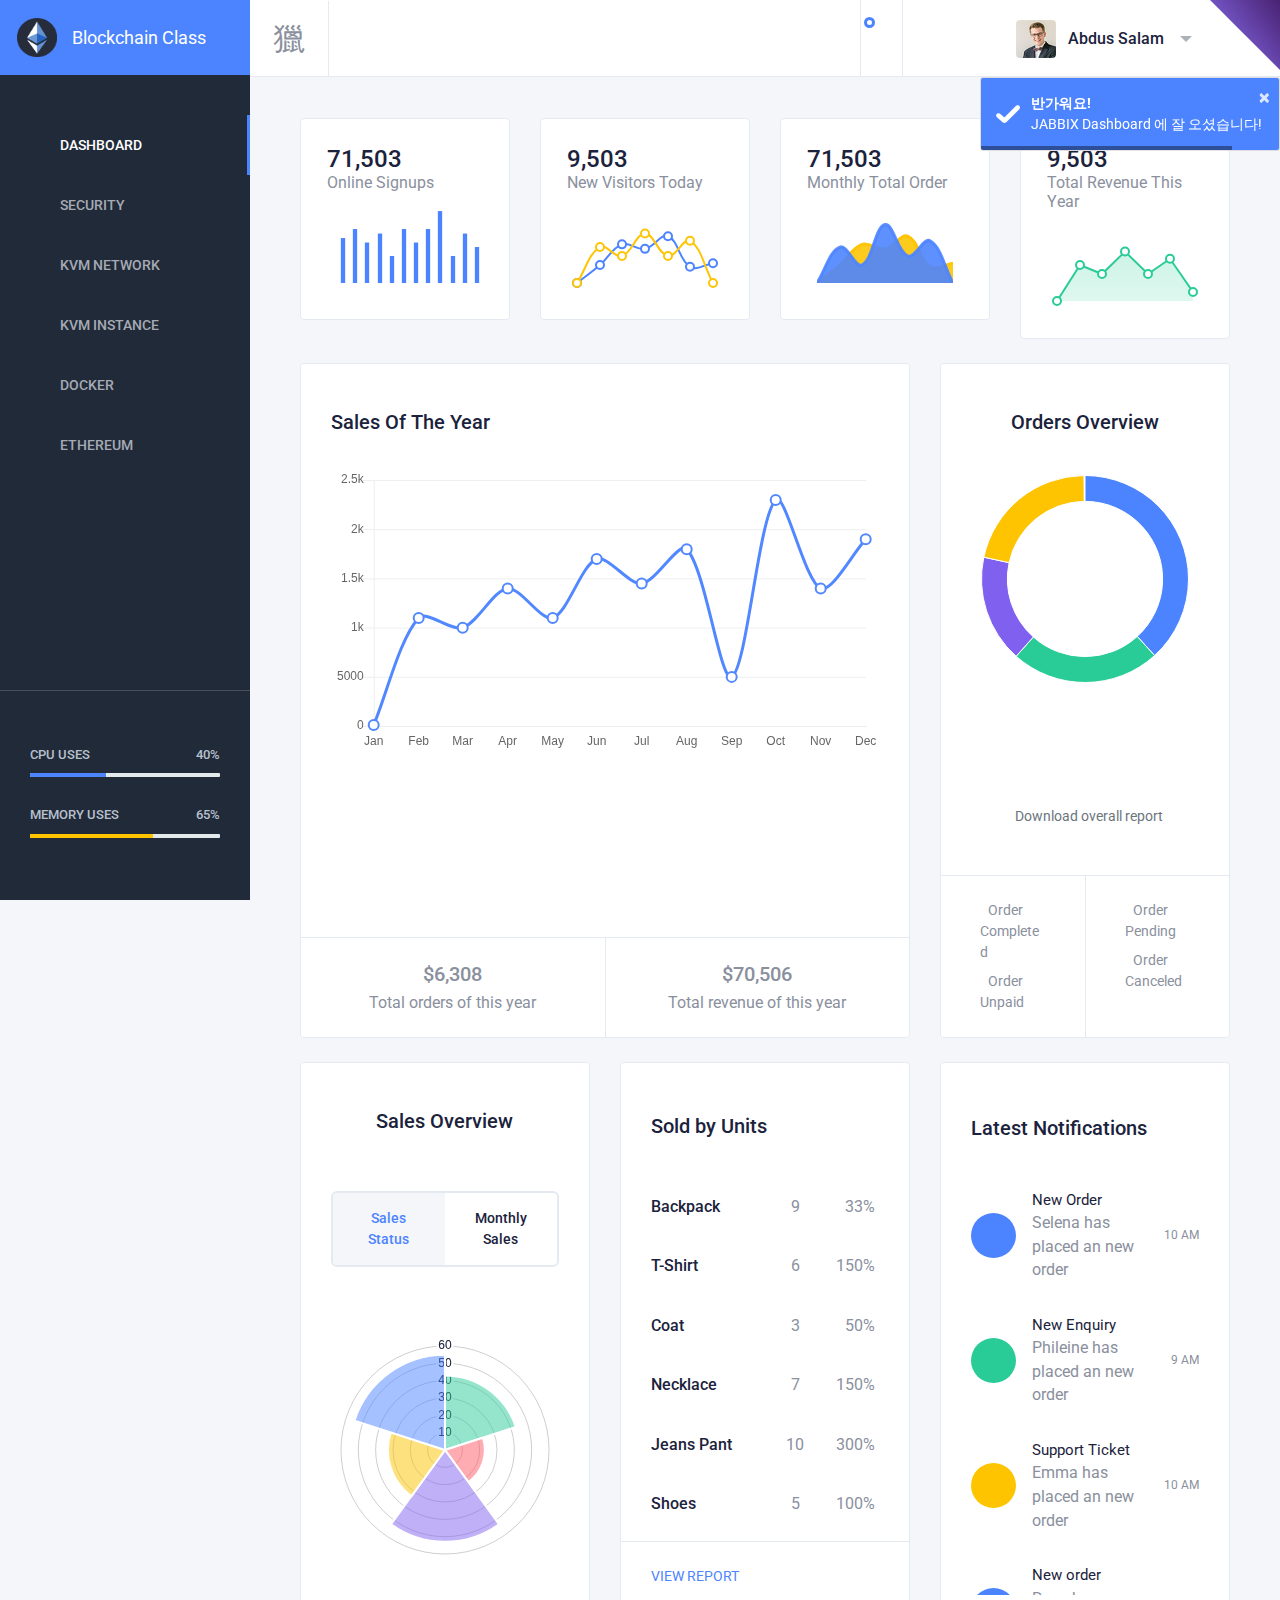
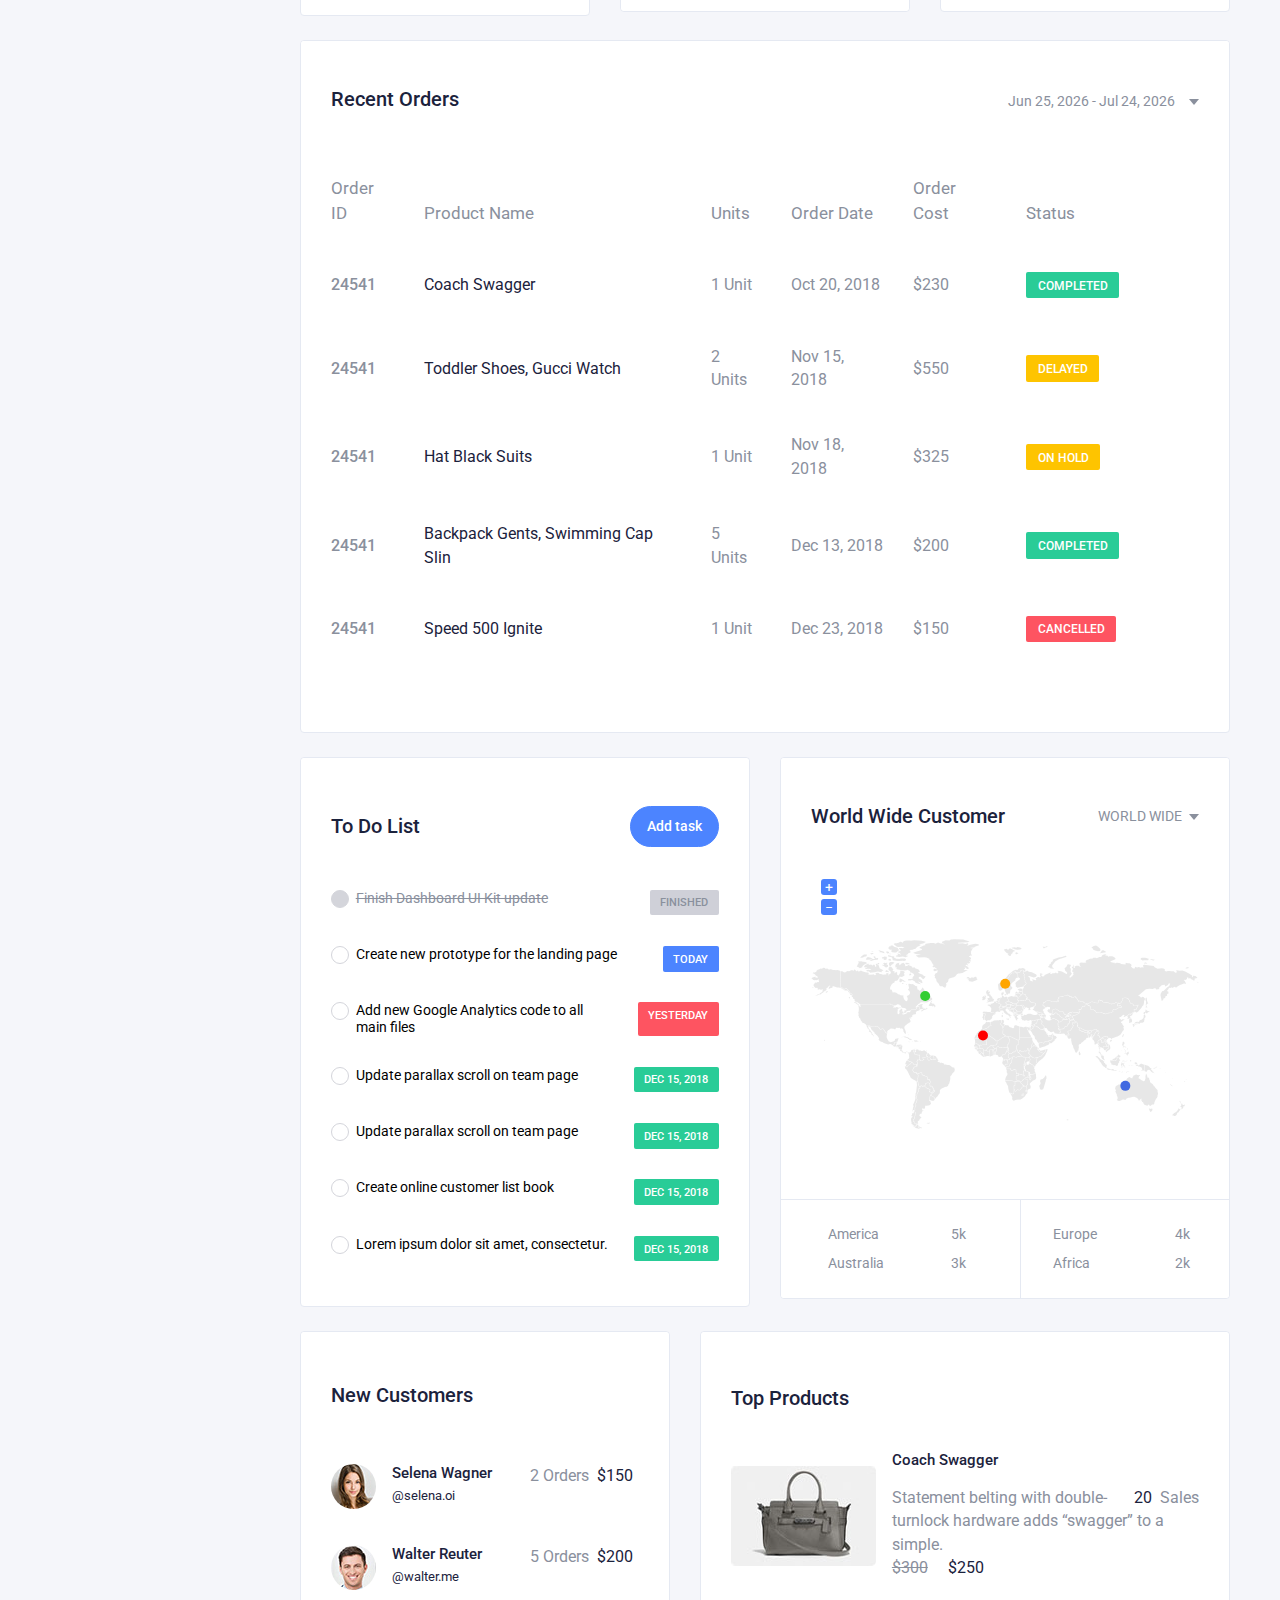
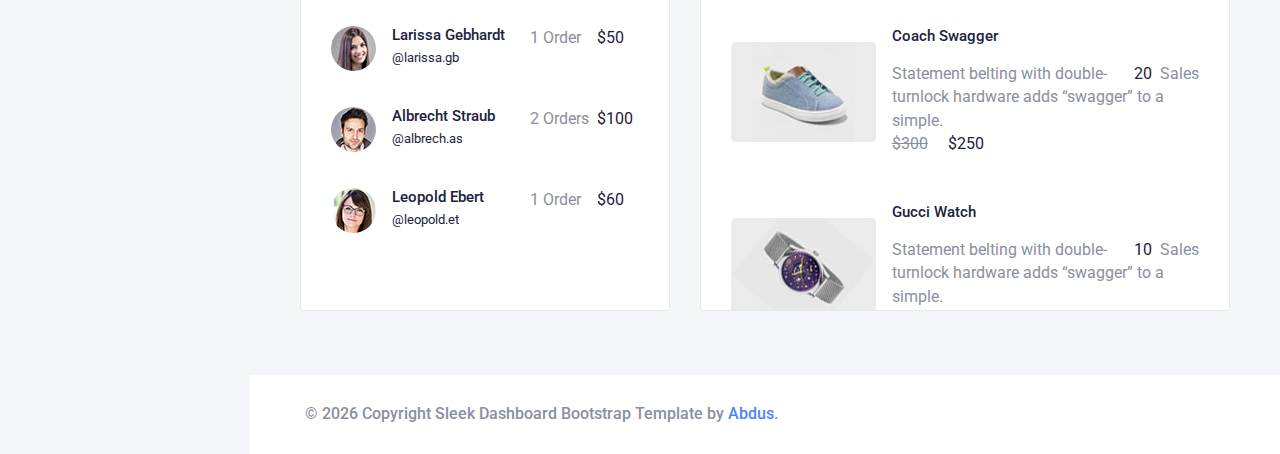
<file: index.html>
<!DOCTYPE html>
<html lang="en" dir="ltr">
<head>
  <meta charset="utf-8" />
  <meta http-equiv="X-UA-Compatible" content="IE=edge" />
  <meta name="viewport" content="width=device-width, initial-scale=1" />
  <meta name="description" content="Sleek Dashboard - Free Bootstrap 4 Admin Dashboard Template and UI Kit. It is very powerful bootstrap admin dashboard, which allows you to build products like admin panels, content management systems and CRMs etc.">


  <title>Blockchain Class</title>

  <!-- GOOGLE FONTS -->
  <link href="https://fonts.googleapis.com/css?family=Montserrat:400,500|Poppins:400,500,600,700|Roboto:400,500" rel="stylesheet" />
  <link href="https://cdn.materialdesignicons.com/4.4.95/css/materialdesignicons.min.css" rel="stylesheet" />


  <!-- PLUGINS CSS STYLE -->
  <link href="assets/plugins/nprogress/nprogress.css" rel="stylesheet" />

  
  
  <!-- No Extra plugin used -->
  
  
  
  <link href="assets/plugins/jvectormap/jquery-jvectormap-2.0.3.css" rel="stylesheet" />
  
  
  
  <link href="assets/plugins/daterangepicker/daterangepicker.css" rel="stylesheet" />
  
  
  
  <link href="assets/plugins/toastr/toastr.min.css" rel="stylesheet" />
  
  

  <!-- SLEEK CSS -->
  <link id="sleek-css" rel="stylesheet" href="assets/css/sleek.css" />

  <!-- FAVICON -->
  <link href="assets/img/logo.png" rel="shortcut icon" />

  

  <!--
    HTML5 shim and Respond.js for IE8 support of HTML5 elements and media queries
  -->
  <!-- WARNING: Respond.js doesn't work if you view the page via file:// -->
  <!--[if lt IE 9]>
    <script src="https://oss.maxcdn.com/html5shiv/3.7.2/html5shiv.min.js"></script>
    <script src="https://oss.maxcdn.com/respond/1.4.2/respond.min.js"></script>
  <![endif]-->
  <script src="assets/plugins/nprogress/nprogress.js"></script>





</head>


<body class="header-fixed sidebar-fixed sidebar-dark header-light" id="body">
  
  <script>
    NProgress.configure({ showSpinner: false });
    NProgress.start();
  </script>

  
  <div id="toaster"></div>


  <div class="wrapper">
    <!-- Github Link -->
    <a href="https://github.com/tafcoder/sleek-dashboard"  target="_blank" class="github-link">
      <svg width="70" height="70" viewBox="0 0 250 250" aria-hidden="true">
        <defs>
          <linearGradient id="grad1" x1="0%" y1="75%" x2="100%" y2="0%">
            <stop offset="0%" style="stop-color:#896def;stop-opacity:1" />
            <stop offset="100%" style="stop-color:#482271;stop-opacity:1" />
          </linearGradient>
        </defs>
        <path d="M 0,0 L115,115 L115,115 L142,142 L250,250 L250,0 Z" fill="url(#grad1)"></path>
      </svg>
      <i class="mdi mdi-github-circle"></i>
    </a>

            <!--
          ====================================
          ——— LEFT SIDEBAR WITH FOOTER
          =====================================
        -->
        <aside class="left-sidebar bg-sidebar">
          <div id="sidebar" class="sidebar sidebar-with-footer">
            <!-- Aplication Brand -->
            <div class="app-brand">
              <a href="index.html" title="Sleek Dashboard">
                <img src="assets/img/logo.png" width="40px">
                <span class="brand-name text-truncate">Blockchain Class</span>
              </a>
            </div>
            <!-- begin sidebar scrollbar -->
            <div class="sidebar-scrollbar">

              <!-- sidebar menu -->
              <ul class="nav sidebar-inner" id="sidebar-menu">
                

                
                  <li  class="has-sub active expand" >
                    <a class="sidenav-item-link" href="index.html">
                      <i class="mdi mdi-view-dashboard-outline"></i>
                      <span class="nav-text">Dashboard</span>
                    </a>
                  </li>
                

                

                
                  <li  class="has-sub" >
                    <a class="sidenav-item-link" href="javascript:void(0)" data-toggle="collapse" data-target="#security"
                      aria-expanded="false" aria-controls="security">
                      <i class="mdi mdi-security"></i>
                      <span class="nav-text">Security</span> <b class="caret"></b>
                    </a>
                    <ul  class="collapse"  id="security"
                      data-parent="#sidebar-menu">
                      <div class="sub-menu">
                        
                        
                          
                            <li >
                              <a class="sidenav-item-link" href="#">
                                <span class="nav-text">Squid Guard</span>
                                
                              </a>
                            </li>
                          
                        

                        
                        
                          
                            <li >
                              <a class="sidenav-item-link" href="#">
                                <span class="nav-text">Firewall</span>
                                
                              </a>
                            </li>

                          
                        

                        
                      </div>
                    </ul>
                  </li>

                  <li  class="has-sub" >
                    <a class="sidenav-item-link" href="javascript:void(0)" data-toggle="collapse" data-target="#kvm_network"
                      aria-expanded="false" aria-controls="kvm_network">
                      <i class="mdi mdi-access-point-network"></i>
                      <span class="nav-text">KVM NETWORK</span> <b class="caret"></b>
                    </a>
                    <ul  class="collapse"  id="kvm_network"
                      data-parent="#sidebar-menu">
                      <div class="sub-menu">
                        
                        
                          

                          
                        

                        
                        
                        <li  class="has-sub" >
                          <a class="sidenav-item-link" href="javascript:void(0)" data-toggle="collapse" data-target="#create_network"
                            aria-expanded="false" aria-controls="create_network">
                            <span class="nav-text">Create Network</span> <b class="caret"></b>
                          </a>
                          <ul  class="collapse"  id="create_network">
                            <div class="sub-menu">
                              
                              <li >
                                <a href="create_nat_network.html"><i class="mdi mdi-play"></i> NAT Network</a>
                              </li>
                              
                              <li >
                                <a href="create_iso_network.html"><i class="mdi mdi-play"></i> Isolated Network</a>
                              </li>
                              
                            </div>
                          </ul>
                        </li>



                        <li >
                          <a class="sidenav-item-link" href="view_network_list.php">
                            <span class="nav-text">View Network List</span>
                            
                          </a>
                        </li>
                        

                        
                        
                        
                        

                        
                      </div>
                    </ul>
                  </li>

                  <li  class="has-sub" >
                    <a class="sidenav-item-link" href="javascript:void(0)" data-toggle="collapse" data-target="#kvm_instance"
                      aria-expanded="false" aria-controls="kvm_instance">
                      <i class="mdi mdi-desktop-mac"></i>
                      <span class="nav-text">KVM INSTANCE</span> <b class="caret"></b>
                    </a>
                    <ul  class="collapse"  id="kvm_instance"
                      data-parent="#sidebar-menu">
                      <div class="sub-menu">
                        
                        
                          

                          
                        

                        
                        
                        <li  class="has-sub" >
                          <a class="sidenav-item-link" href="javascript:void(0)" data-toggle="collapse" data-target="#create_instance"
                            aria-expanded="false" aria-controls="create_instance">
                            <span class="nav-text">Create Instance</span> <b class="caret"></b>
                          </a>
                          <ul  class="collapse"  id="create_instance">
                            <div class="sub-menu">
                              
                              <li >
                                <a href="create_centos.php"><i class="mdi mdi-play"></i> CentOS Instance</a>
                              </li>
                              
                              <li >
                                <a href="settings_ubuntu.html"><i class="mdi mdi-play"></i> Ubuntu Instance</a>
                              </li>

                              <li >
                                <a href="settings_fedora.html"><i class="mdi mdi-play"></i> Fedora Instance</a>
                              </li>
                              
                            </div>
                          </ul>
                        </li>



                        <li >
                          <a class="sidenav-item-link" href="view_instance_list.php">
                            <span class="nav-text">View Instance List</span>
                            
                          </a>
                        </li>
                        

                        
                        
                        
                        

                        
                      </div>
                    </ul>
                  </li>

                  <li  class="has-sub" >
                    <a class="sidenav-item-link" href="javascript:void(0)" data-toggle="collapse" data-target="#docker"
                      aria-expanded="false" aria-controls="docker">
                      <i class="mdi mdi-docker"></i>
                      <span class="nav-text">DOCKER</span> <b class="caret"></b>
                    </a>
                    <ul  class="collapse"  id="docker"
                      data-parent="#sidebar-menu">
                      <div class="sub-menu">
                        
                        
                          

                          
                        

                        
                        
                        <li  class="has-sub" >
                          <a class="sidenav-item-link" href="javascript:void(0)" data-toggle="collapse" data-target="#create_instance"
                            aria-expanded="false" aria-controls="create_instance">
                            <span class="nav-text">Create Instance</span> <b class="caret"></b>
                          </a>
                          <ul  class="collapse"  id="create_instance">
                            <div class="sub-menu">
                              
                              <li >
                                <a href="sign-in.html"><i class="mdi mdi-play"></i> CentOS Instance</a>
                              </li>
                              
                              <li >
                                <a href="sign-up.html"><i class="mdi mdi-play"></i> Ubuntu Instance</a>
                              </li>

                              <li >
                                <a href="sign-up.html"><i class="mdi mdi-play"></i> Fedora Instance</a>
                              </li>
                              
                            </div>
                          </ul>
                        </li>



                        <li >
                          <a class="sidenav-item-link" href="user-profile.html">
                            <span class="nav-text">View Instance List</span>
                            
                          </a>
                        </li>
                        

                        
                        
                        
                        

                        
                      </div>
                    </ul>
                  </li>

                  <li  class="has-sub" >
                    <a class="sidenav-item-link" href="javascript:void(0)" data-toggle="collapse" data-target="#ethereum"
                      aria-expanded="false" aria-controls="ethereum">
                      <i class="mdi mdi-ethereum"></i>
                      <span class="nav-text">ETHEREUM</span> <b class="caret"></b>
                    </a>
                    <ul  class="collapse"  id="ethereum"
                      data-parent="#sidebar-menu">
                      <div class="sub-menu">
                        
                        
                          

                          
                        

                        
                        
                        <li  class="has-sub" >
                          <a class="sidenav-item-link" href="javascript:void(0)" data-toggle="collapse" data-target="#create_instance"
                            aria-expanded="false" aria-controls="create_instance">
                            <span class="nav-text">Create Instance</span> <b class="caret"></b>
                          </a>
                          <ul  class="collapse"  id="create_instance">
                            <div class="sub-menu">
                              
                              <li >
                                <a href="sign-in.html"><i class="mdi mdi-play"></i> CentOS Instance</a>
                              </li>
                              
                              <li >
                                <a href="sign-up.html"><i class="mdi mdi-play"></i> Ubuntu Instance</a>
                              </li>

                              <li >
                                <a href="sign-up.html"><i class="mdi mdi-play"></i> Fedora Instance</a>
                              </li>
                              
                            </div>
                          </ul>
                        </li>



                        <li >
                          <a class="sidenav-item-link" href="user-profile.html">
                            <span class="nav-text">View Instance List</span>
                            
                          </a>
                        </li>
                        


                      </div>
                    </ul>
                  </li>
                

                
              </ul>

            </div>

            <div class="sidebar-footer">
              <hr class="separator mb-0" />
              <div class="sidebar-footer-content">
                <h6 class="text-uppercase">
                  Cpu Uses <span class="float-right">40%</span>
                </h6>
                <div class="progress progress-xs">
                  <div
                    class="progress-bar active"
                    style="width: 40%;"
                    role="progressbar"
                  ></div>
                </div>
                <h6 class="text-uppercase">
                  Memory Uses <span class="float-right">65%</span>
                </h6>
                <div class="progress progress-xs">
                  <div
                    class="progress-bar progress-bar-warning"
                    style="width: 65%;"
                    role="progressbar"
                  ></div>
                </div>
              </div>
            </div>
          </div>
        </aside>


    <div class="page-wrapper">
                <!-- Header -->
          <header class="main-header " id="header">
            <nav class="navbar navbar-static-top navbar-expand-lg">
              <!-- Sidebar toggle button -->
              <button id="sidebar-toggler" class="sidebar-toggle">
                <span class="sr-only">Toggle navigation</span>
              </button>
              <!-- search form -->
              <div class="search-form d-none d-lg-inline-block">
                <div class="input-group">
                  <button type="button" name="search" id="search-btn" class="btn btn-flat">
                    <i class="mdi mdi-magnify"></i>
                  </button>
                  <input type="text" name="query" id="search-input" class="form-control" autocomplete="off" />
                </div>
                <div id="search-results-container">
                  <ul id="search-results"></ul>
                </div>
              </div>

              <div class="navbar-right ">
                <ul class="nav navbar-nav">
                  <li class="dropdown notifications-menu">
                    <button class="dropdown-toggle" data-toggle="dropdown">
                      <i class="mdi mdi-bell-outline"></i>
                    </button>
                    <ul class="dropdown-menu dropdown-menu-right">
                      <li class="dropdown-header">You have 5 notifications</li>
                      <li>
                        <a href="#">
                          <i class="mdi mdi-account-plus"></i> New user registered
                          <span class=" font-size-12 d-inline-block float-right"><i class="mdi mdi-clock-outline"></i> 10 AM</span>
                        </a>
                      </li>
                      <li>
                        <a href="#">
                          <i class="mdi mdi-account-remove"></i> User deleted
                          <span class=" font-size-12 d-inline-block float-right"><i class="mdi mdi-clock-outline"></i> 07 AM</span>
                        </a>
                      </li>
                      <li>
                        <a href="#">
                          <i class="mdi mdi-chart-areaspline"></i> Sales report is ready
                          <span class=" font-size-12 d-inline-block float-right"><i class="mdi mdi-clock-outline"></i> 12 PM</span>
                        </a>
                      </li>
                      <li>
                        <a href="#">
                          <i class="mdi mdi-account-supervisor"></i> New client
                          <span class=" font-size-12 d-inline-block float-right"><i class="mdi mdi-clock-outline"></i> 10 AM</span>
                        </a>
                      </li>
                      <li>
                        <a href="#">
                          <i class="mdi mdi-server-network-off"></i> Server overloaded
                          <span class=" font-size-12 d-inline-block float-right"><i class="mdi mdi-clock-outline"></i> 05 AM</span>
                        </a>
                      </li>
                      <li class="dropdown-footer">
                        <a class="text-center" href="#"> View All </a>
                      </li>
                    </ul>
                  </li>
                  <li class="right-sidebar-in right-sidebar-2-menu">
                    <i class="mdi mdi-settings mdi-spin"></i>
                  </li>
                  <!-- User Account -->
                  <li class="dropdown user-menu">
                    <button href="#" class="dropdown-toggle nav-link" data-toggle="dropdown">
                      <img src="assets/img/user/user.png" class="user-image" alt="User Image" />
                      <span class="d-none d-lg-inline-block">Abdus Salam</span>
                    </button>
                    <ul class="dropdown-menu dropdown-menu-right">
                      <!-- User image -->
                      <li class="dropdown-header">
                        <img src="assets/img/user/user.png" class="img-circle" alt="User Image" />
                        <div class="d-inline-block">
                          Abdus Salam <small class="pt-1">iamabdus@gmail.com</small>
                        </div>
                      </li>

                      <li>
                        <a href="user-profile.html">
                          <i class="mdi mdi-account"></i> My Profile
                        </a>
                      </li>
                      <li>
                        <a href="#">
                          <i class="mdi mdi-email"></i> Message
                        </a>
                      </li>
                      <li>
                        <a href="#"> <i class="mdi mdi-diamond-stone"></i> Projects </a>
                      </li>
                      <li class="right-sidebar-in">
                        <a href="javascript:0"> <i class="mdi mdi-settings"></i> Setting </a>
                      </li>

                      <li class="dropdown-footer">
                        <a href="index.html"> <i class="mdi mdi-logout"></i> Log Out </a>
                      </li>
                    </ul>
                  </li>
                </ul>
              </div>
            </nav>


          </header>


      <div class="content-wrapper">
        <div class="content">						 
                  <!-- Top Statistics -->
                  <div class="row">
                    <div class="col-xl-3 col-sm-6">
                      <div class="card card-mini mb-4">
                        <div class="card-body">
                          <h2 class="mb-1">71,503</h2>
                          <p>Online Signups</p>
                          <div class="chartjs-wrapper">
                            <canvas id="barChart"></canvas>
                          </div>
                        </div>
                      </div>
                    </div>
                    <div class="col-xl-3 col-sm-6">
                      <div class="card card-mini  mb-4">
                        <div class="card-body">
                          <h2 class="mb-1">9,503</h2>
                          <p>New Visitors Today</p>
                          <div class="chartjs-wrapper">
                            <canvas id="dual-line"></canvas>
                          </div>
                        </div>
                      </div>
                    </div>
                    <div class="col-xl-3 col-sm-6">
                      <div class="card card-mini mb-4">
                        <div class="card-body">
                          <h2 class="mb-1">71,503</h2>
                          <p>Monthly Total Order</p>
                          <div class="chartjs-wrapper">
                            <canvas id="area-chart"></canvas>
                          </div>
                        </div>
                      </div>
                    </div>
                    <div class="col-xl-3 col-sm-6">
                      <div class="card card-mini mb-4">
                        <div class="card-body">
                          <h2 class="mb-1">9,503</h2>
                          <p>Total Revenue This Year</p>
                          <div class="chartjs-wrapper">
                            <canvas id="line"></canvas>
                          </div>
                        </div>
                      </div>
                    </div>
                  </div>


						<div class="row">
							<div class="col-xl-8 col-md-12">
                      <!-- Sales Graph -->
                      <div class="card card-default" data-scroll-height="675">
                        <div class="card-header">
                          <h2>Sales Of The Year</h2>
                        </div>
                        <div class="card-body">
                          <canvas id="linechart" class="chartjs"></canvas>
                        </div>
                        <div class="card-footer d-flex flex-wrap bg-white p-0">
                          <div class="col-6 px-0">
                            <div class="text-center p-4">
                              <h4>$6,308</h4>
                              <p class="mt-2">Total orders of this year</p>
                            </div>
                          </div>
                          <div class="col-6 px-0">
                            <div class="text-center p-4 border-left">
                              <h4>$70,506</h4>
                              <p class="mt-2">Total revenue of this year</p>
                            </div>
                          </div>
                        </div>
                      </div>
</div>
							<div class="col-xl-4 col-md-12">
                  <!-- Doughnut Chart -->
                  <div class="card card-default" data-scroll-height="675">
                    <div class="card-header justify-content-center">
                      <h2>Orders Overview</h2>
                    </div>
                    <div class="card-body" >
                      <canvas id="doChart" ></canvas>
                    </div>
                    <a href="#" class="pb-5 d-block text-center text-muted"><i class="mdi mdi-download mr-2"></i> Download overall report</a>
                    <div class="card-footer d-flex flex-wrap bg-white p-0">
                      <div class="col-6">
                        <div class="py-4 px-4">
                          <ul class="d-flex flex-column justify-content-between">
                            <li class="mb-2"><i class="mdi mdi-checkbox-blank-circle-outline mr-2" style="color: #4c84ff"></i>Order Completed</li>
                            <li><i class="mdi mdi-checkbox-blank-circle-outline mr-2" style="color: #80e1c1 "></i>Order Unpaid</li>
                          </ul>
                        </div>
                      </div>
                      <div class="col-6 border-left">
                        <div class="py-4 px-4 ">
                          <ul class="d-flex flex-column justify-content-between">
                            <li class="mb-2"><i class="mdi mdi-checkbox-blank-circle-outline mr-2" style="color: #8061ef"></i>Order Pending</li>
                            <li><i class="mdi mdi-checkbox-blank-circle-outline mr-2" style="color: #ffa128"></i>Order Canceled</li>
                          </ul>
                        </div>
                      </div>
                    </div>
                  </div>
</div>
						</div>

						<div class="row">
							<div class="col-xl-4 col-lg-6 col-12">
								
                  <!-- Polar and Radar Chart -->
                  <div class="card card-default">
                    <div class="card-header justify-content-center">
                      <h2>Sales Overview</h2>
                    </div>
                    <div class="card-body pt-0">
                      <ul class="nav nav-pills mb-5 mt-5 nav-style-fill nav-justified" id="pills-tab" role="tablist">
                        <li class="nav-item">
                          <a class="nav-link active" id="pills-home-tab" data-toggle="pill" href="#pills-home" role="tab" aria-controls="pills-home" aria-selected="true">Sales Status</a>
                        </li>
                        <li class="nav-item">
                          <a class="nav-link" id="pills-profile-tab" data-toggle="pill" href="#pills-profile" role="tab" aria-controls="pills-profile" aria-selected="false">Monthly Sales</a>
                        </li>
                      </ul>
                      <div class="tab-content" id="pills-tabContent">
                        <div class="tab-pane fade show active" id="pills-home" role="tabpanel" aria-labelledby="pills-home-tab">
                          <canvas id="polar"></canvas>
                        </div>
                        <div class="tab-pane fade" id="pills-profile" role="tabpanel" aria-labelledby="pills-profile-tab">
                          <canvas id="radar"></canvas>
                        </div>
                      </div>
                    </div>
                  </div>

							</div>
							<div class="col-xl-4 col-lg-6 col-12"> 
                  <!-- Top Sell Table -->
                  <div class="card card-table-border-none" data-scroll-height="550">
                    <div class="card-header justify-content-between">
                      <h2>Sold by Units</h2>
                      <div>
                          <button class="text-black-50 mr-2 font-size-20"><i class="mdi mdi-cached"></i></button>
                          <div class="dropdown show d-inline-block widget-dropdown">
                              <a class="dropdown-toggle icon-burger-mini" href="#" role="button" id="dropdown-units" data-toggle="dropdown" aria-haspopup="true" aria-expanded="false" data-display="static"></a>
                              <ul class="dropdown-menu dropdown-menu-right" aria-labelledby="dropdown-units">
                                <li class="dropdown-item"><a  href="#">Action</a></li>
                                <li class="dropdown-item"><a  href="#">Another action</a></li>
                                <li class="dropdown-item"><a  href="#">Something else here</a></li>
                              </ul>
                            </div>
                      </div>
                    </div>
                    <div class="card-body slim-scroll py-0">
                      <table class="table ">
                        <tbody>
                          <tr>
                            <td class="text-dark">Backpack</td>
                            <td class="text-center">9</td>
                            <td class="text-right">33% <i class="mdi mdi-arrow-up-bold text-success pl-1 font-size-12"></i> </td>
                          </tr>
                          <tr>
                            <td class="text-dark">T-Shirt</td>
                            <td class="text-center">6</td>
                            <td class="text-right">150% <i class="mdi mdi-arrow-up-bold text-success pl-1 font-size-12"></i> </td>
                          </tr>
                          <tr>
                            <td class="text-dark">Coat</td>
                            <td class="text-center">3</td>
                            <td class="text-right">50% <i class="mdi mdi-arrow-up-bold text-success pl-1 font-size-12"></i> </td>
                          </tr>
                          <tr>
                            <td class="text-dark">Necklace</td>
                            <td class="text-center">7</td>
                            <td class="text-right">150% <i class="mdi mdi-arrow-up-bold text-success pl-1 font-size-12"></i> </td>
                          </tr>
                          <tr>
                            <td class="text-dark">Jeans Pant</td>
                            <td class="text-center">10</td>
                            <td class="text-right">300% <i class="mdi mdi-arrow-down-bold text-danger pl-1 font-size-12"></i> </td>
                          </tr>
                          <tr>
                            <td class="text-dark">Shoes</td>
                            <td class="text-center">5</td>
                            <td class="text-right">100% <i class="mdi mdi-arrow-up-bold text-success pl-1 font-size-12"></i> </td>
                          </tr>
                          <tr>
                            <td class="text-dark">T-Shirt</td>
                            <td class="text-center">6</td>
                            <td class="text-right">150% <i class="mdi mdi-arrow-up-bold text-success pl-1 font-size-12"></i> </td>
                          </tr>
                        </tbody>
                      </table>

                    </div>
                    <div class="card-footer bg-white py-4">
                      <a href="#" class="btn-link py-3 text-uppercase">View Report</a>
                    </div>
                  </div>
</div>
							<div class="col-xl-4 col-12">
                        <!-- Notification Table -->
                        <div class="card card-default" data-scroll-height="550">
                          <div class="card-header justify-content-between ">
                            <h2>Latest Notifications</h2>
                            <div>
                                <button class="text-black-50 mr-2 font-size-20"><i class="mdi mdi-cached"></i></button>
                                <div class="dropdown show d-inline-block widget-dropdown">
                                    <a class="dropdown-toggle icon-burger-mini" href="#" role="button" id="dropdown-notification" data-toggle="dropdown" aria-haspopup="true" aria-expanded="false" data-display="static"></a>
                                    <ul class="dropdown-menu dropdown-menu-right" aria-labelledby="dropdown-notification">
                                      <li class="dropdown-item"><a  href="#">Action</a></li>
                                      <li class="dropdown-item"><a  href="#">Another action</a></li>
                                      <li class="dropdown-item"><a  href="#">Something else here</a></li>
                                    </ul>
                                  </div>
                            </div>

                          </div>
                          <div class="card-body slim-scroll">
                            <div class="media pb-3 align-items-center justify-content-between">
                              <div class="d-flex rounded-circle align-items-center justify-content-center mr-3 media-icon iconbox-45 bg-primary text-white">
                                <i class="mdi mdi-cart-outline font-size-20"></i>
                              </div>
                              <div class="media-body pr-3 ">
                                <a class="mt-0 mb-1 font-size-15 text-dark" href="#">New Order</a>
                                <p >Selena has placed an new order</p>
                              </div>
                              <span class=" font-size-12 d-inline-block"><i class="mdi mdi-clock-outline"></i> 10 AM</span>
                            </div>

                            <div class="media py-3 align-items-center justify-content-between">
                              <div class="d-flex rounded-circle align-items-center justify-content-center mr-3 media-icon iconbox-45 bg-success text-white">
                                <i class="mdi mdi-email-outline font-size-20"></i>
                              </div>
                              <div class="media-body pr-3">
                                <a class="mt-0 mb-1 font-size-15 text-dark" href="#">New Enquiry</a>
                                <p >Phileine has placed an new order</p>
                              </div>
                              <span class=" font-size-12 d-inline-block"><i class="mdi mdi-clock-outline"></i> 9 AM</span>
                            </div>


                            <div class="media py-3 align-items-center justify-content-between">
                              <div class="d-flex rounded-circle align-items-center justify-content-center mr-3 media-icon iconbox-45 bg-warning text-white">
                                <i class="mdi mdi-stack-exchange font-size-20"></i>
                              </div>
                              <div class="media-body pr-3">
                                <a class="mt-0 mb-1 font-size-15 text-dark" href="#">Support Ticket</a>
                                <p >Emma has placed an new order</p>
                              </div>
                              <span class=" font-size-12 d-inline-block"><i class="mdi mdi-clock-outline"></i> 10 AM</span>
                            </div>

                            <div class="media py-3 align-items-center justify-content-between">
                              <div class="d-flex rounded-circle align-items-center justify-content-center mr-3 media-icon iconbox-45 bg-primary text-white">
                                <i class="mdi mdi-cart-outline font-size-20"></i>
                              </div>
                              <div class="media-body pr-3">
                                <a class="mt-0 mb-1 font-size-15 text-dark" href="#">New order</a>
                                <p >Ryan has placed an new order</p>
                              </div>
                              <span class=" font-size-12 d-inline-block"><i class="mdi mdi-clock-outline"></i> 10 AM</span>
                            </div>

                            <div class="media py-3 align-items-center justify-content-between">
                              <div class="d-flex rounded-circle align-items-center justify-content-center mr-3 media-icon iconbox-45 bg-info text-white">
                                <i class="mdi mdi-calendar-blank font-size-20"></i>
                              </div>
                              <div class="media-body pr-3">
                                <a class="mt-0 mb-1 font-size-15 text-dark" href="">Comapny Meetup</a>
                                <p >Phileine has placed an new order</p>
                              </div>
                              <span class=" font-size-12 d-inline-block"><i class="mdi mdi-clock-outline"></i> 10 AM</span>
                            </div>

                            <div class="media py-3 align-items-center justify-content-between">
                              <div class="d-flex rounded-circle align-items-center justify-content-center mr-3 media-icon iconbox-45 bg-warning text-white">
                                <i class="mdi mdi-stack-exchange font-size-20"></i>
                              </div>
                              <div class="media-body pr-3">
                                <a class="mt-0 mb-1 font-size-15 text-dark" href="#">Support Ticket</a>
                                <p >Emma has placed an new order</p>
                              </div>
                              <span class=" font-size-12 d-inline-block"><i class="mdi mdi-clock-outline"></i> 10 AM</span>
                            </div>

                            <div class="media py-3 align-items-center justify-content-between">
                              <div class="d-flex rounded-circle align-items-center justify-content-center mr-3 media-icon iconbox-45 bg-success text-white">
                                <i class="mdi mdi-email-outline font-size-20"></i>
                              </div>
                              <div class="media-body pr-3">
                                <a class="mt-0 mb-1 font-size-15 text-dark" href="#">New Enquiry</a>
                                <p >Phileine has placed an new order</p>
                              </div>
                              <span class=" font-size-12 d-inline-block"><i class="mdi mdi-clock-outline"></i> 9 AM</span>
                            </div>

                          </div>
                          <div class="mt-3"></div>
                        </div>
</div>
						</div>

						<div class="row">
							<div class="col-12"> 
                  <!-- Recent Order Table -->
                  <div class="card card-table-border-none" id="recent-orders">
                    <div class="card-header justify-content-between">
                      <h2>Recent Orders</h2>
                      <div class="date-range-report ">
                        <span></span>
                      </div>
                    </div>
                    <div class="card-body pt-0 pb-5">
                      <table class="table card-table table-responsive table-responsive-large" style="width:100%">
                        <thead>
                          <tr>
                            <th>Order ID</th>
                            <th>Product Name</th>
                            <th class="d-none d-lg-table-cell">Units</th>
                            <th class="d-none d-lg-table-cell">Order Date</th>
                            <th class="d-none d-lg-table-cell">Order Cost</th>
                            <th>Status</th>
                            <th></th>
                          </tr>
                        </thead>
                        <tbody>
                          <tr>
                            <td >24541</td>
                            <td >
                              <a class="text-dark" href=""> Coach Swagger</a>
                            </td>
                            <td class="d-none d-lg-table-cell">1 Unit</td>
                            <td class="d-none d-lg-table-cell">Oct 20, 2018</td>
                            <td class="d-none d-lg-table-cell">$230</td>
                            <td >
                              <span class="badge badge-success">Completed</span>
                            </td>
                            <td class="text-right">
                              <div class="dropdown show d-inline-block widget-dropdown">
                                <a class="dropdown-toggle icon-burger-mini" href="" role="button" id="dropdown-recent-order1" data-toggle="dropdown" aria-haspopup="true" aria-expanded="false" data-display="static"></a>
                                <ul class="dropdown-menu dropdown-menu-right" aria-labelledby="dropdown-recent-order1">
                                  <li class="dropdown-item">
                                    <a href="#">View</a>
                                  </li>
                                  <li class="dropdown-item">
                                    <a href="#">Remove</a>
                                  </li>
                                </ul>
                              </div>
                            </td>
                          </tr>
                          <tr>
                            <td >24541</td>
                            <td >
                              <a class="text-dark" href=""> Toddler Shoes, Gucci Watch</a>
                            </td>
                            <td class="d-none d-lg-table-cell">2 Units</td>
                            <td class="d-none d-lg-table-cell">Nov 15, 2018</td>
                            <td class="d-none d-lg-table-cell">$550</td>
                            <td >
                              <span class="badge badge-warning">Delayed</span>
                            </td>
                            <td class="text-right">
                              <div class="dropdown show d-inline-block widget-dropdown">
                                <a class="dropdown-toggle icon-burger-mini" href="#" role="button" id="dropdown-recent-order2" data-toggle="dropdown" aria-haspopup="true" aria-expanded="false" data-display="static"></a>
                                <ul class="dropdown-menu dropdown-menu-right" aria-labelledby="dropdown-recent-order2">
                                  <li class="dropdown-item">
                                    <a href="#">View</a>
                                  </li>
                                  <li class="dropdown-item">
                                    <a href="#">Remove</a>
                                  </li>
                                </ul>
                              </div>
                            </td>
                          </tr>
                          <tr>
                            <td >24541</td>
                            <td >
                              <a class="text-dark" href=""> Hat Black Suits</a>
                            </td>
                            <td class="d-none d-lg-table-cell">1 Unit</td>
                            <td class="d-none d-lg-table-cell">Nov 18, 2018</td>
                            <td class="d-none d-lg-table-cell">$325</td>
                            <td >
                              <span class="badge badge-warning">On Hold</span>
                            </td>
                            <td class="text-right">
                              <div class="dropdown show d-inline-block widget-dropdown">
                                <a class="dropdown-toggle icon-burger-mini" href="#" role="button" id="dropdown-recent-order3" data-toggle="dropdown" aria-haspopup="true"
                                  aria-expanded="false" data-display="static"></a>
                                <ul class="dropdown-menu dropdown-menu-right" aria-labelledby="dropdown-recent-order3">
                                  <li class="dropdown-item">
                                    <a href="#">View</a>
                                  </li>
                                  <li class="dropdown-item">
                                    <a href="#">Remove</a>
                                  </li>
                                </ul>
                              </div>
                            </td>
                          </tr>
                          <tr>
                            <td >24541</td>
                            <td >
                              <a class="text-dark" href=""> Backpack Gents, Swimming Cap Slin</a>
                            </td>
                            <td class="d-none d-lg-table-cell">5 Units</td>
                            <td class="d-none d-lg-table-cell">Dec 13, 2018</td>
                            <td class="d-none d-lg-table-cell">$200</td>
                            <td >
                              <span class="badge badge-success">Completed</span>
                            </td>
                            <td class="text-right">
                              <div class="dropdown show d-inline-block widget-dropdown">
                                <a class="dropdown-toggle icon-burger-mini" href="#" role="button" id="dropdown-recent-order4" data-toggle="dropdown" aria-haspopup="true" aria-expanded="false" data-display="static"></a>
                                <ul class="dropdown-menu dropdown-menu-right" aria-labelledby="dropdown-recent-order4">
                                  <li class="dropdown-item">
                                    <a href="#">View</a>
                                  </li>
                                  <li class="dropdown-item">
                                    <a href="#">Remove</a>
                                  </li>
                                </ul>
                              </div>
                            </td>
                          </tr>
                          <tr>
                            <td >24541</td>
                            <td >
                              <a class="text-dark" href=""> Speed 500 Ignite</a>
                            </td>
                            <td class="d-none d-lg-table-cell">1 Unit</td>
                            <td class="d-none d-lg-table-cell">Dec 23, 2018</td>
                            <td class="d-none d-lg-table-cell">$150</td>
                            <td >
                              <span class="badge badge-danger">Cancelled</span>
                            </td>
                            <td class="text-right">
                              <div class="dropdown show d-inline-block widget-dropdown">
                                <a class="dropdown-toggle icon-burger-mini" href="#" role="button" id="dropdown-recent-order5" data-toggle="dropdown" aria-haspopup="true"
                                  aria-expanded="false" data-display="static"></a>
                                <ul class="dropdown-menu dropdown-menu-right" aria-labelledby="dropdown-recent-order5">
                                  <li class="dropdown-item">
                                    <a href="#">View</a>
                                  </li>
                                  <li class="dropdown-item">
                                    <a href="#">Remove</a>
                                  </li>
                                </ul>
                              </div>
                            </td>
                          </tr>
                        </tbody>
                      </table>
                    </div>
                  </div>
</div>
						</div>

						<div class="row">
							<div class="col-xl-6"> 
                  <!-- To Do list -->
                  <div class="card card-default todo-table" id="todo" data-scroll-height="550">
                    <div class="card-header justify-content-between">
                      <h2>To Do List</h2>
                      <a class="btn btn-primary btn-pill" id="add-task" href="#" role="button"> Add task </a>
                    </div>
                    <div class="card-body slim-scroll">
                      <div class="todo-single-item d-none" id="todo-input">
                        <form >
                          <div class="form-group">
                            <input type="text" class="form-control" placeholder="Enter Todo" autofocus>
                          </div>
                        </form>
                      </div>
                      <div class="todo-list" id="todo-list">
                        <div class="todo-single-item d-flex flex-row justify-content-between finished">
                          <i class="mdi"></i>
                          <span >Finish Dashboard UI Kit update</span>
                          <span class="badge badge-primary">Finished</span>
                        </div>
                        <div class="todo-single-item d-flex flex-row justify-content-between current">
                          <i class="mdi"></i>
                          <span >Create new prototype for the landing page</span>
                          <span class="badge badge-primary">Today</span>
                        </div>
                        <div class="todo-single-item d-flex flex-row justify-content-between ">
                          <i class="mdi"></i>
                          <span > Add new Google Analytics code to all main files </span>
                          <span class="badge badge-danger">Yesterday</span>
                        </div>

                        <div class="todo-single-item d-flex flex-row justify-content-between ">
                          <i class="mdi"></i>
                          <span >Update parallax scroll on team page</span>
                          <span class="badge badge-success">Dec 15, 2018</span>
                        </div>

                        <div class="todo-single-item d-flex flex-row justify-content-between ">
                          <i class="mdi"></i>
                          <span >Update parallax scroll on team page</span>
                          <span class="badge badge-success">Dec 15, 2018</span>
                        </div>
                        <div class="todo-single-item d-flex flex-row justify-content-between ">
                          <i class="mdi"></i>
                          <span >Create online customer list book</span>
                          <span class="badge badge-success">Dec 15, 2018</span>
                        </div>
                        <div class="todo-single-item d-flex flex-row justify-content-between ">
                          <i class="mdi"></i>
                          <span >Lorem ipsum dolor sit amet, consectetur.</span>
                          <span class="badge badge-success">Dec 15, 2018</span>
                        </div>

                        <div class="todo-single-item d-flex flex-row justify-content-between mb-1">
                          <i class="mdi"></i>
                          <span >Update parallax scroll on team page</span>
                          <span class="badge badge-success">Dec 15, 2018</span>
                        </div>
                      </div>
                    </div>
                    <div class="mt-3"></div>
                  </div>
</div>
							<div class="col-xl-6">
                  <!-- area chart -->
                  <div class="card card-default" >
                    <div class="card-header d-block d-md-flex justify-content-between">
                      <h2>World Wide Customer </h2>
                      <div class="dropdown show d-inline-block widget-dropdown ml-auto">
                        <a class="dropdown-toggle" href="#" role="button" id="world-dropdown" data-toggle="dropdown" aria-haspopup="true" aria-expanded="false" data-display="static">
                          World Wide
                        </a>
                        <ul class="dropdown-menu dropdown-menu-right" aria-labelledby="world-dropdown">
                          <li class="dropdown-item"><a href="#">Continetal chart</a></li>
                          <li class="dropdown-item"><a href="#">Sub-continental</a></li>
                        </ul>
                      </div>
                    </div>
                    <div class="card-body vector-map-world">
                      <div id="world" style="height: 100%; width: 100%;"></div>
                    </div>
                    <div class="card-footer d-flex flex-wrap bg-white p-0">
                      <div class="col-6">
                        <div class="p-4">
                          <ul class="d-flex flex-column justify-content-between">
                            <li class="mb-2"><i class="mdi mdi-checkbox-blank-circle-outline mr-2" style="color: #29cc97"></i>America <span class="float-right">5k</span></li>
                            <li><i class="mdi mdi-checkbox-blank-circle-outline mr-2" style="color: #4c84ff "></i>Australia <span class="float-right">3k</span></li>
                          </ul>
                        </div>
                      </div>
                      <div class="col-6">
                        <div class="p-4 border-left">
                          <ul class="d-flex flex-column justify-content-between">
                            <li class="mb-2"><i class="mdi mdi-checkbox-blank-circle-outline mr-2" style="color: #ffa128"></i>Europe <span class="float-right">4k</span></li>
                            <li><i class="mdi mdi-checkbox-blank-circle-outline mr-2" style="color: #fe5461"></i>Africa <span class="float-right">2k</span></li>
                          </ul>
                        </div>
                      </div>
                    </div>
                  </div>
</div>
						</div>

						<div class="row">
							<div class="col-xl-5">
                  <!-- New Customers -->
                  <div class="card card-table-border-none"  data-scroll-height="580">
                    <div class="card-header justify-content-between ">
                      <h2>New Customers</h2>
                      <div>
                          <button class="text-black-50 mr-2 font-size-20">
                            <i class="mdi mdi-cached"></i>
                          </button>
                          <div class="dropdown show d-inline-block widget-dropdown">
                              <a class="dropdown-toggle icon-burger-mini" href="#" role="button" id="dropdown-customar"  data-toggle="dropdown" aria-haspopup="true" aria-expanded="false" data-display="static">
                              </a>
                              <ul class="dropdown-menu dropdown-menu-right" aria-labelledby="dropdown-customar">
                                <li class="dropdown-item"><a  href="#">Action</a></li>
                                <li class="dropdown-item"><a  href="#">Another action</a></li>
                                <li class="dropdown-item"><a  href="#">Something else here</a></li>
                              </ul>
                            </div>
                      </div>
                    </div>
                    <div class="card-body pt-0">
                      <table class="table ">
                        <tbody>
                          <tr>
                            <td >
                              <div class="media">
                                <div class="media-image mr-3 rounded-circle">
                                  <a href="profile.html"><img class="rounded-circle w-45" src="assets/img/user/u1.jpg" alt="customer image"></a>
                                </div>
                                <div class="media-body align-self-center">
                                  <a href="profile.html"><h6 class="mt-0 text-dark font-weight-medium">Selena Wagner</h6></a>
                                  <small>@selena.oi</small>
                                </div>
                              </div>
                            </td>
                            <td >2 Orders</td>
                            <td class="text-dark d-none d-md-block">$150</td>
                          </tr>
                          <tr>
                            <td >
                              <div class="media">
                                <div class="media-image mr-3 rounded-circle">
                                  <a href="profile.html"><img class="rounded-circle w-45" src="assets/img/user/u2.jpg" alt="customer image"></a>
                                </div>
                                <div class="media-body align-self-center">
                                  <a href="profile.html"><h6 class="mt-0 text-dark font-weight-medium">Walter Reuter</h6></a>
                                  <small>@walter.me</small>
                                </div>
                              </div>
                            </td>
                            <td >5 Orders</td>
                            <td class="text-dark d-none d-md-block">$200</td>
                          </tr>
                          <tr>
                            <td >
                              <div class="media">
                                <div class="media-image mr-3 rounded-circle">
                                  <a href="profile.html"><img class="rounded-circle w-45" src="assets/img/user/u3.jpg" alt="customer image"></a>
                                </div>
                                <div class="media-body align-self-center">
                                  <a href="profile.html"><h6 class="mt-0 text-dark font-weight-medium">Larissa Gebhardt</h6></a>
                                  <small>@larissa.gb</small>
                                </div>
                              </div>
                            </td>
                            <td >1 Order</td>
                            <td class="text-dark d-none d-md-block">$50</td>
                          </tr>
                          <tr>
                            <td >
                              <div class="media">
                                <div class="media-image mr-3 rounded-circle">
                                  <a href="profile.html"><img class="rounded-circle w-45" src="assets/img/user/u4.jpg" alt="customer image"></a>
                                </div>
                                <div class="media-body align-self-center">
                                  <a href="profile.html"><h6 class="mt-0 text-dark font-weight-medium">Albrecht Straub</h6></a>
                                  <small>@albrech.as</small>
                                </div>
                              </div>
                            </td>
                            <td >2 Orders</td>
                            <td class="text-dark d-none d-md-block">$100</td>
                          </tr>
                          <tr>
                            <td >
                              <div class="media">
                                <div class="media-image mr-3 rounded-circle">
                                  <a href="profile.html"><img class="rounded-circle w-45" src="assets/img/user/u5.jpg" alt="customer image"></a>
                                </div>
                                <div class="media-body align-self-center">
                                  <a href="profile.html"><h6 class="mt-0 text-dark font-weight-medium">Leopold Ebert</h6></a>
                                  <small>@leopold.et</small>
                                </div>
                              </div>
                            </td>
                            <td >1 Order</td>
                            <td class="text-dark d-none d-md-block">$60</td>
                          </tr>
                        </tbody>
                      </table>
                    </div>
                  </div>
</div>
							<div class="col-xl-7">
                  <!-- Top Products -->
                  <div class="card card-default" data-scroll-height="580">
                    <div class="card-header justify-content-between mb-4">
                      <h2>Top Products</h2>
                      <div>
                          <button class="text-black-50 mr-2 font-size-20"><i class="mdi mdi-cached"></i></button>
                          <div class="dropdown show d-inline-block widget-dropdown">
                              <a class="dropdown-toggle icon-burger-mini" href="#" role="button" id="dropdown-product" data-toggle="dropdown" aria-haspopup="true" aria-expanded="false" data-display="static">
                              </a>
                              <ul class="dropdown-menu dropdown-menu-right" aria-labelledby="dropdown-product">
                                <li class="dropdown-item"><a  href="#">Update Data</a></li>
                                <li class="dropdown-item"><a  href="#">Detailed Log</a></li>
                                <li class="dropdown-item"><a  href="#">Statistics</a></li>
                                <li class="dropdown-item"><a  href="#">Clear Data</a></li>
                              </ul>
                            </div>
                      </div>

                    </div>
                    <div class="card-body py-0">
                      <div class="media d-flex mb-5">
                        <div class="media-image align-self-center mr-3 rounded">
                          <a href="#"><img src="assets/img/products/p1.jpg" alt="customer image"></a>
                        </div>
                        <div class="media-body align-self-center">
                          <a href="#"><h6 class="mb-3 text-dark font-weight-medium"> Coach Swagger</h6></a>
                          <p class="float-md-right"><span class="text-dark mr-2">20</span>Sales</p>
                          <p class="d-none d-md-block">Statement belting with double-turnlock hardware adds “swagger” to a simple.</p>
                          <p class="mb-0">
                            <del>$300</del>
                            <span class="text-dark ml-3">$250</span>
                          </p>
                        </div>
                      </div>

                      <div class="media d-flex mb-5">
                        <div class="media-image align-self-center mr-3 rounded">
                          <a href="#"><img src="assets/img/products/p2.jpg" alt="customer image"></a>
                        </div>
                        <div class="media-body align-self-center">
                          <a href="#"><h6 class="mb-3 text-dark font-weight-medium"> Coach Swagger</h6></a>
                          <p class="float-md-right"><span class="text-dark mr-2">20</span>Sales</p>
                          <p class="d-none d-md-block">Statement belting with double-turnlock hardware adds “swagger” to a simple.</p>
                          <p class="mb-0">
                            <del>$300</del>
                            <span class="text-dark ml-3">$250</span>
                          </p>
                        </div>
                      </div>

                      <div class="media d-flex mb-5">
                        <div class="media-image align-self-center mr-3 rounded">
                          <a href="#"><img src="assets/img/products/p3.jpg" alt="customer image"></a>
                        </div>
                        <div class="media-body align-self-center">
                          <a href="#"><h6 class="mb-3 text-dark font-weight-medium"> Gucci Watch</h6></a>
                          <p class="float-md-right"><span class="text-dark mr-2">10</span>Sales</p>
                          <p class="d-none d-md-block">Statement belting with double-turnlock hardware adds “swagger” to a simple.</p>
                          <p class="mb-0">
                            <del>$300</del>
                            <span class="text-dark ml-3">$50</span>
                          </p>
                        </div>
                      </div>
                      </div>
                  </div>
</div>
						</div>
</div>

        

        <div class="right-sidebar-2">
    <div class="right-sidebar-container-2">
      <div class="slim-scroll-right-sidebar-2">

      <div class="right-sidebar-2-header">
        <h2>Layout Settings</h2>
        <p>User Interface Settings</p>
        <div class="btn-close-right-sidebar-2">
          <i class="mdi mdi-window-close"></i>
        </div>
      </div>

      <div class="right-sidebar-2-body">
        <span class="right-sidebar-2-subtitle">Header Layout</span>
        <div class="no-col-space">
          <a href="javascript:void(0);" class="btn-right-sidebar-2 header-fixed-to btn-right-sidebar-2-active">Fixed</a>
          <a href="javascript:void(0);" class="btn-right-sidebar-2 header-static-to">Static</a>
        </div>

        <span class="right-sidebar-2-subtitle">Sidebar Layout</span>
        <div class="no-col-space">
          <select class="right-sidebar-2-select" id="sidebar-option-select">
            <option value="sidebar-fixed">Fixed Default</option>
            <option value="sidebar-fixed-minified">Fixed Minified</option>
            <option value="sidebar-fixed-offcanvas">Fixed Offcanvas</option>
            <option value="sidebar-static">Static Default</option>
            <option value="sidebar-static-minified">Static Minified</option>
            <option value="sidebar-static-offcanvas">Static Offcanvas</option>
          </select>
        </div>

        <span class="right-sidebar-2-subtitle">Header Background</span>
        <div class="no-col-space">
          <a href="javascript:void(0);" class="btn-right-sidebar-2 btn-right-sidebar-2-active header-light-to">Light</a>
          <a href="javascript:void(0);" class="btn-right-sidebar-2 header-dark-to">Dark</a>
        </div>

        <span class="right-sidebar-2-subtitle">Navigation Background</span>
        <div class="no-col-space">
          <a href="javascript:void(0);" class="btn-right-sidebar-2 btn-right-sidebar-2-active sidebar-dark-to">Dark</a>
          <a href="javascript:void(0);" class="btn-right-sidebar-2 sidebar-light-to">Light</a>
        </div>

        <span class="right-sidebar-2-subtitle">Direction</span>
        <div class="no-col-space">
          <a href="javascript:void(0);" class="btn-right-sidebar-2 btn-right-sidebar-2-active ltr-to">LTR</a>
          <a href="javascript:void(0);" class="btn-right-sidebar-2 rtl-to">RTL</a>
        </div>

        <div class="d-flex justify-content-center" style="padding-top: 30px">
          <div id="reset-options" style="width: auto; cursor: pointer" class="btn-right-sidebar-2 btn-reset">Reset
            Settings</div>
        </div>

      </div>

    </div>
  </div>

</div>

      </div>

                <footer class="footer mt-auto">
            <div class="copyright bg-white">
              <p>
                &copy; <span id="copy-year">2019</span> Copyright Sleek Dashboard Bootstrap Template by
                <a
                  class="text-primary"
                  href="http://www.iamabdus.com/"
                  target="_blank"
                  >Abdus</a
                >.
              </p>
            </div>
            <script>
                var d = new Date();
                var year = d.getFullYear();
                document.getElementById("copy-year").innerHTML = year;
            </script>
          </footer>

    </div>
  </div>

  <script src="assets/plugins/jquery/jquery.min.js"></script>
<script src="assets/plugins/slimscrollbar/jquery.slimscroll.min.js"></script>
<script src="assets/plugins/jekyll-search.min.js"></script>



<script src="assets/plugins/charts/Chart.min.js"></script>
  


<script src="assets/plugins/jvectormap/jquery-jvectormap-2.0.3.min.js"></script>
<script src="assets/plugins/jvectormap/jquery-jvectormap-world-mill.js"></script>
  


<script src="assets/plugins/daterangepicker/moment.min.js"></script>
<script src="assets/plugins/daterangepicker/daterangepicker.js"></script>
<script>
  jQuery(document).ready(function() {
    jQuery('input[name="dateRange"]').daterangepicker({
    autoUpdateInput: false,
    singleDatePicker: true,
    locale: {
      cancelLabel: 'Clear'
    }
  });
    jQuery('input[name="dateRange"]').on('apply.daterangepicker', function (ev, picker) {
      jQuery(this).val(picker.startDate.format('MM/DD/YYYY'));
    });
    jQuery('input[name="dateRange"]').on('cancel.daterangepicker', function (ev, picker) {
      jQuery(this).val('');
    });
  });
</script>
  


<script src="assets/plugins/toastr/toastr.min.js"></script>



<script src="assets/js/sleek.bundle.js"></script>
</body>

</html>
</file>
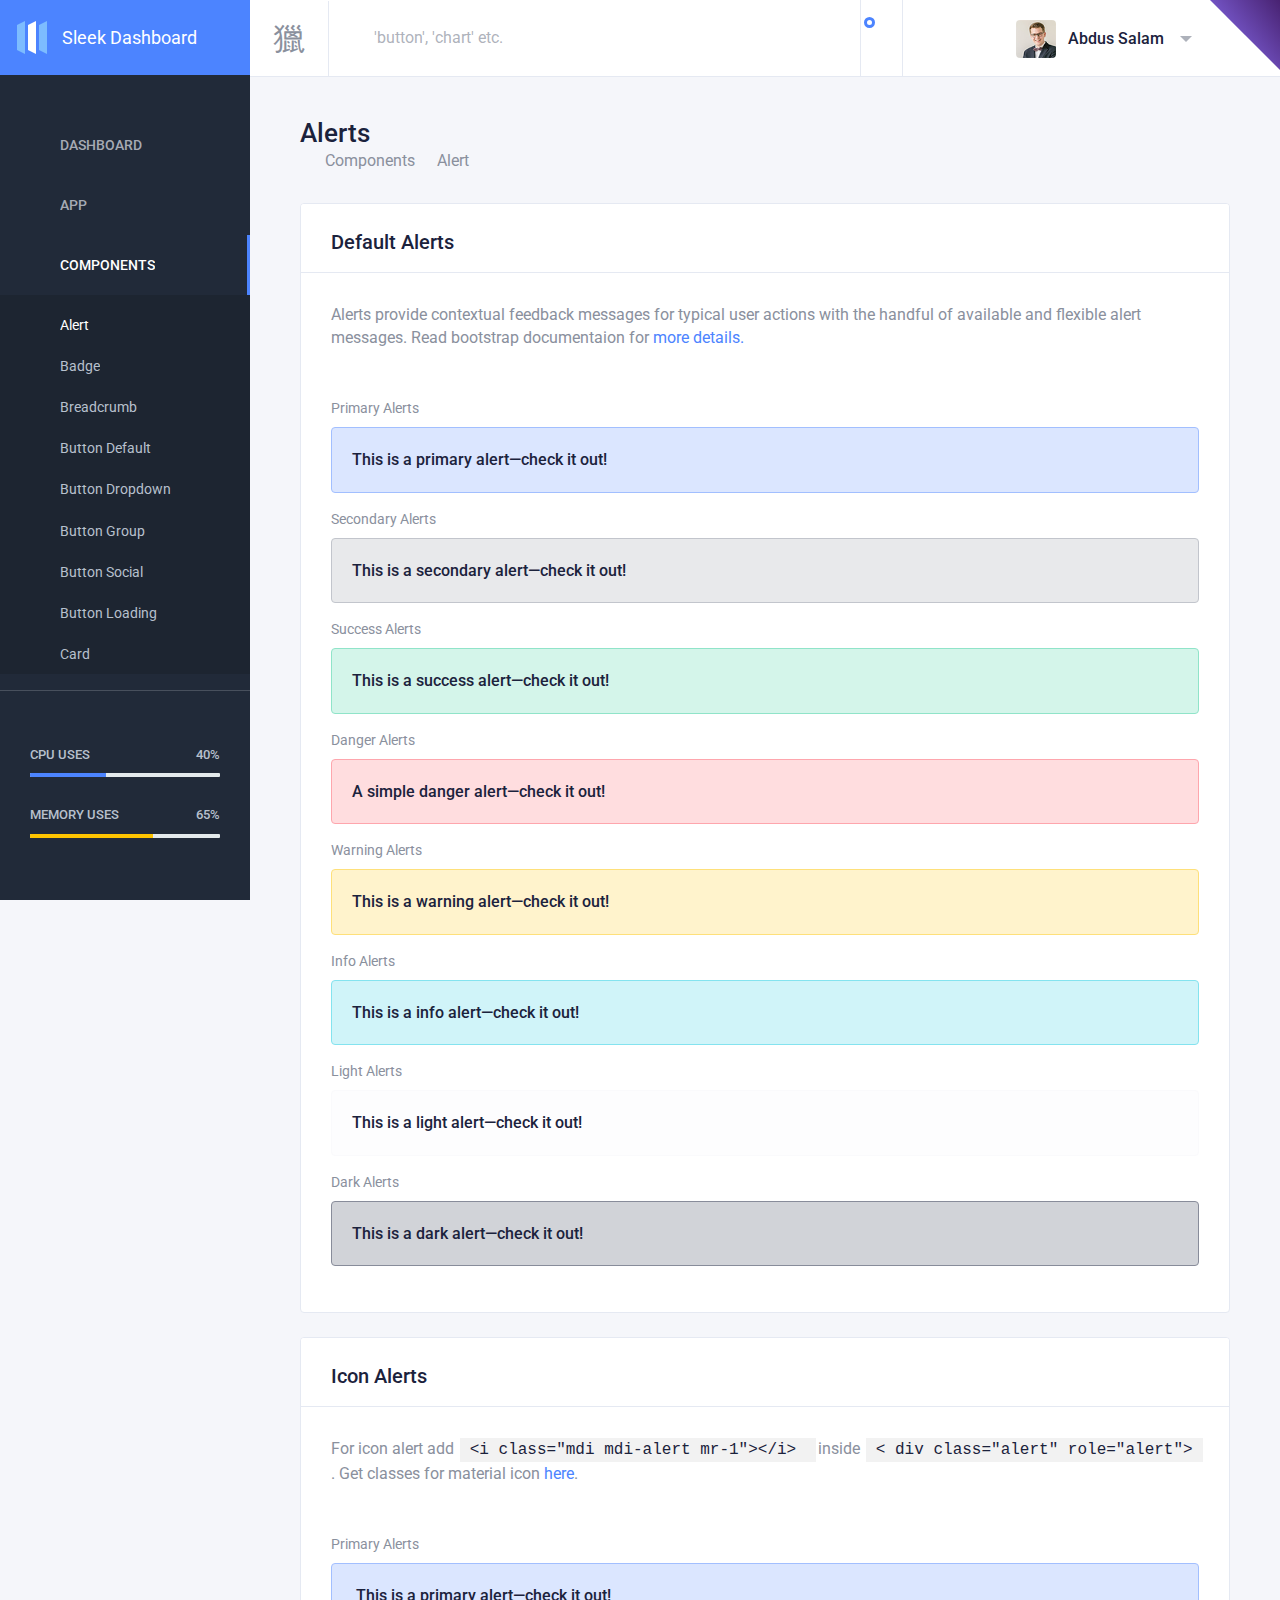
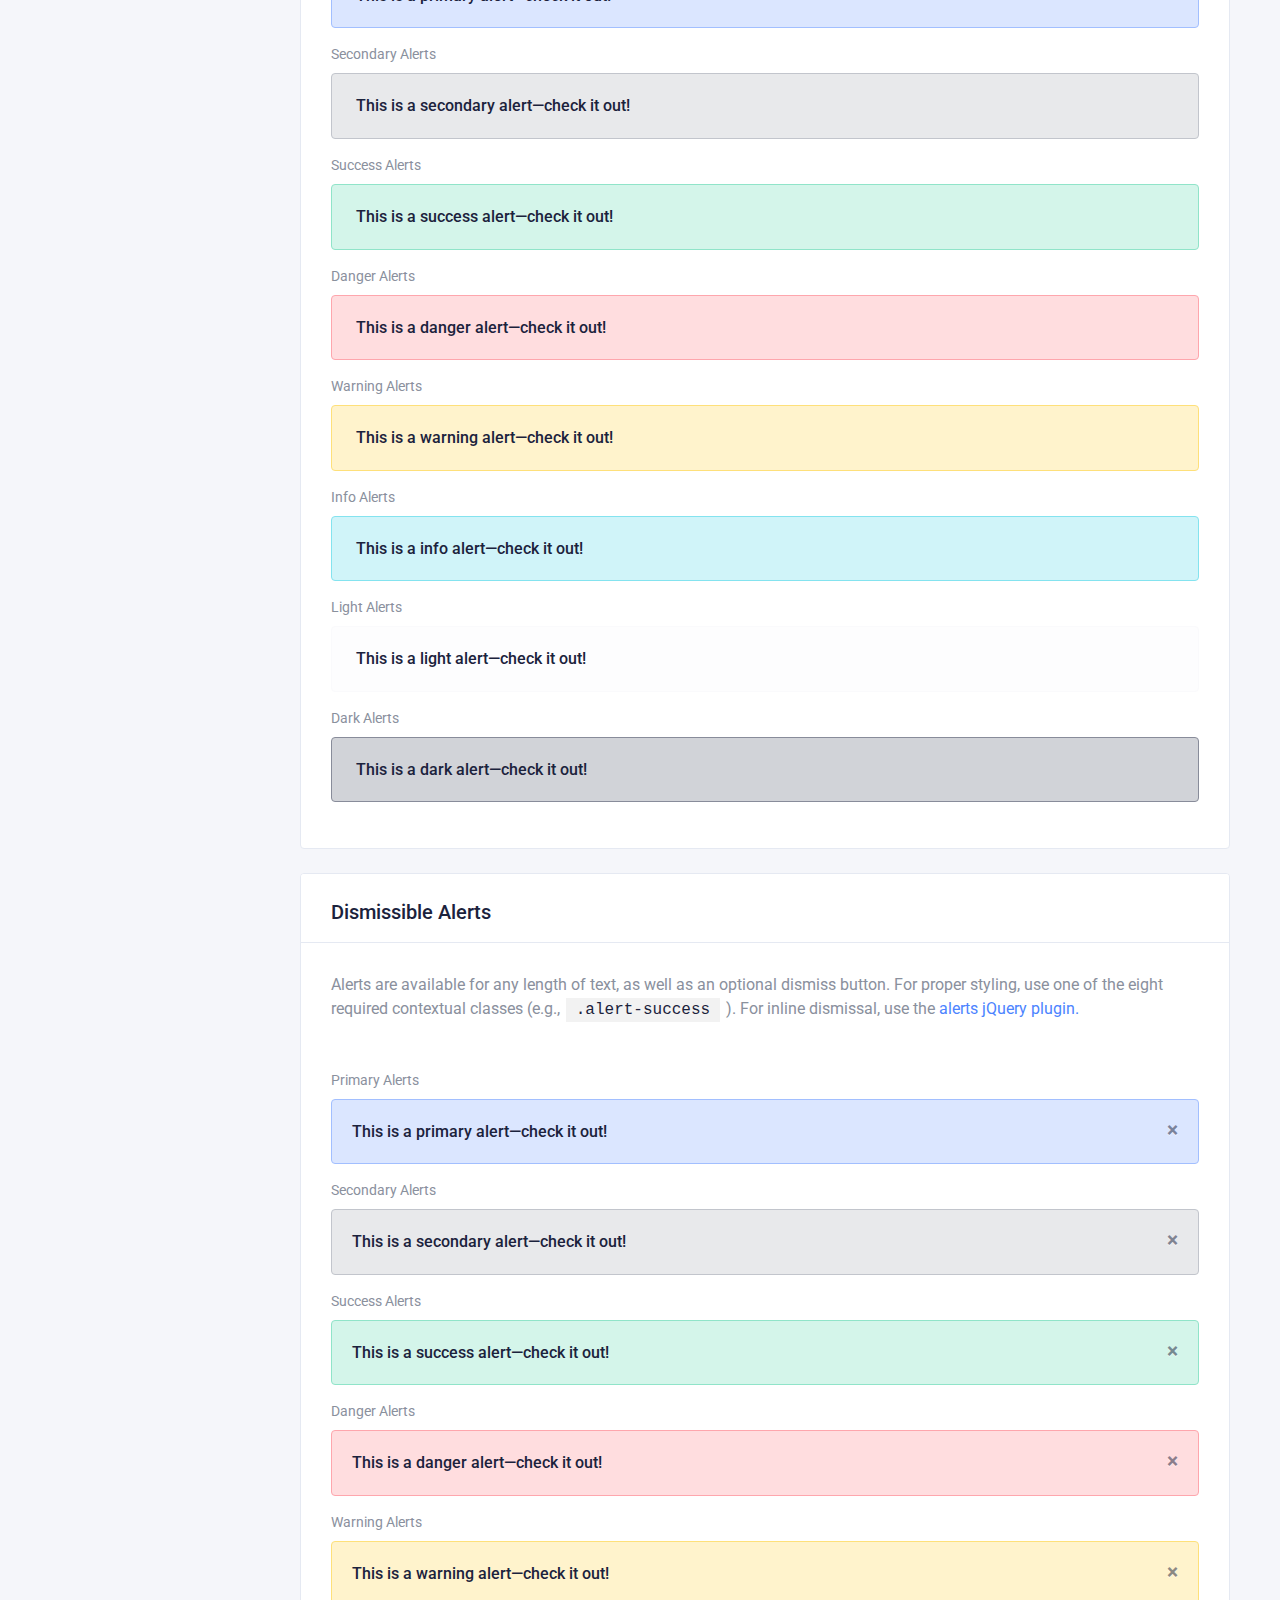
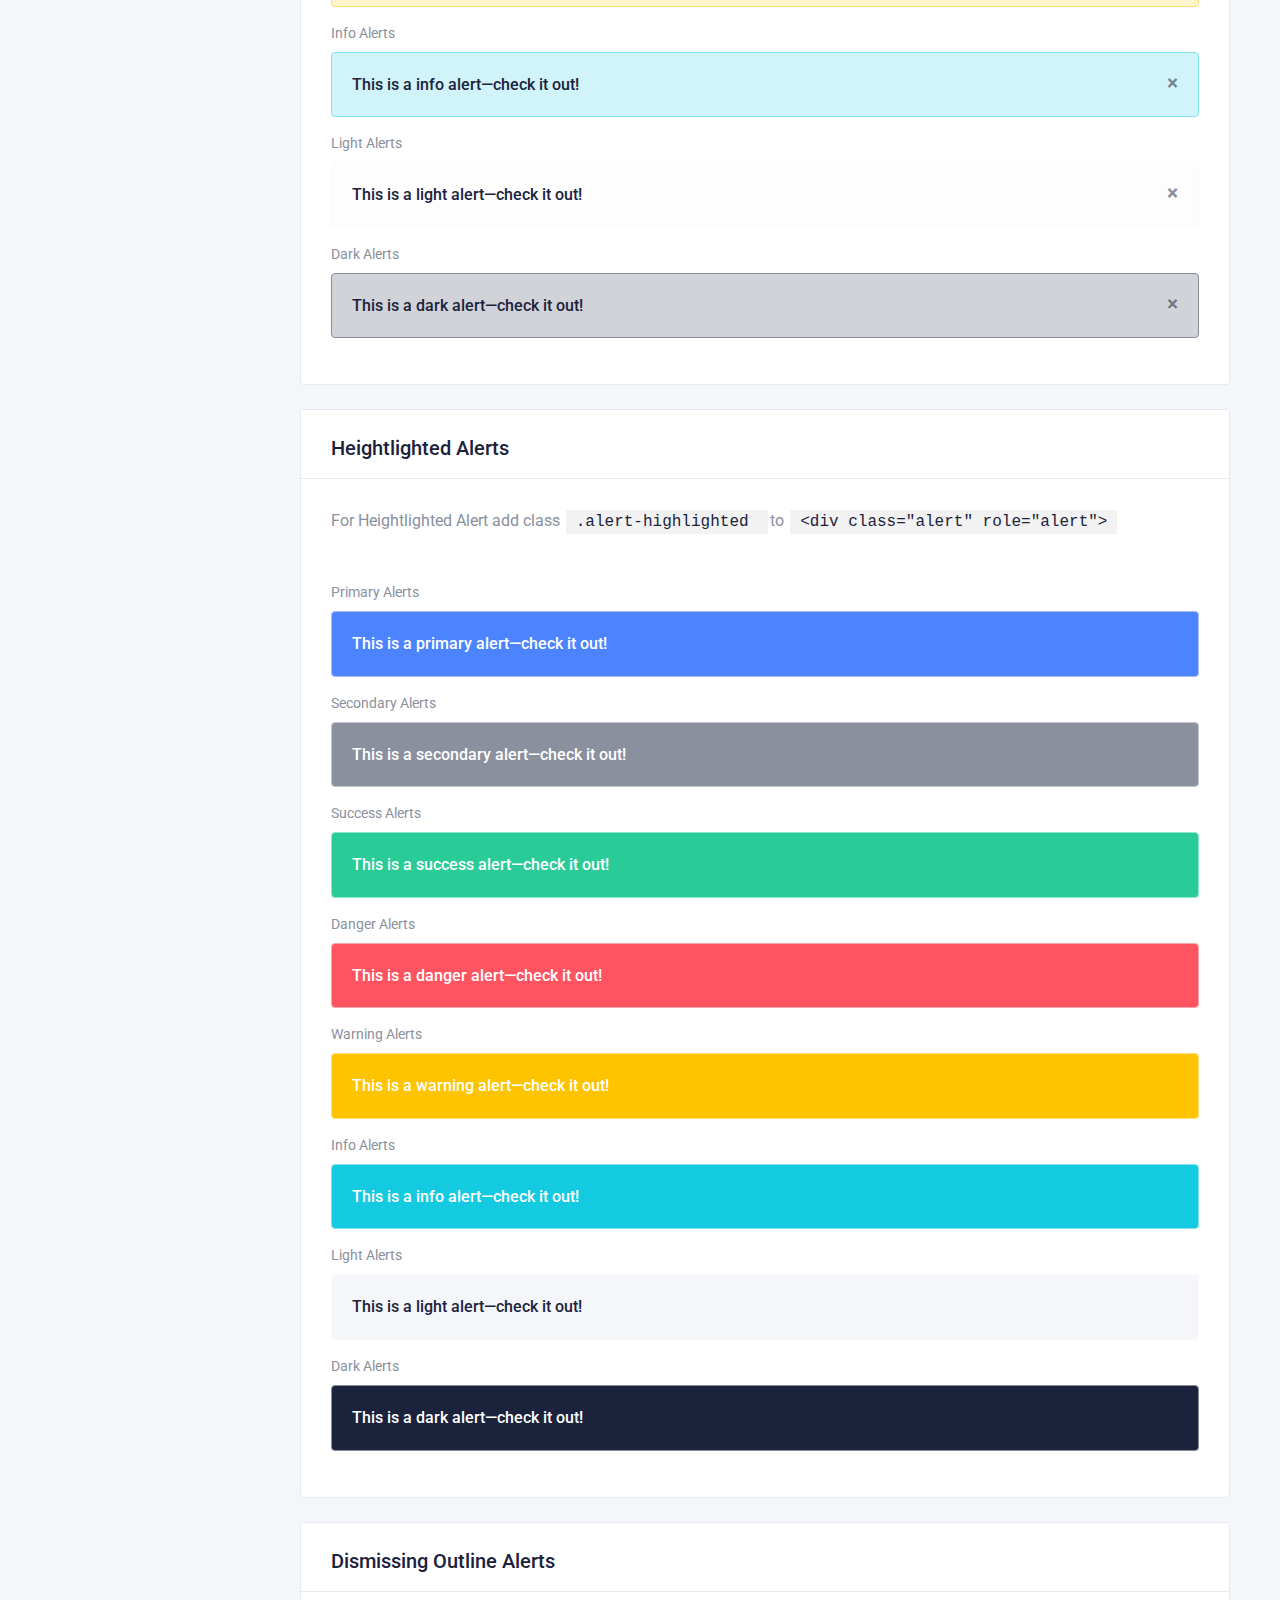
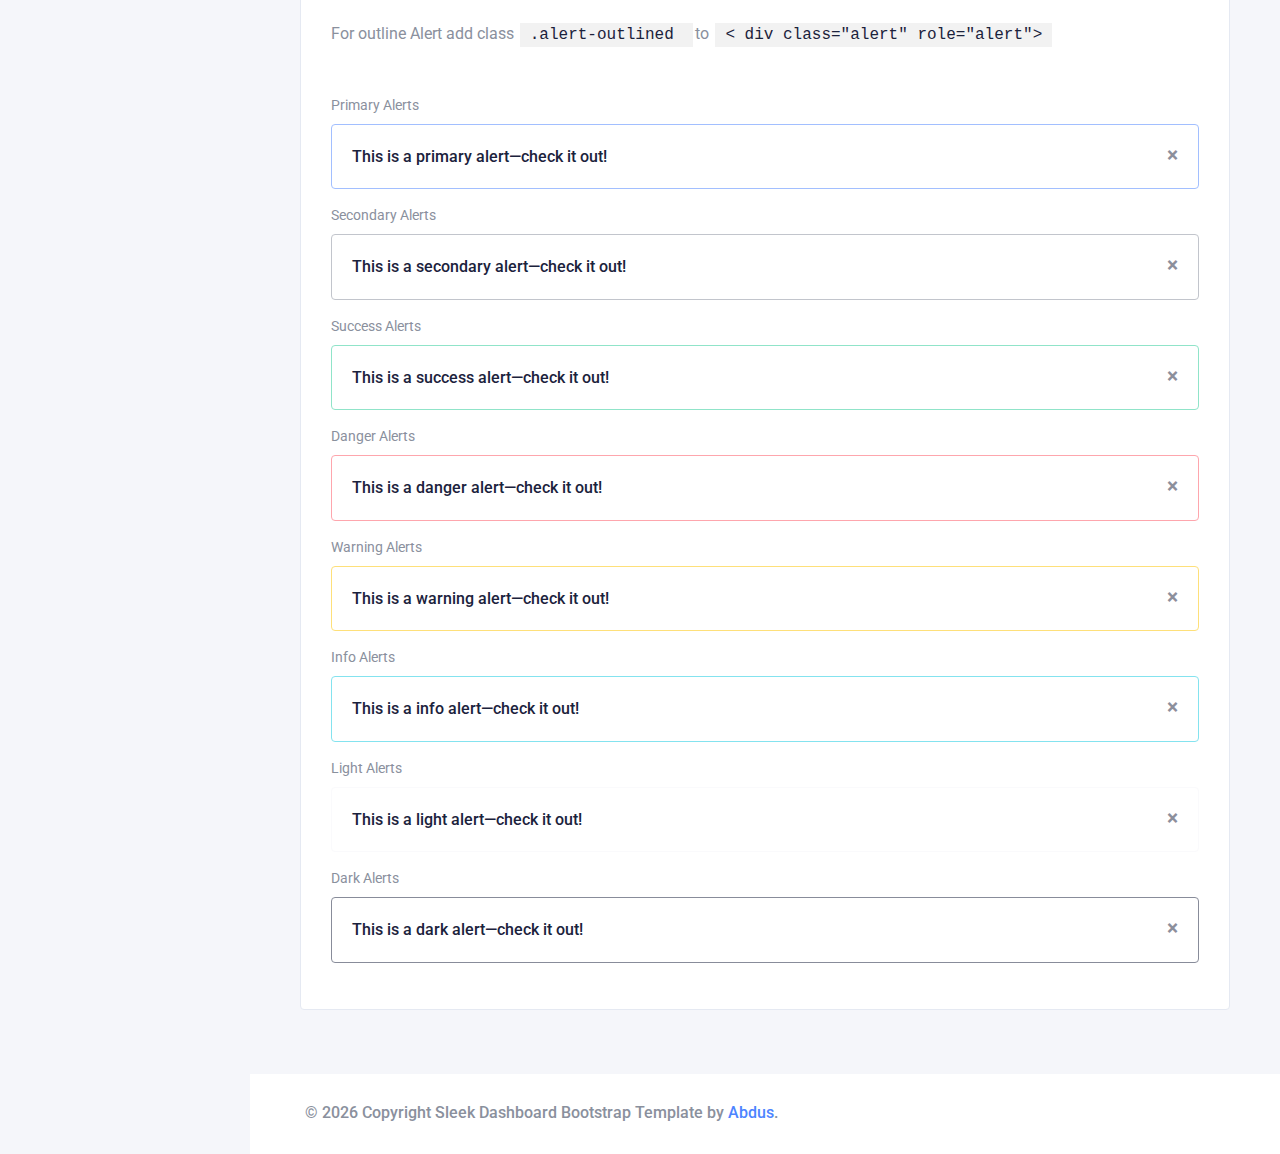
<file: alert.html>
<!DOCTYPE html>
<html lang="en" dir="ltr">
<head>
  <meta charset="utf-8" />
  <meta http-equiv="X-UA-Compatible" content="IE=edge" />
  <meta name="viewport" content="width=device-width, initial-scale=1" />
  <meta name="description" content="Sleek Dashboard - Free Bootstrap 4 Admin Dashboard Template and UI Kit. It is very powerful bootstrap admin dashboard, which allows you to build products like admin panels, content management systems and CRMs etc.">


  <title>Alerts - Sleek Admin Dashboard Template</title>

  <!-- GOOGLE FONTS -->
  <link href="https://fonts.googleapis.com/css?family=Montserrat:400,500|Poppins:400,500,600,700|Roboto:400,500" rel="stylesheet" />
  <link href="https://cdn.materialdesignicons.com/4.4.95/css/materialdesignicons.min.css" rel="stylesheet" />


  <!-- PLUGINS CSS STYLE -->
  <link href="assets/plugins/nprogress/nprogress.css" rel="stylesheet" />

  

  <!-- SLEEK CSS -->
  <link id="sleek-css" rel="stylesheet" href="assets/css/sleek.css" />

  <!-- FAVICON -->
  <link href="assets/img/favicon.png" rel="shortcut icon" />

  

  <!--
    HTML5 shim and Respond.js for IE8 support of HTML5 elements and media queries
  -->
  <!-- WARNING: Respond.js doesn't work if you view the page via file:// -->
  <!--[if lt IE 9]>
    <script src="https://oss.maxcdn.com/html5shiv/3.7.2/html5shiv.min.js"></script>
    <script src="https://oss.maxcdn.com/respond/1.4.2/respond.min.js"></script>
  <![endif]-->
  <script src="assets/plugins/nprogress/nprogress.js"></script>
</head>


<body class="header-fixed sidebar-fixed sidebar-dark header-light" id="body">
  
  <script>
    NProgress.configure({ showSpinner: false });
    NProgress.start();
  </script>

  

  <div class="wrapper">
    <!-- Github Link -->
    <a href="https://github.com/tafcoder/sleek-dashboard"  target="_blank" class="github-link">
      <svg width="70" height="70" viewBox="0 0 250 250" aria-hidden="true">
        <defs>
          <linearGradient id="grad1" x1="0%" y1="75%" x2="100%" y2="0%">
            <stop offset="0%" style="stop-color:#896def;stop-opacity:1" />
            <stop offset="100%" style="stop-color:#482271;stop-opacity:1" />
          </linearGradient>
        </defs>
        <path d="M 0,0 L115,115 L115,115 L142,142 L250,250 L250,0 Z" fill="url(#grad1)"></path>
      </svg>
      <i class="mdi mdi-github-circle"></i>
    </a>

            <!--
          ====================================
          ——— LEFT SIDEBAR WITH FOOTER
          =====================================
        -->
        <aside class="left-sidebar bg-sidebar">
          <div id="sidebar" class="sidebar sidebar-with-footer">
            <!-- Aplication Brand -->
            <div class="app-brand">
              <a href="/index.html" title="Sleek Dashboard">
                <svg
                  class="brand-icon"
                  xmlns="http://www.w3.org/2000/svg"
                  preserveAspectRatio="xMidYMid"
                  width="30"
                  height="33"
                  viewBox="0 0 30 33"
                >
                  <g fill="none" fill-rule="evenodd">
                    <path
                      class="logo-fill-blue"
                      fill="#7DBCFF"
                      d="M0 4v25l8 4V0zM22 4v25l8 4V0z"
                    />
                    <path class="logo-fill-white" fill="#FFF" d="M11 4v25l8 4V0z" />
                  </g>
                </svg>
                <span class="brand-name text-truncate">Sleek Dashboard</span>
              </a>
            </div>
            <!-- begin sidebar scrollbar -->
            <div class="sidebar-scrollbar">

              <!-- sidebar menu -->
              <ul class="nav sidebar-inner" id="sidebar-menu">
                

                
                  <li  class="has-sub" >
                    <a class="sidenav-item-link" href="javascript:void(0)" data-toggle="collapse" data-target="#dashboard"
                      aria-expanded="false" aria-controls="dashboard">
                      <i class="mdi mdi-view-dashboard-outline"></i>
                      <span class="nav-text">Dashboard</span> <b class="caret"></b>
                    </a>
                    <ul  class="collapse"  id="dashboard"
                      data-parent="#sidebar-menu">
                      <div class="sub-menu">
                        
                        
                          
                            <li >
                              <a class="sidenav-item-link" href="index.html">
                                <span class="nav-text">Ecommerce</span>
                                
                              </a>
                            </li>
                          
                        

                        
                        
                          
                            <li >
                              <a class="sidenav-item-link" href="analytics.html">
                                <span class="nav-text">Analytics</span>
                                
                                <span class="badge badge-success">new</span>
                                
                              </a>
                            </li>
                          
                        

                        
                      </div>
                    </ul>
                  </li>
                

                

                
                  <li  class="has-sub" >
                    <a class="sidenav-item-link" href="javascript:void(0)" data-toggle="collapse" data-target="#app"
                      aria-expanded="false" aria-controls="app">
                      <i class="mdi mdi-pencil-box-multiple"></i>
                      <span class="nav-text">App</span> <b class="caret"></b>
                    </a>
                    <ul  class="collapse"  id="app"
                      data-parent="#sidebar-menu">
                      <div class="sub-menu">
                        
                        
                          
                            <li >
                              <a class="sidenav-item-link" href="chat.html">
                                <span class="nav-text">Chat</span>
                                
                              </a>
                            </li>
                          
                        

                        
                        
                          
                            <li >
                              <a class="sidenav-item-link" href="contacts.html">
                                <span class="nav-text">Contacts</span>
                                
                              </a>
                            </li>
                          
                        

                        
                        
                          
                            <li >
                              <a class="sidenav-item-link" href="team.html">
                                <span class="nav-text">Team</span>
                                
                              </a>
                            </li>
                          
                        

                        
                        
                          
                            <li >
                              <a class="sidenav-item-link" href="calendar.html">
                                <span class="nav-text">Calendar</span>
                                
                              </a>
                            </li>
                          
                        

                        
                      </div>
                    </ul>
                  </li>
                

                

                
                  <li  class="has-sub active expand" >
                    <a class="sidenav-item-link" href="javascript:void(0)" data-toggle="collapse" data-target="#components"
                      aria-expanded="false" aria-controls="components">
                      <i class="mdi mdi-folder-multiple-outline"></i>
                      <span class="nav-text">Components</span> <b class="caret"></b>
                    </a>
                    <ul  class="collapse show"  id="components"
                      data-parent="#sidebar-menu">
                      <div class="sub-menu">
                        
                        
                          
                            <li  class="active" >
                              <a class="sidenav-item-link" href="alert.html">
                                <span class="nav-text">Alert</span>
                                
                              </a>
                            </li>
                          
                        

                        
                        
                          
                            <li >
                              <a class="sidenav-item-link" href="badge.html">
                                <span class="nav-text">Badge</span>
                                
                              </a>
                            </li>
                          
                        

                        
                        
                          
                            <li >
                              <a class="sidenav-item-link" href="breadcrumb.html">
                                <span class="nav-text">Breadcrumb</span>
                                
                              </a>
                            </li>
                          
                        

                        
                        
                          
                            <li >
                              <a class="sidenav-item-link" href="button-default.html">
                                <span class="nav-text">Button Default</span>
                                
                              </a>
                            </li>
                          
                        

                        
                        
                          
                            <li >
                              <a class="sidenav-item-link" href="button-dropdown.html">
                                <span class="nav-text">Button Dropdown</span>
                                
                              </a>
                            </li>
                          
                        

                        
                        
                          
                            <li >
                              <a class="sidenav-item-link" href="button-group.html">
                                <span class="nav-text">Button Group</span>
                                
                              </a>
                            </li>
                          
                        

                        
                        
                          
                            <li >
                              <a class="sidenav-item-link" href="button-social.html">
                                <span class="nav-text">Button Social</span>
                                
                              </a>
                            </li>
                          
                        

                        
                        
                          
                            <li >
                              <a class="sidenav-item-link" href="button-loading.html">
                                <span class="nav-text">Button Loading</span>
                                
                              </a>
                            </li>
                          
                        

                        
                        
                          
                            <li >
                              <a class="sidenav-item-link" href="card.html">
                                <span class="nav-text">Card</span>
                                
                              </a>
                            </li>
                          
                        

                        
                        
                          
                            <li >
                              <a class="sidenav-item-link" href="carousel.html">
                                <span class="nav-text">Carousel</span>
                                
                              </a>
                            </li>
                          
                        

                        
                        
                          
                            <li >
                              <a class="sidenav-item-link" href="collapse.html">
                                <span class="nav-text">Collapse</span>
                                
                              </a>
                            </li>
                          
                        

                        
                        
                          
                            <li >
                              <a class="sidenav-item-link" href="list-group.html">
                                <span class="nav-text">List Group</span>
                                
                              </a>
                            </li>
                          
                        

                        
                        
                          
                            <li >
                              <a class="sidenav-item-link" href="modal.html">
                                <span class="nav-text">Modal</span>
                                
                              </a>
                            </li>
                          
                        

                        
                        
                          
                            <li >
                              <a class="sidenav-item-link" href="pagination.html">
                                <span class="nav-text">Pagination</span>
                                
                              </a>
                            </li>
                          
                        

                        
                        
                          
                            <li >
                              <a class="sidenav-item-link" href="popover-tooltip.html">
                                <span class="nav-text">Popover & Tooltip</span>
                                
                              </a>
                            </li>
                          
                        

                        
                        
                          
                            <li >
                              <a class="sidenav-item-link" href="progress-bar.html">
                                <span class="nav-text">Progress Bar</span>
                                
                              </a>
                            </li>
                          
                        

                        
                        
                          
                            <li >
                              <a class="sidenav-item-link" href="spinner.html">
                                <span class="nav-text">Spinner</span>
                                
                              </a>
                            </li>
                          
                        

                        
                        
                          
                            <li >
                              <a class="sidenav-item-link" href="switcher.html">
                                <span class="nav-text">Switcher</span>
                                
                              </a>
                            </li>
                          
                        

                        
                        
                          
                            <li >
                              <a class="sidenav-item-link" href="tab.html">
                                <span class="nav-text">Tab</span>
                                
                              </a>
                            </li>
                          
                        

                        
                      </div>
                    </ul>
                  </li>
                

                

                
                  <li  class="has-sub" >
                    <a class="sidenav-item-link" href="javascript:void(0)" data-toggle="collapse" data-target="#icons"
                      aria-expanded="false" aria-controls="icons">
                      <i class="mdi mdi-diamond-stone"></i>
                      <span class="nav-text">Icons</span> <b class="caret"></b>
                    </a>
                    <ul  class="collapse"  id="icons"
                      data-parent="#sidebar-menu">
                      <div class="sub-menu">
                        
                        
                          
                            <li >
                              <a class="sidenav-item-link" href="material-icon.html">
                                <span class="nav-text">Material Icon</span>
                                
                              </a>
                            </li>
                          
                        

                        
                        
                          
                            <li >
                              <a class="sidenav-item-link" href="flag-icon.html">
                                <span class="nav-text">Flag Icon</span>
                                
                              </a>
                            </li>
                          
                        

                        
                      </div>
                    </ul>
                  </li>
                

                

                
                  <li  class="has-sub" >
                    <a class="sidenav-item-link" href="javascript:void(0)" data-toggle="collapse" data-target="#forms"
                      aria-expanded="false" aria-controls="forms">
                      <i class="mdi mdi-email-mark-as-unread"></i>
                      <span class="nav-text">Forms</span> <b class="caret"></b>
                    </a>
                    <ul  class="collapse"  id="forms"
                      data-parent="#sidebar-menu">
                      <div class="sub-menu">
                        
                        
                          
                            <li >
                              <a class="sidenav-item-link" href="basic-input.html">
                                <span class="nav-text">Basic Input</span>
                                
                              </a>
                            </li>
                          
                        

                        
                        
                          
                            <li >
                              <a class="sidenav-item-link" href="input-group.html">
                                <span class="nav-text">Input Group</span>
                                
                              </a>
                            </li>
                          
                        

                        
                        
                          
                            <li >
                              <a class="sidenav-item-link" href="checkbox-radio.html">
                                <span class="nav-text">Checkbox & Radio</span>
                                
                              </a>
                            </li>
                          
                        

                        
                        
                          
                            <li >
                              <a class="sidenav-item-link" href="form-validation.html">
                                <span class="nav-text">Form Validation</span>
                                
                              </a>
                            </li>
                          
                        

                        
                        
                          
                            <li >
                              <a class="sidenav-item-link" href="form-advance.html">
                                <span class="nav-text">Form Advance</span>
                                
                              </a>
                            </li>
                          
                        

                        
                      </div>
                    </ul>
                  </li>
                

                

                
                  <li  class="has-sub" >
                    <a class="sidenav-item-link" href="javascript:void(0)" data-toggle="collapse" data-target="#tables"
                      aria-expanded="false" aria-controls="tables">
                      <i class="mdi mdi-table"></i>
                      <span class="nav-text">Tables</span> <b class="caret"></b>
                    </a>
                    <ul  class="collapse"  id="tables"
                      data-parent="#sidebar-menu">
                      <div class="sub-menu">
                        
                        
                          
                            <li >
                              <a class="sidenav-item-link" href="basic-tables.html">
                                <span class="nav-text">Basic Tables</span>
                                
                              </a>
                            </li>
                          
                        

                        
                        
                        <li  class="has-sub" >
                          <a class="sidenav-item-link" href="javascript:void(0)" data-toggle="collapse" data-target="#data-tables"
                            aria-expanded="false" aria-controls="data-tables">
                            <span class="nav-text">Data Tables</span> <b class="caret"></b>
                          </a>
                          <ul  class="collapse"  id="data-tables">
                            <div class="sub-menu">
                              
                              <li >
                                <a href="basic-data-table.html">Basic Data Table</a>
                              </li>
                              
                              <li >
                                <a href="responsive-data-table.html">Responsive Data Table</a>
                              </li>
                              
                              <li >
                                <a href="hoverable-data-table.html">Hoverable Data Table</a>
                              </li>
                              
                              <li >
                                <a href="expendable-data-table.html">Expendable Data Table</a>
                              </li>
                              
                            </div>
                          </ul>
                        </li>
                        

                        
                      </div>
                    </ul>
                  </li>
                

                

                
                  <li  class="has-sub" >
                    <a class="sidenav-item-link" href="javascript:void(0)" data-toggle="collapse" data-target="#maps"
                      aria-expanded="false" aria-controls="maps">
                      <i class="mdi mdi-google-maps"></i>
                      <span class="nav-text">Maps</span> <b class="caret"></b>
                    </a>
                    <ul  class="collapse"  id="maps"
                      data-parent="#sidebar-menu">
                      <div class="sub-menu">
                        
                        
                          
                            <li >
                              <a class="sidenav-item-link" href="google-map.html">
                                <span class="nav-text">Google Map</span>
                                
                              </a>
                            </li>
                          
                        

                        
                        
                          
                            <li >
                              <a class="sidenav-item-link" href="vector-map.html">
                                <span class="nav-text">Vector Map</span>
                                
                              </a>
                            </li>
                          
                        

                        
                      </div>
                    </ul>
                  </li>
                

                

                
                  <li  class="has-sub" >
                    <a class="sidenav-item-link" href="javascript:void(0)" data-toggle="collapse" data-target="#widgets"
                      aria-expanded="false" aria-controls="widgets">
                      <i class="mdi mdi-widgets"></i>
                      <span class="nav-text">Widgets</span> <b class="caret"></b>
                    </a>
                    <ul  class="collapse"  id="widgets"
                      data-parent="#sidebar-menu">
                      <div class="sub-menu">
                        
                        
                          
                            <li >
                              <a class="sidenav-item-link" href="general-widget.html">
                                <span class="nav-text">General Widget</span>
                                
                              </a>
                            </li>
                          
                        

                        
                        
                          
                            <li >
                              <a class="sidenav-item-link" href="chart-widget.html">
                                <span class="nav-text">Chart Widget</span>
                                
                              </a>
                            </li>
                          
                        

                        
                      </div>
                    </ul>
                  </li>
                

                

                
                  <li  class="has-sub" >
                    <a class="sidenav-item-link" href="javascript:void(0)" data-toggle="collapse" data-target="#charts"
                      aria-expanded="false" aria-controls="charts">
                      <i class="mdi mdi-chart-pie"></i>
                      <span class="nav-text">Charts</span> <b class="caret"></b>
                    </a>
                    <ul  class="collapse"  id="charts"
                      data-parent="#sidebar-menu">
                      <div class="sub-menu">
                        
                        
                          
                            <li >
                              <a class="sidenav-item-link" href="chartjs.html">
                                <span class="nav-text">ChartJS</span>
                                
                              </a>
                            </li>
                          
                        

                        
                      </div>
                    </ul>
                  </li>
                

                

                
                  <li  class="has-sub" >
                    <a class="sidenav-item-link" href="javascript:void(0)" data-toggle="collapse" data-target="#pages"
                      aria-expanded="false" aria-controls="pages">
                      <i class="mdi mdi-image-filter-none"></i>
                      <span class="nav-text">Pages</span> <b class="caret"></b>
                    </a>
                    <ul  class="collapse"  id="pages"
                      data-parent="#sidebar-menu">
                      <div class="sub-menu">
                        
                        
                          
                            <li >
                              <a class="sidenav-item-link" href="user-profile.html">
                                <span class="nav-text">User Profile</span>
                                
                              </a>
                            </li>
                          
                        

                        
                        
                        <li  class="has-sub" >
                          <a class="sidenav-item-link" href="javascript:void(0)" data-toggle="collapse" data-target="#authentication"
                            aria-expanded="false" aria-controls="authentication">
                            <span class="nav-text">Authentication</span> <b class="caret"></b>
                          </a>
                          <ul  class="collapse"  id="authentication">
                            <div class="sub-menu">
                              
                              <li >
                                <a href="sign-in.html">Sign In</a>
                              </li>
                              
                              <li >
                                <a href="sign-up.html">Sign Up</a>
                              </li>
                              
                            </div>
                          </ul>
                        </li>
                        

                        
                        
                        <li  class="has-sub" >
                          <a class="sidenav-item-link" href="javascript:void(0)" data-toggle="collapse" data-target="#others"
                            aria-expanded="false" aria-controls="others">
                            <span class="nav-text">Others</span> <b class="caret"></b>
                          </a>
                          <ul  class="collapse"  id="others">
                            <div class="sub-menu">
                              
                              <li >
                                <a href="invoice.html">Invoice</a>
                              </li>
                              
                              <li >
                                <a href="404.html">404 Page</a>
                              </li>
                              
                            </div>
                          </ul>
                        </li>
                        

                        
                      </div>
                    </ul>
                  </li>
                

                

                
                  <li  class="has-sub" >
                    <a class="sidenav-item-link" href="javascript:void(0)" data-toggle="collapse" data-target="#documentation"
                      aria-expanded="false" aria-controls="documentation">
                      <i class="mdi mdi-book-open-page-variant"></i>
                      <span class="nav-text">Documentation</span> <b class="caret"></b>
                    </a>
                    <ul  class="collapse"  id="documentation"
                      data-parent="#sidebar-menu">
                      <div class="sub-menu">
                        
                        
                          
                            <li class="section-title">
                              Getting Started
                            </li>
                          
                        

                        
                        
                          
                            <li >
                              <a class="sidenav-item-link" href="introduction.html">
                                <span class="nav-text">Introduction</span>
                                
                              </a>
                            </li>
                          
                        

                        
                        
                          
                            <li >
                              <a class="sidenav-item-link" href="quick-start.html">
                                <span class="nav-text">Quick Start</span>
                                
                              </a>
                            </li>
                          
                        

                        
                        
                          
                            <li >
                              <a class="sidenav-item-link" href="customization.html">
                                <span class="nav-text">Customization</span>
                                
                              </a>
                            </li>
                          
                        

                        
                        
                          
                            <li class="section-title">
                              Layouts
                            </li>
                          
                        

                        
                        
                        <li  class="has-sub" >
                          <a class="sidenav-item-link" href="javascript:void(0)" data-toggle="collapse" data-target="#headers"
                            aria-expanded="false" aria-controls="headers">
                            <span class="nav-text">Header Variations</span> <b class="caret"></b>
                          </a>
                          <ul  class="collapse"  id="headers">
                            <div class="sub-menu">
                              
                              <li >
                                <a href="header-fixed.html">Header Fixed</a>
                              </li>
                              
                              <li >
                                <a href="header-static.html">Header Static</a>
                              </li>
                              
                              <li >
                                <a href="header-light.html">Header Light</a>
                              </li>
                              
                              <li >
                                <a href="header-dark.html">Header Dark</a>
                              </li>
                              
                            </div>
                          </ul>
                        </li>
                        

                        
                        
                        <li  class="has-sub" >
                          <a class="sidenav-item-link" href="javascript:void(0)" data-toggle="collapse" data-target="#sidebar-navs"
                            aria-expanded="false" aria-controls="sidebar-navs">
                            <span class="nav-text">Sidebar Variations</span> <b class="caret"></b>
                          </a>
                          <ul  class="collapse"  id="sidebar-navs">
                            <div class="sub-menu">
                              
                              <li >
                                <a href="sidebar-fixed-default.html">Sidebar Fixed Default</a>
                              </li>
                              
                              <li >
                                <a href="sidebar-fixed-minified.html">Sidebar Fixed Minified</a>
                              </li>
                              
                              <li >
                                <a href="sidebar-fixed-offcanvas.html">Sidebar Fixed Offcanvas</a>
                              </li>
                              
                              <li >
                                <a href="sidebar-static-default.html">Sidebar Static Default</a>
                              </li>
                              
                              <li >
                                <a href="sidebar-static-minified.html">Sidebar Static Minified</a>
                              </li>
                              
                              <li >
                                <a href="sidebar-static-offcanvas.html">Sidebar Static Offcanvas</a>
                              </li>
                              
                              <li >
                                <a href="sidebar-with-footer.html">Sidebar With Footer</a>
                              </li>
                              
                              <li >
                                <a href="sidebar-without-footer.html">Sidebar Without Footer</a>
                              </li>
                              
                              <li >
                                <a href="right-sidebar.html">Right Sidebar</a>
                              </li>
                              
                            </div>
                          </ul>
                        </li>
                        

                        
                        
                          
                            <li >
                              <a class="sidenav-item-link" href="rtl.html">
                                <span class="nav-text">RTL Direction</span>
                                
                              </a>
                            </li>
                          
                        

                        
                      </div>
                    </ul>
                  </li>
                

                
              </ul>

            </div>

            <div class="sidebar-footer">
              <hr class="separator mb-0" />
              <div class="sidebar-footer-content">
                <h6 class="text-uppercase">
                  Cpu Uses <span class="float-right">40%</span>
                </h6>
                <div class="progress progress-xs">
                  <div
                    class="progress-bar active"
                    style="width: 40%;"
                    role="progressbar"
                  ></div>
                </div>
                <h6 class="text-uppercase">
                  Memory Uses <span class="float-right">65%</span>
                </h6>
                <div class="progress progress-xs">
                  <div
                    class="progress-bar progress-bar-warning"
                    style="width: 65%;"
                    role="progressbar"
                  ></div>
                </div>
              </div>
            </div>
          </div>
        </aside>


    <div class="page-wrapper">
                <!-- Header -->
          <header class="main-header " id="header">
            <nav class="navbar navbar-static-top navbar-expand-lg">
              <!-- Sidebar toggle button -->
              <button id="sidebar-toggler" class="sidebar-toggle">
                <span class="sr-only">Toggle navigation</span>
              </button>
              <!-- search form -->
              <div class="search-form d-none d-lg-inline-block">
                <div class="input-group">
                  <button type="button" name="search" id="search-btn" class="btn btn-flat">
                    <i class="mdi mdi-magnify"></i>
                  </button>
                  <input type="text" name="query" id="search-input" class="form-control" placeholder="'button', 'chart' etc."
                    autofocus autocomplete="off" />
                </div>
                <div id="search-results-container">
                  <ul id="search-results"></ul>
                </div>
              </div>

              <div class="navbar-right ">
                <ul class="nav navbar-nav">
                  <li class="dropdown notifications-menu">
                    <button class="dropdown-toggle" data-toggle="dropdown">
                      <i class="mdi mdi-bell-outline"></i>
                    </button>
                    <ul class="dropdown-menu dropdown-menu-right">
                      <li class="dropdown-header">You have 5 notifications</li>
                      <li>
                        <a href="#">
                          <i class="mdi mdi-account-plus"></i> New user registered
                          <span class=" font-size-12 d-inline-block float-right"><i class="mdi mdi-clock-outline"></i> 10 AM</span>
                        </a>
                      </li>
                      <li>
                        <a href="#">
                          <i class="mdi mdi-account-remove"></i> User deleted
                          <span class=" font-size-12 d-inline-block float-right"><i class="mdi mdi-clock-outline"></i> 07 AM</span>
                        </a>
                      </li>
                      <li>
                        <a href="#">
                          <i class="mdi mdi-chart-areaspline"></i> Sales report is ready
                          <span class=" font-size-12 d-inline-block float-right"><i class="mdi mdi-clock-outline"></i> 12 PM</span>
                        </a>
                      </li>
                      <li>
                        <a href="#">
                          <i class="mdi mdi-account-supervisor"></i> New client
                          <span class=" font-size-12 d-inline-block float-right"><i class="mdi mdi-clock-outline"></i> 10 AM</span>
                        </a>
                      </li>
                      <li>
                        <a href="#">
                          <i class="mdi mdi-server-network-off"></i> Server overloaded
                          <span class=" font-size-12 d-inline-block float-right"><i class="mdi mdi-clock-outline"></i> 05 AM</span>
                        </a>
                      </li>
                      <li class="dropdown-footer">
                        <a class="text-center" href="#"> View All </a>
                      </li>
                    </ul>
                  </li>
                  <li class="right-sidebar-in right-sidebar-2-menu">
                    <i class="mdi mdi-settings mdi-spin"></i>
                  </li>
                  <!-- User Account -->
                  <li class="dropdown user-menu">
                    <button href="#" class="dropdown-toggle nav-link" data-toggle="dropdown">
                      <img src="assets/img/user/user.png" class="user-image" alt="User Image" />
                      <span class="d-none d-lg-inline-block">Abdus Salam</span>
                    </button>
                    <ul class="dropdown-menu dropdown-menu-right">
                      <!-- User image -->
                      <li class="dropdown-header">
                        <img src="assets/img/user/user.png" class="img-circle" alt="User Image" />
                        <div class="d-inline-block">
                          Abdus Salam <small class="pt-1">iamabdus@gmail.com</small>
                        </div>
                      </li>

                      <li>
                        <a href="user-profile.html">
                          <i class="mdi mdi-account"></i> My Profile
                        </a>
                      </li>
                      <li>
                        <a href="#">
                          <i class="mdi mdi-email"></i> Message
                        </a>
                      </li>
                      <li>
                        <a href="#"> <i class="mdi mdi-diamond-stone"></i> Projects </a>
                      </li>
                      <li class="right-sidebar-in">
                        <a href="javascript:0"> <i class="mdi mdi-settings"></i> Setting </a>
                      </li>

                      <li class="dropdown-footer">
                        <a href="index.html"> <i class="mdi mdi-logout"></i> Log Out </a>
                      </li>
                    </ul>
                  </li>
                </ul>
              </div>
            </nav>


          </header>


      <div class="content-wrapper">
        <div class="content">							<div class="breadcrumb-wrapper">
								<h1>Alerts</h1>
									
        <nav aria-label="breadcrumb">
          <ol class="breadcrumb p-0">
            <li class="breadcrumb-item">
              <a href="index.html">
                <span class="mdi mdi-home"></span>                
              </a>
            </li>
            <li class="breadcrumb-item">
              components
            </li>
            <li class="breadcrumb-item" aria-current="page">alert</li>
          </ol>
        </nav>

							</div>

							<div class="card card-default">
								<div class="card-header card-header-border-bottom">
									<h2>Default Alerts</h2>
								</div>
								<div class="card-body">
									<div class="row">
										<div class="col-12">
											<p class="mb-5">Alerts provide contextual feedback messages for typical user actions with the handful of available and flexible alert messages. Read bootstrap documentaion for <a href="https://getbootstrap.com/docs/4.4/components/alerts/" target="_blank"> more details.</a></p>
										</div>
										<div class="col-lg-6">
											<label for="primary">primary alerts</label>
											<div class="alert alert-primary" role="alert">
												This is a primary alert—check it out!
											</div>

											<label for="secondary">secondary alerts</label>
											<div class="alert alert-secondary" role="alert">
												This is a secondary alert—check it out!
											</div>

											<label for="success">success alerts</label>
											<div class="alert alert-success" role="alert">
												This is a success alert—check it out!
											</div>

											<label for="danger">danger alerts</label>
											<div class="alert alert-danger" role="alert">
												A simple danger alert—check it out!
											</div>
										</div>
										<div class="col-lg-6">
											<label for="warning">warning alerts</label>
											<div class="alert alert-warning" role="alert">
												This is a warning alert—check it out!
											</div>

											<label for="info">info alerts</label>
											<div class="alert alert-info" role="alert">
												This is a info alert—check it out!
											</div>

											<label for="light">light alerts</label>
											<div class="alert alert-light" role="alert">
												This is a light alert—check it out!
											</div>
											<label for="dark">dark alerts</label>
											<div class="alert alert-dark" role="alert">
												This is a dark alert—check it out!
											</div>
										</div>
									</div>
								</div>
							</div>

							<!-- Icon Alert -->
							<div class="card card-default">
								<div class="card-header card-header-border-bottom">
									<h2>Icon Alerts</h2>
								</div>
								<div class="card-body">
									<div class="row">
										<div class="col-12">
											<p class="mb-5"> For icon alert add <code> &lt;i class="mdi mdi-alert mr-1"&gt;&lt;/i&gt; </code> inside <code> &lt; div class="alert" role="alert"&gt; </code>. Get classes for material icon <a href="material-icon.html">here</a>.
											</p>
										</div>
										<div class="col-lg-6">
											<label for="primary">primary alerts</label>
											<div class="alert alert-primary" role="alert">
												<i class="mdi mdi-alert mr-1"></i> This is a primary alert—check it out!
											</div>
											<label for="secondary">secondary alerts</label>
											<div class="alert alert-secondary" role="alert">
												<i class="mdi mdi-alert mr-1"></i> This is a secondary alert—check it out!
											</div>
											<label for="success">success alerts</label>
											<div class="alert alert-success" role="alert">
												<i class="mdi mdi-alert mr-1"></i> This is a success alert—check it out!
											</div>
											<label for="danger">danger alerts</label>
											<div class="alert alert-danger" role="alert">
												<i class="mdi mdi-alert mr-1"></i> This is a danger alert—check it out!
											</div>
										</div>
										<div class="col-lg-6">
											<label for="warning">warning alerts</label>
											<div class="alert alert-warning" role="alert">
												<i class="mdi mdi-alert mr-1"></i> This is a warning alert—check it out!
											</div>
											<label for="info">info alerts</label>
											<div class="alert alert-info" role="alert">
												<i class="mdi mdi-alert mr-1"></i> This is a info alert—check it out!
											</div>
											<label for="light">light alerts</label>
											<div class="alert alert-light" role="alert">
												<i class="mdi mdi-alert mr-1"></i> This is a light alert—check it out!
											</div>
											<label for="dark">dark alerts</label>
											<div class="alert alert-dark" role="alert">
												<i class="mdi mdi-alert mr-1"></i> This is a dark alert—check it out!
											</div>
										</div>
									</div>
								</div>
							</div>


							<!-- Dismisable alerts -->
							<div class="card card-default">
								<div class="card-header card-header-border-bottom">
									<h2>Dismissible Alerts</h2>
								</div>
								<div class="card-body">
									<div class="row">
										<div class="col-12">
											<p class="mb-5">Alerts are available for any length of text, as well as an optional dismiss button. For proper
												styling, use one of the eight required contextual classes (e.g., <code>.alert-success</code> ).
												For inline dismissal, use the <a href="https://getbootstrap.com/docs/4.4/components/alerts/#dismissing" target="_blank">alerts jQuery plugin.</a></p>
										</div>
										<div class="col-lg-6">
											<label for="primary">primary alerts</label>
											<div class="alert alert-dismissible fade show alert-primary" role="alert">
												This is a primary alert—check it out!
												<button type="button" class="close" data-dismiss="alert" aria-label="Close">
													<span aria-hidden="true">&times;</span>
												</button>
											</div>
											<label for="secondary">secondary alerts</label>
											<div class="alert alert-dismissible fade show alert-secondary" role="alert">
												This is a secondary alert—check it out!
												<button type="button" class="close" data-dismiss="alert" aria-label="Close">
													<span aria-hidden="true">&times;</span>
												</button>
											</div>
											<label for="success">success alerts</label>
											<div class="alert alert-dismissible fade show alert-success" role="alert">
												This is a success alert—check it out!
												<button type="button" class="close" data-dismiss="alert" aria-label="Close">
													<span aria-hidden="true">&times;</span>
												</button>
											</div>
											<label for="danger">danger alerts</label>
											<div class="alert alert-dismissible fade show alert-danger" role="alert">
												This is a danger alert—check it out!
												<button type="button" class="close" data-dismiss="alert" aria-label="Close">
													<span aria-hidden="true">&times;</span>
												</button>
											</div>
										</div>
										<div class="col-lg-6">
											<label for="warning">warning alerts</label>
											<div class="alert alert-dismissible fade show alert-warning" role="alert">
												This is a warning alert—check it out!
												<button type="button" class="close" data-dismiss="alert" aria-label="Close">
													<span aria-hidden="true">&times;</span>
												</button>
											</div>
											<label for="info">info alerts</label>
											<div class="alert alert-dismissible fade show alert-info" role="alert">
												This is a info alert—check it out!
												<button type="button" class="close" data-dismiss="alert" aria-label="Close">
													<span aria-hidden="true">&times;</span>
												</button>
											</div>
											<label for="light">light alerts</label>
											<div class="alert alert-dismissible fade show alert-light" role="alert">
												This is a light alert—check it out!
												<button type="button" class="close" data-dismiss="alert" aria-label="Close">
													<span aria-hidden="true">&times;</span>
												</button>
											</div>
											<label for="dark">dark alerts</label>
											<div class="alert alert-dismissible fade show alert-dark" role="alert">
												This is a dark alert—check it out!
												<button type="button" class="close" data-dismiss="alert" aria-label="Close">
													<span aria-hidden="true">&times;</span>
												</button>
											</div>
										</div>
									</div>
								</div>
							</div>

							<!-- highlighted alerts -->
							<div class="card card-default">
								<div class="card-header card-header-border-bottom">
									<h2>Heightlighted Alerts</h2>
								</div>
								<div class="card-body">
									<div class="row">
										<div class="col-12">
											<p class="mb-5"> For Heightlighted Alert add class <code> .alert-highlighted </code> to <code> &lt;div class="alert" role="alert"&gt; </code>
											</p>
										</div>
										<div class="col-lg-6">
											<label for="primary">primary alerts</label>
											<div class="alert alert-primary alert-highlighted" role="alert">
												This is a primary alert—check it out!
											</div>
											<label for="secondary">secondary alerts</label>
											<div class="alert alert-secondary alert-highlighted" role="alert">
												This is a secondary alert—check it out!
											</div>
											<label for="success">success alerts</label>
											<div class="alert alert-success alert-highlighted" role="alert">
												This is a success alert—check it out!
											</div>
											<label for="danger">danger alerts</label>
											<div class="alert alert-danger alert-highlighted" role="alert">
												This is a danger alert—check it out!
											</div>
										</div>
										<div class="col-lg-6">
											<label for="warning">warning alerts</label>
											<div class="alert alert-warning alert-highlighted" role="alert">
												This is a warning alert—check it out!
											</div>
											<label for="info">info alerts</label>
											<div class="alert alert-info alert-highlighted" role="alert">
												This is a info alert—check it out!
											</div>
											<label for="light">light alerts</label>
											<div class="alert alert-light alert-highlighted" role="alert">
												This is a light alert—check it out!
											</div>
											<label for="dark">dark alerts</label>
											<div class="alert alert-dark alert-highlighted" role="alert">
												This is a dark alert—check it out!
											</div>
										</div>
									</div>
								</div>
							</div>

							<!-- Outline Alerts -->
							<div class="card card-default">
								<div class="card-header card-header-border-bottom">
									<h2>Dismissing Outline  Alerts</h2>
								</div>
								<div class="card-body">
									<div class="row">
										<div class="col-12">
											<p class="mb-5"> For outline Alert add class <code> .alert-outlined </code> to <code> &lt; div class="alert" role="alert"&gt; </code>
											</p>
										</div>
										<div class="col-lg-6">
											<label for="primary">primary alerts</label>
											<div class="alert alert-primary alert-outlined alert-dismissible fade show" role="alert">
												This is a primary alert—check it out!
												<button type="button" class="close" data-dismiss="alert" aria-label="Close">
													<span aria-hidden="true">&times;</span>
												</button>
											</div>
											<label for="secondary">secondary alerts</label>
											<div class="alert alert-secondary alert-outlined alert-dismissible fade show" role="alert">
												This is a secondary alert—check it out!
												<button type="button" class="close" data-dismiss="alert" aria-label="Close">
													<span aria-hidden="true">&times;</span>
												</button>
											</div>
											<label for="success">success alerts</label>
											<div class="alert alert-success alert-outlined alert-dismissible fade show" role="alert">
												This is a success alert—check it out!
												<button type="button" class="close" data-dismiss="alert" aria-label="Close">
													<span aria-hidden="true">&times;</span>
												</button>
											</div>
											<label for="danger">danger alerts</label>
											<div class="alert alert-danger alert-outlined alert-dismissible fade show" role="alert">
												This is a danger alert—check it out!
												<button type="button" class="close" data-dismiss="alert" aria-label="Close">
													<span aria-hidden="true">&times;</span>
												</button>
											</div>
										</div>
										<div class="col-lg-6">
											<label for="warning">warning alerts</label>
											<div class="alert alert-warning alert-outlined alert-dismissible fade show" role="alert">
												This is a warning alert—check it out!
												<button type="button" class="close" data-dismiss="alert" aria-label="Close">
													<span aria-hidden="true">&times;</span>
												</button>
											</div>
											<label for="info">info alerts</label>
											<div class="alert alert-info alert-outlined alert-dismissible fade show" role="alert">
												This is a info alert—check it out!
												<button type="button" class="close" data-dismiss="alert" aria-label="Close">
													<span aria-hidden="true">&times;</span>
												</button>
											</div>
											<label for="light">light alerts</label>
											<div class="alert alert-light alert-outlined alert-dismissible fade show" role="alert">
												This is a light alert—check it out!
												<button type="button" class="close" data-dismiss="alert" aria-label="Close">
													<span aria-hidden="true">&times;</span>
												</button>
											</div>
											<label for="dark">dark alerts</label>
											<div class="alert alert-dark alert-outlined alert-dismissible fade show" role="alert">
												This is a dark alert—check it out!
												<button type="button" class="close" data-dismiss="alert" aria-label="Close">
													<span aria-hidden="true">&times;</span>
												</button>
											</div>
										</div>
									</div>
								</div>
							</div>


</div>

        

        <div class="right-sidebar-2">
    <div class="right-sidebar-container-2">
      <div class="slim-scroll-right-sidebar-2">

      <div class="right-sidebar-2-header">
        <h2>Layout Settings</h2>
        <p>User Interface Settings</p>
        <div class="btn-close-right-sidebar-2">
          <i class="mdi mdi-window-close"></i>
        </div>
      </div>

      <div class="right-sidebar-2-body">
        <span class="right-sidebar-2-subtitle">Header Layout</span>
        <div class="no-col-space">
          <a href="javascript:void(0);" class="btn-right-sidebar-2 header-fixed-to btn-right-sidebar-2-active">Fixed</a>
          <a href="javascript:void(0);" class="btn-right-sidebar-2 header-static-to">Static</a>
        </div>

        <span class="right-sidebar-2-subtitle">Sidebar Layout</span>
        <div class="no-col-space">
          <select class="right-sidebar-2-select" id="sidebar-option-select">
            <option value="sidebar-fixed">Fixed Default</option>
            <option value="sidebar-fixed-minified">Fixed Minified</option>
            <option value="sidebar-fixed-offcanvas">Fixed Offcanvas</option>
            <option value="sidebar-static">Static Default</option>
            <option value="sidebar-static-minified">Static Minified</option>
            <option value="sidebar-static-offcanvas">Static Offcanvas</option>
          </select>
        </div>

        <span class="right-sidebar-2-subtitle">Header Background</span>
        <div class="no-col-space">
          <a href="javascript:void(0);" class="btn-right-sidebar-2 btn-right-sidebar-2-active header-light-to">Light</a>
          <a href="javascript:void(0);" class="btn-right-sidebar-2 header-dark-to">Dark</a>
        </div>

        <span class="right-sidebar-2-subtitle">Navigation Background</span>
        <div class="no-col-space">
          <a href="javascript:void(0);" class="btn-right-sidebar-2 btn-right-sidebar-2-active sidebar-dark-to">Dark</a>
          <a href="javascript:void(0);" class="btn-right-sidebar-2 sidebar-light-to">Light</a>
        </div>

        <span class="right-sidebar-2-subtitle">Direction</span>
        <div class="no-col-space">
          <a href="javascript:void(0);" class="btn-right-sidebar-2 btn-right-sidebar-2-active ltr-to">LTR</a>
          <a href="javascript:void(0);" class="btn-right-sidebar-2 rtl-to">RTL</a>
        </div>

        <div class="d-flex justify-content-center" style="padding-top: 30px">
          <div id="reset-options" style="width: auto; cursor: pointer" class="btn-right-sidebar-2 btn-reset">Reset
            Settings</div>
        </div>

      </div>

    </div>
  </div>

</div>

      </div>

                <footer class="footer mt-auto">
            <div class="copyright bg-white">
              <p>
                &copy; <span id="copy-year">2019</span> Copyright Sleek Dashboard Bootstrap Template by
                <a
                  class="text-primary"
                  href="http://www.iamabdus.com/"
                  target="_blank"
                  >Abdus</a
                >.
              </p>
            </div>
            <script>
                var d = new Date();
                var year = d.getFullYear();
                document.getElementById("copy-year").innerHTML = year;
            </script>
          </footer>

    </div>
  </div>

  <script src="assets/plugins/jquery/jquery.min.js"></script>
<script src="assets/plugins/slimscrollbar/jquery.slimscroll.min.js"></script>
<script src="assets/plugins/jekyll-search.min.js"></script>



<script src="assets/js/sleek.bundle.js"></script>
</body>

</html>
</file>
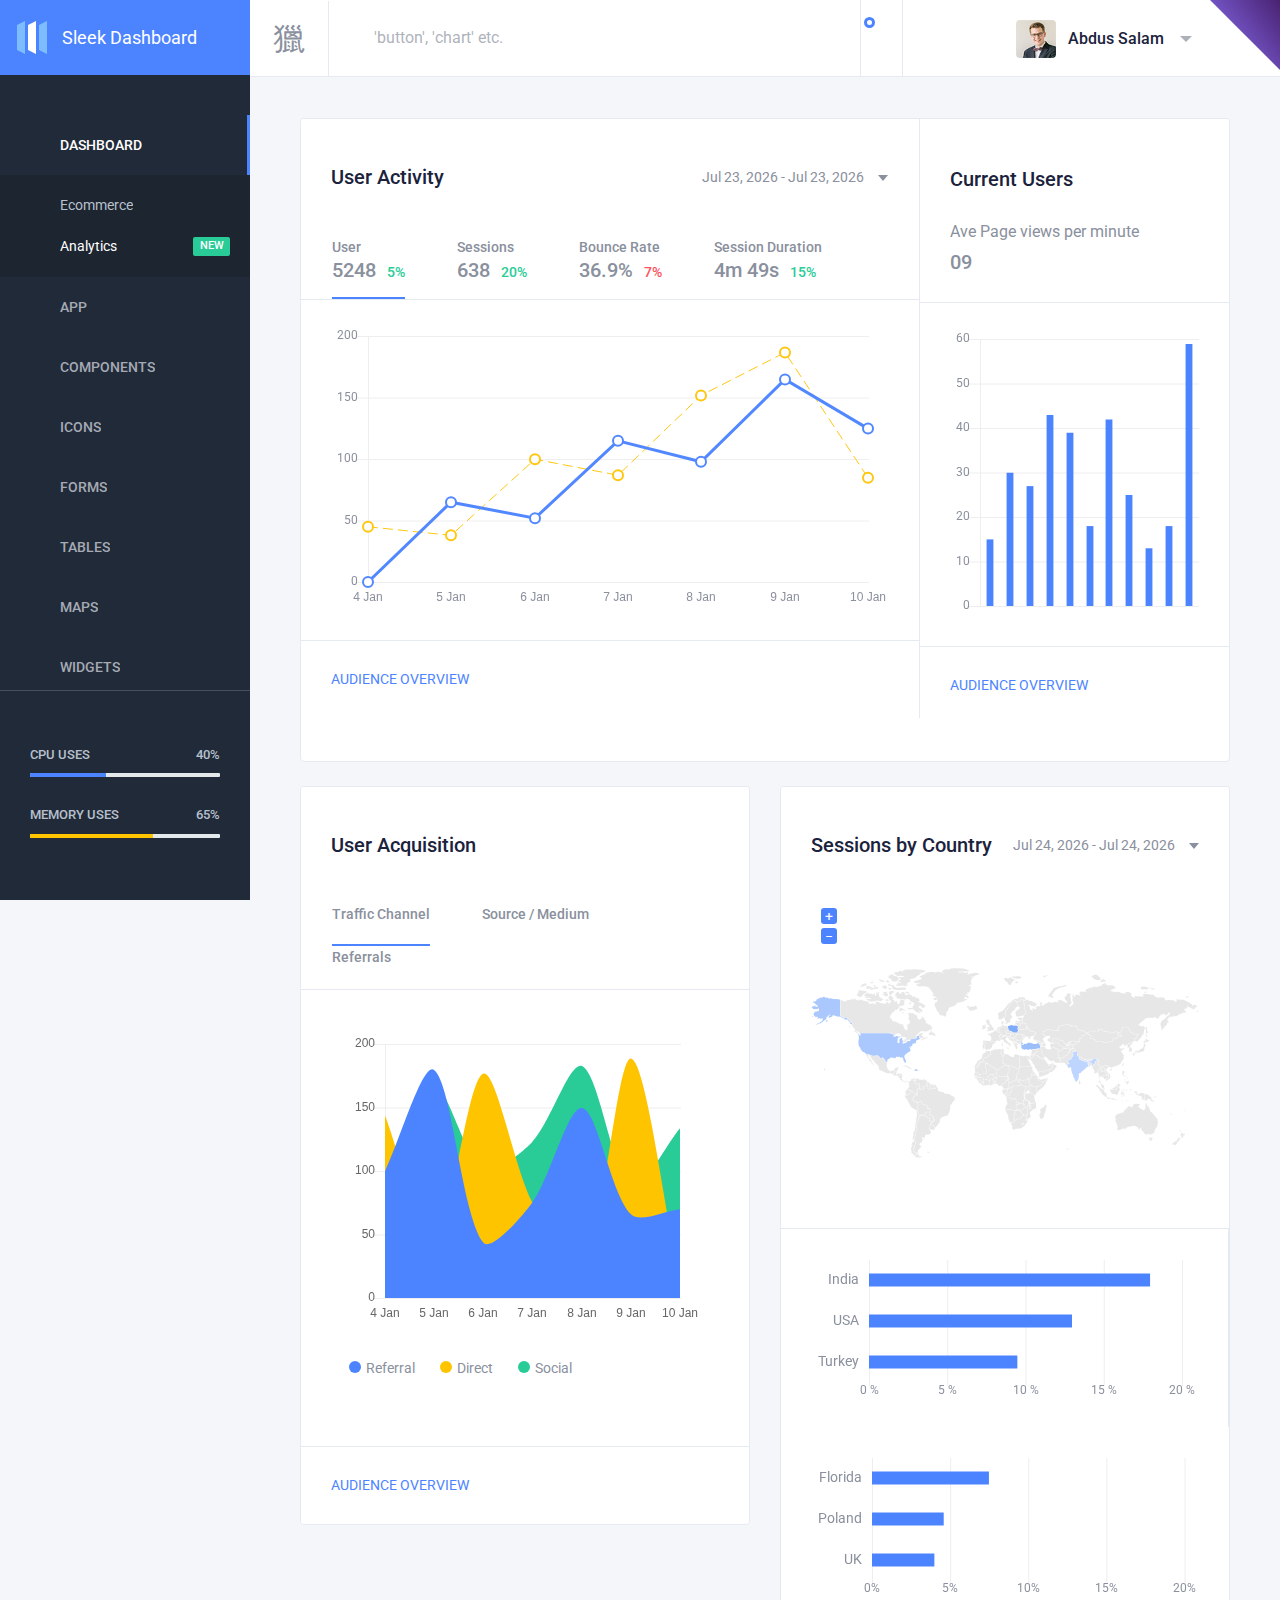
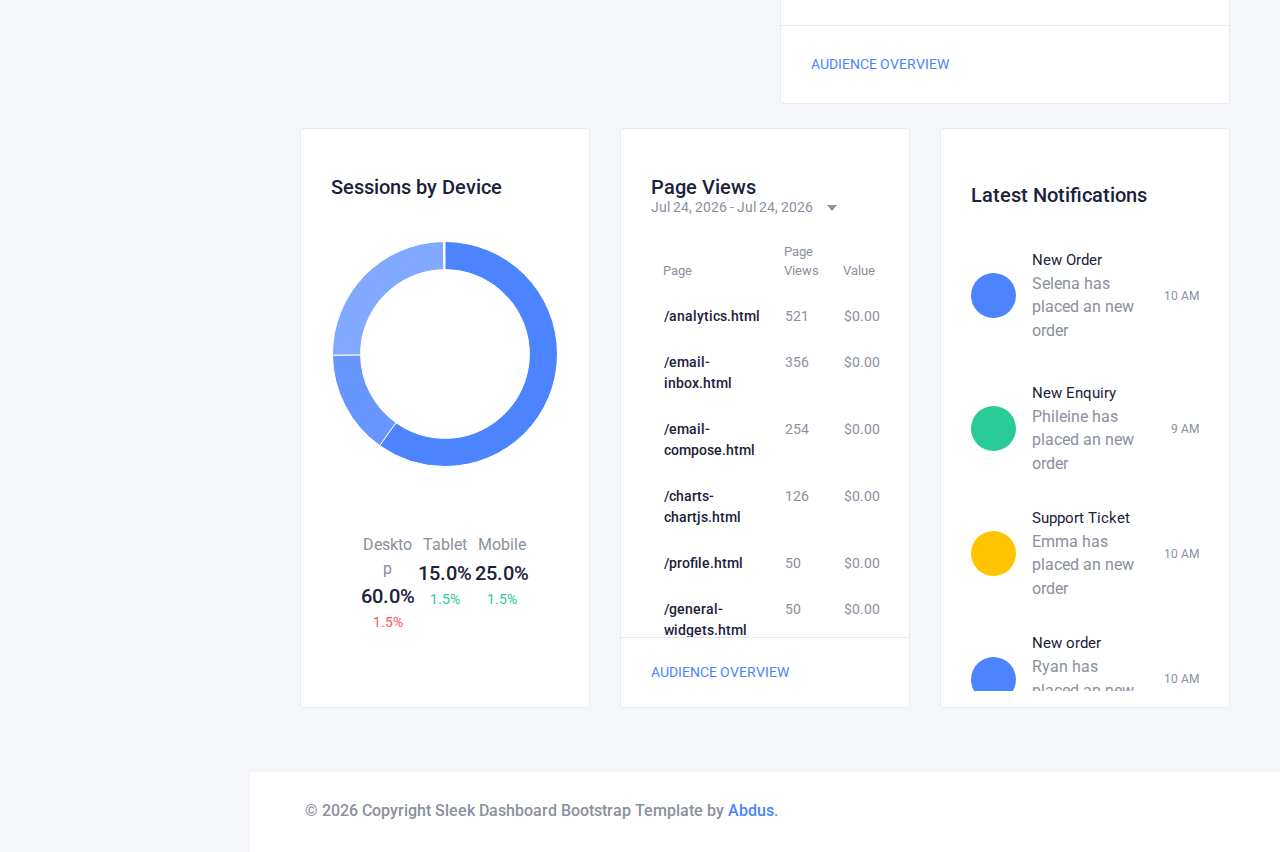
<file: analytics.html>
<!DOCTYPE html>
<html lang="en" dir="ltr">
<head>
  <meta charset="utf-8" />
  <meta http-equiv="X-UA-Compatible" content="IE=edge" />
  <meta name="viewport" content="width=device-width, initial-scale=1" />
  <meta name="description" content="Sleek Dashboard - Free Bootstrap 4 Admin Dashboard Template and UI Kit. It is very powerful bootstrap admin dashboard, which allows you to build products like admin panels, content management systems and CRMs etc.">


  <title>Sleek - Admin Dashboard Template</title>

  <!-- GOOGLE FONTS -->
  <link href="https://fonts.googleapis.com/css?family=Montserrat:400,500|Poppins:400,500,600,700|Roboto:400,500" rel="stylesheet" />
  <link href="https://cdn.materialdesignicons.com/4.4.95/css/materialdesignicons.min.css" rel="stylesheet" />


  <!-- PLUGINS CSS STYLE -->
  <link href="assets/plugins/nprogress/nprogress.css" rel="stylesheet" />

  
  
  <!-- No Extra plugin used -->
  
  
  
  <link href="assets/plugins/jvectormap/jquery-jvectormap-2.0.3.css" rel="stylesheet" />
  
  
  
  <link href="assets/plugins/daterangepicker/daterangepicker.css" rel="stylesheet" />
  
  

  <!-- SLEEK CSS -->
  <link id="sleek-css" rel="stylesheet" href="assets/css/sleek.css" />

  <!-- FAVICON -->
  <link href="assets/img/favicon.png" rel="shortcut icon" />

  

  <!--
    HTML5 shim and Respond.js for IE8 support of HTML5 elements and media queries
  -->
  <!-- WARNING: Respond.js doesn't work if you view the page via file:// -->
  <!--[if lt IE 9]>
    <script src="https://oss.maxcdn.com/html5shiv/3.7.2/html5shiv.min.js"></script>
    <script src="https://oss.maxcdn.com/respond/1.4.2/respond.min.js"></script>
  <![endif]-->
  <script src="assets/plugins/nprogress/nprogress.js"></script>
</head>


<body class="header-fixed sidebar-fixed sidebar-dark header-light" id="body">
  
  <script>
    NProgress.configure({ showSpinner: false });
    NProgress.start();
  </script>

  

  <div class="wrapper">
    <!-- Github Link -->
    <a href="https://github.com/tafcoder/sleek-dashboard"  target="_blank" class="github-link">
      <svg width="70" height="70" viewBox="0 0 250 250" aria-hidden="true">
        <defs>
          <linearGradient id="grad1" x1="0%" y1="75%" x2="100%" y2="0%">
            <stop offset="0%" style="stop-color:#896def;stop-opacity:1" />
            <stop offset="100%" style="stop-color:#482271;stop-opacity:1" />
          </linearGradient>
        </defs>
        <path d="M 0,0 L115,115 L115,115 L142,142 L250,250 L250,0 Z" fill="url(#grad1)"></path>
      </svg>
      <i class="mdi mdi-github-circle"></i>
    </a>

            <!--
          ====================================
          ——— LEFT SIDEBAR WITH FOOTER
          =====================================
        -->
        <aside class="left-sidebar bg-sidebar">
          <div id="sidebar" class="sidebar sidebar-with-footer">
            <!-- Aplication Brand -->
            <div class="app-brand">
              <a href="/index.html" title="Sleek Dashboard">
                <svg
                  class="brand-icon"
                  xmlns="http://www.w3.org/2000/svg"
                  preserveAspectRatio="xMidYMid"
                  width="30"
                  height="33"
                  viewBox="0 0 30 33"
                >
                  <g fill="none" fill-rule="evenodd">
                    <path
                      class="logo-fill-blue"
                      fill="#7DBCFF"
                      d="M0 4v25l8 4V0zM22 4v25l8 4V0z"
                    />
                    <path class="logo-fill-white" fill="#FFF" d="M11 4v25l8 4V0z" />
                  </g>
                </svg>
                <span class="brand-name text-truncate">Sleek Dashboard</span>
              </a>
            </div>
            <!-- begin sidebar scrollbar -->
            <div class="sidebar-scrollbar">

              <!-- sidebar menu -->
              <ul class="nav sidebar-inner" id="sidebar-menu">
                

                
                  <li  class="has-sub active expand" >
                    <a class="sidenav-item-link" href="javascript:void(0)" data-toggle="collapse" data-target="#dashboard"
                      aria-expanded="false" aria-controls="dashboard">
                      <i class="mdi mdi-view-dashboard-outline"></i>
                      <span class="nav-text">Dashboard</span> <b class="caret"></b>
                    </a>
                    <ul  class="collapse show"  id="dashboard"
                      data-parent="#sidebar-menu">
                      <div class="sub-menu">
                        
                        
                          
                            <li >
                              <a class="sidenav-item-link" href="index.html">
                                <span class="nav-text">Ecommerce</span>
                                
                              </a>
                            </li>
                          
                        

                        
                        
                          
                            <li  class="active" >
                              <a class="sidenav-item-link" href="analytics.html">
                                <span class="nav-text">Analytics</span>
                                
                                <span class="badge badge-success">new</span>
                                
                              </a>
                            </li>
                          
                        

                        
                      </div>
                    </ul>
                  </li>
                

                

                
                  <li  class="has-sub" >
                    <a class="sidenav-item-link" href="javascript:void(0)" data-toggle="collapse" data-target="#app"
                      aria-expanded="false" aria-controls="app">
                      <i class="mdi mdi-pencil-box-multiple"></i>
                      <span class="nav-text">App</span> <b class="caret"></b>
                    </a>
                    <ul  class="collapse"  id="app"
                      data-parent="#sidebar-menu">
                      <div class="sub-menu">
                        
                        
                          
                            <li >
                              <a class="sidenav-item-link" href="chat.html">
                                <span class="nav-text">Chat</span>
                                
                              </a>
                            </li>
                          
                        

                        
                        
                          
                            <li >
                              <a class="sidenav-item-link" href="contacts.html">
                                <span class="nav-text">Contacts</span>
                                
                              </a>
                            </li>
                          
                        

                        
                        
                          
                            <li >
                              <a class="sidenav-item-link" href="team.html">
                                <span class="nav-text">Team</span>
                                
                              </a>
                            </li>
                          
                        

                        
                        
                          
                            <li >
                              <a class="sidenav-item-link" href="calendar.html">
                                <span class="nav-text">Calendar</span>
                                
                              </a>
                            </li>
                          
                        

                        
                      </div>
                    </ul>
                  </li>
                

                

                
                  <li  class="has-sub" >
                    <a class="sidenav-item-link" href="javascript:void(0)" data-toggle="collapse" data-target="#components"
                      aria-expanded="false" aria-controls="components">
                      <i class="mdi mdi-folder-multiple-outline"></i>
                      <span class="nav-text">Components</span> <b class="caret"></b>
                    </a>
                    <ul  class="collapse"  id="components"
                      data-parent="#sidebar-menu">
                      <div class="sub-menu">
                        
                        
                          
                            <li >
                              <a class="sidenav-item-link" href="alert.html">
                                <span class="nav-text">Alert</span>
                                
                              </a>
                            </li>
                          
                        

                        
                        
                          
                            <li >
                              <a class="sidenav-item-link" href="badge.html">
                                <span class="nav-text">Badge</span>
                                
                              </a>
                            </li>
                          
                        

                        
                        
                          
                            <li >
                              <a class="sidenav-item-link" href="breadcrumb.html">
                                <span class="nav-text">Breadcrumb</span>
                                
                              </a>
                            </li>
                          
                        

                        
                        
                          
                            <li >
                              <a class="sidenav-item-link" href="button-default.html">
                                <span class="nav-text">Button Default</span>
                                
                              </a>
                            </li>
                          
                        

                        
                        
                          
                            <li >
                              <a class="sidenav-item-link" href="button-dropdown.html">
                                <span class="nav-text">Button Dropdown</span>
                                
                              </a>
                            </li>
                          
                        

                        
                        
                          
                            <li >
                              <a class="sidenav-item-link" href="button-group.html">
                                <span class="nav-text">Button Group</span>
                                
                              </a>
                            </li>
                          
                        

                        
                        
                          
                            <li >
                              <a class="sidenav-item-link" href="button-social.html">
                                <span class="nav-text">Button Social</span>
                                
                              </a>
                            </li>
                          
                        

                        
                        
                          
                            <li >
                              <a class="sidenav-item-link" href="button-loading.html">
                                <span class="nav-text">Button Loading</span>
                                
                              </a>
                            </li>
                          
                        

                        
                        
                          
                            <li >
                              <a class="sidenav-item-link" href="card.html">
                                <span class="nav-text">Card</span>
                                
                              </a>
                            </li>
                          
                        

                        
                        
                          
                            <li >
                              <a class="sidenav-item-link" href="carousel.html">
                                <span class="nav-text">Carousel</span>
                                
                              </a>
                            </li>
                          
                        

                        
                        
                          
                            <li >
                              <a class="sidenav-item-link" href="collapse.html">
                                <span class="nav-text">Collapse</span>
                                
                              </a>
                            </li>
                          
                        

                        
                        
                          
                            <li >
                              <a class="sidenav-item-link" href="list-group.html">
                                <span class="nav-text">List Group</span>
                                
                              </a>
                            </li>
                          
                        

                        
                        
                          
                            <li >
                              <a class="sidenav-item-link" href="modal.html">
                                <span class="nav-text">Modal</span>
                                
                              </a>
                            </li>
                          
                        

                        
                        
                          
                            <li >
                              <a class="sidenav-item-link" href="pagination.html">
                                <span class="nav-text">Pagination</span>
                                
                              </a>
                            </li>
                          
                        

                        
                        
                          
                            <li >
                              <a class="sidenav-item-link" href="popover-tooltip.html">
                                <span class="nav-text">Popover & Tooltip</span>
                                
                              </a>
                            </li>
                          
                        

                        
                        
                          
                            <li >
                              <a class="sidenav-item-link" href="progress-bar.html">
                                <span class="nav-text">Progress Bar</span>
                                
                              </a>
                            </li>
                          
                        

                        
                        
                          
                            <li >
                              <a class="sidenav-item-link" href="spinner.html">
                                <span class="nav-text">Spinner</span>
                                
                              </a>
                            </li>
                          
                        

                        
                        
                          
                            <li >
                              <a class="sidenav-item-link" href="switcher.html">
                                <span class="nav-text">Switcher</span>
                                
                              </a>
                            </li>
                          
                        

                        
                        
                          
                            <li >
                              <a class="sidenav-item-link" href="tab.html">
                                <span class="nav-text">Tab</span>
                                
                              </a>
                            </li>
                          
                        

                        
                      </div>
                    </ul>
                  </li>
                

                

                
                  <li  class="has-sub" >
                    <a class="sidenav-item-link" href="javascript:void(0)" data-toggle="collapse" data-target="#icons"
                      aria-expanded="false" aria-controls="icons">
                      <i class="mdi mdi-diamond-stone"></i>
                      <span class="nav-text">Icons</span> <b class="caret"></b>
                    </a>
                    <ul  class="collapse"  id="icons"
                      data-parent="#sidebar-menu">
                      <div class="sub-menu">
                        
                        
                          
                            <li >
                              <a class="sidenav-item-link" href="material-icon.html">
                                <span class="nav-text">Material Icon</span>
                                
                              </a>
                            </li>
                          
                        

                        
                        
                          
                            <li >
                              <a class="sidenav-item-link" href="flag-icon.html">
                                <span class="nav-text">Flag Icon</span>
                                
                              </a>
                            </li>
                          
                        

                        
                      </div>
                    </ul>
                  </li>
                

                

                
                  <li  class="has-sub" >
                    <a class="sidenav-item-link" href="javascript:void(0)" data-toggle="collapse" data-target="#forms"
                      aria-expanded="false" aria-controls="forms">
                      <i class="mdi mdi-email-mark-as-unread"></i>
                      <span class="nav-text">Forms</span> <b class="caret"></b>
                    </a>
                    <ul  class="collapse"  id="forms"
                      data-parent="#sidebar-menu">
                      <div class="sub-menu">
                        
                        
                          
                            <li >
                              <a class="sidenav-item-link" href="basic-input.html">
                                <span class="nav-text">Basic Input</span>
                                
                              </a>
                            </li>
                          
                        

                        
                        
                          
                            <li >
                              <a class="sidenav-item-link" href="input-group.html">
                                <span class="nav-text">Input Group</span>
                                
                              </a>
                            </li>
                          
                        

                        
                        
                          
                            <li >
                              <a class="sidenav-item-link" href="checkbox-radio.html">
                                <span class="nav-text">Checkbox & Radio</span>
                                
                              </a>
                            </li>
                          
                        

                        
                        
                          
                            <li >
                              <a class="sidenav-item-link" href="form-validation.html">
                                <span class="nav-text">Form Validation</span>
                                
                              </a>
                            </li>
                          
                        

                        
                        
                          
                            <li >
                              <a class="sidenav-item-link" href="form-advance.html">
                                <span class="nav-text">Form Advance</span>
                                
                              </a>
                            </li>
                          
                        

                        
                      </div>
                    </ul>
                  </li>
                

                

                
                  <li  class="has-sub" >
                    <a class="sidenav-item-link" href="javascript:void(0)" data-toggle="collapse" data-target="#tables"
                      aria-expanded="false" aria-controls="tables">
                      <i class="mdi mdi-table"></i>
                      <span class="nav-text">Tables</span> <b class="caret"></b>
                    </a>
                    <ul  class="collapse"  id="tables"
                      data-parent="#sidebar-menu">
                      <div class="sub-menu">
                        
                        
                          
                            <li >
                              <a class="sidenav-item-link" href="basic-tables.html">
                                <span class="nav-text">Basic Tables</span>
                                
                              </a>
                            </li>
                          
                        

                        
                        
                        <li  class="has-sub" >
                          <a class="sidenav-item-link" href="javascript:void(0)" data-toggle="collapse" data-target="#data-tables"
                            aria-expanded="false" aria-controls="data-tables">
                            <span class="nav-text">Data Tables</span> <b class="caret"></b>
                          </a>
                          <ul  class="collapse"  id="data-tables">
                            <div class="sub-menu">
                              
                              <li >
                                <a href="basic-data-table.html">Basic Data Table</a>
                              </li>
                              
                              <li >
                                <a href="responsive-data-table.html">Responsive Data Table</a>
                              </li>
                              
                              <li >
                                <a href="hoverable-data-table.html">Hoverable Data Table</a>
                              </li>
                              
                              <li >
                                <a href="expendable-data-table.html">Expendable Data Table</a>
                              </li>
                              
                            </div>
                          </ul>
                        </li>
                        

                        
                      </div>
                    </ul>
                  </li>
                

                

                
                  <li  class="has-sub" >
                    <a class="sidenav-item-link" href="javascript:void(0)" data-toggle="collapse" data-target="#maps"
                      aria-expanded="false" aria-controls="maps">
                      <i class="mdi mdi-google-maps"></i>
                      <span class="nav-text">Maps</span> <b class="caret"></b>
                    </a>
                    <ul  class="collapse"  id="maps"
                      data-parent="#sidebar-menu">
                      <div class="sub-menu">
                        
                        
                          
                            <li >
                              <a class="sidenav-item-link" href="google-map.html">
                                <span class="nav-text">Google Map</span>
                                
                              </a>
                            </li>
                          
                        

                        
                        
                          
                            <li >
                              <a class="sidenav-item-link" href="vector-map.html">
                                <span class="nav-text">Vector Map</span>
                                
                              </a>
                            </li>
                          
                        

                        
                      </div>
                    </ul>
                  </li>
                

                

                
                  <li  class="has-sub" >
                    <a class="sidenav-item-link" href="javascript:void(0)" data-toggle="collapse" data-target="#widgets"
                      aria-expanded="false" aria-controls="widgets">
                      <i class="mdi mdi-widgets"></i>
                      <span class="nav-text">Widgets</span> <b class="caret"></b>
                    </a>
                    <ul  class="collapse"  id="widgets"
                      data-parent="#sidebar-menu">
                      <div class="sub-menu">
                        
                        
                          
                            <li >
                              <a class="sidenav-item-link" href="general-widget.html">
                                <span class="nav-text">General Widget</span>
                                
                              </a>
                            </li>
                          
                        

                        
                        
                          
                            <li >
                              <a class="sidenav-item-link" href="chart-widget.html">
                                <span class="nav-text">Chart Widget</span>
                                
                              </a>
                            </li>
                          
                        

                        
                      </div>
                    </ul>
                  </li>
                

                

                
                  <li  class="has-sub" >
                    <a class="sidenav-item-link" href="javascript:void(0)" data-toggle="collapse" data-target="#charts"
                      aria-expanded="false" aria-controls="charts">
                      <i class="mdi mdi-chart-pie"></i>
                      <span class="nav-text">Charts</span> <b class="caret"></b>
                    </a>
                    <ul  class="collapse"  id="charts"
                      data-parent="#sidebar-menu">
                      <div class="sub-menu">
                        
                        
                          
                            <li >
                              <a class="sidenav-item-link" href="chartjs.html">
                                <span class="nav-text">ChartJS</span>
                                
                              </a>
                            </li>
                          
                        

                        
                      </div>
                    </ul>
                  </li>
                

                

                
                  <li  class="has-sub" >
                    <a class="sidenav-item-link" href="javascript:void(0)" data-toggle="collapse" data-target="#pages"
                      aria-expanded="false" aria-controls="pages">
                      <i class="mdi mdi-image-filter-none"></i>
                      <span class="nav-text">Pages</span> <b class="caret"></b>
                    </a>
                    <ul  class="collapse"  id="pages"
                      data-parent="#sidebar-menu">
                      <div class="sub-menu">
                        
                        
                          
                            <li >
                              <a class="sidenav-item-link" href="user-profile.html">
                                <span class="nav-text">User Profile</span>
                                
                              </a>
                            </li>
                          
                        

                        
                        
                        <li  class="has-sub" >
                          <a class="sidenav-item-link" href="javascript:void(0)" data-toggle="collapse" data-target="#authentication"
                            aria-expanded="false" aria-controls="authentication">
                            <span class="nav-text">Authentication</span> <b class="caret"></b>
                          </a>
                          <ul  class="collapse"  id="authentication">
                            <div class="sub-menu">
                              
                              <li >
                                <a href="sign-in.html">Sign In</a>
                              </li>
                              
                              <li >
                                <a href="sign-up.html">Sign Up</a>
                              </li>
                              
                            </div>
                          </ul>
                        </li>
                        

                        
                        
                        <li  class="has-sub" >
                          <a class="sidenav-item-link" href="javascript:void(0)" data-toggle="collapse" data-target="#others"
                            aria-expanded="false" aria-controls="others">
                            <span class="nav-text">Others</span> <b class="caret"></b>
                          </a>
                          <ul  class="collapse"  id="others">
                            <div class="sub-menu">
                              
                              <li >
                                <a href="invoice.html">Invoice</a>
                              </li>
                              
                              <li >
                                <a href="404.html">404 Page</a>
                              </li>
                              
                            </div>
                          </ul>
                        </li>
                        

                        
                      </div>
                    </ul>
                  </li>
                

                

                
                  <li  class="has-sub" >
                    <a class="sidenav-item-link" href="javascript:void(0)" data-toggle="collapse" data-target="#documentation"
                      aria-expanded="false" aria-controls="documentation">
                      <i class="mdi mdi-book-open-page-variant"></i>
                      <span class="nav-text">Documentation</span> <b class="caret"></b>
                    </a>
                    <ul  class="collapse"  id="documentation"
                      data-parent="#sidebar-menu">
                      <div class="sub-menu">
                        
                        
                          
                            <li class="section-title">
                              Getting Started
                            </li>
                          
                        

                        
                        
                          
                            <li >
                              <a class="sidenav-item-link" href="introduction.html">
                                <span class="nav-text">Introduction</span>
                                
                              </a>
                            </li>
                          
                        

                        
                        
                          
                            <li >
                              <a class="sidenav-item-link" href="quick-start.html">
                                <span class="nav-text">Quick Start</span>
                                
                              </a>
                            </li>
                          
                        

                        
                        
                          
                            <li >
                              <a class="sidenav-item-link" href="customization.html">
                                <span class="nav-text">Customization</span>
                                
                              </a>
                            </li>
                          
                        

                        
                        
                          
                            <li class="section-title">
                              Layouts
                            </li>
                          
                        

                        
                        
                        <li  class="has-sub" >
                          <a class="sidenav-item-link" href="javascript:void(0)" data-toggle="collapse" data-target="#headers"
                            aria-expanded="false" aria-controls="headers">
                            <span class="nav-text">Header Variations</span> <b class="caret"></b>
                          </a>
                          <ul  class="collapse"  id="headers">
                            <div class="sub-menu">
                              
                              <li >
                                <a href="header-fixed.html">Header Fixed</a>
                              </li>
                              
                              <li >
                                <a href="header-static.html">Header Static</a>
                              </li>
                              
                              <li >
                                <a href="header-light.html">Header Light</a>
                              </li>
                              
                              <li >
                                <a href="header-dark.html">Header Dark</a>
                              </li>
                              
                            </div>
                          </ul>
                        </li>
                        

                        
                        
                        <li  class="has-sub" >
                          <a class="sidenav-item-link" href="javascript:void(0)" data-toggle="collapse" data-target="#sidebar-navs"
                            aria-expanded="false" aria-controls="sidebar-navs">
                            <span class="nav-text">Sidebar Variations</span> <b class="caret"></b>
                          </a>
                          <ul  class="collapse"  id="sidebar-navs">
                            <div class="sub-menu">
                              
                              <li >
                                <a href="sidebar-fixed-default.html">Sidebar Fixed Default</a>
                              </li>
                              
                              <li >
                                <a href="sidebar-fixed-minified.html">Sidebar Fixed Minified</a>
                              </li>
                              
                              <li >
                                <a href="sidebar-fixed-offcanvas.html">Sidebar Fixed Offcanvas</a>
                              </li>
                              
                              <li >
                                <a href="sidebar-static-default.html">Sidebar Static Default</a>
                              </li>
                              
                              <li >
                                <a href="sidebar-static-minified.html">Sidebar Static Minified</a>
                              </li>
                              
                              <li >
                                <a href="sidebar-static-offcanvas.html">Sidebar Static Offcanvas</a>
                              </li>
                              
                              <li >
                                <a href="sidebar-with-footer.html">Sidebar With Footer</a>
                              </li>
                              
                              <li >
                                <a href="sidebar-without-footer.html">Sidebar Without Footer</a>
                              </li>
                              
                              <li >
                                <a href="right-sidebar.html">Right Sidebar</a>
                              </li>
                              
                            </div>
                          </ul>
                        </li>
                        

                        
                        
                          
                            <li >
                              <a class="sidenav-item-link" href="rtl.html">
                                <span class="nav-text">RTL Direction</span>
                                
                              </a>
                            </li>
                          
                        

                        
                      </div>
                    </ul>
                  </li>
                

                
              </ul>

            </div>

            <div class="sidebar-footer">
              <hr class="separator mb-0" />
              <div class="sidebar-footer-content">
                <h6 class="text-uppercase">
                  Cpu Uses <span class="float-right">40%</span>
                </h6>
                <div class="progress progress-xs">
                  <div
                    class="progress-bar active"
                    style="width: 40%;"
                    role="progressbar"
                  ></div>
                </div>
                <h6 class="text-uppercase">
                  Memory Uses <span class="float-right">65%</span>
                </h6>
                <div class="progress progress-xs">
                  <div
                    class="progress-bar progress-bar-warning"
                    style="width: 65%;"
                    role="progressbar"
                  ></div>
                </div>
              </div>
            </div>
          </div>
        </aside>


    <div class="page-wrapper">
                <!-- Header -->
          <header class="main-header " id="header">
            <nav class="navbar navbar-static-top navbar-expand-lg">
              <!-- Sidebar toggle button -->
              <button id="sidebar-toggler" class="sidebar-toggle">
                <span class="sr-only">Toggle navigation</span>
              </button>
              <!-- search form -->
              <div class="search-form d-none d-lg-inline-block">
                <div class="input-group">
                  <button type="button" name="search" id="search-btn" class="btn btn-flat">
                    <i class="mdi mdi-magnify"></i>
                  </button>
                  <input type="text" name="query" id="search-input" class="form-control" placeholder="'button', 'chart' etc."
                    autofocus autocomplete="off" />
                </div>
                <div id="search-results-container">
                  <ul id="search-results"></ul>
                </div>
              </div>

              <div class="navbar-right ">
                <ul class="nav navbar-nav">
                  <li class="dropdown notifications-menu">
                    <button class="dropdown-toggle" data-toggle="dropdown">
                      <i class="mdi mdi-bell-outline"></i>
                    </button>
                    <ul class="dropdown-menu dropdown-menu-right">
                      <li class="dropdown-header">You have 5 notifications</li>
                      <li>
                        <a href="#">
                          <i class="mdi mdi-account-plus"></i> New user registered
                          <span class=" font-size-12 d-inline-block float-right"><i class="mdi mdi-clock-outline"></i> 10 AM</span>
                        </a>
                      </li>
                      <li>
                        <a href="#">
                          <i class="mdi mdi-account-remove"></i> User deleted
                          <span class=" font-size-12 d-inline-block float-right"><i class="mdi mdi-clock-outline"></i> 07 AM</span>
                        </a>
                      </li>
                      <li>
                        <a href="#">
                          <i class="mdi mdi-chart-areaspline"></i> Sales report is ready
                          <span class=" font-size-12 d-inline-block float-right"><i class="mdi mdi-clock-outline"></i> 12 PM</span>
                        </a>
                      </li>
                      <li>
                        <a href="#">
                          <i class="mdi mdi-account-supervisor"></i> New client
                          <span class=" font-size-12 d-inline-block float-right"><i class="mdi mdi-clock-outline"></i> 10 AM</span>
                        </a>
                      </li>
                      <li>
                        <a href="#">
                          <i class="mdi mdi-server-network-off"></i> Server overloaded
                          <span class=" font-size-12 d-inline-block float-right"><i class="mdi mdi-clock-outline"></i> 05 AM</span>
                        </a>
                      </li>
                      <li class="dropdown-footer">
                        <a class="text-center" href="#"> View All </a>
                      </li>
                    </ul>
                  </li>
                  <li class="right-sidebar-in right-sidebar-2-menu">
                    <i class="mdi mdi-settings mdi-spin"></i>
                  </li>
                  <!-- User Account -->
                  <li class="dropdown user-menu">
                    <button href="#" class="dropdown-toggle nav-link" data-toggle="dropdown">
                      <img src="assets/img/user/user.png" class="user-image" alt="User Image" />
                      <span class="d-none d-lg-inline-block">Abdus Salam</span>
                    </button>
                    <ul class="dropdown-menu dropdown-menu-right">
                      <!-- User image -->
                      <li class="dropdown-header">
                        <img src="assets/img/user/user.png" class="img-circle" alt="User Image" />
                        <div class="d-inline-block">
                          Abdus Salam <small class="pt-1">iamabdus@gmail.com</small>
                        </div>
                      </li>

                      <li>
                        <a href="user-profile.html">
                          <i class="mdi mdi-account"></i> My Profile
                        </a>
                      </li>
                      <li>
                        <a href="#">
                          <i class="mdi mdi-email"></i> Message
                        </a>
                      </li>
                      <li>
                        <a href="#"> <i class="mdi mdi-diamond-stone"></i> Projects </a>
                      </li>
                      <li class="right-sidebar-in">
                        <a href="javascript:0"> <i class="mdi mdi-settings"></i> Setting </a>
                      </li>

                      <li class="dropdown-footer">
                        <a href="index.html"> <i class="mdi mdi-logout"></i> Log Out </a>
                      </li>
                    </ul>
                  </li>
                </ul>
              </div>
            </nav>


          </header>


      <div class="content-wrapper">
        <div class="content">			<div class="row">
				<div class="col-md-12">
					
                          <!-- User activity statistics -->
                          <div class="card card-default" id="user-activity">
                            <div class="row no-gutters">
                              <div class="col-xl-8">
                                <div class="border-right">
                                  <div class="card-header justify-content-between py-5">
                                    <h2>User Activity</h2>
                                    <div class="date-range-report ">
                                      <span></span>
                                    </div>
                                  </div>
                                  <ul class="nav nav-tabs nav-style-border justify-content-between justify-content-xl-start border-bottom" role="tablist">
                                    <li class="nav-item">
                                      <a class="nav-link active pb-md-0" data-toggle="tab" href="#user" role="tab" aria-controls="" aria-selected="true">
                                        <span class="type-name">User</span>
                                        <h4 class="d-inline-block mr-2 mb-3">5248</h4>
                                        <span class="text-success ">5%
                                          <i class="mdi mdi-arrow-up-bold"></i>
                                        </span>
                                      </a>
                                    </li>
                                    <li class="nav-item">
                                      <a class="nav-link pb-md-0" data-toggle="tab" href="#session" role="tab" aria-controls="" aria-selected="false">
                                        <span class="type-name">Sessions</span>
                                        <h4 class="d-inline-block mr-2 mb-3">638</h4>
                                        <span class="text-success ">20%
                                          <i class="mdi mdi-arrow-up-bold"></i>
                                        </span>
                                      </a>
                                    </li>
                                    <li class="nav-item">
                                      <a class="nav-link pb-md-0" data-toggle="tab" href="#bounce" role="tab" aria-controls="" aria-selected="false">
                                        <span class="type-name">Bounce Rate</span>
                                        <h4 class="d-inline-block mr-2 mb-3">36.9%</h4>
                                        <span class="text-danger ">7%
                                          <i class="mdi mdi-arrow-down-bold"></i>
                                        </span>
                                      </a>
                                    </li>
                                    <li class="nav-item">
                                      <a class="nav-link pb-md-0" data-toggle="tab" href="#session-duration" role="tab" aria-controls="" aria-selected="false">
                                        <span class="type-name">Session Duration</span>
                                        <h4 class="d-inline-block mr-2 mb-3">4m 49s</h4>
                                        <span class="text-success ">15%
                                          <i class="mdi mdi-arrow-up-bold"></i>
                                        </span>
                                      </a>
                                    </li>
                                  </ul>
                                  <div class="card-body">
                                    <div class="tab-content" id="myTabContent">
                                      <div class="tab-pane fade show active" id="user" role="tabpanel" aria-labelledby="home-tab">
                                          <canvas id="activity" class="chartjs"></canvas>
                                      </div>
                                    </div>
                                  </div>
                                  <div class="card-footer d-flex flex-wrap bg-white border-top">
                                    <a href="#" class="text-uppercase py-3">Audience Overview</a>
                                  </div>
                                </div>
                              </div>
                              <div class="col-xl-4">
                                <div data-scroll-height="642">
                                  <div class="card-header pt-5 flex-column align-items-start">
                                    <h4 class="text-dark mb-4">Current Users</h4>
                                    <div class="mb-3">
                                      <p class="my-2">Ave Page views per minute</p>
                                      <h4>09</h4>
                                    </div>
                                  </div>
                                  <div class="border-bottom"></div>
                                  <div class="card-body">
                                    <canvas id="currentUser" class="chartjs"></canvas>
                                  </div>
                                  <div class="card-footer d-flex flex-wrap bg-white border-top">
                                    <a href="#" class="text-uppercase py-3">Audience Overview</a>
                                  </div>
                                </div>
                              </div>
                            </div>
                          </div>

				</div>
			</div>

			<div class="row">
				<div class="col-xl-6 col-12">
					                        
                          <!-- User Acquisition Statistics -->
                          <div class="card card-default" id="user-acquisition">
                            <div class="card-header justify-content-between pb-5">
                              <h2>User Acquisition</h2>
                            </div>

                            <ul class="nav nav-tabs nav-style-border justify-content-between justify-content-lg-start border-bottom" role="tablist">
                              <li class="nav-item">
                                <a class="nav-link active" data-toggle="tab" href="#traffic-channel" role="tab" aria-controls="" aria-selected="true">Traffic Channel</a>
                              </li>
                              <li class="nav-item">
                                <a class="nav-link" data-toggle="tab" href="#source-medium" role="tab" aria-controls="" aria-selected="false">Source / Medium </a>
                              </li>
                              <li class="nav-item">
                                <a class="nav-link" data-toggle="tab" href="#referrals" role="tab" aria-controls="" aria-selected="false">Referrals</a>
                              </li>
                            </ul>
                            <div class="tab-content p-3 p-lg-5" id="myTabContent">
                              <div class="tab-pane fade show active pb-4" id="source-medium" role="tabpanel" aria-labelledby="profile-tab">
                                <div class="mb-5" style=" height:32vh">
                                  <canvas id="acquisition" class="chartjs2"></canvas>
                                  <div id="acqLegend" class="customLegend mb-2"></div>
                                </div>
                              </div>
                            </div>
                            <div class="card-footer d-flex flex-wrap bg-white">
                              <a href="#" class="text-uppercase py-3">Audience Overview</a>
                            </div>
                          </div>

				</div>
				<div class="col-xl-6 col-12">
					
                          <!-- World Chart -->

                          <div class="card card-default" id="analytics-country">
                            <div class="card-header justify-content-between">
                              <h2>Sessions by Country</h2>
                              <div class="date-range-report ">
                                <span></span>
                              </div>
                            </div>
                            <div class="card-body vector-map-world-2">
                              <div id="analytic-world" style="height: 100%; width: 100%;"></div>
                            </div>
                            <div class="border-top">
                              <div class="row no-gutters">
                                <div class="col-lg-6">
                                  <div class="world-data-chart border-bottom py-4">
                                    <canvas id="hbar1" class="chartjs"></canvas>
                                  </div>
                                </div>
                                <div class="col-lg-6">
                                  <div class="world-data-chart py-4 ">
                                    <canvas id="hbar2" class="chartjs"></canvas>
                                  </div>
                                </div>
                              </div>
                            </div>
                            <div class="card-footer d-flex flex-wrap bg-white">
                              <a href="#" class="text-uppercase py-3">Audience Overview</a>
                            </div>
                          </div>

				</div>
			</div>

			<div class="row">
				<div class=" col-xl-4 ">
					               
                          <!-- Sessions By device Chart -->
                          <div class="card card-default" id="analytics-device" data-scroll-height="580">
                            <div class="card-header justify-content-between">
                              <h2>Sessions by Device</h2>
                            </div>
                            <div class="card-body">
                              <div class="pb-5">
                                <canvas id="deviceChart"></canvas>
                              </div>
                              <div class="row no-gutters justify-content-center">
                                <div class="col-4 col-lg-3">
                                  <div class="card card-icon-info text-center border-0">
                                    <i class="mdi mdi-desktop-mac"></i>
                                    <p class="pt-3 pb-1">Desktop</p>
                                    <h4 class="text-dark pb-1">60.0%</h4>
                                    <span class="text-danger">1.5% <i class="mdi mdi-arrow-down-bold"></i></span>
                                  </div>
                                </div>
                                <div class="col-4 col-lg-3">
                                  <div class="card card-icon-info text-center border-0">
                                    <i class="mdi mdi-tablet-ipad"></i>
                                    <p class="pt-3 pb-1">Tablet</p>
                                    <h4 class="text-dark pb-1">15.0%</h4>
                                    <span class="text-success">1.5% <i class="mdi mdi-arrow-up-bold"></i></span>
                                  </div>
                                </div>
                                <div class="col-4 col-lg-3">
                                  <div class="card card-icon-info text-center border-0">
                                    <i class="mdi mdi-cellphone-android fa-3x"></i>
                                    <p class="pt-3 pb-1">Mobile</p>
                                    <h4 class="text-dark pb-1">25.0%</h4>
                                    <span class="text-success">1.5% <i class="mdi mdi-arrow-up-bold"></i></span>
                                  </div>
                                </div>
                              </div>
                            </div>
                          </div>

				</div>
				<div class=" col-xl-4 ">
					
                          <!-- Page Views  -->
                          <div class="card card-default table-borderless" id="page-views" data-scroll-height="580">
                            <div class="card-header justify-content-between">
                              <h2>Page Views</h2>
                              <div class="date-range-report ">
                                <span></span>
                              </div>
                            </div>
                            <div class="card-body slim-scroll py-0">
                              <table class="table page-view-table ">
                                <thead>
                                  <tr>
                                    <th>Page</th>
                                    <th>Page Views</th>
                                    <th>Value</th>
                                  </tr>
                                </thead>
                                <tbody>
                                  <tr>
                                    <td class="text-primary"><a class="link" href="analytics.html">/analytics.html</a></td>
                                    <td>521</td>
                                    <td>$0.00</td>
                                  </tr>
                                  <tr>
                                    <td class="text-primary"><a class="link" href="email-inbox.html">/email-inbox.html</a></td>
                                    <td>356</td>
                                    <td>$0.00</td>
                                  </tr>
                                  <tr>
                                    <td class="text-primary"><a class="link" href="email-compose.html">/email-compose.html</a></td>
                                    <td>254</td>
                                    <td>$0.00</td>
                                  </tr>
                                  <tr>
                                    <td class="text-primary"><a class="link" href="charts-chartjs.html">/charts-chartjs.html</a></td>
                                    <td>126</td>
                                    <td>$0.00</td>
                                  </tr>
                                  <tr>
                                    <td class="text-primary"><a class="link" href="profile.html">/profile.html</a></td>
                                    <td>50</td>
                                    <td>$0.00</td>
                                  </tr>
                                  <tr>
                                    <td class="text-primary"><a class="link" href="general-widgets.html">/general-widgets.html</a></td>
                                    <td>50</td>
                                    <td>$0.00</td>
                                  </tr>
                                  <tr>
                                    <td class="text-primary"><a class="link" href="card.html">/card.html</a></td>
                                    <td>590</td>
                                    <td>$0.00</td>
                                  </tr>
                                  <tr>
                                    <td class="text-primary"><a class="link" href="email-inbox.html">/email-inbox.html</a></td>
                                    <td>29</td>
                                    <td>$0.00</td>
                                  </tr>
                                </tbody>
                              </table>
                            </div>
                            <div class="card-footer bg-white py-4">
                              <a href="#" class="text-uppercase">Audience Overview</a>
                            </div>
                          </div>

				</div>
				<div class=" col-xl-4 ">
					<!-- Notification Table -->
					<div class="card card-default" data-scroll-height="580">
						<div class="card-header justify-content-between">
							<h2>Latest Notifications</h2>
							<div>
								<button class="text-black-50 mr-2 font-size-20"><i class="mdi mdi-cached"></i></button>
								<div class="dropdown show d-inline-block widget-dropdown">
									<a class="dropdown-toggle icon-burger-mini" href="#" role="button" id="dropdown-notification" data-toggle="dropdown" aria-haspopup="true" aria-expanded="false" data-display="static"></a>
									<ul class="dropdown-menu dropdown-menu-right" aria-labelledby="dropdown-notification">
										<li class="dropdown-item"><a href="#">Action</a></li>
										<li class="dropdown-item"><a href="#">Another action</a></li>
										<li class="dropdown-item"><a href="#">Something else here</a></li>
									</ul>
								</div>
							</div>

						</div>
						<div class="card-body slim-scroll py-4">
							<div class="media pb-4 align-items-center justify-content-between">
								<div class="d-flex rounded-circle align-items-center justify-content-center mr-3 media-icon iconbox-45 bg-primary text-white">
									<i class="mdi mdi-cart-outline font-size-20"></i>
								</div>
								<div class="media-body pr-3 ">
									<a class="mt-0 mb-1 font-size-15 text-dark" href="#">New Order</a>
									<p >Selena has placed an new order</p>
								</div>
								<span class=" font-size-12 d-inline-block"><i class="mdi mdi-clock-outline"></i> 10 AM</span>
							</div>

							<div class="media py-3 align-items-center justify-content-between">
								<div class="d-flex rounded-circle align-items-center justify-content-center mr-3 media-icon iconbox-45 bg-success text-white">
									<i class="mdi mdi-email-outline font-size-20"></i>
								</div>
								<div class="media-body pr-3">
									<a class="mt-0 mb-1 font-size-15 text-dark" href="#">New Enquiry</a>
									<p >Phileine has placed an new order</p>
								</div>
								<span class=" font-size-12 d-inline-block"><i class="mdi mdi-clock-outline"></i> 9 AM</span>
							</div>


							<div class="media py-3 align-items-center justify-content-between">
								<div class="d-flex rounded-circle align-items-center justify-content-center mr-3 media-icon iconbox-45 bg-warning text-white">
									<i class="mdi mdi-stack-exchange font-size-20"></i>
								</div>
								<div class="media-body pr-3">
									<a class="mt-0 mb-1 font-size-15 text-dark" href="#">Support Ticket</a>
									<p >Emma has placed an new order</p>
								</div>
								<span class=" font-size-12 d-inline-block"><i class="mdi mdi-clock-outline"></i> 10 AM</span>
							</div>

							<div class="media py-3 align-items-center justify-content-between">
								<div class="d-flex rounded-circle align-items-center justify-content-center mr-3 media-icon iconbox-45 bg-primary text-white">
									<i class="mdi mdi-cart-outline font-size-20"></i>
								</div>
								<div class="media-body pr-3">
									<a class="mt-0 mb-1 font-size-15 text-dark" href="#">New order</a>
									<p >Ryan has placed an new order</p>
								</div>
								<span class=" font-size-12 d-inline-block"><i class="mdi mdi-clock-outline"></i> 10 AM</span>
							</div>

							<div class="media py-3 align-items-center justify-content-between">
								<div class="d-flex rounded-circle align-items-center justify-content-center mr-3 media-icon iconbox-45 bg-info text-white">
									<i class="mdi mdi-calendar-blank font-size-20"></i>
								</div>
								<div class="media-body pr-3">
									<a class="mt-0 mb-1 font-size-15 text-dark" href="">Comapny Meetup</a>
									<p >Phileine has placed an new order</p>
								</div>
								<span class=" font-size-12 d-inline-block"><i class="mdi mdi-clock-outline"></i> 10 AM</span>
							</div>

							<div class="media py-3 align-items-center justify-content-between">
								<div class="d-flex rounded-circle align-items-center justify-content-center mr-3 media-icon iconbox-45 bg-warning text-white">
									<i class="mdi mdi-stack-exchange font-size-20"></i>
								</div>
								<div class="media-body pr-3">
									<a class="mt-0 mb-1 font-size-15 text-dark" href="#">Support Ticket</a>
									<p >Emma has placed an new order</p>
								</div>
								<span class=" font-size-12 d-inline-block"><i class="mdi mdi-clock-outline"></i> 10 AM</span>
							</div>

							<div class="media py-3 align-items-center justify-content-between">
								<div class="d-flex rounded-circle align-items-center justify-content-center mr-3 media-icon iconbox-45 bg-success text-white">
									<i class="mdi mdi-email-outline font-size-20"></i>
								</div>
								<div class="media-body pr-3">
									<a class="mt-0 mb-1 font-size-15 text-dark" href="#">New Enquiry</a>
									<p >Phileine has placed an new order</p>
								</div>
								<span class=" font-size-12 d-inline-block"><i class="mdi mdi-clock-outline"></i> 9 AM</span>
							</div>

						</div>
						<div class="mt-3"></div>
					</div>

				</div>
			</div>
</div>

        

        <div class="right-sidebar-2">
    <div class="right-sidebar-container-2">
      <div class="slim-scroll-right-sidebar-2">

      <div class="right-sidebar-2-header">
        <h2>Layout Settings</h2>
        <p>User Interface Settings</p>
        <div class="btn-close-right-sidebar-2">
          <i class="mdi mdi-window-close"></i>
        </div>
      </div>

      <div class="right-sidebar-2-body">
        <span class="right-sidebar-2-subtitle">Header Layout</span>
        <div class="no-col-space">
          <a href="javascript:void(0);" class="btn-right-sidebar-2 header-fixed-to btn-right-sidebar-2-active">Fixed</a>
          <a href="javascript:void(0);" class="btn-right-sidebar-2 header-static-to">Static</a>
        </div>

        <span class="right-sidebar-2-subtitle">Sidebar Layout</span>
        <div class="no-col-space">
          <select class="right-sidebar-2-select" id="sidebar-option-select">
            <option value="sidebar-fixed">Fixed Default</option>
            <option value="sidebar-fixed-minified">Fixed Minified</option>
            <option value="sidebar-fixed-offcanvas">Fixed Offcanvas</option>
            <option value="sidebar-static">Static Default</option>
            <option value="sidebar-static-minified">Static Minified</option>
            <option value="sidebar-static-offcanvas">Static Offcanvas</option>
          </select>
        </div>

        <span class="right-sidebar-2-subtitle">Header Background</span>
        <div class="no-col-space">
          <a href="javascript:void(0);" class="btn-right-sidebar-2 btn-right-sidebar-2-active header-light-to">Light</a>
          <a href="javascript:void(0);" class="btn-right-sidebar-2 header-dark-to">Dark</a>
        </div>

        <span class="right-sidebar-2-subtitle">Navigation Background</span>
        <div class="no-col-space">
          <a href="javascript:void(0);" class="btn-right-sidebar-2 btn-right-sidebar-2-active sidebar-dark-to">Dark</a>
          <a href="javascript:void(0);" class="btn-right-sidebar-2 sidebar-light-to">Light</a>
        </div>

        <span class="right-sidebar-2-subtitle">Direction</span>
        <div class="no-col-space">
          <a href="javascript:void(0);" class="btn-right-sidebar-2 btn-right-sidebar-2-active ltr-to">LTR</a>
          <a href="javascript:void(0);" class="btn-right-sidebar-2 rtl-to">RTL</a>
        </div>

        <div class="d-flex justify-content-center" style="padding-top: 30px">
          <div id="reset-options" style="width: auto; cursor: pointer" class="btn-right-sidebar-2 btn-reset">Reset
            Settings</div>
        </div>

      </div>

    </div>
  </div>

</div>

      </div>

                <footer class="footer mt-auto">
            <div class="copyright bg-white">
              <p>
                &copy; <span id="copy-year">2019</span> Copyright Sleek Dashboard Bootstrap Template by
                <a
                  class="text-primary"
                  href="http://www.iamabdus.com/"
                  target="_blank"
                  >Abdus</a
                >.
              </p>
            </div>
            <script>
                var d = new Date();
                var year = d.getFullYear();
                document.getElementById("copy-year").innerHTML = year;
            </script>
          </footer>

    </div>
  </div>

  <script src="assets/plugins/jquery/jquery.min.js"></script>
<script src="assets/plugins/slimscrollbar/jquery.slimscroll.min.js"></script>
<script src="assets/plugins/jekyll-search.min.js"></script>



<script src="assets/plugins/charts/Chart.min.js"></script>
  


<script src="assets/plugins/jvectormap/jquery-jvectormap-2.0.3.min.js"></script>
<script src="assets/plugins/jvectormap/jquery-jvectormap-world-mill.js"></script>
  


<script src="assets/plugins/daterangepicker/moment.min.js"></script>
<script src="assets/plugins/daterangepicker/daterangepicker.js"></script>
<script>
  jQuery(document).ready(function() {
    jQuery('input[name="dateRange"]').daterangepicker({
    autoUpdateInput: false,
    singleDatePicker: true,
    locale: {
      cancelLabel: 'Clear'
    }
  });
    jQuery('input[name="dateRange"]').on('apply.daterangepicker', function (ev, picker) {
      jQuery(this).val(picker.startDate.format('MM/DD/YYYY'));
    });
    jQuery('input[name="dateRange"]').on('cancel.daterangepicker', function (ev, picker) {
      jQuery(this).val('');
    });
  });
</script>
  


<script src="assets/js/sleek.bundle.js"></script>
</body>

</html>
</file>
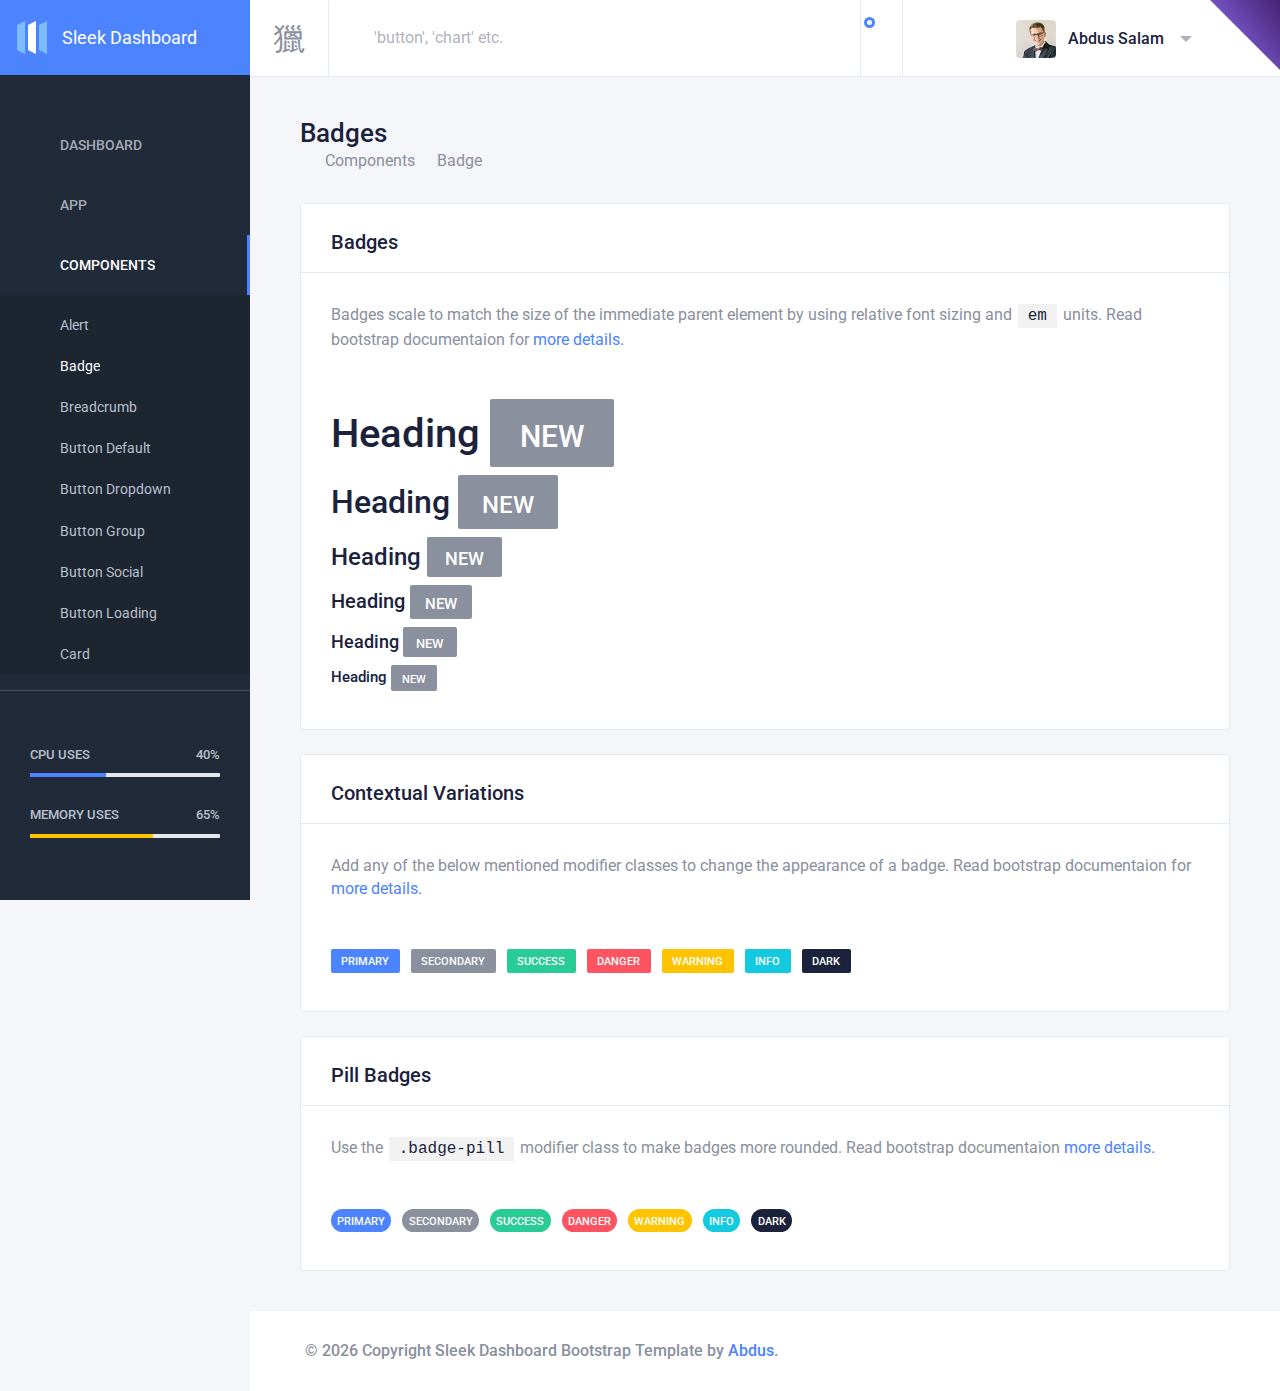
<file: badge.html>
<!DOCTYPE html>
<html lang="en" dir="ltr">
<head>
  <meta charset="utf-8" />
  <meta http-equiv="X-UA-Compatible" content="IE=edge" />
  <meta name="viewport" content="width=device-width, initial-scale=1" />
  <meta name="description" content="Sleek Dashboard - Free Bootstrap 4 Admin Dashboard Template and UI Kit. It is very powerful bootstrap admin dashboard, which allows you to build products like admin panels, content management systems and CRMs etc.">


  <title>Badges - Sleek Admin Dashboard Template</title>

  <!-- GOOGLE FONTS -->
  <link href="https://fonts.googleapis.com/css?family=Montserrat:400,500|Poppins:400,500,600,700|Roboto:400,500" rel="stylesheet" />
  <link href="https://cdn.materialdesignicons.com/4.4.95/css/materialdesignicons.min.css" rel="stylesheet" />


  <!-- PLUGINS CSS STYLE -->
  <link href="assets/plugins/nprogress/nprogress.css" rel="stylesheet" />

  

  <!-- SLEEK CSS -->
  <link id="sleek-css" rel="stylesheet" href="assets/css/sleek.css" />

  <!-- FAVICON -->
  <link href="assets/img/favicon.png" rel="shortcut icon" />

  

  <!--
    HTML5 shim and Respond.js for IE8 support of HTML5 elements and media queries
  -->
  <!-- WARNING: Respond.js doesn't work if you view the page via file:// -->
  <!--[if lt IE 9]>
    <script src="https://oss.maxcdn.com/html5shiv/3.7.2/html5shiv.min.js"></script>
    <script src="https://oss.maxcdn.com/respond/1.4.2/respond.min.js"></script>
  <![endif]-->
  <script src="assets/plugins/nprogress/nprogress.js"></script>
</head>


<body class="header-fixed sidebar-fixed sidebar-dark header-light" id="body">
  
  <script>
    NProgress.configure({ showSpinner: false });
    NProgress.start();
  </script>

  

  <div class="wrapper">
    <!-- Github Link -->
    <a href="https://github.com/tafcoder/sleek-dashboard"  target="_blank" class="github-link">
      <svg width="70" height="70" viewBox="0 0 250 250" aria-hidden="true">
        <defs>
          <linearGradient id="grad1" x1="0%" y1="75%" x2="100%" y2="0%">
            <stop offset="0%" style="stop-color:#896def;stop-opacity:1" />
            <stop offset="100%" style="stop-color:#482271;stop-opacity:1" />
          </linearGradient>
        </defs>
        <path d="M 0,0 L115,115 L115,115 L142,142 L250,250 L250,0 Z" fill="url(#grad1)"></path>
      </svg>
      <i class="mdi mdi-github-circle"></i>
    </a>

            <!--
          ====================================
          ——— LEFT SIDEBAR WITH FOOTER
          =====================================
        -->
        <aside class="left-sidebar bg-sidebar">
          <div id="sidebar" class="sidebar sidebar-with-footer">
            <!-- Aplication Brand -->
            <div class="app-brand">
              <a href="/index.html" title="Sleek Dashboard">
                <svg
                  class="brand-icon"
                  xmlns="http://www.w3.org/2000/svg"
                  preserveAspectRatio="xMidYMid"
                  width="30"
                  height="33"
                  viewBox="0 0 30 33"
                >
                  <g fill="none" fill-rule="evenodd">
                    <path
                      class="logo-fill-blue"
                      fill="#7DBCFF"
                      d="M0 4v25l8 4V0zM22 4v25l8 4V0z"
                    />
                    <path class="logo-fill-white" fill="#FFF" d="M11 4v25l8 4V0z" />
                  </g>
                </svg>
                <span class="brand-name text-truncate">Sleek Dashboard</span>
              </a>
            </div>
            <!-- begin sidebar scrollbar -->
            <div class="sidebar-scrollbar">

              <!-- sidebar menu -->
              <ul class="nav sidebar-inner" id="sidebar-menu">
                

                
                  <li  class="has-sub" >
                    <a class="sidenav-item-link" href="javascript:void(0)" data-toggle="collapse" data-target="#dashboard"
                      aria-expanded="false" aria-controls="dashboard">
                      <i class="mdi mdi-view-dashboard-outline"></i>
                      <span class="nav-text">Dashboard</span> <b class="caret"></b>
                    </a>
                    <ul  class="collapse"  id="dashboard"
                      data-parent="#sidebar-menu">
                      <div class="sub-menu">
                        
                        
                          
                            <li >
                              <a class="sidenav-item-link" href="index.html">
                                <span class="nav-text">Ecommerce</span>
                                
                              </a>
                            </li>
                          
                        

                        
                        
                          
                            <li >
                              <a class="sidenav-item-link" href="analytics.html">
                                <span class="nav-text">Analytics</span>
                                
                                <span class="badge badge-success">new</span>
                                
                              </a>
                            </li>
                          
                        

                        
                      </div>
                    </ul>
                  </li>
                

                

                
                  <li  class="has-sub" >
                    <a class="sidenav-item-link" href="javascript:void(0)" data-toggle="collapse" data-target="#app"
                      aria-expanded="false" aria-controls="app">
                      <i class="mdi mdi-pencil-box-multiple"></i>
                      <span class="nav-text">App</span> <b class="caret"></b>
                    </a>
                    <ul  class="collapse"  id="app"
                      data-parent="#sidebar-menu">
                      <div class="sub-menu">
                        
                        
                          
                            <li >
                              <a class="sidenav-item-link" href="chat.html">
                                <span class="nav-text">Chat</span>
                                
                              </a>
                            </li>
                          
                        

                        
                        
                          
                            <li >
                              <a class="sidenav-item-link" href="contacts.html">
                                <span class="nav-text">Contacts</span>
                                
                              </a>
                            </li>
                          
                        

                        
                        
                          
                            <li >
                              <a class="sidenav-item-link" href="team.html">
                                <span class="nav-text">Team</span>
                                
                              </a>
                            </li>
                          
                        

                        
                        
                          
                            <li >
                              <a class="sidenav-item-link" href="calendar.html">
                                <span class="nav-text">Calendar</span>
                                
                              </a>
                            </li>
                          
                        

                        
                      </div>
                    </ul>
                  </li>
                

                

                
                  <li  class="has-sub active expand" >
                    <a class="sidenav-item-link" href="javascript:void(0)" data-toggle="collapse" data-target="#components"
                      aria-expanded="false" aria-controls="components">
                      <i class="mdi mdi-folder-multiple-outline"></i>
                      <span class="nav-text">Components</span> <b class="caret"></b>
                    </a>
                    <ul  class="collapse show"  id="components"
                      data-parent="#sidebar-menu">
                      <div class="sub-menu">
                        
                        
                          
                            <li >
                              <a class="sidenav-item-link" href="alert.html">
                                <span class="nav-text">Alert</span>
                                
                              </a>
                            </li>
                          
                        

                        
                        
                          
                            <li  class="active" >
                              <a class="sidenav-item-link" href="badge.html">
                                <span class="nav-text">Badge</span>
                                
                              </a>
                            </li>
                          
                        

                        
                        
                          
                            <li >
                              <a class="sidenav-item-link" href="breadcrumb.html">
                                <span class="nav-text">Breadcrumb</span>
                                
                              </a>
                            </li>
                          
                        

                        
                        
                          
                            <li >
                              <a class="sidenav-item-link" href="button-default.html">
                                <span class="nav-text">Button Default</span>
                                
                              </a>
                            </li>
                          
                        

                        
                        
                          
                            <li >
                              <a class="sidenav-item-link" href="button-dropdown.html">
                                <span class="nav-text">Button Dropdown</span>
                                
                              </a>
                            </li>
                          
                        

                        
                        
                          
                            <li >
                              <a class="sidenav-item-link" href="button-group.html">
                                <span class="nav-text">Button Group</span>
                                
                              </a>
                            </li>
                          
                        

                        
                        
                          
                            <li >
                              <a class="sidenav-item-link" href="button-social.html">
                                <span class="nav-text">Button Social</span>
                                
                              </a>
                            </li>
                          
                        

                        
                        
                          
                            <li >
                              <a class="sidenav-item-link" href="button-loading.html">
                                <span class="nav-text">Button Loading</span>
                                
                              </a>
                            </li>
                          
                        

                        
                        
                          
                            <li >
                              <a class="sidenav-item-link" href="card.html">
                                <span class="nav-text">Card</span>
                                
                              </a>
                            </li>
                          
                        

                        
                        
                          
                            <li >
                              <a class="sidenav-item-link" href="carousel.html">
                                <span class="nav-text">Carousel</span>
                                
                              </a>
                            </li>
                          
                        

                        
                        
                          
                            <li >
                              <a class="sidenav-item-link" href="collapse.html">
                                <span class="nav-text">Collapse</span>
                                
                              </a>
                            </li>
                          
                        

                        
                        
                          
                            <li >
                              <a class="sidenav-item-link" href="list-group.html">
                                <span class="nav-text">List Group</span>
                                
                              </a>
                            </li>
                          
                        

                        
                        
                          
                            <li >
                              <a class="sidenav-item-link" href="modal.html">
                                <span class="nav-text">Modal</span>
                                
                              </a>
                            </li>
                          
                        

                        
                        
                          
                            <li >
                              <a class="sidenav-item-link" href="pagination.html">
                                <span class="nav-text">Pagination</span>
                                
                              </a>
                            </li>
                          
                        

                        
                        
                          
                            <li >
                              <a class="sidenav-item-link" href="popover-tooltip.html">
                                <span class="nav-text">Popover & Tooltip</span>
                                
                              </a>
                            </li>
                          
                        

                        
                        
                          
                            <li >
                              <a class="sidenav-item-link" href="progress-bar.html">
                                <span class="nav-text">Progress Bar</span>
                                
                              </a>
                            </li>
                          
                        

                        
                        
                          
                            <li >
                              <a class="sidenav-item-link" href="spinner.html">
                                <span class="nav-text">Spinner</span>
                                
                              </a>
                            </li>
                          
                        

                        
                        
                          
                            <li >
                              <a class="sidenav-item-link" href="switcher.html">
                                <span class="nav-text">Switcher</span>
                                
                              </a>
                            </li>
                          
                        

                        
                        
                          
                            <li >
                              <a class="sidenav-item-link" href="tab.html">
                                <span class="nav-text">Tab</span>
                                
                              </a>
                            </li>
                          
                        

                        
                      </div>
                    </ul>
                  </li>
                

                

                
                  <li  class="has-sub" >
                    <a class="sidenav-item-link" href="javascript:void(0)" data-toggle="collapse" data-target="#icons"
                      aria-expanded="false" aria-controls="icons">
                      <i class="mdi mdi-diamond-stone"></i>
                      <span class="nav-text">Icons</span> <b class="caret"></b>
                    </a>
                    <ul  class="collapse"  id="icons"
                      data-parent="#sidebar-menu">
                      <div class="sub-menu">
                        
                        
                          
                            <li >
                              <a class="sidenav-item-link" href="material-icon.html">
                                <span class="nav-text">Material Icon</span>
                                
                              </a>
                            </li>
                          
                        

                        
                        
                          
                            <li >
                              <a class="sidenav-item-link" href="flag-icon.html">
                                <span class="nav-text">Flag Icon</span>
                                
                              </a>
                            </li>
                          
                        

                        
                      </div>
                    </ul>
                  </li>
                

                

                
                  <li  class="has-sub" >
                    <a class="sidenav-item-link" href="javascript:void(0)" data-toggle="collapse" data-target="#forms"
                      aria-expanded="false" aria-controls="forms">
                      <i class="mdi mdi-email-mark-as-unread"></i>
                      <span class="nav-text">Forms</span> <b class="caret"></b>
                    </a>
                    <ul  class="collapse"  id="forms"
                      data-parent="#sidebar-menu">
                      <div class="sub-menu">
                        
                        
                          
                            <li >
                              <a class="sidenav-item-link" href="basic-input.html">
                                <span class="nav-text">Basic Input</span>
                                
                              </a>
                            </li>
                          
                        

                        
                        
                          
                            <li >
                              <a class="sidenav-item-link" href="input-group.html">
                                <span class="nav-text">Input Group</span>
                                
                              </a>
                            </li>
                          
                        

                        
                        
                          
                            <li >
                              <a class="sidenav-item-link" href="checkbox-radio.html">
                                <span class="nav-text">Checkbox & Radio</span>
                                
                              </a>
                            </li>
                          
                        

                        
                        
                          
                            <li >
                              <a class="sidenav-item-link" href="form-validation.html">
                                <span class="nav-text">Form Validation</span>
                                
                              </a>
                            </li>
                          
                        

                        
                        
                          
                            <li >
                              <a class="sidenav-item-link" href="form-advance.html">
                                <span class="nav-text">Form Advance</span>
                                
                              </a>
                            </li>
                          
                        

                        
                      </div>
                    </ul>
                  </li>
                

                

                
                  <li  class="has-sub" >
                    <a class="sidenav-item-link" href="javascript:void(0)" data-toggle="collapse" data-target="#tables"
                      aria-expanded="false" aria-controls="tables">
                      <i class="mdi mdi-table"></i>
                      <span class="nav-text">Tables</span> <b class="caret"></b>
                    </a>
                    <ul  class="collapse"  id="tables"
                      data-parent="#sidebar-menu">
                      <div class="sub-menu">
                        
                        
                          
                            <li >
                              <a class="sidenav-item-link" href="basic-tables.html">
                                <span class="nav-text">Basic Tables</span>
                                
                              </a>
                            </li>
                          
                        

                        
                        
                        <li  class="has-sub" >
                          <a class="sidenav-item-link" href="javascript:void(0)" data-toggle="collapse" data-target="#data-tables"
                            aria-expanded="false" aria-controls="data-tables">
                            <span class="nav-text">Data Tables</span> <b class="caret"></b>
                          </a>
                          <ul  class="collapse"  id="data-tables">
                            <div class="sub-menu">
                              
                              <li >
                                <a href="basic-data-table.html">Basic Data Table</a>
                              </li>
                              
                              <li >
                                <a href="responsive-data-table.html">Responsive Data Table</a>
                              </li>
                              
                              <li >
                                <a href="hoverable-data-table.html">Hoverable Data Table</a>
                              </li>
                              
                              <li >
                                <a href="expendable-data-table.html">Expendable Data Table</a>
                              </li>
                              
                            </div>
                          </ul>
                        </li>
                        

                        
                      </div>
                    </ul>
                  </li>
                

                

                
                  <li  class="has-sub" >
                    <a class="sidenav-item-link" href="javascript:void(0)" data-toggle="collapse" data-target="#maps"
                      aria-expanded="false" aria-controls="maps">
                      <i class="mdi mdi-google-maps"></i>
                      <span class="nav-text">Maps</span> <b class="caret"></b>
                    </a>
                    <ul  class="collapse"  id="maps"
                      data-parent="#sidebar-menu">
                      <div class="sub-menu">
                        
                        
                          
                            <li >
                              <a class="sidenav-item-link" href="google-map.html">
                                <span class="nav-text">Google Map</span>
                                
                              </a>
                            </li>
                          
                        

                        
                        
                          
                            <li >
                              <a class="sidenav-item-link" href="vector-map.html">
                                <span class="nav-text">Vector Map</span>
                                
                              </a>
                            </li>
                          
                        

                        
                      </div>
                    </ul>
                  </li>
                

                

                
                  <li  class="has-sub" >
                    <a class="sidenav-item-link" href="javascript:void(0)" data-toggle="collapse" data-target="#widgets"
                      aria-expanded="false" aria-controls="widgets">
                      <i class="mdi mdi-widgets"></i>
                      <span class="nav-text">Widgets</span> <b class="caret"></b>
                    </a>
                    <ul  class="collapse"  id="widgets"
                      data-parent="#sidebar-menu">
                      <div class="sub-menu">
                        
                        
                          
                            <li >
                              <a class="sidenav-item-link" href="general-widget.html">
                                <span class="nav-text">General Widget</span>
                                
                              </a>
                            </li>
                          
                        

                        
                        
                          
                            <li >
                              <a class="sidenav-item-link" href="chart-widget.html">
                                <span class="nav-text">Chart Widget</span>
                                
                              </a>
                            </li>
                          
                        

                        
                      </div>
                    </ul>
                  </li>
                

                

                
                  <li  class="has-sub" >
                    <a class="sidenav-item-link" href="javascript:void(0)" data-toggle="collapse" data-target="#charts"
                      aria-expanded="false" aria-controls="charts">
                      <i class="mdi mdi-chart-pie"></i>
                      <span class="nav-text">Charts</span> <b class="caret"></b>
                    </a>
                    <ul  class="collapse"  id="charts"
                      data-parent="#sidebar-menu">
                      <div class="sub-menu">
                        
                        
                          
                            <li >
                              <a class="sidenav-item-link" href="chartjs.html">
                                <span class="nav-text">ChartJS</span>
                                
                              </a>
                            </li>
                          
                        

                        
                      </div>
                    </ul>
                  </li>
                

                

                
                  <li  class="has-sub" >
                    <a class="sidenav-item-link" href="javascript:void(0)" data-toggle="collapse" data-target="#pages"
                      aria-expanded="false" aria-controls="pages">
                      <i class="mdi mdi-image-filter-none"></i>
                      <span class="nav-text">Pages</span> <b class="caret"></b>
                    </a>
                    <ul  class="collapse"  id="pages"
                      data-parent="#sidebar-menu">
                      <div class="sub-menu">
                        
                        
                          
                            <li >
                              <a class="sidenav-item-link" href="user-profile.html">
                                <span class="nav-text">User Profile</span>
                                
                              </a>
                            </li>
                          
                        

                        
                        
                        <li  class="has-sub" >
                          <a class="sidenav-item-link" href="javascript:void(0)" data-toggle="collapse" data-target="#authentication"
                            aria-expanded="false" aria-controls="authentication">
                            <span class="nav-text">Authentication</span> <b class="caret"></b>
                          </a>
                          <ul  class="collapse"  id="authentication">
                            <div class="sub-menu">
                              
                              <li >
                                <a href="sign-in.html">Sign In</a>
                              </li>
                              
                              <li >
                                <a href="sign-up.html">Sign Up</a>
                              </li>
                              
                            </div>
                          </ul>
                        </li>
                        

                        
                        
                        <li  class="has-sub" >
                          <a class="sidenav-item-link" href="javascript:void(0)" data-toggle="collapse" data-target="#others"
                            aria-expanded="false" aria-controls="others">
                            <span class="nav-text">Others</span> <b class="caret"></b>
                          </a>
                          <ul  class="collapse"  id="others">
                            <div class="sub-menu">
                              
                              <li >
                                <a href="invoice.html">Invoice</a>
                              </li>
                              
                              <li >
                                <a href="404.html">404 Page</a>
                              </li>
                              
                            </div>
                          </ul>
                        </li>
                        

                        
                      </div>
                    </ul>
                  </li>
                

                

                
                  <li  class="has-sub" >
                    <a class="sidenav-item-link" href="javascript:void(0)" data-toggle="collapse" data-target="#documentation"
                      aria-expanded="false" aria-controls="documentation">
                      <i class="mdi mdi-book-open-page-variant"></i>
                      <span class="nav-text">Documentation</span> <b class="caret"></b>
                    </a>
                    <ul  class="collapse"  id="documentation"
                      data-parent="#sidebar-menu">
                      <div class="sub-menu">
                        
                        
                          
                            <li class="section-title">
                              Getting Started
                            </li>
                          
                        

                        
                        
                          
                            <li >
                              <a class="sidenav-item-link" href="introduction.html">
                                <span class="nav-text">Introduction</span>
                                
                              </a>
                            </li>
                          
                        

                        
                        
                          
                            <li >
                              <a class="sidenav-item-link" href="quick-start.html">
                                <span class="nav-text">Quick Start</span>
                                
                              </a>
                            </li>
                          
                        

                        
                        
                          
                            <li >
                              <a class="sidenav-item-link" href="customization.html">
                                <span class="nav-text">Customization</span>
                                
                              </a>
                            </li>
                          
                        

                        
                        
                          
                            <li class="section-title">
                              Layouts
                            </li>
                          
                        

                        
                        
                        <li  class="has-sub" >
                          <a class="sidenav-item-link" href="javascript:void(0)" data-toggle="collapse" data-target="#headers"
                            aria-expanded="false" aria-controls="headers">
                            <span class="nav-text">Header Variations</span> <b class="caret"></b>
                          </a>
                          <ul  class="collapse"  id="headers">
                            <div class="sub-menu">
                              
                              <li >
                                <a href="header-fixed.html">Header Fixed</a>
                              </li>
                              
                              <li >
                                <a href="header-static.html">Header Static</a>
                              </li>
                              
                              <li >
                                <a href="header-light.html">Header Light</a>
                              </li>
                              
                              <li >
                                <a href="header-dark.html">Header Dark</a>
                              </li>
                              
                            </div>
                          </ul>
                        </li>
                        

                        
                        
                        <li  class="has-sub" >
                          <a class="sidenav-item-link" href="javascript:void(0)" data-toggle="collapse" data-target="#sidebar-navs"
                            aria-expanded="false" aria-controls="sidebar-navs">
                            <span class="nav-text">Sidebar Variations</span> <b class="caret"></b>
                          </a>
                          <ul  class="collapse"  id="sidebar-navs">
                            <div class="sub-menu">
                              
                              <li >
                                <a href="sidebar-fixed-default.html">Sidebar Fixed Default</a>
                              </li>
                              
                              <li >
                                <a href="sidebar-fixed-minified.html">Sidebar Fixed Minified</a>
                              </li>
                              
                              <li >
                                <a href="sidebar-fixed-offcanvas.html">Sidebar Fixed Offcanvas</a>
                              </li>
                              
                              <li >
                                <a href="sidebar-static-default.html">Sidebar Static Default</a>
                              </li>
                              
                              <li >
                                <a href="sidebar-static-minified.html">Sidebar Static Minified</a>
                              </li>
                              
                              <li >
                                <a href="sidebar-static-offcanvas.html">Sidebar Static Offcanvas</a>
                              </li>
                              
                              <li >
                                <a href="sidebar-with-footer.html">Sidebar With Footer</a>
                              </li>
                              
                              <li >
                                <a href="sidebar-without-footer.html">Sidebar Without Footer</a>
                              </li>
                              
                              <li >
                                <a href="right-sidebar.html">Right Sidebar</a>
                              </li>
                              
                            </div>
                          </ul>
                        </li>
                        

                        
                        
                          
                            <li >
                              <a class="sidenav-item-link" href="rtl.html">
                                <span class="nav-text">RTL Direction</span>
                                
                              </a>
                            </li>
                          
                        

                        
                      </div>
                    </ul>
                  </li>
                

                
              </ul>

            </div>

            <div class="sidebar-footer">
              <hr class="separator mb-0" />
              <div class="sidebar-footer-content">
                <h6 class="text-uppercase">
                  Cpu Uses <span class="float-right">40%</span>
                </h6>
                <div class="progress progress-xs">
                  <div
                    class="progress-bar active"
                    style="width: 40%;"
                    role="progressbar"
                  ></div>
                </div>
                <h6 class="text-uppercase">
                  Memory Uses <span class="float-right">65%</span>
                </h6>
                <div class="progress progress-xs">
                  <div
                    class="progress-bar progress-bar-warning"
                    style="width: 65%;"
                    role="progressbar"
                  ></div>
                </div>
              </div>
            </div>
          </div>
        </aside>


    <div class="page-wrapper">
                <!-- Header -->
          <header class="main-header " id="header">
            <nav class="navbar navbar-static-top navbar-expand-lg">
              <!-- Sidebar toggle button -->
              <button id="sidebar-toggler" class="sidebar-toggle">
                <span class="sr-only">Toggle navigation</span>
              </button>
              <!-- search form -->
              <div class="search-form d-none d-lg-inline-block">
                <div class="input-group">
                  <button type="button" name="search" id="search-btn" class="btn btn-flat">
                    <i class="mdi mdi-magnify"></i>
                  </button>
                  <input type="text" name="query" id="search-input" class="form-control" placeholder="'button', 'chart' etc."
                    autofocus autocomplete="off" />
                </div>
                <div id="search-results-container">
                  <ul id="search-results"></ul>
                </div>
              </div>

              <div class="navbar-right ">
                <ul class="nav navbar-nav">
                  <li class="dropdown notifications-menu">
                    <button class="dropdown-toggle" data-toggle="dropdown">
                      <i class="mdi mdi-bell-outline"></i>
                    </button>
                    <ul class="dropdown-menu dropdown-menu-right">
                      <li class="dropdown-header">You have 5 notifications</li>
                      <li>
                        <a href="#">
                          <i class="mdi mdi-account-plus"></i> New user registered
                          <span class=" font-size-12 d-inline-block float-right"><i class="mdi mdi-clock-outline"></i> 10 AM</span>
                        </a>
                      </li>
                      <li>
                        <a href="#">
                          <i class="mdi mdi-account-remove"></i> User deleted
                          <span class=" font-size-12 d-inline-block float-right"><i class="mdi mdi-clock-outline"></i> 07 AM</span>
                        </a>
                      </li>
                      <li>
                        <a href="#">
                          <i class="mdi mdi-chart-areaspline"></i> Sales report is ready
                          <span class=" font-size-12 d-inline-block float-right"><i class="mdi mdi-clock-outline"></i> 12 PM</span>
                        </a>
                      </li>
                      <li>
                        <a href="#">
                          <i class="mdi mdi-account-supervisor"></i> New client
                          <span class=" font-size-12 d-inline-block float-right"><i class="mdi mdi-clock-outline"></i> 10 AM</span>
                        </a>
                      </li>
                      <li>
                        <a href="#">
                          <i class="mdi mdi-server-network-off"></i> Server overloaded
                          <span class=" font-size-12 d-inline-block float-right"><i class="mdi mdi-clock-outline"></i> 05 AM</span>
                        </a>
                      </li>
                      <li class="dropdown-footer">
                        <a class="text-center" href="#"> View All </a>
                      </li>
                    </ul>
                  </li>
                  <li class="right-sidebar-in right-sidebar-2-menu">
                    <i class="mdi mdi-settings mdi-spin"></i>
                  </li>
                  <!-- User Account -->
                  <li class="dropdown user-menu">
                    <button href="#" class="dropdown-toggle nav-link" data-toggle="dropdown">
                      <img src="assets/img/user/user.png" class="user-image" alt="User Image" />
                      <span class="d-none d-lg-inline-block">Abdus Salam</span>
                    </button>
                    <ul class="dropdown-menu dropdown-menu-right">
                      <!-- User image -->
                      <li class="dropdown-header">
                        <img src="assets/img/user/user.png" class="img-circle" alt="User Image" />
                        <div class="d-inline-block">
                          Abdus Salam <small class="pt-1">iamabdus@gmail.com</small>
                        </div>
                      </li>

                      <li>
                        <a href="user-profile.html">
                          <i class="mdi mdi-account"></i> My Profile
                        </a>
                      </li>
                      <li>
                        <a href="#">
                          <i class="mdi mdi-email"></i> Message
                        </a>
                      </li>
                      <li>
                        <a href="#"> <i class="mdi mdi-diamond-stone"></i> Projects </a>
                      </li>
                      <li class="right-sidebar-in">
                        <a href="javascript:0"> <i class="mdi mdi-settings"></i> Setting </a>
                      </li>

                      <li class="dropdown-footer">
                        <a href="index.html"> <i class="mdi mdi-logout"></i> Log Out </a>
                      </li>
                    </ul>
                  </li>
                </ul>
              </div>
            </nav>


          </header>


      <div class="content-wrapper">
        <div class="content">							<div class="breadcrumb-wrapper">
								<h1>Badges</h1>
        <nav aria-label="breadcrumb">
          <ol class="breadcrumb p-0">
            <li class="breadcrumb-item">
              <a href="index.html">
                <span class="mdi mdi-home"></span>                
              </a>
            </li>
            <li class="breadcrumb-item">
              components
            </li>
            <li class="breadcrumb-item" aria-current="page">badge</li>
          </ol>
        </nav>
</div>
							<div class="row">

								<div class="col-lg-6">
									<div class="card card-default">
										<div class="card-header justify-content-between card-header-border-bottom">
											<h2>Badges </h2>
										</div>
										<div class="card-body">
											<p class="mb-5">Badges scale to match the size of the immediate parent element by using relative font sizing and <code>em</code> units. Read bootstrap documentaion for <a href="https://getbootstrap.com/docs/4.4/components/badge/" target="_blank"> more details.</a></p>
											<h1 class="mb-2 text-dark">Heading
												<span class="badge badge-secondary ">New</span>
											</h1>
											<h2 class="mb-2 text-dark">Heading
												<span class="badge badge-secondary ">New</span>
											</h2>
											<h3 class="mb-2 text-dark">Heading
												<span class="badge badge-secondary ">New</span>
											</h3>
											<h4 class="mb-2 text-dark">Heading
												<span class="badge badge-secondary ">New</span>
											</h4>
											<h5 class="mb-2 text-dark">Heading
												<span class="badge badge-secondary ">New</span>
											</h5>
											<h6 class="mb-2 text-dark">Heading
												<span class="badge badge-secondary ">New</span>
											</h6>
										</div>
									</div>
								</div>
								<div class="col-lg-6">
									<div class="card card-default">
										<div class="card-header card-header-border-bottom">
											<h2>Contextual Variations </h2>
										</div>
										<div class="card-body">
											<p class="mb-5">Add any of the below mentioned modifier classes to change the appearance of a badge. Read bootstrap documentaion for <a href="https://getbootstrap.com/docs/4.4/components/badge/" target="_blank"> more details.</a></p>
											<span class="mb-2 mr-2 badge badge-primary">Primary</span>
											<span class="mb-2 mr-2 badge badge-secondary">Secondary</span>
											<span class="mb-2 mr-2 badge badge-success">Success</span>
											<span class="mb-2 mr-2 badge badge-danger">Danger</span>
											<span class="mb-2 mr-2 badge badge-warning">Warning</span>
											<span class="mb-2 mr-2 badge badge-info">Info</span>
											<span class="mb-2 mr-2 badge badge-dark">Dark</span>
										</div>
									</div>
									<div class="card card-default rounded mb-0 bg-white">
										<div class="card-header card-header-border-bottom">
											<h2>Pill Badges </h2>
										</div>
										<div class="card-body">
											<p class="mb-5"> Use the <code>.badge-pill</code> modifier class to make badges more rounded. Read bootstrap
												documentaion <a href="https://getbootstrap.com/docs/4.4/components/badge/" target="_blank"> more details.</a></p>
											<span class="mb-2 mr-2 badge badge-pill badge-primary">Primary</span>
											<span class="mb-2 mr-2 badge badge-pill badge-secondary">Secondary</span>
											<span class="mb-2 mr-2 badge badge-pill badge-success">Success</span>
											<span class="mb-2 mr-2 badge badge-pill badge-danger">Danger</span>
											<span class="mb-2 mr-2 badge badge-pill badge-warning">Warning</span>
											<span class="mb-2 mr-2 badge badge-pill badge-info">Info</span>
											<span class="mb-2 mr-2 badge badge-pill badge-dark">Dark</span>
										</div>
									</div>
								</div>
							</div>

</div>

        

        <div class="right-sidebar-2">
    <div class="right-sidebar-container-2">
      <div class="slim-scroll-right-sidebar-2">

      <div class="right-sidebar-2-header">
        <h2>Layout Settings</h2>
        <p>User Interface Settings</p>
        <div class="btn-close-right-sidebar-2">
          <i class="mdi mdi-window-close"></i>
        </div>
      </div>

      <div class="right-sidebar-2-body">
        <span class="right-sidebar-2-subtitle">Header Layout</span>
        <div class="no-col-space">
          <a href="javascript:void(0);" class="btn-right-sidebar-2 header-fixed-to btn-right-sidebar-2-active">Fixed</a>
          <a href="javascript:void(0);" class="btn-right-sidebar-2 header-static-to">Static</a>
        </div>

        <span class="right-sidebar-2-subtitle">Sidebar Layout</span>
        <div class="no-col-space">
          <select class="right-sidebar-2-select" id="sidebar-option-select">
            <option value="sidebar-fixed">Fixed Default</option>
            <option value="sidebar-fixed-minified">Fixed Minified</option>
            <option value="sidebar-fixed-offcanvas">Fixed Offcanvas</option>
            <option value="sidebar-static">Static Default</option>
            <option value="sidebar-static-minified">Static Minified</option>
            <option value="sidebar-static-offcanvas">Static Offcanvas</option>
          </select>
        </div>

        <span class="right-sidebar-2-subtitle">Header Background</span>
        <div class="no-col-space">
          <a href="javascript:void(0);" class="btn-right-sidebar-2 btn-right-sidebar-2-active header-light-to">Light</a>
          <a href="javascript:void(0);" class="btn-right-sidebar-2 header-dark-to">Dark</a>
        </div>

        <span class="right-sidebar-2-subtitle">Navigation Background</span>
        <div class="no-col-space">
          <a href="javascript:void(0);" class="btn-right-sidebar-2 btn-right-sidebar-2-active sidebar-dark-to">Dark</a>
          <a href="javascript:void(0);" class="btn-right-sidebar-2 sidebar-light-to">Light</a>
        </div>

        <span class="right-sidebar-2-subtitle">Direction</span>
        <div class="no-col-space">
          <a href="javascript:void(0);" class="btn-right-sidebar-2 btn-right-sidebar-2-active ltr-to">LTR</a>
          <a href="javascript:void(0);" class="btn-right-sidebar-2 rtl-to">RTL</a>
        </div>

        <div class="d-flex justify-content-center" style="padding-top: 30px">
          <div id="reset-options" style="width: auto; cursor: pointer" class="btn-right-sidebar-2 btn-reset">Reset
            Settings</div>
        </div>

      </div>

    </div>
  </div>

</div>

      </div>

                <footer class="footer mt-auto">
            <div class="copyright bg-white">
              <p>
                &copy; <span id="copy-year">2019</span> Copyright Sleek Dashboard Bootstrap Template by
                <a
                  class="text-primary"
                  href="http://www.iamabdus.com/"
                  target="_blank"
                  >Abdus</a
                >.
              </p>
            </div>
            <script>
                var d = new Date();
                var year = d.getFullYear();
                document.getElementById("copy-year").innerHTML = year;
            </script>
          </footer>

    </div>
  </div>

  <script src="assets/plugins/jquery/jquery.min.js"></script>
<script src="assets/plugins/slimscrollbar/jquery.slimscroll.min.js"></script>
<script src="assets/plugins/jekyll-search.min.js"></script>



<script src="assets/js/sleek.bundle.js"></script>
</body>

</html>
</file>
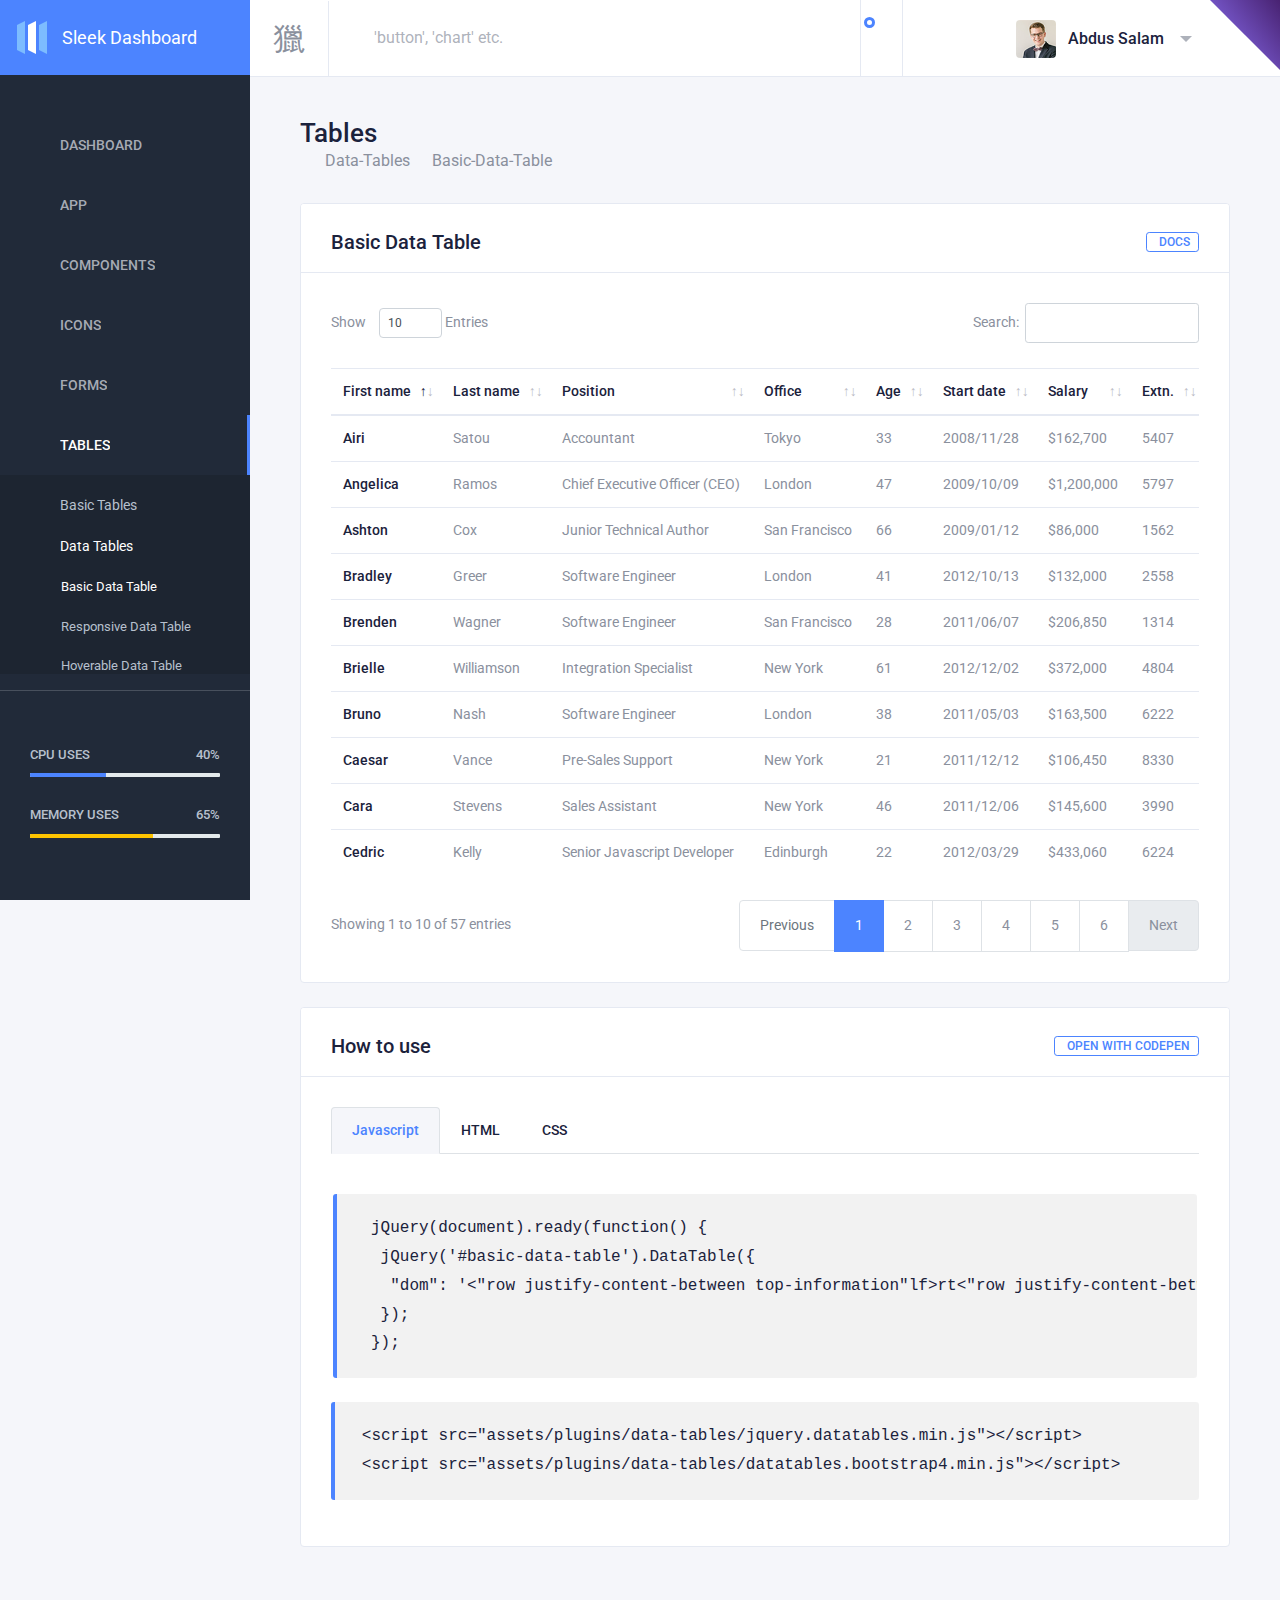
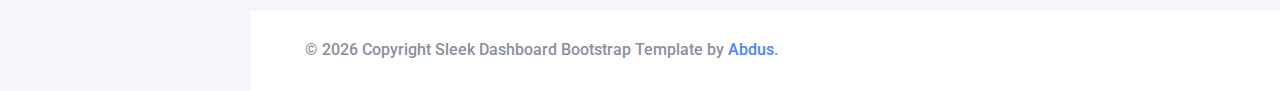
<file: basic-data-table.html>
<!DOCTYPE html>
<html lang="en" dir="ltr">
<head>
  <meta charset="utf-8" />
  <meta http-equiv="X-UA-Compatible" content="IE=edge" />
  <meta name="viewport" content="width=device-width, initial-scale=1" />
  <meta name="description" content="Sleek Dashboard - Free Bootstrap 4 Admin Dashboard Template and UI Kit. It is very powerful bootstrap admin dashboard, which allows you to build products like admin panels, content management systems and CRMs etc.">


  <title>Table - Sleek Admin Dashboard Template</title>

  <!-- GOOGLE FONTS -->
  <link href="https://fonts.googleapis.com/css?family=Montserrat:400,500|Poppins:400,500,600,700|Roboto:400,500" rel="stylesheet" />
  <link href="https://cdn.materialdesignicons.com/4.4.95/css/materialdesignicons.min.css" rel="stylesheet" />


  <!-- PLUGINS CSS STYLE -->
  <link href="assets/plugins/nprogress/nprogress.css" rel="stylesheet" />

  
  
  <link href="assets/plugins/daterangepicker/daterangepicker.css" rel="stylesheet" />
  
  
  
  <link href="assets/plugins/data-tables/datatables.bootstrap4.min.css" rel="stylesheet" />
  
  
  
  <!-- No Extra plugin used -->
  
  

  <!-- SLEEK CSS -->
  <link id="sleek-css" rel="stylesheet" href="assets/css/sleek.css" />

  <!-- FAVICON -->
  <link href="assets/img/favicon.png" rel="shortcut icon" />

  

  <!--
    HTML5 shim and Respond.js for IE8 support of HTML5 elements and media queries
  -->
  <!-- WARNING: Respond.js doesn't work if you view the page via file:// -->
  <!--[if lt IE 9]>
    <script src="https://oss.maxcdn.com/html5shiv/3.7.2/html5shiv.min.js"></script>
    <script src="https://oss.maxcdn.com/respond/1.4.2/respond.min.js"></script>
  <![endif]-->
  <script src="assets/plugins/nprogress/nprogress.js"></script>
</head>


<body class="header-fixed sidebar-fixed sidebar-dark header-light" id="body">
  
  <script>
    NProgress.configure({ showSpinner: false });
    NProgress.start();
  </script>

  

  <div class="wrapper">
    <!-- Github Link -->
    <a href="https://github.com/tafcoder/sleek-dashboard"  target="_blank" class="github-link">
      <svg width="70" height="70" viewBox="0 0 250 250" aria-hidden="true">
        <defs>
          <linearGradient id="grad1" x1="0%" y1="75%" x2="100%" y2="0%">
            <stop offset="0%" style="stop-color:#896def;stop-opacity:1" />
            <stop offset="100%" style="stop-color:#482271;stop-opacity:1" />
          </linearGradient>
        </defs>
        <path d="M 0,0 L115,115 L115,115 L142,142 L250,250 L250,0 Z" fill="url(#grad1)"></path>
      </svg>
      <i class="mdi mdi-github-circle"></i>
    </a>

            <!--
          ====================================
          ——— LEFT SIDEBAR WITH FOOTER
          =====================================
        -->
        <aside class="left-sidebar bg-sidebar">
          <div id="sidebar" class="sidebar sidebar-with-footer">
            <!-- Aplication Brand -->
            <div class="app-brand">
              <a href="/index.html" title="Sleek Dashboard">
                <svg
                  class="brand-icon"
                  xmlns="http://www.w3.org/2000/svg"
                  preserveAspectRatio="xMidYMid"
                  width="30"
                  height="33"
                  viewBox="0 0 30 33"
                >
                  <g fill="none" fill-rule="evenodd">
                    <path
                      class="logo-fill-blue"
                      fill="#7DBCFF"
                      d="M0 4v25l8 4V0zM22 4v25l8 4V0z"
                    />
                    <path class="logo-fill-white" fill="#FFF" d="M11 4v25l8 4V0z" />
                  </g>
                </svg>
                <span class="brand-name text-truncate">Sleek Dashboard</span>
              </a>
            </div>
            <!-- begin sidebar scrollbar -->
            <div class="sidebar-scrollbar">

              <!-- sidebar menu -->
              <ul class="nav sidebar-inner" id="sidebar-menu">
                

                
                  <li  class="has-sub" >
                    <a class="sidenav-item-link" href="javascript:void(0)" data-toggle="collapse" data-target="#dashboard"
                      aria-expanded="false" aria-controls="dashboard">
                      <i class="mdi mdi-view-dashboard-outline"></i>
                      <span class="nav-text">Dashboard</span> <b class="caret"></b>
                    </a>
                    <ul  class="collapse"  id="dashboard"
                      data-parent="#sidebar-menu">
                      <div class="sub-menu">
                        
                        
                          
                            <li >
                              <a class="sidenav-item-link" href="index.html">
                                <span class="nav-text">Ecommerce</span>
                                
                              </a>
                            </li>
                          
                        

                        
                        
                          
                            <li >
                              <a class="sidenav-item-link" href="analytics.html">
                                <span class="nav-text">Analytics</span>
                                
                                <span class="badge badge-success">new</span>
                                
                              </a>
                            </li>
                          
                        

                        
                      </div>
                    </ul>
                  </li>
                

                

                
                  <li  class="has-sub" >
                    <a class="sidenav-item-link" href="javascript:void(0)" data-toggle="collapse" data-target="#app"
                      aria-expanded="false" aria-controls="app">
                      <i class="mdi mdi-pencil-box-multiple"></i>
                      <span class="nav-text">App</span> <b class="caret"></b>
                    </a>
                    <ul  class="collapse"  id="app"
                      data-parent="#sidebar-menu">
                      <div class="sub-menu">
                        
                        
                          
                            <li >
                              <a class="sidenav-item-link" href="chat.html">
                                <span class="nav-text">Chat</span>
                                
                              </a>
                            </li>
                          
                        

                        
                        
                          
                            <li >
                              <a class="sidenav-item-link" href="contacts.html">
                                <span class="nav-text">Contacts</span>
                                
                              </a>
                            </li>
                          
                        

                        
                        
                          
                            <li >
                              <a class="sidenav-item-link" href="team.html">
                                <span class="nav-text">Team</span>
                                
                              </a>
                            </li>
                          
                        

                        
                        
                          
                            <li >
                              <a class="sidenav-item-link" href="calendar.html">
                                <span class="nav-text">Calendar</span>
                                
                              </a>
                            </li>
                          
                        

                        
                      </div>
                    </ul>
                  </li>
                

                

                
                  <li  class="has-sub" >
                    <a class="sidenav-item-link" href="javascript:void(0)" data-toggle="collapse" data-target="#components"
                      aria-expanded="false" aria-controls="components">
                      <i class="mdi mdi-folder-multiple-outline"></i>
                      <span class="nav-text">Components</span> <b class="caret"></b>
                    </a>
                    <ul  class="collapse"  id="components"
                      data-parent="#sidebar-menu">
                      <div class="sub-menu">
                        
                        
                          
                            <li >
                              <a class="sidenav-item-link" href="alert.html">
                                <span class="nav-text">Alert</span>
                                
                              </a>
                            </li>
                          
                        

                        
                        
                          
                            <li >
                              <a class="sidenav-item-link" href="badge.html">
                                <span class="nav-text">Badge</span>
                                
                              </a>
                            </li>
                          
                        

                        
                        
                          
                            <li >
                              <a class="sidenav-item-link" href="breadcrumb.html">
                                <span class="nav-text">Breadcrumb</span>
                                
                              </a>
                            </li>
                          
                        

                        
                        
                          
                            <li >
                              <a class="sidenav-item-link" href="button-default.html">
                                <span class="nav-text">Button Default</span>
                                
                              </a>
                            </li>
                          
                        

                        
                        
                          
                            <li >
                              <a class="sidenav-item-link" href="button-dropdown.html">
                                <span class="nav-text">Button Dropdown</span>
                                
                              </a>
                            </li>
                          
                        

                        
                        
                          
                            <li >
                              <a class="sidenav-item-link" href="button-group.html">
                                <span class="nav-text">Button Group</span>
                                
                              </a>
                            </li>
                          
                        

                        
                        
                          
                            <li >
                              <a class="sidenav-item-link" href="button-social.html">
                                <span class="nav-text">Button Social</span>
                                
                              </a>
                            </li>
                          
                        

                        
                        
                          
                            <li >
                              <a class="sidenav-item-link" href="button-loading.html">
                                <span class="nav-text">Button Loading</span>
                                
                              </a>
                            </li>
                          
                        

                        
                        
                          
                            <li >
                              <a class="sidenav-item-link" href="card.html">
                                <span class="nav-text">Card</span>
                                
                              </a>
                            </li>
                          
                        

                        
                        
                          
                            <li >
                              <a class="sidenav-item-link" href="carousel.html">
                                <span class="nav-text">Carousel</span>
                                
                              </a>
                            </li>
                          
                        

                        
                        
                          
                            <li >
                              <a class="sidenav-item-link" href="collapse.html">
                                <span class="nav-text">Collapse</span>
                                
                              </a>
                            </li>
                          
                        

                        
                        
                          
                            <li >
                              <a class="sidenav-item-link" href="list-group.html">
                                <span class="nav-text">List Group</span>
                                
                              </a>
                            </li>
                          
                        

                        
                        
                          
                            <li >
                              <a class="sidenav-item-link" href="modal.html">
                                <span class="nav-text">Modal</span>
                                
                              </a>
                            </li>
                          
                        

                        
                        
                          
                            <li >
                              <a class="sidenav-item-link" href="pagination.html">
                                <span class="nav-text">Pagination</span>
                                
                              </a>
                            </li>
                          
                        

                        
                        
                          
                            <li >
                              <a class="sidenav-item-link" href="popover-tooltip.html">
                                <span class="nav-text">Popover & Tooltip</span>
                                
                              </a>
                            </li>
                          
                        

                        
                        
                          
                            <li >
                              <a class="sidenav-item-link" href="progress-bar.html">
                                <span class="nav-text">Progress Bar</span>
                                
                              </a>
                            </li>
                          
                        

                        
                        
                          
                            <li >
                              <a class="sidenav-item-link" href="spinner.html">
                                <span class="nav-text">Spinner</span>
                                
                              </a>
                            </li>
                          
                        

                        
                        
                          
                            <li >
                              <a class="sidenav-item-link" href="switcher.html">
                                <span class="nav-text">Switcher</span>
                                
                              </a>
                            </li>
                          
                        

                        
                        
                          
                            <li >
                              <a class="sidenav-item-link" href="tab.html">
                                <span class="nav-text">Tab</span>
                                
                              </a>
                            </li>
                          
                        

                        
                      </div>
                    </ul>
                  </li>
                

                

                
                  <li  class="has-sub" >
                    <a class="sidenav-item-link" href="javascript:void(0)" data-toggle="collapse" data-target="#icons"
                      aria-expanded="false" aria-controls="icons">
                      <i class="mdi mdi-diamond-stone"></i>
                      <span class="nav-text">Icons</span> <b class="caret"></b>
                    </a>
                    <ul  class="collapse"  id="icons"
                      data-parent="#sidebar-menu">
                      <div class="sub-menu">
                        
                        
                          
                            <li >
                              <a class="sidenav-item-link" href="material-icon.html">
                                <span class="nav-text">Material Icon</span>
                                
                              </a>
                            </li>
                          
                        

                        
                        
                          
                            <li >
                              <a class="sidenav-item-link" href="flag-icon.html">
                                <span class="nav-text">Flag Icon</span>
                                
                              </a>
                            </li>
                          
                        

                        
                      </div>
                    </ul>
                  </li>
                

                

                
                  <li  class="has-sub" >
                    <a class="sidenav-item-link" href="javascript:void(0)" data-toggle="collapse" data-target="#forms"
                      aria-expanded="false" aria-controls="forms">
                      <i class="mdi mdi-email-mark-as-unread"></i>
                      <span class="nav-text">Forms</span> <b class="caret"></b>
                    </a>
                    <ul  class="collapse"  id="forms"
                      data-parent="#sidebar-menu">
                      <div class="sub-menu">
                        
                        
                          
                            <li >
                              <a class="sidenav-item-link" href="basic-input.html">
                                <span class="nav-text">Basic Input</span>
                                
                              </a>
                            </li>
                          
                        

                        
                        
                          
                            <li >
                              <a class="sidenav-item-link" href="input-group.html">
                                <span class="nav-text">Input Group</span>
                                
                              </a>
                            </li>
                          
                        

                        
                        
                          
                            <li >
                              <a class="sidenav-item-link" href="checkbox-radio.html">
                                <span class="nav-text">Checkbox & Radio</span>
                                
                              </a>
                            </li>
                          
                        

                        
                        
                          
                            <li >
                              <a class="sidenav-item-link" href="form-validation.html">
                                <span class="nav-text">Form Validation</span>
                                
                              </a>
                            </li>
                          
                        

                        
                        
                          
                            <li >
                              <a class="sidenav-item-link" href="form-advance.html">
                                <span class="nav-text">Form Advance</span>
                                
                              </a>
                            </li>
                          
                        

                        
                      </div>
                    </ul>
                  </li>
                

                

                
                  <li  class="has-sub active expand" >
                    <a class="sidenav-item-link" href="javascript:void(0)" data-toggle="collapse" data-target="#tables"
                      aria-expanded="false" aria-controls="tables">
                      <i class="mdi mdi-table"></i>
                      <span class="nav-text">Tables</span> <b class="caret"></b>
                    </a>
                    <ul  class="collapse show"  id="tables"
                      data-parent="#sidebar-menu">
                      <div class="sub-menu">
                        
                        
                          
                            <li >
                              <a class="sidenav-item-link" href="basic-tables.html">
                                <span class="nav-text">Basic Tables</span>
                                
                              </a>
                            </li>
                          
                        

                        
                        
                        <li  class="has-sub active expand" >
                          <a class="sidenav-item-link" href="javascript:void(0)" data-toggle="collapse" data-target="#data-tables"
                            aria-expanded="false" aria-controls="data-tables">
                            <span class="nav-text">Data Tables</span> <b class="caret"></b>
                          </a>
                          <ul  class="collapse show"  id="data-tables">
                            <div class="sub-menu">
                              
                              <li  class="active" >
                                <a href="basic-data-table.html">Basic Data Table</a>
                              </li>
                              
                              <li >
                                <a href="responsive-data-table.html">Responsive Data Table</a>
                              </li>
                              
                              <li >
                                <a href="hoverable-data-table.html">Hoverable Data Table</a>
                              </li>
                              
                              <li >
                                <a href="expendable-data-table.html">Expendable Data Table</a>
                              </li>
                              
                            </div>
                          </ul>
                        </li>
                        

                        
                      </div>
                    </ul>
                  </li>
                

                

                
                  <li  class="has-sub" >
                    <a class="sidenav-item-link" href="javascript:void(0)" data-toggle="collapse" data-target="#maps"
                      aria-expanded="false" aria-controls="maps">
                      <i class="mdi mdi-google-maps"></i>
                      <span class="nav-text">Maps</span> <b class="caret"></b>
                    </a>
                    <ul  class="collapse"  id="maps"
                      data-parent="#sidebar-menu">
                      <div class="sub-menu">
                        
                        
                          
                            <li >
                              <a class="sidenav-item-link" href="google-map.html">
                                <span class="nav-text">Google Map</span>
                                
                              </a>
                            </li>
                          
                        

                        
                        
                          
                            <li >
                              <a class="sidenav-item-link" href="vector-map.html">
                                <span class="nav-text">Vector Map</span>
                                
                              </a>
                            </li>
                          
                        

                        
                      </div>
                    </ul>
                  </li>
                

                

                
                  <li  class="has-sub" >
                    <a class="sidenav-item-link" href="javascript:void(0)" data-toggle="collapse" data-target="#widgets"
                      aria-expanded="false" aria-controls="widgets">
                      <i class="mdi mdi-widgets"></i>
                      <span class="nav-text">Widgets</span> <b class="caret"></b>
                    </a>
                    <ul  class="collapse"  id="widgets"
                      data-parent="#sidebar-menu">
                      <div class="sub-menu">
                        
                        
                          
                            <li >
                              <a class="sidenav-item-link" href="general-widget.html">
                                <span class="nav-text">General Widget</span>
                                
                              </a>
                            </li>
                          
                        

                        
                        
                          
                            <li >
                              <a class="sidenav-item-link" href="chart-widget.html">
                                <span class="nav-text">Chart Widget</span>
                                
                              </a>
                            </li>
                          
                        

                        
                      </div>
                    </ul>
                  </li>
                

                

                
                  <li  class="has-sub" >
                    <a class="sidenav-item-link" href="javascript:void(0)" data-toggle="collapse" data-target="#charts"
                      aria-expanded="false" aria-controls="charts">
                      <i class="mdi mdi-chart-pie"></i>
                      <span class="nav-text">Charts</span> <b class="caret"></b>
                    </a>
                    <ul  class="collapse"  id="charts"
                      data-parent="#sidebar-menu">
                      <div class="sub-menu">
                        
                        
                          
                            <li >
                              <a class="sidenav-item-link" href="chartjs.html">
                                <span class="nav-text">ChartJS</span>
                                
                              </a>
                            </li>
                          
                        

                        
                      </div>
                    </ul>
                  </li>
                

                

                
                  <li  class="has-sub" >
                    <a class="sidenav-item-link" href="javascript:void(0)" data-toggle="collapse" data-target="#pages"
                      aria-expanded="false" aria-controls="pages">
                      <i class="mdi mdi-image-filter-none"></i>
                      <span class="nav-text">Pages</span> <b class="caret"></b>
                    </a>
                    <ul  class="collapse"  id="pages"
                      data-parent="#sidebar-menu">
                      <div class="sub-menu">
                        
                        
                          
                            <li >
                              <a class="sidenav-item-link" href="user-profile.html">
                                <span class="nav-text">User Profile</span>
                                
                              </a>
                            </li>
                          
                        

                        
                        
                        <li  class="has-sub" >
                          <a class="sidenav-item-link" href="javascript:void(0)" data-toggle="collapse" data-target="#authentication"
                            aria-expanded="false" aria-controls="authentication">
                            <span class="nav-text">Authentication</span> <b class="caret"></b>
                          </a>
                          <ul  class="collapse"  id="authentication">
                            <div class="sub-menu">
                              
                              <li >
                                <a href="sign-in.html">Sign In</a>
                              </li>
                              
                              <li >
                                <a href="sign-up.html">Sign Up</a>
                              </li>
                              
                            </div>
                          </ul>
                        </li>
                        

                        
                        
                        <li  class="has-sub" >
                          <a class="sidenav-item-link" href="javascript:void(0)" data-toggle="collapse" data-target="#others"
                            aria-expanded="false" aria-controls="others">
                            <span class="nav-text">Others</span> <b class="caret"></b>
                          </a>
                          <ul  class="collapse"  id="others">
                            <div class="sub-menu">
                              
                              <li >
                                <a href="invoice.html">Invoice</a>
                              </li>
                              
                              <li >
                                <a href="404.html">404 Page</a>
                              </li>
                              
                            </div>
                          </ul>
                        </li>
                        

                        
                      </div>
                    </ul>
                  </li>
                

                

                
                  <li  class="has-sub" >
                    <a class="sidenav-item-link" href="javascript:void(0)" data-toggle="collapse" data-target="#documentation"
                      aria-expanded="false" aria-controls="documentation">
                      <i class="mdi mdi-book-open-page-variant"></i>
                      <span class="nav-text">Documentation</span> <b class="caret"></b>
                    </a>
                    <ul  class="collapse"  id="documentation"
                      data-parent="#sidebar-menu">
                      <div class="sub-menu">
                        
                        
                          
                            <li class="section-title">
                              Getting Started
                            </li>
                          
                        

                        
                        
                          
                            <li >
                              <a class="sidenav-item-link" href="introduction.html">
                                <span class="nav-text">Introduction</span>
                                
                              </a>
                            </li>
                          
                        

                        
                        
                          
                            <li >
                              <a class="sidenav-item-link" href="quick-start.html">
                                <span class="nav-text">Quick Start</span>
                                
                              </a>
                            </li>
                          
                        

                        
                        
                          
                            <li >
                              <a class="sidenav-item-link" href="customization.html">
                                <span class="nav-text">Customization</span>
                                
                              </a>
                            </li>
                          
                        

                        
                        
                          
                            <li class="section-title">
                              Layouts
                            </li>
                          
                        

                        
                        
                        <li  class="has-sub" >
                          <a class="sidenav-item-link" href="javascript:void(0)" data-toggle="collapse" data-target="#headers"
                            aria-expanded="false" aria-controls="headers">
                            <span class="nav-text">Header Variations</span> <b class="caret"></b>
                          </a>
                          <ul  class="collapse"  id="headers">
                            <div class="sub-menu">
                              
                              <li >
                                <a href="header-fixed.html">Header Fixed</a>
                              </li>
                              
                              <li >
                                <a href="header-static.html">Header Static</a>
                              </li>
                              
                              <li >
                                <a href="header-light.html">Header Light</a>
                              </li>
                              
                              <li >
                                <a href="header-dark.html">Header Dark</a>
                              </li>
                              
                            </div>
                          </ul>
                        </li>
                        

                        
                        
                        <li  class="has-sub" >
                          <a class="sidenav-item-link" href="javascript:void(0)" data-toggle="collapse" data-target="#sidebar-navs"
                            aria-expanded="false" aria-controls="sidebar-navs">
                            <span class="nav-text">Sidebar Variations</span> <b class="caret"></b>
                          </a>
                          <ul  class="collapse"  id="sidebar-navs">
                            <div class="sub-menu">
                              
                              <li >
                                <a href="sidebar-fixed-default.html">Sidebar Fixed Default</a>
                              </li>
                              
                              <li >
                                <a href="sidebar-fixed-minified.html">Sidebar Fixed Minified</a>
                              </li>
                              
                              <li >
                                <a href="sidebar-fixed-offcanvas.html">Sidebar Fixed Offcanvas</a>
                              </li>
                              
                              <li >
                                <a href="sidebar-static-default.html">Sidebar Static Default</a>
                              </li>
                              
                              <li >
                                <a href="sidebar-static-minified.html">Sidebar Static Minified</a>
                              </li>
                              
                              <li >
                                <a href="sidebar-static-offcanvas.html">Sidebar Static Offcanvas</a>
                              </li>
                              
                              <li >
                                <a href="sidebar-with-footer.html">Sidebar With Footer</a>
                              </li>
                              
                              <li >
                                <a href="sidebar-without-footer.html">Sidebar Without Footer</a>
                              </li>
                              
                              <li >
                                <a href="right-sidebar.html">Right Sidebar</a>
                              </li>
                              
                            </div>
                          </ul>
                        </li>
                        

                        
                        
                          
                            <li >
                              <a class="sidenav-item-link" href="rtl.html">
                                <span class="nav-text">RTL Direction</span>
                                
                              </a>
                            </li>
                          
                        

                        
                      </div>
                    </ul>
                  </li>
                

                
              </ul>

            </div>

            <div class="sidebar-footer">
              <hr class="separator mb-0" />
              <div class="sidebar-footer-content">
                <h6 class="text-uppercase">
                  Cpu Uses <span class="float-right">40%</span>
                </h6>
                <div class="progress progress-xs">
                  <div
                    class="progress-bar active"
                    style="width: 40%;"
                    role="progressbar"
                  ></div>
                </div>
                <h6 class="text-uppercase">
                  Memory Uses <span class="float-right">65%</span>
                </h6>
                <div class="progress progress-xs">
                  <div
                    class="progress-bar progress-bar-warning"
                    style="width: 65%;"
                    role="progressbar"
                  ></div>
                </div>
              </div>
            </div>
          </div>
        </aside>


    <div class="page-wrapper">
                <!-- Header -->
          <header class="main-header " id="header">
            <nav class="navbar navbar-static-top navbar-expand-lg">
              <!-- Sidebar toggle button -->
              <button id="sidebar-toggler" class="sidebar-toggle">
                <span class="sr-only">Toggle navigation</span>
              </button>
              <!-- search form -->
              <div class="search-form d-none d-lg-inline-block">
                <div class="input-group">
                  <button type="button" name="search" id="search-btn" class="btn btn-flat">
                    <i class="mdi mdi-magnify"></i>
                  </button>
                  <input type="text" name="query" id="search-input" class="form-control" placeholder="'button', 'chart' etc."
                    autofocus autocomplete="off" />
                </div>
                <div id="search-results-container">
                  <ul id="search-results"></ul>
                </div>
              </div>

              <div class="navbar-right ">
                <ul class="nav navbar-nav">
                  <li class="dropdown notifications-menu">
                    <button class="dropdown-toggle" data-toggle="dropdown">
                      <i class="mdi mdi-bell-outline"></i>
                    </button>
                    <ul class="dropdown-menu dropdown-menu-right">
                      <li class="dropdown-header">You have 5 notifications</li>
                      <li>
                        <a href="#">
                          <i class="mdi mdi-account-plus"></i> New user registered
                          <span class=" font-size-12 d-inline-block float-right"><i class="mdi mdi-clock-outline"></i> 10 AM</span>
                        </a>
                      </li>
                      <li>
                        <a href="#">
                          <i class="mdi mdi-account-remove"></i> User deleted
                          <span class=" font-size-12 d-inline-block float-right"><i class="mdi mdi-clock-outline"></i> 07 AM</span>
                        </a>
                      </li>
                      <li>
                        <a href="#">
                          <i class="mdi mdi-chart-areaspline"></i> Sales report is ready
                          <span class=" font-size-12 d-inline-block float-right"><i class="mdi mdi-clock-outline"></i> 12 PM</span>
                        </a>
                      </li>
                      <li>
                        <a href="#">
                          <i class="mdi mdi-account-supervisor"></i> New client
                          <span class=" font-size-12 d-inline-block float-right"><i class="mdi mdi-clock-outline"></i> 10 AM</span>
                        </a>
                      </li>
                      <li>
                        <a href="#">
                          <i class="mdi mdi-server-network-off"></i> Server overloaded
                          <span class=" font-size-12 d-inline-block float-right"><i class="mdi mdi-clock-outline"></i> 05 AM</span>
                        </a>
                      </li>
                      <li class="dropdown-footer">
                        <a class="text-center" href="#"> View All </a>
                      </li>
                    </ul>
                  </li>
                  <li class="right-sidebar-in right-sidebar-2-menu">
                    <i class="mdi mdi-settings mdi-spin"></i>
                  </li>
                  <!-- User Account -->
                  <li class="dropdown user-menu">
                    <button href="#" class="dropdown-toggle nav-link" data-toggle="dropdown">
                      <img src="assets/img/user/user.png" class="user-image" alt="User Image" />
                      <span class="d-none d-lg-inline-block">Abdus Salam</span>
                    </button>
                    <ul class="dropdown-menu dropdown-menu-right">
                      <!-- User image -->
                      <li class="dropdown-header">
                        <img src="assets/img/user/user.png" class="img-circle" alt="User Image" />
                        <div class="d-inline-block">
                          Abdus Salam <small class="pt-1">iamabdus@gmail.com</small>
                        </div>
                      </li>

                      <li>
                        <a href="user-profile.html">
                          <i class="mdi mdi-account"></i> My Profile
                        </a>
                      </li>
                      <li>
                        <a href="#">
                          <i class="mdi mdi-email"></i> Message
                        </a>
                      </li>
                      <li>
                        <a href="#"> <i class="mdi mdi-diamond-stone"></i> Projects </a>
                      </li>
                      <li class="right-sidebar-in">
                        <a href="javascript:0"> <i class="mdi mdi-settings"></i> Setting </a>
                      </li>

                      <li class="dropdown-footer">
                        <a href="index.html"> <i class="mdi mdi-logout"></i> Log Out </a>
                      </li>
                    </ul>
                  </li>
                </ul>
              </div>
            </nav>


          </header>


      <div class="content-wrapper">
        <div class="content">							<div class="breadcrumb-wrapper">
								<h1>Tables</h1>
								
        <nav aria-label="breadcrumb">
          <ol class="breadcrumb p-0">
            <li class="breadcrumb-item">
              <a href="index.html">
                <span class="mdi mdi-home"></span>                
              </a>
            </li>
            <li class="breadcrumb-item">
              data-tables
            </li>
            <li class="breadcrumb-item" aria-current="page">basic-data-table</li>
          </ol>
        </nav>

							</div>

							<div class="row">
								<div class="col-12">
									<div class="card card-default">
										<div class="card-header card-header-border-bottom d-flex justify-content-between">
											<h2>Basic Data Table</h2>

											<a href="https://datatables.net/examples/styling/display.html" target="_blank" class="btn btn-outline-primary btn-sm text-uppercase">
												<i class=" mdi mdi-link mr-1"></i> Docs
											</a>
										</div>

										<div class="card-body">
											<div class="basic-data-table">
												<table id="basic-data-table" class="table nowrap" style="width:100%">
													<thead>
														<tr>
															<th>First name</th>
															<th>Last name</th>
															<th>Position</th>
															<th>Office</th>
															<th>Age</th>
															<th>Start date</th>
															<th>Salary</th>
															<th>Extn.</th>
															<th>E-mail</th>
														</tr>
													</thead>

													<tbody>
														<tr>
															<td>Tiger</td>
															<td>Nixon</td>
															<td>System Architect</td>
															<td>Edinburgh</td>
															<td>61</td>
															<td>2011/04/25</td>
															<td>$320,800</td>
															<td>5421</td>
															<td>t.nixon@datatables.net</td>
														</tr>

														<tr>
															<td>Garrett</td>
															<td>Winters</td>
															<td>Accountant</td>
															<td>Tokyo</td>
															<td>63</td>
															<td>2011/07/25</td>
															<td>$170,750</td>
															<td>8422</td>
															<td>g.winters@datatables.net</td>
														</tr>

														<tr>
															<td>Ashton</td>
															<td>Cox</td>
															<td>Junior Technical Author</td>
															<td>San Francisco</td>
															<td>66</td>
															<td>2009/01/12</td>
															<td>$86,000</td>
															<td>1562</td>
															<td>a.cox@datatables.net</td>
														</tr>

														<tr>
															<td>Cedric</td>
															<td>Kelly</td>
															<td>Senior Javascript Developer</td>
															<td>Edinburgh</td>
															<td>22</td>
															<td>2012/03/29</td>
															<td>$433,060</td>
															<td>6224</td>
															<td>c.kelly@datatables.net</td>
														</tr>

														<tr>
															<td>Airi</td>
															<td>Satou</td>
															<td>Accountant</td>
															<td>Tokyo</td>
															<td>33</td>
															<td>2008/11/28</td>
															<td>$162,700</td>
															<td>5407</td>
															<td>a.satou@datatables.net</td>
														</tr>

														<tr>
															<td>Brielle</td>
															<td>Williamson</td>
															<td>Integration Specialist</td>
															<td>New York</td>
															<td>61</td>
															<td>2012/12/02</td>
															<td>$372,000</td>
															<td>4804</td>
															<td>b.williamson@datatables.net</td>
														</tr>

														<tr>
															<td>Herrod</td>
															<td>Chandler</td>
															<td>Sales Assistant</td>
															<td>San Francisco</td>
															<td>59</td>
															<td>2012/08/06</td>
															<td>$137,500</td>
															<td>9608</td>
															<td>h.chandler@datatables.net</td>
														</tr>

														<tr>
															<td>Rhona</td>
															<td>Davidson</td>
															<td>Integration Specialist</td>
															<td>Tokyo</td>
															<td>55</td>
															<td>2010/10/14</td>
															<td>$327,900</td>
															<td>6200</td>
															<td>r.davidson@datatables.net</td>
														</tr>

														<tr>
															<td>Colleen</td>
															<td>Hurst</td>
															<td>Javascript Developer</td>
															<td>San Francisco</td>
															<td>39</td>
															<td>2009/09/15</td>
															<td>$205,500</td>
															<td>2360</td>
															<td>c.hurst@datatables.net</td>
														</tr>

														<tr>
															<td>Sonya</td>
															<td>Frost</td>
															<td>Software Engineer</td>
															<td>Edinburgh</td>
															<td>23</td>
															<td>2008/12/13</td>
															<td>$103,600</td>
															<td>1667</td>
															<td>s.frost@datatables.net</td>
														</tr>

														<tr>
															<td>Jena</td>
															<td>Gaines</td>
															<td>Office Manager</td>
															<td>London</td>
															<td>30</td>
															<td>2008/12/19</td>
															<td>$90,560</td>
															<td>3814</td>
															<td>j.gaines@datatables.net</td>
														</tr>

														<tr>
															<td>Quinn</td>
															<td>Flynn</td>
															<td>Support Lead</td>
															<td>Edinburgh</td>
															<td>22</td>
															<td>2013/03/03</td>
															<td>$342,000</td>
															<td>9497</td>
															<td>q.flynn@datatables.net</td>
														</tr>

														<tr>
															<td>Charde</td>
															<td>Marshall</td>
															<td>Regional Director</td>
															<td>San Francisco</td>
															<td>36</td>
															<td>2008/10/16</td>
															<td>$470,600</td>
															<td>6741</td>
															<td>c.marshall@datatables.net</td>
														</tr>

														<tr>
															<td>Haley</td>
															<td>Kennedy</td>
															<td>Senior Marketing Designer</td>
															<td>London</td>
															<td>43</td>
															<td>2012/12/18</td>
															<td>$313,500</td>
															<td>3597</td>
															<td>h.kennedy@datatables.net</td>
														</tr>

														<tr>
															<td>Tatyana</td>
															<td>Fitzpatrick</td>
															<td>Regional Director</td>
															<td>London</td>
															<td>19</td>
															<td>2010/03/17</td>
															<td>$385,750</td>
															<td>1965</td>
															<td>t.fitzpatrick@datatables.net</td>
														</tr>

														<tr>
															<td>Michael</td>
															<td>Silva</td>
															<td>Marketing Designer</td>
															<td>London</td>
															<td>66</td>
															<td>2012/11/27</td>
															<td>$198,500</td>
															<td>1581</td>
															<td>m.silva@datatables.net</td>
														</tr>

														<tr>
															<td>Paul</td>
															<td>Byrd</td>
															<td>Chief Financial Officer (CFO)</td>
															<td>New York</td>
															<td>64</td>
															<td>2010/06/09</td>
															<td>$725,000</td>
															<td>3059</td>
															<td>p.byrd@datatables.net</td>
														</tr>

														<tr>
															<td>Gloria</td>
															<td>Little</td>
															<td>Systems Administrator</td>
															<td>New York</td>
															<td>59</td>
															<td>2009/04/10</td>
															<td>$237,500</td>
															<td>1721</td>
															<td>g.little@datatables.net</td>
														</tr>

														<tr>
															<td>Bradley</td>
															<td>Greer</td>
															<td>Software Engineer</td>
															<td>London</td>
															<td>41</td>
															<td>2012/10/13</td>
															<td>$132,000</td>
															<td>2558</td>
															<td>b.greer@datatables.net</td>
														</tr>

														<tr>
															<td>Dai</td>
															<td>Rios</td>
															<td>Personnel Lead</td>
															<td>Edinburgh</td>
															<td>35</td>
															<td>2012/09/26</td>
															<td>$217,500</td>
															<td>2290</td>
															<td>d.rios@datatables.net</td>
														</tr>

														<tr>
															<td>Jenette</td>
															<td>Caldwell</td>
															<td>Development Lead</td>
															<td>New York</td>
															<td>30</td>
															<td>2011/09/03</td>
															<td>$345,000</td>
															<td>1937</td>
															<td>j.caldwell@datatables.net</td>
														</tr>

														<tr>
															<td>Yuri</td>
															<td>Berry</td>
															<td>Chief Marketing Officer (CMO)</td>
															<td>New York</td>
															<td>40</td>
															<td>2009/06/25</td>
															<td>$675,000</td>
															<td>6154</td>
															<td>y.berry@datatables.net</td>
														</tr>

														<tr>
															<td>Caesar</td>
															<td>Vance</td>
															<td>Pre-Sales Support</td>
															<td>New York</td>
															<td>21</td>
															<td>2011/12/12</td>
															<td>$106,450</td>
															<td>8330</td>
															<td>c.vance@datatables.net</td>
														</tr>

														<tr>
															<td>Doris</td>
															<td>Wilder</td>
															<td>Sales Assistant</td>
															<td>Sidney</td>
															<td>23</td>
															<td>2010/09/20</td>
															<td>$85,600</td>
															<td>3023</td>
															<td>d.wilder@datatables.net</td>
														</tr>

														<tr>
															<td>Angelica</td>
															<td>Ramos</td>
															<td>Chief Executive Officer (CEO)</td>
															<td>London</td>
															<td>47</td>
															<td>2009/10/09</td>
															<td>$1,200,000</td>
															<td>5797</td>
															<td>a.ramos@datatables.net</td>
														</tr>

														<tr>
															<td>Gavin</td>
															<td>Joyce</td>
															<td>Developer</td>
															<td>Edinburgh</td>
															<td>42</td>
															<td>2010/12/22</td>
															<td>$92,575</td>
															<td>8822</td>
															<td>g.joyce@datatables.net</td>
														</tr>

														<tr>
															<td>Jennifer</td>
															<td>Chang</td>
															<td>Regional Director</td>
															<td>Singapore</td>
															<td>28</td>
															<td>2010/11/14</td>
															<td>$357,650</td>
															<td>9239</td>
															<td>j.chang@datatables.net</td>
														</tr>

														<tr>
															<td>Brenden</td>
															<td>Wagner</td>
															<td>Software Engineer</td>
															<td>San Francisco</td>
															<td>28</td>
															<td>2011/06/07</td>
															<td>$206,850</td>
															<td>1314</td>
															<td>b.wagner@datatables.net</td>
														</tr>

														<tr>
															<td>Fiona</td>
															<td>Green</td>
															<td>Chief Operating Officer (COO)</td>
															<td>San Francisco</td>
															<td>48</td>
															<td>2010/03/11</td>
															<td>$850,000</td>
															<td>2947</td>
															<td>f.green@datatables.net</td>
														</tr>

														<tr>
															<td>Shou</td>
															<td>Itou</td>
															<td>Regional Marketing</td>
															<td>Tokyo</td>
															<td>20</td>
															<td>2011/08/14</td>
															<td>$163,000</td>
															<td>8899</td>
															<td>s.itou@datatables.net</td>
														</tr>

														<tr>
															<td>Michelle</td>
															<td>House</td>
															<td>Integration Specialist</td>
															<td>Sidney</td>
															<td>37</td>
															<td>2011/06/02</td>
															<td>$95,400</td>
															<td>2769</td>
															<td>m.house@datatables.net</td>
														</tr>

														<tr>
															<td>Suki</td>
															<td>Burks</td>
															<td>Developer</td>
															<td>London</td>
															<td>53</td>
															<td>2009/10/22</td>
															<td>$114,500</td>
															<td>6832</td>
															<td>s.burks@datatables.net</td>
														</tr>

														<tr>
															<td>Prescott</td>
															<td>Bartlett</td>
															<td>Technical Author</td>
															<td>London</td>
															<td>27</td>
															<td>2011/05/07</td>
															<td>$145,000</td>
															<td>3606</td>
															<td>p.bartlett@datatables.net</td>
														</tr>

														<tr>
															<td>Gavin</td>
															<td>Cortez</td>
															<td>Team Leader</td>
															<td>San Francisco</td>
															<td>22</td>
															<td>2008/10/26</td>
															<td>$235,500</td>
															<td>2860</td>
															<td>g.cortez@datatables.net</td>
														</tr>

														<tr>
															<td>Martena</td>
															<td>Mccray</td>
															<td>Post-Sales support</td>
															<td>Edinburgh</td>
															<td>46</td>
															<td>2011/03/09</td>
															<td>$324,050</td>
															<td>8240</td>
															<td>m.mccray@datatables.net</td>
														</tr>

														<tr>
															<td>Unity</td>
															<td>Butler</td>
															<td>Marketing Designer</td>
															<td>San Francisco</td>
															<td>47</td>
															<td>2009/12/09</td>
															<td>$85,675</td>
															<td>5384</td>
															<td>u.butler@datatables.net</td>
														</tr>
														
														<tr>
															<td>Howard</td>
															<td>Hatfield</td>
															<td>Office Manager</td>
															<td>San Francisco</td>
															<td>51</td>
															<td>2008/12/16</td>
															<td>$164,500</td>
															<td>7031</td>
															<td>h.hatfield@datatables.net</td>
														</tr>

														<tr>
															<td>Hope</td>
															<td>Fuentes</td>
															<td>Secretary</td>
															<td>San Francisco</td>
															<td>41</td>
															<td>2010/02/12</td>
															<td>$109,850</td>
															<td>6318</td>
															<td>h.fuentes@datatables.net</td>
														</tr>

														<tr>
															<td>Vivian</td>
															<td>Harrell</td>
															<td>Financial Controller</td>
															<td>San Francisco</td>
															<td>62</td>
															<td>2009/02/14</td>
															<td>$452,500</td>
															<td>9422</td>
															<td>v.harrell@datatables.net</td>
														</tr>

														<tr>
															<td>Timothy</td>
															<td>Mooney</td>
															<td>Office Manager</td>
															<td>London</td>
															<td>37</td>
															<td>2008/12/11</td>
															<td>$136,200</td>
															<td>7580</td>
															<td>t.mooney@datatables.net</td>
														</tr>

														<tr>
															<td>Jackson</td>
															<td>Bradshaw</td>
															<td>Director</td>
															<td>New York</td>
															<td>65</td>
															<td>2008/09/26</td>
															<td>$645,750</td>
															<td>1042</td>
															<td>j.bradshaw@datatables.net</td>
														</tr>

														<tr>
															<td>Olivia</td>
															<td>Liang</td>
															<td>Support Engineer</td>
															<td>Singapore</td>
															<td>64</td>
															<td>2011/02/03</td>
															<td>$234,500</td>
															<td>2120</td>
															<td>o.liang@datatables.net</td>
														</tr>

														<tr>
															<td>Bruno</td>
															<td>Nash</td>
															<td>Software Engineer</td>
															<td>London</td>
															<td>38</td>
															<td>2011/05/03</td>
															<td>$163,500</td>
															<td>6222</td>
															<td>b.nash@datatables.net</td>
														</tr>

														<tr>
															<td>Sakura</td>
															<td>Yamamoto</td>
															<td>Support Engineer</td>
															<td>Tokyo</td>
															<td>37</td>
															<td>2009/08/19</td>
															<td>$139,575</td>
															<td>9383</td>
															<td>s.yamamoto@datatables.net</td>
														</tr>

														<tr>
															<td>Thor</td>
															<td>Walton</td>
															<td>Developer</td>
															<td>New York</td>
															<td>61</td>
															<td>2013/08/11</td>
															<td>$98,540</td>
															<td>8327</td>
															<td>t.walton@datatables.net</td>
														</tr>

														<tr>
															<td>Finn</td>
															<td>Camacho</td>
															<td>Support Engineer</td>
															<td>San Francisco</td>
															<td>47</td>
															<td>2009/07/07</td>
															<td>$87,500</td>
															<td>2927</td>
															<td>f.camacho@datatables.net</td>
														</tr>

														<tr>
															<td>Serge</td>
															<td>Baldwin</td>
															<td>Data Coordinator</td>
															<td>Singapore</td>
															<td>64</td>
															<td>2012/04/09</td>
															<td>$138,575</td>
															<td>8352</td>
															<td>s.baldwin@datatables.net</td>
														</tr>

														<tr>
															<td>Zenaida</td>
															<td>Frank</td>
															<td>Software Engineer</td>
															<td>New York</td>
															<td>63</td>
															<td>2010/01/04</td>
															<td>$125,250</td>
															<td>7439</td>
															<td>z.frank@datatables.net</td>
														</tr>

														<tr>
															<td>Zorita</td>
															<td>Serrano</td>
															<td>Software Engineer</td>
															<td>San Francisco</td>
															<td>56</td>
															<td>2012/06/01</td>
															<td>$115,000</td>
															<td>4389</td>
															<td>z.serrano@datatables.net</td>
														</tr>
														
														<tr>
															<td>Jennifer</td>
															<td>Acosta</td>
															<td>Junior Javascript Developer</td>
															<td>Edinburgh</td>
															<td>43</td>
															<td>2013/02/01</td>
															<td>$75,650</td>
															<td>3431</td>
															<td>j.acosta@datatables.net</td>
														</tr>

														<tr>
															<td>Cara</td>
															<td>Stevens</td>
															<td>Sales Assistant</td>
															<td>New York</td>
															<td>46</td>
															<td>2011/12/06</td>
															<td>$145,600</td>
															<td>3990</td>
															<td>c.stevens@datatables.net</td>
														</tr>

														<tr>
															<td>Hermione</td>
															<td>Butler</td>
															<td>Regional Director</td>
															<td>London</td>
															<td>47</td>
															<td>2011/03/21</td>
															<td>$356,250</td>
															<td>1016</td>
															<td>h.butler@datatables.net</td>
														</tr>

														<tr>
															<td>Lael</td>
															<td>Greer</td>
															<td>Systems Administrator</td>
															<td>London</td>
															<td>21</td>
															<td>2009/02/27</td>
															<td>$103,500</td>
															<td>6733</td>
															<td>l.greer@datatables.net</td>
														</tr>

														<tr>
															<td>Jonas</td>
															<td>Alexander</td>
															<td>Developer</td>
															<td>San Francisco</td>
															<td>30</td>
															<td>2010/07/14</td>
															<td>$86,500</td>
															<td>8196</td>
															<td>j.alexander@datatables.net</td>
														</tr>

														<tr>
															<td>Shad</td>
															<td>Decker</td>
															<td>Regional Director</td>
															<td>Edinburgh</td>
															<td>51</td>
															<td>2008/11/13</td>
															<td>$183,000</td>
															<td>6373</td>
															<td>s.decker@datatables.net</td>
														</tr>

														<tr>
															<td>Michael</td>
															<td>Bruce</td>
															<td>Javascript Developer</td>
															<td>Singapore</td>
															<td>29</td>
															<td>2011/06/27</td>
															<td>$183,000</td>
															<td>5384</td>
															<td>m.bruce@datatables.net</td>
														</tr>

														<tr>
															<td>Donna</td>
															<td>Snider</td>
															<td>Customer Support</td>
															<td>New York</td>
															<td>27</td>
															<td>2011/01/25</td>
															<td>$112,000</td>
															<td>4226</td>
															<td>d.snider@datatables.net</td>
														</tr>
													</tbody>
												</table>
											</div>
										</div>
									</div>
								</div>

								<div class="col-lg-12">
									<div class="card card-default">
										<div class="card-header card-header-border-bottom d-flex justify-content-between">
											<h2>How to use</h2>

											<a href="https://codepen.io/iamabdus/pen/dyyarez" target="_blank" class="btn btn-outline-primary btn-sm text-uppercase">
												<i class="mdi mdi-codepen mr-1"></i> Open with codepen
											</a>
										</div>

										<div class="card-body">
											<ul class="nav nav-tabs" id="myTab" role="tablist">
												<li class="nav-item">
													<a class="nav-link active" id="home-tab" data-toggle="tab" href="#home" role="tab" aria-controls="home" aria-selected="true">Javascript</a>
												</li>
												<li class="nav-item">
													<a class="nav-link" id="profile-tab" data-toggle="tab" href="#profile" role="tab" aria-controls="profile" aria-selected="false">HTML</a>
												</li>
												<li class="nav-item">
													<a class="nav-link" id="contact-tab" data-toggle="tab" href="#contact" role="tab" aria-controls="contact" aria-selected="false">CSS</a>
												</li>
											</ul>
											<div class="tab-content" id="myTabContent1">
												<div class="tab-pane pt-3 fade show active" id="home" role="tabpanel" aria-labelledby="home-tab">

<pre class="mt-4 pre-code">
  jQuery(document).ready(function() {
   jQuery('#basic-data-table').DataTable({
    "dom": '&lt;"row justify-content-between top-information"lf&gt;rt&lt;"row justify-content-between bottom-information"ip>&lt;"clear"&gt;'
   });
  });
</pre>

<pre class="mt-4">
<code>&lt;script src="assets/plugins/data-tables/jquery.datatables.min.js"&gt;&lt;/script&gt;</code>
<code>&lt;script src="assets/plugins/data-tables/datatables.bootstrap4.min.js"&gt;&lt;/script&gt;</code>
</pre>
												</div>

												<div class="tab-pane pt-3 fade" id="profile" role="tabpanel" aria-labelledby="profile-tab">
<pre class="mt-4">
 &lt;table id="basic-data-table" class="table nowrap" style="width:100%"&gt;
  &lt;thead&gt;
   &lt;tr&gt;
    &lt;th&gt;First name&lt;/th&gt;
    &lt;th&gt;Last name&lt;/th&gt;
    &lt;th&gt;Position&lt;/th&gt;
    &lt;th&gt;Office&lt;/th&gt;
    &lt;th&gt;Age&lt;/th&gt;
    &lt;th&gt;Start date&lt;/th&gt;
    &lt;th&gt;Salary&lt;/th&gt;
    &lt;th&gt;Extn.&lt;/th&gt;
    &lt;th&gt;E-mail&lt;/th&gt;
   &lt;/tr&gt;
  &lt;/thead&gt;

  &lt;tbody&gt;
   &lt;tr&gt;
    &lt;td&gt;Tiger&lt;/td&gt;
    &lt;td&gt;Nixon&lt;/td&gt;
    &lt;td&gt;System Architect&lt;/td&gt;
    &lt;td&gt;Edinburgh&lt;/td&gt;
    &lt;td&gt;61&lt;/th&gt;
    &lt;td&gt;2011/04/25&lt;/td&gt;
    &lt;td&gt;$320,800&lt;/td&gt;
    &lt;th&gt;5421&lt;/td&gt;
    &lt;td&gt;t.nixon@datatables.net&lt;/td&gt;
   &lt;/tr&gt;
  &lt;/tbody&gt;
 &lt;/table&gt;
</pre>
												</div>

												<div class="tab-pane pt-3 fade" id="contact" role="tabpanel" aria-labelledby="contact-tab">
<pre class="mt-4">
<code>&lt;link href="assets/plugins/data-tables/datatables.bootstrap4.min.css" rel="stylesheet"&gt;</code>
<code>&lt;link href=""https://unpkg.com/sleek-dashboard/dist/assets/css/sleek.min.css"&gt;</code>
</pre>
												</div>
											</div>
										</div>
									</div>
								</div>
							</div>
</div>

        

        <div class="right-sidebar-2">
    <div class="right-sidebar-container-2">
      <div class="slim-scroll-right-sidebar-2">

      <div class="right-sidebar-2-header">
        <h2>Layout Settings</h2>
        <p>User Interface Settings</p>
        <div class="btn-close-right-sidebar-2">
          <i class="mdi mdi-window-close"></i>
        </div>
      </div>

      <div class="right-sidebar-2-body">
        <span class="right-sidebar-2-subtitle">Header Layout</span>
        <div class="no-col-space">
          <a href="javascript:void(0);" class="btn-right-sidebar-2 header-fixed-to btn-right-sidebar-2-active">Fixed</a>
          <a href="javascript:void(0);" class="btn-right-sidebar-2 header-static-to">Static</a>
        </div>

        <span class="right-sidebar-2-subtitle">Sidebar Layout</span>
        <div class="no-col-space">
          <select class="right-sidebar-2-select" id="sidebar-option-select">
            <option value="sidebar-fixed">Fixed Default</option>
            <option value="sidebar-fixed-minified">Fixed Minified</option>
            <option value="sidebar-fixed-offcanvas">Fixed Offcanvas</option>
            <option value="sidebar-static">Static Default</option>
            <option value="sidebar-static-minified">Static Minified</option>
            <option value="sidebar-static-offcanvas">Static Offcanvas</option>
          </select>
        </div>

        <span class="right-sidebar-2-subtitle">Header Background</span>
        <div class="no-col-space">
          <a href="javascript:void(0);" class="btn-right-sidebar-2 btn-right-sidebar-2-active header-light-to">Light</a>
          <a href="javascript:void(0);" class="btn-right-sidebar-2 header-dark-to">Dark</a>
        </div>

        <span class="right-sidebar-2-subtitle">Navigation Background</span>
        <div class="no-col-space">
          <a href="javascript:void(0);" class="btn-right-sidebar-2 btn-right-sidebar-2-active sidebar-dark-to">Dark</a>
          <a href="javascript:void(0);" class="btn-right-sidebar-2 sidebar-light-to">Light</a>
        </div>

        <span class="right-sidebar-2-subtitle">Direction</span>
        <div class="no-col-space">
          <a href="javascript:void(0);" class="btn-right-sidebar-2 btn-right-sidebar-2-active ltr-to">LTR</a>
          <a href="javascript:void(0);" class="btn-right-sidebar-2 rtl-to">RTL</a>
        </div>

        <div class="d-flex justify-content-center" style="padding-top: 30px">
          <div id="reset-options" style="width: auto; cursor: pointer" class="btn-right-sidebar-2 btn-reset">Reset
            Settings</div>
        </div>

      </div>

    </div>
  </div>

</div>

      </div>

                <footer class="footer mt-auto">
            <div class="copyright bg-white">
              <p>
                &copy; <span id="copy-year">2019</span> Copyright Sleek Dashboard Bootstrap Template by
                <a
                  class="text-primary"
                  href="http://www.iamabdus.com/"
                  target="_blank"
                  >Abdus</a
                >.
              </p>
            </div>
            <script>
                var d = new Date();
                var year = d.getFullYear();
                document.getElementById("copy-year").innerHTML = year;
            </script>
          </footer>

    </div>
  </div>

  <script src="assets/plugins/jquery/jquery.min.js"></script>
<script src="assets/plugins/slimscrollbar/jquery.slimscroll.min.js"></script>
<script src="assets/plugins/jekyll-search.min.js"></script>



<script src="assets/plugins/daterangepicker/moment.min.js"></script>
<script src="assets/plugins/daterangepicker/daterangepicker.js"></script>
<script>
  jQuery(document).ready(function() {
    jQuery('input[name="dateRange"]').daterangepicker({
    autoUpdateInput: false,
    singleDatePicker: true,
    locale: {
      cancelLabel: 'Clear'
    }
  });
    jQuery('input[name="dateRange"]').on('apply.daterangepicker', function (ev, picker) {
      jQuery(this).val(picker.startDate.format('MM/DD/YYYY'));
    });
    jQuery('input[name="dateRange"]').on('cancel.daterangepicker', function (ev, picker) {
      jQuery(this).val('');
    });
  });
</script>
  


<script src="assets/plugins/data-tables/jquery.datatables.min.js"></script>
<script src="assets/plugins/data-tables/datatables.bootstrap4.min.js"></script>
  


<script>
  jQuery(document).ready(function() {
    jQuery('#basic-data-table').DataTable({
      "dom": '<"row justify-content-between top-information"lf>rt<"row justify-content-between bottom-information"ip><"clear">'
    });
  });
</script>
  


<script src="assets/js/sleek.bundle.js"></script>
</body>

</html>
</file>
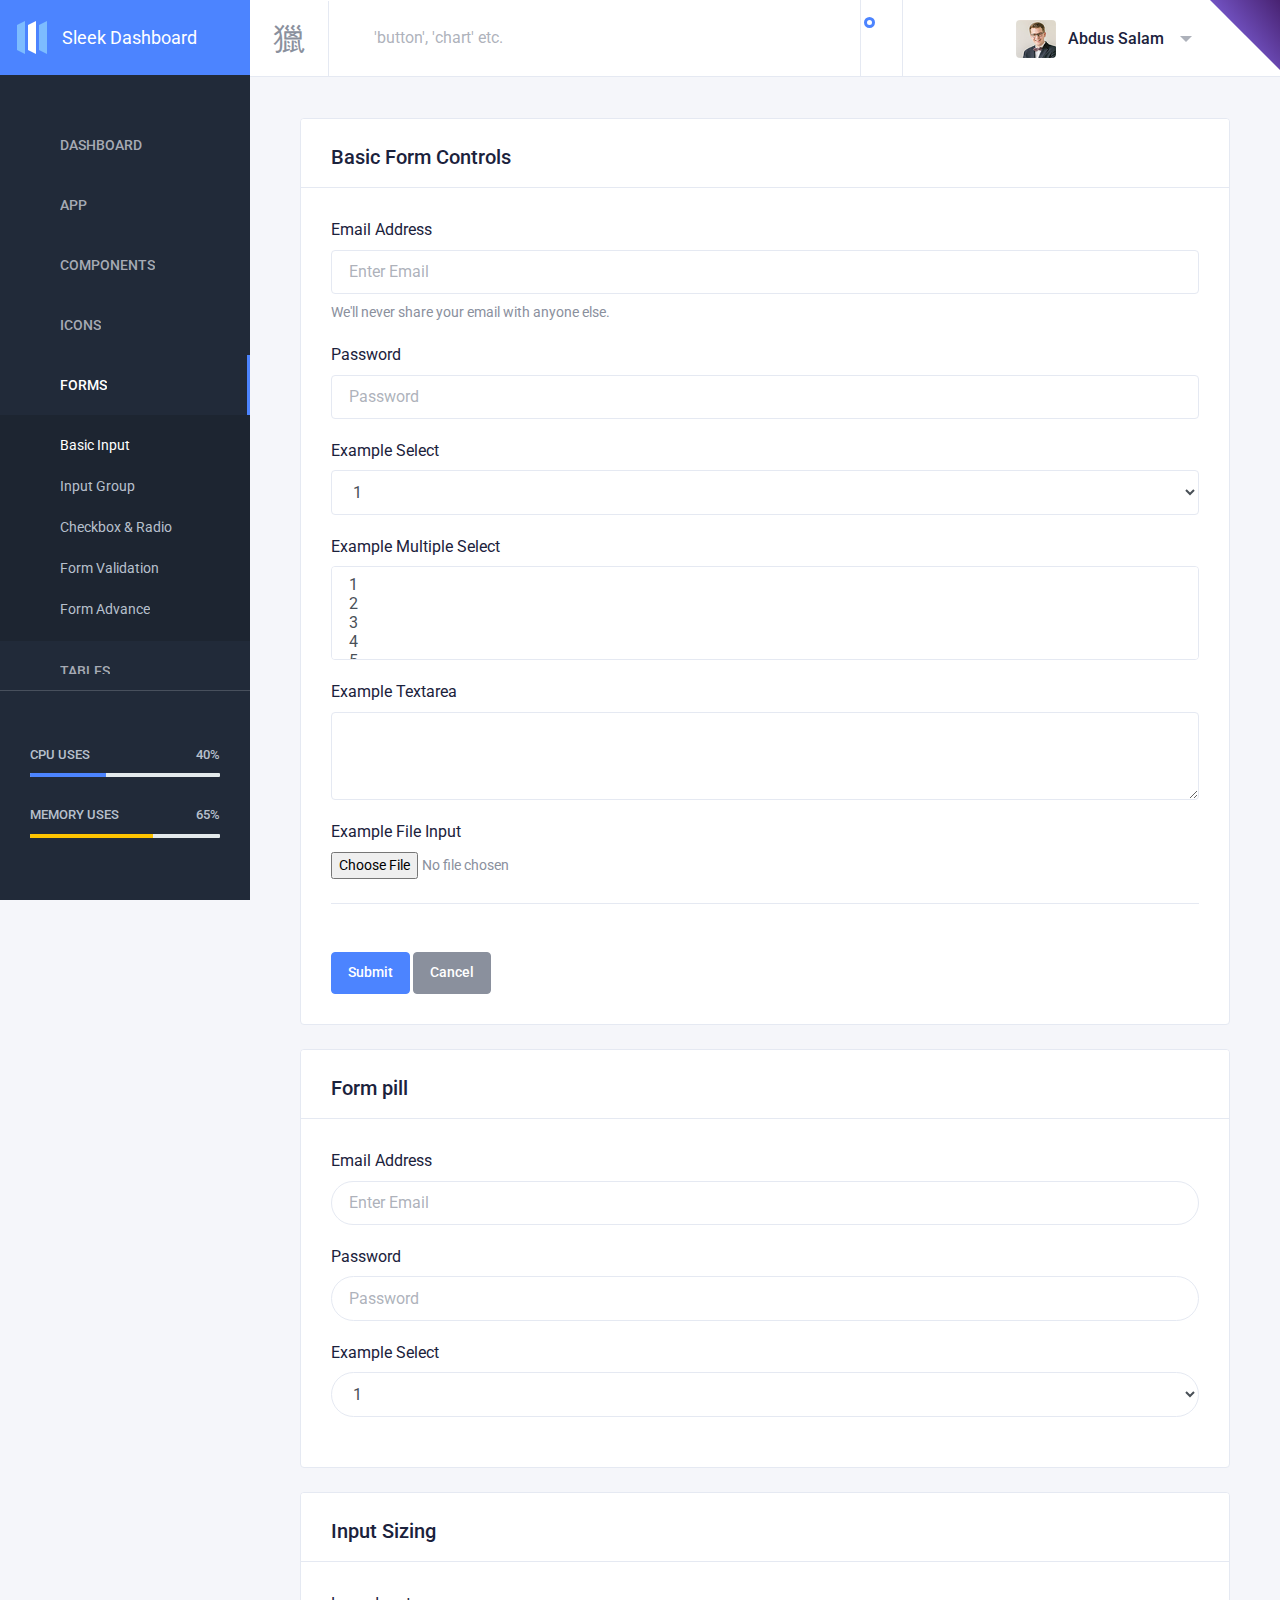
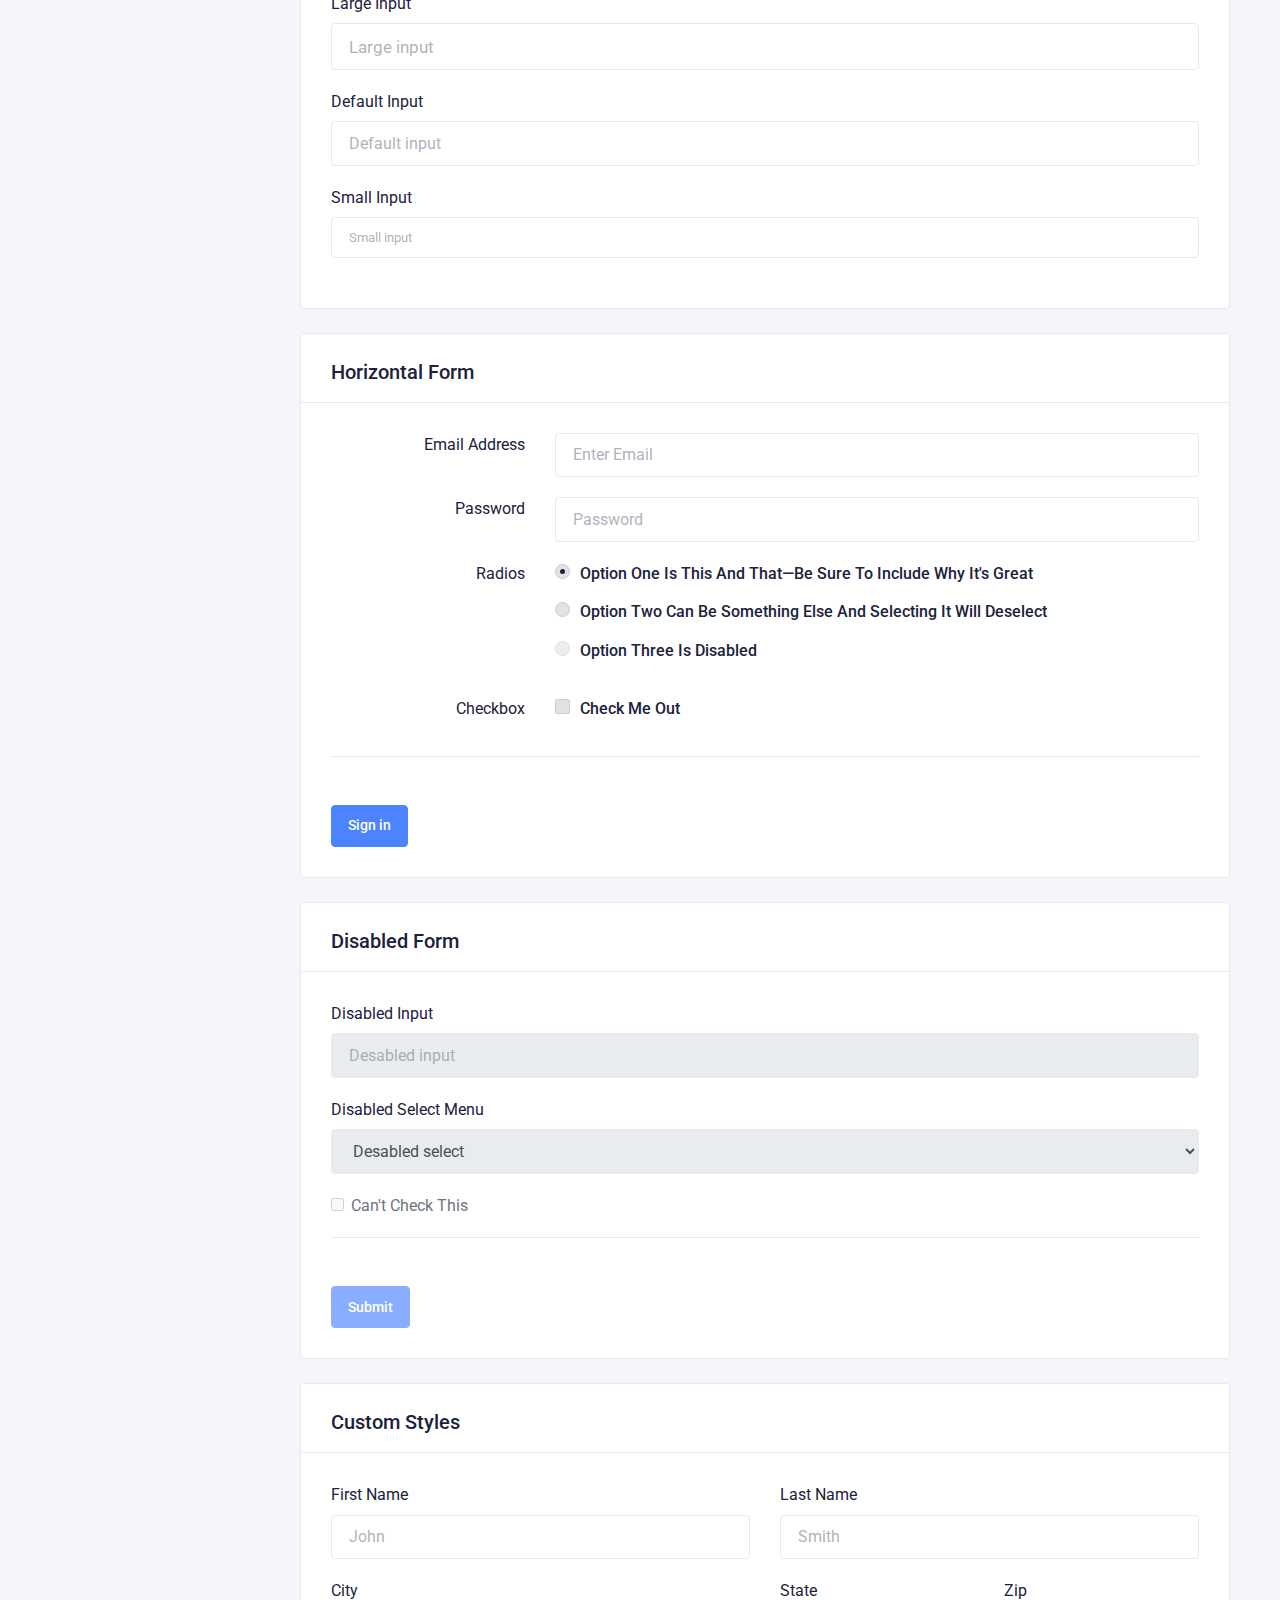
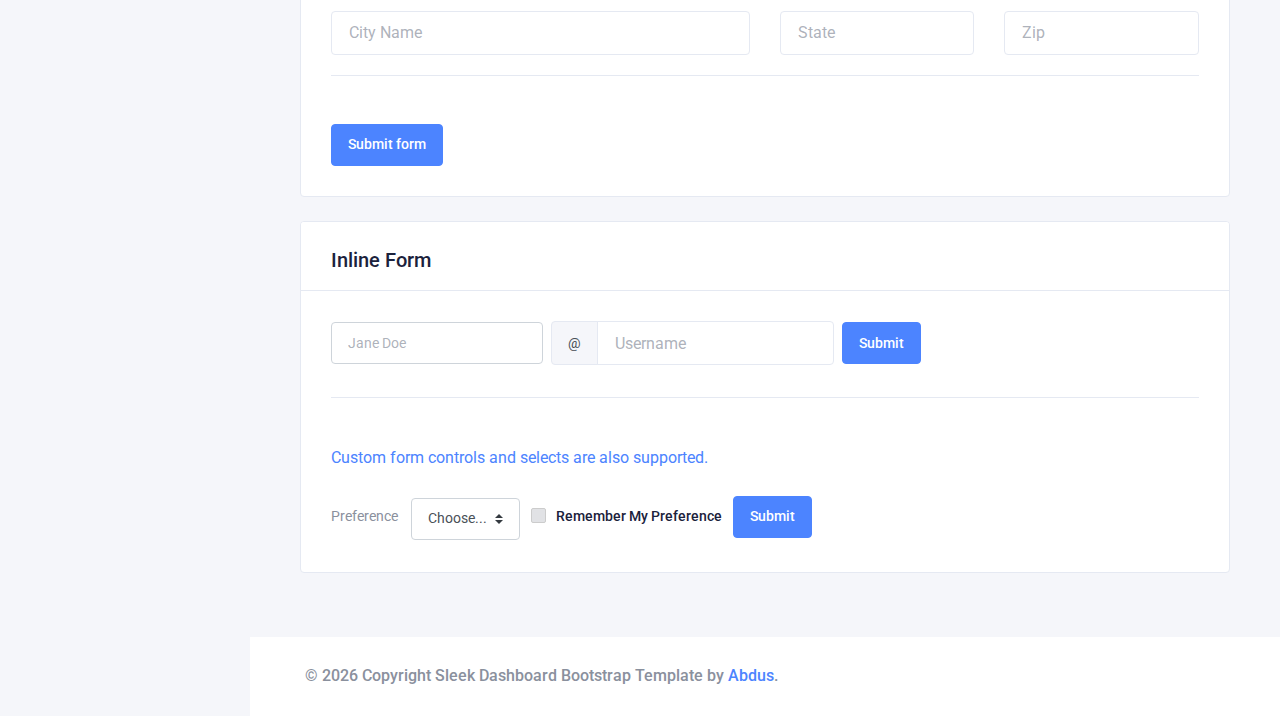
<file: basic-input.html>
<!DOCTYPE html>
<html lang="en" dir="ltr">
<head>
  <meta charset="utf-8" />
  <meta http-equiv="X-UA-Compatible" content="IE=edge" />
  <meta name="viewport" content="width=device-width, initial-scale=1" />
  <meta name="description" content="Sleek Dashboard - Free Bootstrap 4 Admin Dashboard Template and UI Kit. It is very powerful bootstrap admin dashboard, which allows you to build products like admin panels, content management systems and CRMs etc.">


  <title>Inputs - Sleek Admin Dashboard Template</title>

  <!-- GOOGLE FONTS -->
  <link href="https://fonts.googleapis.com/css?family=Montserrat:400,500|Poppins:400,500,600,700|Roboto:400,500" rel="stylesheet" />
  <link href="https://cdn.materialdesignicons.com/4.4.95/css/materialdesignicons.min.css" rel="stylesheet" />


  <!-- PLUGINS CSS STYLE -->
  <link href="assets/plugins/nprogress/nprogress.css" rel="stylesheet" />

  

  <!-- SLEEK CSS -->
  <link id="sleek-css" rel="stylesheet" href="assets/css/sleek.css" />

  <!-- FAVICON -->
  <link href="assets/img/favicon.png" rel="shortcut icon" />

  

  <!--
    HTML5 shim and Respond.js for IE8 support of HTML5 elements and media queries
  -->
  <!-- WARNING: Respond.js doesn't work if you view the page via file:// -->
  <!--[if lt IE 9]>
    <script src="https://oss.maxcdn.com/html5shiv/3.7.2/html5shiv.min.js"></script>
    <script src="https://oss.maxcdn.com/respond/1.4.2/respond.min.js"></script>
  <![endif]-->
  <script src="assets/plugins/nprogress/nprogress.js"></script>
</head>


<body class="header-fixed sidebar-fixed sidebar-dark header-light" id="body">
  
  <script>
    NProgress.configure({ showSpinner: false });
    NProgress.start();
  </script>

  

  <div class="wrapper">
    <!-- Github Link -->
    <a href="https://github.com/tafcoder/sleek-dashboard"  target="_blank" class="github-link">
      <svg width="70" height="70" viewBox="0 0 250 250" aria-hidden="true">
        <defs>
          <linearGradient id="grad1" x1="0%" y1="75%" x2="100%" y2="0%">
            <stop offset="0%" style="stop-color:#896def;stop-opacity:1" />
            <stop offset="100%" style="stop-color:#482271;stop-opacity:1" />
          </linearGradient>
        </defs>
        <path d="M 0,0 L115,115 L115,115 L142,142 L250,250 L250,0 Z" fill="url(#grad1)"></path>
      </svg>
      <i class="mdi mdi-github-circle"></i>
    </a>

            <!--
          ====================================
          ——— LEFT SIDEBAR WITH FOOTER
          =====================================
        -->
        <aside class="left-sidebar bg-sidebar">
          <div id="sidebar" class="sidebar sidebar-with-footer">
            <!-- Aplication Brand -->
            <div class="app-brand">
              <a href="/index.html" title="Sleek Dashboard">
                <svg
                  class="brand-icon"
                  xmlns="http://www.w3.org/2000/svg"
                  preserveAspectRatio="xMidYMid"
                  width="30"
                  height="33"
                  viewBox="0 0 30 33"
                >
                  <g fill="none" fill-rule="evenodd">
                    <path
                      class="logo-fill-blue"
                      fill="#7DBCFF"
                      d="M0 4v25l8 4V0zM22 4v25l8 4V0z"
                    />
                    <path class="logo-fill-white" fill="#FFF" d="M11 4v25l8 4V0z" />
                  </g>
                </svg>
                <span class="brand-name text-truncate">Sleek Dashboard</span>
              </a>
            </div>
            <!-- begin sidebar scrollbar -->
            <div class="sidebar-scrollbar">

              <!-- sidebar menu -->
              <ul class="nav sidebar-inner" id="sidebar-menu">
                

                
                  <li  class="has-sub" >
                    <a class="sidenav-item-link" href="javascript:void(0)" data-toggle="collapse" data-target="#dashboard"
                      aria-expanded="false" aria-controls="dashboard">
                      <i class="mdi mdi-view-dashboard-outline"></i>
                      <span class="nav-text">Dashboard</span> <b class="caret"></b>
                    </a>
                    <ul  class="collapse"  id="dashboard"
                      data-parent="#sidebar-menu">
                      <div class="sub-menu">
                        
                        
                          
                            <li >
                              <a class="sidenav-item-link" href="index.html">
                                <span class="nav-text">Ecommerce</span>
                                
                              </a>
                            </li>
                          
                        

                        
                        
                          
                            <li >
                              <a class="sidenav-item-link" href="analytics.html">
                                <span class="nav-text">Analytics</span>
                                
                                <span class="badge badge-success">new</span>
                                
                              </a>
                            </li>
                          
                        

                        
                      </div>
                    </ul>
                  </li>
                

                

                
                  <li  class="has-sub" >
                    <a class="sidenav-item-link" href="javascript:void(0)" data-toggle="collapse" data-target="#app"
                      aria-expanded="false" aria-controls="app">
                      <i class="mdi mdi-pencil-box-multiple"></i>
                      <span class="nav-text">App</span> <b class="caret"></b>
                    </a>
                    <ul  class="collapse"  id="app"
                      data-parent="#sidebar-menu">
                      <div class="sub-menu">
                        
                        
                          
                            <li >
                              <a class="sidenav-item-link" href="chat.html">
                                <span class="nav-text">Chat</span>
                                
                              </a>
                            </li>
                          
                        

                        
                        
                          
                            <li >
                              <a class="sidenav-item-link" href="contacts.html">
                                <span class="nav-text">Contacts</span>
                                
                              </a>
                            </li>
                          
                        

                        
                        
                          
                            <li >
                              <a class="sidenav-item-link" href="team.html">
                                <span class="nav-text">Team</span>
                                
                              </a>
                            </li>
                          
                        

                        
                        
                          
                            <li >
                              <a class="sidenav-item-link" href="calendar.html">
                                <span class="nav-text">Calendar</span>
                                
                              </a>
                            </li>
                          
                        

                        
                      </div>
                    </ul>
                  </li>
                

                

                
                  <li  class="has-sub" >
                    <a class="sidenav-item-link" href="javascript:void(0)" data-toggle="collapse" data-target="#components"
                      aria-expanded="false" aria-controls="components">
                      <i class="mdi mdi-folder-multiple-outline"></i>
                      <span class="nav-text">Components</span> <b class="caret"></b>
                    </a>
                    <ul  class="collapse"  id="components"
                      data-parent="#sidebar-menu">
                      <div class="sub-menu">
                        
                        
                          
                            <li >
                              <a class="sidenav-item-link" href="alert.html">
                                <span class="nav-text">Alert</span>
                                
                              </a>
                            </li>
                          
                        

                        
                        
                          
                            <li >
                              <a class="sidenav-item-link" href="badge.html">
                                <span class="nav-text">Badge</span>
                                
                              </a>
                            </li>
                          
                        

                        
                        
                          
                            <li >
                              <a class="sidenav-item-link" href="breadcrumb.html">
                                <span class="nav-text">Breadcrumb</span>
                                
                              </a>
                            </li>
                          
                        

                        
                        
                          
                            <li >
                              <a class="sidenav-item-link" href="button-default.html">
                                <span class="nav-text">Button Default</span>
                                
                              </a>
                            </li>
                          
                        

                        
                        
                          
                            <li >
                              <a class="sidenav-item-link" href="button-dropdown.html">
                                <span class="nav-text">Button Dropdown</span>
                                
                              </a>
                            </li>
                          
                        

                        
                        
                          
                            <li >
                              <a class="sidenav-item-link" href="button-group.html">
                                <span class="nav-text">Button Group</span>
                                
                              </a>
                            </li>
                          
                        

                        
                        
                          
                            <li >
                              <a class="sidenav-item-link" href="button-social.html">
                                <span class="nav-text">Button Social</span>
                                
                              </a>
                            </li>
                          
                        

                        
                        
                          
                            <li >
                              <a class="sidenav-item-link" href="button-loading.html">
                                <span class="nav-text">Button Loading</span>
                                
                              </a>
                            </li>
                          
                        

                        
                        
                          
                            <li >
                              <a class="sidenav-item-link" href="card.html">
                                <span class="nav-text">Card</span>
                                
                              </a>
                            </li>
                          
                        

                        
                        
                          
                            <li >
                              <a class="sidenav-item-link" href="carousel.html">
                                <span class="nav-text">Carousel</span>
                                
                              </a>
                            </li>
                          
                        

                        
                        
                          
                            <li >
                              <a class="sidenav-item-link" href="collapse.html">
                                <span class="nav-text">Collapse</span>
                                
                              </a>
                            </li>
                          
                        

                        
                        
                          
                            <li >
                              <a class="sidenav-item-link" href="list-group.html">
                                <span class="nav-text">List Group</span>
                                
                              </a>
                            </li>
                          
                        

                        
                        
                          
                            <li >
                              <a class="sidenav-item-link" href="modal.html">
                                <span class="nav-text">Modal</span>
                                
                              </a>
                            </li>
                          
                        

                        
                        
                          
                            <li >
                              <a class="sidenav-item-link" href="pagination.html">
                                <span class="nav-text">Pagination</span>
                                
                              </a>
                            </li>
                          
                        

                        
                        
                          
                            <li >
                              <a class="sidenav-item-link" href="popover-tooltip.html">
                                <span class="nav-text">Popover & Tooltip</span>
                                
                              </a>
                            </li>
                          
                        

                        
                        
                          
                            <li >
                              <a class="sidenav-item-link" href="progress-bar.html">
                                <span class="nav-text">Progress Bar</span>
                                
                              </a>
                            </li>
                          
                        

                        
                        
                          
                            <li >
                              <a class="sidenav-item-link" href="spinner.html">
                                <span class="nav-text">Spinner</span>
                                
                              </a>
                            </li>
                          
                        

                        
                        
                          
                            <li >
                              <a class="sidenav-item-link" href="switcher.html">
                                <span class="nav-text">Switcher</span>
                                
                              </a>
                            </li>
                          
                        

                        
                        
                          
                            <li >
                              <a class="sidenav-item-link" href="tab.html">
                                <span class="nav-text">Tab</span>
                                
                              </a>
                            </li>
                          
                        

                        
                      </div>
                    </ul>
                  </li>
                

                

                
                  <li  class="has-sub" >
                    <a class="sidenav-item-link" href="javascript:void(0)" data-toggle="collapse" data-target="#icons"
                      aria-expanded="false" aria-controls="icons">
                      <i class="mdi mdi-diamond-stone"></i>
                      <span class="nav-text">Icons</span> <b class="caret"></b>
                    </a>
                    <ul  class="collapse"  id="icons"
                      data-parent="#sidebar-menu">
                      <div class="sub-menu">
                        
                        
                          
                            <li >
                              <a class="sidenav-item-link" href="material-icon.html">
                                <span class="nav-text">Material Icon</span>
                                
                              </a>
                            </li>
                          
                        

                        
                        
                          
                            <li >
                              <a class="sidenav-item-link" href="flag-icon.html">
                                <span class="nav-text">Flag Icon</span>
                                
                              </a>
                            </li>
                          
                        

                        
                      </div>
                    </ul>
                  </li>
                

                

                
                  <li  class="has-sub active expand" >
                    <a class="sidenav-item-link" href="javascript:void(0)" data-toggle="collapse" data-target="#forms"
                      aria-expanded="false" aria-controls="forms">
                      <i class="mdi mdi-email-mark-as-unread"></i>
                      <span class="nav-text">Forms</span> <b class="caret"></b>
                    </a>
                    <ul  class="collapse show"  id="forms"
                      data-parent="#sidebar-menu">
                      <div class="sub-menu">
                        
                        
                          
                            <li  class="active" >
                              <a class="sidenav-item-link" href="basic-input.html">
                                <span class="nav-text">Basic Input</span>
                                
                              </a>
                            </li>
                          
                        

                        
                        
                          
                            <li >
                              <a class="sidenav-item-link" href="input-group.html">
                                <span class="nav-text">Input Group</span>
                                
                              </a>
                            </li>
                          
                        

                        
                        
                          
                            <li >
                              <a class="sidenav-item-link" href="checkbox-radio.html">
                                <span class="nav-text">Checkbox & Radio</span>
                                
                              </a>
                            </li>
                          
                        

                        
                        
                          
                            <li >
                              <a class="sidenav-item-link" href="form-validation.html">
                                <span class="nav-text">Form Validation</span>
                                
                              </a>
                            </li>
                          
                        

                        
                        
                          
                            <li >
                              <a class="sidenav-item-link" href="form-advance.html">
                                <span class="nav-text">Form Advance</span>
                                
                              </a>
                            </li>
                          
                        

                        
                      </div>
                    </ul>
                  </li>
                

                

                
                  <li  class="has-sub" >
                    <a class="sidenav-item-link" href="javascript:void(0)" data-toggle="collapse" data-target="#tables"
                      aria-expanded="false" aria-controls="tables">
                      <i class="mdi mdi-table"></i>
                      <span class="nav-text">Tables</span> <b class="caret"></b>
                    </a>
                    <ul  class="collapse"  id="tables"
                      data-parent="#sidebar-menu">
                      <div class="sub-menu">
                        
                        
                          
                            <li >
                              <a class="sidenav-item-link" href="basic-tables.html">
                                <span class="nav-text">Basic Tables</span>
                                
                              </a>
                            </li>
                          
                        

                        
                        
                        <li  class="has-sub" >
                          <a class="sidenav-item-link" href="javascript:void(0)" data-toggle="collapse" data-target="#data-tables"
                            aria-expanded="false" aria-controls="data-tables">
                            <span class="nav-text">Data Tables</span> <b class="caret"></b>
                          </a>
                          <ul  class="collapse"  id="data-tables">
                            <div class="sub-menu">
                              
                              <li >
                                <a href="basic-data-table.html">Basic Data Table</a>
                              </li>
                              
                              <li >
                                <a href="responsive-data-table.html">Responsive Data Table</a>
                              </li>
                              
                              <li >
                                <a href="hoverable-data-table.html">Hoverable Data Table</a>
                              </li>
                              
                              <li >
                                <a href="expendable-data-table.html">Expendable Data Table</a>
                              </li>
                              
                            </div>
                          </ul>
                        </li>
                        

                        
                      </div>
                    </ul>
                  </li>
                

                

                
                  <li  class="has-sub" >
                    <a class="sidenav-item-link" href="javascript:void(0)" data-toggle="collapse" data-target="#maps"
                      aria-expanded="false" aria-controls="maps">
                      <i class="mdi mdi-google-maps"></i>
                      <span class="nav-text">Maps</span> <b class="caret"></b>
                    </a>
                    <ul  class="collapse"  id="maps"
                      data-parent="#sidebar-menu">
                      <div class="sub-menu">
                        
                        
                          
                            <li >
                              <a class="sidenav-item-link" href="google-map.html">
                                <span class="nav-text">Google Map</span>
                                
                              </a>
                            </li>
                          
                        

                        
                        
                          
                            <li >
                              <a class="sidenav-item-link" href="vector-map.html">
                                <span class="nav-text">Vector Map</span>
                                
                              </a>
                            </li>
                          
                        

                        
                      </div>
                    </ul>
                  </li>
                

                

                
                  <li  class="has-sub" >
                    <a class="sidenav-item-link" href="javascript:void(0)" data-toggle="collapse" data-target="#widgets"
                      aria-expanded="false" aria-controls="widgets">
                      <i class="mdi mdi-widgets"></i>
                      <span class="nav-text">Widgets</span> <b class="caret"></b>
                    </a>
                    <ul  class="collapse"  id="widgets"
                      data-parent="#sidebar-menu">
                      <div class="sub-menu">
                        
                        
                          
                            <li >
                              <a class="sidenav-item-link" href="general-widget.html">
                                <span class="nav-text">General Widget</span>
                                
                              </a>
                            </li>
                          
                        

                        
                        
                          
                            <li >
                              <a class="sidenav-item-link" href="chart-widget.html">
                                <span class="nav-text">Chart Widget</span>
                                
                              </a>
                            </li>
                          
                        

                        
                      </div>
                    </ul>
                  </li>
                

                

                
                  <li  class="has-sub" >
                    <a class="sidenav-item-link" href="javascript:void(0)" data-toggle="collapse" data-target="#charts"
                      aria-expanded="false" aria-controls="charts">
                      <i class="mdi mdi-chart-pie"></i>
                      <span class="nav-text">Charts</span> <b class="caret"></b>
                    </a>
                    <ul  class="collapse"  id="charts"
                      data-parent="#sidebar-menu">
                      <div class="sub-menu">
                        
                        
                          
                            <li >
                              <a class="sidenav-item-link" href="chartjs.html">
                                <span class="nav-text">ChartJS</span>
                                
                              </a>
                            </li>
                          
                        

                        
                      </div>
                    </ul>
                  </li>
                

                

                
                  <li  class="has-sub" >
                    <a class="sidenav-item-link" href="javascript:void(0)" data-toggle="collapse" data-target="#pages"
                      aria-expanded="false" aria-controls="pages">
                      <i class="mdi mdi-image-filter-none"></i>
                      <span class="nav-text">Pages</span> <b class="caret"></b>
                    </a>
                    <ul  class="collapse"  id="pages"
                      data-parent="#sidebar-menu">
                      <div class="sub-menu">
                        
                        
                          
                            <li >
                              <a class="sidenav-item-link" href="user-profile.html">
                                <span class="nav-text">User Profile</span>
                                
                              </a>
                            </li>
                          
                        

                        
                        
                        <li  class="has-sub" >
                          <a class="sidenav-item-link" href="javascript:void(0)" data-toggle="collapse" data-target="#authentication"
                            aria-expanded="false" aria-controls="authentication">
                            <span class="nav-text">Authentication</span> <b class="caret"></b>
                          </a>
                          <ul  class="collapse"  id="authentication">
                            <div class="sub-menu">
                              
                              <li >
                                <a href="sign-in.html">Sign In</a>
                              </li>
                              
                              <li >
                                <a href="sign-up.html">Sign Up</a>
                              </li>
                              
                            </div>
                          </ul>
                        </li>
                        

                        
                        
                        <li  class="has-sub" >
                          <a class="sidenav-item-link" href="javascript:void(0)" data-toggle="collapse" data-target="#others"
                            aria-expanded="false" aria-controls="others">
                            <span class="nav-text">Others</span> <b class="caret"></b>
                          </a>
                          <ul  class="collapse"  id="others">
                            <div class="sub-menu">
                              
                              <li >
                                <a href="invoice.html">Invoice</a>
                              </li>
                              
                              <li >
                                <a href="404.html">404 Page</a>
                              </li>
                              
                            </div>
                          </ul>
                        </li>
                        

                        
                      </div>
                    </ul>
                  </li>
                

                

                
                  <li  class="has-sub" >
                    <a class="sidenav-item-link" href="javascript:void(0)" data-toggle="collapse" data-target="#documentation"
                      aria-expanded="false" aria-controls="documentation">
                      <i class="mdi mdi-book-open-page-variant"></i>
                      <span class="nav-text">Documentation</span> <b class="caret"></b>
                    </a>
                    <ul  class="collapse"  id="documentation"
                      data-parent="#sidebar-menu">
                      <div class="sub-menu">
                        
                        
                          
                            <li class="section-title">
                              Getting Started
                            </li>
                          
                        

                        
                        
                          
                            <li >
                              <a class="sidenav-item-link" href="introduction.html">
                                <span class="nav-text">Introduction</span>
                                
                              </a>
                            </li>
                          
                        

                        
                        
                          
                            <li >
                              <a class="sidenav-item-link" href="quick-start.html">
                                <span class="nav-text">Quick Start</span>
                                
                              </a>
                            </li>
                          
                        

                        
                        
                          
                            <li >
                              <a class="sidenav-item-link" href="customization.html">
                                <span class="nav-text">Customization</span>
                                
                              </a>
                            </li>
                          
                        

                        
                        
                          
                            <li class="section-title">
                              Layouts
                            </li>
                          
                        

                        
                        
                        <li  class="has-sub" >
                          <a class="sidenav-item-link" href="javascript:void(0)" data-toggle="collapse" data-target="#headers"
                            aria-expanded="false" aria-controls="headers">
                            <span class="nav-text">Header Variations</span> <b class="caret"></b>
                          </a>
                          <ul  class="collapse"  id="headers">
                            <div class="sub-menu">
                              
                              <li >
                                <a href="header-fixed.html">Header Fixed</a>
                              </li>
                              
                              <li >
                                <a href="header-static.html">Header Static</a>
                              </li>
                              
                              <li >
                                <a href="header-light.html">Header Light</a>
                              </li>
                              
                              <li >
                                <a href="header-dark.html">Header Dark</a>
                              </li>
                              
                            </div>
                          </ul>
                        </li>
                        

                        
                        
                        <li  class="has-sub" >
                          <a class="sidenav-item-link" href="javascript:void(0)" data-toggle="collapse" data-target="#sidebar-navs"
                            aria-expanded="false" aria-controls="sidebar-navs">
                            <span class="nav-text">Sidebar Variations</span> <b class="caret"></b>
                          </a>
                          <ul  class="collapse"  id="sidebar-navs">
                            <div class="sub-menu">
                              
                              <li >
                                <a href="sidebar-fixed-default.html">Sidebar Fixed Default</a>
                              </li>
                              
                              <li >
                                <a href="sidebar-fixed-minified.html">Sidebar Fixed Minified</a>
                              </li>
                              
                              <li >
                                <a href="sidebar-fixed-offcanvas.html">Sidebar Fixed Offcanvas</a>
                              </li>
                              
                              <li >
                                <a href="sidebar-static-default.html">Sidebar Static Default</a>
                              </li>
                              
                              <li >
                                <a href="sidebar-static-minified.html">Sidebar Static Minified</a>
                              </li>
                              
                              <li >
                                <a href="sidebar-static-offcanvas.html">Sidebar Static Offcanvas</a>
                              </li>
                              
                              <li >
                                <a href="sidebar-with-footer.html">Sidebar With Footer</a>
                              </li>
                              
                              <li >
                                <a href="sidebar-without-footer.html">Sidebar Without Footer</a>
                              </li>
                              
                              <li >
                                <a href="right-sidebar.html">Right Sidebar</a>
                              </li>
                              
                            </div>
                          </ul>
                        </li>
                        

                        
                        
                          
                            <li >
                              <a class="sidenav-item-link" href="rtl.html">
                                <span class="nav-text">RTL Direction</span>
                                
                              </a>
                            </li>
                          
                        

                        
                      </div>
                    </ul>
                  </li>
                

                
              </ul>

            </div>

            <div class="sidebar-footer">
              <hr class="separator mb-0" />
              <div class="sidebar-footer-content">
                <h6 class="text-uppercase">
                  Cpu Uses <span class="float-right">40%</span>
                </h6>
                <div class="progress progress-xs">
                  <div
                    class="progress-bar active"
                    style="width: 40%;"
                    role="progressbar"
                  ></div>
                </div>
                <h6 class="text-uppercase">
                  Memory Uses <span class="float-right">65%</span>
                </h6>
                <div class="progress progress-xs">
                  <div
                    class="progress-bar progress-bar-warning"
                    style="width: 65%;"
                    role="progressbar"
                  ></div>
                </div>
              </div>
            </div>
          </div>
        </aside>


    <div class="page-wrapper">
                <!-- Header -->
          <header class="main-header " id="header">
            <nav class="navbar navbar-static-top navbar-expand-lg">
              <!-- Sidebar toggle button -->
              <button id="sidebar-toggler" class="sidebar-toggle">
                <span class="sr-only">Toggle navigation</span>
              </button>
              <!-- search form -->
              <div class="search-form d-none d-lg-inline-block">
                <div class="input-group">
                  <button type="button" name="search" id="search-btn" class="btn btn-flat">
                    <i class="mdi mdi-magnify"></i>
                  </button>
                  <input type="text" name="query" id="search-input" class="form-control" placeholder="'button', 'chart' etc."
                    autofocus autocomplete="off" />
                </div>
                <div id="search-results-container">
                  <ul id="search-results"></ul>
                </div>
              </div>

              <div class="navbar-right ">
                <ul class="nav navbar-nav">
                  <li class="dropdown notifications-menu">
                    <button class="dropdown-toggle" data-toggle="dropdown">
                      <i class="mdi mdi-bell-outline"></i>
                    </button>
                    <ul class="dropdown-menu dropdown-menu-right">
                      <li class="dropdown-header">You have 5 notifications</li>
                      <li>
                        <a href="#">
                          <i class="mdi mdi-account-plus"></i> New user registered
                          <span class=" font-size-12 d-inline-block float-right"><i class="mdi mdi-clock-outline"></i> 10 AM</span>
                        </a>
                      </li>
                      <li>
                        <a href="#">
                          <i class="mdi mdi-account-remove"></i> User deleted
                          <span class=" font-size-12 d-inline-block float-right"><i class="mdi mdi-clock-outline"></i> 07 AM</span>
                        </a>
                      </li>
                      <li>
                        <a href="#">
                          <i class="mdi mdi-chart-areaspline"></i> Sales report is ready
                          <span class=" font-size-12 d-inline-block float-right"><i class="mdi mdi-clock-outline"></i> 12 PM</span>
                        </a>
                      </li>
                      <li>
                        <a href="#">
                          <i class="mdi mdi-account-supervisor"></i> New client
                          <span class=" font-size-12 d-inline-block float-right"><i class="mdi mdi-clock-outline"></i> 10 AM</span>
                        </a>
                      </li>
                      <li>
                        <a href="#">
                          <i class="mdi mdi-server-network-off"></i> Server overloaded
                          <span class=" font-size-12 d-inline-block float-right"><i class="mdi mdi-clock-outline"></i> 05 AM</span>
                        </a>
                      </li>
                      <li class="dropdown-footer">
                        <a class="text-center" href="#"> View All </a>
                      </li>
                    </ul>
                  </li>
                  <li class="right-sidebar-in right-sidebar-2-menu">
                    <i class="mdi mdi-settings mdi-spin"></i>
                  </li>
                  <!-- User Account -->
                  <li class="dropdown user-menu">
                    <button href="#" class="dropdown-toggle nav-link" data-toggle="dropdown">
                      <img src="assets/img/user/user.png" class="user-image" alt="User Image" />
                      <span class="d-none d-lg-inline-block">Abdus Salam</span>
                    </button>
                    <ul class="dropdown-menu dropdown-menu-right">
                      <!-- User image -->
                      <li class="dropdown-header">
                        <img src="assets/img/user/user.png" class="img-circle" alt="User Image" />
                        <div class="d-inline-block">
                          Abdus Salam <small class="pt-1">iamabdus@gmail.com</small>
                        </div>
                      </li>

                      <li>
                        <a href="user-profile.html">
                          <i class="mdi mdi-account"></i> My Profile
                        </a>
                      </li>
                      <li>
                        <a href="#">
                          <i class="mdi mdi-email"></i> Message
                        </a>
                      </li>
                      <li>
                        <a href="#"> <i class="mdi mdi-diamond-stone"></i> Projects </a>
                      </li>
                      <li class="right-sidebar-in">
                        <a href="javascript:0"> <i class="mdi mdi-settings"></i> Setting </a>
                      </li>

                      <li class="dropdown-footer">
                        <a href="index.html"> <i class="mdi mdi-logout"></i> Log Out </a>
                      </li>
                    </ul>
                  </li>
                </ul>
              </div>
            </nav>


          </header>


      <div class="content-wrapper">
        <div class="content">							<div class="row">
								<div class="col-lg-6">
									<div class="card card-default">
										<div class="card-header card-header-border-bottom">
											<h2>Basic Form Controls</h2>
										</div>
										<div class="card-body">
											<form>
												<div class="form-group">
													<label for="exampleFormControlInput1">Email address</label>
													<input type="email" class="form-control" id="exampleFormControlInput1" placeholder="Enter Email">
													<span class="mt-2 d-block">We'll never share your email with anyone else.</span>
												</div>
												<div class="form-group">
													<label for="exampleFormControlPassword">Password</label>
													<input type="password" class="form-control" id="exampleFormControlPassword" placeholder="Password">
												</div>
												<div class="form-group">
													<label for="exampleFormControlSelect12">Example select</label>
													<select class="form-control" id="exampleFormControlSelect12">
														<option>1</option>
														<option>2</option>
														<option>3</option>
														<option>4</option>
														<option>5</option>
													</select>
												</div>
												<div class="form-group">
													<label for="exampleFormControlSelect2">Example multiple select</label>
													<select multiple class="form-control" id="exampleFormControlSelect2">
														<option>1</option>
														<option>2</option>
														<option>3</option>
														<option>4</option>
														<option>5</option>
													</select>
												</div>
												<div class="form-group">
													<label for="exampleFormControlTextarea1">Example textarea</label>
													<textarea class="form-control" id="exampleFormControlTextarea1" rows="3"></textarea>
												</div>
												<div class="form-group">
													<label for="exampleFormControlFile1">Example file input</label>
													<input type="file" class="form-control-file" id="exampleFormControlFile1">
												</div>
												<div class="form-footer pt-4 pt-5 mt-4 border-top">
													<button type="submit" class="btn btn-primary btn-default">Submit</button>
													<button type="submit" class="btn btn-secondary btn-default">Cancel</button>
												</div>
											</form>
										</div>
									</div>

									<div class="card card-default">
										<div class="card-header card-header-border-bottom">
											<h2>Form pill</h2>
										</div>
										<div class="card-body">
											<form class="form-pill">
												<div class="form-group">
													<label for="exampleFormControlInput3">Email address</label>
													<input type="email" class="form-control" id="exampleFormControlInput3" placeholder="Enter Email">
												</div>
												<div class="form-group">
													<label for="exampleFormControlPassword3">Password</label>
													<input type="password" class="form-control" id="exampleFormControlPassword3" placeholder="Password">
												</div>
												<div class="form-group">
													<label for="exampleFormControlSelect3">Example select</label>
													<select class="form-control" id="exampleFormControlSelect3">
														<option>1</option>
														<option>2</option>
														<option>3</option>
														<option>4</option>
														<option>5</option>
													</select>
												</div>
											</form>
										</div>
									</div>

									<div class="card card-default">
										<div class="card-header card-header-border-bottom">
											<h2>Input Sizing</h2>
										</div>
										<div class="card-body">
											<form >
												<div class="form-group">
													<label for="">Large input</label>
													<input type="text" class="form-control input-lg" placeholder="Large input">
												</div>
												<div class="form-group">
													<label for="">Default input</label>
													<input type="text" class="form-control" placeholder="Default input">
												</div>
												<div class="form-group">
													<label for="">Small input</label>
													<input type="text" class="form-control input-sm" placeholder="Small input">
												</div>
											</form>
										</div>
									</div>
								</div>
								<div class="col-lg-6">
									<div class="card card-default">
										<div class="card-header card-header-border-bottom">
											<h2>Horizontal Form</h2>
										</div>
										<div class="card-body">
											<form class="horizontal-form">
												<div class="form-group row">
													<div class="col-12 col-md-3 text-right">
														<label for="">Email address</label>
													</div>
													<div class="col-12 col-md-9">
														<input type="text" class="form-control" placeholder="Enter Email">
													</div>
												</div>
												<div class="form-group row">
													<div class="col-12 col-md-3 text-right">
														<label for="">Password</label>
													</div>
													<div class="col-12 col-md-9">
														<input type="text" class="form-control" placeholder="Password">
													</div>
												</div>
												<div class="form-group row">
													<div class="col-12 col-md-3 text-right">
														<label for="Radios">Radios</label>
													</div>
													<div class="col-12 col-md-9">
														<label class="control control-radio">Option one is this and that—be sure to include why it's great
															<input type="radio" name="radio1" checked="checked" />
															<div class="control-indicator"></div>
														</label>
														<label class="control control-radio">Option two can be something else and selecting it will deselect
															<input type="radio" name="radio1" />
															<div class="control-indicator"></div>
														</label>

														<label class="control control-radio">Option three is disabled
															<input type="radio" name="radio1" disabled="disabled" />
															<div class="control-indicator"></div>
														</label>
													</div>
												</div>
												<div class="form-group row">
													<div class="col-12 col-md-3 text-right">
														<label for="checkbox">Checkbox</label>
													</div>
													<div class="col-12 col-md-9">
														<label class="control control-checkbox">Check me out
															<input type="checkbox" name="checkbox1" />
															<div class="control-indicator"></div>
														</label>
													</div>
												</div>
												<div class="form-footer pt-5 border-top">
													<button type="submit" class="btn btn-primary btn-default">Sign in</button>
												</div>
											</form>
										</div>
									</div>

									<div class="card card-default">
										<div class="card-header card-header-border-bottom">
											<h2>Disabled Form</h2>
										</div>
										<div class="card-body">
											<form >
												<div class="form-group">
													<label for="">Disabled input</label>
													<input type="text" class="form-control" placeholder="Desabled input" disabled>
												</div>
												<div class="form-group">
													<label for="exampleFormControlSelect1">Disabled select menu</label>
													<select class="form-control" id="exampleFormControlSelect1" disabled>
														<option>Desabled select</option>
														<option>2</option>
														<option>3</option>
														<option>4</option>
														<option>5</option>
													</select>
												</div>
												<div class="form-group ">
													<div class="form-check ">
														<input id="checkbox-5" class="checkbox-custom form-check-input" name="checkbox-5" type="checkbox" disabled>
														<label for="checkbox-5" class="checkbox-custom-label form-check-label disable-checked">Can't check this</label>
													</div>
												</div>
												<div class="form-footer pt-5 border-top">
													<button type="submit" class="btn btn-primary btn-default disabled">Submit</button>
												</div>
											</form>
										</div>
									</div>

									<div class="card card-default">
										<div class="card-header card-header-border-bottom">
											<h2>Custom Styles</h2>
										</div>
										<div class="card-body">
											<form >
												<div class="row">
													<div class="col-sm-6">
														<div class="form-group">
															<label for="fname">First name</label>
															<input type="text" class="form-control" placeholder="John">
														</div>
													</div>
													<div class="col-sm-6">
														<div class="form-group">
															<label for="lname">Last name</label>
															<input type="text" class="form-control" placeholder="Smith">
														</div>
													</div>
													<div class="col-sm-6">
														<div class="form-group">
															<label for="city">City</label>
															<input type="text" class="form-control" placeholder="City Name">
														</div>
													</div>
													<div class="col-sm-6">
														<div class="row">
															<div class="col-6">
																<div class="form-group">
																	<label for="State">State</label>
																	<input type="text" class="form-control" placeholder="State">
																</div>
															</div>
															<div class="col-6">
																<div class="form-group">
																	<label for="Zip">Zip</label>
																	<input type="text" class="form-control" placeholder="Zip">
																</div>
															</div>
														</div>
													</div>
												</div>
												<div class="form-footer pt-5 border-top">
													<button type="submit" class="btn btn-primary btn-default">Submit form</button>
												</div>
											</form>
										</div>
									</div>

									<div class="card card-default">
										<div class="card-header card-header-border-bottom">
											<h2>Inline Form</h2>
										</div>
										<div class="card-body">
											<form class="form-inline">
												<label class="sr-only" for="inlineFormInputName2">Name</label>
												<input type="text" class="form-control mb-2 mr-sm-2" id="inlineFormInputName2" placeholder="Jane Doe">
												<label class="sr-only" for="inlineFormInputGroupUsername2">Username</label>
												<div class="input-group mb-2 mr-sm-2">
													<div class="input-group-prepend">
														<div class="input-group-text">@</div>
													</div>
													<input type="text" class="form-control" id="inlineFormInputGroupUsername2" placeholder="Username">
												</div>
												<button type="submit" class="btn btn-primary mb-2">Submit</button>
											</form>
											<div class="pt-5 mt-4 border-top w-100">
												<form>
													<p class="text-primary mb-4">Custom form controls and selects are also supported.</p>
													Preference
													<select class="custom-select my-1 mr-sm-2" id="inlineFormCustomSelectPref">
														<option selected>Choose...</option>
														<option value="1">One</option>
														<option value="2">Two</option>
														<option value="3">Three</option>
													</select>
													<label class="control control-checkbox d-inline-block">Remember my preference
														<input type="checkbox" name="checkbox1" />
														<div class="control-indicator"></div>
													</label>
													<button type="submit" class="btn btn-primary ml-2">Submit</button>
												</form>
											</div>
										</div>
									</div>
								</div>
							</div>
</div>

        

        <div class="right-sidebar-2">
    <div class="right-sidebar-container-2">
      <div class="slim-scroll-right-sidebar-2">

      <div class="right-sidebar-2-header">
        <h2>Layout Settings</h2>
        <p>User Interface Settings</p>
        <div class="btn-close-right-sidebar-2">
          <i class="mdi mdi-window-close"></i>
        </div>
      </div>

      <div class="right-sidebar-2-body">
        <span class="right-sidebar-2-subtitle">Header Layout</span>
        <div class="no-col-space">
          <a href="javascript:void(0);" class="btn-right-sidebar-2 header-fixed-to btn-right-sidebar-2-active">Fixed</a>
          <a href="javascript:void(0);" class="btn-right-sidebar-2 header-static-to">Static</a>
        </div>

        <span class="right-sidebar-2-subtitle">Sidebar Layout</span>
        <div class="no-col-space">
          <select class="right-sidebar-2-select" id="sidebar-option-select">
            <option value="sidebar-fixed">Fixed Default</option>
            <option value="sidebar-fixed-minified">Fixed Minified</option>
            <option value="sidebar-fixed-offcanvas">Fixed Offcanvas</option>
            <option value="sidebar-static">Static Default</option>
            <option value="sidebar-static-minified">Static Minified</option>
            <option value="sidebar-static-offcanvas">Static Offcanvas</option>
          </select>
        </div>

        <span class="right-sidebar-2-subtitle">Header Background</span>
        <div class="no-col-space">
          <a href="javascript:void(0);" class="btn-right-sidebar-2 btn-right-sidebar-2-active header-light-to">Light</a>
          <a href="javascript:void(0);" class="btn-right-sidebar-2 header-dark-to">Dark</a>
        </div>

        <span class="right-sidebar-2-subtitle">Navigation Background</span>
        <div class="no-col-space">
          <a href="javascript:void(0);" class="btn-right-sidebar-2 btn-right-sidebar-2-active sidebar-dark-to">Dark</a>
          <a href="javascript:void(0);" class="btn-right-sidebar-2 sidebar-light-to">Light</a>
        </div>

        <span class="right-sidebar-2-subtitle">Direction</span>
        <div class="no-col-space">
          <a href="javascript:void(0);" class="btn-right-sidebar-2 btn-right-sidebar-2-active ltr-to">LTR</a>
          <a href="javascript:void(0);" class="btn-right-sidebar-2 rtl-to">RTL</a>
        </div>

        <div class="d-flex justify-content-center" style="padding-top: 30px">
          <div id="reset-options" style="width: auto; cursor: pointer" class="btn-right-sidebar-2 btn-reset">Reset
            Settings</div>
        </div>

      </div>

    </div>
  </div>

</div>

      </div>

                <footer class="footer mt-auto">
            <div class="copyright bg-white">
              <p>
                &copy; <span id="copy-year">2019</span> Copyright Sleek Dashboard Bootstrap Template by
                <a
                  class="text-primary"
                  href="http://www.iamabdus.com/"
                  target="_blank"
                  >Abdus</a
                >.
              </p>
            </div>
            <script>
                var d = new Date();
                var year = d.getFullYear();
                document.getElementById("copy-year").innerHTML = year;
            </script>
          </footer>

    </div>
  </div>

  <script src="assets/plugins/jquery/jquery.min.js"></script>
<script src="assets/plugins/slimscrollbar/jquery.slimscroll.min.js"></script>
<script src="assets/plugins/jekyll-search.min.js"></script>



<script src="assets/js/sleek.bundle.js"></script>
</body>

</html>
</file>
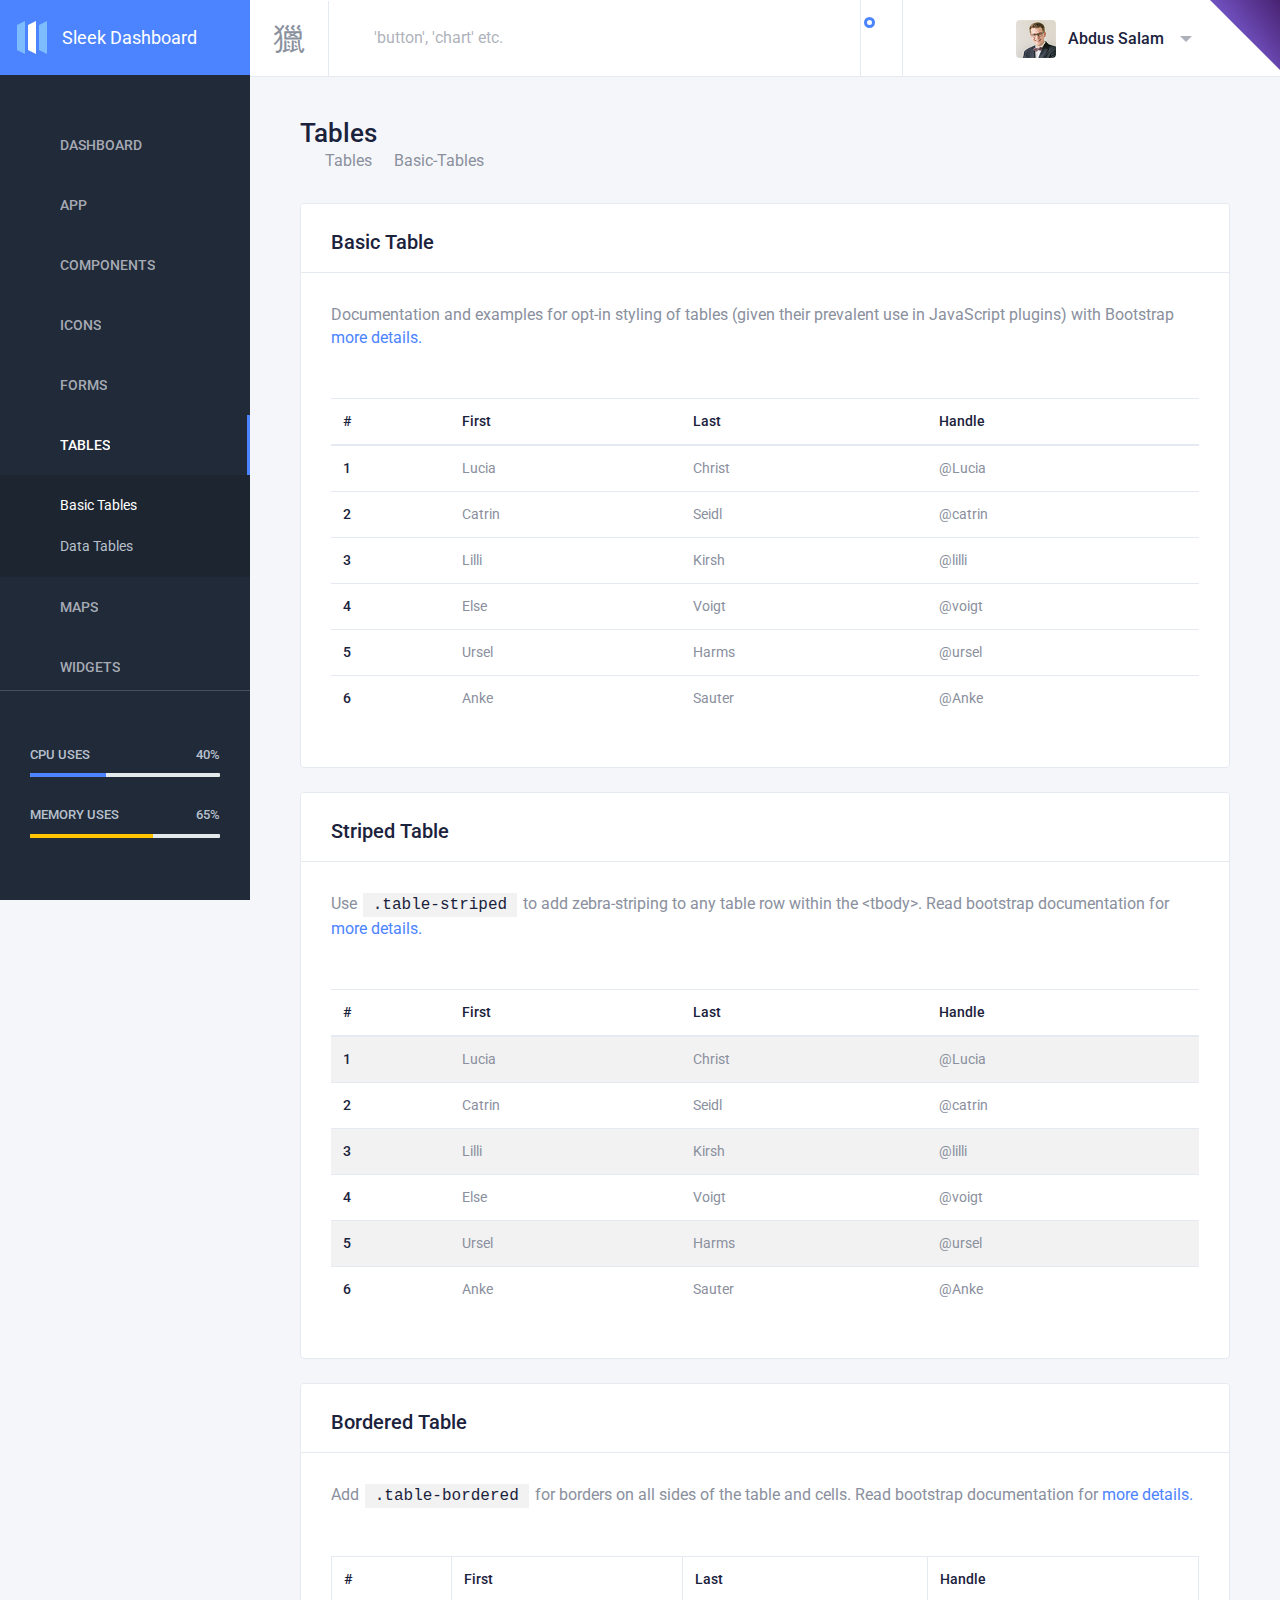
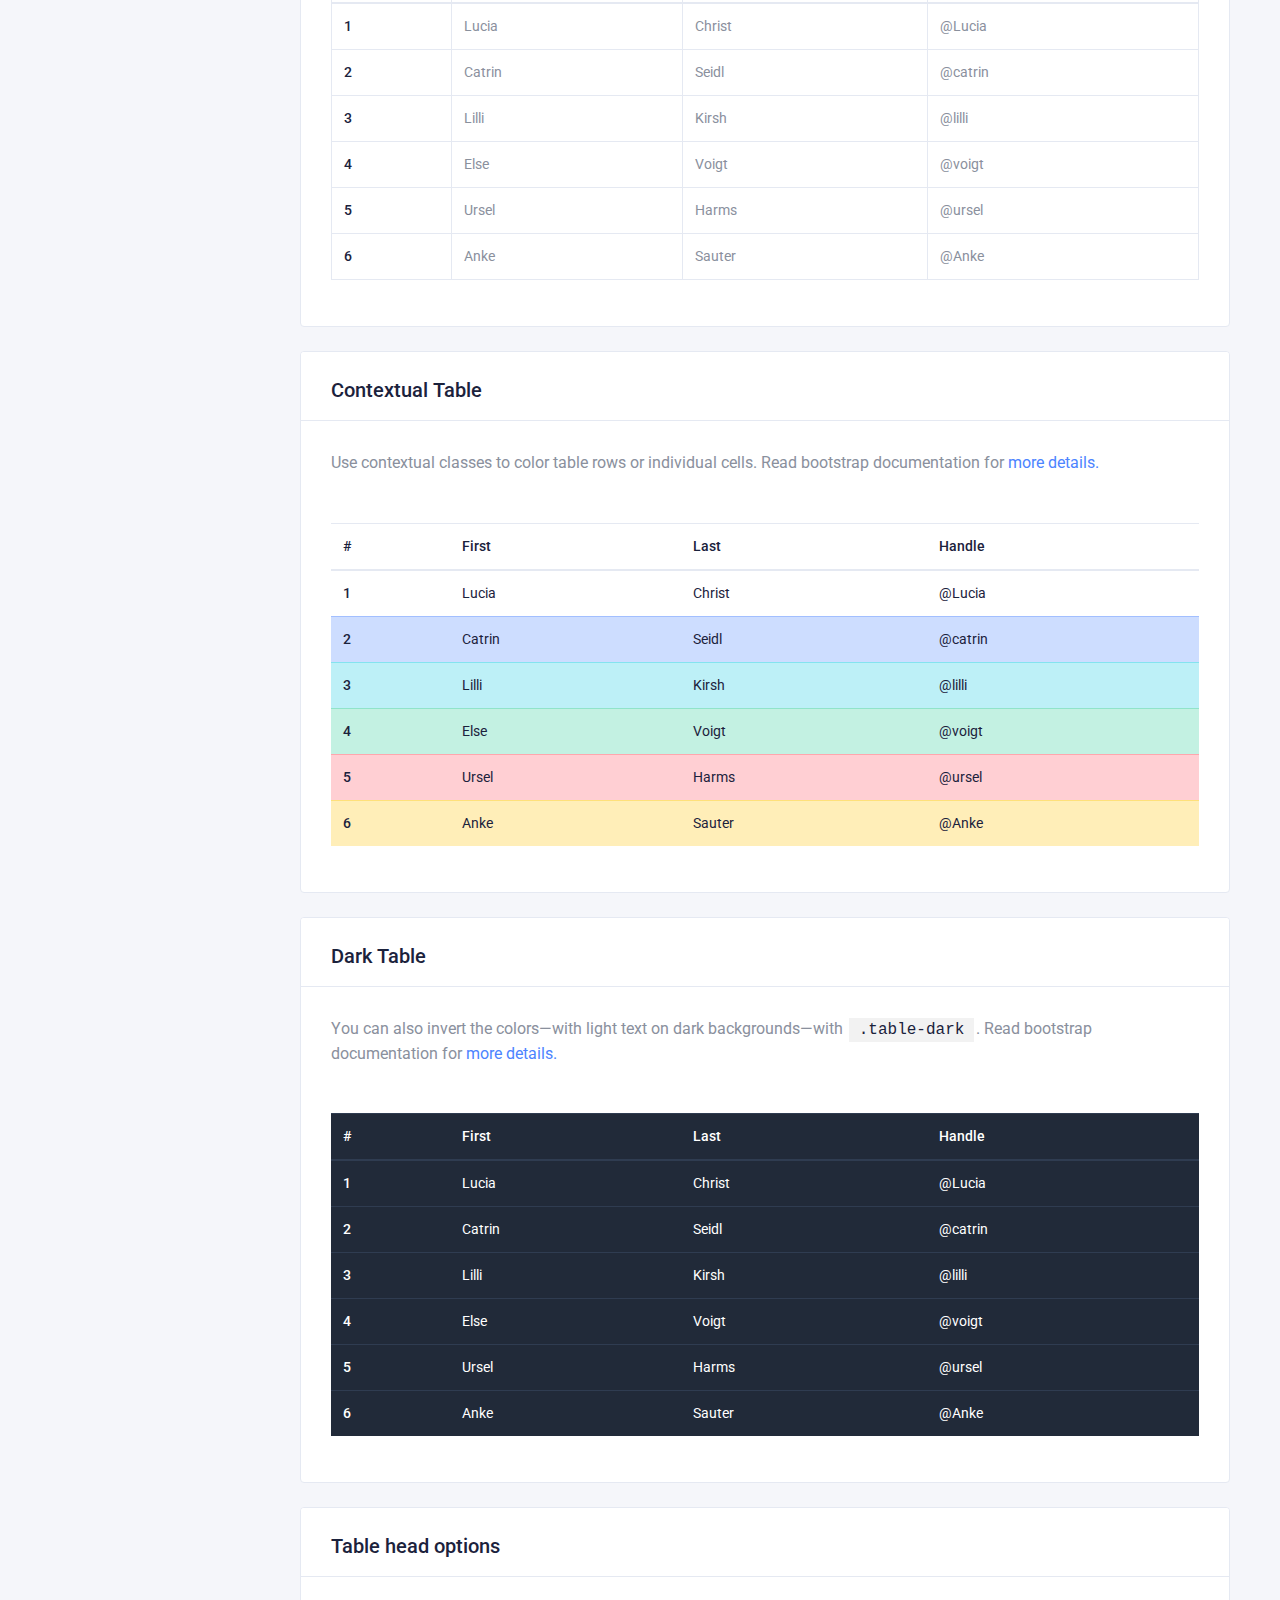
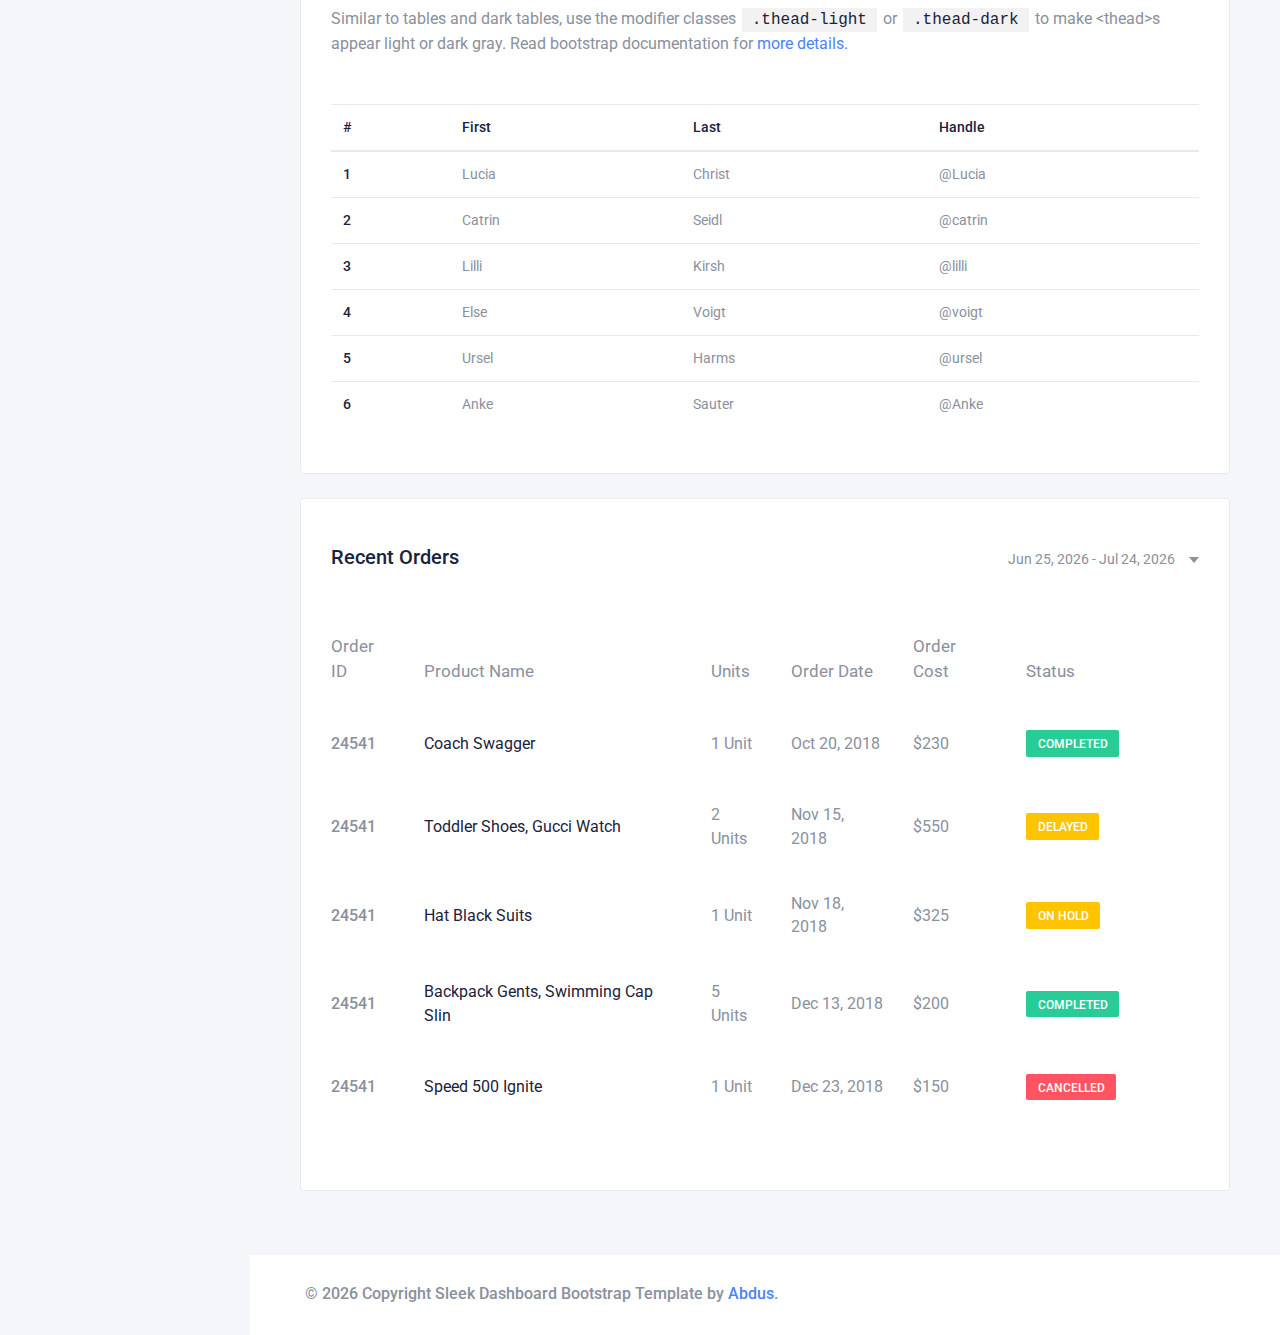
<file: basic-tables.html>
<!DOCTYPE html>
<html lang="en" dir="ltr">
<head>
  <meta charset="utf-8" />
  <meta http-equiv="X-UA-Compatible" content="IE=edge" />
  <meta name="viewport" content="width=device-width, initial-scale=1" />
  <meta name="description" content="Sleek Dashboard - Free Bootstrap 4 Admin Dashboard Template and UI Kit. It is very powerful bootstrap admin dashboard, which allows you to build products like admin panels, content management systems and CRMs etc.">


  <title>Table - Sleek Admin Dashboard Template</title>

  <!-- GOOGLE FONTS -->
  <link href="https://fonts.googleapis.com/css?family=Montserrat:400,500|Poppins:400,500,600,700|Roboto:400,500" rel="stylesheet" />
  <link href="https://cdn.materialdesignicons.com/4.4.95/css/materialdesignicons.min.css" rel="stylesheet" />


  <!-- PLUGINS CSS STYLE -->
  <link href="assets/plugins/nprogress/nprogress.css" rel="stylesheet" />

  
  
  <link href="assets/plugins/daterangepicker/daterangepicker.css" rel="stylesheet" />
  
  

  <!-- SLEEK CSS -->
  <link id="sleek-css" rel="stylesheet" href="assets/css/sleek.css" />

  <!-- FAVICON -->
  <link href="assets/img/favicon.png" rel="shortcut icon" />

  

  <!--
    HTML5 shim and Respond.js for IE8 support of HTML5 elements and media queries
  -->
  <!-- WARNING: Respond.js doesn't work if you view the page via file:// -->
  <!--[if lt IE 9]>
    <script src="https://oss.maxcdn.com/html5shiv/3.7.2/html5shiv.min.js"></script>
    <script src="https://oss.maxcdn.com/respond/1.4.2/respond.min.js"></script>
  <![endif]-->
  <script src="assets/plugins/nprogress/nprogress.js"></script>
</head>


<body class="header-fixed sidebar-fixed sidebar-dark header-light" id="body">
  
  <script>
    NProgress.configure({ showSpinner: false });
    NProgress.start();
  </script>

  

  <div class="wrapper">
    <!-- Github Link -->
    <a href="https://github.com/tafcoder/sleek-dashboard"  target="_blank" class="github-link">
      <svg width="70" height="70" viewBox="0 0 250 250" aria-hidden="true">
        <defs>
          <linearGradient id="grad1" x1="0%" y1="75%" x2="100%" y2="0%">
            <stop offset="0%" style="stop-color:#896def;stop-opacity:1" />
            <stop offset="100%" style="stop-color:#482271;stop-opacity:1" />
          </linearGradient>
        </defs>
        <path d="M 0,0 L115,115 L115,115 L142,142 L250,250 L250,0 Z" fill="url(#grad1)"></path>
      </svg>
      <i class="mdi mdi-github-circle"></i>
    </a>

            <!--
          ====================================
          ——— LEFT SIDEBAR WITH FOOTER
          =====================================
        -->
        <aside class="left-sidebar bg-sidebar">
          <div id="sidebar" class="sidebar sidebar-with-footer">
            <!-- Aplication Brand -->
            <div class="app-brand">
              <a href="/index.html" title="Sleek Dashboard">
                <svg
                  class="brand-icon"
                  xmlns="http://www.w3.org/2000/svg"
                  preserveAspectRatio="xMidYMid"
                  width="30"
                  height="33"
                  viewBox="0 0 30 33"
                >
                  <g fill="none" fill-rule="evenodd">
                    <path
                      class="logo-fill-blue"
                      fill="#7DBCFF"
                      d="M0 4v25l8 4V0zM22 4v25l8 4V0z"
                    />
                    <path class="logo-fill-white" fill="#FFF" d="M11 4v25l8 4V0z" />
                  </g>
                </svg>
                <span class="brand-name text-truncate">Sleek Dashboard</span>
              </a>
            </div>
            <!-- begin sidebar scrollbar -->
            <div class="sidebar-scrollbar">

              <!-- sidebar menu -->
              <ul class="nav sidebar-inner" id="sidebar-menu">
                

                
                  <li  class="has-sub" >
                    <a class="sidenav-item-link" href="javascript:void(0)" data-toggle="collapse" data-target="#dashboard"
                      aria-expanded="false" aria-controls="dashboard">
                      <i class="mdi mdi-view-dashboard-outline"></i>
                      <span class="nav-text">Dashboard</span> <b class="caret"></b>
                    </a>
                    <ul  class="collapse"  id="dashboard"
                      data-parent="#sidebar-menu">
                      <div class="sub-menu">
                        
                        
                          
                            <li >
                              <a class="sidenav-item-link" href="index.html">
                                <span class="nav-text">Ecommerce</span>
                                
                              </a>
                            </li>
                          
                        

                        
                        
                          
                            <li >
                              <a class="sidenav-item-link" href="analytics.html">
                                <span class="nav-text">Analytics</span>
                                
                                <span class="badge badge-success">new</span>
                                
                              </a>
                            </li>
                          
                        

                        
                      </div>
                    </ul>
                  </li>
                

                

                
                  <li  class="has-sub" >
                    <a class="sidenav-item-link" href="javascript:void(0)" data-toggle="collapse" data-target="#app"
                      aria-expanded="false" aria-controls="app">
                      <i class="mdi mdi-pencil-box-multiple"></i>
                      <span class="nav-text">App</span> <b class="caret"></b>
                    </a>
                    <ul  class="collapse"  id="app"
                      data-parent="#sidebar-menu">
                      <div class="sub-menu">
                        
                        
                          
                            <li >
                              <a class="sidenav-item-link" href="chat.html">
                                <span class="nav-text">Chat</span>
                                
                              </a>
                            </li>
                          
                        

                        
                        
                          
                            <li >
                              <a class="sidenav-item-link" href="contacts.html">
                                <span class="nav-text">Contacts</span>
                                
                              </a>
                            </li>
                          
                        

                        
                        
                          
                            <li >
                              <a class="sidenav-item-link" href="team.html">
                                <span class="nav-text">Team</span>
                                
                              </a>
                            </li>
                          
                        

                        
                        
                          
                            <li >
                              <a class="sidenav-item-link" href="calendar.html">
                                <span class="nav-text">Calendar</span>
                                
                              </a>
                            </li>
                          
                        

                        
                      </div>
                    </ul>
                  </li>
                

                

                
                  <li  class="has-sub" >
                    <a class="sidenav-item-link" href="javascript:void(0)" data-toggle="collapse" data-target="#components"
                      aria-expanded="false" aria-controls="components">
                      <i class="mdi mdi-folder-multiple-outline"></i>
                      <span class="nav-text">Components</span> <b class="caret"></b>
                    </a>
                    <ul  class="collapse"  id="components"
                      data-parent="#sidebar-menu">
                      <div class="sub-menu">
                        
                        
                          
                            <li >
                              <a class="sidenav-item-link" href="alert.html">
                                <span class="nav-text">Alert</span>
                                
                              </a>
                            </li>
                          
                        

                        
                        
                          
                            <li >
                              <a class="sidenav-item-link" href="badge.html">
                                <span class="nav-text">Badge</span>
                                
                              </a>
                            </li>
                          
                        

                        
                        
                          
                            <li >
                              <a class="sidenav-item-link" href="breadcrumb.html">
                                <span class="nav-text">Breadcrumb</span>
                                
                              </a>
                            </li>
                          
                        

                        
                        
                          
                            <li >
                              <a class="sidenav-item-link" href="button-default.html">
                                <span class="nav-text">Button Default</span>
                                
                              </a>
                            </li>
                          
                        

                        
                        
                          
                            <li >
                              <a class="sidenav-item-link" href="button-dropdown.html">
                                <span class="nav-text">Button Dropdown</span>
                                
                              </a>
                            </li>
                          
                        

                        
                        
                          
                            <li >
                              <a class="sidenav-item-link" href="button-group.html">
                                <span class="nav-text">Button Group</span>
                                
                              </a>
                            </li>
                          
                        

                        
                        
                          
                            <li >
                              <a class="sidenav-item-link" href="button-social.html">
                                <span class="nav-text">Button Social</span>
                                
                              </a>
                            </li>
                          
                        

                        
                        
                          
                            <li >
                              <a class="sidenav-item-link" href="button-loading.html">
                                <span class="nav-text">Button Loading</span>
                                
                              </a>
                            </li>
                          
                        

                        
                        
                          
                            <li >
                              <a class="sidenav-item-link" href="card.html">
                                <span class="nav-text">Card</span>
                                
                              </a>
                            </li>
                          
                        

                        
                        
                          
                            <li >
                              <a class="sidenav-item-link" href="carousel.html">
                                <span class="nav-text">Carousel</span>
                                
                              </a>
                            </li>
                          
                        

                        
                        
                          
                            <li >
                              <a class="sidenav-item-link" href="collapse.html">
                                <span class="nav-text">Collapse</span>
                                
                              </a>
                            </li>
                          
                        

                        
                        
                          
                            <li >
                              <a class="sidenav-item-link" href="list-group.html">
                                <span class="nav-text">List Group</span>
                                
                              </a>
                            </li>
                          
                        

                        
                        
                          
                            <li >
                              <a class="sidenav-item-link" href="modal.html">
                                <span class="nav-text">Modal</span>
                                
                              </a>
                            </li>
                          
                        

                        
                        
                          
                            <li >
                              <a class="sidenav-item-link" href="pagination.html">
                                <span class="nav-text">Pagination</span>
                                
                              </a>
                            </li>
                          
                        

                        
                        
                          
                            <li >
                              <a class="sidenav-item-link" href="popover-tooltip.html">
                                <span class="nav-text">Popover & Tooltip</span>
                                
                              </a>
                            </li>
                          
                        

                        
                        
                          
                            <li >
                              <a class="sidenav-item-link" href="progress-bar.html">
                                <span class="nav-text">Progress Bar</span>
                                
                              </a>
                            </li>
                          
                        

                        
                        
                          
                            <li >
                              <a class="sidenav-item-link" href="spinner.html">
                                <span class="nav-text">Spinner</span>
                                
                              </a>
                            </li>
                          
                        

                        
                        
                          
                            <li >
                              <a class="sidenav-item-link" href="switcher.html">
                                <span class="nav-text">Switcher</span>
                                
                              </a>
                            </li>
                          
                        

                        
                        
                          
                            <li >
                              <a class="sidenav-item-link" href="tab.html">
                                <span class="nav-text">Tab</span>
                                
                              </a>
                            </li>
                          
                        

                        
                      </div>
                    </ul>
                  </li>
                

                

                
                  <li  class="has-sub" >
                    <a class="sidenav-item-link" href="javascript:void(0)" data-toggle="collapse" data-target="#icons"
                      aria-expanded="false" aria-controls="icons">
                      <i class="mdi mdi-diamond-stone"></i>
                      <span class="nav-text">Icons</span> <b class="caret"></b>
                    </a>
                    <ul  class="collapse"  id="icons"
                      data-parent="#sidebar-menu">
                      <div class="sub-menu">
                        
                        
                          
                            <li >
                              <a class="sidenav-item-link" href="material-icon.html">
                                <span class="nav-text">Material Icon</span>
                                
                              </a>
                            </li>
                          
                        

                        
                        
                          
                            <li >
                              <a class="sidenav-item-link" href="flag-icon.html">
                                <span class="nav-text">Flag Icon</span>
                                
                              </a>
                            </li>
                          
                        

                        
                      </div>
                    </ul>
                  </li>
                

                

                
                  <li  class="has-sub" >
                    <a class="sidenav-item-link" href="javascript:void(0)" data-toggle="collapse" data-target="#forms"
                      aria-expanded="false" aria-controls="forms">
                      <i class="mdi mdi-email-mark-as-unread"></i>
                      <span class="nav-text">Forms</span> <b class="caret"></b>
                    </a>
                    <ul  class="collapse"  id="forms"
                      data-parent="#sidebar-menu">
                      <div class="sub-menu">
                        
                        
                          
                            <li >
                              <a class="sidenav-item-link" href="basic-input.html">
                                <span class="nav-text">Basic Input</span>
                                
                              </a>
                            </li>
                          
                        

                        
                        
                          
                            <li >
                              <a class="sidenav-item-link" href="input-group.html">
                                <span class="nav-text">Input Group</span>
                                
                              </a>
                            </li>
                          
                        

                        
                        
                          
                            <li >
                              <a class="sidenav-item-link" href="checkbox-radio.html">
                                <span class="nav-text">Checkbox & Radio</span>
                                
                              </a>
                            </li>
                          
                        

                        
                        
                          
                            <li >
                              <a class="sidenav-item-link" href="form-validation.html">
                                <span class="nav-text">Form Validation</span>
                                
                              </a>
                            </li>
                          
                        

                        
                        
                          
                            <li >
                              <a class="sidenav-item-link" href="form-advance.html">
                                <span class="nav-text">Form Advance</span>
                                
                              </a>
                            </li>
                          
                        

                        
                      </div>
                    </ul>
                  </li>
                

                

                
                  <li  class="has-sub active expand" >
                    <a class="sidenav-item-link" href="javascript:void(0)" data-toggle="collapse" data-target="#tables"
                      aria-expanded="false" aria-controls="tables">
                      <i class="mdi mdi-table"></i>
                      <span class="nav-text">Tables</span> <b class="caret"></b>
                    </a>
                    <ul  class="collapse show"  id="tables"
                      data-parent="#sidebar-menu">
                      <div class="sub-menu">
                        
                        
                          
                            <li  class="active" >
                              <a class="sidenav-item-link" href="basic-tables.html">
                                <span class="nav-text">Basic Tables</span>
                                
                              </a>
                            </li>
                          
                        

                        
                        
                        <li  class="has-sub" >
                          <a class="sidenav-item-link" href="javascript:void(0)" data-toggle="collapse" data-target="#data-tables"
                            aria-expanded="false" aria-controls="data-tables">
                            <span class="nav-text">Data Tables</span> <b class="caret"></b>
                          </a>
                          <ul  class="collapse"  id="data-tables">
                            <div class="sub-menu">
                              
                              <li >
                                <a href="basic-data-table.html">Basic Data Table</a>
                              </li>
                              
                              <li >
                                <a href="responsive-data-table.html">Responsive Data Table</a>
                              </li>
                              
                              <li >
                                <a href="hoverable-data-table.html">Hoverable Data Table</a>
                              </li>
                              
                              <li >
                                <a href="expendable-data-table.html">Expendable Data Table</a>
                              </li>
                              
                            </div>
                          </ul>
                        </li>
                        

                        
                      </div>
                    </ul>
                  </li>
                

                

                
                  <li  class="has-sub" >
                    <a class="sidenav-item-link" href="javascript:void(0)" data-toggle="collapse" data-target="#maps"
                      aria-expanded="false" aria-controls="maps">
                      <i class="mdi mdi-google-maps"></i>
                      <span class="nav-text">Maps</span> <b class="caret"></b>
                    </a>
                    <ul  class="collapse"  id="maps"
                      data-parent="#sidebar-menu">
                      <div class="sub-menu">
                        
                        
                          
                            <li >
                              <a class="sidenav-item-link" href="google-map.html">
                                <span class="nav-text">Google Map</span>
                                
                              </a>
                            </li>
                          
                        

                        
                        
                          
                            <li >
                              <a class="sidenav-item-link" href="vector-map.html">
                                <span class="nav-text">Vector Map</span>
                                
                              </a>
                            </li>
                          
                        

                        
                      </div>
                    </ul>
                  </li>
                

                

                
                  <li  class="has-sub" >
                    <a class="sidenav-item-link" href="javascript:void(0)" data-toggle="collapse" data-target="#widgets"
                      aria-expanded="false" aria-controls="widgets">
                      <i class="mdi mdi-widgets"></i>
                      <span class="nav-text">Widgets</span> <b class="caret"></b>
                    </a>
                    <ul  class="collapse"  id="widgets"
                      data-parent="#sidebar-menu">
                      <div class="sub-menu">
                        
                        
                          
                            <li >
                              <a class="sidenav-item-link" href="general-widget.html">
                                <span class="nav-text">General Widget</span>
                                
                              </a>
                            </li>
                          
                        

                        
                        
                          
                            <li >
                              <a class="sidenav-item-link" href="chart-widget.html">
                                <span class="nav-text">Chart Widget</span>
                                
                              </a>
                            </li>
                          
                        

                        
                      </div>
                    </ul>
                  </li>
                

                

                
                  <li  class="has-sub" >
                    <a class="sidenav-item-link" href="javascript:void(0)" data-toggle="collapse" data-target="#charts"
                      aria-expanded="false" aria-controls="charts">
                      <i class="mdi mdi-chart-pie"></i>
                      <span class="nav-text">Charts</span> <b class="caret"></b>
                    </a>
                    <ul  class="collapse"  id="charts"
                      data-parent="#sidebar-menu">
                      <div class="sub-menu">
                        
                        
                          
                            <li >
                              <a class="sidenav-item-link" href="chartjs.html">
                                <span class="nav-text">ChartJS</span>
                                
                              </a>
                            </li>
                          
                        

                        
                      </div>
                    </ul>
                  </li>
                

                

                
                  <li  class="has-sub" >
                    <a class="sidenav-item-link" href="javascript:void(0)" data-toggle="collapse" data-target="#pages"
                      aria-expanded="false" aria-controls="pages">
                      <i class="mdi mdi-image-filter-none"></i>
                      <span class="nav-text">Pages</span> <b class="caret"></b>
                    </a>
                    <ul  class="collapse"  id="pages"
                      data-parent="#sidebar-menu">
                      <div class="sub-menu">
                        
                        
                          
                            <li >
                              <a class="sidenav-item-link" href="user-profile.html">
                                <span class="nav-text">User Profile</span>
                                
                              </a>
                            </li>
                          
                        

                        
                        
                        <li  class="has-sub" >
                          <a class="sidenav-item-link" href="javascript:void(0)" data-toggle="collapse" data-target="#authentication"
                            aria-expanded="false" aria-controls="authentication">
                            <span class="nav-text">Authentication</span> <b class="caret"></b>
                          </a>
                          <ul  class="collapse"  id="authentication">
                            <div class="sub-menu">
                              
                              <li >
                                <a href="sign-in.html">Sign In</a>
                              </li>
                              
                              <li >
                                <a href="sign-up.html">Sign Up</a>
                              </li>
                              
                            </div>
                          </ul>
                        </li>
                        

                        
                        
                        <li  class="has-sub" >
                          <a class="sidenav-item-link" href="javascript:void(0)" data-toggle="collapse" data-target="#others"
                            aria-expanded="false" aria-controls="others">
                            <span class="nav-text">Others</span> <b class="caret"></b>
                          </a>
                          <ul  class="collapse"  id="others">
                            <div class="sub-menu">
                              
                              <li >
                                <a href="invoice.html">Invoice</a>
                              </li>
                              
                              <li >
                                <a href="404.html">404 Page</a>
                              </li>
                              
                            </div>
                          </ul>
                        </li>
                        

                        
                      </div>
                    </ul>
                  </li>
                

                

                
                  <li  class="has-sub" >
                    <a class="sidenav-item-link" href="javascript:void(0)" data-toggle="collapse" data-target="#documentation"
                      aria-expanded="false" aria-controls="documentation">
                      <i class="mdi mdi-book-open-page-variant"></i>
                      <span class="nav-text">Documentation</span> <b class="caret"></b>
                    </a>
                    <ul  class="collapse"  id="documentation"
                      data-parent="#sidebar-menu">
                      <div class="sub-menu">
                        
                        
                          
                            <li class="section-title">
                              Getting Started
                            </li>
                          
                        

                        
                        
                          
                            <li >
                              <a class="sidenav-item-link" href="introduction.html">
                                <span class="nav-text">Introduction</span>
                                
                              </a>
                            </li>
                          
                        

                        
                        
                          
                            <li >
                              <a class="sidenav-item-link" href="quick-start.html">
                                <span class="nav-text">Quick Start</span>
                                
                              </a>
                            </li>
                          
                        

                        
                        
                          
                            <li >
                              <a class="sidenav-item-link" href="customization.html">
                                <span class="nav-text">Customization</span>
                                
                              </a>
                            </li>
                          
                        

                        
                        
                          
                            <li class="section-title">
                              Layouts
                            </li>
                          
                        

                        
                        
                        <li  class="has-sub" >
                          <a class="sidenav-item-link" href="javascript:void(0)" data-toggle="collapse" data-target="#headers"
                            aria-expanded="false" aria-controls="headers">
                            <span class="nav-text">Header Variations</span> <b class="caret"></b>
                          </a>
                          <ul  class="collapse"  id="headers">
                            <div class="sub-menu">
                              
                              <li >
                                <a href="header-fixed.html">Header Fixed</a>
                              </li>
                              
                              <li >
                                <a href="header-static.html">Header Static</a>
                              </li>
                              
                              <li >
                                <a href="header-light.html">Header Light</a>
                              </li>
                              
                              <li >
                                <a href="header-dark.html">Header Dark</a>
                              </li>
                              
                            </div>
                          </ul>
                        </li>
                        

                        
                        
                        <li  class="has-sub" >
                          <a class="sidenav-item-link" href="javascript:void(0)" data-toggle="collapse" data-target="#sidebar-navs"
                            aria-expanded="false" aria-controls="sidebar-navs">
                            <span class="nav-text">Sidebar Variations</span> <b class="caret"></b>
                          </a>
                          <ul  class="collapse"  id="sidebar-navs">
                            <div class="sub-menu">
                              
                              <li >
                                <a href="sidebar-fixed-default.html">Sidebar Fixed Default</a>
                              </li>
                              
                              <li >
                                <a href="sidebar-fixed-minified.html">Sidebar Fixed Minified</a>
                              </li>
                              
                              <li >
                                <a href="sidebar-fixed-offcanvas.html">Sidebar Fixed Offcanvas</a>
                              </li>
                              
                              <li >
                                <a href="sidebar-static-default.html">Sidebar Static Default</a>
                              </li>
                              
                              <li >
                                <a href="sidebar-static-minified.html">Sidebar Static Minified</a>
                              </li>
                              
                              <li >
                                <a href="sidebar-static-offcanvas.html">Sidebar Static Offcanvas</a>
                              </li>
                              
                              <li >
                                <a href="sidebar-with-footer.html">Sidebar With Footer</a>
                              </li>
                              
                              <li >
                                <a href="sidebar-without-footer.html">Sidebar Without Footer</a>
                              </li>
                              
                              <li >
                                <a href="right-sidebar.html">Right Sidebar</a>
                              </li>
                              
                            </div>
                          </ul>
                        </li>
                        

                        
                        
                          
                            <li >
                              <a class="sidenav-item-link" href="rtl.html">
                                <span class="nav-text">RTL Direction</span>
                                
                              </a>
                            </li>
                          
                        

                        
                      </div>
                    </ul>
                  </li>
                

                
              </ul>

            </div>

            <div class="sidebar-footer">
              <hr class="separator mb-0" />
              <div class="sidebar-footer-content">
                <h6 class="text-uppercase">
                  Cpu Uses <span class="float-right">40%</span>
                </h6>
                <div class="progress progress-xs">
                  <div
                    class="progress-bar active"
                    style="width: 40%;"
                    role="progressbar"
                  ></div>
                </div>
                <h6 class="text-uppercase">
                  Memory Uses <span class="float-right">65%</span>
                </h6>
                <div class="progress progress-xs">
                  <div
                    class="progress-bar progress-bar-warning"
                    style="width: 65%;"
                    role="progressbar"
                  ></div>
                </div>
              </div>
            </div>
          </div>
        </aside>


    <div class="page-wrapper">
                <!-- Header -->
          <header class="main-header " id="header">
            <nav class="navbar navbar-static-top navbar-expand-lg">
              <!-- Sidebar toggle button -->
              <button id="sidebar-toggler" class="sidebar-toggle">
                <span class="sr-only">Toggle navigation</span>
              </button>
              <!-- search form -->
              <div class="search-form d-none d-lg-inline-block">
                <div class="input-group">
                  <button type="button" name="search" id="search-btn" class="btn btn-flat">
                    <i class="mdi mdi-magnify"></i>
                  </button>
                  <input type="text" name="query" id="search-input" class="form-control" placeholder="'button', 'chart' etc."
                    autofocus autocomplete="off" />
                </div>
                <div id="search-results-container">
                  <ul id="search-results"></ul>
                </div>
              </div>

              <div class="navbar-right ">
                <ul class="nav navbar-nav">
                  <li class="dropdown notifications-menu">
                    <button class="dropdown-toggle" data-toggle="dropdown">
                      <i class="mdi mdi-bell-outline"></i>
                    </button>
                    <ul class="dropdown-menu dropdown-menu-right">
                      <li class="dropdown-header">You have 5 notifications</li>
                      <li>
                        <a href="#">
                          <i class="mdi mdi-account-plus"></i> New user registered
                          <span class=" font-size-12 d-inline-block float-right"><i class="mdi mdi-clock-outline"></i> 10 AM</span>
                        </a>
                      </li>
                      <li>
                        <a href="#">
                          <i class="mdi mdi-account-remove"></i> User deleted
                          <span class=" font-size-12 d-inline-block float-right"><i class="mdi mdi-clock-outline"></i> 07 AM</span>
                        </a>
                      </li>
                      <li>
                        <a href="#">
                          <i class="mdi mdi-chart-areaspline"></i> Sales report is ready
                          <span class=" font-size-12 d-inline-block float-right"><i class="mdi mdi-clock-outline"></i> 12 PM</span>
                        </a>
                      </li>
                      <li>
                        <a href="#">
                          <i class="mdi mdi-account-supervisor"></i> New client
                          <span class=" font-size-12 d-inline-block float-right"><i class="mdi mdi-clock-outline"></i> 10 AM</span>
                        </a>
                      </li>
                      <li>
                        <a href="#">
                          <i class="mdi mdi-server-network-off"></i> Server overloaded
                          <span class=" font-size-12 d-inline-block float-right"><i class="mdi mdi-clock-outline"></i> 05 AM</span>
                        </a>
                      </li>
                      <li class="dropdown-footer">
                        <a class="text-center" href="#"> View All </a>
                      </li>
                    </ul>
                  </li>
                  <li class="right-sidebar-in right-sidebar-2-menu">
                    <i class="mdi mdi-settings mdi-spin"></i>
                  </li>
                  <!-- User Account -->
                  <li class="dropdown user-menu">
                    <button href="#" class="dropdown-toggle nav-link" data-toggle="dropdown">
                      <img src="assets/img/user/user.png" class="user-image" alt="User Image" />
                      <span class="d-none d-lg-inline-block">Abdus Salam</span>
                    </button>
                    <ul class="dropdown-menu dropdown-menu-right">
                      <!-- User image -->
                      <li class="dropdown-header">
                        <img src="assets/img/user/user.png" class="img-circle" alt="User Image" />
                        <div class="d-inline-block">
                          Abdus Salam <small class="pt-1">iamabdus@gmail.com</small>
                        </div>
                      </li>

                      <li>
                        <a href="user-profile.html">
                          <i class="mdi mdi-account"></i> My Profile
                        </a>
                      </li>
                      <li>
                        <a href="#">
                          <i class="mdi mdi-email"></i> Message
                        </a>
                      </li>
                      <li>
                        <a href="#"> <i class="mdi mdi-diamond-stone"></i> Projects </a>
                      </li>
                      <li class="right-sidebar-in">
                        <a href="javascript:0"> <i class="mdi mdi-settings"></i> Setting </a>
                      </li>

                      <li class="dropdown-footer">
                        <a href="index.html"> <i class="mdi mdi-logout"></i> Log Out </a>
                      </li>
                    </ul>
                  </li>
                </ul>
              </div>
            </nav>


          </header>


      <div class="content-wrapper">
        <div class="content">							<div class="breadcrumb-wrapper">
								<h1>Tables</h1>
								
        <nav aria-label="breadcrumb">
          <ol class="breadcrumb p-0">
            <li class="breadcrumb-item">
              <a href="index.html">
                <span class="mdi mdi-home"></span>                
              </a>
            </li>
            <li class="breadcrumb-item">
              tables
            </li>
            <li class="breadcrumb-item" aria-current="page">basic-tables</li>
          </ol>
        </nav>

							</div>

							<div class="row">
								<div class="col-lg-6">
									<div class="card card-default">
										<div class="card-header card-header-border-bottom">
											<h2>Basic Table</h2>
										</div>
										<div class="card-body">
											<p class="mb-5">Documentation and examples for opt-in styling of tables (given their prevalent use in JavaScript plugins) with Bootstrap <a href="http://getbootstrap.com/docs/4.1/content/tables/"
												 target="_blank"> more details.</a></p>
											<table class="table">
												<thead>
													<tr>
														<th scope="col">#</th>
														<th scope="col">First</th>
														<th scope="col">Last</th>
														<th scope="col">Handle</th>
													</tr>
												</thead>
												<tbody>
													<tr>
														<td scope="row">1</td>
														<td>Lucia</td>
														<td>Christ</td>
														<td>@Lucia</td>
													</tr>
													<tr>
														<td scope="row">2</td>
														<td>Catrin</td>
														<td>Seidl</td>
														<td>@catrin</td>
													</tr>
													<tr>
														<td scope="row">3</td>
														<td>Lilli</td>
														<td>Kirsh</td>
														<td>@lilli</td>
													</tr>
													<tr>
														<td scope="row">4</td>
														<td>Else</td>
														<td>Voigt</td>
														<td>@voigt</td>
													</tr>
													<tr>
														<td scope="row">5</td>
														<td>Ursel</td>
														<td>Harms</td>
														<td>@ursel</td>
													</tr>
													<tr>
														<td scope="row">6</td>
														<td>Anke</td>
														<td>Sauter</td>
														<td>@Anke</td>
													</tr>
												</tbody>
											</table>
										</div>
									</div>
								</div>
								<div class="col-lg-6">
									<div class="card card-default">
										<div class="card-header card-header-border-bottom">
											<h2>Striped Table</h2>
										</div>
										<div class="card-body">
											<p class="mb-5">Use <code>.table-striped</code> to add zebra-striping to any table row within the &lt;tbody&gt;. Read bootstrap documentation for <a href="http://getbootstrap.com/docs/4.1/content/tables/#striped-rows" target="_blank"> more details.</a></p>
											<table class="table table-striped">
												<thead>
													<tr>
														<th scope="col">#</th>
														<th scope="col">First</th>
														<th scope="col">Last</th>
														<th scope="col">Handle</th>
													</tr>
												</thead>
												<tbody>
													<tr>
														<td scope="row">1</td>
														<td>Lucia</td>
														<td>Christ</td>
														<td>@Lucia</td>
													</tr>
													<tr>
														<td scope="row">2</td>
														<td>Catrin</td>
														<td>Seidl</td>
														<td>@catrin</td>
													</tr>
													<tr>
														<td scope="row">3</td>
														<td>Lilli</td>
														<td>Kirsh</td>
														<td>@lilli</td>
													</tr>
													<tr>
														<td scope="row">4</td>
														<td>Else</td>
														<td>Voigt</td>
														<td>@voigt</td>
													</tr>
													<tr>
														<td scope="row">5</td>
														<td>Ursel</td>
														<td>Harms</td>
														<td>@ursel</td>
													</tr>
													<tr>
														<td scope="row">6</td>
														<td>Anke</td>
														<td>Sauter</td>
														<td>@Anke</td>
													</tr>
												</tbody>
											</table>
										</div>
									</div>

								</div>
								<div class="col-lg-6">
									<div class="card card-default">
										<div class="card-header card-header-border-bottom">
											<h2>Bordered Table</h2>
										</div>
										<div class="card-body">
											<p class="mb-5">Add <code>.table-bordered</code> for borders on all sides of the table and cells. Read bootstrap documentation for <a href="http://getbootstrap.com/docs/4.1/content/tables/#bordered-table" target="_blank"> more details.</a></p>
											<table class="table table-bordered">
												<thead>
													<tr>
														<th scope="col">#</th>
														<th scope="col">First</th>
														<th scope="col">Last</th>
														<th scope="col">Handle</th>
													</tr>
												</thead>
												<tbody>
													<tr>
														<td scope="row">1</td>
														<td>Lucia</td>
														<td>Christ</td>
														<td>@Lucia</td>
													</tr>
													<tr>
														<td scope="row">2</td>
														<td>Catrin</td>
														<td>Seidl</td>
														<td>@catrin</td>
													</tr>
													<tr>
														<td scope="row">3</td>
														<td>Lilli</td>
														<td>Kirsh</td>
														<td>@lilli</td>
													</tr>
													<tr>
														<td scope="row">4</td>
														<td>Else</td>
														<td>Voigt</td>
														<td>@voigt</td>
													</tr>
													<tr>
														<td scope="row">5</td>
														<td>Ursel</td>
														<td>Harms</td>
														<td>@ursel</td>
													</tr>
													<tr>
														<td scope="row">6</td>
														<td>Anke</td>
														<td>Sauter</td>
														<td>@Anke</td>
													</tr>
												</tbody>
											</table>
										</div>
									</div>
								</div>
								<div class="col-lg-6">
									<div class="card card-default">
										<div class="card-header card-header-border-bottom">
											<h2>Contextual Table</h2>
										</div>
										<div class="card-body">
											<p class="mb-5">Use contextual classes to color table rows or individual cells. Read bootstrap documentation for <a href="http://getbootstrap.com/docs/4.1/content/tables/#contextual-classes" target="_blank"> more details.</a></p>
											<table class="table">
												<thead>
													<tr>
														<th scope="col">#</th>
														<th scope="col">First</th>
														<th scope="col">Last</th>
														<th scope="col">Handle</th>
													</tr>
												</thead>
												<tbody>
													<tr class="table-secondary">
														<td scope="row">1</td>
														<td>Lucia</td>
														<td>Christ</td>
														<td>@Lucia</td>
													</tr>
													<tr class="table-primary">
														<td scope="row">2</td>
														<td>Catrin</td>
														<td>Seidl</td>
														<td>@catrin</td>
													</tr>
													<tr class="table-info">
														<td scope="row">3</td>
														<td>Lilli</td>
														<td>Kirsh</td>
														<td>@lilli</td>
													</tr>
													<tr class="table-success">
														<td scope="row">4</td>
														<td>Else</td>
														<td>Voigt</td>
														<td>@voigt</td>
													</tr>
													<tr class="table-danger">
														<td scope="row">5</td>
														<td>Ursel</td>
														<td>Harms</td>
														<td>@ursel</td>
													</tr>
													<tr class="table-warning">
														<td scope="row">6</td>
														<td>Anke</td>
														<td>Sauter</td>
														<td>@Anke</td>
													</tr>
												</tbody>
											</table>
										</div>
									</div>

								</div>
								<div class="col-lg-6">
									<div class="card card-default">
										<div class="card-header card-header-border-bottom">
											<h2>Dark Table</h2>
										</div>
										<div class="card-body">
											<p class="mb-5"> You can also invert the colors—with light text on dark backgrounds—with <code>.table-dark</code>. Read bootstrap documentation for <a href="http://getbootstrap.com/docs/4.1/content/tables/#table-head-options" target="_blank"> more details.</a></p>
											<table class="table table-dark">
												<thead>
													<tr>
														<th scope="col">#</th>
														<th scope="col">First</th>
														<th scope="col">Last</th>
														<th scope="col">Handle</th>
													</tr>
												</thead>
												<tbody>
													<tr>
														<td scope="row">1</td>
														<td>Lucia</td>
														<td>Christ</td>
														<td>@Lucia</td>
													</tr>
													<tr>
														<td scope="row">2</td>
														<td>Catrin</td>
														<td>Seidl</td>
														<td>@catrin</td>
													</tr>
													<tr>
														<td scope="row">3</td>
														<td>Lilli</td>
														<td>Kirsh</td>
														<td>@lilli</td>
													</tr>
													<tr>
														<td scope="row">4</td>
														<td>Else</td>
														<td>Voigt</td>
														<td>@voigt</td>
													</tr>
													<tr>
														<td scope="row">5</td>
														<td>Ursel</td>
														<td>Harms</td>
														<td>@ursel</td>
													</tr>
													<tr>
														<td scope="row">6</td>
														<td>Anke</td>
														<td>Sauter</td>
														<td>@Anke</td>
													</tr>
												</tbody>
											</table>
										</div>
									</div>
								</div>
								<div class="col-lg-6">
									<div class="card card-default">
										<div class="card-header card-header-border-bottom">
											<h2>Table head options</h2>
										</div>
										<div class="card-body">
											<p class="mb-5">Similar to tables and dark tables, use the modifier classes <code>.thead-light</code> or <code>.thead-dark</code> to make &lt;thead&gt;s appear light or dark gray. Read bootstrap documentation for <a href="http://getbootstrap.com/docs/4.1/content/tables/#table-head-options" target="_blank"> more details.</a></p>
											<table class="table table-hover ">
												<thead>
													<tr>
														<th scope="col">#</th>
														<th scope="col">First</th>
														<th scope="col">Last</th>
														<th scope="col">Handle</th>
													</tr>
												</thead>
												<tbody>
													<tr>
														<td scope="row">1</td>
														<td>Lucia</td>
														<td>Christ</td>
														<td>@Lucia</td>
													</tr>
													<tr>
														<td scope="row">2</td>
														<td>Catrin</td>
														<td>Seidl</td>
														<td>@catrin</td>
													</tr>
													<tr>
														<td scope="row">3</td>
														<td>Lilli</td>
														<td>Kirsh</td>
														<td>@lilli</td>
													</tr>
													<tr>
														<td scope="row">4</td>
														<td>Else</td>
														<td>Voigt</td>
														<td>@voigt</td>
													</tr>
													<tr>
														<td scope="row">5</td>
														<td>Ursel</td>
														<td>Harms</td>
														<td>@ursel</td>
													</tr>
													<tr>
														<td scope="row">6</td>
														<td>Anke</td>
														<td>Sauter</td>
														<td>@Anke</td>
													</tr>
												</tbody>
											</table>
										</div>
									</div>
								</div>
							</div>

							<div class="row">
								<div class="col-12">
                  <!-- Recent Order Table -->
                  <div class="card card-table-border-none" id="recent-orders">
                    <div class="card-header justify-content-between">
                      <h2>Recent Orders</h2>
                      <div class="date-range-report ">
                        <span></span>
                      </div>
                    </div>
                    <div class="card-body pt-0 pb-5">
                      <table class="table card-table table-responsive table-responsive-large" style="width:100%">
                        <thead>
                          <tr>
                            <th>Order ID</th>
                            <th>Product Name</th>
                            <th class="d-none d-lg-table-cell">Units</th>
                            <th class="d-none d-lg-table-cell">Order Date</th>
                            <th class="d-none d-lg-table-cell">Order Cost</th>
                            <th>Status</th>
                            <th></th>
                          </tr>
                        </thead>
                        <tbody>
                          <tr>
                            <td >24541</td>
                            <td >
                              <a class="text-dark" href=""> Coach Swagger</a>
                            </td>
                            <td class="d-none d-lg-table-cell">1 Unit</td>
                            <td class="d-none d-lg-table-cell">Oct 20, 2018</td>
                            <td class="d-none d-lg-table-cell">$230</td>
                            <td >
                              <span class="badge badge-success">Completed</span>
                            </td>
                            <td class="text-right">
                              <div class="dropdown show d-inline-block widget-dropdown">
                                <a class="dropdown-toggle icon-burger-mini" href="" role="button" id="dropdown-recent-order1" data-toggle="dropdown" aria-haspopup="true" aria-expanded="false" data-display="static"></a>
                                <ul class="dropdown-menu dropdown-menu-right" aria-labelledby="dropdown-recent-order1">
                                  <li class="dropdown-item">
                                    <a href="#">View</a>
                                  </li>
                                  <li class="dropdown-item">
                                    <a href="#">Remove</a>
                                  </li>
                                </ul>
                              </div>
                            </td>
                          </tr>
                          <tr>
                            <td >24541</td>
                            <td >
                              <a class="text-dark" href=""> Toddler Shoes, Gucci Watch</a>
                            </td>
                            <td class="d-none d-lg-table-cell">2 Units</td>
                            <td class="d-none d-lg-table-cell">Nov 15, 2018</td>
                            <td class="d-none d-lg-table-cell">$550</td>
                            <td >
                              <span class="badge badge-warning">Delayed</span>
                            </td>
                            <td class="text-right">
                              <div class="dropdown show d-inline-block widget-dropdown">
                                <a class="dropdown-toggle icon-burger-mini" href="#" role="button" id="dropdown-recent-order2" data-toggle="dropdown" aria-haspopup="true" aria-expanded="false" data-display="static"></a>
                                <ul class="dropdown-menu dropdown-menu-right" aria-labelledby="dropdown-recent-order2">
                                  <li class="dropdown-item">
                                    <a href="#">View</a>
                                  </li>
                                  <li class="dropdown-item">
                                    <a href="#">Remove</a>
                                  </li>
                                </ul>
                              </div>
                            </td>
                          </tr>
                          <tr>
                            <td >24541</td>
                            <td >
                              <a class="text-dark" href=""> Hat Black Suits</a>
                            </td>
                            <td class="d-none d-lg-table-cell">1 Unit</td>
                            <td class="d-none d-lg-table-cell">Nov 18, 2018</td>
                            <td class="d-none d-lg-table-cell">$325</td>
                            <td >
                              <span class="badge badge-warning">On Hold</span>
                            </td>
                            <td class="text-right">
                              <div class="dropdown show d-inline-block widget-dropdown">
                                <a class="dropdown-toggle icon-burger-mini" href="#" role="button" id="dropdown-recent-order3" data-toggle="dropdown" aria-haspopup="true"
                                  aria-expanded="false" data-display="static"></a>
                                <ul class="dropdown-menu dropdown-menu-right" aria-labelledby="dropdown-recent-order3">
                                  <li class="dropdown-item">
                                    <a href="#">View</a>
                                  </li>
                                  <li class="dropdown-item">
                                    <a href="#">Remove</a>
                                  </li>
                                </ul>
                              </div>
                            </td>
                          </tr>
                          <tr>
                            <td >24541</td>
                            <td >
                              <a class="text-dark" href=""> Backpack Gents, Swimming Cap Slin</a>
                            </td>
                            <td class="d-none d-lg-table-cell">5 Units</td>
                            <td class="d-none d-lg-table-cell">Dec 13, 2018</td>
                            <td class="d-none d-lg-table-cell">$200</td>
                            <td >
                              <span class="badge badge-success">Completed</span>
                            </td>
                            <td class="text-right">
                              <div class="dropdown show d-inline-block widget-dropdown">
                                <a class="dropdown-toggle icon-burger-mini" href="#" role="button" id="dropdown-recent-order4" data-toggle="dropdown" aria-haspopup="true" aria-expanded="false" data-display="static"></a>
                                <ul class="dropdown-menu dropdown-menu-right" aria-labelledby="dropdown-recent-order4">
                                  <li class="dropdown-item">
                                    <a href="#">View</a>
                                  </li>
                                  <li class="dropdown-item">
                                    <a href="#">Remove</a>
                                  </li>
                                </ul>
                              </div>
                            </td>
                          </tr>
                          <tr>
                            <td >24541</td>
                            <td >
                              <a class="text-dark" href=""> Speed 500 Ignite</a>
                            </td>
                            <td class="d-none d-lg-table-cell">1 Unit</td>
                            <td class="d-none d-lg-table-cell">Dec 23, 2018</td>
                            <td class="d-none d-lg-table-cell">$150</td>
                            <td >
                              <span class="badge badge-danger">Cancelled</span>
                            </td>
                            <td class="text-right">
                              <div class="dropdown show d-inline-block widget-dropdown">
                                <a class="dropdown-toggle icon-burger-mini" href="#" role="button" id="dropdown-recent-order5" data-toggle="dropdown" aria-haspopup="true"
                                  aria-expanded="false" data-display="static"></a>
                                <ul class="dropdown-menu dropdown-menu-right" aria-labelledby="dropdown-recent-order5">
                                  <li class="dropdown-item">
                                    <a href="#">View</a>
                                  </li>
                                  <li class="dropdown-item">
                                    <a href="#">Remove</a>
                                  </li>
                                </ul>
                              </div>
                            </td>
                          </tr>
                        </tbody>
                      </table>
                    </div>
                  </div>
</div>
							</div>
</div>

        

        <div class="right-sidebar-2">
    <div class="right-sidebar-container-2">
      <div class="slim-scroll-right-sidebar-2">

      <div class="right-sidebar-2-header">
        <h2>Layout Settings</h2>
        <p>User Interface Settings</p>
        <div class="btn-close-right-sidebar-2">
          <i class="mdi mdi-window-close"></i>
        </div>
      </div>

      <div class="right-sidebar-2-body">
        <span class="right-sidebar-2-subtitle">Header Layout</span>
        <div class="no-col-space">
          <a href="javascript:void(0);" class="btn-right-sidebar-2 header-fixed-to btn-right-sidebar-2-active">Fixed</a>
          <a href="javascript:void(0);" class="btn-right-sidebar-2 header-static-to">Static</a>
        </div>

        <span class="right-sidebar-2-subtitle">Sidebar Layout</span>
        <div class="no-col-space">
          <select class="right-sidebar-2-select" id="sidebar-option-select">
            <option value="sidebar-fixed">Fixed Default</option>
            <option value="sidebar-fixed-minified">Fixed Minified</option>
            <option value="sidebar-fixed-offcanvas">Fixed Offcanvas</option>
            <option value="sidebar-static">Static Default</option>
            <option value="sidebar-static-minified">Static Minified</option>
            <option value="sidebar-static-offcanvas">Static Offcanvas</option>
          </select>
        </div>

        <span class="right-sidebar-2-subtitle">Header Background</span>
        <div class="no-col-space">
          <a href="javascript:void(0);" class="btn-right-sidebar-2 btn-right-sidebar-2-active header-light-to">Light</a>
          <a href="javascript:void(0);" class="btn-right-sidebar-2 header-dark-to">Dark</a>
        </div>

        <span class="right-sidebar-2-subtitle">Navigation Background</span>
        <div class="no-col-space">
          <a href="javascript:void(0);" class="btn-right-sidebar-2 btn-right-sidebar-2-active sidebar-dark-to">Dark</a>
          <a href="javascript:void(0);" class="btn-right-sidebar-2 sidebar-light-to">Light</a>
        </div>

        <span class="right-sidebar-2-subtitle">Direction</span>
        <div class="no-col-space">
          <a href="javascript:void(0);" class="btn-right-sidebar-2 btn-right-sidebar-2-active ltr-to">LTR</a>
          <a href="javascript:void(0);" class="btn-right-sidebar-2 rtl-to">RTL</a>
        </div>

        <div class="d-flex justify-content-center" style="padding-top: 30px">
          <div id="reset-options" style="width: auto; cursor: pointer" class="btn-right-sidebar-2 btn-reset">Reset
            Settings</div>
        </div>

      </div>

    </div>
  </div>

</div>

      </div>

                <footer class="footer mt-auto">
            <div class="copyright bg-white">
              <p>
                &copy; <span id="copy-year">2019</span> Copyright Sleek Dashboard Bootstrap Template by
                <a
                  class="text-primary"
                  href="http://www.iamabdus.com/"
                  target="_blank"
                  >Abdus</a
                >.
              </p>
            </div>
            <script>
                var d = new Date();
                var year = d.getFullYear();
                document.getElementById("copy-year").innerHTML = year;
            </script>
          </footer>

    </div>
  </div>

  <script src="assets/plugins/jquery/jquery.min.js"></script>
<script src="assets/plugins/slimscrollbar/jquery.slimscroll.min.js"></script>
<script src="assets/plugins/jekyll-search.min.js"></script>



<script src="assets/plugins/daterangepicker/moment.min.js"></script>
<script src="assets/plugins/daterangepicker/daterangepicker.js"></script>
<script>
  jQuery(document).ready(function() {
    jQuery('input[name="dateRange"]').daterangepicker({
    autoUpdateInput: false,
    singleDatePicker: true,
    locale: {
      cancelLabel: 'Clear'
    }
  });
    jQuery('input[name="dateRange"]').on('apply.daterangepicker', function (ev, picker) {
      jQuery(this).val(picker.startDate.format('MM/DD/YYYY'));
    });
    jQuery('input[name="dateRange"]').on('cancel.daterangepicker', function (ev, picker) {
      jQuery(this).val('');
    });
  });
</script>
  


<script src="assets/js/sleek.bundle.js"></script>
</body>

</html>
</file>
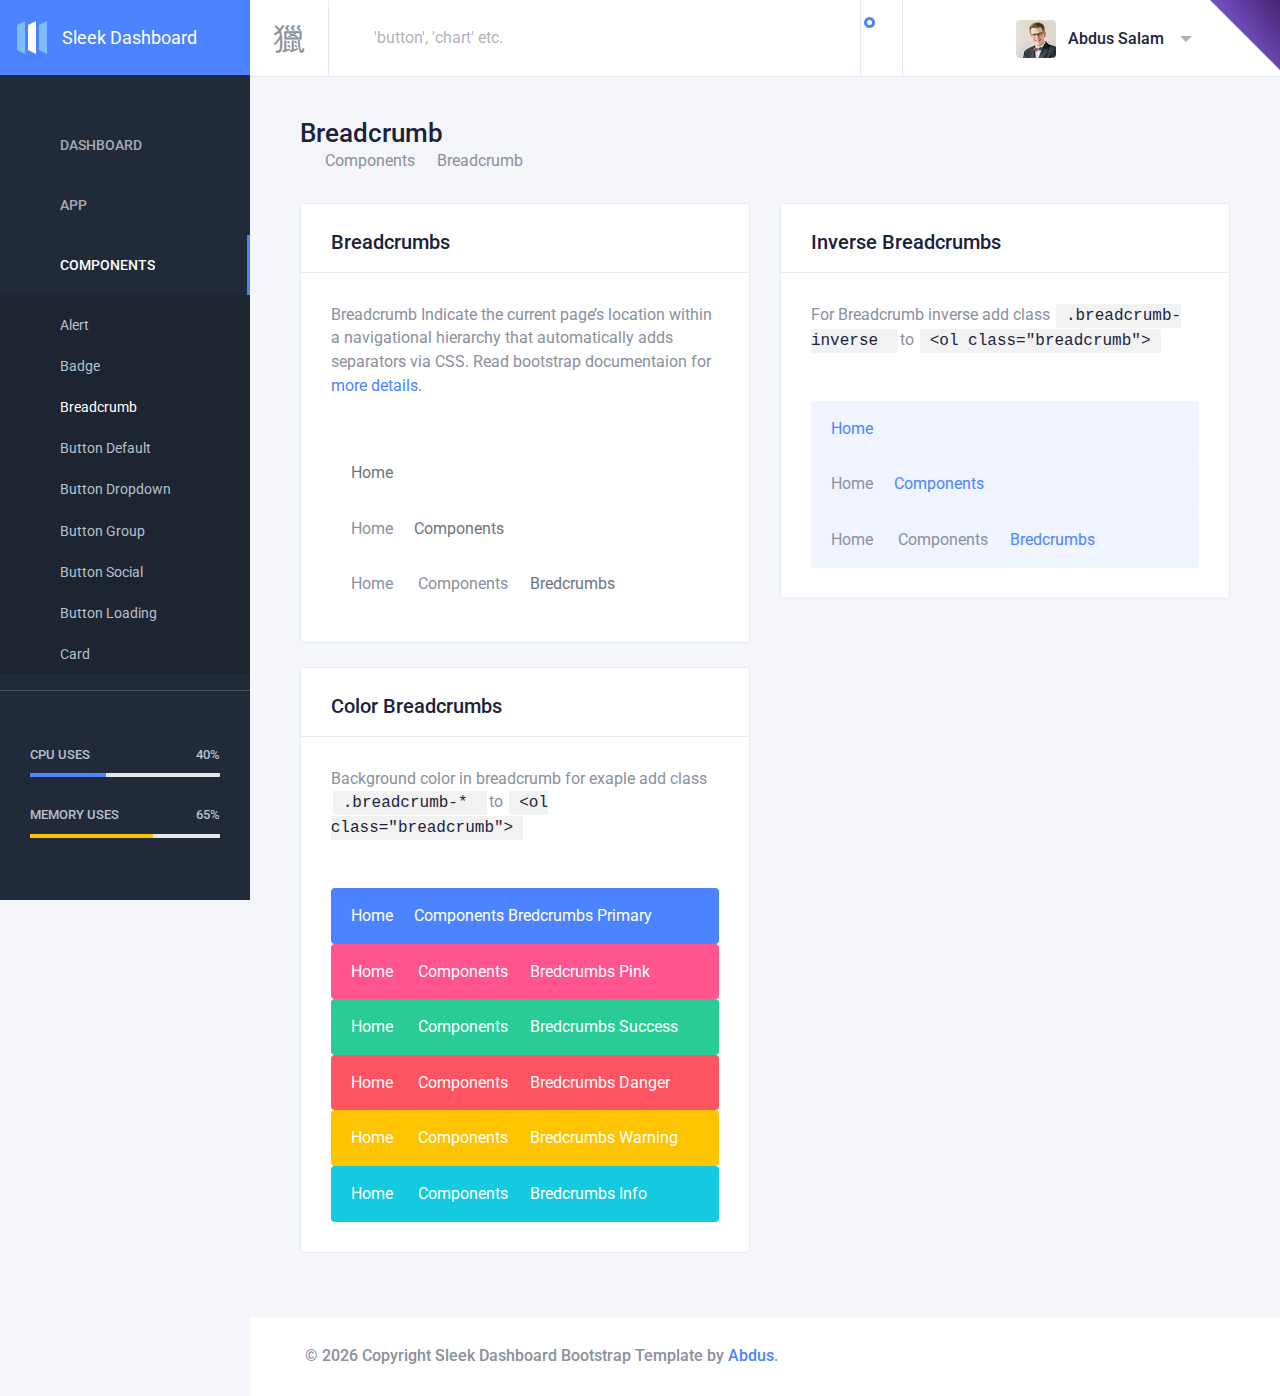
<file: breadcrumb.html>
<!DOCTYPE html>
<html lang="en" dir="ltr">
<head>
  <meta charset="utf-8" />
  <meta http-equiv="X-UA-Compatible" content="IE=edge" />
  <meta name="viewport" content="width=device-width, initial-scale=1" />
  <meta name="description" content="Sleek Dashboard - Free Bootstrap 4 Admin Dashboard Template and UI Kit. It is very powerful bootstrap admin dashboard, which allows you to build products like admin panels, content management systems and CRMs etc.">


  <title>Breadcrumb - Sleek Admin Dashboard Template</title>

  <!-- GOOGLE FONTS -->
  <link href="https://fonts.googleapis.com/css?family=Montserrat:400,500|Poppins:400,500,600,700|Roboto:400,500" rel="stylesheet" />
  <link href="https://cdn.materialdesignicons.com/4.4.95/css/materialdesignicons.min.css" rel="stylesheet" />


  <!-- PLUGINS CSS STYLE -->
  <link href="assets/plugins/nprogress/nprogress.css" rel="stylesheet" />

  

  <!-- SLEEK CSS -->
  <link id="sleek-css" rel="stylesheet" href="assets/css/sleek.css" />

  <!-- FAVICON -->
  <link href="assets/img/favicon.png" rel="shortcut icon" />

  

  <!--
    HTML5 shim and Respond.js for IE8 support of HTML5 elements and media queries
  -->
  <!-- WARNING: Respond.js doesn't work if you view the page via file:// -->
  <!--[if lt IE 9]>
    <script src="https://oss.maxcdn.com/html5shiv/3.7.2/html5shiv.min.js"></script>
    <script src="https://oss.maxcdn.com/respond/1.4.2/respond.min.js"></script>
  <![endif]-->
  <script src="assets/plugins/nprogress/nprogress.js"></script>
</head>


<body class="header-fixed sidebar-fixed sidebar-dark header-light" id="body">
  
  <script>
    NProgress.configure({ showSpinner: false });
    NProgress.start();
  </script>

  

  <div class="wrapper">
    <!-- Github Link -->
    <a href="https://github.com/tafcoder/sleek-dashboard"  target="_blank" class="github-link">
      <svg width="70" height="70" viewBox="0 0 250 250" aria-hidden="true">
        <defs>
          <linearGradient id="grad1" x1="0%" y1="75%" x2="100%" y2="0%">
            <stop offset="0%" style="stop-color:#896def;stop-opacity:1" />
            <stop offset="100%" style="stop-color:#482271;stop-opacity:1" />
          </linearGradient>
        </defs>
        <path d="M 0,0 L115,115 L115,115 L142,142 L250,250 L250,0 Z" fill="url(#grad1)"></path>
      </svg>
      <i class="mdi mdi-github-circle"></i>
    </a>

            <!--
          ====================================
          ——— LEFT SIDEBAR WITH FOOTER
          =====================================
        -->
        <aside class="left-sidebar bg-sidebar">
          <div id="sidebar" class="sidebar sidebar-with-footer">
            <!-- Aplication Brand -->
            <div class="app-brand">
              <a href="/index.html" title="Sleek Dashboard">
                <svg
                  class="brand-icon"
                  xmlns="http://www.w3.org/2000/svg"
                  preserveAspectRatio="xMidYMid"
                  width="30"
                  height="33"
                  viewBox="0 0 30 33"
                >
                  <g fill="none" fill-rule="evenodd">
                    <path
                      class="logo-fill-blue"
                      fill="#7DBCFF"
                      d="M0 4v25l8 4V0zM22 4v25l8 4V0z"
                    />
                    <path class="logo-fill-white" fill="#FFF" d="M11 4v25l8 4V0z" />
                  </g>
                </svg>
                <span class="brand-name text-truncate">Sleek Dashboard</span>
              </a>
            </div>
            <!-- begin sidebar scrollbar -->
            <div class="sidebar-scrollbar">

              <!-- sidebar menu -->
              <ul class="nav sidebar-inner" id="sidebar-menu">
                

                
                  <li  class="has-sub" >
                    <a class="sidenav-item-link" href="javascript:void(0)" data-toggle="collapse" data-target="#dashboard"
                      aria-expanded="false" aria-controls="dashboard">
                      <i class="mdi mdi-view-dashboard-outline"></i>
                      <span class="nav-text">Dashboard</span> <b class="caret"></b>
                    </a>
                    <ul  class="collapse"  id="dashboard"
                      data-parent="#sidebar-menu">
                      <div class="sub-menu">
                        
                        
                          
                            <li >
                              <a class="sidenav-item-link" href="index.html">
                                <span class="nav-text">Ecommerce</span>
                                
                              </a>
                            </li>
                          
                        

                        
                        
                          
                            <li >
                              <a class="sidenav-item-link" href="analytics.html">
                                <span class="nav-text">Analytics</span>
                                
                                <span class="badge badge-success">new</span>
                                
                              </a>
                            </li>
                          
                        

                        
                      </div>
                    </ul>
                  </li>
                

                

                
                  <li  class="has-sub" >
                    <a class="sidenav-item-link" href="javascript:void(0)" data-toggle="collapse" data-target="#app"
                      aria-expanded="false" aria-controls="app">
                      <i class="mdi mdi-pencil-box-multiple"></i>
                      <span class="nav-text">App</span> <b class="caret"></b>
                    </a>
                    <ul  class="collapse"  id="app"
                      data-parent="#sidebar-menu">
                      <div class="sub-menu">
                        
                        
                          
                            <li >
                              <a class="sidenav-item-link" href="chat.html">
                                <span class="nav-text">Chat</span>
                                
                              </a>
                            </li>
                          
                        

                        
                        
                          
                            <li >
                              <a class="sidenav-item-link" href="contacts.html">
                                <span class="nav-text">Contacts</span>
                                
                              </a>
                            </li>
                          
                        

                        
                        
                          
                            <li >
                              <a class="sidenav-item-link" href="team.html">
                                <span class="nav-text">Team</span>
                                
                              </a>
                            </li>
                          
                        

                        
                        
                          
                            <li >
                              <a class="sidenav-item-link" href="calendar.html">
                                <span class="nav-text">Calendar</span>
                                
                              </a>
                            </li>
                          
                        

                        
                      </div>
                    </ul>
                  </li>
                

                

                
                  <li  class="has-sub active expand" >
                    <a class="sidenav-item-link" href="javascript:void(0)" data-toggle="collapse" data-target="#components"
                      aria-expanded="false" aria-controls="components">
                      <i class="mdi mdi-folder-multiple-outline"></i>
                      <span class="nav-text">Components</span> <b class="caret"></b>
                    </a>
                    <ul  class="collapse show"  id="components"
                      data-parent="#sidebar-menu">
                      <div class="sub-menu">
                        
                        
                          
                            <li >
                              <a class="sidenav-item-link" href="alert.html">
                                <span class="nav-text">Alert</span>
                                
                              </a>
                            </li>
                          
                        

                        
                        
                          
                            <li >
                              <a class="sidenav-item-link" href="badge.html">
                                <span class="nav-text">Badge</span>
                                
                              </a>
                            </li>
                          
                        

                        
                        
                          
                            <li  class="active" >
                              <a class="sidenav-item-link" href="breadcrumb.html">
                                <span class="nav-text">Breadcrumb</span>
                                
                              </a>
                            </li>
                          
                        

                        
                        
                          
                            <li >
                              <a class="sidenav-item-link" href="button-default.html">
                                <span class="nav-text">Button Default</span>
                                
                              </a>
                            </li>
                          
                        

                        
                        
                          
                            <li >
                              <a class="sidenav-item-link" href="button-dropdown.html">
                                <span class="nav-text">Button Dropdown</span>
                                
                              </a>
                            </li>
                          
                        

                        
                        
                          
                            <li >
                              <a class="sidenav-item-link" href="button-group.html">
                                <span class="nav-text">Button Group</span>
                                
                              </a>
                            </li>
                          
                        

                        
                        
                          
                            <li >
                              <a class="sidenav-item-link" href="button-social.html">
                                <span class="nav-text">Button Social</span>
                                
                              </a>
                            </li>
                          
                        

                        
                        
                          
                            <li >
                              <a class="sidenav-item-link" href="button-loading.html">
                                <span class="nav-text">Button Loading</span>
                                
                              </a>
                            </li>
                          
                        

                        
                        
                          
                            <li >
                              <a class="sidenav-item-link" href="card.html">
                                <span class="nav-text">Card</span>
                                
                              </a>
                            </li>
                          
                        

                        
                        
                          
                            <li >
                              <a class="sidenav-item-link" href="carousel.html">
                                <span class="nav-text">Carousel</span>
                                
                              </a>
                            </li>
                          
                        

                        
                        
                          
                            <li >
                              <a class="sidenav-item-link" href="collapse.html">
                                <span class="nav-text">Collapse</span>
                                
                              </a>
                            </li>
                          
                        

                        
                        
                          
                            <li >
                              <a class="sidenav-item-link" href="list-group.html">
                                <span class="nav-text">List Group</span>
                                
                              </a>
                            </li>
                          
                        

                        
                        
                          
                            <li >
                              <a class="sidenav-item-link" href="modal.html">
                                <span class="nav-text">Modal</span>
                                
                              </a>
                            </li>
                          
                        

                        
                        
                          
                            <li >
                              <a class="sidenav-item-link" href="pagination.html">
                                <span class="nav-text">Pagination</span>
                                
                              </a>
                            </li>
                          
                        

                        
                        
                          
                            <li >
                              <a class="sidenav-item-link" href="popover-tooltip.html">
                                <span class="nav-text">Popover & Tooltip</span>
                                
                              </a>
                            </li>
                          
                        

                        
                        
                          
                            <li >
                              <a class="sidenav-item-link" href="progress-bar.html">
                                <span class="nav-text">Progress Bar</span>
                                
                              </a>
                            </li>
                          
                        

                        
                        
                          
                            <li >
                              <a class="sidenav-item-link" href="spinner.html">
                                <span class="nav-text">Spinner</span>
                                
                              </a>
                            </li>
                          
                        

                        
                        
                          
                            <li >
                              <a class="sidenav-item-link" href="switcher.html">
                                <span class="nav-text">Switcher</span>
                                
                              </a>
                            </li>
                          
                        

                        
                        
                          
                            <li >
                              <a class="sidenav-item-link" href="tab.html">
                                <span class="nav-text">Tab</span>
                                
                              </a>
                            </li>
                          
                        

                        
                      </div>
                    </ul>
                  </li>
                

                

                
                  <li  class="has-sub" >
                    <a class="sidenav-item-link" href="javascript:void(0)" data-toggle="collapse" data-target="#icons"
                      aria-expanded="false" aria-controls="icons">
                      <i class="mdi mdi-diamond-stone"></i>
                      <span class="nav-text">Icons</span> <b class="caret"></b>
                    </a>
                    <ul  class="collapse"  id="icons"
                      data-parent="#sidebar-menu">
                      <div class="sub-menu">
                        
                        
                          
                            <li >
                              <a class="sidenav-item-link" href="material-icon.html">
                                <span class="nav-text">Material Icon</span>
                                
                              </a>
                            </li>
                          
                        

                        
                        
                          
                            <li >
                              <a class="sidenav-item-link" href="flag-icon.html">
                                <span class="nav-text">Flag Icon</span>
                                
                              </a>
                            </li>
                          
                        

                        
                      </div>
                    </ul>
                  </li>
                

                

                
                  <li  class="has-sub" >
                    <a class="sidenav-item-link" href="javascript:void(0)" data-toggle="collapse" data-target="#forms"
                      aria-expanded="false" aria-controls="forms">
                      <i class="mdi mdi-email-mark-as-unread"></i>
                      <span class="nav-text">Forms</span> <b class="caret"></b>
                    </a>
                    <ul  class="collapse"  id="forms"
                      data-parent="#sidebar-menu">
                      <div class="sub-menu">
                        
                        
                          
                            <li >
                              <a class="sidenav-item-link" href="basic-input.html">
                                <span class="nav-text">Basic Input</span>
                                
                              </a>
                            </li>
                          
                        

                        
                        
                          
                            <li >
                              <a class="sidenav-item-link" href="input-group.html">
                                <span class="nav-text">Input Group</span>
                                
                              </a>
                            </li>
                          
                        

                        
                        
                          
                            <li >
                              <a class="sidenav-item-link" href="checkbox-radio.html">
                                <span class="nav-text">Checkbox & Radio</span>
                                
                              </a>
                            </li>
                          
                        

                        
                        
                          
                            <li >
                              <a class="sidenav-item-link" href="form-validation.html">
                                <span class="nav-text">Form Validation</span>
                                
                              </a>
                            </li>
                          
                        

                        
                        
                          
                            <li >
                              <a class="sidenav-item-link" href="form-advance.html">
                                <span class="nav-text">Form Advance</span>
                                
                              </a>
                            </li>
                          
                        

                        
                      </div>
                    </ul>
                  </li>
                

                

                
                  <li  class="has-sub" >
                    <a class="sidenav-item-link" href="javascript:void(0)" data-toggle="collapse" data-target="#tables"
                      aria-expanded="false" aria-controls="tables">
                      <i class="mdi mdi-table"></i>
                      <span class="nav-text">Tables</span> <b class="caret"></b>
                    </a>
                    <ul  class="collapse"  id="tables"
                      data-parent="#sidebar-menu">
                      <div class="sub-menu">
                        
                        
                          
                            <li >
                              <a class="sidenav-item-link" href="basic-tables.html">
                                <span class="nav-text">Basic Tables</span>
                                
                              </a>
                            </li>
                          
                        

                        
                        
                        <li  class="has-sub" >
                          <a class="sidenav-item-link" href="javascript:void(0)" data-toggle="collapse" data-target="#data-tables"
                            aria-expanded="false" aria-controls="data-tables">
                            <span class="nav-text">Data Tables</span> <b class="caret"></b>
                          </a>
                          <ul  class="collapse"  id="data-tables">
                            <div class="sub-menu">
                              
                              <li >
                                <a href="basic-data-table.html">Basic Data Table</a>
                              </li>
                              
                              <li >
                                <a href="responsive-data-table.html">Responsive Data Table</a>
                              </li>
                              
                              <li >
                                <a href="hoverable-data-table.html">Hoverable Data Table</a>
                              </li>
                              
                              <li >
                                <a href="expendable-data-table.html">Expendable Data Table</a>
                              </li>
                              
                            </div>
                          </ul>
                        </li>
                        

                        
                      </div>
                    </ul>
                  </li>
                

                

                
                  <li  class="has-sub" >
                    <a class="sidenav-item-link" href="javascript:void(0)" data-toggle="collapse" data-target="#maps"
                      aria-expanded="false" aria-controls="maps">
                      <i class="mdi mdi-google-maps"></i>
                      <span class="nav-text">Maps</span> <b class="caret"></b>
                    </a>
                    <ul  class="collapse"  id="maps"
                      data-parent="#sidebar-menu">
                      <div class="sub-menu">
                        
                        
                          
                            <li >
                              <a class="sidenav-item-link" href="google-map.html">
                                <span class="nav-text">Google Map</span>
                                
                              </a>
                            </li>
                          
                        

                        
                        
                          
                            <li >
                              <a class="sidenav-item-link" href="vector-map.html">
                                <span class="nav-text">Vector Map</span>
                                
                              </a>
                            </li>
                          
                        

                        
                      </div>
                    </ul>
                  </li>
                

                

                
                  <li  class="has-sub" >
                    <a class="sidenav-item-link" href="javascript:void(0)" data-toggle="collapse" data-target="#widgets"
                      aria-expanded="false" aria-controls="widgets">
                      <i class="mdi mdi-widgets"></i>
                      <span class="nav-text">Widgets</span> <b class="caret"></b>
                    </a>
                    <ul  class="collapse"  id="widgets"
                      data-parent="#sidebar-menu">
                      <div class="sub-menu">
                        
                        
                          
                            <li >
                              <a class="sidenav-item-link" href="general-widget.html">
                                <span class="nav-text">General Widget</span>
                                
                              </a>
                            </li>
                          
                        

                        
                        
                          
                            <li >
                              <a class="sidenav-item-link" href="chart-widget.html">
                                <span class="nav-text">Chart Widget</span>
                                
                              </a>
                            </li>
                          
                        

                        
                      </div>
                    </ul>
                  </li>
                

                

                
                  <li  class="has-sub" >
                    <a class="sidenav-item-link" href="javascript:void(0)" data-toggle="collapse" data-target="#charts"
                      aria-expanded="false" aria-controls="charts">
                      <i class="mdi mdi-chart-pie"></i>
                      <span class="nav-text">Charts</span> <b class="caret"></b>
                    </a>
                    <ul  class="collapse"  id="charts"
                      data-parent="#sidebar-menu">
                      <div class="sub-menu">
                        
                        
                          
                            <li >
                              <a class="sidenav-item-link" href="chartjs.html">
                                <span class="nav-text">ChartJS</span>
                                
                              </a>
                            </li>
                          
                        

                        
                      </div>
                    </ul>
                  </li>
                

                

                
                  <li  class="has-sub" >
                    <a class="sidenav-item-link" href="javascript:void(0)" data-toggle="collapse" data-target="#pages"
                      aria-expanded="false" aria-controls="pages">
                      <i class="mdi mdi-image-filter-none"></i>
                      <span class="nav-text">Pages</span> <b class="caret"></b>
                    </a>
                    <ul  class="collapse"  id="pages"
                      data-parent="#sidebar-menu">
                      <div class="sub-menu">
                        
                        
                          
                            <li >
                              <a class="sidenav-item-link" href="user-profile.html">
                                <span class="nav-text">User Profile</span>
                                
                              </a>
                            </li>
                          
                        

                        
                        
                        <li  class="has-sub" >
                          <a class="sidenav-item-link" href="javascript:void(0)" data-toggle="collapse" data-target="#authentication"
                            aria-expanded="false" aria-controls="authentication">
                            <span class="nav-text">Authentication</span> <b class="caret"></b>
                          </a>
                          <ul  class="collapse"  id="authentication">
                            <div class="sub-menu">
                              
                              <li >
                                <a href="sign-in.html">Sign In</a>
                              </li>
                              
                              <li >
                                <a href="sign-up.html">Sign Up</a>
                              </li>
                              
                            </div>
                          </ul>
                        </li>
                        

                        
                        
                        <li  class="has-sub" >
                          <a class="sidenav-item-link" href="javascript:void(0)" data-toggle="collapse" data-target="#others"
                            aria-expanded="false" aria-controls="others">
                            <span class="nav-text">Others</span> <b class="caret"></b>
                          </a>
                          <ul  class="collapse"  id="others">
                            <div class="sub-menu">
                              
                              <li >
                                <a href="invoice.html">Invoice</a>
                              </li>
                              
                              <li >
                                <a href="404.html">404 Page</a>
                              </li>
                              
                            </div>
                          </ul>
                        </li>
                        

                        
                      </div>
                    </ul>
                  </li>
                

                

                
                  <li  class="has-sub" >
                    <a class="sidenav-item-link" href="javascript:void(0)" data-toggle="collapse" data-target="#documentation"
                      aria-expanded="false" aria-controls="documentation">
                      <i class="mdi mdi-book-open-page-variant"></i>
                      <span class="nav-text">Documentation</span> <b class="caret"></b>
                    </a>
                    <ul  class="collapse"  id="documentation"
                      data-parent="#sidebar-menu">
                      <div class="sub-menu">
                        
                        
                          
                            <li class="section-title">
                              Getting Started
                            </li>
                          
                        

                        
                        
                          
                            <li >
                              <a class="sidenav-item-link" href="introduction.html">
                                <span class="nav-text">Introduction</span>
                                
                              </a>
                            </li>
                          
                        

                        
                        
                          
                            <li >
                              <a class="sidenav-item-link" href="quick-start.html">
                                <span class="nav-text">Quick Start</span>
                                
                              </a>
                            </li>
                          
                        

                        
                        
                          
                            <li >
                              <a class="sidenav-item-link" href="customization.html">
                                <span class="nav-text">Customization</span>
                                
                              </a>
                            </li>
                          
                        

                        
                        
                          
                            <li class="section-title">
                              Layouts
                            </li>
                          
                        

                        
                        
                        <li  class="has-sub" >
                          <a class="sidenav-item-link" href="javascript:void(0)" data-toggle="collapse" data-target="#headers"
                            aria-expanded="false" aria-controls="headers">
                            <span class="nav-text">Header Variations</span> <b class="caret"></b>
                          </a>
                          <ul  class="collapse"  id="headers">
                            <div class="sub-menu">
                              
                              <li >
                                <a href="header-fixed.html">Header Fixed</a>
                              </li>
                              
                              <li >
                                <a href="header-static.html">Header Static</a>
                              </li>
                              
                              <li >
                                <a href="header-light.html">Header Light</a>
                              </li>
                              
                              <li >
                                <a href="header-dark.html">Header Dark</a>
                              </li>
                              
                            </div>
                          </ul>
                        </li>
                        

                        
                        
                        <li  class="has-sub" >
                          <a class="sidenav-item-link" href="javascript:void(0)" data-toggle="collapse" data-target="#sidebar-navs"
                            aria-expanded="false" aria-controls="sidebar-navs">
                            <span class="nav-text">Sidebar Variations</span> <b class="caret"></b>
                          </a>
                          <ul  class="collapse"  id="sidebar-navs">
                            <div class="sub-menu">
                              
                              <li >
                                <a href="sidebar-fixed-default.html">Sidebar Fixed Default</a>
                              </li>
                              
                              <li >
                                <a href="sidebar-fixed-minified.html">Sidebar Fixed Minified</a>
                              </li>
                              
                              <li >
                                <a href="sidebar-fixed-offcanvas.html">Sidebar Fixed Offcanvas</a>
                              </li>
                              
                              <li >
                                <a href="sidebar-static-default.html">Sidebar Static Default</a>
                              </li>
                              
                              <li >
                                <a href="sidebar-static-minified.html">Sidebar Static Minified</a>
                              </li>
                              
                              <li >
                                <a href="sidebar-static-offcanvas.html">Sidebar Static Offcanvas</a>
                              </li>
                              
                              <li >
                                <a href="sidebar-with-footer.html">Sidebar With Footer</a>
                              </li>
                              
                              <li >
                                <a href="sidebar-without-footer.html">Sidebar Without Footer</a>
                              </li>
                              
                              <li >
                                <a href="right-sidebar.html">Right Sidebar</a>
                              </li>
                              
                            </div>
                          </ul>
                        </li>
                        

                        
                        
                          
                            <li >
                              <a class="sidenav-item-link" href="rtl.html">
                                <span class="nav-text">RTL Direction</span>
                                
                              </a>
                            </li>
                          
                        

                        
                      </div>
                    </ul>
                  </li>
                

                
              </ul>

            </div>

            <div class="sidebar-footer">
              <hr class="separator mb-0" />
              <div class="sidebar-footer-content">
                <h6 class="text-uppercase">
                  Cpu Uses <span class="float-right">40%</span>
                </h6>
                <div class="progress progress-xs">
                  <div
                    class="progress-bar active"
                    style="width: 40%;"
                    role="progressbar"
                  ></div>
                </div>
                <h6 class="text-uppercase">
                  Memory Uses <span class="float-right">65%</span>
                </h6>
                <div class="progress progress-xs">
                  <div
                    class="progress-bar progress-bar-warning"
                    style="width: 65%;"
                    role="progressbar"
                  ></div>
                </div>
              </div>
            </div>
          </div>
        </aside>


    <div class="page-wrapper">
                <!-- Header -->
          <header class="main-header " id="header">
            <nav class="navbar navbar-static-top navbar-expand-lg">
              <!-- Sidebar toggle button -->
              <button id="sidebar-toggler" class="sidebar-toggle">
                <span class="sr-only">Toggle navigation</span>
              </button>
              <!-- search form -->
              <div class="search-form d-none d-lg-inline-block">
                <div class="input-group">
                  <button type="button" name="search" id="search-btn" class="btn btn-flat">
                    <i class="mdi mdi-magnify"></i>
                  </button>
                  <input type="text" name="query" id="search-input" class="form-control" placeholder="'button', 'chart' etc."
                    autofocus autocomplete="off" />
                </div>
                <div id="search-results-container">
                  <ul id="search-results"></ul>
                </div>
              </div>

              <div class="navbar-right ">
                <ul class="nav navbar-nav">
                  <li class="dropdown notifications-menu">
                    <button class="dropdown-toggle" data-toggle="dropdown">
                      <i class="mdi mdi-bell-outline"></i>
                    </button>
                    <ul class="dropdown-menu dropdown-menu-right">
                      <li class="dropdown-header">You have 5 notifications</li>
                      <li>
                        <a href="#">
                          <i class="mdi mdi-account-plus"></i> New user registered
                          <span class=" font-size-12 d-inline-block float-right"><i class="mdi mdi-clock-outline"></i> 10 AM</span>
                        </a>
                      </li>
                      <li>
                        <a href="#">
                          <i class="mdi mdi-account-remove"></i> User deleted
                          <span class=" font-size-12 d-inline-block float-right"><i class="mdi mdi-clock-outline"></i> 07 AM</span>
                        </a>
                      </li>
                      <li>
                        <a href="#">
                          <i class="mdi mdi-chart-areaspline"></i> Sales report is ready
                          <span class=" font-size-12 d-inline-block float-right"><i class="mdi mdi-clock-outline"></i> 12 PM</span>
                        </a>
                      </li>
                      <li>
                        <a href="#">
                          <i class="mdi mdi-account-supervisor"></i> New client
                          <span class=" font-size-12 d-inline-block float-right"><i class="mdi mdi-clock-outline"></i> 10 AM</span>
                        </a>
                      </li>
                      <li>
                        <a href="#">
                          <i class="mdi mdi-server-network-off"></i> Server overloaded
                          <span class=" font-size-12 d-inline-block float-right"><i class="mdi mdi-clock-outline"></i> 05 AM</span>
                        </a>
                      </li>
                      <li class="dropdown-footer">
                        <a class="text-center" href="#"> View All </a>
                      </li>
                    </ul>
                  </li>
                  <li class="right-sidebar-in right-sidebar-2-menu">
                    <i class="mdi mdi-settings mdi-spin"></i>
                  </li>
                  <!-- User Account -->
                  <li class="dropdown user-menu">
                    <button href="#" class="dropdown-toggle nav-link" data-toggle="dropdown">
                      <img src="assets/img/user/user.png" class="user-image" alt="User Image" />
                      <span class="d-none d-lg-inline-block">Abdus Salam</span>
                    </button>
                    <ul class="dropdown-menu dropdown-menu-right">
                      <!-- User image -->
                      <li class="dropdown-header">
                        <img src="assets/img/user/user.png" class="img-circle" alt="User Image" />
                        <div class="d-inline-block">
                          Abdus Salam <small class="pt-1">iamabdus@gmail.com</small>
                        </div>
                      </li>

                      <li>
                        <a href="user-profile.html">
                          <i class="mdi mdi-account"></i> My Profile
                        </a>
                      </li>
                      <li>
                        <a href="#">
                          <i class="mdi mdi-email"></i> Message
                        </a>
                      </li>
                      <li>
                        <a href="#"> <i class="mdi mdi-diamond-stone"></i> Projects </a>
                      </li>
                      <li class="right-sidebar-in">
                        <a href="javascript:0"> <i class="mdi mdi-settings"></i> Setting </a>
                      </li>

                      <li class="dropdown-footer">
                        <a href="index.html"> <i class="mdi mdi-logout"></i> Log Out </a>
                      </li>
                    </ul>
                  </li>
                </ul>
              </div>
            </nav>


          </header>


      <div class="content-wrapper">
        <div class="content">						<div class="breadcrumb-wrapper">
							<h1>Breadcrumb</h1>
        <nav aria-label="breadcrumb">
          <ol class="breadcrumb p-0">
            <li class="breadcrumb-item">
              <a href="index.html">
                <span class="mdi mdi-home"></span>                
              </a>
            </li>
            <li class="breadcrumb-item">
              components
            </li>
            <li class="breadcrumb-item" aria-current="page">breadcrumb</li>
          </ol>
        </nav>
</div>
						<div class="row">
							<div class="col-12 col-xl-6">
								<div class="card card-default">
									<div class="card-header card-header-border-bottom">
										<h2>Breadcrumbs</h2>
									</div>
									<div class="card-body">
										<p class="mb-5">Breadcrumb Indicate the current page’s location within a navigational hierarchy that automatically adds separators via CSS. Read bootstrap documentaion for <a href="https://getbootstrap.com/docs/4.4/components/breadcrumb/"
											 target="_blank">more details.</a></p>
										<nav aria-label="breadcrumb">
											<ol class="breadcrumb">
												<li class="breadcrumb-item active" aria-current="page">Home</li>
											</ol>
										</nav>

										<nav aria-label="breadcrumb">
											<ol class="breadcrumb">
												<li class="breadcrumb-item">
													<a href="#">Home</a>
												</li>
												<li class="breadcrumb-item active" aria-current="page">Components</li>
											</ol>
										</nav>

										<nav aria-label="breadcrumb">
											<ol class="breadcrumb">
												<li class="breadcrumb-item">
													<a href="#">Home</a>
												</li>
												<li class="breadcrumb-item">
													<a href="#">Components</a>
												</li>
												<li class="breadcrumb-item active" aria-current="page">Bredcrumbs</li>
											</ol>
										</nav>

									</div>
								</div>
							</div>
							<div class="col-12 col-xl-6">

								<div class="card card-default">
									<div class="card-header card-header-border-bottom">
										<h2>Inverse Breadcrumbs</h2>
									</div>
									<div class="card-body">
										<p class="mb-5"> For Breadcrumb inverse add class <code> .breadcrumb-inverse </code>  to <code> &lt;ol class="breadcrumb"&gt; </code>  </p>
										<nav aria-label="breadcrumb">
											<ol class="breadcrumb breadcrumb-inverse">
												<li class="breadcrumb-item active" aria-current="page">Home</li>
											</ol>
										</nav>

										<nav aria-label="breadcrumb">
											<ol class="breadcrumb breadcrumb-inverse">
												<li class="breadcrumb-item">
													<a href="#">Home</a>
												</li>
												<li class="breadcrumb-item active" aria-current="page">Components</li>
											</ol>
										</nav>

										<nav aria-label="breadcrumb">
											<ol class="breadcrumb breadcrumb-inverse">
												<li class="breadcrumb-item">
													<a href="#">Home</a>
												</li>
												<li class="breadcrumb-item">
													<a href="#">Components</a>
												</li>
												<li class="breadcrumb-item active" aria-current="page">Bredcrumbs</li>
											</ol>
										</nav>

									</div>
								</div>
							</div>
							<div class="col-12 col-xl-6">
								<div class="card card-default">
									<div class="card-header card-header-border-bottom">
										<h2>Color Breadcrumbs</h2>
									</div>
									<div class="card-body">
										<p class="mb-5"> Background color in breadcrumb for exaple add class <code> .breadcrumb-* </code> to <code> &lt;ol class="breadcrumb"&gt; </code>
										</p>
										<nav aria-label="breadcrumb">
											<ol class="breadcrumb breadcrumb-primary">
												<li class="breadcrumb-item">
													<a href="#">Home</a>
												</li>
												<li class="breadcrumb-item active" aria-current="page">Components Bredcrumbs Primary</li>
											</ol>
										</nav>

										<nav aria-label="breadcrumb">
											<ol class="breadcrumb breadcrumb-pink">
												<li class="breadcrumb-item">
													<a href="#">Home</a>
												</li>
												<li class="breadcrumb-item">
													<a href="#">Components</a>
												</li>
												<li class="breadcrumb-item active" aria-current="page">Bredcrumbs Pink</li>
											</ol>
										</nav>

										<nav aria-label="breadcrumb">
											<ol class="breadcrumb breadcrumb-success">
												<li class="breadcrumb-item">
													<a href="#">Home</a>
												</li>
												<li class="breadcrumb-item">
													<a href="#">Components</a>
												</li>
												<li class="breadcrumb-item active" aria-current="page">Bredcrumbs Success</li>
											</ol>
										</nav>

										<nav aria-label="breadcrumb">
											<ol class="breadcrumb breadcrumb-danger">
												<li class="breadcrumb-item">
													<a href="#">Home</a>
												</li>
												<li class="breadcrumb-item">
													<a href="#">Components</a>
												</li>
												<li class="breadcrumb-item active" aria-current="page">Bredcrumbs Danger</li>
											</ol>
										</nav>

										<nav aria-label="breadcrumb">
											<ol class="breadcrumb breadcrumb-warning">
												<li class="breadcrumb-item">
													<a href="#">Home</a>
												</li>
												<li class="breadcrumb-item">
													<a href="#">Components</a>
												</li>
												<li class="breadcrumb-item active" aria-current="page">Bredcrumbs Warning</li>
											</ol>
										</nav>

										<nav aria-label="breadcrumb">
											<ol class="breadcrumb breadcrumb-info">
												<li class="breadcrumb-item">
													<a href="#">Home</a>
												</li>
												<li class="breadcrumb-item">
													<a href="#">Components</a>
												</li>
												<li class="breadcrumb-item active" aria-current="page">Bredcrumbs Info</li>
											</ol>
										</nav>

									</div>
								</div>
							</div>
						</div>

</div>

        

        <div class="right-sidebar-2">
    <div class="right-sidebar-container-2">
      <div class="slim-scroll-right-sidebar-2">

      <div class="right-sidebar-2-header">
        <h2>Layout Settings</h2>
        <p>User Interface Settings</p>
        <div class="btn-close-right-sidebar-2">
          <i class="mdi mdi-window-close"></i>
        </div>
      </div>

      <div class="right-sidebar-2-body">
        <span class="right-sidebar-2-subtitle">Header Layout</span>
        <div class="no-col-space">
          <a href="javascript:void(0);" class="btn-right-sidebar-2 header-fixed-to btn-right-sidebar-2-active">Fixed</a>
          <a href="javascript:void(0);" class="btn-right-sidebar-2 header-static-to">Static</a>
        </div>

        <span class="right-sidebar-2-subtitle">Sidebar Layout</span>
        <div class="no-col-space">
          <select class="right-sidebar-2-select" id="sidebar-option-select">
            <option value="sidebar-fixed">Fixed Default</option>
            <option value="sidebar-fixed-minified">Fixed Minified</option>
            <option value="sidebar-fixed-offcanvas">Fixed Offcanvas</option>
            <option value="sidebar-static">Static Default</option>
            <option value="sidebar-static-minified">Static Minified</option>
            <option value="sidebar-static-offcanvas">Static Offcanvas</option>
          </select>
        </div>

        <span class="right-sidebar-2-subtitle">Header Background</span>
        <div class="no-col-space">
          <a href="javascript:void(0);" class="btn-right-sidebar-2 btn-right-sidebar-2-active header-light-to">Light</a>
          <a href="javascript:void(0);" class="btn-right-sidebar-2 header-dark-to">Dark</a>
        </div>

        <span class="right-sidebar-2-subtitle">Navigation Background</span>
        <div class="no-col-space">
          <a href="javascript:void(0);" class="btn-right-sidebar-2 btn-right-sidebar-2-active sidebar-dark-to">Dark</a>
          <a href="javascript:void(0);" class="btn-right-sidebar-2 sidebar-light-to">Light</a>
        </div>

        <span class="right-sidebar-2-subtitle">Direction</span>
        <div class="no-col-space">
          <a href="javascript:void(0);" class="btn-right-sidebar-2 btn-right-sidebar-2-active ltr-to">LTR</a>
          <a href="javascript:void(0);" class="btn-right-sidebar-2 rtl-to">RTL</a>
        </div>

        <div class="d-flex justify-content-center" style="padding-top: 30px">
          <div id="reset-options" style="width: auto; cursor: pointer" class="btn-right-sidebar-2 btn-reset">Reset
            Settings</div>
        </div>

      </div>

    </div>
  </div>

</div>

      </div>

                <footer class="footer mt-auto">
            <div class="copyright bg-white">
              <p>
                &copy; <span id="copy-year">2019</span> Copyright Sleek Dashboard Bootstrap Template by
                <a
                  class="text-primary"
                  href="http://www.iamabdus.com/"
                  target="_blank"
                  >Abdus</a
                >.
              </p>
            </div>
            <script>
                var d = new Date();
                var year = d.getFullYear();
                document.getElementById("copy-year").innerHTML = year;
            </script>
          </footer>

    </div>
  </div>

  <script src="assets/plugins/jquery/jquery.min.js"></script>
<script src="assets/plugins/slimscrollbar/jquery.slimscroll.min.js"></script>
<script src="assets/plugins/jekyll-search.min.js"></script>



<script src="assets/js/sleek.bundle.js"></script>
</body>

</html>
</file>
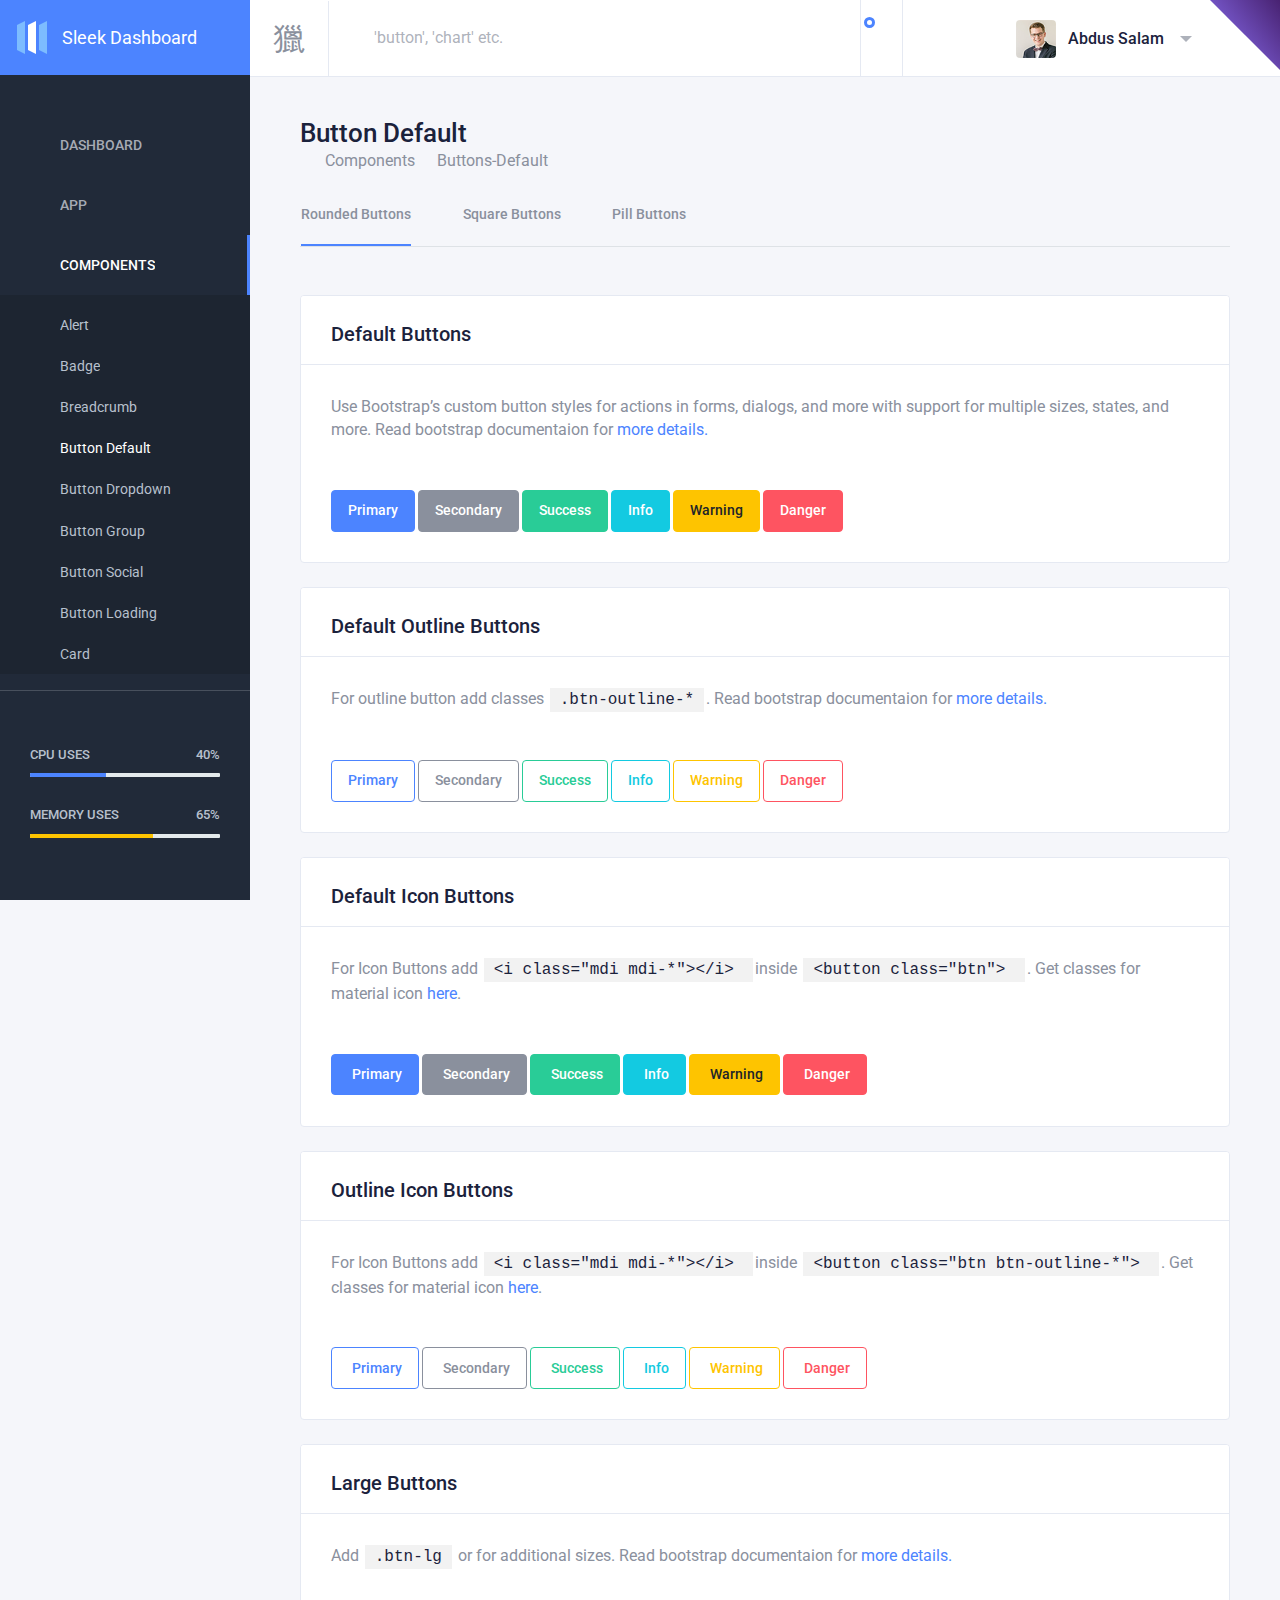
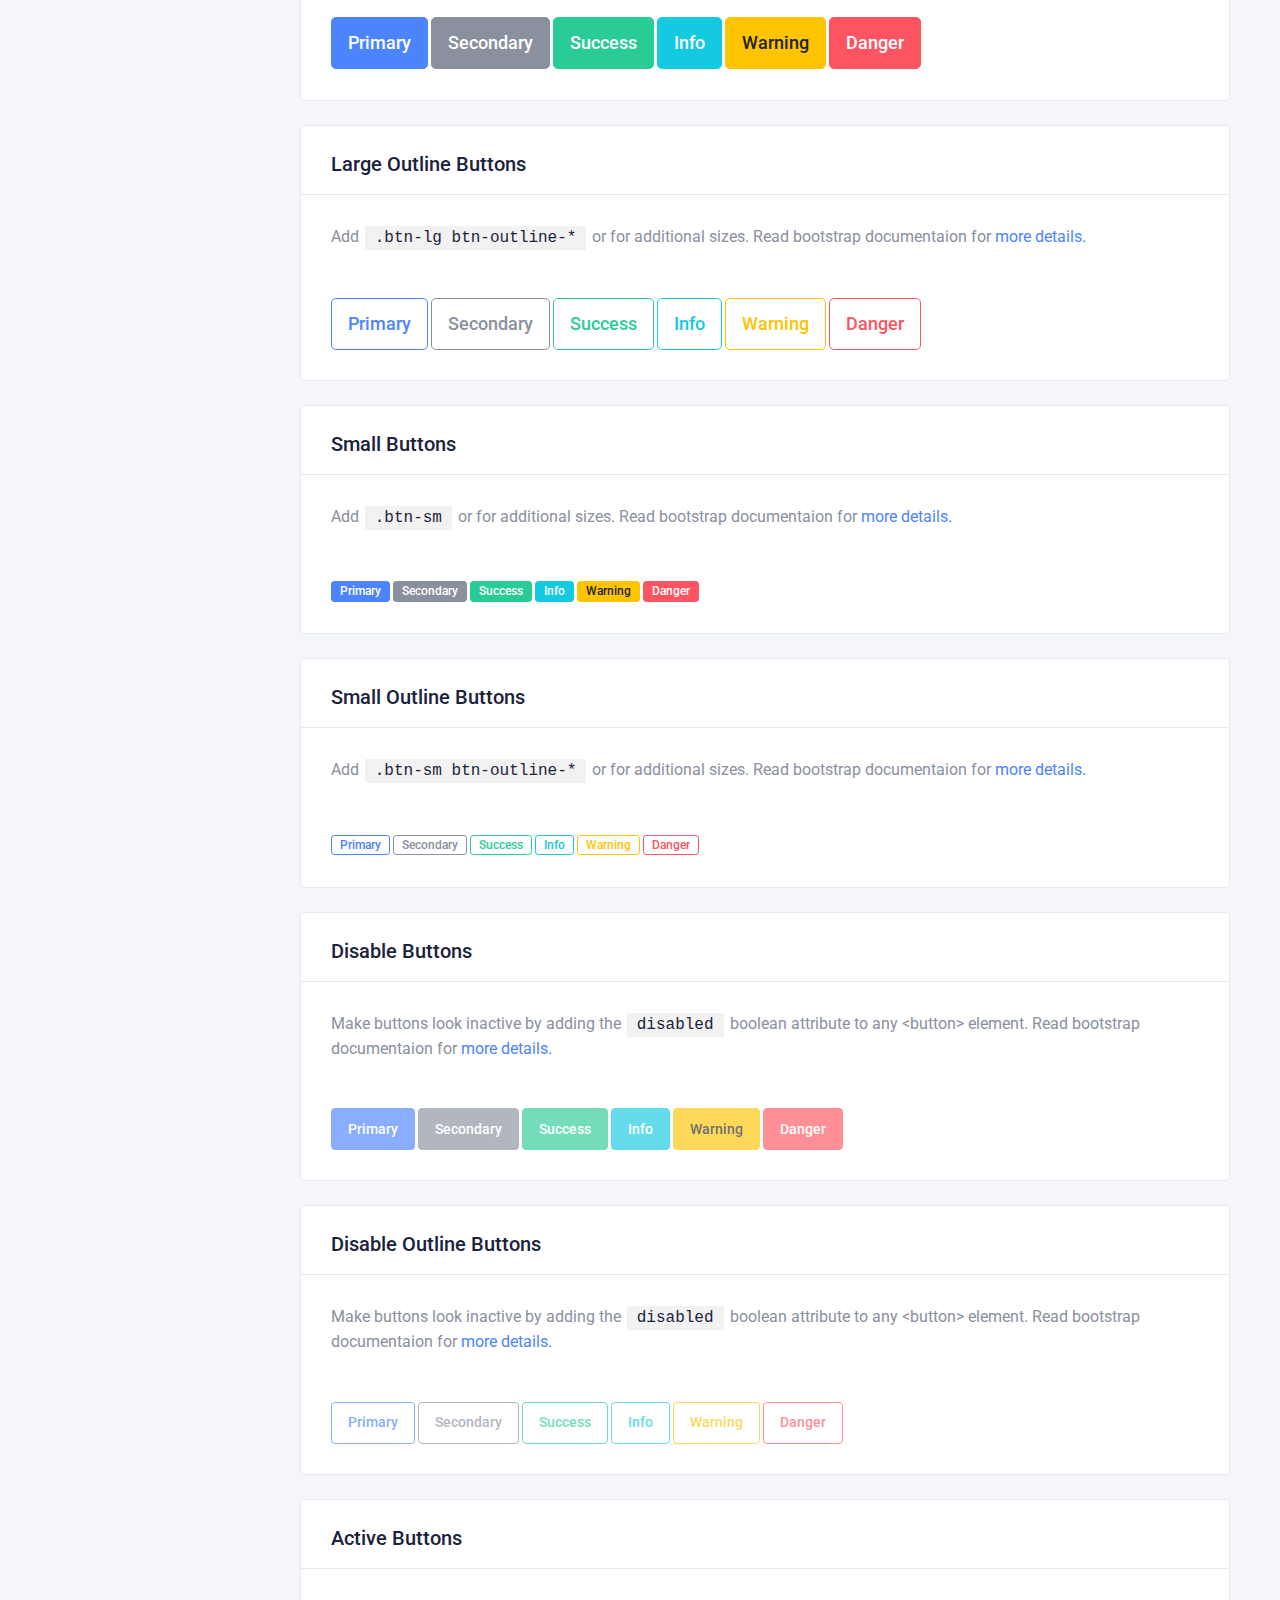
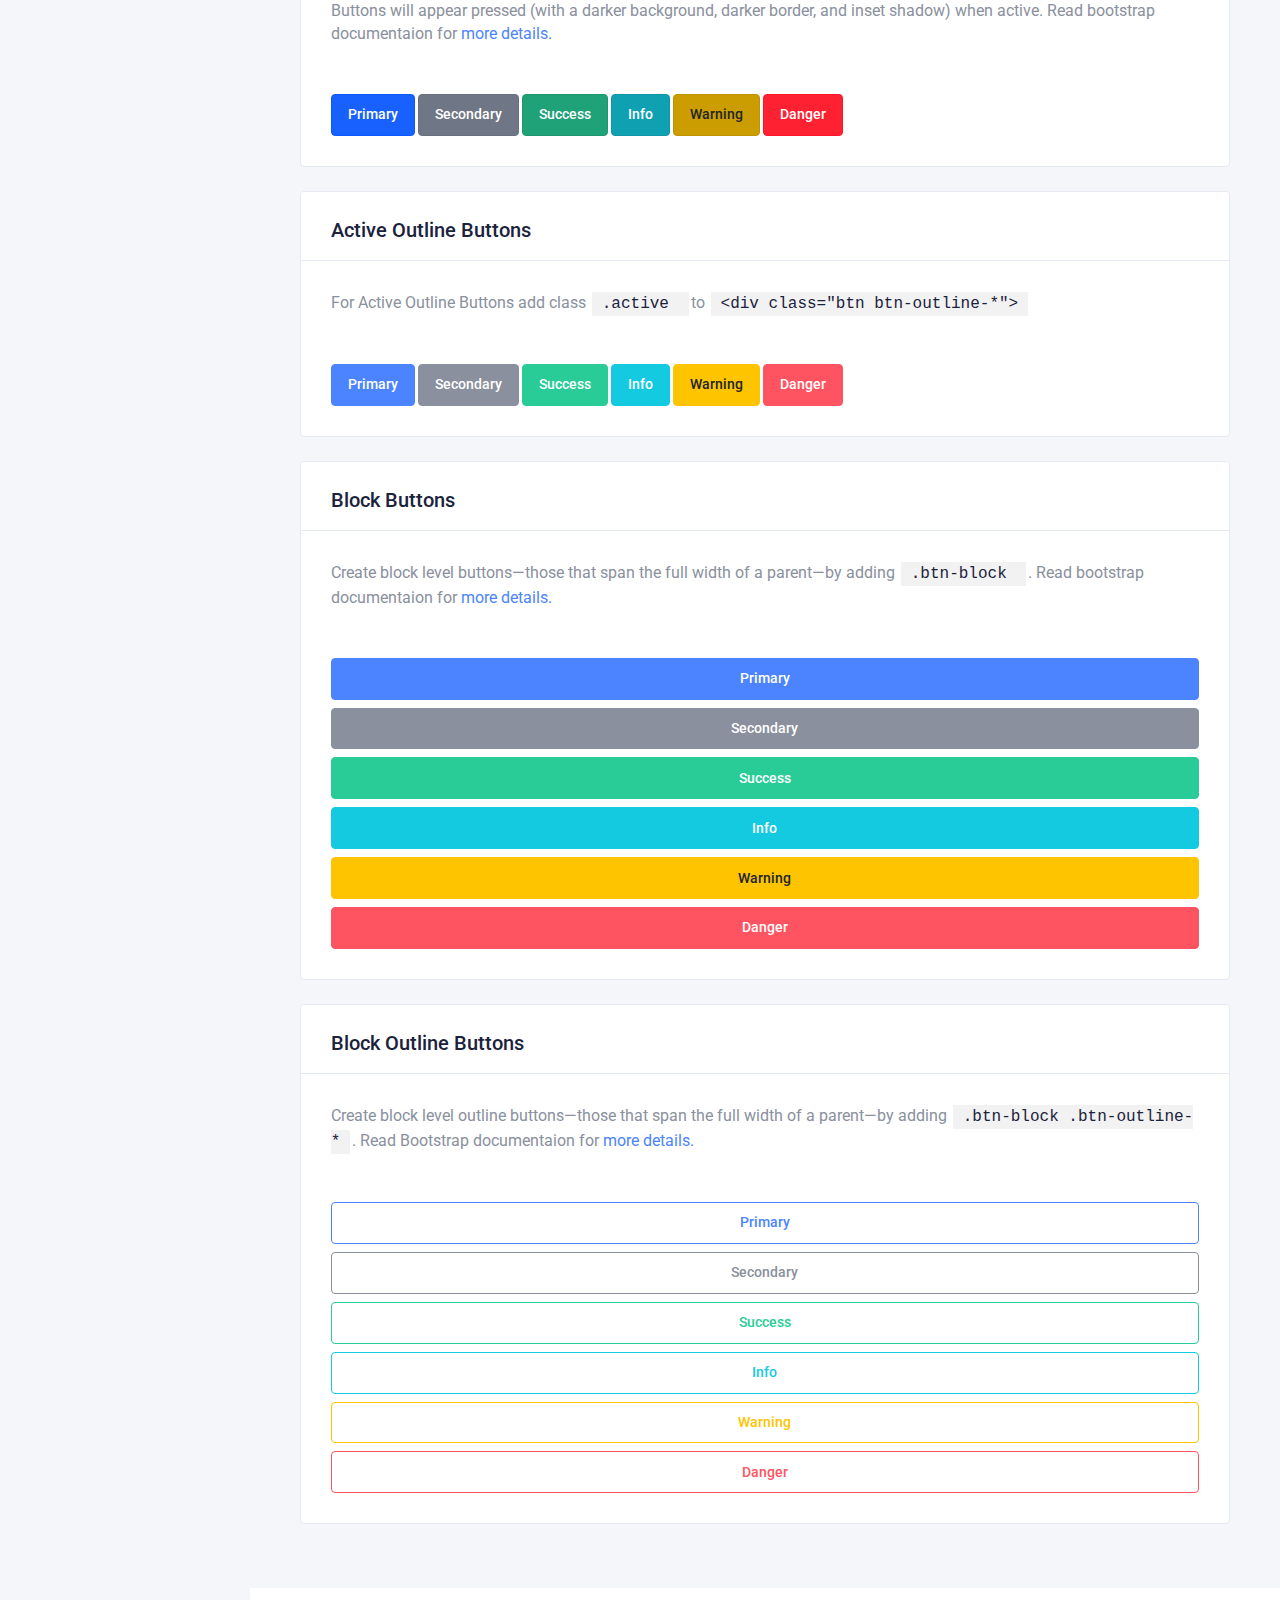
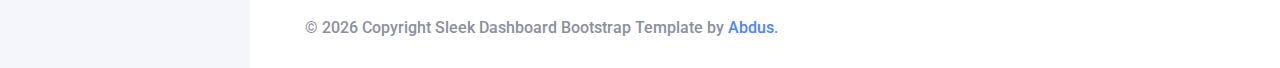
<file: button-default.html>
<!DOCTYPE html>
<html lang="en" dir="ltr">
<head>
  <meta charset="utf-8" />
  <meta http-equiv="X-UA-Compatible" content="IE=edge" />
  <meta name="viewport" content="width=device-width, initial-scale=1" />
  <meta name="description" content="Sleek Dashboard - Free Bootstrap 4 Admin Dashboard Template and UI Kit. It is very powerful bootstrap admin dashboard, which allows you to build products like admin panels, content management systems and CRMs etc.">


  <title>Buttons - Sleek Admin Dashboard Template</title>

  <!-- GOOGLE FONTS -->
  <link href="https://fonts.googleapis.com/css?family=Montserrat:400,500|Poppins:400,500,600,700|Roboto:400,500" rel="stylesheet" />
  <link href="https://cdn.materialdesignicons.com/4.4.95/css/materialdesignicons.min.css" rel="stylesheet" />


  <!-- PLUGINS CSS STYLE -->
  <link href="assets/plugins/nprogress/nprogress.css" rel="stylesheet" />

  

  <!-- SLEEK CSS -->
  <link id="sleek-css" rel="stylesheet" href="assets/css/sleek.css" />

  <!-- FAVICON -->
  <link href="assets/img/favicon.png" rel="shortcut icon" />

  

  <!--
    HTML5 shim and Respond.js for IE8 support of HTML5 elements and media queries
  -->
  <!-- WARNING: Respond.js doesn't work if you view the page via file:// -->
  <!--[if lt IE 9]>
    <script src="https://oss.maxcdn.com/html5shiv/3.7.2/html5shiv.min.js"></script>
    <script src="https://oss.maxcdn.com/respond/1.4.2/respond.min.js"></script>
  <![endif]-->
  <script src="assets/plugins/nprogress/nprogress.js"></script>
</head>


<body class="header-fixed sidebar-fixed sidebar-dark header-light" id="body">
  
  <script>
    NProgress.configure({ showSpinner: false });
    NProgress.start();
  </script>

  

  <div class="wrapper">
    <!-- Github Link -->
    <a href="https://github.com/tafcoder/sleek-dashboard"  target="_blank" class="github-link">
      <svg width="70" height="70" viewBox="0 0 250 250" aria-hidden="true">
        <defs>
          <linearGradient id="grad1" x1="0%" y1="75%" x2="100%" y2="0%">
            <stop offset="0%" style="stop-color:#896def;stop-opacity:1" />
            <stop offset="100%" style="stop-color:#482271;stop-opacity:1" />
          </linearGradient>
        </defs>
        <path d="M 0,0 L115,115 L115,115 L142,142 L250,250 L250,0 Z" fill="url(#grad1)"></path>
      </svg>
      <i class="mdi mdi-github-circle"></i>
    </a>

            <!--
          ====================================
          ——— LEFT SIDEBAR WITH FOOTER
          =====================================
        -->
        <aside class="left-sidebar bg-sidebar">
          <div id="sidebar" class="sidebar sidebar-with-footer">
            <!-- Aplication Brand -->
            <div class="app-brand">
              <a href="/index.html" title="Sleek Dashboard">
                <svg
                  class="brand-icon"
                  xmlns="http://www.w3.org/2000/svg"
                  preserveAspectRatio="xMidYMid"
                  width="30"
                  height="33"
                  viewBox="0 0 30 33"
                >
                  <g fill="none" fill-rule="evenodd">
                    <path
                      class="logo-fill-blue"
                      fill="#7DBCFF"
                      d="M0 4v25l8 4V0zM22 4v25l8 4V0z"
                    />
                    <path class="logo-fill-white" fill="#FFF" d="M11 4v25l8 4V0z" />
                  </g>
                </svg>
                <span class="brand-name text-truncate">Sleek Dashboard</span>
              </a>
            </div>
            <!-- begin sidebar scrollbar -->
            <div class="sidebar-scrollbar">

              <!-- sidebar menu -->
              <ul class="nav sidebar-inner" id="sidebar-menu">
                

                
                  <li  class="has-sub" >
                    <a class="sidenav-item-link" href="javascript:void(0)" data-toggle="collapse" data-target="#dashboard"
                      aria-expanded="false" aria-controls="dashboard">
                      <i class="mdi mdi-view-dashboard-outline"></i>
                      <span class="nav-text">Dashboard</span> <b class="caret"></b>
                    </a>
                    <ul  class="collapse"  id="dashboard"
                      data-parent="#sidebar-menu">
                      <div class="sub-menu">
                        
                        
                          
                            <li >
                              <a class="sidenav-item-link" href="index.html">
                                <span class="nav-text">Ecommerce</span>
                                
                              </a>
                            </li>
                          
                        

                        
                        
                          
                            <li >
                              <a class="sidenav-item-link" href="analytics.html">
                                <span class="nav-text">Analytics</span>
                                
                                <span class="badge badge-success">new</span>
                                
                              </a>
                            </li>
                          
                        

                        
                      </div>
                    </ul>
                  </li>
                

                

                
                  <li  class="has-sub" >
                    <a class="sidenav-item-link" href="javascript:void(0)" data-toggle="collapse" data-target="#app"
                      aria-expanded="false" aria-controls="app">
                      <i class="mdi mdi-pencil-box-multiple"></i>
                      <span class="nav-text">App</span> <b class="caret"></b>
                    </a>
                    <ul  class="collapse"  id="app"
                      data-parent="#sidebar-menu">
                      <div class="sub-menu">
                        
                        
                          
                            <li >
                              <a class="sidenav-item-link" href="chat.html">
                                <span class="nav-text">Chat</span>
                                
                              </a>
                            </li>
                          
                        

                        
                        
                          
                            <li >
                              <a class="sidenav-item-link" href="contacts.html">
                                <span class="nav-text">Contacts</span>
                                
                              </a>
                            </li>
                          
                        

                        
                        
                          
                            <li >
                              <a class="sidenav-item-link" href="team.html">
                                <span class="nav-text">Team</span>
                                
                              </a>
                            </li>
                          
                        

                        
                        
                          
                            <li >
                              <a class="sidenav-item-link" href="calendar.html">
                                <span class="nav-text">Calendar</span>
                                
                              </a>
                            </li>
                          
                        

                        
                      </div>
                    </ul>
                  </li>
                

                

                
                  <li  class="has-sub active expand" >
                    <a class="sidenav-item-link" href="javascript:void(0)" data-toggle="collapse" data-target="#components"
                      aria-expanded="false" aria-controls="components">
                      <i class="mdi mdi-folder-multiple-outline"></i>
                      <span class="nav-text">Components</span> <b class="caret"></b>
                    </a>
                    <ul  class="collapse show"  id="components"
                      data-parent="#sidebar-menu">
                      <div class="sub-menu">
                        
                        
                          
                            <li >
                              <a class="sidenav-item-link" href="alert.html">
                                <span class="nav-text">Alert</span>
                                
                              </a>
                            </li>
                          
                        

                        
                        
                          
                            <li >
                              <a class="sidenav-item-link" href="badge.html">
                                <span class="nav-text">Badge</span>
                                
                              </a>
                            </li>
                          
                        

                        
                        
                          
                            <li >
                              <a class="sidenav-item-link" href="breadcrumb.html">
                                <span class="nav-text">Breadcrumb</span>
                                
                              </a>
                            </li>
                          
                        

                        
                        
                          
                            <li  class="active" >
                              <a class="sidenav-item-link" href="button-default.html">
                                <span class="nav-text">Button Default</span>
                                
                              </a>
                            </li>
                          
                        

                        
                        
                          
                            <li >
                              <a class="sidenav-item-link" href="button-dropdown.html">
                                <span class="nav-text">Button Dropdown</span>
                                
                              </a>
                            </li>
                          
                        

                        
                        
                          
                            <li >
                              <a class="sidenav-item-link" href="button-group.html">
                                <span class="nav-text">Button Group</span>
                                
                              </a>
                            </li>
                          
                        

                        
                        
                          
                            <li >
                              <a class="sidenav-item-link" href="button-social.html">
                                <span class="nav-text">Button Social</span>
                                
                              </a>
                            </li>
                          
                        

                        
                        
                          
                            <li >
                              <a class="sidenav-item-link" href="button-loading.html">
                                <span class="nav-text">Button Loading</span>
                                
                              </a>
                            </li>
                          
                        

                        
                        
                          
                            <li >
                              <a class="sidenav-item-link" href="card.html">
                                <span class="nav-text">Card</span>
                                
                              </a>
                            </li>
                          
                        

                        
                        
                          
                            <li >
                              <a class="sidenav-item-link" href="carousel.html">
                                <span class="nav-text">Carousel</span>
                                
                              </a>
                            </li>
                          
                        

                        
                        
                          
                            <li >
                              <a class="sidenav-item-link" href="collapse.html">
                                <span class="nav-text">Collapse</span>
                                
                              </a>
                            </li>
                          
                        

                        
                        
                          
                            <li >
                              <a class="sidenav-item-link" href="list-group.html">
                                <span class="nav-text">List Group</span>
                                
                              </a>
                            </li>
                          
                        

                        
                        
                          
                            <li >
                              <a class="sidenav-item-link" href="modal.html">
                                <span class="nav-text">Modal</span>
                                
                              </a>
                            </li>
                          
                        

                        
                        
                          
                            <li >
                              <a class="sidenav-item-link" href="pagination.html">
                                <span class="nav-text">Pagination</span>
                                
                              </a>
                            </li>
                          
                        

                        
                        
                          
                            <li >
                              <a class="sidenav-item-link" href="popover-tooltip.html">
                                <span class="nav-text">Popover & Tooltip</span>
                                
                              </a>
                            </li>
                          
                        

                        
                        
                          
                            <li >
                              <a class="sidenav-item-link" href="progress-bar.html">
                                <span class="nav-text">Progress Bar</span>
                                
                              </a>
                            </li>
                          
                        

                        
                        
                          
                            <li >
                              <a class="sidenav-item-link" href="spinner.html">
                                <span class="nav-text">Spinner</span>
                                
                              </a>
                            </li>
                          
                        

                        
                        
                          
                            <li >
                              <a class="sidenav-item-link" href="switcher.html">
                                <span class="nav-text">Switcher</span>
                                
                              </a>
                            </li>
                          
                        

                        
                        
                          
                            <li >
                              <a class="sidenav-item-link" href="tab.html">
                                <span class="nav-text">Tab</span>
                                
                              </a>
                            </li>
                          
                        

                        
                      </div>
                    </ul>
                  </li>
                

                

                
                  <li  class="has-sub" >
                    <a class="sidenav-item-link" href="javascript:void(0)" data-toggle="collapse" data-target="#icons"
                      aria-expanded="false" aria-controls="icons">
                      <i class="mdi mdi-diamond-stone"></i>
                      <span class="nav-text">Icons</span> <b class="caret"></b>
                    </a>
                    <ul  class="collapse"  id="icons"
                      data-parent="#sidebar-menu">
                      <div class="sub-menu">
                        
                        
                          
                            <li >
                              <a class="sidenav-item-link" href="material-icon.html">
                                <span class="nav-text">Material Icon</span>
                                
                              </a>
                            </li>
                          
                        

                        
                        
                          
                            <li >
                              <a class="sidenav-item-link" href="flag-icon.html">
                                <span class="nav-text">Flag Icon</span>
                                
                              </a>
                            </li>
                          
                        

                        
                      </div>
                    </ul>
                  </li>
                

                

                
                  <li  class="has-sub" >
                    <a class="sidenav-item-link" href="javascript:void(0)" data-toggle="collapse" data-target="#forms"
                      aria-expanded="false" aria-controls="forms">
                      <i class="mdi mdi-email-mark-as-unread"></i>
                      <span class="nav-text">Forms</span> <b class="caret"></b>
                    </a>
                    <ul  class="collapse"  id="forms"
                      data-parent="#sidebar-menu">
                      <div class="sub-menu">
                        
                        
                          
                            <li >
                              <a class="sidenav-item-link" href="basic-input.html">
                                <span class="nav-text">Basic Input</span>
                                
                              </a>
                            </li>
                          
                        

                        
                        
                          
                            <li >
                              <a class="sidenav-item-link" href="input-group.html">
                                <span class="nav-text">Input Group</span>
                                
                              </a>
                            </li>
                          
                        

                        
                        
                          
                            <li >
                              <a class="sidenav-item-link" href="checkbox-radio.html">
                                <span class="nav-text">Checkbox & Radio</span>
                                
                              </a>
                            </li>
                          
                        

                        
                        
                          
                            <li >
                              <a class="sidenav-item-link" href="form-validation.html">
                                <span class="nav-text">Form Validation</span>
                                
                              </a>
                            </li>
                          
                        

                        
                        
                          
                            <li >
                              <a class="sidenav-item-link" href="form-advance.html">
                                <span class="nav-text">Form Advance</span>
                                
                              </a>
                            </li>
                          
                        

                        
                      </div>
                    </ul>
                  </li>
                

                

                
                  <li  class="has-sub" >
                    <a class="sidenav-item-link" href="javascript:void(0)" data-toggle="collapse" data-target="#tables"
                      aria-expanded="false" aria-controls="tables">
                      <i class="mdi mdi-table"></i>
                      <span class="nav-text">Tables</span> <b class="caret"></b>
                    </a>
                    <ul  class="collapse"  id="tables"
                      data-parent="#sidebar-menu">
                      <div class="sub-menu">
                        
                        
                          
                            <li >
                              <a class="sidenav-item-link" href="basic-tables.html">
                                <span class="nav-text">Basic Tables</span>
                                
                              </a>
                            </li>
                          
                        

                        
                        
                        <li  class="has-sub" >
                          <a class="sidenav-item-link" href="javascript:void(0)" data-toggle="collapse" data-target="#data-tables"
                            aria-expanded="false" aria-controls="data-tables">
                            <span class="nav-text">Data Tables</span> <b class="caret"></b>
                          </a>
                          <ul  class="collapse"  id="data-tables">
                            <div class="sub-menu">
                              
                              <li >
                                <a href="basic-data-table.html">Basic Data Table</a>
                              </li>
                              
                              <li >
                                <a href="responsive-data-table.html">Responsive Data Table</a>
                              </li>
                              
                              <li >
                                <a href="hoverable-data-table.html">Hoverable Data Table</a>
                              </li>
                              
                              <li >
                                <a href="expendable-data-table.html">Expendable Data Table</a>
                              </li>
                              
                            </div>
                          </ul>
                        </li>
                        

                        
                      </div>
                    </ul>
                  </li>
                

                

                
                  <li  class="has-sub" >
                    <a class="sidenav-item-link" href="javascript:void(0)" data-toggle="collapse" data-target="#maps"
                      aria-expanded="false" aria-controls="maps">
                      <i class="mdi mdi-google-maps"></i>
                      <span class="nav-text">Maps</span> <b class="caret"></b>
                    </a>
                    <ul  class="collapse"  id="maps"
                      data-parent="#sidebar-menu">
                      <div class="sub-menu">
                        
                        
                          
                            <li >
                              <a class="sidenav-item-link" href="google-map.html">
                                <span class="nav-text">Google Map</span>
                                
                              </a>
                            </li>
                          
                        

                        
                        
                          
                            <li >
                              <a class="sidenav-item-link" href="vector-map.html">
                                <span class="nav-text">Vector Map</span>
                                
                              </a>
                            </li>
                          
                        

                        
                      </div>
                    </ul>
                  </li>
                

                

                
                  <li  class="has-sub" >
                    <a class="sidenav-item-link" href="javascript:void(0)" data-toggle="collapse" data-target="#widgets"
                      aria-expanded="false" aria-controls="widgets">
                      <i class="mdi mdi-widgets"></i>
                      <span class="nav-text">Widgets</span> <b class="caret"></b>
                    </a>
                    <ul  class="collapse"  id="widgets"
                      data-parent="#sidebar-menu">
                      <div class="sub-menu">
                        
                        
                          
                            <li >
                              <a class="sidenav-item-link" href="general-widget.html">
                                <span class="nav-text">General Widget</span>
                                
                              </a>
                            </li>
                          
                        

                        
                        
                          
                            <li >
                              <a class="sidenav-item-link" href="chart-widget.html">
                                <span class="nav-text">Chart Widget</span>
                                
                              </a>
                            </li>
                          
                        

                        
                      </div>
                    </ul>
                  </li>
                

                

                
                  <li  class="has-sub" >
                    <a class="sidenav-item-link" href="javascript:void(0)" data-toggle="collapse" data-target="#charts"
                      aria-expanded="false" aria-controls="charts">
                      <i class="mdi mdi-chart-pie"></i>
                      <span class="nav-text">Charts</span> <b class="caret"></b>
                    </a>
                    <ul  class="collapse"  id="charts"
                      data-parent="#sidebar-menu">
                      <div class="sub-menu">
                        
                        
                          
                            <li >
                              <a class="sidenav-item-link" href="chartjs.html">
                                <span class="nav-text">ChartJS</span>
                                
                              </a>
                            </li>
                          
                        

                        
                      </div>
                    </ul>
                  </li>
                

                

                
                  <li  class="has-sub" >
                    <a class="sidenav-item-link" href="javascript:void(0)" data-toggle="collapse" data-target="#pages"
                      aria-expanded="false" aria-controls="pages">
                      <i class="mdi mdi-image-filter-none"></i>
                      <span class="nav-text">Pages</span> <b class="caret"></b>
                    </a>
                    <ul  class="collapse"  id="pages"
                      data-parent="#sidebar-menu">
                      <div class="sub-menu">
                        
                        
                          
                            <li >
                              <a class="sidenav-item-link" href="user-profile.html">
                                <span class="nav-text">User Profile</span>
                                
                              </a>
                            </li>
                          
                        

                        
                        
                        <li  class="has-sub" >
                          <a class="sidenav-item-link" href="javascript:void(0)" data-toggle="collapse" data-target="#authentication"
                            aria-expanded="false" aria-controls="authentication">
                            <span class="nav-text">Authentication</span> <b class="caret"></b>
                          </a>
                          <ul  class="collapse"  id="authentication">
                            <div class="sub-menu">
                              
                              <li >
                                <a href="sign-in.html">Sign In</a>
                              </li>
                              
                              <li >
                                <a href="sign-up.html">Sign Up</a>
                              </li>
                              
                            </div>
                          </ul>
                        </li>
                        

                        
                        
                        <li  class="has-sub" >
                          <a class="sidenav-item-link" href="javascript:void(0)" data-toggle="collapse" data-target="#others"
                            aria-expanded="false" aria-controls="others">
                            <span class="nav-text">Others</span> <b class="caret"></b>
                          </a>
                          <ul  class="collapse"  id="others">
                            <div class="sub-menu">
                              
                              <li >
                                <a href="invoice.html">Invoice</a>
                              </li>
                              
                              <li >
                                <a href="404.html">404 Page</a>
                              </li>
                              
                            </div>
                          </ul>
                        </li>
                        

                        
                      </div>
                    </ul>
                  </li>
                

                

                
                  <li  class="has-sub" >
                    <a class="sidenav-item-link" href="javascript:void(0)" data-toggle="collapse" data-target="#documentation"
                      aria-expanded="false" aria-controls="documentation">
                      <i class="mdi mdi-book-open-page-variant"></i>
                      <span class="nav-text">Documentation</span> <b class="caret"></b>
                    </a>
                    <ul  class="collapse"  id="documentation"
                      data-parent="#sidebar-menu">
                      <div class="sub-menu">
                        
                        
                          
                            <li class="section-title">
                              Getting Started
                            </li>
                          
                        

                        
                        
                          
                            <li >
                              <a class="sidenav-item-link" href="introduction.html">
                                <span class="nav-text">Introduction</span>
                                
                              </a>
                            </li>
                          
                        

                        
                        
                          
                            <li >
                              <a class="sidenav-item-link" href="quick-start.html">
                                <span class="nav-text">Quick Start</span>
                                
                              </a>
                            </li>
                          
                        

                        
                        
                          
                            <li >
                              <a class="sidenav-item-link" href="customization.html">
                                <span class="nav-text">Customization</span>
                                
                              </a>
                            </li>
                          
                        

                        
                        
                          
                            <li class="section-title">
                              Layouts
                            </li>
                          
                        

                        
                        
                        <li  class="has-sub" >
                          <a class="sidenav-item-link" href="javascript:void(0)" data-toggle="collapse" data-target="#headers"
                            aria-expanded="false" aria-controls="headers">
                            <span class="nav-text">Header Variations</span> <b class="caret"></b>
                          </a>
                          <ul  class="collapse"  id="headers">
                            <div class="sub-menu">
                              
                              <li >
                                <a href="header-fixed.html">Header Fixed</a>
                              </li>
                              
                              <li >
                                <a href="header-static.html">Header Static</a>
                              </li>
                              
                              <li >
                                <a href="header-light.html">Header Light</a>
                              </li>
                              
                              <li >
                                <a href="header-dark.html">Header Dark</a>
                              </li>
                              
                            </div>
                          </ul>
                        </li>
                        

                        
                        
                        <li  class="has-sub" >
                          <a class="sidenav-item-link" href="javascript:void(0)" data-toggle="collapse" data-target="#sidebar-navs"
                            aria-expanded="false" aria-controls="sidebar-navs">
                            <span class="nav-text">Sidebar Variations</span> <b class="caret"></b>
                          </a>
                          <ul  class="collapse"  id="sidebar-navs">
                            <div class="sub-menu">
                              
                              <li >
                                <a href="sidebar-fixed-default.html">Sidebar Fixed Default</a>
                              </li>
                              
                              <li >
                                <a href="sidebar-fixed-minified.html">Sidebar Fixed Minified</a>
                              </li>
                              
                              <li >
                                <a href="sidebar-fixed-offcanvas.html">Sidebar Fixed Offcanvas</a>
                              </li>
                              
                              <li >
                                <a href="sidebar-static-default.html">Sidebar Static Default</a>
                              </li>
                              
                              <li >
                                <a href="sidebar-static-minified.html">Sidebar Static Minified</a>
                              </li>
                              
                              <li >
                                <a href="sidebar-static-offcanvas.html">Sidebar Static Offcanvas</a>
                              </li>
                              
                              <li >
                                <a href="sidebar-with-footer.html">Sidebar With Footer</a>
                              </li>
                              
                              <li >
                                <a href="sidebar-without-footer.html">Sidebar Without Footer</a>
                              </li>
                              
                              <li >
                                <a href="right-sidebar.html">Right Sidebar</a>
                              </li>
                              
                            </div>
                          </ul>
                        </li>
                        

                        
                        
                          
                            <li >
                              <a class="sidenav-item-link" href="rtl.html">
                                <span class="nav-text">RTL Direction</span>
                                
                              </a>
                            </li>
                          
                        

                        
                      </div>
                    </ul>
                  </li>
                

                
              </ul>

            </div>

            <div class="sidebar-footer">
              <hr class="separator mb-0" />
              <div class="sidebar-footer-content">
                <h6 class="text-uppercase">
                  Cpu Uses <span class="float-right">40%</span>
                </h6>
                <div class="progress progress-xs">
                  <div
                    class="progress-bar active"
                    style="width: 40%;"
                    role="progressbar"
                  ></div>
                </div>
                <h6 class="text-uppercase">
                  Memory Uses <span class="float-right">65%</span>
                </h6>
                <div class="progress progress-xs">
                  <div
                    class="progress-bar progress-bar-warning"
                    style="width: 65%;"
                    role="progressbar"
                  ></div>
                </div>
              </div>
            </div>
          </div>
        </aside>


    <div class="page-wrapper">
                <!-- Header -->
          <header class="main-header " id="header">
            <nav class="navbar navbar-static-top navbar-expand-lg">
              <!-- Sidebar toggle button -->
              <button id="sidebar-toggler" class="sidebar-toggle">
                <span class="sr-only">Toggle navigation</span>
              </button>
              <!-- search form -->
              <div class="search-form d-none d-lg-inline-block">
                <div class="input-group">
                  <button type="button" name="search" id="search-btn" class="btn btn-flat">
                    <i class="mdi mdi-magnify"></i>
                  </button>
                  <input type="text" name="query" id="search-input" class="form-control" placeholder="'button', 'chart' etc."
                    autofocus autocomplete="off" />
                </div>
                <div id="search-results-container">
                  <ul id="search-results"></ul>
                </div>
              </div>

              <div class="navbar-right ">
                <ul class="nav navbar-nav">
                  <li class="dropdown notifications-menu">
                    <button class="dropdown-toggle" data-toggle="dropdown">
                      <i class="mdi mdi-bell-outline"></i>
                    </button>
                    <ul class="dropdown-menu dropdown-menu-right">
                      <li class="dropdown-header">You have 5 notifications</li>
                      <li>
                        <a href="#">
                          <i class="mdi mdi-account-plus"></i> New user registered
                          <span class=" font-size-12 d-inline-block float-right"><i class="mdi mdi-clock-outline"></i> 10 AM</span>
                        </a>
                      </li>
                      <li>
                        <a href="#">
                          <i class="mdi mdi-account-remove"></i> User deleted
                          <span class=" font-size-12 d-inline-block float-right"><i class="mdi mdi-clock-outline"></i> 07 AM</span>
                        </a>
                      </li>
                      <li>
                        <a href="#">
                          <i class="mdi mdi-chart-areaspline"></i> Sales report is ready
                          <span class=" font-size-12 d-inline-block float-right"><i class="mdi mdi-clock-outline"></i> 12 PM</span>
                        </a>
                      </li>
                      <li>
                        <a href="#">
                          <i class="mdi mdi-account-supervisor"></i> New client
                          <span class=" font-size-12 d-inline-block float-right"><i class="mdi mdi-clock-outline"></i> 10 AM</span>
                        </a>
                      </li>
                      <li>
                        <a href="#">
                          <i class="mdi mdi-server-network-off"></i> Server overloaded
                          <span class=" font-size-12 d-inline-block float-right"><i class="mdi mdi-clock-outline"></i> 05 AM</span>
                        </a>
                      </li>
                      <li class="dropdown-footer">
                        <a class="text-center" href="#"> View All </a>
                      </li>
                    </ul>
                  </li>
                  <li class="right-sidebar-in right-sidebar-2-menu">
                    <i class="mdi mdi-settings mdi-spin"></i>
                  </li>
                  <!-- User Account -->
                  <li class="dropdown user-menu">
                    <button href="#" class="dropdown-toggle nav-link" data-toggle="dropdown">
                      <img src="assets/img/user/user.png" class="user-image" alt="User Image" />
                      <span class="d-none d-lg-inline-block">Abdus Salam</span>
                    </button>
                    <ul class="dropdown-menu dropdown-menu-right">
                      <!-- User image -->
                      <li class="dropdown-header">
                        <img src="assets/img/user/user.png" class="img-circle" alt="User Image" />
                        <div class="d-inline-block">
                          Abdus Salam <small class="pt-1">iamabdus@gmail.com</small>
                        </div>
                      </li>

                      <li>
                        <a href="user-profile.html">
                          <i class="mdi mdi-account"></i> My Profile
                        </a>
                      </li>
                      <li>
                        <a href="#">
                          <i class="mdi mdi-email"></i> Message
                        </a>
                      </li>
                      <li>
                        <a href="#"> <i class="mdi mdi-diamond-stone"></i> Projects </a>
                      </li>
                      <li class="right-sidebar-in">
                        <a href="javascript:0"> <i class="mdi mdi-settings"></i> Setting </a>
                      </li>

                      <li class="dropdown-footer">
                        <a href="index.html"> <i class="mdi mdi-logout"></i> Log Out </a>
                      </li>
                    </ul>
                  </li>
                </ul>
              </div>
            </nav>


          </header>


      <div class="content-wrapper">
        <div class="content">							<div class="breadcrumb-wrapper">
								<h1>Button Default</h1>
								
        <nav aria-label="breadcrumb">
          <ol class="breadcrumb p-0">
            <li class="breadcrumb-item">
              <a href="index.html">
                <span class="mdi mdi-home"></span>                
              </a>
            </li>
            <li class="breadcrumb-item">
              components
            </li>
            <li class="breadcrumb-item" aria-current="page">buttons-default</li>
          </ol>
        </nav>

							</div>

							<ul class="nav nav-tabs nav-style-border mb-5 pl-0" id="myTab" role="tablist">
								<li class="nav-item">
									<a class="nav-link active" id="home-tab" data-toggle="tab" href="#rounded" role="tab" aria-controls="rounded" aria-selected="true">Rounded Buttons</a>
								</li>
								<li class="nav-item">
									<a class="nav-link" id="profile-tab" data-toggle="tab" href="#square" role="tab" aria-controls="square" aria-selected="false">Square Buttons</a>
								</li>
								<li class="nav-item">
									<a class="nav-link" id="contact-tab" data-toggle="tab" href="#pill" role="tab" aria-controls="pill" aria-selected="false">Pill Buttons</a>
								</li>
							</ul>
							<div class="tab-content" id="myTabContent">
								<div class="tab-pane fade show active" id="rounded" role="tabpanel" aria-labelledby="home-tab">
									<div class="row">
										<div class="col-lg-6">
											<!-- Default Button -->
											<div class="card card-default">
												<div class="card-header card-header-border-bottom">
													<h2>Default Buttons </h2>
												</div>
												<div class="card-body">
													<p class="mb-5"> Use Bootstrap’s custom button styles for actions in forms, dialogs, and more with support for multiple sizes, states, and more. Read bootstrap documentaion for <a href="https://getbootstrap.com/docs/4.4/components/buttons/" target="_blank"> more details.</a></p>
													<button type="button" class="mb-1 btn btn-primary">Primary</button>
													<button type="button" class="mb-1 btn btn-secondary">Secondary</button>
													<button type="button" class="mb-1 btn btn-success">Success</button>
													<button type="button" class="mb-1 btn btn-info">Info</button>
													<button type="button" class="mb-1 btn btn-warning">Warning</button>
													<button type="button" class="mb-1 btn btn-danger">Danger</button>
												</div>
											</div>
										</div>
										<div class="col-lg-6">
											<!-- Default Outline Button -->
											<div class="card card-default">
												<div class="card-header card-header-border-bottom">
													<h2>Default Outline Buttons </h2>
												</div>
												<div class="card-body">
													<p class="mb-5"> For outline button add classes <code>.btn-outline-*</code>. Read bootstrap documentaion for <a href="https://getbootstrap.com/docs/4.4/components/buttons/#outline-buttons" target="_blank"> more details.</a></p>
													<button type="button" class="mb-1 btn btn-outline-primary">Primary</button>
													<button type="button" class="mb-1 btn btn-outline-secondary">Secondary</button>
													<button type="button" class="mb-1 btn btn-outline-success">Success</button>
													<button type="button" class="mb-1 btn btn-outline-info">Info</button>
													<button type="button" class="mb-1 btn btn-outline-warning">Warning</button>
													<button type="button" class="mb-1 btn btn-outline-danger">Danger</button>
												</div>
											</div>
										</div>
										<div class="col-lg-6">
											<!--Default Icon Buttons -->
											<div class="card card-default">
												<div class="card-header card-header-border-bottom">
													<h2>Default Icon Buttons </h2>
												</div>
												<div class="card-body">
													<p class="mb-5"> For Icon Buttons add <code> &lt;i class="mdi mdi-*"&gt;&lt;/i&gt; </code> inside <code> &lt;button class="btn"&gt; </code>. Get classes for material icon <a href="material-icon.html">here</a>.
													</p>
													<button type="button" class="mb-1 btn btn-primary">
														<i class=" mdi mdi-star-outline mr-1"></i>  Primary</button>
													<button type="button" class="mb-1 btn btn-secondary">
														<i class=" mdi mdi-diamond-outline mr-1"></i> Secondary</button>
													<button type="button" class="mb-1 btn btn-success">
														<i class=" mdi mdi-checkbox-marked-outline mr-1"></i> Success</button>
													<button type="button" class="mb-1 btn btn-info">
														<i class=" mdi mdi-information-outline mr-1"></i> Info</button>
													<button type="button" class="mb-1 btn btn-warning">
														<i class=" mdi mdi-alert-outline mr-1"></i> Warning</button>
													<button type="button" class="mb-1 btn btn-danger">
														<i class=" mdi mdi-close-circle-outline mr-1"></i> Danger</button>
												</div>
											</div>
										</div>
										<div class="col-lg-6">
											<!--Outline Icon Buttons -->
											<div class="card card-default">
												<div class="card-header card-header-border-bottom">
													<h2>Outline Icon Buttons </h2>
												</div>
												<div class="card-body">
													<p class="mb-5"> For Icon Buttons add <code> &lt;i class="mdi mdi-*"&gt;&lt;/i&gt; </code> inside <code> &lt;button class="btn btn-outline-*"&gt; </code>. Get classes for material icon <a href="material-icon.html">here</a>.
													</p>
													<button type="button" class="mb-1 btn btn-outline-primary">
														<i class=" mdi mdi-star-outline mr-1"></i> Primary</button>
													<button type="button" class="mb-1 btn btn-outline-secondary">
														<i class=" mdi mdi-diamond-outline mr-1"></i> Secondary</button>
													<button type="button" class="mb-1 btn btn-outline-success">
														<i class=" mdi mdi-checkbox-marked-outline mr-1"></i> Success</button>
													<button type="button" class="mb-1 btn btn-outline-info">
														<i class=" mdi mdi-information-outline mr-1"></i> Info</button>
													<button type="button" class="mb-1 btn btn-outline-warning">
														<i class=" mdi mdi-alert-outline mr-1"></i> Warning</button>
													<button type="button" class="mb-1 btn btn-outline-danger">
														<i class=" mdi mdi-close-circle-outline mr-1"></i> Danger</button>
												</div>
											</div>
										</div>
										<div class="col-lg-6">
											<!-- Large Buttons -->
											<div class="card card-default">
												<div class="card-header card-header-border-bottom">
													<h2>Large Buttons</h2>
												</div>
												<div class="card-body">
													<p class="mb-5">Add <code>.btn-lg</code> or for additional sizes. Read bootstrap documentaion for <a href="https://getbootstrap.com/docs/4.4/components/buttons/" target="_blank"> more details. </a></p>
													<button type="button" class="mb-1 btn btn-lg btn-primary">Primary</button>
													<button type="button" class="mb-1 btn btn-lg btn-secondary">Secondary</button>
													<button type="button" class="mb-1 btn btn-lg btn-success">Success</button>
													<button type="button" class="mb-1 btn btn-lg btn-info">Info</button>
													<button type="button" class="mb-1 btn btn-lg btn-warning">Warning</button>
													<button type="button" class="mb-1 btn btn-lg btn-danger">Danger</button>
												</div>
											</div>
										</div>
										<div class="col-lg-6">
											<!-- Large Outline Buttons -->
											<div class="card card-default">
												<div class="card-header card-header-border-bottom">
													<h2>Large Outline Buttons</h2>
												</div>
												<div class="card-body">
													<p class="mb-5">Add <code>.btn-lg btn-outline-*</code> or for additional sizes. Read bootstrap documentaion for <a href="https://getbootstrap.com/docs/4.4/components/buttons/" target="_blank"> more details. </a></p>
													<button type="button" class="mb-1 btn btn-lg btn-outline-primary">Primary</button>
													<button type="button" class="mb-1 btn btn-lg btn-outline-secondary">Secondary</button>
													<button type="button" class="mb-1 btn btn-lg btn-outline-success">Success</button>
													<button type="button" class="mb-1 btn btn-lg btn-outline-info">Info</button>
													<button type="button" class="mb-1 btn btn-lg btn-outline-warning">Warning</button>
													<button type="button" class="mb-1 btn btn-lg btn-outline-danger">Danger</button>
												</div>
											</div>

										</div>
										<div class="col-lg-6">
											<!-- Small Buttons -->
											<div class="card card-default">
												<div class="card-header card-header-border-bottom">
													<h2>Small Buttons</h2>
												</div>
												<div class="card-body">
													<p class="mb-5">Add <code>.btn-sm</code> or for additional sizes. Read bootstrap documentaion for <a href="https://getbootstrap.com/docs/4.4/components/buttons/" target="_blank"> more details. </a></p>
													<button type="button" class="mb-1 btn btn-sm btn-primary">Primary</button>
													<button type="button" class="mb-1 btn btn-sm btn-secondary">Secondary</button>
													<button type="button" class="mb-1 btn btn-sm btn-success">Success</button>
													<button type="button" class="mb-1 btn btn-sm btn-info">Info</button>
													<button type="button" class="mb-1 btn btn-sm btn-warning">Warning</button>
													<button type="button" class="mb-1 btn btn-sm btn-danger">Danger</button>
												</div>
											</div>

										</div>
										<div class="col-lg-6">
											<!-- Small Outline Buttons -->
											<div class="card card-default">
												<div class="card-header card-header-border-bottom">
													<h2>Small Outline Buttons</h2>
												</div>
												<div class="card-body">
													<p class="mb-5">Add <code>.btn-sm btn-outline-*</code> or for additional sizes. Read bootstrap documentaion for <a href="https://getbootstrap.com/docs/4.4/components/buttons/" target="_blank"> more details. </a></p>
													<button type="button" class="mb-1 btn btn-sm btn-outline-primary">Primary</button>
													<button type="button" class="mb-1 btn btn-sm btn-outline-secondary">Secondary</button>
													<button type="button" class="mb-1 btn btn-sm btn-outline-success">Success</button>
													<button type="button" class="mb-1 btn btn-sm btn-outline-info">Info</button>
													<button type="button" class="mb-1 btn btn-sm btn-outline-warning">Warning</button>
													<button type="button" class="mb-1 btn btn-sm btn-outline-danger">Danger</button>
												</div>
											</div>
										</div>
										<div class="col-lg-6">
											<!-- Disable buttons -->
											<div class="card card-default">
												<div class="card-header card-header-border-bottom">
													<h2>Disable Buttons</h2>
												</div>
												<div class="card-body">
													<p class="mb-5">Make buttons look inactive by adding the <code>disabled</code> boolean attribute to any &lt;button&gt; element. Read bootstrap documentaion for <a href="https://getbootstrap.com/docs/4.4/components/buttons/" target="_blank"> more details. </a></p>
													<button type="button" class="mb-1 btn  disabled btn-primary">Primary</button>
													<button type="button" class="mb-1 btn disabled  btn-secondary">Secondary</button>
													<button type="button" class="mb-1 btn  disabled btn-success">Success</button>
													<button type="button" class="mb-1 btn  disabled btn-info">Info</button>
													<button type="button" class="mb-1 btn  disabled btn-warning">Warning</button>
													<button type="button" class="mb-1 btn  disabled btn-danger">Danger</button>
												</div>
											</div>

										</div>
										<div class="col-lg-6">
											<!-- Disable Outline buttons -->
											<div class="card card-default">
												<div class="card-header card-header-border-bottom">
													<h2>Disable Outline Buttons</h2>
												</div>
												<div class="card-body">
													<p class="mb-5">Make buttons look inactive by adding the <code>disabled</code> boolean attribute to any &lt;button&gt;
														element. Read bootstrap documentaion for <a href="https://getbootstrap.com/docs/4.4/components/buttons/" target="_blank"> more details.</a></p>
													<button type="button" class="mb-1 btn disabled  btn-outline-primary">Primary</button>
													<button type="button" class="mb-1 btn disabled  btn-outline-secondary">Secondary</button>
													<button type="button" class="mb-1 btn disabled  btn-outline-success">Success</button>
													<button type="button" class="mb-1 btn disabled  btn-outline-info">Info</button>
													<button type="button" class="mb-1 btn disabled  btn-outline-warning">Warning</button>
													<button type="button" class="mb-1 btn disabled  btn-outline-danger">Danger</button>
												</div>
											</div>
										</div>
										<div class="col-lg-6">
											<!-- Active buttons -->
											<div class="card card-default">
												<div class="card-header card-header-border-bottom">
													<h2>Active Buttons</h2>
												</div>
												<div class="card-body">
													<p class="mb-5">Buttons will appear pressed (with a darker background, darker border, and inset shadow) when active. Read bootstrap documentaion for <a href="https://getbootstrap.com/docs/4.4/components/buttons/" target="_blank"> more details.</a></p>
													<button type="button" class="mb-1 btn active btn-primary">Primary</button>
													<button type="button" class="mb-1 btn active  btn-secondary">Secondary</button>
													<button type="button" class="mb-1 btn active btn-success">Success</button>
													<button type="button" class="mb-1 btn active btn-info">Info</button>
													<button type="button" class="mb-1 btn active btn-warning">Warning</button>
													<button type="button" class="mb-1 btn active btn-danger">Danger</button>
												</div>
											</div>
										</div>
										<div class="col-lg-6">
											<!-- Active Outline buttons -->
											<div class="card card-default">
												<div class="card-header card-header-border-bottom">
													<h2>Active Outline Buttons</h2>
												</div>
												<div class="card-body">
													<p class="mb-5"> For Active Outline Buttons add class <code> .active </code> to <code> &lt;div class="btn btn-outline-*"&gt; </code>
													</p>
													<button type="button" class="mb-1 btn active btn-outline-primary">Primary</button>
													<button type="button" class="mb-1 btn active btn-outline-secondary">Secondary</button>
													<button type="button" class="mb-1 btn active btn-outline-success">Success</button>
													<button type="button" class="mb-1 btn active btn-outline-info">Info</button>
													<button type="button" class="mb-1 btn active btn-outline-warning">Warning</button>
													<button type="button" class="mb-1 btn active btn-outline-danger">Danger</button>
												</div>
											</div>

										</div>
										<div class="col-lg-6">
											<!-- Block buttons -->
											<div class="card card-default">
												<div class="card-header card-header-border-bottom">
													<h2>Block Buttons</h2>
												</div>
												<div class="card-body">
													<p class="mb-5">Create block level buttons—those that span the full width of a parent—by adding <code> .btn-block </code>. Read bootstrap documentaion for <a href="https://getbootstrap.com/docs/4.4/components/buttons/" target="_blank"> more details. </a></p>
													<button type="button" class="mb-1 btn btn-block btn-primary">Primary</button>
													<button type="button" class="mb-1 btn btn-block  btn-secondary">Secondary</button>
													<button type="button" class="mb-1 btn btn-block btn-success">Success</button>
													<button type="button" class="mb-1 btn btn-block btn-info">Info</button>
													<button type="button" class="mb-1 btn btn-block btn-warning">Warning</button>
													<button type="button" class="mb-1 btn btn-block btn-danger">Danger</button>
												</div>
											</div>
										</div>
										<div class="col-lg-6">
											<!-- Block Outline buttons -->
											<div class="card card-default">
												<div class="card-header card-header-border-bottom">
													<h2>Block Outline Buttons</h2>
												</div>
												<div class="card-body">
													<p class="mb-5">Create block level outline buttons—those that span the full width of a parent—by adding <code>.btn-block .btn-outline-*</code>. Read Bootstrap documentaion for <a href="https://getbootstrap.com/docs/4.4/components/buttons/" target="_blank"> more	details. </a></p>
													<button type="button" class="mb-1 btn btn-block  btn-outline-primary">Primary</button>
													<button type="button" class="mb-1 btn btn-block  btn-outline-secondary">Secondary</button>
													<button type="button" class="mb-1 btn btn-block  btn-outline-success">Success</button>
													<button type="button" class="mb-1 btn btn-block btn-outline-info">Info</button>
													<button type="button" class="mb-1 btn btn-block  btn-outline-warning">Warning</button>
													<button type="button" class="mb-1 btn btn-block  btn-outline-danger">Danger</button>
												</div>
											</div>
										</div>
									</div>
								</div>
								<div class="tab-pane fade" id="square" role="tabpanel" aria-labelledby="profile-tab">
									<div class="row">
										<div class="col-lg-6">
											<!-- Square Button -->
											<div class="card card-default">
												<div class="card-header card-header-border-bottom">
													<h2>Square Buttons</h2>
												</div>
												<div class="card-body">
													<p class="mb-5"> For Square Buttons add class <code> .btn-square </code> to <code> &lt;button class="btn btn-*"&gt; </code>
													</p>
													<button type="button" class="mb-1 btn btn-square btn-primary">Primary</button>
													<button type="button" class="mb-1 btn btn-square btn-secondary">Secondary</button>
													<button type="button" class="mb-1 btn btn-square btn-success">Success</button>
													<button type="button" class="mb-1 btn btn-square btn-info">Info</button>
													<button type="button" class="mb-1 btn btn-square btn-warning">Warning</button>
													<button type="button" class="mb-1 btn btn-square btn-danger">Danger</button>
												</div>
											</div>

										</div>
										<div class="col-lg-6">
											<!-- Default Outline Button -->
											<div class="card card-default">
												<div class="card-header card-header-border-bottom">
													<h2>Square Outline Buttons</h2>
												</div>
												<div class="card-body">
													<p class="mb-5"> For Square Buttons add class <code> .btn-square </code> to <code> &lt;button class="btn btn-outline-primary"&gt; </code>
													</p>
													<button type="button" class="mb-1 btn btn-square btn-outline-primary">Primary</button>
													<button type="button" class="mb-1 btn btn-square btn-outline-secondary">Secondary</button>
													<button type="button" class="mb-1 btn btn-square btn-outline-success">Success</button>
													<button type="button" class="mb-1 btn btn-square btn-outline-info">Info</button>
													<button type="button" class="mb-1 btn btn-square btn-outline-warning">Warning</button>
													<button type="button" class="mb-1 btn btn-square btn-outline-danger">Danger</button>
												</div>
											</div>
										</div>
										<div class="col-lg-6">
											<!--Default Icon Buttons -->
											<div class="card card-default">
												<div class="card-header card-header-border-bottom">
													<h2>Square Icon Buttons</h2>
												</div>
												<div class="card-body">
													<p class="mb-5"> For Square Icon Buttons add <code> &lt;i class="mdi mdi-*"&gt;&lt;/i&gt; </code> inside <code> &lt;button class="btn btn-square btn-*"&gt; </code>. Get classes for material icon <a href="material-icon.html">here</a>.
													</p>
													<button type="button" class="mb-1 btn btn-square btn-primary">
														<i class="mdi mdi-star-outline mr-1"></i> Primary</button>
													<button type="button" class="mb-1 btn btn-square btn-secondary">
														<i class="mdi mdi-diamond-outline mr-1"></i> Secondary</button>
													<button type="button" class="mb-1 btn btn-square btn-success">
														<i class="mdi mdi-checkbox-marked-outline mr-1"></i> Success</button>
													<button type="button" class="mb-1 btn btn-square btn-info">
														<i class="mdi mdi-information-outline mr-1"></i> Info</button>
													<button type="button" class="mb-1 btn btn-square btn-warning">
														<i class="mdi mdi-alert-outline mr-1"></i> Warning</button>
													<button type="button" class="mb-1 btn btn-square btn-danger">
														<i class="mdi mdi-close-circle-outline mr-1"></i> Danger</button>
												</div>
											</div>
										</div>
										<div class="col-lg-6">
											<!--Outline Icon Buttons -->
											<div class="card card-default">
												<div class="card-header card-header-border-bottom">
													<h2>Outline Square Icon Buttons</h2>
												</div>
												<div class="card-body">
													<p class="mb-5"> For Outline Square Icon Buttons add <code> &lt;i class="mdi mdi-*"&gt;&lt;/i&gt; </code> inside <code> &lt;button class="btn btn-square btn-outline-*"&gt; </code>. Get classes for material icon <a href="material-icon.html">here</a>.
													</p>
													<button type="button" class="mb-1 btn btn-square btn-outline-primary">
														<i class="mdi mdi-star-outline mr-1"></i></i> Primary</button>
													<button type="button" class="mb-1 btn btn-square btn-outline-secondary">
														<i class="mdi mdi-diamond-outline mr-1"></i> Secondary</button>
													<button type="button" class="mb-1 btn btn-square btn-outline-success">
														<i class="mdi mdi-checkbox-marked-outline mr-1"></i> Success</button>
													<button type="button" class="mb-1 btn btn-square btn-outline-info">
														<i class="mdi mdi-information-outline mr-1"></i> Info</button>
													<button type="button" class="mb-1 btn btn-square btn-outline-warning">
														<i class="mdi mdi-alert-outline mr-1"></i> Warning</button>
													<button type="button" class="mb-1 btn btn-square btn-outline-danger">
														<i class="mdi mdi-close-circle-outline mr-1"></i> Danger</button>
												</div>
											</div>
										</div>
										<div class="col-lg-6">
											<!-- Large Buttons -->
											<div class="card card-default">
												<div class="card-header card-header-border-bottom">
													<h2>Large Square Buttons</h2>
												</div>
												<div class="card-body">
													<p class="mb-5"> For Large Square Buttons add class <code> .btn-lg </code> to <code> &lt;button class="btn btn-square btn-*"&gt; </code>
													</p>
													<button type="button" class="mb-1 btn btn-square btn-lg btn-primary">Primary</button>
													<button type="button" class="mb-1 btn btn-square btn-lg btn-secondary">Secondary</button>
													<button type="button" class="mb-1 btn btn-square btn-lg btn-success">Success</button>
													<button type="button" class="mb-1 btn btn-square btn-lg btn-info">Info</button>
													<button type="button" class="mb-1 btn btn-square btn-lg btn-warning">Warning</button>
													<button type="button" class="mb-1 btn btn-square btn-lg btn-danger">Danger</button>
												</div>
											</div>

										</div>
										<div class="col-lg-6">
											<!-- Large Outline Buttons -->
											<div class="card card-default">
												<div class="card-header card-header-border-bottom">
													<h2>Large Outline Square Buttons</h2>
												</div>
												<div class="card-body">
													<p class="mb-5"> For Large Outline Square Buttons add class <code> .btn-lg </code> to <code> &lt;button class="btn btn-square btn-outline-*"&gt; </code>
													</p>
													<button type="button" class="mb-1 btn btn-square btn-lg btn-outline-primary">Primary</button>
													<button type="button" class="mb-1 btn btn-square btn-lg btn-outline-secondary">Secondary</button>
													<button type="button" class="mb-1 btn btn-square btn-lg btn-outline-success">Success</button>
													<button type="button" class="mb-1 btn btn-square btn-lg btn-outline-info">Info</button>
													<button type="button" class="mb-1 btn btn-square btn-lg btn-outline-warning">Warning</button>
													<button type="button" class="mb-1 btn btn-square btn-lg btn-outline-danger">Danger</button>
												</div>
											</div>

										</div>
										<!-- Small Buttons -->
										<div class="col-lg-6">
											<div class="card card-default">
												<div class="card-header card-header-border-bottom">
													<h2>Small Buttons</h2>
												</div>
												<div class="card-body">
													<p class="mb-5"> For Small Square Buttons add class <code> .btn-sm </code> to <code> &lt;button class="btn btn-square btn-*"&gt; </code>
													</p>
													<button type="button" class="mb-1 btn btn-square btn-sm btn-primary">Primary</button>
													<button type="button" class="mb-1 btn btn-square btn-sm btn-secondary">Secondary</button>
													<button type="button" class="mb-1 btn btn-square btn-sm btn-success">Success</button>
													<button type="button" class="mb-1 btn btn-square btn-sm btn-info">Info</button>
													<button type="button" class="mb-1 btn btn-square btn-sm btn-warning">Warning</button>
													<button type="button" class="mb-1 btn btn-square btn-sm btn-danger">Danger</button>
												</div>
											</div>

										</div>
										<div class="col-lg-6">
											<!-- Small Outline Buttons -->
											<div class="card card-default">
												<div class="card-header card-header-border-bottom">
													<h2>Small Outline Buttons</h2>
												</div>
												<div class="card-body">
													<p class="mb-5"> For Small Outline Square Buttons add class <code> .btn-sm </code> to <code> &lt;button class="btn btn-square btn-outline-*"&gt; </code>
													</p>
													<button type="button" class="mb-1 btn btn-square btn-sm btn-outline-primary">Primary</button>
													<button type="button" class="mb-1 btn btn-square btn-sm btn-outline-secondary">Secondary</button>
													<button type="button" class="mb-1 btn btn-square btn-sm btn-outline-success">Success</button>
													<button type="button" class="mb-1 btn btn-square btn-sm btn-outline-info">Info</button>
													<button type="button" class="mb-1 btn btn-square btn-sm btn-outline-warning">Warning</button>
													<button type="button" class="mb-1 btn btn-square btn-sm btn-outline-danger">Danger</button>
												</div>
											</div>
										</div>
										<div class="col-lg-6">
											<!-- Disable Buttons -->
											<div class="card card-default">
												<div class="card-header card-header-border-bottom">
													<h2>Disable Square Buttons</h2>
												</div>
												<div class="card-body">
													<p class="mb-5"> For Disable Square Buttons add class <code> .disabled </code> to <code> &lt;button class="btn btn-square btn-*"&gt; </code>
													</p>
													<button type="button" class="mb-1 btn btn-square disabled btn-primary">Primary</button>
													<button type="button" class="mb-1 btn btn-square disabled btn-secondary">Secondary</button>
													<button type="button" class="mb-1 btn btn-square disabled btn-success">Success</button>
													<button type="button" class="mb-1 btn btn-square disabled btn-info">Info</button>
													<button type="button" class="mb-1 btn btn-square disabled btn-warning">Warning</button>
													<button type="button" class="mb-1 btn btn-square disabled btn-danger">Danger</button>
												</div>
											</div>
										</div>
										<div class="col-lg-6">
											<!-- Disable Outline Buttons -->
											<div class="card card-default">
												<div class="card-header card-header-border-bottom">
													<h2>Disable Square Outline Buttons</h2>
												</div>
												<div class="card-body">
													<p class="mb-5"> For Disable Outline Square Buttons add class <code> .disabled </code> to <code> &lt;button class="btn btn-square btn-outline-*"&gt; </code>
													</p>
													<button type="button" class="mb-1 btn btn-square disabled btn-outline-primary">Primary</button>
													<button type="button" class="mb-1 btn btn-square disabled btn-outline-secondary">Secondary</button>
													<button type="button" class="mb-1 btn btn-square disabled btn-outline-success">Success</button>
													<button type="button" class="mb-1 btn btn-square disabled btn-outline-info">Info</button>
													<button type="button" class="mb-1 btn btn-square disabled btn-outline-warning">Warning</button>
													<button type="button" class="mb-1 btn btn-square disabled btn-outline-danger">Danger</button>
												</div>
											</div>
										</div>
										<div class="col-lg-6">
											<!-- Active Buttons -->
											<div class="card card-default">
												<div class="card-header card-header-border-bottom">
													<h2>Active Buttons</h2>
												</div>
												<div class="card-body">
													<p class="mb-5"> For Active Square Buttons add class <code> .active </code> to <code> &lt;button class="btn btn-square btn-*"&gt; </code>
													</p>
													<button type="button" class="mb-1 btn btn-square active btn-primary">Primary</button>
													<button type="button" class="mb-1 btn btn-square active btn-secondary">Secondary</button>
													<button type="button" class="mb-1 btn btn-square active btn-success">Success</button>
													<button type="button" class="mb-1 btn btn-square active btn-info">Info</button>
													<button type="button" class="mb-1 btn btn-square active btn-warning">Warning</button>
													<button type="button" class="mb-1 btn btn-square active btn-danger">Danger</button>
												</div>
											</div>
										</div>
										<div class="col-lg-6">
											<!-- Active Outline Buttons -->
											<div class="card card-default">
												<div class="card-header card-header-border-bottom">
													<h2>Active Outline Buttons</h2>
												</div>
												<div class="card-body">
													<p class="mb-5"> For Active Outline Square Buttons add class <code> .active </code> to <code> &lt;button class="btn btn-square btn-outline-*"&gt; </code>
													</p>
													<button type="button" class="mb-1 btn btn-square active  btn-outline-primary">Primary</button>
													<button type="button" class="mb-1 btn btn-square active  btn-outline-secondary">Secondary</button>
													<button type="button" class="mb-1 btn btn-square active  btn-outline-success">Success</button>
													<button type="button" class="mb-1 btn btn-square active  btn-outline-info">Info</button>
													<button type="button" class="mb-1 btn btn-square active  btn-outline-warning">Warning</button>
													<button type="button" class="mb-1 btn btn-square active  btn-outline-danger">Danger</button>
												</div>
											</div>
										</div>
										<div class="col-lg-6">
											<!-- Block Buttons -->
											<div class="card card-default">
												<div class="card-header card-header-border-bottom">
													<h2>Square Block Buttons</h2>
												</div>
												<div class="card-body">
													<p class="mb-5"> For Square Block Buttons add class <code> .btn-block </code> to <code> &lt;button class="btn btn-square btn-*"&gt; </code>
													</p>
													<button type="button" class="mb-1 btn btn-square btn-block btn-primary">Primary</button>
													<button type="button" class="mb-1 btn btn-square btn-block  btn-secondary">Secondary</button>
													<button type="button" class="mb-1 btn btn-square btn-block btn-success">Success</button>
													<button type="button" class="mb-1 btn btn-square btn-block btn-info">Info</button>
													<button type="button" class="mb-1 btn btn-square btn-block btn-warning">Warning</button>
													<button type="button" class="mb-1 btn btn-square btn-block btn-danger">Danger</button>
												</div>
											</div>
										</div>
										<div class="col-lg-6">
											<div class="card card-default">
												<div class="card-header card-header-border-bottom">
													<h2>Block Square Outline Buttons</h2>
												</div>
												<div class="card-body">
													<p class="mb-5"> For Block Square Outline Buttons add class <code> .btn-block </code> to <code> &lt;button class="btn btn-square btn-outline-*"&gt; </code>
													</p>
													<button type="button" class="mb-1 btn btn-square btn-block btn-outline-primary">Primary</button>
													<button type="button" class="mb-1 btn btn-square btn-block btn-outline-secondary">Secondary</button>
													<button type="button" class="mb-1 btn btn-square btn-block btn-outline-success">Success</button>
													<button type="button" class="mb-1 btn btn-square btn-block btn-outline-info">Info</button>
													<button type="button" class="mb-1 btn btn-square btn-block btn-outline-warning">Warning</button>
													<button type="button" class="mb-1 btn btn-square btn-block btn-outline-danger">Danger</button>
												</div>
											</div>
										</div>
									</div>
								</div>
								<div class="tab-pane fade" id="pill" role="tabpanel" aria-labelledby="contact-tab">
									<div class="row">
										<div class="col-lg-6">
											<!-- Block buttons -->
											<div class="card card-default">
												<div class="card-header card-header-border-bottom">
													<h2>Pill Buttons</h2>
												</div>
												<div class="card-body">
													<p class="mb-5"> For Pill Buttons add class <code> .btn-pill </code> to <code> &lt;button class="btn btn-*"&gt; </code>
													</p>
													<button type="button" class="mb-1 btn btn-pill btn-primary">Primary</button>
													<button type="button" class="mb-1 btn btn-pill btn-secondary">Secondary</button>
													<button type="button" class="mb-1 btn btn-pill btn-success">Success</button>
													<button type="button" class="mb-1 btn btn-pill btn-info">Info</button>
													<button type="button" class="mb-1 btn btn-pill btn-warning">Warning</button>
													<button type="button" class="mb-1 btn btn-pill btn-danger">Danger</button>
												</div>
											</div>
										</div>
										<div class="col-lg-6">
											<!-- Default Outline buttons -->
											<div class="card card-default">
												<div class="card-header card-header-border-bottom">
													<h2>Pill Outline Buttons</h2>
												</div>
												<div class="card-body">
													<p class="mb-5"> For Pill Buttons add class <code> .btn-pill </code> to <code> &lt;button class="btn btn-outline-primary"&gt; </code>
													</p>
													<button type="button" class="mb-1 btn btn-pill btn-outline-primary">Primary</button>
													<button type="button" class="mb-1 btn btn-pill btn-outline-secondary">Secondary</button>
													<button type="button" class="mb-1 btn btn-pill btn-outline-success">Success</button>
													<button type="button" class="mb-1 btn btn-pill btn-outline-info">Info</button>
													<button type="button" class="mb-1 btn btn-pill btn-outline-warning">Warning</button>
													<button type="button" class="mb-1 btn btn-pill btn-outline-danger">Danger</button>
												</div>
											</div>
										</div>
										<div class="col-lg-6">
											<!--Default Icon Buttons -->
											<div class="card card-default">
												<div class="card-header card-header-border-bottom">
													<h2>Pill Icon Buttons</h2>
												</div>
												<div class="card-body">
													<p class="mb-5"> For Pill Square Icon Buttons add <code> &lt;i class="mdi mdi-*"&gt;&lt;/i&gt; </code> inside <code> &lt;button class="btn btn-pill"&gt; </code>. Get classes for material icon <a href="material-icon.html">here</a>.
													</p>
													<button type="button" class="mb-1 btn btn-pill btn-primary">
														<i class="mr-1 fa fa-star-o"></i> Primary</button>
													<button type="button" class="mb-1 btn btn-pill btn-secondary">
														<i class="mr-1 fa fa-diamond"></i> Secondary</button>
													<button type="button" class="mb-1 btn btn-pill btn-success">
														<i class="mr-1 fa fa-check-square-o"></i> Success</button>
													<button type="button" class="mb-1 btn btn-pill btn-info">
														<i class="mr-1 fa fa-info-circle"></i> Info</button>
													<button type="button" class="mb-1 btn btn-pill btn-warning">
														<i class="mr-1 fa fa-warning"></i> Warning</button>
													<button type="button" class="mb-1 btn btn-pill btn-danger">
														<i class="mr-1 fa fa-ban"></i> Danger</button>
												</div>
											</div>
										</div>
										<div class="col-lg-6">
											<!--Outline Icon Buttons -->
											<div class="card card-default">
												<div class="card-header card-header-border-bottom">
													<h2>Pill Outline Icon Buttons</h2>
												</div>
												<div class="card-body">
													<p class="mb-5"> For Pill Square Icon Buttons add <code> &lt;i class="mdi mdi-*"&gt;&lt;/i&gt; </code> inside <code> &lt;button class="btn btn-pill btn-outline-*"&gt; </code>. Get classes for material icon <a href="material-icon.html">here</a>.
													</p>
													<button type="button" class="mb-1 btn btn-pill btn-outline-primary">
														<i class="mr-1 fa fa-star-o"></i> Primary</button>
													<button type="button" class="mb-1 btn btn-pill btn-outline-secondary">
														<i class="mr-1 fa fa-diamond"></i> Secondary</button>
													<button type="button" class="mb-1 btn btn-pill btn-outline-success">
														<i class="mr-1 fa fa-check-square-o"></i> Success</button>
													<button type="button" class="mb-1 btn btn-pill btn-outline-info">
														<i class="mr-1 fa fa-info-circle"></i> Info</button>
													<button type="button" class="mb-1 btn btn-pill btn-outline-warning">
														<i class="mr-1 fa fa-warning"></i> Warning</button>
													<button type="button" class="mb-1 btn btn-pill btn-outline-danger">
														<i class="mr-1 fa fa-ban"></i> Danger</button>
												</div>
											</div>
										</div>
										<div class="col-lg-6">
											<!-- Large Buttons -->
											<div class="card card-default">
												<div class="card-header card-header-border-bottom">
													<h2>Large Pill Buttons</h2>
												</div>
												<div class="card-body">
													<p class="mb-5"> For Large Pill Buttons add class <code> .btn-lg </code> to <code> &lt;button class="btn btn-pill btn-*"&gt; </code>
													</p>
													<button type="button" class="mb-1 btn btn-pill btn-lg btn-primary">Primary</button>
													<button type="button" class="mb-1 btn btn-pill btn-lg btn-secondary">Secondary</button>
													<button type="button" class="mb-1 btn btn-pill btn-lg btn-success">Success</button>
													<button type="button" class="mb-1 btn btn-pill btn-lg btn-info">Info</button>
													<button type="button" class="mb-1 btn btn-pill btn-lg btn-warning">Warning</button>
													<button type="button" class="mb-1 btn btn-pill btn-lg btn-danger">Danger</button>
												</div>
											</div>
										</div>
										<div class="col-lg-6">
											<!-- Large Outline Buttons -->
											<div class="card card-default">
												<div class="card-header card-header-border-bottom">
													<h2>Large Pill Outline Buttons</h2>
												</div>
												<div class="card-body">
													<p class="mb-5"> For Large Pill Outline Square Buttons add class <code> .btn-lg </code> to <code> &lt;button class="btn btn-pill btn-outline-*"&gt; </code>
													</p>
													<button type="button" class="mb-1 btn btn-pill btn-lg btn-outline-primary">Primary</button>
													<button type="button" class="mb-1 btn btn-pill btn-lg btn-outline-secondary">Secondary</button>
													<button type="button" class="mb-1 btn btn-pill btn-lg btn-outline-success">Success</button>
													<button type="button" class="mb-1 btn btn-pill btn-lg btn-outline-info">Info</button>
													<button type="button" class="mb-1 btn btn-pill btn-lg btn-outline-warning">Warning</button>
													<button type="button" class="mb-1 btn btn-pill btn-lg btn-outline-danger">Danger</button>
												</div>
											</div>
										</div>
										<div class="col-lg-6">
											<!-- Small Buttons -->
											<div class="card card-default">
												<div class="card-header card-header-border-bottom">
													<h2>Small Pill Buttons</h2>
												</div>
												<div class="card-body">
													<p class="mb-5"> For Small Pill Buttons add class <code> .btn-sm </code> to <code> &lt;button class="btn btn-pill btn-*"&gt; </code>
													</p>
													<button type="button" class="mb-1 btn btn-pill btn-sm btn-primary">Primary</button>
													<button type="button" class="mb-1 btn btn-pill btn-sm btn-secondary">Secondary</button>
													<button type="button" class="mb-1 btn btn-pill btn-sm btn-success">Success</button>
													<button type="button" class="mb-1 btn btn-pill btn-sm btn-info">Info</button>
													<button type="button" class="mb-1 btn btn-pill btn-sm btn-warning">Warning</button>
													<button type="button" class="mb-1 btn btn-pill btn-sm btn-danger">Danger</button>
												</div>
											</div>
										</div>
										<div class="col-lg-6">
											<!-- Small Outline Buttons -->
											<div class="card card-default">
												<div class="card-header card-header-border-bottom">
													<h2>Small Pill Outline Buttons</h2>
												</div>
												<div class="card-body">
													<p class="mb-5"> For Small Pill Outline Buttons add class <code> .btn-sm </code> to <code> &lt;button class="btn btn-pill btn-outline-*"&gt; </code>
													</p>
													<button type="button" class="mb-1 btn btn-pill btn-sm btn-outline-primary">Primary</button>
													<button type="button" class="mb-1 btn btn-pill btn-sm btn-outline-secondary">Secondary</button>
													<button type="button" class="mb-1 btn btn-pill btn-sm btn-outline-success">Success</button>
													<button type="button" class="mb-1 btn btn-pill btn-sm btn-outline-info">Info</button>
													<button type="button" class="mb-1 btn btn-pill btn-sm btn-outline-warning">Warning</button>
													<button type="button" class="mb-1 btn btn-pill btn-sm btn-outline-danger">Danger</button>
												</div>
											</div>
										</div>
										<div class="col-lg-6">
											<!-- Disable Buttons -->
											<div class="card card-default">
												<div class="card-header card-header-border-bottom">
													<h2>Disable Buttons</h2>
												</div>
												<div class="card-body">
													<p class="mb-5"> For Disable Pill Buttons add class <code> .disabled </code> to <code> &lt;button class="btn btn-pill btn-*"&gt; </code>
													</p>
													<button type="button" class="mb-1 btn btn-pill disabled btn-primary">Primary</button>
													<button type="button" class="mb-1 btn btn-pill disabled btn-secondary">Secondary</button>
													<button type="button" class="mb-1 btn btn-pill disabled btn-success">Success</button>
													<button type="button" class="mb-1 btn btn-pill disabled btn-info">Info</button>
													<button type="button" class="mb-1 btn btn-pill disabled btn-warning">Warning</button>
													<button type="button" class="mb-1 btn btn-pill disabled btn-danger">Danger</button>
												</div>
											</div>
										</div>
										<div class="col-lg-6">
											<!-- Disable Outline Buttons -->
											<div class="card card-default">
												<div class="card-header card-header-border-bottom">
													<h2>Disable Outline Buttons</h2>
												</div>
												<div class="card-body">
													<p class="mb-5"> For Disable Outline Pill Buttons add class <code> .disabled </code> to <code> &lt;button class="btn btn-pill btn-outline-*"&gt; </code>
													</p>
													<button type="button" class="mb-1 btn btn-pill disabled btn-outline-primary">Primary</button>
													<button type="button" class="mb-1 btn btn-pill disabled btn-outline-secondary">Secondary</button>
													<button type="button" class="mb-1 btn btn-pill disabled btn-outline-success">Success</button>
													<button type="button" class="mb-1 btn btn-pill disabled btn-outline-info">Info</button>
													<button type="button" class="mb-1 btn btn-pill disabled btn-outline-warning">Warning</button>
													<button type="button" class="mb-1 btn btn-pill disabled btn-outline-danger">Danger</button>
												</div>
											</div>
										</div>
										<div class="col-lg-6">
											<!-- Active Buttons -->
											<div class="card card-default">
												<div class="card-header card-header-border-bottom">
													<h2>Active Buttons</h2>
												</div>
												<div class="card-body">
													<p class="mb-5"> For Active Pill Buttons add class <code> .active </code> to <code> &lt;button class="btn btn-pill btn-*"&gt; </code>
													</p>
													<button type="button" class="mb-1 btn btn-pill active btn-primary">Primary</button>
													<button type="button" class="mb-1 btn btn-pill active btn-secondary">Secondary</button>
													<button type="button" class="mb-1 btn btn-pill active btn-success">Success</button>
													<button type="button" class="mb-1 btn btn-pill active btn-info">Info</button>
													<button type="button" class="mb-1 btn btn-pill active btn-warning">Warning</button>
													<button type="button" class="mb-1 btn btn-pill active btn-danger">Danger</button>
												</div>
											</div>
										</div>
										<div class="col-lg-6">
											<!-- Active Outline Buttons -->
											<div class="card card-default">
												<div class="card-header card-header-border-bottom">
													<h2>Active Outline Buttons</h2>
												</div>
												<div class="card-body">
													<p class="mb-5"> For Active Outline Pill Buttons add class <code> .active </code> to <code> &lt;button class="btn btn-pill btn-outline-*"&gt; </code>
													</p>
													<button type="button" class="mb-1 btn btn-pill active  btn-outline-primary">Primary</button>
													<button type="button" class="mb-1 btn btn-pill active  btn-outline-secondary">Secondary</button>
													<button type="button" class="mb-1 btn btn-pill active  btn-outline-success">Success</button>
													<button type="button" class="mb-1 btn btn-pill active  btn-outline-info">Info</button>
													<button type="button" class="mb-1 btn btn-pill active  btn-outline-warning">Warning</button>
													<button type="button" class="mb-1 btn btn-pill active  btn-outline-danger">Danger</button>
												</div>
											</div>
										</div>
										<!-- Block buttons -->
										<div class="col-lg-6">
											<div class="card card-default">
												<div class="card-header card-header-border-bottom">
													<h2>Block Pill Buttons</h2>
												</div>
												<div class="card-body">
													<p class="mb-5"> For Block Pill Buttons add class <code> .btn-block </code> to <code> &lt;button class="btn btn-pill btn-*"&gt; </code>
													</p>
													<button type="button" class="mb-1 btn btn-pill btn-block btn-primary">Primary</button>
													<button type="button" class="mb-1 btn btn-pill btn-block  btn-secondary">Secondary</button>
													<button type="button" class="mb-1 btn btn-pill btn-block btn-success">Success</button>
													<button type="button" class="mb-1 btn btn-pill btn-block btn-info">Info</button>
													<button type="button" class="mb-1 btn btn-pill btn-block btn-warning">Warning</button>
													<button type="button" class="mb-1 btn btn-pill btn-block btn-danger">Danger</button>
												</div>
											</div>
										</div>
										<div class="col-lg-6">
											<!-- Block Outline Buttons -->
											<div class="card card-default">
												<div class="card-header card-header-border-bottom">
													<h2>Block Pill Outline Buttons</h2>
												</div>
												<div class="card-body">
													<p class="mb-5"> For Block Pill Outline Buttons add class <code> .btn-block </code> to <code> &lt;button class="btn btn-pillbtn-outline-primary"&gt; </code>
													</p>
													<button type="button" class="mb-1 btn btn-pill btn-block  btn-outline-primary">Primary</button>
													<button type="button" class="mb-1 btn btn-pill btn-block  btn-outline-secondary">Secondary</button>
													<button type="button" class="mb-1 btn btn-pill btn-block  btn-outline-success">Success</button>
													<button type="button" class="mb-1 btn btn-pill btn-block btn-outline-info">Info</button>
													<button type="button" class="mb-1 btn btn-pill btn-block  btn-outline-warning">Warning</button>
													<button type="button" class="mb-1 btn btn-pill btn-block  btn-outline-danger">Danger</button>
												</div>
											</div>
										</div>
									</div>
								</div>
							</div>
</div>

        

        <div class="right-sidebar-2">
    <div class="right-sidebar-container-2">
      <div class="slim-scroll-right-sidebar-2">

      <div class="right-sidebar-2-header">
        <h2>Layout Settings</h2>
        <p>User Interface Settings</p>
        <div class="btn-close-right-sidebar-2">
          <i class="mdi mdi-window-close"></i>
        </div>
      </div>

      <div class="right-sidebar-2-body">
        <span class="right-sidebar-2-subtitle">Header Layout</span>
        <div class="no-col-space">
          <a href="javascript:void(0);" class="btn-right-sidebar-2 header-fixed-to btn-right-sidebar-2-active">Fixed</a>
          <a href="javascript:void(0);" class="btn-right-sidebar-2 header-static-to">Static</a>
        </div>

        <span class="right-sidebar-2-subtitle">Sidebar Layout</span>
        <div class="no-col-space">
          <select class="right-sidebar-2-select" id="sidebar-option-select">
            <option value="sidebar-fixed">Fixed Default</option>
            <option value="sidebar-fixed-minified">Fixed Minified</option>
            <option value="sidebar-fixed-offcanvas">Fixed Offcanvas</option>
            <option value="sidebar-static">Static Default</option>
            <option value="sidebar-static-minified">Static Minified</option>
            <option value="sidebar-static-offcanvas">Static Offcanvas</option>
          </select>
        </div>

        <span class="right-sidebar-2-subtitle">Header Background</span>
        <div class="no-col-space">
          <a href="javascript:void(0);" class="btn-right-sidebar-2 btn-right-sidebar-2-active header-light-to">Light</a>
          <a href="javascript:void(0);" class="btn-right-sidebar-2 header-dark-to">Dark</a>
        </div>

        <span class="right-sidebar-2-subtitle">Navigation Background</span>
        <div class="no-col-space">
          <a href="javascript:void(0);" class="btn-right-sidebar-2 btn-right-sidebar-2-active sidebar-dark-to">Dark</a>
          <a href="javascript:void(0);" class="btn-right-sidebar-2 sidebar-light-to">Light</a>
        </div>

        <span class="right-sidebar-2-subtitle">Direction</span>
        <div class="no-col-space">
          <a href="javascript:void(0);" class="btn-right-sidebar-2 btn-right-sidebar-2-active ltr-to">LTR</a>
          <a href="javascript:void(0);" class="btn-right-sidebar-2 rtl-to">RTL</a>
        </div>

        <div class="d-flex justify-content-center" style="padding-top: 30px">
          <div id="reset-options" style="width: auto; cursor: pointer" class="btn-right-sidebar-2 btn-reset">Reset
            Settings</div>
        </div>

      </div>

    </div>
  </div>

</div>

      </div>

                <footer class="footer mt-auto">
            <div class="copyright bg-white">
              <p>
                &copy; <span id="copy-year">2019</span> Copyright Sleek Dashboard Bootstrap Template by
                <a
                  class="text-primary"
                  href="http://www.iamabdus.com/"
                  target="_blank"
                  >Abdus</a
                >.
              </p>
            </div>
            <script>
                var d = new Date();
                var year = d.getFullYear();
                document.getElementById("copy-year").innerHTML = year;
            </script>
          </footer>

    </div>
  </div>

  <script src="assets/plugins/jquery/jquery.min.js"></script>
<script src="assets/plugins/slimscrollbar/jquery.slimscroll.min.js"></script>
<script src="assets/plugins/jekyll-search.min.js"></script>



<script src="assets/js/sleek.bundle.js"></script>
</body>

</html>
</file>
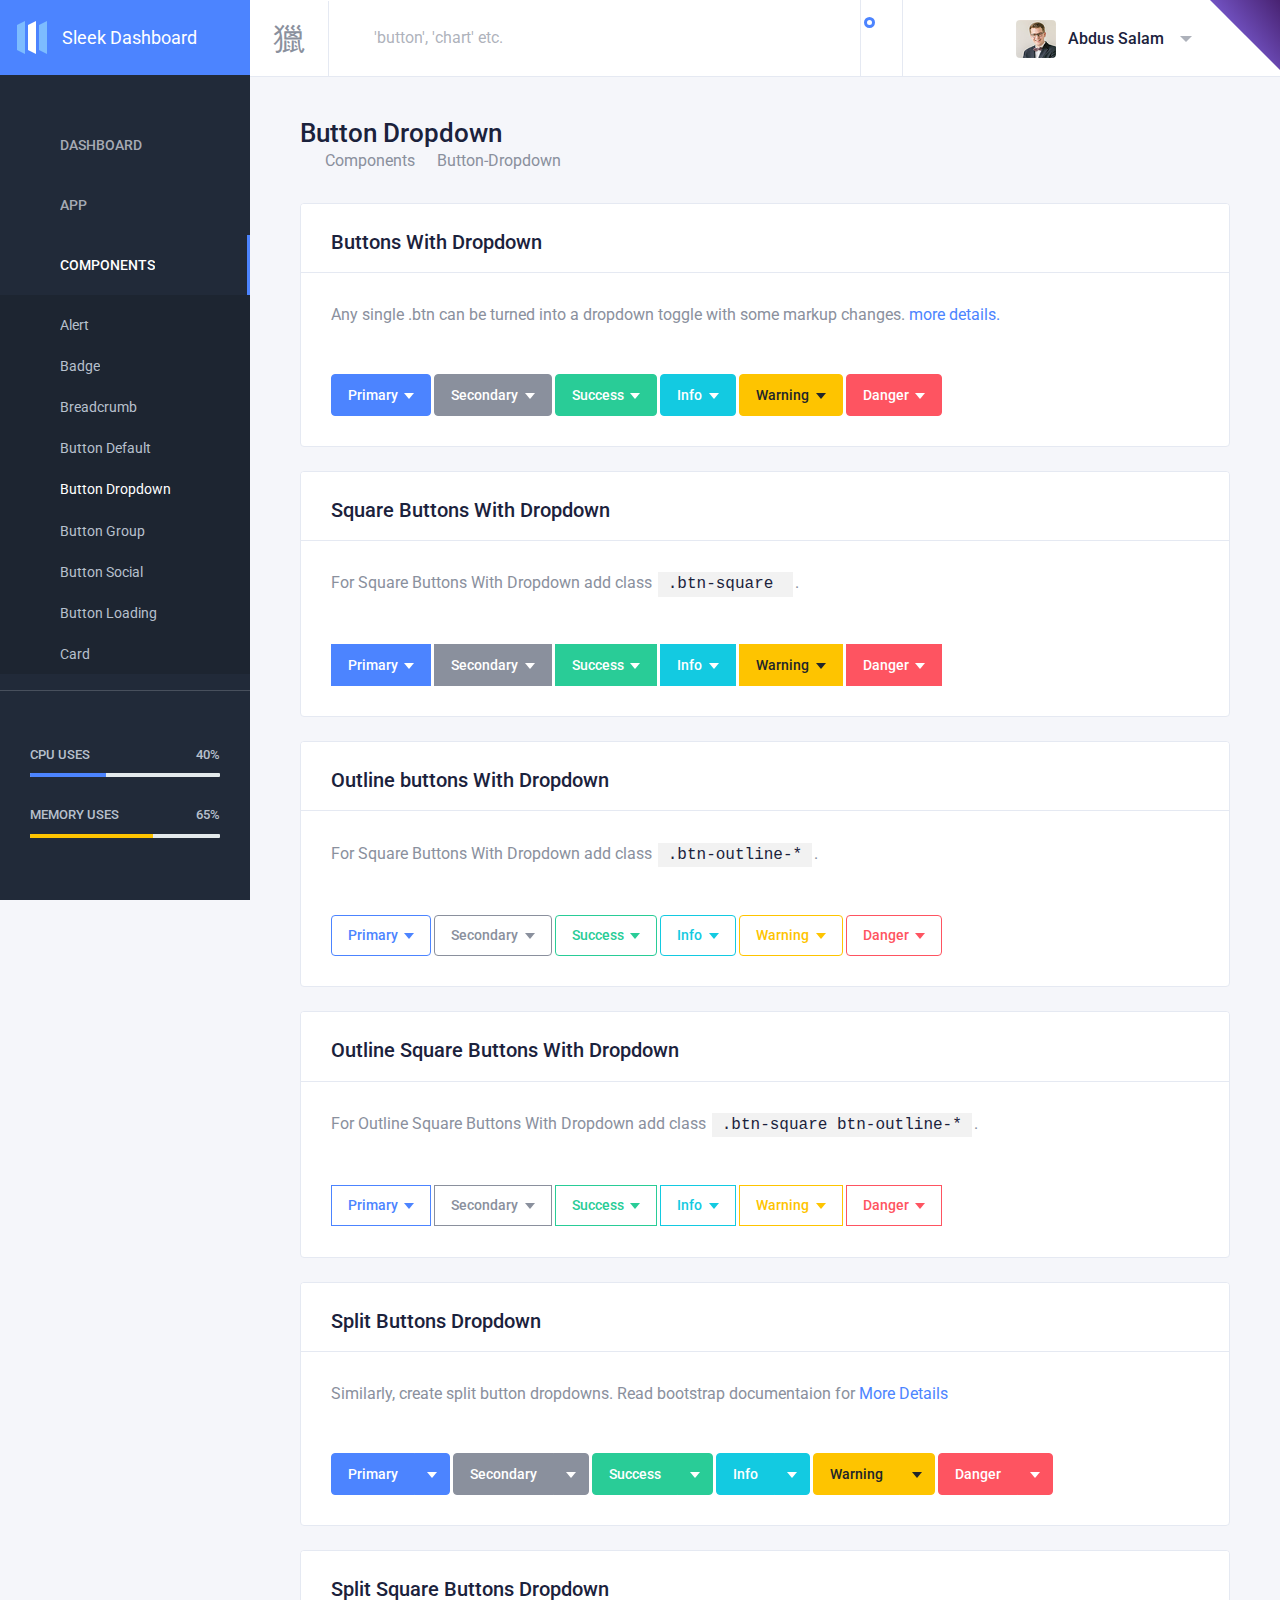
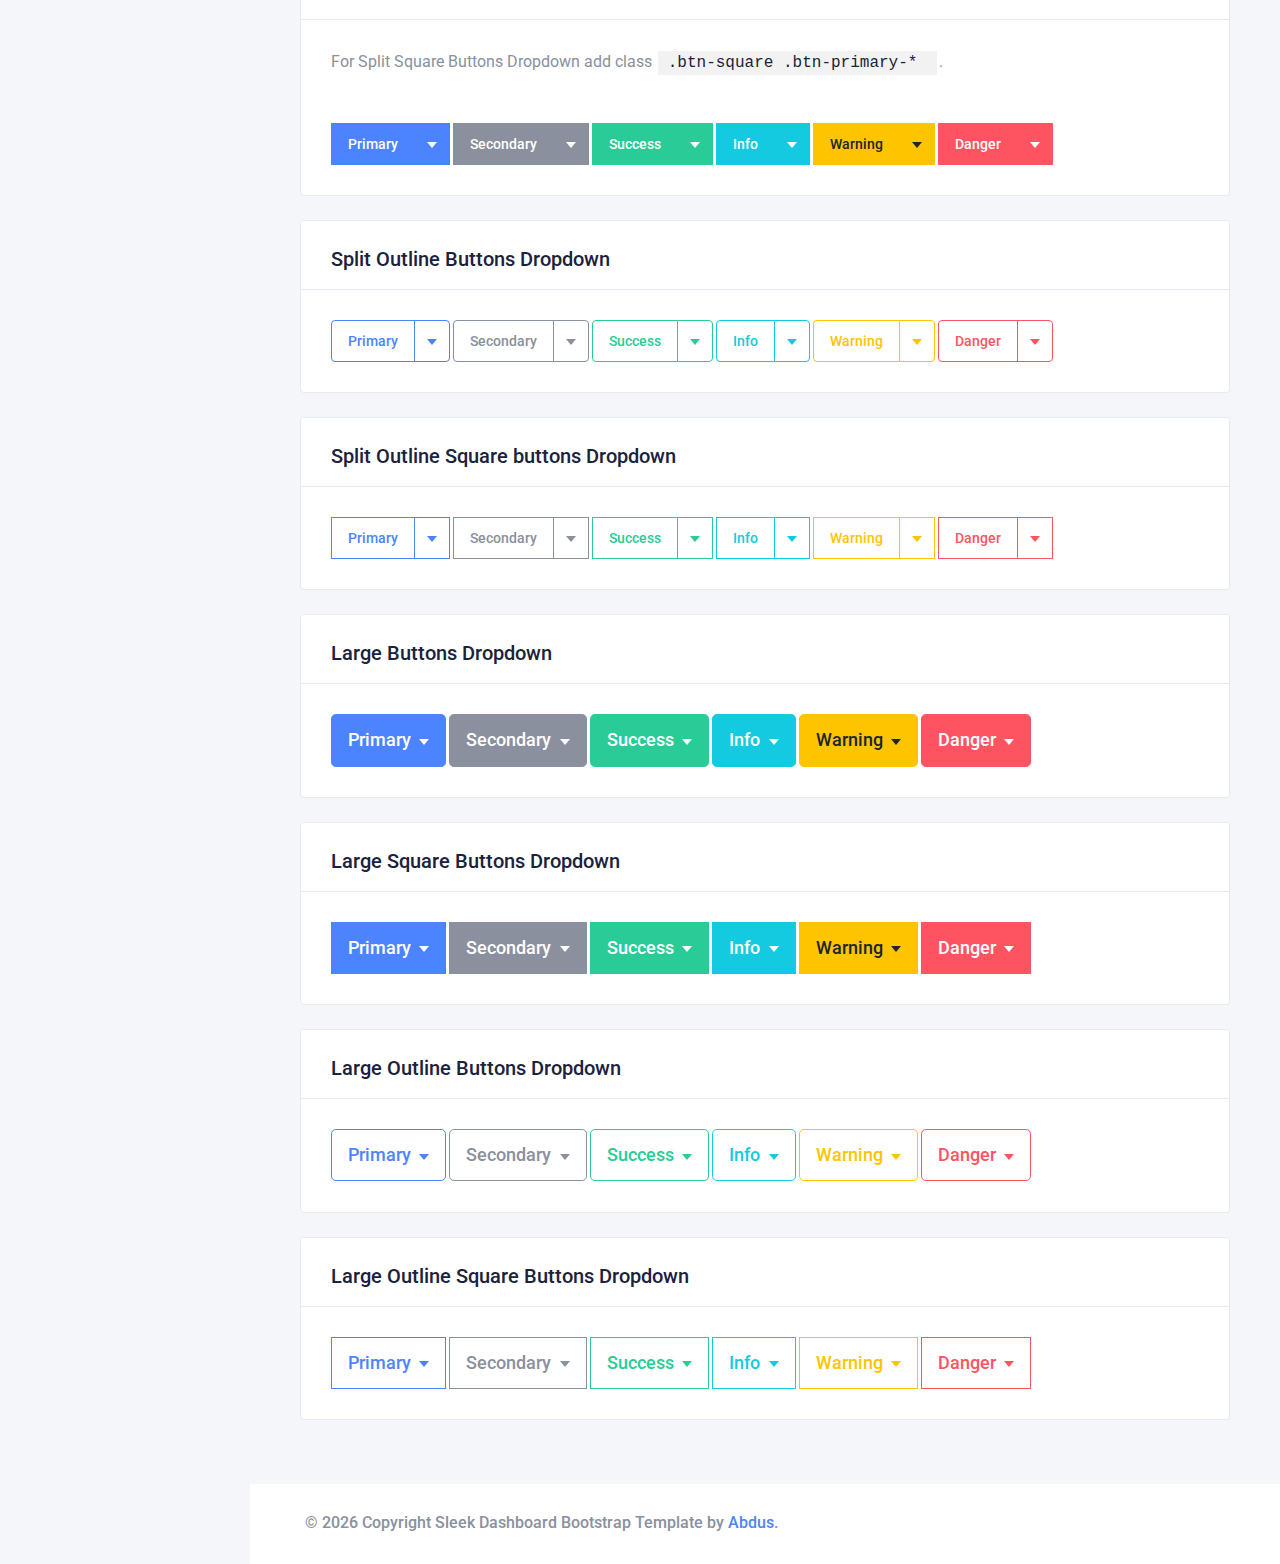
<file: button-dropdown.html>
<!DOCTYPE html>
<html lang="en" dir="ltr">
<head>
  <meta charset="utf-8" />
  <meta http-equiv="X-UA-Compatible" content="IE=edge" />
  <meta name="viewport" content="width=device-width, initial-scale=1" />
  <meta name="description" content="Sleek Dashboard - Free Bootstrap 4 Admin Dashboard Template and UI Kit. It is very powerful bootstrap admin dashboard, which allows you to build products like admin panels, content management systems and CRMs etc.">


  <title>Buttons Dropdown- Sleek Admin Dashboard Template</title>

  <!-- GOOGLE FONTS -->
  <link href="https://fonts.googleapis.com/css?family=Montserrat:400,500|Poppins:400,500,600,700|Roboto:400,500" rel="stylesheet" />
  <link href="https://cdn.materialdesignicons.com/4.4.95/css/materialdesignicons.min.css" rel="stylesheet" />


  <!-- PLUGINS CSS STYLE -->
  <link href="assets/plugins/nprogress/nprogress.css" rel="stylesheet" />

  

  <!-- SLEEK CSS -->
  <link id="sleek-css" rel="stylesheet" href="assets/css/sleek.css" />

  <!-- FAVICON -->
  <link href="assets/img/favicon.png" rel="shortcut icon" />

  

  <!--
    HTML5 shim and Respond.js for IE8 support of HTML5 elements and media queries
  -->
  <!-- WARNING: Respond.js doesn't work if you view the page via file:// -->
  <!--[if lt IE 9]>
    <script src="https://oss.maxcdn.com/html5shiv/3.7.2/html5shiv.min.js"></script>
    <script src="https://oss.maxcdn.com/respond/1.4.2/respond.min.js"></script>
  <![endif]-->
  <script src="assets/plugins/nprogress/nprogress.js"></script>
</head>


<body class="header-fixed sidebar-fixed sidebar-dark header-light" id="body">
  
  <script>
    NProgress.configure({ showSpinner: false });
    NProgress.start();
  </script>

  

  <div class="wrapper">
    <!-- Github Link -->
    <a href="https://github.com/tafcoder/sleek-dashboard"  target="_blank" class="github-link">
      <svg width="70" height="70" viewBox="0 0 250 250" aria-hidden="true">
        <defs>
          <linearGradient id="grad1" x1="0%" y1="75%" x2="100%" y2="0%">
            <stop offset="0%" style="stop-color:#896def;stop-opacity:1" />
            <stop offset="100%" style="stop-color:#482271;stop-opacity:1" />
          </linearGradient>
        </defs>
        <path d="M 0,0 L115,115 L115,115 L142,142 L250,250 L250,0 Z" fill="url(#grad1)"></path>
      </svg>
      <i class="mdi mdi-github-circle"></i>
    </a>

            <!--
          ====================================
          ——— LEFT SIDEBAR WITH FOOTER
          =====================================
        -->
        <aside class="left-sidebar bg-sidebar">
          <div id="sidebar" class="sidebar sidebar-with-footer">
            <!-- Aplication Brand -->
            <div class="app-brand">
              <a href="/index.html" title="Sleek Dashboard">
                <svg
                  class="brand-icon"
                  xmlns="http://www.w3.org/2000/svg"
                  preserveAspectRatio="xMidYMid"
                  width="30"
                  height="33"
                  viewBox="0 0 30 33"
                >
                  <g fill="none" fill-rule="evenodd">
                    <path
                      class="logo-fill-blue"
                      fill="#7DBCFF"
                      d="M0 4v25l8 4V0zM22 4v25l8 4V0z"
                    />
                    <path class="logo-fill-white" fill="#FFF" d="M11 4v25l8 4V0z" />
                  </g>
                </svg>
                <span class="brand-name text-truncate">Sleek Dashboard</span>
              </a>
            </div>
            <!-- begin sidebar scrollbar -->
            <div class="sidebar-scrollbar">

              <!-- sidebar menu -->
              <ul class="nav sidebar-inner" id="sidebar-menu">
                

                
                  <li  class="has-sub" >
                    <a class="sidenav-item-link" href="javascript:void(0)" data-toggle="collapse" data-target="#dashboard"
                      aria-expanded="false" aria-controls="dashboard">
                      <i class="mdi mdi-view-dashboard-outline"></i>
                      <span class="nav-text">Dashboard</span> <b class="caret"></b>
                    </a>
                    <ul  class="collapse"  id="dashboard"
                      data-parent="#sidebar-menu">
                      <div class="sub-menu">
                        
                        
                          
                            <li >
                              <a class="sidenav-item-link" href="index.html">
                                <span class="nav-text">Ecommerce</span>
                                
                              </a>
                            </li>
                          
                        

                        
                        
                          
                            <li >
                              <a class="sidenav-item-link" href="analytics.html">
                                <span class="nav-text">Analytics</span>
                                
                                <span class="badge badge-success">new</span>
                                
                              </a>
                            </li>
                          
                        

                        
                      </div>
                    </ul>
                  </li>
                

                

                
                  <li  class="has-sub" >
                    <a class="sidenav-item-link" href="javascript:void(0)" data-toggle="collapse" data-target="#app"
                      aria-expanded="false" aria-controls="app">
                      <i class="mdi mdi-pencil-box-multiple"></i>
                      <span class="nav-text">App</span> <b class="caret"></b>
                    </a>
                    <ul  class="collapse"  id="app"
                      data-parent="#sidebar-menu">
                      <div class="sub-menu">
                        
                        
                          
                            <li >
                              <a class="sidenav-item-link" href="chat.html">
                                <span class="nav-text">Chat</span>
                                
                              </a>
                            </li>
                          
                        

                        
                        
                          
                            <li >
                              <a class="sidenav-item-link" href="contacts.html">
                                <span class="nav-text">Contacts</span>
                                
                              </a>
                            </li>
                          
                        

                        
                        
                          
                            <li >
                              <a class="sidenav-item-link" href="team.html">
                                <span class="nav-text">Team</span>
                                
                              </a>
                            </li>
                          
                        

                        
                        
                          
                            <li >
                              <a class="sidenav-item-link" href="calendar.html">
                                <span class="nav-text">Calendar</span>
                                
                              </a>
                            </li>
                          
                        

                        
                      </div>
                    </ul>
                  </li>
                

                

                
                  <li  class="has-sub active expand" >
                    <a class="sidenav-item-link" href="javascript:void(0)" data-toggle="collapse" data-target="#components"
                      aria-expanded="false" aria-controls="components">
                      <i class="mdi mdi-folder-multiple-outline"></i>
                      <span class="nav-text">Components</span> <b class="caret"></b>
                    </a>
                    <ul  class="collapse show"  id="components"
                      data-parent="#sidebar-menu">
                      <div class="sub-menu">
                        
                        
                          
                            <li >
                              <a class="sidenav-item-link" href="alert.html">
                                <span class="nav-text">Alert</span>
                                
                              </a>
                            </li>
                          
                        

                        
                        
                          
                            <li >
                              <a class="sidenav-item-link" href="badge.html">
                                <span class="nav-text">Badge</span>
                                
                              </a>
                            </li>
                          
                        

                        
                        
                          
                            <li >
                              <a class="sidenav-item-link" href="breadcrumb.html">
                                <span class="nav-text">Breadcrumb</span>
                                
                              </a>
                            </li>
                          
                        

                        
                        
                          
                            <li >
                              <a class="sidenav-item-link" href="button-default.html">
                                <span class="nav-text">Button Default</span>
                                
                              </a>
                            </li>
                          
                        

                        
                        
                          
                            <li  class="active" >
                              <a class="sidenav-item-link" href="button-dropdown.html">
                                <span class="nav-text">Button Dropdown</span>
                                
                              </a>
                            </li>
                          
                        

                        
                        
                          
                            <li >
                              <a class="sidenav-item-link" href="button-group.html">
                                <span class="nav-text">Button Group</span>
                                
                              </a>
                            </li>
                          
                        

                        
                        
                          
                            <li >
                              <a class="sidenav-item-link" href="button-social.html">
                                <span class="nav-text">Button Social</span>
                                
                              </a>
                            </li>
                          
                        

                        
                        
                          
                            <li >
                              <a class="sidenav-item-link" href="button-loading.html">
                                <span class="nav-text">Button Loading</span>
                                
                              </a>
                            </li>
                          
                        

                        
                        
                          
                            <li >
                              <a class="sidenav-item-link" href="card.html">
                                <span class="nav-text">Card</span>
                                
                              </a>
                            </li>
                          
                        

                        
                        
                          
                            <li >
                              <a class="sidenav-item-link" href="carousel.html">
                                <span class="nav-text">Carousel</span>
                                
                              </a>
                            </li>
                          
                        

                        
                        
                          
                            <li >
                              <a class="sidenav-item-link" href="collapse.html">
                                <span class="nav-text">Collapse</span>
                                
                              </a>
                            </li>
                          
                        

                        
                        
                          
                            <li >
                              <a class="sidenav-item-link" href="list-group.html">
                                <span class="nav-text">List Group</span>
                                
                              </a>
                            </li>
                          
                        

                        
                        
                          
                            <li >
                              <a class="sidenav-item-link" href="modal.html">
                                <span class="nav-text">Modal</span>
                                
                              </a>
                            </li>
                          
                        

                        
                        
                          
                            <li >
                              <a class="sidenav-item-link" href="pagination.html">
                                <span class="nav-text">Pagination</span>
                                
                              </a>
                            </li>
                          
                        

                        
                        
                          
                            <li >
                              <a class="sidenav-item-link" href="popover-tooltip.html">
                                <span class="nav-text">Popover & Tooltip</span>
                                
                              </a>
                            </li>
                          
                        

                        
                        
                          
                            <li >
                              <a class="sidenav-item-link" href="progress-bar.html">
                                <span class="nav-text">Progress Bar</span>
                                
                              </a>
                            </li>
                          
                        

                        
                        
                          
                            <li >
                              <a class="sidenav-item-link" href="spinner.html">
                                <span class="nav-text">Spinner</span>
                                
                              </a>
                            </li>
                          
                        

                        
                        
                          
                            <li >
                              <a class="sidenav-item-link" href="switcher.html">
                                <span class="nav-text">Switcher</span>
                                
                              </a>
                            </li>
                          
                        

                        
                        
                          
                            <li >
                              <a class="sidenav-item-link" href="tab.html">
                                <span class="nav-text">Tab</span>
                                
                              </a>
                            </li>
                          
                        

                        
                      </div>
                    </ul>
                  </li>
                

                

                
                  <li  class="has-sub" >
                    <a class="sidenav-item-link" href="javascript:void(0)" data-toggle="collapse" data-target="#icons"
                      aria-expanded="false" aria-controls="icons">
                      <i class="mdi mdi-diamond-stone"></i>
                      <span class="nav-text">Icons</span> <b class="caret"></b>
                    </a>
                    <ul  class="collapse"  id="icons"
                      data-parent="#sidebar-menu">
                      <div class="sub-menu">
                        
                        
                          
                            <li >
                              <a class="sidenav-item-link" href="material-icon.html">
                                <span class="nav-text">Material Icon</span>
                                
                              </a>
                            </li>
                          
                        

                        
                        
                          
                            <li >
                              <a class="sidenav-item-link" href="flag-icon.html">
                                <span class="nav-text">Flag Icon</span>
                                
                              </a>
                            </li>
                          
                        

                        
                      </div>
                    </ul>
                  </li>
                

                

                
                  <li  class="has-sub" >
                    <a class="sidenav-item-link" href="javascript:void(0)" data-toggle="collapse" data-target="#forms"
                      aria-expanded="false" aria-controls="forms">
                      <i class="mdi mdi-email-mark-as-unread"></i>
                      <span class="nav-text">Forms</span> <b class="caret"></b>
                    </a>
                    <ul  class="collapse"  id="forms"
                      data-parent="#sidebar-menu">
                      <div class="sub-menu">
                        
                        
                          
                            <li >
                              <a class="sidenav-item-link" href="basic-input.html">
                                <span class="nav-text">Basic Input</span>
                                
                              </a>
                            </li>
                          
                        

                        
                        
                          
                            <li >
                              <a class="sidenav-item-link" href="input-group.html">
                                <span class="nav-text">Input Group</span>
                                
                              </a>
                            </li>
                          
                        

                        
                        
                          
                            <li >
                              <a class="sidenav-item-link" href="checkbox-radio.html">
                                <span class="nav-text">Checkbox & Radio</span>
                                
                              </a>
                            </li>
                          
                        

                        
                        
                          
                            <li >
                              <a class="sidenav-item-link" href="form-validation.html">
                                <span class="nav-text">Form Validation</span>
                                
                              </a>
                            </li>
                          
                        

                        
                        
                          
                            <li >
                              <a class="sidenav-item-link" href="form-advance.html">
                                <span class="nav-text">Form Advance</span>
                                
                              </a>
                            </li>
                          
                        

                        
                      </div>
                    </ul>
                  </li>
                

                

                
                  <li  class="has-sub" >
                    <a class="sidenav-item-link" href="javascript:void(0)" data-toggle="collapse" data-target="#tables"
                      aria-expanded="false" aria-controls="tables">
                      <i class="mdi mdi-table"></i>
                      <span class="nav-text">Tables</span> <b class="caret"></b>
                    </a>
                    <ul  class="collapse"  id="tables"
                      data-parent="#sidebar-menu">
                      <div class="sub-menu">
                        
                        
                          
                            <li >
                              <a class="sidenav-item-link" href="basic-tables.html">
                                <span class="nav-text">Basic Tables</span>
                                
                              </a>
                            </li>
                          
                        

                        
                        
                        <li  class="has-sub" >
                          <a class="sidenav-item-link" href="javascript:void(0)" data-toggle="collapse" data-target="#data-tables"
                            aria-expanded="false" aria-controls="data-tables">
                            <span class="nav-text">Data Tables</span> <b class="caret"></b>
                          </a>
                          <ul  class="collapse"  id="data-tables">
                            <div class="sub-menu">
                              
                              <li >
                                <a href="basic-data-table.html">Basic Data Table</a>
                              </li>
                              
                              <li >
                                <a href="responsive-data-table.html">Responsive Data Table</a>
                              </li>
                              
                              <li >
                                <a href="hoverable-data-table.html">Hoverable Data Table</a>
                              </li>
                              
                              <li >
                                <a href="expendable-data-table.html">Expendable Data Table</a>
                              </li>
                              
                            </div>
                          </ul>
                        </li>
                        

                        
                      </div>
                    </ul>
                  </li>
                

                

                
                  <li  class="has-sub" >
                    <a class="sidenav-item-link" href="javascript:void(0)" data-toggle="collapse" data-target="#maps"
                      aria-expanded="false" aria-controls="maps">
                      <i class="mdi mdi-google-maps"></i>
                      <span class="nav-text">Maps</span> <b class="caret"></b>
                    </a>
                    <ul  class="collapse"  id="maps"
                      data-parent="#sidebar-menu">
                      <div class="sub-menu">
                        
                        
                          
                            <li >
                              <a class="sidenav-item-link" href="google-map.html">
                                <span class="nav-text">Google Map</span>
                                
                              </a>
                            </li>
                          
                        

                        
                        
                          
                            <li >
                              <a class="sidenav-item-link" href="vector-map.html">
                                <span class="nav-text">Vector Map</span>
                                
                              </a>
                            </li>
                          
                        

                        
                      </div>
                    </ul>
                  </li>
                

                

                
                  <li  class="has-sub" >
                    <a class="sidenav-item-link" href="javascript:void(0)" data-toggle="collapse" data-target="#widgets"
                      aria-expanded="false" aria-controls="widgets">
                      <i class="mdi mdi-widgets"></i>
                      <span class="nav-text">Widgets</span> <b class="caret"></b>
                    </a>
                    <ul  class="collapse"  id="widgets"
                      data-parent="#sidebar-menu">
                      <div class="sub-menu">
                        
                        
                          
                            <li >
                              <a class="sidenav-item-link" href="general-widget.html">
                                <span class="nav-text">General Widget</span>
                                
                              </a>
                            </li>
                          
                        

                        
                        
                          
                            <li >
                              <a class="sidenav-item-link" href="chart-widget.html">
                                <span class="nav-text">Chart Widget</span>
                                
                              </a>
                            </li>
                          
                        

                        
                      </div>
                    </ul>
                  </li>
                

                

                
                  <li  class="has-sub" >
                    <a class="sidenav-item-link" href="javascript:void(0)" data-toggle="collapse" data-target="#charts"
                      aria-expanded="false" aria-controls="charts">
                      <i class="mdi mdi-chart-pie"></i>
                      <span class="nav-text">Charts</span> <b class="caret"></b>
                    </a>
                    <ul  class="collapse"  id="charts"
                      data-parent="#sidebar-menu">
                      <div class="sub-menu">
                        
                        
                          
                            <li >
                              <a class="sidenav-item-link" href="chartjs.html">
                                <span class="nav-text">ChartJS</span>
                                
                              </a>
                            </li>
                          
                        

                        
                      </div>
                    </ul>
                  </li>
                

                

                
                  <li  class="has-sub" >
                    <a class="sidenav-item-link" href="javascript:void(0)" data-toggle="collapse" data-target="#pages"
                      aria-expanded="false" aria-controls="pages">
                      <i class="mdi mdi-image-filter-none"></i>
                      <span class="nav-text">Pages</span> <b class="caret"></b>
                    </a>
                    <ul  class="collapse"  id="pages"
                      data-parent="#sidebar-menu">
                      <div class="sub-menu">
                        
                        
                          
                            <li >
                              <a class="sidenav-item-link" href="user-profile.html">
                                <span class="nav-text">User Profile</span>
                                
                              </a>
                            </li>
                          
                        

                        
                        
                        <li  class="has-sub" >
                          <a class="sidenav-item-link" href="javascript:void(0)" data-toggle="collapse" data-target="#authentication"
                            aria-expanded="false" aria-controls="authentication">
                            <span class="nav-text">Authentication</span> <b class="caret"></b>
                          </a>
                          <ul  class="collapse"  id="authentication">
                            <div class="sub-menu">
                              
                              <li >
                                <a href="sign-in.html">Sign In</a>
                              </li>
                              
                              <li >
                                <a href="sign-up.html">Sign Up</a>
                              </li>
                              
                            </div>
                          </ul>
                        </li>
                        

                        
                        
                        <li  class="has-sub" >
                          <a class="sidenav-item-link" href="javascript:void(0)" data-toggle="collapse" data-target="#others"
                            aria-expanded="false" aria-controls="others">
                            <span class="nav-text">Others</span> <b class="caret"></b>
                          </a>
                          <ul  class="collapse"  id="others">
                            <div class="sub-menu">
                              
                              <li >
                                <a href="invoice.html">Invoice</a>
                              </li>
                              
                              <li >
                                <a href="404.html">404 Page</a>
                              </li>
                              
                            </div>
                          </ul>
                        </li>
                        

                        
                      </div>
                    </ul>
                  </li>
                

                

                
                  <li  class="has-sub" >
                    <a class="sidenav-item-link" href="javascript:void(0)" data-toggle="collapse" data-target="#documentation"
                      aria-expanded="false" aria-controls="documentation">
                      <i class="mdi mdi-book-open-page-variant"></i>
                      <span class="nav-text">Documentation</span> <b class="caret"></b>
                    </a>
                    <ul  class="collapse"  id="documentation"
                      data-parent="#sidebar-menu">
                      <div class="sub-menu">
                        
                        
                          
                            <li class="section-title">
                              Getting Started
                            </li>
                          
                        

                        
                        
                          
                            <li >
                              <a class="sidenav-item-link" href="introduction.html">
                                <span class="nav-text">Introduction</span>
                                
                              </a>
                            </li>
                          
                        

                        
                        
                          
                            <li >
                              <a class="sidenav-item-link" href="quick-start.html">
                                <span class="nav-text">Quick Start</span>
                                
                              </a>
                            </li>
                          
                        

                        
                        
                          
                            <li >
                              <a class="sidenav-item-link" href="customization.html">
                                <span class="nav-text">Customization</span>
                                
                              </a>
                            </li>
                          
                        

                        
                        
                          
                            <li class="section-title">
                              Layouts
                            </li>
                          
                        

                        
                        
                        <li  class="has-sub" >
                          <a class="sidenav-item-link" href="javascript:void(0)" data-toggle="collapse" data-target="#headers"
                            aria-expanded="false" aria-controls="headers">
                            <span class="nav-text">Header Variations</span> <b class="caret"></b>
                          </a>
                          <ul  class="collapse"  id="headers">
                            <div class="sub-menu">
                              
                              <li >
                                <a href="header-fixed.html">Header Fixed</a>
                              </li>
                              
                              <li >
                                <a href="header-static.html">Header Static</a>
                              </li>
                              
                              <li >
                                <a href="header-light.html">Header Light</a>
                              </li>
                              
                              <li >
                                <a href="header-dark.html">Header Dark</a>
                              </li>
                              
                            </div>
                          </ul>
                        </li>
                        

                        
                        
                        <li  class="has-sub" >
                          <a class="sidenav-item-link" href="javascript:void(0)" data-toggle="collapse" data-target="#sidebar-navs"
                            aria-expanded="false" aria-controls="sidebar-navs">
                            <span class="nav-text">Sidebar Variations</span> <b class="caret"></b>
                          </a>
                          <ul  class="collapse"  id="sidebar-navs">
                            <div class="sub-menu">
                              
                              <li >
                                <a href="sidebar-fixed-default.html">Sidebar Fixed Default</a>
                              </li>
                              
                              <li >
                                <a href="sidebar-fixed-minified.html">Sidebar Fixed Minified</a>
                              </li>
                              
                              <li >
                                <a href="sidebar-fixed-offcanvas.html">Sidebar Fixed Offcanvas</a>
                              </li>
                              
                              <li >
                                <a href="sidebar-static-default.html">Sidebar Static Default</a>
                              </li>
                              
                              <li >
                                <a href="sidebar-static-minified.html">Sidebar Static Minified</a>
                              </li>
                              
                              <li >
                                <a href="sidebar-static-offcanvas.html">Sidebar Static Offcanvas</a>
                              </li>
                              
                              <li >
                                <a href="sidebar-with-footer.html">Sidebar With Footer</a>
                              </li>
                              
                              <li >
                                <a href="sidebar-without-footer.html">Sidebar Without Footer</a>
                              </li>
                              
                              <li >
                                <a href="right-sidebar.html">Right Sidebar</a>
                              </li>
                              
                            </div>
                          </ul>
                        </li>
                        

                        
                        
                          
                            <li >
                              <a class="sidenav-item-link" href="rtl.html">
                                <span class="nav-text">RTL Direction</span>
                                
                              </a>
                            </li>
                          
                        

                        
                      </div>
                    </ul>
                  </li>
                

                
              </ul>

            </div>

            <div class="sidebar-footer">
              <hr class="separator mb-0" />
              <div class="sidebar-footer-content">
                <h6 class="text-uppercase">
                  Cpu Uses <span class="float-right">40%</span>
                </h6>
                <div class="progress progress-xs">
                  <div
                    class="progress-bar active"
                    style="width: 40%;"
                    role="progressbar"
                  ></div>
                </div>
                <h6 class="text-uppercase">
                  Memory Uses <span class="float-right">65%</span>
                </h6>
                <div class="progress progress-xs">
                  <div
                    class="progress-bar progress-bar-warning"
                    style="width: 65%;"
                    role="progressbar"
                  ></div>
                </div>
              </div>
            </div>
          </div>
        </aside>


    <div class="page-wrapper">
                <!-- Header -->
          <header class="main-header " id="header">
            <nav class="navbar navbar-static-top navbar-expand-lg">
              <!-- Sidebar toggle button -->
              <button id="sidebar-toggler" class="sidebar-toggle">
                <span class="sr-only">Toggle navigation</span>
              </button>
              <!-- search form -->
              <div class="search-form d-none d-lg-inline-block">
                <div class="input-group">
                  <button type="button" name="search" id="search-btn" class="btn btn-flat">
                    <i class="mdi mdi-magnify"></i>
                  </button>
                  <input type="text" name="query" id="search-input" class="form-control" placeholder="'button', 'chart' etc."
                    autofocus autocomplete="off" />
                </div>
                <div id="search-results-container">
                  <ul id="search-results"></ul>
                </div>
              </div>

              <div class="navbar-right ">
                <ul class="nav navbar-nav">
                  <li class="dropdown notifications-menu">
                    <button class="dropdown-toggle" data-toggle="dropdown">
                      <i class="mdi mdi-bell-outline"></i>
                    </button>
                    <ul class="dropdown-menu dropdown-menu-right">
                      <li class="dropdown-header">You have 5 notifications</li>
                      <li>
                        <a href="#">
                          <i class="mdi mdi-account-plus"></i> New user registered
                          <span class=" font-size-12 d-inline-block float-right"><i class="mdi mdi-clock-outline"></i> 10 AM</span>
                        </a>
                      </li>
                      <li>
                        <a href="#">
                          <i class="mdi mdi-account-remove"></i> User deleted
                          <span class=" font-size-12 d-inline-block float-right"><i class="mdi mdi-clock-outline"></i> 07 AM</span>
                        </a>
                      </li>
                      <li>
                        <a href="#">
                          <i class="mdi mdi-chart-areaspline"></i> Sales report is ready
                          <span class=" font-size-12 d-inline-block float-right"><i class="mdi mdi-clock-outline"></i> 12 PM</span>
                        </a>
                      </li>
                      <li>
                        <a href="#">
                          <i class="mdi mdi-account-supervisor"></i> New client
                          <span class=" font-size-12 d-inline-block float-right"><i class="mdi mdi-clock-outline"></i> 10 AM</span>
                        </a>
                      </li>
                      <li>
                        <a href="#">
                          <i class="mdi mdi-server-network-off"></i> Server overloaded
                          <span class=" font-size-12 d-inline-block float-right"><i class="mdi mdi-clock-outline"></i> 05 AM</span>
                        </a>
                      </li>
                      <li class="dropdown-footer">
                        <a class="text-center" href="#"> View All </a>
                      </li>
                    </ul>
                  </li>
                  <li class="right-sidebar-in right-sidebar-2-menu">
                    <i class="mdi mdi-settings mdi-spin"></i>
                  </li>
                  <!-- User Account -->
                  <li class="dropdown user-menu">
                    <button href="#" class="dropdown-toggle nav-link" data-toggle="dropdown">
                      <img src="assets/img/user/user.png" class="user-image" alt="User Image" />
                      <span class="d-none d-lg-inline-block">Abdus Salam</span>
                    </button>
                    <ul class="dropdown-menu dropdown-menu-right">
                      <!-- User image -->
                      <li class="dropdown-header">
                        <img src="assets/img/user/user.png" class="img-circle" alt="User Image" />
                        <div class="d-inline-block">
                          Abdus Salam <small class="pt-1">iamabdus@gmail.com</small>
                        </div>
                      </li>

                      <li>
                        <a href="user-profile.html">
                          <i class="mdi mdi-account"></i> My Profile
                        </a>
                      </li>
                      <li>
                        <a href="#">
                          <i class="mdi mdi-email"></i> Message
                        </a>
                      </li>
                      <li>
                        <a href="#"> <i class="mdi mdi-diamond-stone"></i> Projects </a>
                      </li>
                      <li class="right-sidebar-in">
                        <a href="javascript:0"> <i class="mdi mdi-settings"></i> Setting </a>
                      </li>

                      <li class="dropdown-footer">
                        <a href="index.html"> <i class="mdi mdi-logout"></i> Log Out </a>
                      </li>
                    </ul>
                  </li>
                </ul>
              </div>
            </nav>


          </header>


      <div class="content-wrapper">
        <div class="content">							<div class="breadcrumb-wrapper">
								<h1>Button Dropdown</h1>
								
        <nav aria-label="breadcrumb">
          <ol class="breadcrumb p-0">
            <li class="breadcrumb-item">
              <a href="index.html">
                <span class="mdi mdi-home"></span>                
              </a>
            </li>
            <li class="breadcrumb-item">
              components
            </li>
            <li class="breadcrumb-item" aria-current="page">button-dropdown</li>
          </ol>
        </nav>

							</div>

							<div class="row">
								<div class="col-lg-6">
									<div class="card card-default">
										<div class="card-header card-header-border-bottom">
											<h2>Buttons With Dropdown </h2>
										</div>
										<div class="card-body">
												<p class="mb-5">Any single .btn can be turned into a dropdown toggle with some markup changes. <a href="http://getbootstrap.com/docs/4.1/components/button-group/" target="_blank">more details.</a> </p>
											<div class="dropdown d-inline-block mb-1">
												<button class="btn btn-primary dropdown-toggle" type="button" id="dropdownMenuButton" data-toggle="dropdown" aria-haspopup="true" aria-expanded="false" data-display="static">
													Primary
												</button>
												<div class="dropdown-menu" aria-labelledby="dropdownMenuButton">
													<a class="dropdown-item" href="#">Action</a>
													<a class="dropdown-item" href="#">Another action</a>
													<a class="dropdown-item" href="#">Something else here</a>
												</div>
											</div>
											<div class="dropdown d-inline-block mb-1">
												<button class="btn btn-secondary dropdown-toggle" type="button" id="dropdownMenuButton" data-toggle="dropdown" aria-haspopup="true" aria-expanded="false" data-display="static">
													Secondary
												</button>
												<div class="dropdown-menu" aria-labelledby="dropdownMenuButton">
													<a class="dropdown-item" href="#">Action</a>
													<a class="dropdown-item" href="#">Another action</a>
													<a class="dropdown-item" href="#">Something else here</a>
												</div>
											</div>
											<div class="dropdown d-inline-block mb-1">
												<button class="btn btn-success dropdown-toggle" type="button" id="dropdownMenuButton" data-toggle="dropdown" aria-haspopup="true" aria-expanded="false" data-display="static">
													Success
												</button>
												<div class="dropdown-menu" aria-labelledby="dropdownMenuButton">
													<a class="dropdown-item" href="#">Action</a>
													<a class="dropdown-item" href="#">Another action</a>
													<a class="dropdown-item" href="#">Something else here</a>
												</div>
											</div>
											<div class="dropdown d-inline-block mb-1">
												<button class="btn btn-info dropdown-toggle" type="button" id="dropdownMenuButton" data-toggle="dropdown" aria-haspopup="true" aria-expanded="false" data-display="static">
													Info
												</button>
												<div class="dropdown-menu" aria-labelledby="dropdownMenuButton">
													<a class="dropdown-item" href="#">Action</a>
													<a class="dropdown-item" href="#">Another action</a>
													<a class="dropdown-item" href="#">Something else here</a>
												</div>
											</div>
											<div class="dropdown d-inline-block mb-1">
												<button class="btn btn-warning dropdown-toggle" type="button" id="dropdownMenuButton" data-toggle="dropdown"
												 aria-haspopup="true" aria-expanded="false" data-display="static"> Warning
												</button>
												<div class="dropdown-menu" aria-labelledby="dropdownMenuButton">
													<a class="dropdown-item" href="#">Action</a>
													<a class="dropdown-item" href="#">Another action</a>
													<a class="dropdown-item" href="#">Something else here</a>
												</div>
											</div>
											<div class="dropdown d-inline-block mb-1">
												<button class="btn btn-danger dropdown-toggle" type="button" id="dropdownMenuButton" data-toggle="dropdown" aria-haspopup="true" aria-expanded="false" data-display="static">
													Danger
												</button>
												<div class="dropdown-menu" aria-labelledby="dropdownMenuButton">
													<a class="dropdown-item" href="#">Action</a>
													<a class="dropdown-item" href="#">Another action</a>
													<a class="dropdown-item" href="#">Something else here</a>
												</div>
											</div>
										</div>
									</div>
								</div>
								<div class="col-lg-6">
									<div class="card card-default">
										<div class="card-header card-header-border-bottom">
											<h2>Square Buttons With Dropdown </h2>
										</div>
										<div class="card-body">
											<p class="mb-5"> For Square Buttons With Dropdown add class <code> .btn-square </code>.</p>
											<div class="dropdown d-inline-block mb-1">
												<button class="btn btn-primary btn-square dropdown-toggle" type="button" id="dropdownMenuButton" data-toggle="dropdown" aria-haspopup="true" aria-expanded="false" data-display="static">
													Primary
												</button>
												<div class="dropdown-menu" aria-labelledby="dropdownMenuButton">
													<a class="dropdown-item" href="#">Action</a>
													<a class="dropdown-item" href="#">Another action</a>
													<a class="dropdown-item" href="#">Something else here</a>
												</div>
											</div>
											<div class="dropdown d-inline-block mb-1">
												<button class="btn btn-secondary btn-square dropdown-toggle" type="button" id="dropdownMenuButton" data-toggle="dropdown" aria-haspopup="true" aria-expanded="false" data-display="static">
													Secondary
												</button>
												<div class="dropdown-menu" aria-labelledby="dropdownMenuButton">
													<a class="dropdown-item" href="#">Action</a>
													<a class="dropdown-item" href="#">Another action</a>
													<a class="dropdown-item" href="#">Something else here</a>
												</div>
											</div>
											<div class="dropdown d-inline-block mb-1">
												<button class="btn btn-success btn-square dropdown-toggle" type="button" id="dropdownMenuButton" data-toggle="dropdown" aria-haspopup="true" aria-expanded="false" data-display="static">
													Success
												</button>
												<div class="dropdown-menu" aria-labelledby="dropdownMenuButton">
													<a class="dropdown-item" href="#">Action</a>
													<a class="dropdown-item" href="#">Another action</a>
													<a class="dropdown-item" href="#">Something else here</a>
												</div>
											</div>
											<div class="dropdown d-inline-block mb-1">
												<button class="btn btn-info btn-square dropdown-toggle" type="button" id="dropdownMenuButton" data-toggle="dropdown" aria-haspopup="true" aria-expanded="false" data-display="static">
													Info
												</button>
												<div class="dropdown-menu" aria-labelledby="dropdownMenuButton">
													<a class="dropdown-item" href="#">Action</a>
													<a class="dropdown-item" href="#">Another action</a>
													<a class="dropdown-item" href="#">Something else here</a>
												</div>
											</div>
											<div class="dropdown d-inline-block mb-1">
												<button class="btn btn-warning btn-square dropdown-toggle" type="button" id="dropdownMenuButton" data-toggle="dropdown" aria-haspopup="true" aria-expanded="false" data-display="static">
													Warning
												</button>
												<div class="dropdown-menu" aria-labelledby="dropdownMenuButton">
													<a class="dropdown-item" href="#">Action</a>
													<a class="dropdown-item" href="#">Another action</a>
													<a class="dropdown-item" href="#">Something else here</a>
												</div>
											</div>
											<div class="dropdown d-inline-block mb-1">
												<button class="btn btn-danger btn-square dropdown-toggle" type="button" id="dropdownMenuButton" data-toggle="dropdown" aria-haspopup="true" aria-expanded="false" data-display="static">
													Danger
												</button>
												<div class="dropdown-menu" aria-labelledby="dropdownMenuButton">
													<a class="dropdown-item" href="#">Action</a>
													<a class="dropdown-item" href="#">Another action</a>
													<a class="dropdown-item" href="#">Something else here</a>
												</div>
											</div>
										</div>
									</div>
								</div>
								<div class="col-lg-6">
									<div class="card card-default">
										<div class="card-header card-header-border-bottom">
											<h2>Outline buttons With Dropdown </h2>
										</div>
										<div class="card-body">
											<p class="mb-5"> For Square Buttons With Dropdown add class <code> .btn-outline-*</code>.</p>
											<div class="dropdown d-inline-block mb-1">
												<button class="btn btn-outline-primary dropdown-toggle" type="button" id="dropdownMenuButton" data-toggle="dropdown" aria-haspopup="true" aria-expanded="false" data-display="static">
													Primary
												</button>
												<div class="dropdown-menu" aria-labelledby="dropdownMenuButton">
													<a class="dropdown-item" href="#">Action</a>
													<a class="dropdown-item" href="#">Another action</a>
													<a class="dropdown-item" href="#">Something else here</a>
												</div>
											</div>
											<div class="dropdown d-inline-block mb-1">
												<button class="btn btn-outline-secondary dropdown-toggle" type="button" id="dropdownMenuButton" data-toggle="dropdown" aria-haspopup="true" aria-expanded="false" data-display="static">
													Secondary
												</button>
												<div class="dropdown-menu" aria-labelledby="dropdownMenuButton">
													<a class="dropdown-item" href="#">Action</a>
													<a class="dropdown-item" href="#">Another action</a>
													<a class="dropdown-item" href="#">Something else here</a>
												</div>
											</div>
											<div class="dropdown d-inline-block mb-1">
												<button class="btn btn-outline-success dropdown-toggle" type="button" id="dropdownMenuButton" data-toggle="dropdown" aria-haspopup="true" aria-expanded="false" data-display="static">
													Success
												</button>
												<div class="dropdown-menu" aria-labelledby="dropdownMenuButton">
													<a class="dropdown-item" href="#">Action</a>
													<a class="dropdown-item" href="#">Another action</a>
													<a class="dropdown-item" href="#">Something else here</a>
												</div>
											</div>
											<div class="dropdown d-inline-block mb-1">
												<button class="btn btn-outline-info dropdown-toggle" type="button" id="dropdownMenuButton" data-toggle="dropdown" aria-haspopup="true" aria-expanded="false" data-display="static">
													Info
												</button>
												<div class="dropdown-menu" aria-labelledby="dropdownMenuButton">
													<a class="dropdown-item" href="#">Action</a>
													<a class="dropdown-item" href="#">Another action</a>
													<a class="dropdown-item" href="#">Something else here</a>
												</div>
											</div>
											<div class="dropdown d-inline-block mb-1">
												<button class="btn btn-outline-warning dropdown-toggle" type="button" id="dropdownMenuButton" data-toggle="dropdown" aria-haspopup="true" aria-expanded="false" data-display="static">
													Warning
												</button>
												<div class="dropdown-menu" aria-labelledby="dropdownMenuButton">
													<a class="dropdown-item" href="#">Action</a>
													<a class="dropdown-item" href="#">Another action</a>
													<a class="dropdown-item" href="#">Something else here</a>
												</div>
											</div>
											<div class="dropdown d-inline-block mb-1">
												<button class="btn btn-outline-danger dropdown-toggle" type="button" id="dropdownMenuButton" data-toggle="dropdown" aria-haspopup="true" aria-expanded="false" data-display="static">
													Danger
												</button>
												<div class="dropdown-menu" aria-labelledby="dropdownMenuButton">
													<a class="dropdown-item" href="#">Action</a>
													<a class="dropdown-item" href="#">Another action</a>
													<a class="dropdown-item" href="#">Something else here</a>
												</div>
											</div>
										</div>
									</div>
								</div>
								<div class="col-lg-6">
									<div class="card card-default">
										<div class="card-header card-header-border-bottom">
											<h2>Outline Square Buttons With Dropdown </h2>
										</div>
										<div class="card-body">
											<p class="mb-5"> For Outline Square Buttons With Dropdown add class <code> .btn-square btn-outline-*</code>.</p>
											<div class="dropdown d-inline-block mb-1">
												<button class="btn btn-outline-primary btn-square dropdown-toggle" type="button" id="dropdownMenuButton" data-toggle="dropdown" aria-haspopup="true" aria-expanded="false" data-display="static">
													Primary
												</button>
												<div class="dropdown-menu" aria-labelledby="dropdownMenuButton">
													<a class="dropdown-item" href="#">Action</a>
													<a class="dropdown-item" href="#">Another action</a>
													<a class="dropdown-item" href="#">Something else here</a>
												</div>
											</div>
											<div class="dropdown d-inline-block mb-1">
												<button class="btn btn-outline-secondary btn-square dropdown-toggle" type="button" id="dropdownMenuButton" data-toggle="dropdown" aria-haspopup="true" aria-expanded="false" data-display="static">
													Secondary
												</button>
												<div class="dropdown-menu" aria-labelledby="dropdownMenuButton">
													<a class="dropdown-item" href="#">Action</a>
													<a class="dropdown-item" href="#">Another action</a>
													<a class="dropdown-item" href="#">Something else here</a>
												</div>
											</div>
											<div class="dropdown d-inline-block mb-1">
												<button class="btn btn-outline-success btn-square dropdown-toggle" type="button" id="dropdownMenuButton" data-toggle="dropdown" aria-haspopup="true" aria-expanded="false" data-display="static">
													Success
												</button>
												<div class="dropdown-menu" aria-labelledby="dropdownMenuButton">
													<a class="dropdown-item" href="#">Action</a>
													<a class="dropdown-item" href="#">Another action</a>
													<a class="dropdown-item" href="#">Something else here</a>
												</div>
											</div>
											<div class="dropdown d-inline-block mb-1">
												<button class="btn btn-outline-info btn-square dropdown-toggle" type="button" id="dropdownMenuButton" data-toggle="dropdown" aria-haspopup="true" aria-expanded="false" data-display="static">
													Info
												</button>
												<div class="dropdown-menu" aria-labelledby="dropdownMenuButton">
													<a class="dropdown-item" href="#">Action</a>
													<a class="dropdown-item" href="#">Another action</a>
													<a class="dropdown-item" href="#">Something else here</a>
												</div>
											</div>
											<div class="dropdown d-inline-block mb-1">
												<button class="btn btn-outline-warning btn-square dropdown-toggle" type="button" id="dropdownMenuButton" data-toggle="dropdown" aria-haspopup="true" aria-expanded="false" data-display="static">
													Warning
												</button>
												<div class="dropdown-menu" aria-labelledby="dropdownMenuButton">
													<a class="dropdown-item" href="#">Action</a>
													<a class="dropdown-item" href="#">Another action</a>
													<a class="dropdown-item" href="#">Something else here</a>
												</div>
											</div>
											<div class="dropdown d-inline-block mb-1">
												<button class="btn btn-outline-danger btn-square dropdown-toggle" type="button" id="dropdownMenuButton" data-toggle="dropdown" aria-haspopup="true" aria-expanded="false" data-display="static">
													Danger
												</button>
												<div class="dropdown-menu" aria-labelledby="dropdownMenuButton">
													<a class="dropdown-item" href="#">Action</a>
													<a class="dropdown-item" href="#">Another action</a>
													<a class="dropdown-item" href="#">Something else here</a>
												</div>
											</div>
										</div>
									</div>
								</div>
								<!-- Split Buttons -->
								<div class="col-lg-6">
									<div class="card card-default">
										<div class="card-header card-header-border-bottom">
											<h2>Split Buttons Dropdown</h2>
										</div>
										<div class="card-body">
											<p class="mb-5"> Similarly, create split button dropdowns. Read bootstrap documentaion for <a href="https://getbootstrap.com/docs/4.4/components/dropdowns/#split-button"
												 target="_blank"> More Details </a></p>
											<div class="btn-group mb-1">
												<button type="button" class="btn btn-primary">Primary</button>
												<button type="button" class="btn btn-primary dropdown-toggle dropdown-toggle-split" data-toggle="dropdown" aria-haspopup="true" aria-expanded="false" data-display="static">
													<span class="sr-only">Toggle Dropdown</span>
												</button>
												<div class="dropdown-menu">
													<a class="dropdown-item" href="#">Action</a>
													<a class="dropdown-item" href="#">Another action</a>
													<a class="dropdown-item" href="#">Something else here</a>
												</div>
											</div>
											<div class="btn-group mb-1">
												<button type="button" class="btn btn-secondary">Secondary</button>
												<button type="button" class="btn btn-secondary dropdown-toggle dropdown-toggle-split" data-toggle="dropdown" aria-haspopup="true" aria-expanded="false" data-display="static">
													<span class="sr-only">Toggle Dropdown</span>
												</button>
												<div class="dropdown-menu">
													<a class="dropdown-item" href="#">Action</a>
													<a class="dropdown-item" href="#">Another action</a>
													<a class="dropdown-item" href="#">Something else here</a>
												</div>
											</div>
											<div class="btn-group mb-1">
												<button type="button" class="btn btn-success">Success</button>
												<button type="button" class="btn btn-success dropdown-toggle dropdown-toggle-split" data-toggle="dropdown" aria-haspopup="true" aria-expanded="false" data-display="static">
													<span class="sr-only">Toggle Dropdown</span>
												</button>
												<div class="dropdown-menu">
													<a class="dropdown-item" href="#">Action</a>
													<a class="dropdown-item" href="#">Another action</a>
													<a class="dropdown-item" href="#">Something else here</a>
												</div>
											</div>
											<div class="btn-group mb-1">
												<button type="button" class="btn btn-info">Info</button>
												<button type="button" class="btn btn-info dropdown-toggle dropdown-toggle-split" data-toggle="dropdown" aria-haspopup="true" aria-expanded="false" data-display="static">
													<span class="sr-only">Toggle Dropdown</span>
												</button>
												<div class="dropdown-menu">
													<a class="dropdown-item" href="#">Action</a>
													<a class="dropdown-item" href="#">Another action</a>
													<a class="dropdown-item" href="#">Something else here</a>
												</div>
											</div>
											<div class="btn-group mb-1">
												<button type="button" class="btn btn-warning">Warning</button>
												<button type="button" class="btn btn-warning dropdown-toggle dropdown-toggle-split" data-toggle="dropdown" aria-haspopup="true" aria-expanded="false" data-display="static">
													<span class="sr-only">Toggle Dropdown</span>
												</button>
												<div class="dropdown-menu">
													<a class="dropdown-item" href="#">Action</a>
													<a class="dropdown-item" href="#">Another action</a>
													<a class="dropdown-item" href="#">Something else here</a>
												</div>
											</div>
											<div class="btn-group mb-1">
												<button type="button" class="btn btn-danger">Danger</button>
												<button type="button" class="btn btn-danger dropdown-toggle dropdown-toggle-split" data-toggle="dropdown" aria-haspopup="true" aria-expanded="false" data-display="static">
													<span class="sr-only">Toggle Dropdown</span>
												</button>
												<div class="dropdown-menu">
													<a class="dropdown-item" href="#">Action</a>
													<a class="dropdown-item" href="#">Another action</a>
													<a class="dropdown-item" href="#">Something else here</a>
												</div>
											</div>
										</div>
									</div>
								</div>
								<div class="col-lg-6">
									<div class="card card-default">
										<div class="card-header card-header-border-bottom">
											<h2>Split Square Buttons Dropdown</h2>
										</div>
										<div class="card-body">
											<p class="mb-5"> For Split Square Buttons Dropdown add class <code> .btn-square .btn-primary-* </code>.</p>
											<div class="btn-group mb-1">
												<button type="button" class="btn btn-primary btn-square">Primary</button>
												<button type="button" class="btn btn-primary btn-square dropdown-toggle dropdown-toggle-split" data-toggle="dropdown" aria-haspopup="true" aria-expanded="false" data-display="static">
													<span class="sr-only">Toggle Dropdown</span>
												</button>
												<div class="dropdown-menu">
													<a class="dropdown-item" href="#">Action</a>
													<a class="dropdown-item" href="#">Another action</a>
													<a class="dropdown-item" href="#">Something else here</a>
												</div>
											</div>
											<div class="btn-group mb-1">
												<button type="button" class="btn btn-secondary btn-square">Secondary</button>
												<button type="button" class="btn btn-secondary btn-square dropdown-toggle dropdown-toggle-split" data-toggle="dropdown" aria-haspopup="true" aria-expanded="false" data-display="static">
													<span class="sr-only">Toggle Dropdown</span>
												</button>
												<div class="dropdown-menu">
													<a class="dropdown-item" href="#">Action</a>
													<a class="dropdown-item" href="#">Another action</a>
													<a class="dropdown-item" href="#">Something else here</a>
												</div>
											</div>
											<div class="btn-group mb-1">
												<button type="button" class="btn btn-success btn-square">Success</button>
												<button type="button" class="btn btn-success btn-square dropdown-toggle dropdown-toggle-split" data-toggle="dropdown" aria-haspopup="true" aria-expanded="false" data-display="static">
													<span class="sr-only">Toggle Dropdown</span>
												</button>
												<div class="dropdown-menu">
													<a class="dropdown-item" href="#">Action</a>
													<a class="dropdown-item" href="#">Another action</a>
													<a class="dropdown-item" href="#">Something else here</a>
												</div>
											</div>
											<div class="btn-group mb-1">
												<button type="button" class="btn btn-info btn-square">Info</button>
												<button type="button" class="btn btn-info btn-square dropdown-toggle dropdown-toggle-split" data-toggle="dropdown" aria-haspopup="true" aria-expanded="false" data-display="static">
													<span class="sr-only">Toggle Dropdown</span>
												</button>
												<div class="dropdown-menu">
													<a class="dropdown-item" href="#">Action</a>
													<a class="dropdown-item" href="#">Another action</a>
													<a class="dropdown-item" href="#">Something else here</a>
												</div>
											</div>
											<div class="btn-group mb-1">
												<button type="button" class="btn btn-warning btn-square">Warning</button>
												<button type="button" class="btn btn-warning btn-square dropdown-toggle dropdown-toggle-split" data-toggle="dropdown" aria-haspopup="true" aria-expanded="false" data-display="static">
													<span class="sr-only">Toggle Dropdown</span>
												</button>
												<div class="dropdown-menu">
													<a class="dropdown-item" href="#">Action</a>
													<a class="dropdown-item" href="#">Another action</a>
													<a class="dropdown-item" href="#">Something else here</a>
												</div>
											</div>
											<div class="btn-group mb-1">
												<button type="button" class="btn btn-danger btn-square">Danger</button>
												<button type="button" class="btn btn-danger btn-square dropdown-toggle dropdown-toggle-split" data-toggle="dropdown" aria-haspopup="true" aria-expanded="false" data-display="static">
													<span class="sr-only">Toggle Dropdown</span>
												</button>
												<div class="dropdown-menu">
													<a class="dropdown-item" href="#">Action</a>
													<a class="dropdown-item" href="#">Another action</a>
													<a class="dropdown-item" href="#">Something else here</a>
												</div>
											</div>
										</div>
									</div>
								</div>
								<div class="col-lg-6">
									<div class="card card-default">
										<div class="card-header card-header-border-bottom">
											<h2>Split Outline Buttons Dropdown</h2>
										</div>
										<div class="card-body">
											<div class="btn-group mb-1">
												<button type="button" class="btn btn-outline-primary">Primary</button>
												<button type="button" class="btn btn-outline-primary dropdown-toggle dropdown-toggle-split" data-toggle="dropdown" aria-haspopup="true" aria-expanded="false" data-display="static">
													<span class="sr-only">Toggle Dropdown</span>
												</button>
												<div class="dropdown-menu">
													<a class="dropdown-item" href="#">Action</a>
													<a class="dropdown-item" href="#">Another action</a>
													<a class="dropdown-item" href="#">Something else here</a>
												</div>
											</div>
											<div class="btn-group mb-1">
												<button type="button" class="btn btn-outline-secondary">Secondary</button>
												<button type="button" class="btn btn-outline-secondary dropdown-toggle dropdown-toggle-split" data-toggle="dropdown" aria-haspopup="true" aria-expanded="false" data-display="static">
													<span class="sr-only">Toggle Dropdown</span>
												</button>
												<div class="dropdown-menu">
													<a class="dropdown-item" href="#">Action</a>
													<a class="dropdown-item" href="#">Another action</a>
													<a class="dropdown-item" href="#">Something else here</a>
												</div>
											</div>
											<div class="btn-group mb-1">
												<button type="button" class="btn btn-outline-success">Success</button>
												<button type="button" class="btn btn-outline-success dropdown-toggle dropdown-toggle-split" data-toggle="dropdown" aria-haspopup="true" aria-expanded="false" data-display="static">
													<span class="sr-only">Toggle Dropdown</span>
												</button>
												<div class="dropdown-menu">
													<a class="dropdown-item" href="#">Action</a>
													<a class="dropdown-item" href="#">Another action</a>
													<a class="dropdown-item" href="#">Something else here</a>
												</div>
											</div>
											<div class="btn-group mb-1">
												<button type="button" class="btn btn-outline-info">Info</button>
												<button type="button" class="btn btn-outline-info dropdown-toggle dropdown-toggle-split" data-toggle="dropdown" aria-haspopup="true" aria-expanded="false" data-display="static">
													<span class="sr-only">Toggle Dropdown</span>
												</button>
												<div class="dropdown-menu">
													<a class="dropdown-item" href="#">Action</a>
													<a class="dropdown-item" href="#">Another action</a>
													<a class="dropdown-item" href="#">Something else here</a>
												</div>
											</div>
											<div class="btn-group mb-1">
												<button type="button" class="btn btn-outline-warning">Warning</button>
												<button type="button" class="btn btn-outline-warning dropdown-toggle dropdown-toggle-split" data-toggle="dropdown" aria-haspopup="true" aria-expanded="false" data-display="static">
													<span class="sr-only">Toggle Dropdown</span>
												</button>
												<div class="dropdown-menu">
													<a class="dropdown-item" href="#">Action</a>
													<a class="dropdown-item" href="#">Another action</a>
													<a class="dropdown-item" href="#">Something else here</a>
												</div>
											</div>
											<div class="btn-group mb-1">
												<button type="button" class="btn btn-outline-danger">Danger</button>
												<button type="button" class="btn btn-outline-danger dropdown-toggle dropdown-toggle-split" data-toggle="dropdown" aria-haspopup="true" aria-expanded="false" data-display="static">
													<span class="sr-only">Toggle Dropdown</span>
												</button>
												<div class="dropdown-menu">
													<a class="dropdown-item" href="#">Action</a>
													<a class="dropdown-item" href="#">Another action</a>
													<a class="dropdown-item" href="#">Something else here</a>
												</div>
											</div>
										</div>
									</div>
								</div>
								<div class="col-lg-6">
									<div class="card card-default">
										<div class="card-header card-header-border-bottom">
											<h2>Split Outline Square buttons Dropdown</h2>
										</div>
										<div class="card-body">
											<div class="btn-group mb-1">
												<button type="button" class="btn btn-outline-primary btn-square">Primary</button>
												<button type="button" class="btn btn-outline-primary btn-square dropdown-toggle dropdown-toggle-split" data-toggle="dropdown" aria-haspopup="true" aria-expanded="false" data-display="static">
													<span class="sr-only">Toggle Dropdown</span>
												</button>
												<div class="dropdown-menu">
													<a class="dropdown-item" href="#">Action</a>
													<a class="dropdown-item" href="#">Another action</a>
													<a class="dropdown-item" href="#">Something else here</a>
												</div>
											</div>
											<div class="btn-group mb-1">
												<button type="button" class="btn btn-outline-secondary btn-square">Secondary</button>
												<button type="button" class="btn btn-outline-secondary btn-square dropdown-toggle dropdown-toggle-split" data-toggle="dropdown" aria-haspopup="true" aria-expanded="false" data-display="static">
													<span class="sr-only">Toggle Dropdown</span>
												</button>
												<div class="dropdown-menu">
													<a class="dropdown-item" href="#">Action</a>
													<a class="dropdown-item" href="#">Another action</a>
													<a class="dropdown-item" href="#">Something else here</a>
												</div>
											</div>
											<div class="btn-group mb-1">
												<button type="button" class="btn btn-outline-success btn-square">Success</button>
												<button type="button" class="btn btn-outline-success btn-square dropdown-toggle dropdown-toggle-split" data-toggle="dropdown" aria-haspopup="true" aria-expanded="false" data-display="static">
													<span class="sr-only">Toggle Dropdown</span>
												</button>
												<div class="dropdown-menu">
													<a class="dropdown-item" href="#">Action</a>
													<a class="dropdown-item" href="#">Another action</a>
													<a class="dropdown-item" href="#">Something else here</a>
												</div>
											</div>
											<div class="btn-group mb-1">
												<button type="button" class="btn btn-outline-info btn-square">Info</button>
												<button type="button" class="btn btn-outline-info btn-square dropdown-toggle dropdown-toggle-split" data-toggle="dropdown" aria-haspopup="true" aria-expanded="false" data-display="static">
													<span class="sr-only">Toggle Dropdown</span>
												</button>
												<div class="dropdown-menu">
													<a class="dropdown-item" href="#">Action</a>
													<a class="dropdown-item" href="#">Another action</a>
													<a class="dropdown-item" href="#">Something else here</a>
												</div>
											</div>
											<div class="btn-group mb-1">
												<button type="button" class="btn btn-outline-warning btn-square">Warning</button>
												<button type="button" class="btn btn-outline-warning btn-square dropdown-toggle dropdown-toggle-split" data-toggle="dropdown" aria-haspopup="true" aria-expanded="false" data-display="static">
													<span class="sr-only">Toggle Dropdown</span>
												</button>
												<div class="dropdown-menu">
													<a class="dropdown-item" href="#">Action</a>
													<a class="dropdown-item" href="#">Another action</a>
													<a class="dropdown-item" href="#">Something else here</a>
												</div>
											</div>
											<div class="btn-group mb-1">
												<button type="button" class="btn btn-outline-danger btn-square">Danger</button>
												<button type="button" class="btn btn-outline-danger btn-square dropdown-toggle dropdown-toggle-split" data-toggle="dropdown"
												 aria-haspopup="true" aria-expanded="false" data-display="static">
													<span class="sr-only">Toggle Dropdown</span>
												</button>
												<div class="dropdown-menu">
													<a class="dropdown-item" href="#">Action</a>
													<a class="dropdown-item" href="#">Another action</a>
													<a class="dropdown-item" href="#">Something else here</a>
												</div>
											</div>
										</div>
									</div>
								</div>
								<!-- Button Sizes -->
								<div class="col-lg-6">
									<div class="card card-default">
										<div class="card-header card-header-border-bottom">
											<h2>Large Buttons Dropdown</h2>
										</div>
										<div class="card-body">
											<div class="dropdown d-inline-block mb-1">
												<button class="btn btn-primary btn-lg dropdown-toggle" type="button" id="dropdownMenuButton" data-toggle="dropdown" aria-haspopup="true" aria-expanded="false" data-display="static">
													Primary
												</button>
												<div class="dropdown-menu" aria-labelledby="dropdownMenuButton">
													<a class="dropdown-item" href="#">Action</a>
													<a class="dropdown-item" href="#">Another action</a>
													<a class="dropdown-item" href="#">Something else here</a>
												</div>
											</div>
											<div class="dropdown d-inline-block mb-1">
												<button class="btn btn-secondary btn-lg dropdown-toggle" type="button" id="dropdownMenuButton" data-toggle="dropdown" aria-haspopup="true" aria-expanded="false" data-display="static">
													Secondary
												</button>
												<div class="dropdown-menu" aria-labelledby="dropdownMenuButton">
													<a class="dropdown-item" href="#">Action</a>
													<a class="dropdown-item" href="#">Another action</a>
													<a class="dropdown-item" href="#">Something else here</a>
												</div>
											</div>
											<div class="dropdown d-inline-block mb-1">
												<button class="btn btn-success btn-lg dropdown-toggle" type="button" id="dropdownMenuButton" data-toggle="dropdown" aria-haspopup="true" aria-expanded="false" data-display="static">
													Success
												</button>
												<div class="dropdown-menu" aria-labelledby="dropdownMenuButton">
													<a class="dropdown-item" href="#">Action</a>
													<a class="dropdown-item" href="#">Another action</a>
													<a class="dropdown-item" href="#">Something else here</a>
												</div>
											</div>
											<div class="dropdown d-inline-block mb-1">
												<button class="btn btn-info btn-lg dropdown-toggle" type="button" id="dropdownMenuButton" data-toggle="dropdown" aria-haspopup="true" aria-expanded="false" data-display="static">
													Info
												</button>
												<div class="dropdown-menu" aria-labelledby="dropdownMenuButton">
													<a class="dropdown-item" href="#">Action</a>
													<a class="dropdown-item" href="#">Another action</a>
													<a class="dropdown-item" href="#">Something else here</a>
												</div>
											</div>
											<div class="dropdown d-inline-block mb-1">
												<button class="btn btn-warning btn-lg dropdown-toggle" type="button" id="dropdownMenuButton" data-toggle="dropdown" aria-haspopup="true" aria-expanded="false" data-display="static">
													Warning
												</button>
												<div class="dropdown-menu" aria-labelledby="dropdownMenuButton">
													<a class="dropdown-item" href="#">Action</a>
													<a class="dropdown-item" href="#">Another action</a>
													<a class="dropdown-item" href="#">Something else here</a>
												</div>
											</div>
											<div class="dropdown d-inline-block mb-1">
												<button class="btn btn-danger btn-lg dropdown-toggle" type="button" id="dropdownMenuButton" data-toggle="dropdown" aria-haspopup="true" aria-expanded="false" data-display="static">
													Danger
												</button>
												<div class="dropdown-menu" aria-labelledby="dropdownMenuButton">
													<a class="dropdown-item" href="#">Action</a>
													<a class="dropdown-item" href="#">Another action</a>
													<a class="dropdown-item" href="#">Something else here</a>
												</div>
											</div>
										</div>
									</div>
								</div>
								<div class="col-lg-6">
									<div class="card card-default">
										<div class="card-header card-header-border-bottom">
											<h2>Large Square Buttons Dropdown</h2>
										</div>
										<div class="card-body">
											<div class="dropdown d-inline-block mb-1">
												<button class="btn btn-primary btn-square btn-lg dropdown-toggle" type="button" id="dropdownMenuButton" data-toggle="dropdown" aria-haspopup="true" aria-expanded="false" data-display="static">
													Primary
												</button>
												<div class="dropdown-menu" aria-labelledby="dropdownMenuButton">
													<a class="dropdown-item" href="#">Action</a>
													<a class="dropdown-item" href="#">Another action</a>
													<a class="dropdown-item" href="#">Something else here</a>
												</div>
											</div>
											<div class="dropdown d-inline-block mb-1">
												<button class="btn btn-secondary btn-square btn-lg dropdown-toggle" type="button" id="dropdownMenuButton" data-toggle="dropdown" aria-haspopup="true" aria-expanded="false" data-display="static">
													Secondary
												</button>
												<div class="dropdown-menu" aria-labelledby="dropdownMenuButton">
													<a class="dropdown-item" href="#">Action</a>
													<a class="dropdown-item" href="#">Another action</a>
													<a class="dropdown-item" href="#">Something else here</a>
												</div>
											</div>
											<div class="dropdown d-inline-block mb-1">
												<button class="btn btn-success btn-square btn-lg dropdown-toggle" type="button" id="dropdownMenuButton" data-toggle="dropdown" aria-haspopup="true" aria-expanded="false" data-display="static">
													Success
												</button>
												<div class="dropdown-menu" aria-labelledby="dropdownMenuButton">
													<a class="dropdown-item" href="#">Action</a>
													<a class="dropdown-item" href="#">Another action</a>
													<a class="dropdown-item" href="#">Something else here</a>
												</div>
											</div>
											<div class="dropdown d-inline-block mb-1">
												<button class="btn btn-info btn-square btn-lg dropdown-toggle" type="button" id="dropdownMenuButton" data-toggle="dropdown" aria-haspopup="true" aria-expanded="false" data-display="static">
													Info
												</button>
												<div class="dropdown-menu" aria-labelledby="dropdownMenuButton">
													<a class="dropdown-item" href="#">Action</a>
													<a class="dropdown-item" href="#">Another action</a>
													<a class="dropdown-item" href="#">Something else here</a>
												</div>
											</div>
											<div class="dropdown d-inline-block mb-1">
												<button class="btn btn-warning btn-square btn-lg dropdown-toggle" type="button" id="dropdownMenuButton" data-toggle="dropdown" aria-haspopup="true" aria-expanded="false" data-display="static">
													Warning
												</button>
												<div class="dropdown-menu" aria-labelledby="dropdownMenuButton">
													<a class="dropdown-item" href="#">Action</a>
													<a class="dropdown-item" href="#">Another action</a>
													<a class="dropdown-item" href="#">Something else here</a>
												</div>
											</div>
											<div class="dropdown d-inline-block mb-1">
												<button class="btn btn-danger btn-square btn-lg dropdown-toggle" type="button" id="dropdownMenuButton" data-toggle="dropdown" aria-haspopup="true" aria-expanded="false" data-display="static">
													Danger
												</button>
												<div class="dropdown-menu" aria-labelledby="dropdownMenuButton">
													<a class="dropdown-item" href="#">Action</a>
													<a class="dropdown-item" href="#">Another action</a>
													<a class="dropdown-item" href="#">Something else here</a>
												</div>
											</div>
										</div>
									</div>
								</div>
								<div class="col-lg-6">
									<div class="card card-default">
										<div class="card-header card-header-border-bottom">
											<h2>Large Outline Buttons Dropdown</h2>
										</div>
										<div class="card-body">
											<div class="dropdown d-inline-block mb-1">
												<button class="btn btn-outline-primary btn-lg dropdown-toggle" type="button" id="dropdownMenuButton" data-toggle="dropdown" aria-haspopup="true" aria-expanded="false" data-display="static">
													Primary
												</button>
												<div class="dropdown-menu" aria-labelledby="dropdownMenuButton">
													<a class="dropdown-item" href="#">Action</a>
													<a class="dropdown-item" href="#">Another action</a>
													<a class="dropdown-item" href="#">Something else here</a>
												</div>
											</div>
											<div class="dropdown d-inline-block mb-1">
												<button class="btn btn-outline-secondary btn-lg dropdown-toggle" type="button" id="dropdownMenuButton" data-toggle="dropdown" aria-haspopup="true" aria-expanded="false" data-display="static">
													Secondary
												</button>
												<div class="dropdown-menu" aria-labelledby="dropdownMenuButton">
													<a class="dropdown-item" href="#">Action</a>
													<a class="dropdown-item" href="#">Another action</a>
													<a class="dropdown-item" href="#">Something else here</a>
												</div>
											</div>
											<div class="dropdown d-inline-block mb-1">
												<button class="btn btn-outline-success btn-lg dropdown-toggle" type="button" id="dropdownMenuButton" data-toggle="dropdown" aria-haspopup="true" aria-expanded="false" data-display="static">
													Success
												</button>
												<div class="dropdown-menu" aria-labelledby="dropdownMenuButton">
													<a class="dropdown-item" href="#">Action</a>
													<a class="dropdown-item" href="#">Another action</a>
													<a class="dropdown-item" href="#">Something else here</a>
												</div>
											</div>
											<div class="dropdown d-inline-block mb-1">
												<button class="btn btn-outline-info btn-lg dropdown-toggle" type="button" id="dropdownMenuButton" data-toggle="dropdown" aria-haspopup="true" aria-expanded="false" data-display="static">
													Info
												</button>
												<div class="dropdown-menu" aria-labelledby="dropdownMenuButton">
													<a class="dropdown-item" href="#">Action</a>
													<a class="dropdown-item" href="#">Another action</a>
													<a class="dropdown-item" href="#">Something else here</a>
												</div>
											</div>
											<div class="dropdown d-inline-block mb-1">
												<button class="btn btn-outline-warning btn-lg dropdown-toggle" type="button" id="dropdownMenuButton" data-toggle="dropdown" aria-haspopup="true" aria-expanded="false" data-display="static">
													Warning
												</button>
												<div class="dropdown-menu" aria-labelledby="dropdownMenuButton">
													<a class="dropdown-item" href="#">Action</a>
													<a class="dropdown-item" href="#">Another action</a>
													<a class="dropdown-item" href="#">Something else here</a>
												</div>
											</div>
											<div class="dropdown d-inline-block mb-1">
												<button class="btn btn-outline-danger btn-lg dropdown-toggle" type="button" id="dropdownMenuButton" data-toggle="dropdown" aria-haspopup="true" aria-expanded="false" data-display="static">
													Danger
												</button>
												<div class="dropdown-menu" aria-labelledby="dropdownMenuButton">
													<a class="dropdown-item" href="#">Action</a>
													<a class="dropdown-item" href="#">Another action</a>
													<a class="dropdown-item" href="#">Something else here</a>
												</div>
											</div>
										</div>
									</div>
								</div>
								<div class="col-lg-6">
									<div class="card card-default">
										<div class="card-header card-header-border-bottom">
											<h2>Large Outline Square Buttons Dropdown</h2>
										</div>
										<div class="card-body">
											<div class="dropdown d-inline-block mb-1">
												<button class="btn btn-outline-primary btn-square btn-lg dropdown-toggle" type="button" id="dropdownMenuButton" data-toggle="dropdown" aria-haspopup="true" aria-expanded="false" data-display="static">
													Primary
												</button>
												<div class="dropdown-menu" aria-labelledby="dropdownMenuButton">
													<a class="dropdown-item" href="#">Action</a>
													<a class="dropdown-item" href="#">Another action</a>
													<a class="dropdown-item" href="#">Something else here</a>
												</div>
											</div>
											<div class="dropdown d-inline-block mb-1">
												<button class="btn btn-outline-secondary btn-square btn-lg dropdown-toggle" type="button" id="dropdownMenuButton" data-toggle="dropdown" aria-haspopup="true" aria-expanded="false" data-display="static">
													Secondary
												</button>
												<div class="dropdown-menu" aria-labelledby="dropdownMenuButton">
													<a class="dropdown-item" href="#">Action</a>
													<a class="dropdown-item" href="#">Another action</a>
													<a class="dropdown-item" href="#">Something else here</a>
												</div>
											</div>
											<div class="dropdown d-inline-block mb-1">
												<button class="btn btn-outline-success btn-square btn-lg dropdown-toggle" type="button" id="dropdownMenuButton" data-toggle="dropdown" aria-haspopup="true" aria-expanded="false" data-display="static">
													Success
												</button>
												<div class="dropdown-menu" aria-labelledby="dropdownMenuButton">
													<a class="dropdown-item" href="#">Action</a>
													<a class="dropdown-item" href="#">Another action</a>
													<a class="dropdown-item" href="#">Something else here</a>
												</div>
											</div>
											<div class="dropdown d-inline-block mb-1">
												<button class="btn btn-outline-info btn-square btn-lg dropdown-toggle" type="button" id="dropdownMenuButton" data-toggle="dropdown" aria-haspopup="true" aria-expanded="false" data-display="static">
													Info
												</button>
												<div class="dropdown-menu" aria-labelledby="dropdownMenuButton">
													<a class="dropdown-item" href="#">Action</a>
													<a class="dropdown-item" href="#">Another action</a>
													<a class="dropdown-item" href="#">Something else here</a>
												</div>
											</div>
											<div class="dropdown d-inline-block mb-1">
												<button class="btn btn-outline-warning btn-square btn-lg dropdown-toggle" type="button" id="dropdownMenuButton" data-toggle="dropdown" aria-haspopup="true" aria-expanded="false" data-display="static">
													Warning
												</button>
												<div class="dropdown-menu" aria-labelledby="dropdownMenuButton">
													<a class="dropdown-item" href="#">Action</a>
													<a class="dropdown-item" href="#">Another action</a>
													<a class="dropdown-item" href="#">Something else here</a>
												</div>
											</div>
											<div class="dropdown d-inline-block mb-1">
												<button class="btn btn-outline-danger btn-square btn-lg dropdown-toggle" type="button" id="dropdownMenuButton" data-toggle="dropdown" aria-haspopup="true" aria-expanded="false" data-display="static">
													Danger
												</button>
												<div class="dropdown-menu" aria-labelledby="dropdownMenuButton">
													<a class="dropdown-item" href="#">Action</a>
													<a class="dropdown-item" href="#">Another action</a>
													<a class="dropdown-item" href="#">Something else here</a>
												</div>
											</div>
										</div>
									</div>
								</div>
							</div>
</div>

        

        <div class="right-sidebar-2">
    <div class="right-sidebar-container-2">
      <div class="slim-scroll-right-sidebar-2">

      <div class="right-sidebar-2-header">
        <h2>Layout Settings</h2>
        <p>User Interface Settings</p>
        <div class="btn-close-right-sidebar-2">
          <i class="mdi mdi-window-close"></i>
        </div>
      </div>

      <div class="right-sidebar-2-body">
        <span class="right-sidebar-2-subtitle">Header Layout</span>
        <div class="no-col-space">
          <a href="javascript:void(0);" class="btn-right-sidebar-2 header-fixed-to btn-right-sidebar-2-active">Fixed</a>
          <a href="javascript:void(0);" class="btn-right-sidebar-2 header-static-to">Static</a>
        </div>

        <span class="right-sidebar-2-subtitle">Sidebar Layout</span>
        <div class="no-col-space">
          <select class="right-sidebar-2-select" id="sidebar-option-select">
            <option value="sidebar-fixed">Fixed Default</option>
            <option value="sidebar-fixed-minified">Fixed Minified</option>
            <option value="sidebar-fixed-offcanvas">Fixed Offcanvas</option>
            <option value="sidebar-static">Static Default</option>
            <option value="sidebar-static-minified">Static Minified</option>
            <option value="sidebar-static-offcanvas">Static Offcanvas</option>
          </select>
        </div>

        <span class="right-sidebar-2-subtitle">Header Background</span>
        <div class="no-col-space">
          <a href="javascript:void(0);" class="btn-right-sidebar-2 btn-right-sidebar-2-active header-light-to">Light</a>
          <a href="javascript:void(0);" class="btn-right-sidebar-2 header-dark-to">Dark</a>
        </div>

        <span class="right-sidebar-2-subtitle">Navigation Background</span>
        <div class="no-col-space">
          <a href="javascript:void(0);" class="btn-right-sidebar-2 btn-right-sidebar-2-active sidebar-dark-to">Dark</a>
          <a href="javascript:void(0);" class="btn-right-sidebar-2 sidebar-light-to">Light</a>
        </div>

        <span class="right-sidebar-2-subtitle">Direction</span>
        <div class="no-col-space">
          <a href="javascript:void(0);" class="btn-right-sidebar-2 btn-right-sidebar-2-active ltr-to">LTR</a>
          <a href="javascript:void(0);" class="btn-right-sidebar-2 rtl-to">RTL</a>
        </div>

        <div class="d-flex justify-content-center" style="padding-top: 30px">
          <div id="reset-options" style="width: auto; cursor: pointer" class="btn-right-sidebar-2 btn-reset">Reset
            Settings</div>
        </div>

      </div>

    </div>
  </div>

</div>

      </div>

                <footer class="footer mt-auto">
            <div class="copyright bg-white">
              <p>
                &copy; <span id="copy-year">2019</span> Copyright Sleek Dashboard Bootstrap Template by
                <a
                  class="text-primary"
                  href="http://www.iamabdus.com/"
                  target="_blank"
                  >Abdus</a
                >.
              </p>
            </div>
            <script>
                var d = new Date();
                var year = d.getFullYear();
                document.getElementById("copy-year").innerHTML = year;
            </script>
          </footer>

    </div>
  </div>

  <script src="assets/plugins/jquery/jquery.min.js"></script>
<script src="assets/plugins/slimscrollbar/jquery.slimscroll.min.js"></script>
<script src="assets/plugins/jekyll-search.min.js"></script>



<script src="assets/js/sleek.bundle.js"></script>
</body>

</html>
</file>
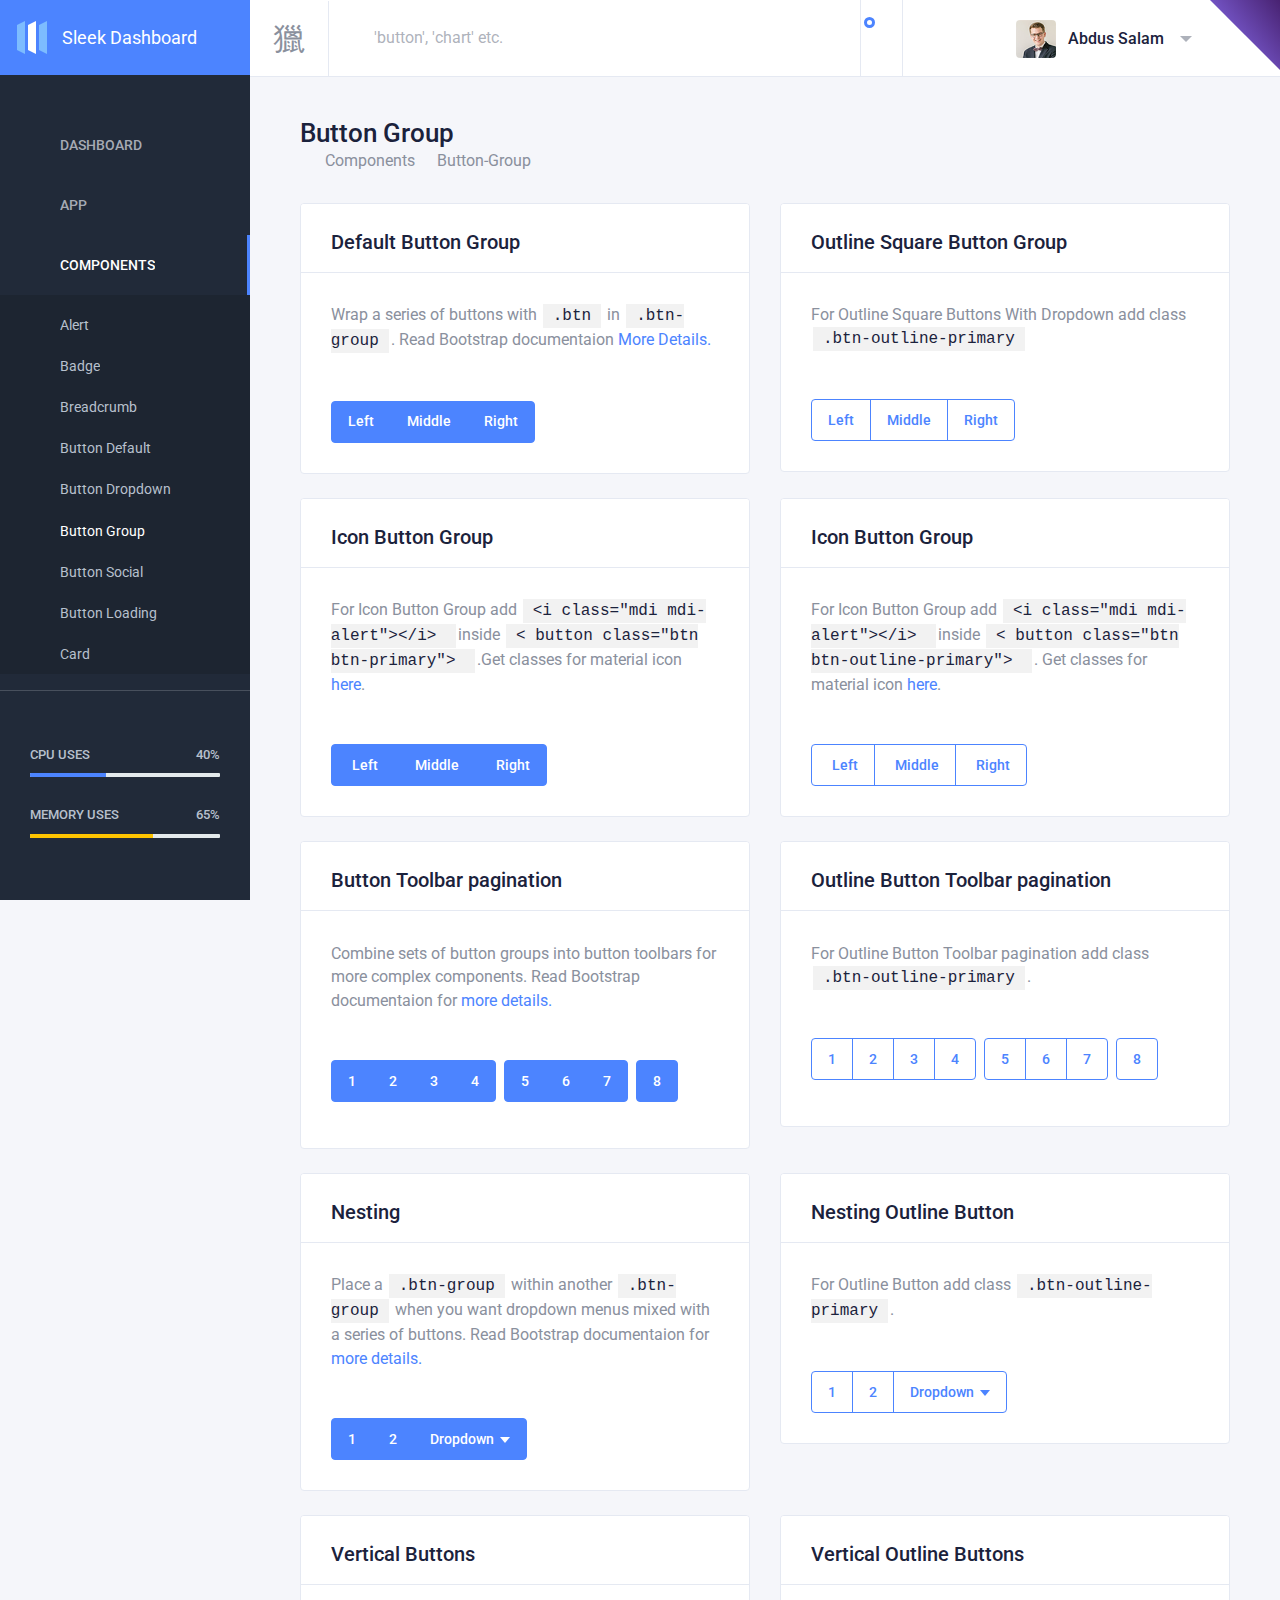
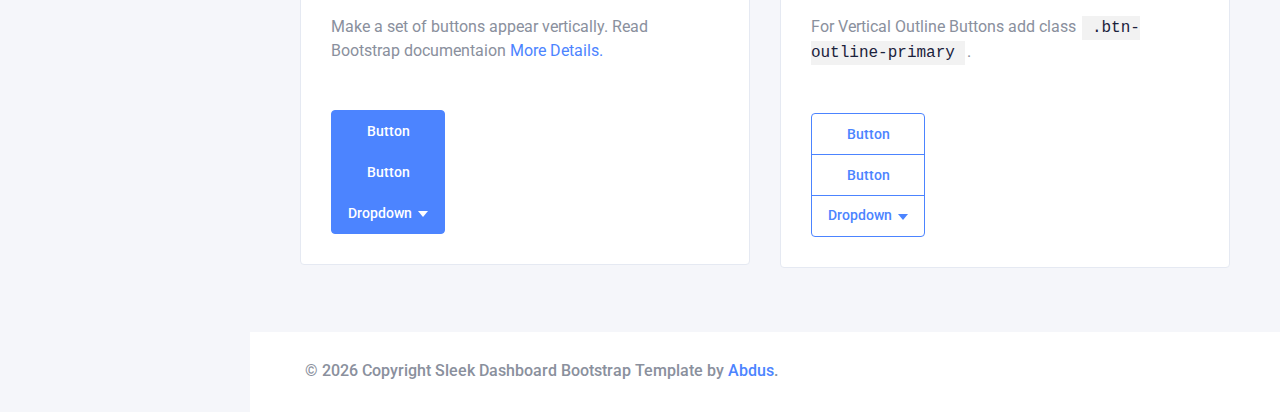
<file: button-group.html>
<!DOCTYPE html>
<html lang="en" dir="ltr">
<head>
  <meta charset="utf-8" />
  <meta http-equiv="X-UA-Compatible" content="IE=edge" />
  <meta name="viewport" content="width=device-width, initial-scale=1" />
  <meta name="description" content="Sleek Dashboard - Free Bootstrap 4 Admin Dashboard Template and UI Kit. It is very powerful bootstrap admin dashboard, which allows you to build products like admin panels, content management systems and CRMs etc.">


  <title>Button-group - Sleek Admin Dashboard Template</title>

  <!-- GOOGLE FONTS -->
  <link href="https://fonts.googleapis.com/css?family=Montserrat:400,500|Poppins:400,500,600,700|Roboto:400,500" rel="stylesheet" />
  <link href="https://cdn.materialdesignicons.com/4.4.95/css/materialdesignicons.min.css" rel="stylesheet" />


  <!-- PLUGINS CSS STYLE -->
  <link href="assets/plugins/nprogress/nprogress.css" rel="stylesheet" />

  

  <!-- SLEEK CSS -->
  <link id="sleek-css" rel="stylesheet" href="assets/css/sleek.css" />

  <!-- FAVICON -->
  <link href="assets/img/favicon.png" rel="shortcut icon" />

  

  <!--
    HTML5 shim and Respond.js for IE8 support of HTML5 elements and media queries
  -->
  <!-- WARNING: Respond.js doesn't work if you view the page via file:// -->
  <!--[if lt IE 9]>
    <script src="https://oss.maxcdn.com/html5shiv/3.7.2/html5shiv.min.js"></script>
    <script src="https://oss.maxcdn.com/respond/1.4.2/respond.min.js"></script>
  <![endif]-->
  <script src="assets/plugins/nprogress/nprogress.js"></script>
</head>


<body class="header-fixed sidebar-fixed sidebar-dark header-light" id="body">
  
  <script>
    NProgress.configure({ showSpinner: false });
    NProgress.start();
  </script>

  

  <div class="wrapper">
    <!-- Github Link -->
    <a href="https://github.com/tafcoder/sleek-dashboard"  target="_blank" class="github-link">
      <svg width="70" height="70" viewBox="0 0 250 250" aria-hidden="true">
        <defs>
          <linearGradient id="grad1" x1="0%" y1="75%" x2="100%" y2="0%">
            <stop offset="0%" style="stop-color:#896def;stop-opacity:1" />
            <stop offset="100%" style="stop-color:#482271;stop-opacity:1" />
          </linearGradient>
        </defs>
        <path d="M 0,0 L115,115 L115,115 L142,142 L250,250 L250,0 Z" fill="url(#grad1)"></path>
      </svg>
      <i class="mdi mdi-github-circle"></i>
    </a>

            <!--
          ====================================
          ——— LEFT SIDEBAR WITH FOOTER
          =====================================
        -->
        <aside class="left-sidebar bg-sidebar">
          <div id="sidebar" class="sidebar sidebar-with-footer">
            <!-- Aplication Brand -->
            <div class="app-brand">
              <a href="/index.html" title="Sleek Dashboard">
                <svg
                  class="brand-icon"
                  xmlns="http://www.w3.org/2000/svg"
                  preserveAspectRatio="xMidYMid"
                  width="30"
                  height="33"
                  viewBox="0 0 30 33"
                >
                  <g fill="none" fill-rule="evenodd">
                    <path
                      class="logo-fill-blue"
                      fill="#7DBCFF"
                      d="M0 4v25l8 4V0zM22 4v25l8 4V0z"
                    />
                    <path class="logo-fill-white" fill="#FFF" d="M11 4v25l8 4V0z" />
                  </g>
                </svg>
                <span class="brand-name text-truncate">Sleek Dashboard</span>
              </a>
            </div>
            <!-- begin sidebar scrollbar -->
            <div class="sidebar-scrollbar">

              <!-- sidebar menu -->
              <ul class="nav sidebar-inner" id="sidebar-menu">
                

                
                  <li  class="has-sub" >
                    <a class="sidenav-item-link" href="javascript:void(0)" data-toggle="collapse" data-target="#dashboard"
                      aria-expanded="false" aria-controls="dashboard">
                      <i class="mdi mdi-view-dashboard-outline"></i>
                      <span class="nav-text">Dashboard</span> <b class="caret"></b>
                    </a>
                    <ul  class="collapse"  id="dashboard"
                      data-parent="#sidebar-menu">
                      <div class="sub-menu">
                        
                        
                          
                            <li >
                              <a class="sidenav-item-link" href="index.html">
                                <span class="nav-text">Ecommerce</span>
                                
                              </a>
                            </li>
                          
                        

                        
                        
                          
                            <li >
                              <a class="sidenav-item-link" href="analytics.html">
                                <span class="nav-text">Analytics</span>
                                
                                <span class="badge badge-success">new</span>
                                
                              </a>
                            </li>
                          
                        

                        
                      </div>
                    </ul>
                  </li>
                

                

                
                  <li  class="has-sub" >
                    <a class="sidenav-item-link" href="javascript:void(0)" data-toggle="collapse" data-target="#app"
                      aria-expanded="false" aria-controls="app">
                      <i class="mdi mdi-pencil-box-multiple"></i>
                      <span class="nav-text">App</span> <b class="caret"></b>
                    </a>
                    <ul  class="collapse"  id="app"
                      data-parent="#sidebar-menu">
                      <div class="sub-menu">
                        
                        
                          
                            <li >
                              <a class="sidenav-item-link" href="chat.html">
                                <span class="nav-text">Chat</span>
                                
                              </a>
                            </li>
                          
                        

                        
                        
                          
                            <li >
                              <a class="sidenav-item-link" href="contacts.html">
                                <span class="nav-text">Contacts</span>
                                
                              </a>
                            </li>
                          
                        

                        
                        
                          
                            <li >
                              <a class="sidenav-item-link" href="team.html">
                                <span class="nav-text">Team</span>
                                
                              </a>
                            </li>
                          
                        

                        
                        
                          
                            <li >
                              <a class="sidenav-item-link" href="calendar.html">
                                <span class="nav-text">Calendar</span>
                                
                              </a>
                            </li>
                          
                        

                        
                      </div>
                    </ul>
                  </li>
                

                

                
                  <li  class="has-sub active expand" >
                    <a class="sidenav-item-link" href="javascript:void(0)" data-toggle="collapse" data-target="#components"
                      aria-expanded="false" aria-controls="components">
                      <i class="mdi mdi-folder-multiple-outline"></i>
                      <span class="nav-text">Components</span> <b class="caret"></b>
                    </a>
                    <ul  class="collapse show"  id="components"
                      data-parent="#sidebar-menu">
                      <div class="sub-menu">
                        
                        
                          
                            <li >
                              <a class="sidenav-item-link" href="alert.html">
                                <span class="nav-text">Alert</span>
                                
                              </a>
                            </li>
                          
                        

                        
                        
                          
                            <li >
                              <a class="sidenav-item-link" href="badge.html">
                                <span class="nav-text">Badge</span>
                                
                              </a>
                            </li>
                          
                        

                        
                        
                          
                            <li >
                              <a class="sidenav-item-link" href="breadcrumb.html">
                                <span class="nav-text">Breadcrumb</span>
                                
                              </a>
                            </li>
                          
                        

                        
                        
                          
                            <li >
                              <a class="sidenav-item-link" href="button-default.html">
                                <span class="nav-text">Button Default</span>
                                
                              </a>
                            </li>
                          
                        

                        
                        
                          
                            <li >
                              <a class="sidenav-item-link" href="button-dropdown.html">
                                <span class="nav-text">Button Dropdown</span>
                                
                              </a>
                            </li>
                          
                        

                        
                        
                          
                            <li  class="active" >
                              <a class="sidenav-item-link" href="button-group.html">
                                <span class="nav-text">Button Group</span>
                                
                              </a>
                            </li>
                          
                        

                        
                        
                          
                            <li >
                              <a class="sidenav-item-link" href="button-social.html">
                                <span class="nav-text">Button Social</span>
                                
                              </a>
                            </li>
                          
                        

                        
                        
                          
                            <li >
                              <a class="sidenav-item-link" href="button-loading.html">
                                <span class="nav-text">Button Loading</span>
                                
                              </a>
                            </li>
                          
                        

                        
                        
                          
                            <li >
                              <a class="sidenav-item-link" href="card.html">
                                <span class="nav-text">Card</span>
                                
                              </a>
                            </li>
                          
                        

                        
                        
                          
                            <li >
                              <a class="sidenav-item-link" href="carousel.html">
                                <span class="nav-text">Carousel</span>
                                
                              </a>
                            </li>
                          
                        

                        
                        
                          
                            <li >
                              <a class="sidenav-item-link" href="collapse.html">
                                <span class="nav-text">Collapse</span>
                                
                              </a>
                            </li>
                          
                        

                        
                        
                          
                            <li >
                              <a class="sidenav-item-link" href="list-group.html">
                                <span class="nav-text">List Group</span>
                                
                              </a>
                            </li>
                          
                        

                        
                        
                          
                            <li >
                              <a class="sidenav-item-link" href="modal.html">
                                <span class="nav-text">Modal</span>
                                
                              </a>
                            </li>
                          
                        

                        
                        
                          
                            <li >
                              <a class="sidenav-item-link" href="pagination.html">
                                <span class="nav-text">Pagination</span>
                                
                              </a>
                            </li>
                          
                        

                        
                        
                          
                            <li >
                              <a class="sidenav-item-link" href="popover-tooltip.html">
                                <span class="nav-text">Popover & Tooltip</span>
                                
                              </a>
                            </li>
                          
                        

                        
                        
                          
                            <li >
                              <a class="sidenav-item-link" href="progress-bar.html">
                                <span class="nav-text">Progress Bar</span>
                                
                              </a>
                            </li>
                          
                        

                        
                        
                          
                            <li >
                              <a class="sidenav-item-link" href="spinner.html">
                                <span class="nav-text">Spinner</span>
                                
                              </a>
                            </li>
                          
                        

                        
                        
                          
                            <li >
                              <a class="sidenav-item-link" href="switcher.html">
                                <span class="nav-text">Switcher</span>
                                
                              </a>
                            </li>
                          
                        

                        
                        
                          
                            <li >
                              <a class="sidenav-item-link" href="tab.html">
                                <span class="nav-text">Tab</span>
                                
                              </a>
                            </li>
                          
                        

                        
                      </div>
                    </ul>
                  </li>
                

                

                
                  <li  class="has-sub" >
                    <a class="sidenav-item-link" href="javascript:void(0)" data-toggle="collapse" data-target="#icons"
                      aria-expanded="false" aria-controls="icons">
                      <i class="mdi mdi-diamond-stone"></i>
                      <span class="nav-text">Icons</span> <b class="caret"></b>
                    </a>
                    <ul  class="collapse"  id="icons"
                      data-parent="#sidebar-menu">
                      <div class="sub-menu">
                        
                        
                          
                            <li >
                              <a class="sidenav-item-link" href="material-icon.html">
                                <span class="nav-text">Material Icon</span>
                                
                              </a>
                            </li>
                          
                        

                        
                        
                          
                            <li >
                              <a class="sidenav-item-link" href="flag-icon.html">
                                <span class="nav-text">Flag Icon</span>
                                
                              </a>
                            </li>
                          
                        

                        
                      </div>
                    </ul>
                  </li>
                

                

                
                  <li  class="has-sub" >
                    <a class="sidenav-item-link" href="javascript:void(0)" data-toggle="collapse" data-target="#forms"
                      aria-expanded="false" aria-controls="forms">
                      <i class="mdi mdi-email-mark-as-unread"></i>
                      <span class="nav-text">Forms</span> <b class="caret"></b>
                    </a>
                    <ul  class="collapse"  id="forms"
                      data-parent="#sidebar-menu">
                      <div class="sub-menu">
                        
                        
                          
                            <li >
                              <a class="sidenav-item-link" href="basic-input.html">
                                <span class="nav-text">Basic Input</span>
                                
                              </a>
                            </li>
                          
                        

                        
                        
                          
                            <li >
                              <a class="sidenav-item-link" href="input-group.html">
                                <span class="nav-text">Input Group</span>
                                
                              </a>
                            </li>
                          
                        

                        
                        
                          
                            <li >
                              <a class="sidenav-item-link" href="checkbox-radio.html">
                                <span class="nav-text">Checkbox & Radio</span>
                                
                              </a>
                            </li>
                          
                        

                        
                        
                          
                            <li >
                              <a class="sidenav-item-link" href="form-validation.html">
                                <span class="nav-text">Form Validation</span>
                                
                              </a>
                            </li>
                          
                        

                        
                        
                          
                            <li >
                              <a class="sidenav-item-link" href="form-advance.html">
                                <span class="nav-text">Form Advance</span>
                                
                              </a>
                            </li>
                          
                        

                        
                      </div>
                    </ul>
                  </li>
                

                

                
                  <li  class="has-sub" >
                    <a class="sidenav-item-link" href="javascript:void(0)" data-toggle="collapse" data-target="#tables"
                      aria-expanded="false" aria-controls="tables">
                      <i class="mdi mdi-table"></i>
                      <span class="nav-text">Tables</span> <b class="caret"></b>
                    </a>
                    <ul  class="collapse"  id="tables"
                      data-parent="#sidebar-menu">
                      <div class="sub-menu">
                        
                        
                          
                            <li >
                              <a class="sidenav-item-link" href="basic-tables.html">
                                <span class="nav-text">Basic Tables</span>
                                
                              </a>
                            </li>
                          
                        

                        
                        
                        <li  class="has-sub" >
                          <a class="sidenav-item-link" href="javascript:void(0)" data-toggle="collapse" data-target="#data-tables"
                            aria-expanded="false" aria-controls="data-tables">
                            <span class="nav-text">Data Tables</span> <b class="caret"></b>
                          </a>
                          <ul  class="collapse"  id="data-tables">
                            <div class="sub-menu">
                              
                              <li >
                                <a href="basic-data-table.html">Basic Data Table</a>
                              </li>
                              
                              <li >
                                <a href="responsive-data-table.html">Responsive Data Table</a>
                              </li>
                              
                              <li >
                                <a href="hoverable-data-table.html">Hoverable Data Table</a>
                              </li>
                              
                              <li >
                                <a href="expendable-data-table.html">Expendable Data Table</a>
                              </li>
                              
                            </div>
                          </ul>
                        </li>
                        

                        
                      </div>
                    </ul>
                  </li>
                

                

                
                  <li  class="has-sub" >
                    <a class="sidenav-item-link" href="javascript:void(0)" data-toggle="collapse" data-target="#maps"
                      aria-expanded="false" aria-controls="maps">
                      <i class="mdi mdi-google-maps"></i>
                      <span class="nav-text">Maps</span> <b class="caret"></b>
                    </a>
                    <ul  class="collapse"  id="maps"
                      data-parent="#sidebar-menu">
                      <div class="sub-menu">
                        
                        
                          
                            <li >
                              <a class="sidenav-item-link" href="google-map.html">
                                <span class="nav-text">Google Map</span>
                                
                              </a>
                            </li>
                          
                        

                        
                        
                          
                            <li >
                              <a class="sidenav-item-link" href="vector-map.html">
                                <span class="nav-text">Vector Map</span>
                                
                              </a>
                            </li>
                          
                        

                        
                      </div>
                    </ul>
                  </li>
                

                

                
                  <li  class="has-sub" >
                    <a class="sidenav-item-link" href="javascript:void(0)" data-toggle="collapse" data-target="#widgets"
                      aria-expanded="false" aria-controls="widgets">
                      <i class="mdi mdi-widgets"></i>
                      <span class="nav-text">Widgets</span> <b class="caret"></b>
                    </a>
                    <ul  class="collapse"  id="widgets"
                      data-parent="#sidebar-menu">
                      <div class="sub-menu">
                        
                        
                          
                            <li >
                              <a class="sidenav-item-link" href="general-widget.html">
                                <span class="nav-text">General Widget</span>
                                
                              </a>
                            </li>
                          
                        

                        
                        
                          
                            <li >
                              <a class="sidenav-item-link" href="chart-widget.html">
                                <span class="nav-text">Chart Widget</span>
                                
                              </a>
                            </li>
                          
                        

                        
                      </div>
                    </ul>
                  </li>
                

                

                
                  <li  class="has-sub" >
                    <a class="sidenav-item-link" href="javascript:void(0)" data-toggle="collapse" data-target="#charts"
                      aria-expanded="false" aria-controls="charts">
                      <i class="mdi mdi-chart-pie"></i>
                      <span class="nav-text">Charts</span> <b class="caret"></b>
                    </a>
                    <ul  class="collapse"  id="charts"
                      data-parent="#sidebar-menu">
                      <div class="sub-menu">
                        
                        
                          
                            <li >
                              <a class="sidenav-item-link" href="chartjs.html">
                                <span class="nav-text">ChartJS</span>
                                
                              </a>
                            </li>
                          
                        

                        
                      </div>
                    </ul>
                  </li>
                

                

                
                  <li  class="has-sub" >
                    <a class="sidenav-item-link" href="javascript:void(0)" data-toggle="collapse" data-target="#pages"
                      aria-expanded="false" aria-controls="pages">
                      <i class="mdi mdi-image-filter-none"></i>
                      <span class="nav-text">Pages</span> <b class="caret"></b>
                    </a>
                    <ul  class="collapse"  id="pages"
                      data-parent="#sidebar-menu">
                      <div class="sub-menu">
                        
                        
                          
                            <li >
                              <a class="sidenav-item-link" href="user-profile.html">
                                <span class="nav-text">User Profile</span>
                                
                              </a>
                            </li>
                          
                        

                        
                        
                        <li  class="has-sub" >
                          <a class="sidenav-item-link" href="javascript:void(0)" data-toggle="collapse" data-target="#authentication"
                            aria-expanded="false" aria-controls="authentication">
                            <span class="nav-text">Authentication</span> <b class="caret"></b>
                          </a>
                          <ul  class="collapse"  id="authentication">
                            <div class="sub-menu">
                              
                              <li >
                                <a href="sign-in.html">Sign In</a>
                              </li>
                              
                              <li >
                                <a href="sign-up.html">Sign Up</a>
                              </li>
                              
                            </div>
                          </ul>
                        </li>
                        

                        
                        
                        <li  class="has-sub" >
                          <a class="sidenav-item-link" href="javascript:void(0)" data-toggle="collapse" data-target="#others"
                            aria-expanded="false" aria-controls="others">
                            <span class="nav-text">Others</span> <b class="caret"></b>
                          </a>
                          <ul  class="collapse"  id="others">
                            <div class="sub-menu">
                              
                              <li >
                                <a href="invoice.html">Invoice</a>
                              </li>
                              
                              <li >
                                <a href="404.html">404 Page</a>
                              </li>
                              
                            </div>
                          </ul>
                        </li>
                        

                        
                      </div>
                    </ul>
                  </li>
                

                

                
                  <li  class="has-sub" >
                    <a class="sidenav-item-link" href="javascript:void(0)" data-toggle="collapse" data-target="#documentation"
                      aria-expanded="false" aria-controls="documentation">
                      <i class="mdi mdi-book-open-page-variant"></i>
                      <span class="nav-text">Documentation</span> <b class="caret"></b>
                    </a>
                    <ul  class="collapse"  id="documentation"
                      data-parent="#sidebar-menu">
                      <div class="sub-menu">
                        
                        
                          
                            <li class="section-title">
                              Getting Started
                            </li>
                          
                        

                        
                        
                          
                            <li >
                              <a class="sidenav-item-link" href="introduction.html">
                                <span class="nav-text">Introduction</span>
                                
                              </a>
                            </li>
                          
                        

                        
                        
                          
                            <li >
                              <a class="sidenav-item-link" href="quick-start.html">
                                <span class="nav-text">Quick Start</span>
                                
                              </a>
                            </li>
                          
                        

                        
                        
                          
                            <li >
                              <a class="sidenav-item-link" href="customization.html">
                                <span class="nav-text">Customization</span>
                                
                              </a>
                            </li>
                          
                        

                        
                        
                          
                            <li class="section-title">
                              Layouts
                            </li>
                          
                        

                        
                        
                        <li  class="has-sub" >
                          <a class="sidenav-item-link" href="javascript:void(0)" data-toggle="collapse" data-target="#headers"
                            aria-expanded="false" aria-controls="headers">
                            <span class="nav-text">Header Variations</span> <b class="caret"></b>
                          </a>
                          <ul  class="collapse"  id="headers">
                            <div class="sub-menu">
                              
                              <li >
                                <a href="header-fixed.html">Header Fixed</a>
                              </li>
                              
                              <li >
                                <a href="header-static.html">Header Static</a>
                              </li>
                              
                              <li >
                                <a href="header-light.html">Header Light</a>
                              </li>
                              
                              <li >
                                <a href="header-dark.html">Header Dark</a>
                              </li>
                              
                            </div>
                          </ul>
                        </li>
                        

                        
                        
                        <li  class="has-sub" >
                          <a class="sidenav-item-link" href="javascript:void(0)" data-toggle="collapse" data-target="#sidebar-navs"
                            aria-expanded="false" aria-controls="sidebar-navs">
                            <span class="nav-text">Sidebar Variations</span> <b class="caret"></b>
                          </a>
                          <ul  class="collapse"  id="sidebar-navs">
                            <div class="sub-menu">
                              
                              <li >
                                <a href="sidebar-fixed-default.html">Sidebar Fixed Default</a>
                              </li>
                              
                              <li >
                                <a href="sidebar-fixed-minified.html">Sidebar Fixed Minified</a>
                              </li>
                              
                              <li >
                                <a href="sidebar-fixed-offcanvas.html">Sidebar Fixed Offcanvas</a>
                              </li>
                              
                              <li >
                                <a href="sidebar-static-default.html">Sidebar Static Default</a>
                              </li>
                              
                              <li >
                                <a href="sidebar-static-minified.html">Sidebar Static Minified</a>
                              </li>
                              
                              <li >
                                <a href="sidebar-static-offcanvas.html">Sidebar Static Offcanvas</a>
                              </li>
                              
                              <li >
                                <a href="sidebar-with-footer.html">Sidebar With Footer</a>
                              </li>
                              
                              <li >
                                <a href="sidebar-without-footer.html">Sidebar Without Footer</a>
                              </li>
                              
                              <li >
                                <a href="right-sidebar.html">Right Sidebar</a>
                              </li>
                              
                            </div>
                          </ul>
                        </li>
                        

                        
                        
                          
                            <li >
                              <a class="sidenav-item-link" href="rtl.html">
                                <span class="nav-text">RTL Direction</span>
                                
                              </a>
                            </li>
                          
                        

                        
                      </div>
                    </ul>
                  </li>
                

                
              </ul>

            </div>

            <div class="sidebar-footer">
              <hr class="separator mb-0" />
              <div class="sidebar-footer-content">
                <h6 class="text-uppercase">
                  Cpu Uses <span class="float-right">40%</span>
                </h6>
                <div class="progress progress-xs">
                  <div
                    class="progress-bar active"
                    style="width: 40%;"
                    role="progressbar"
                  ></div>
                </div>
                <h6 class="text-uppercase">
                  Memory Uses <span class="float-right">65%</span>
                </h6>
                <div class="progress progress-xs">
                  <div
                    class="progress-bar progress-bar-warning"
                    style="width: 65%;"
                    role="progressbar"
                  ></div>
                </div>
              </div>
            </div>
          </div>
        </aside>


    <div class="page-wrapper">
                <!-- Header -->
          <header class="main-header " id="header">
            <nav class="navbar navbar-static-top navbar-expand-lg">
              <!-- Sidebar toggle button -->
              <button id="sidebar-toggler" class="sidebar-toggle">
                <span class="sr-only">Toggle navigation</span>
              </button>
              <!-- search form -->
              <div class="search-form d-none d-lg-inline-block">
                <div class="input-group">
                  <button type="button" name="search" id="search-btn" class="btn btn-flat">
                    <i class="mdi mdi-magnify"></i>
                  </button>
                  <input type="text" name="query" id="search-input" class="form-control" placeholder="'button', 'chart' etc."
                    autofocus autocomplete="off" />
                </div>
                <div id="search-results-container">
                  <ul id="search-results"></ul>
                </div>
              </div>

              <div class="navbar-right ">
                <ul class="nav navbar-nav">
                  <li class="dropdown notifications-menu">
                    <button class="dropdown-toggle" data-toggle="dropdown">
                      <i class="mdi mdi-bell-outline"></i>
                    </button>
                    <ul class="dropdown-menu dropdown-menu-right">
                      <li class="dropdown-header">You have 5 notifications</li>
                      <li>
                        <a href="#">
                          <i class="mdi mdi-account-plus"></i> New user registered
                          <span class=" font-size-12 d-inline-block float-right"><i class="mdi mdi-clock-outline"></i> 10 AM</span>
                        </a>
                      </li>
                      <li>
                        <a href="#">
                          <i class="mdi mdi-account-remove"></i> User deleted
                          <span class=" font-size-12 d-inline-block float-right"><i class="mdi mdi-clock-outline"></i> 07 AM</span>
                        </a>
                      </li>
                      <li>
                        <a href="#">
                          <i class="mdi mdi-chart-areaspline"></i> Sales report is ready
                          <span class=" font-size-12 d-inline-block float-right"><i class="mdi mdi-clock-outline"></i> 12 PM</span>
                        </a>
                      </li>
                      <li>
                        <a href="#">
                          <i class="mdi mdi-account-supervisor"></i> New client
                          <span class=" font-size-12 d-inline-block float-right"><i class="mdi mdi-clock-outline"></i> 10 AM</span>
                        </a>
                      </li>
                      <li>
                        <a href="#">
                          <i class="mdi mdi-server-network-off"></i> Server overloaded
                          <span class=" font-size-12 d-inline-block float-right"><i class="mdi mdi-clock-outline"></i> 05 AM</span>
                        </a>
                      </li>
                      <li class="dropdown-footer">
                        <a class="text-center" href="#"> View All </a>
                      </li>
                    </ul>
                  </li>
                  <li class="right-sidebar-in right-sidebar-2-menu">
                    <i class="mdi mdi-settings mdi-spin"></i>
                  </li>
                  <!-- User Account -->
                  <li class="dropdown user-menu">
                    <button href="#" class="dropdown-toggle nav-link" data-toggle="dropdown">
                      <img src="assets/img/user/user.png" class="user-image" alt="User Image" />
                      <span class="d-none d-lg-inline-block">Abdus Salam</span>
                    </button>
                    <ul class="dropdown-menu dropdown-menu-right">
                      <!-- User image -->
                      <li class="dropdown-header">
                        <img src="assets/img/user/user.png" class="img-circle" alt="User Image" />
                        <div class="d-inline-block">
                          Abdus Salam <small class="pt-1">iamabdus@gmail.com</small>
                        </div>
                      </li>

                      <li>
                        <a href="user-profile.html">
                          <i class="mdi mdi-account"></i> My Profile
                        </a>
                      </li>
                      <li>
                        <a href="#">
                          <i class="mdi mdi-email"></i> Message
                        </a>
                      </li>
                      <li>
                        <a href="#"> <i class="mdi mdi-diamond-stone"></i> Projects </a>
                      </li>
                      <li class="right-sidebar-in">
                        <a href="javascript:0"> <i class="mdi mdi-settings"></i> Setting </a>
                      </li>

                      <li class="dropdown-footer">
                        <a href="index.html"> <i class="mdi mdi-logout"></i> Log Out </a>
                      </li>
                    </ul>
                  </li>
                </ul>
              </div>
            </nav>


          </header>


      <div class="content-wrapper">
        <div class="content">					<div class="breadcrumb-wrapper">
						<h1>Button Group</h1>
						
        <nav aria-label="breadcrumb">
          <ol class="breadcrumb p-0">
            <li class="breadcrumb-item">
              <a href="index.html">
                <span class="mdi mdi-home"></span>                
              </a>
            </li>
            <li class="breadcrumb-item">
              components
            </li>
            <li class="breadcrumb-item" aria-current="page">button-group</li>
          </ol>
        </nav>

					</div>

					<div class="row">
						<div class="col-xl-6 ">
							<div class="card card-default">
								<div class="card-header card-header-border-bottom">
									<h2>Default Button Group</h2>
								</div>
								<div class="card-body">
									<p class="mb-5"> Wrap a series of buttons with <code>.btn</code> in <code>.btn-group</code>. Read Bootstrap documentaion <a href="https://getbootstrap.com/docs/4.4/components/button-group/#basic-example"
										 target="_blank"> More Details.</a></p>
									<div class="btn-group" role="group" aria-label="Basic example">
										<button type="button" class="btn btn-primary ">Left</button>
										<button type="button" class="btn btn-primary ">Middle</button>
										<button type="button" class="btn btn-primary ">Right</button>
									</div>
								</div>
							</div>
						</div>
						<div class="col-xl-6">
							<div class="card card-default">
								<div class="card-header card-header-border-bottom">
									<h2>Outline Square Button Group</h2>
								</div>
								<div class="card-body">
									<p class="mb-5"> For Outline Square Buttons With Dropdown add class <code> .btn-outline-primary</code></p>
									<div class="btn-group" role="group" aria-label="Basic example">
										<button type="button" class="btn btn-outline-primary">Left</button>
										<button type="button" class="btn btn-outline-primary">Middle</button>
										<button type="button" class="btn btn-outline-primary">Right</button>
									</div>
								</div>
							</div>
						</div>
						<div class="col-xl-6">
							<div class="card card-default">
								<div class="card-header card-header-border-bottom">
									<h2>Icon Button Group</h2>
								</div>
								<div class="card-body">
									<p class="mb-5"> For Icon Button Group add <code> &lt;i class="mdi mdi-alert"&gt;&lt;/i&gt; </code> inside <code> &lt; button class="btn btn-primary"&gt; </code>.Get classes for material icon <a href="material-icon.html">here</a>.
									</p>
									<div class="btn-group" role="group" aria-label="Basic example">
										<button type="button" class="btn btn-primary">
											<i class="mdi mdi-alert mr-1"></i> Left</button>
										<button type="button" class="btn btn-primary">
											<i class="mdi mdi-alert mr-1"></i> Middle</button>
										<button type="button" class="btn btn-primary">
											<i class="mdi mdi-alert mr-1"></i> Right</button>
									</div>
								</div>
							</div>
						</div>
						<div class="col-xl-6">
							<div class="card card-default">
								<div class="card-header card-header-border-bottom">
									<h2>Icon Button Group</h2>
								</div>
								<div class="card-body">
									<p class="mb-5"> For Icon Button Group add <code> &lt;i class="mdi mdi-alert"&gt;&lt;/i&gt; </code> inside <code> &lt; button class="btn btn-outline-primary"&gt; </code>. Get classes for material icon <a href="material-icon.html">here</a>.
									</p>
									<div class="btn-group" role="group" aria-label="Basic example">
										<button type="button" class="btn btn-outline-primary">
											<i class="mdi mdi-alert mr-1"></i> Left</button>
										<button type="button" class="btn btn-outline-primary">
											<i class="mdi mdi-alert mr-1"></i> Middle</button>
										<button type="button" class="btn btn-outline-primary">
											<i class="mdi mdi-alert mr-1"></i> Right</button>
									</div>
								</div>
							</div>
						</div>
						<div class="col-xl-6">
							<div class="card card-default">
								<div class="card-header card-header-border-bottom">
									<h2>Button Toolbar pagination</h2>
								</div>
								<div class="card-body">
									<p class="mb-5"> Combine sets of button groups into button toolbars for more complex components. Read Bootstrap
										documentaion for <a href="https://getbootstrap.com/docs/4.4/components/button-group/#basic-example" target="_blank"> more
											details.</a></p>
									<div class="btn-toolbar " role="toolbar" aria-label="Toolbar with button groups">
										<div class="btn-group mr-2 mb-3" role="group" aria-label="First group">
											<button type="button" class="btn btn-primary">1</button>
											<button type="button" class="btn btn-primary">2</button>
											<button type="button" class="btn btn-primary">3</button>
											<button type="button" class="btn btn-primary">4</button>
										</div>
										<div class="btn-group mr-2 mb-3" role="group" aria-label="Second group">
											<button type="button" class="btn btn-primary">5</button>
											<button type="button" class="btn btn-primary">6</button>
											<button type="button" class="btn btn-primary">7</button>
										</div>
										<div class="btn-group mb-3" role="group" aria-label="Third group">
											<button type="button" class="btn btn-primary">8</button>
										</div>
									</div>
								</div>
							</div>
						</div>
						<div class="col-xl-6">
							<div class="card card-default">
								<div class="card-header card-header-border-bottom">
									<h2>Outline Button Toolbar pagination</h2>
								</div>
								<div class="card-body">
									<p class="mb-5"> For Outline Button Toolbar pagination add class <code> .btn-outline-primary</code>.</p>
									<div class="btn-toolbar" role="toolbar" aria-label="Toolbar with button groups">
										<div class="btn-group mr-2 mb-3" role="group" aria-label="First group">
											<button type="button" class="btn btn-outline-primary">1</button>
											<button type="button" class="btn btn-outline-primary">2</button>
											<button type="button" class="btn btn-outline-primary">3</button>
											<button type="button" class="btn btn-outline-primary">4</button>
										</div>
										<div class="btn-group mr-2 mb-3" role="group" aria-label="Second group">
											<button type="button" class="btn btn-outline-primary">5</button>
											<button type="button" class="btn btn-outline-primary">6</button>
											<button type="button" class="btn btn-outline-primary">7</button>
										</div>
										<div class="btn-group mb-3" role="group" aria-label="Third group">
											<button type="button" class="btn btn-outline-primary">8</button>
										</div>
									</div>
								</div>
							</div>
						</div>
						<div class="col-xl-6">
							<div class="card card-default">
								<div class="card-header card-header-border-bottom">
									<h2>Nesting</h2>
								</div>
								<div class="card-body">
									<p class="mb-5"> Place a <code>.btn-group</code> within another <code>.btn-group</code> when you want dropdown menus mixed with a series of buttons. Read Bootstrap documentaion for <a href="https://getbootstrap.com/docs/4.4/components/button-group/#basic-example" target="_blank"> more
											details.</a></p>
									<div class="btn-group" role="group" aria-label="Button group with nested dropdown">
										<button type="button" class="btn btn-primary">1</button>
										<button type="button" class="btn btn-primary">2</button>

										<div class="btn-group" role="group">
											<button id="btnGroupDrop1" type="button" class="btn btn-primary dropdown-toggle" data-toggle="dropdown"
											aria-haspopup="true" aria-expanded="false">
												Dropdown
											</button>
											<div class="dropdown-menu" aria-labelledby="btnGroupDrop1">
												<a class="dropdown-item" href="#">Dropdown link</a>
												<a class="dropdown-item" href="#">Dropdown link</a>
											</div>
										</div>
									</div>
								</div>
							</div>
						</div>
						<div class="col-xl-6">
							<div class="card card-default">
								<div class="card-header card-header-border-bottom">
									<h2>Nesting Outline Button </h2>
								</div>
								<div class="card-body">
									<p class="mb-5"> For Outline Button add class <code> .btn-outline-primary</code>.</p>
									<div class="btn-group" role="group" aria-label="Button group with nested dropdown">
										<button type="button" class="btn btn-outline-primary">1</button>
										<button type="button" class="btn btn-outline-primary">2</button>

										<div class="btn-group" role="group">
											<button id="btnGroupDrop1" type="button" class="btn btn-outline-primary dropdown-toggle" data-toggle="dropdown"
											aria-haspopup="true" aria-expanded="false">
												Dropdown
											</button>
											<div class="dropdown-menu" aria-labelledby="btnGroupDrop1">
												<a class="dropdown-item" href="#">Dropdown link</a>
												<a class="dropdown-item" href="#">Dropdown link</a>
											</div>
										</div>
									</div>
								</div>
							</div>
						</div>
						<div class="col-xl-6">
							<div class="card card-default">
								<div class="card-header card-header-border-bottom">
									<h2>Vertical Buttons</h2>
								</div>
								<div class="card-body">
									<p class="mb-5"> Make a set of buttons appear vertically. Read Bootstrap documentaion <a href="https://getbootstrap.com/docs/4.4/components/button-group/#vertical-variation" target="_blank"> More Details.</a></p>
									<div class="btn-group-vertical" role="group" aria-label="Vertical button group">
										<button type="button" class="btn btn-primary">Button</button>
										<button type="button" class="btn btn-primary">Button</button>
										<div class="btn-group" role="group">
											<button id="btnGroupVerticalDrop1" type="button" class="btn btn-primary dropdown-toggle" data-toggle="dropdown"
											aria-haspopup="true" aria-expanded="false">
												Dropdown
											</button>
											<div class="dropdown-menu" aria-labelledby="btnGroupVerticalDrop1">
												<a class="dropdown-item" href="#">Dropdown link</a>
												<a class="dropdown-item" href="#">Dropdown link</a>
											</div>
										</div>
									</div>
								</div>
							</div>
						</div>
						<div class="col-xl-6">
							<div class="card card-default">
								<div class="card-header card-header-border-bottom">
									<h2>Vertical Outline Buttons</h2>
								</div>
								<div class="card-body">
									<p class="mb-5"> For Vertical Outline Buttons add class <code> .btn-outline-primary</code>.</p>
									<div class="btn-group-vertical" role="group" aria-label="Vertical button group">
										<button type="button" class="btn btn-outline-primary">Button</button>
										<button type="button" class="btn btn-outline-primary">Button</button>
										<div class="btn-group" role="group">
											<button id="btnGroupVerticalDrop1" type="button" class="btn btn-outline-primary dropdown-toggle"
											data-toggle="dropdown" aria-haspopup="true" aria-expanded="false">
												Dropdown
											</button>
											<div class="dropdown-menu" aria-labelledby="btnGroupVerticalDrop1">
												<a class="dropdown-item" href="#">Dropdown link</a>
												<a class="dropdown-item" href="#">Dropdown link</a>
											</div>
										</div>
									</div>
								</div>
							</div>
						</div>
					</div>
</div>

        

        <div class="right-sidebar-2">
    <div class="right-sidebar-container-2">
      <div class="slim-scroll-right-sidebar-2">

      <div class="right-sidebar-2-header">
        <h2>Layout Settings</h2>
        <p>User Interface Settings</p>
        <div class="btn-close-right-sidebar-2">
          <i class="mdi mdi-window-close"></i>
        </div>
      </div>

      <div class="right-sidebar-2-body">
        <span class="right-sidebar-2-subtitle">Header Layout</span>
        <div class="no-col-space">
          <a href="javascript:void(0);" class="btn-right-sidebar-2 header-fixed-to btn-right-sidebar-2-active">Fixed</a>
          <a href="javascript:void(0);" class="btn-right-sidebar-2 header-static-to">Static</a>
        </div>

        <span class="right-sidebar-2-subtitle">Sidebar Layout</span>
        <div class="no-col-space">
          <select class="right-sidebar-2-select" id="sidebar-option-select">
            <option value="sidebar-fixed">Fixed Default</option>
            <option value="sidebar-fixed-minified">Fixed Minified</option>
            <option value="sidebar-fixed-offcanvas">Fixed Offcanvas</option>
            <option value="sidebar-static">Static Default</option>
            <option value="sidebar-static-minified">Static Minified</option>
            <option value="sidebar-static-offcanvas">Static Offcanvas</option>
          </select>
        </div>

        <span class="right-sidebar-2-subtitle">Header Background</span>
        <div class="no-col-space">
          <a href="javascript:void(0);" class="btn-right-sidebar-2 btn-right-sidebar-2-active header-light-to">Light</a>
          <a href="javascript:void(0);" class="btn-right-sidebar-2 header-dark-to">Dark</a>
        </div>

        <span class="right-sidebar-2-subtitle">Navigation Background</span>
        <div class="no-col-space">
          <a href="javascript:void(0);" class="btn-right-sidebar-2 btn-right-sidebar-2-active sidebar-dark-to">Dark</a>
          <a href="javascript:void(0);" class="btn-right-sidebar-2 sidebar-light-to">Light</a>
        </div>

        <span class="right-sidebar-2-subtitle">Direction</span>
        <div class="no-col-space">
          <a href="javascript:void(0);" class="btn-right-sidebar-2 btn-right-sidebar-2-active ltr-to">LTR</a>
          <a href="javascript:void(0);" class="btn-right-sidebar-2 rtl-to">RTL</a>
        </div>

        <div class="d-flex justify-content-center" style="padding-top: 30px">
          <div id="reset-options" style="width: auto; cursor: pointer" class="btn-right-sidebar-2 btn-reset">Reset
            Settings</div>
        </div>

      </div>

    </div>
  </div>

</div>

      </div>

                <footer class="footer mt-auto">
            <div class="copyright bg-white">
              <p>
                &copy; <span id="copy-year">2019</span> Copyright Sleek Dashboard Bootstrap Template by
                <a
                  class="text-primary"
                  href="http://www.iamabdus.com/"
                  target="_blank"
                  >Abdus</a
                >.
              </p>
            </div>
            <script>
                var d = new Date();
                var year = d.getFullYear();
                document.getElementById("copy-year").innerHTML = year;
            </script>
          </footer>

    </div>
  </div>

  <script src="assets/plugins/jquery/jquery.min.js"></script>
<script src="assets/plugins/slimscrollbar/jquery.slimscroll.min.js"></script>
<script src="assets/plugins/jekyll-search.min.js"></script>



<script src="assets/js/sleek.bundle.js"></script>
</body>

</html>
</file>
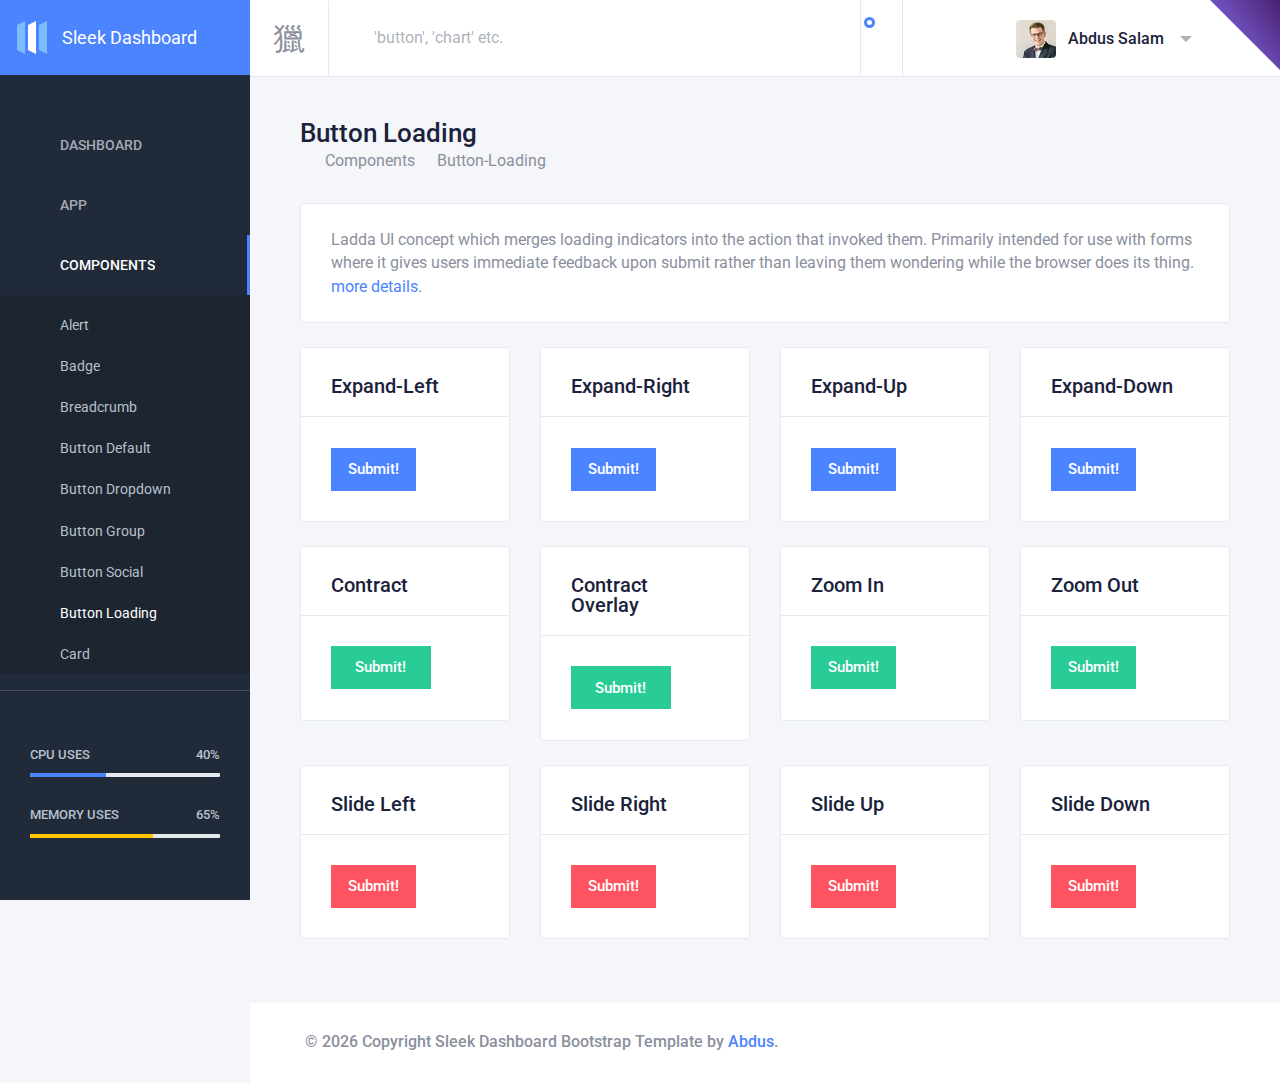
<file: button-loading.html>
<!DOCTYPE html>
<html lang="en" dir="ltr">
<head>
  <meta charset="utf-8" />
  <meta http-equiv="X-UA-Compatible" content="IE=edge" />
  <meta name="viewport" content="width=device-width, initial-scale=1" />
  <meta name="description" content="Sleek Dashboard - Free Bootstrap 4 Admin Dashboard Template and UI Kit. It is very powerful bootstrap admin dashboard, which allows you to build products like admin panels, content management systems and CRMs etc.">


  <title>Button-loading - Sleek Admin Dashboard Template</title>

  <!-- GOOGLE FONTS -->
  <link href="https://fonts.googleapis.com/css?family=Montserrat:400,500|Poppins:400,500,600,700|Roboto:400,500" rel="stylesheet" />
  <link href="https://cdn.materialdesignicons.com/4.4.95/css/materialdesignicons.min.css" rel="stylesheet" />


  <!-- PLUGINS CSS STYLE -->
  <link href="assets/plugins/nprogress/nprogress.css" rel="stylesheet" />

  
  
  <link href="assets/plugins/ladda/ladda.min.css" rel="stylesheet" />
  
  

  <!-- SLEEK CSS -->
  <link id="sleek-css" rel="stylesheet" href="assets/css/sleek.css" />

  <!-- FAVICON -->
  <link href="assets/img/favicon.png" rel="shortcut icon" />

  

  <!--
    HTML5 shim and Respond.js for IE8 support of HTML5 elements and media queries
  -->
  <!-- WARNING: Respond.js doesn't work if you view the page via file:// -->
  <!--[if lt IE 9]>
    <script src="https://oss.maxcdn.com/html5shiv/3.7.2/html5shiv.min.js"></script>
    <script src="https://oss.maxcdn.com/respond/1.4.2/respond.min.js"></script>
  <![endif]-->
  <script src="assets/plugins/nprogress/nprogress.js"></script>
</head>


<body class="header-fixed sidebar-fixed sidebar-dark header-light" id="body">
  
  <script>
    NProgress.configure({ showSpinner: false });
    NProgress.start();
  </script>

  

  <div class="wrapper">
    <!-- Github Link -->
    <a href="https://github.com/tafcoder/sleek-dashboard"  target="_blank" class="github-link">
      <svg width="70" height="70" viewBox="0 0 250 250" aria-hidden="true">
        <defs>
          <linearGradient id="grad1" x1="0%" y1="75%" x2="100%" y2="0%">
            <stop offset="0%" style="stop-color:#896def;stop-opacity:1" />
            <stop offset="100%" style="stop-color:#482271;stop-opacity:1" />
          </linearGradient>
        </defs>
        <path d="M 0,0 L115,115 L115,115 L142,142 L250,250 L250,0 Z" fill="url(#grad1)"></path>
      </svg>
      <i class="mdi mdi-github-circle"></i>
    </a>

            <!--
          ====================================
          ——— LEFT SIDEBAR WITH FOOTER
          =====================================
        -->
        <aside class="left-sidebar bg-sidebar">
          <div id="sidebar" class="sidebar sidebar-with-footer">
            <!-- Aplication Brand -->
            <div class="app-brand">
              <a href="/index.html" title="Sleek Dashboard">
                <svg
                  class="brand-icon"
                  xmlns="http://www.w3.org/2000/svg"
                  preserveAspectRatio="xMidYMid"
                  width="30"
                  height="33"
                  viewBox="0 0 30 33"
                >
                  <g fill="none" fill-rule="evenodd">
                    <path
                      class="logo-fill-blue"
                      fill="#7DBCFF"
                      d="M0 4v25l8 4V0zM22 4v25l8 4V0z"
                    />
                    <path class="logo-fill-white" fill="#FFF" d="M11 4v25l8 4V0z" />
                  </g>
                </svg>
                <span class="brand-name text-truncate">Sleek Dashboard</span>
              </a>
            </div>
            <!-- begin sidebar scrollbar -->
            <div class="sidebar-scrollbar">

              <!-- sidebar menu -->
              <ul class="nav sidebar-inner" id="sidebar-menu">
                

                
                  <li  class="has-sub" >
                    <a class="sidenav-item-link" href="javascript:void(0)" data-toggle="collapse" data-target="#dashboard"
                      aria-expanded="false" aria-controls="dashboard">
                      <i class="mdi mdi-view-dashboard-outline"></i>
                      <span class="nav-text">Dashboard</span> <b class="caret"></b>
                    </a>
                    <ul  class="collapse"  id="dashboard"
                      data-parent="#sidebar-menu">
                      <div class="sub-menu">
                        
                        
                          
                            <li >
                              <a class="sidenav-item-link" href="index.html">
                                <span class="nav-text">Ecommerce</span>
                                
                              </a>
                            </li>
                          
                        

                        
                        
                          
                            <li >
                              <a class="sidenav-item-link" href="analytics.html">
                                <span class="nav-text">Analytics</span>
                                
                                <span class="badge badge-success">new</span>
                                
                              </a>
                            </li>
                          
                        

                        
                      </div>
                    </ul>
                  </li>
                

                

                
                  <li  class="has-sub" >
                    <a class="sidenav-item-link" href="javascript:void(0)" data-toggle="collapse" data-target="#app"
                      aria-expanded="false" aria-controls="app">
                      <i class="mdi mdi-pencil-box-multiple"></i>
                      <span class="nav-text">App</span> <b class="caret"></b>
                    </a>
                    <ul  class="collapse"  id="app"
                      data-parent="#sidebar-menu">
                      <div class="sub-menu">
                        
                        
                          
                            <li >
                              <a class="sidenav-item-link" href="chat.html">
                                <span class="nav-text">Chat</span>
                                
                              </a>
                            </li>
                          
                        

                        
                        
                          
                            <li >
                              <a class="sidenav-item-link" href="contacts.html">
                                <span class="nav-text">Contacts</span>
                                
                              </a>
                            </li>
                          
                        

                        
                        
                          
                            <li >
                              <a class="sidenav-item-link" href="team.html">
                                <span class="nav-text">Team</span>
                                
                              </a>
                            </li>
                          
                        

                        
                        
                          
                            <li >
                              <a class="sidenav-item-link" href="calendar.html">
                                <span class="nav-text">Calendar</span>
                                
                              </a>
                            </li>
                          
                        

                        
                      </div>
                    </ul>
                  </li>
                

                

                
                  <li  class="has-sub active expand" >
                    <a class="sidenav-item-link" href="javascript:void(0)" data-toggle="collapse" data-target="#components"
                      aria-expanded="false" aria-controls="components">
                      <i class="mdi mdi-folder-multiple-outline"></i>
                      <span class="nav-text">Components</span> <b class="caret"></b>
                    </a>
                    <ul  class="collapse show"  id="components"
                      data-parent="#sidebar-menu">
                      <div class="sub-menu">
                        
                        
                          
                            <li >
                              <a class="sidenav-item-link" href="alert.html">
                                <span class="nav-text">Alert</span>
                                
                              </a>
                            </li>
                          
                        

                        
                        
                          
                            <li >
                              <a class="sidenav-item-link" href="badge.html">
                                <span class="nav-text">Badge</span>
                                
                              </a>
                            </li>
                          
                        

                        
                        
                          
                            <li >
                              <a class="sidenav-item-link" href="breadcrumb.html">
                                <span class="nav-text">Breadcrumb</span>
                                
                              </a>
                            </li>
                          
                        

                        
                        
                          
                            <li >
                              <a class="sidenav-item-link" href="button-default.html">
                                <span class="nav-text">Button Default</span>
                                
                              </a>
                            </li>
                          
                        

                        
                        
                          
                            <li >
                              <a class="sidenav-item-link" href="button-dropdown.html">
                                <span class="nav-text">Button Dropdown</span>
                                
                              </a>
                            </li>
                          
                        

                        
                        
                          
                            <li >
                              <a class="sidenav-item-link" href="button-group.html">
                                <span class="nav-text">Button Group</span>
                                
                              </a>
                            </li>
                          
                        

                        
                        
                          
                            <li >
                              <a class="sidenav-item-link" href="button-social.html">
                                <span class="nav-text">Button Social</span>
                                
                              </a>
                            </li>
                          
                        

                        
                        
                          
                            <li  class="active" >
                              <a class="sidenav-item-link" href="button-loading.html">
                                <span class="nav-text">Button Loading</span>
                                
                              </a>
                            </li>
                          
                        

                        
                        
                          
                            <li >
                              <a class="sidenav-item-link" href="card.html">
                                <span class="nav-text">Card</span>
                                
                              </a>
                            </li>
                          
                        

                        
                        
                          
                            <li >
                              <a class="sidenav-item-link" href="carousel.html">
                                <span class="nav-text">Carousel</span>
                                
                              </a>
                            </li>
                          
                        

                        
                        
                          
                            <li >
                              <a class="sidenav-item-link" href="collapse.html">
                                <span class="nav-text">Collapse</span>
                                
                              </a>
                            </li>
                          
                        

                        
                        
                          
                            <li >
                              <a class="sidenav-item-link" href="list-group.html">
                                <span class="nav-text">List Group</span>
                                
                              </a>
                            </li>
                          
                        

                        
                        
                          
                            <li >
                              <a class="sidenav-item-link" href="modal.html">
                                <span class="nav-text">Modal</span>
                                
                              </a>
                            </li>
                          
                        

                        
                        
                          
                            <li >
                              <a class="sidenav-item-link" href="pagination.html">
                                <span class="nav-text">Pagination</span>
                                
                              </a>
                            </li>
                          
                        

                        
                        
                          
                            <li >
                              <a class="sidenav-item-link" href="popover-tooltip.html">
                                <span class="nav-text">Popover & Tooltip</span>
                                
                              </a>
                            </li>
                          
                        

                        
                        
                          
                            <li >
                              <a class="sidenav-item-link" href="progress-bar.html">
                                <span class="nav-text">Progress Bar</span>
                                
                              </a>
                            </li>
                          
                        

                        
                        
                          
                            <li >
                              <a class="sidenav-item-link" href="spinner.html">
                                <span class="nav-text">Spinner</span>
                                
                              </a>
                            </li>
                          
                        

                        
                        
                          
                            <li >
                              <a class="sidenav-item-link" href="switcher.html">
                                <span class="nav-text">Switcher</span>
                                
                              </a>
                            </li>
                          
                        

                        
                        
                          
                            <li >
                              <a class="sidenav-item-link" href="tab.html">
                                <span class="nav-text">Tab</span>
                                
                              </a>
                            </li>
                          
                        

                        
                      </div>
                    </ul>
                  </li>
                

                

                
                  <li  class="has-sub" >
                    <a class="sidenav-item-link" href="javascript:void(0)" data-toggle="collapse" data-target="#icons"
                      aria-expanded="false" aria-controls="icons">
                      <i class="mdi mdi-diamond-stone"></i>
                      <span class="nav-text">Icons</span> <b class="caret"></b>
                    </a>
                    <ul  class="collapse"  id="icons"
                      data-parent="#sidebar-menu">
                      <div class="sub-menu">
                        
                        
                          
                            <li >
                              <a class="sidenav-item-link" href="material-icon.html">
                                <span class="nav-text">Material Icon</span>
                                
                              </a>
                            </li>
                          
                        

                        
                        
                          
                            <li >
                              <a class="sidenav-item-link" href="flag-icon.html">
                                <span class="nav-text">Flag Icon</span>
                                
                              </a>
                            </li>
                          
                        

                        
                      </div>
                    </ul>
                  </li>
                

                

                
                  <li  class="has-sub" >
                    <a class="sidenav-item-link" href="javascript:void(0)" data-toggle="collapse" data-target="#forms"
                      aria-expanded="false" aria-controls="forms">
                      <i class="mdi mdi-email-mark-as-unread"></i>
                      <span class="nav-text">Forms</span> <b class="caret"></b>
                    </a>
                    <ul  class="collapse"  id="forms"
                      data-parent="#sidebar-menu">
                      <div class="sub-menu">
                        
                        
                          
                            <li >
                              <a class="sidenav-item-link" href="basic-input.html">
                                <span class="nav-text">Basic Input</span>
                                
                              </a>
                            </li>
                          
                        

                        
                        
                          
                            <li >
                              <a class="sidenav-item-link" href="input-group.html">
                                <span class="nav-text">Input Group</span>
                                
                              </a>
                            </li>
                          
                        

                        
                        
                          
                            <li >
                              <a class="sidenav-item-link" href="checkbox-radio.html">
                                <span class="nav-text">Checkbox & Radio</span>
                                
                              </a>
                            </li>
                          
                        

                        
                        
                          
                            <li >
                              <a class="sidenav-item-link" href="form-validation.html">
                                <span class="nav-text">Form Validation</span>
                                
                              </a>
                            </li>
                          
                        

                        
                        
                          
                            <li >
                              <a class="sidenav-item-link" href="form-advance.html">
                                <span class="nav-text">Form Advance</span>
                                
                              </a>
                            </li>
                          
                        

                        
                      </div>
                    </ul>
                  </li>
                

                

                
                  <li  class="has-sub" >
                    <a class="sidenav-item-link" href="javascript:void(0)" data-toggle="collapse" data-target="#tables"
                      aria-expanded="false" aria-controls="tables">
                      <i class="mdi mdi-table"></i>
                      <span class="nav-text">Tables</span> <b class="caret"></b>
                    </a>
                    <ul  class="collapse"  id="tables"
                      data-parent="#sidebar-menu">
                      <div class="sub-menu">
                        
                        
                          
                            <li >
                              <a class="sidenav-item-link" href="basic-tables.html">
                                <span class="nav-text">Basic Tables</span>
                                
                              </a>
                            </li>
                          
                        

                        
                        
                        <li  class="has-sub" >
                          <a class="sidenav-item-link" href="javascript:void(0)" data-toggle="collapse" data-target="#data-tables"
                            aria-expanded="false" aria-controls="data-tables">
                            <span class="nav-text">Data Tables</span> <b class="caret"></b>
                          </a>
                          <ul  class="collapse"  id="data-tables">
                            <div class="sub-menu">
                              
                              <li >
                                <a href="basic-data-table.html">Basic Data Table</a>
                              </li>
                              
                              <li >
                                <a href="responsive-data-table.html">Responsive Data Table</a>
                              </li>
                              
                              <li >
                                <a href="hoverable-data-table.html">Hoverable Data Table</a>
                              </li>
                              
                              <li >
                                <a href="expendable-data-table.html">Expendable Data Table</a>
                              </li>
                              
                            </div>
                          </ul>
                        </li>
                        

                        
                      </div>
                    </ul>
                  </li>
                

                

                
                  <li  class="has-sub" >
                    <a class="sidenav-item-link" href="javascript:void(0)" data-toggle="collapse" data-target="#maps"
                      aria-expanded="false" aria-controls="maps">
                      <i class="mdi mdi-google-maps"></i>
                      <span class="nav-text">Maps</span> <b class="caret"></b>
                    </a>
                    <ul  class="collapse"  id="maps"
                      data-parent="#sidebar-menu">
                      <div class="sub-menu">
                        
                        
                          
                            <li >
                              <a class="sidenav-item-link" href="google-map.html">
                                <span class="nav-text">Google Map</span>
                                
                              </a>
                            </li>
                          
                        

                        
                        
                          
                            <li >
                              <a class="sidenav-item-link" href="vector-map.html">
                                <span class="nav-text">Vector Map</span>
                                
                              </a>
                            </li>
                          
                        

                        
                      </div>
                    </ul>
                  </li>
                

                

                
                  <li  class="has-sub" >
                    <a class="sidenav-item-link" href="javascript:void(0)" data-toggle="collapse" data-target="#widgets"
                      aria-expanded="false" aria-controls="widgets">
                      <i class="mdi mdi-widgets"></i>
                      <span class="nav-text">Widgets</span> <b class="caret"></b>
                    </a>
                    <ul  class="collapse"  id="widgets"
                      data-parent="#sidebar-menu">
                      <div class="sub-menu">
                        
                        
                          
                            <li >
                              <a class="sidenav-item-link" href="general-widget.html">
                                <span class="nav-text">General Widget</span>
                                
                              </a>
                            </li>
                          
                        

                        
                        
                          
                            <li >
                              <a class="sidenav-item-link" href="chart-widget.html">
                                <span class="nav-text">Chart Widget</span>
                                
                              </a>
                            </li>
                          
                        

                        
                      </div>
                    </ul>
                  </li>
                

                

                
                  <li  class="has-sub" >
                    <a class="sidenav-item-link" href="javascript:void(0)" data-toggle="collapse" data-target="#charts"
                      aria-expanded="false" aria-controls="charts">
                      <i class="mdi mdi-chart-pie"></i>
                      <span class="nav-text">Charts</span> <b class="caret"></b>
                    </a>
                    <ul  class="collapse"  id="charts"
                      data-parent="#sidebar-menu">
                      <div class="sub-menu">
                        
                        
                          
                            <li >
                              <a class="sidenav-item-link" href="chartjs.html">
                                <span class="nav-text">ChartJS</span>
                                
                              </a>
                            </li>
                          
                        

                        
                      </div>
                    </ul>
                  </li>
                

                

                
                  <li  class="has-sub" >
                    <a class="sidenav-item-link" href="javascript:void(0)" data-toggle="collapse" data-target="#pages"
                      aria-expanded="false" aria-controls="pages">
                      <i class="mdi mdi-image-filter-none"></i>
                      <span class="nav-text">Pages</span> <b class="caret"></b>
                    </a>
                    <ul  class="collapse"  id="pages"
                      data-parent="#sidebar-menu">
                      <div class="sub-menu">
                        
                        
                          
                            <li >
                              <a class="sidenav-item-link" href="user-profile.html">
                                <span class="nav-text">User Profile</span>
                                
                              </a>
                            </li>
                          
                        

                        
                        
                        <li  class="has-sub" >
                          <a class="sidenav-item-link" href="javascript:void(0)" data-toggle="collapse" data-target="#authentication"
                            aria-expanded="false" aria-controls="authentication">
                            <span class="nav-text">Authentication</span> <b class="caret"></b>
                          </a>
                          <ul  class="collapse"  id="authentication">
                            <div class="sub-menu">
                              
                              <li >
                                <a href="sign-in.html">Sign In</a>
                              </li>
                              
                              <li >
                                <a href="sign-up.html">Sign Up</a>
                              </li>
                              
                            </div>
                          </ul>
                        </li>
                        

                        
                        
                        <li  class="has-sub" >
                          <a class="sidenav-item-link" href="javascript:void(0)" data-toggle="collapse" data-target="#others"
                            aria-expanded="false" aria-controls="others">
                            <span class="nav-text">Others</span> <b class="caret"></b>
                          </a>
                          <ul  class="collapse"  id="others">
                            <div class="sub-menu">
                              
                              <li >
                                <a href="invoice.html">Invoice</a>
                              </li>
                              
                              <li >
                                <a href="404.html">404 Page</a>
                              </li>
                              
                            </div>
                          </ul>
                        </li>
                        

                        
                      </div>
                    </ul>
                  </li>
                

                

                
                  <li  class="has-sub" >
                    <a class="sidenav-item-link" href="javascript:void(0)" data-toggle="collapse" data-target="#documentation"
                      aria-expanded="false" aria-controls="documentation">
                      <i class="mdi mdi-book-open-page-variant"></i>
                      <span class="nav-text">Documentation</span> <b class="caret"></b>
                    </a>
                    <ul  class="collapse"  id="documentation"
                      data-parent="#sidebar-menu">
                      <div class="sub-menu">
                        
                        
                          
                            <li class="section-title">
                              Getting Started
                            </li>
                          
                        

                        
                        
                          
                            <li >
                              <a class="sidenav-item-link" href="introduction.html">
                                <span class="nav-text">Introduction</span>
                                
                              </a>
                            </li>
                          
                        

                        
                        
                          
                            <li >
                              <a class="sidenav-item-link" href="quick-start.html">
                                <span class="nav-text">Quick Start</span>
                                
                              </a>
                            </li>
                          
                        

                        
                        
                          
                            <li >
                              <a class="sidenav-item-link" href="customization.html">
                                <span class="nav-text">Customization</span>
                                
                              </a>
                            </li>
                          
                        

                        
                        
                          
                            <li class="section-title">
                              Layouts
                            </li>
                          
                        

                        
                        
                        <li  class="has-sub" >
                          <a class="sidenav-item-link" href="javascript:void(0)" data-toggle="collapse" data-target="#headers"
                            aria-expanded="false" aria-controls="headers">
                            <span class="nav-text">Header Variations</span> <b class="caret"></b>
                          </a>
                          <ul  class="collapse"  id="headers">
                            <div class="sub-menu">
                              
                              <li >
                                <a href="header-fixed.html">Header Fixed</a>
                              </li>
                              
                              <li >
                                <a href="header-static.html">Header Static</a>
                              </li>
                              
                              <li >
                                <a href="header-light.html">Header Light</a>
                              </li>
                              
                              <li >
                                <a href="header-dark.html">Header Dark</a>
                              </li>
                              
                            </div>
                          </ul>
                        </li>
                        

                        
                        
                        <li  class="has-sub" >
                          <a class="sidenav-item-link" href="javascript:void(0)" data-toggle="collapse" data-target="#sidebar-navs"
                            aria-expanded="false" aria-controls="sidebar-navs">
                            <span class="nav-text">Sidebar Variations</span> <b class="caret"></b>
                          </a>
                          <ul  class="collapse"  id="sidebar-navs">
                            <div class="sub-menu">
                              
                              <li >
                                <a href="sidebar-fixed-default.html">Sidebar Fixed Default</a>
                              </li>
                              
                              <li >
                                <a href="sidebar-fixed-minified.html">Sidebar Fixed Minified</a>
                              </li>
                              
                              <li >
                                <a href="sidebar-fixed-offcanvas.html">Sidebar Fixed Offcanvas</a>
                              </li>
                              
                              <li >
                                <a href="sidebar-static-default.html">Sidebar Static Default</a>
                              </li>
                              
                              <li >
                                <a href="sidebar-static-minified.html">Sidebar Static Minified</a>
                              </li>
                              
                              <li >
                                <a href="sidebar-static-offcanvas.html">Sidebar Static Offcanvas</a>
                              </li>
                              
                              <li >
                                <a href="sidebar-with-footer.html">Sidebar With Footer</a>
                              </li>
                              
                              <li >
                                <a href="sidebar-without-footer.html">Sidebar Without Footer</a>
                              </li>
                              
                              <li >
                                <a href="right-sidebar.html">Right Sidebar</a>
                              </li>
                              
                            </div>
                          </ul>
                        </li>
                        

                        
                        
                          
                            <li >
                              <a class="sidenav-item-link" href="rtl.html">
                                <span class="nav-text">RTL Direction</span>
                                
                              </a>
                            </li>
                          
                        

                        
                      </div>
                    </ul>
                  </li>
                

                
              </ul>

            </div>

            <div class="sidebar-footer">
              <hr class="separator mb-0" />
              <div class="sidebar-footer-content">
                <h6 class="text-uppercase">
                  Cpu Uses <span class="float-right">40%</span>
                </h6>
                <div class="progress progress-xs">
                  <div
                    class="progress-bar active"
                    style="width: 40%;"
                    role="progressbar"
                  ></div>
                </div>
                <h6 class="text-uppercase">
                  Memory Uses <span class="float-right">65%</span>
                </h6>
                <div class="progress progress-xs">
                  <div
                    class="progress-bar progress-bar-warning"
                    style="width: 65%;"
                    role="progressbar"
                  ></div>
                </div>
              </div>
            </div>
          </div>
        </aside>


    <div class="page-wrapper">
                <!-- Header -->
          <header class="main-header " id="header">
            <nav class="navbar navbar-static-top navbar-expand-lg">
              <!-- Sidebar toggle button -->
              <button id="sidebar-toggler" class="sidebar-toggle">
                <span class="sr-only">Toggle navigation</span>
              </button>
              <!-- search form -->
              <div class="search-form d-none d-lg-inline-block">
                <div class="input-group">
                  <button type="button" name="search" id="search-btn" class="btn btn-flat">
                    <i class="mdi mdi-magnify"></i>
                  </button>
                  <input type="text" name="query" id="search-input" class="form-control" placeholder="'button', 'chart' etc."
                    autofocus autocomplete="off" />
                </div>
                <div id="search-results-container">
                  <ul id="search-results"></ul>
                </div>
              </div>

              <div class="navbar-right ">
                <ul class="nav navbar-nav">
                  <li class="dropdown notifications-menu">
                    <button class="dropdown-toggle" data-toggle="dropdown">
                      <i class="mdi mdi-bell-outline"></i>
                    </button>
                    <ul class="dropdown-menu dropdown-menu-right">
                      <li class="dropdown-header">You have 5 notifications</li>
                      <li>
                        <a href="#">
                          <i class="mdi mdi-account-plus"></i> New user registered
                          <span class=" font-size-12 d-inline-block float-right"><i class="mdi mdi-clock-outline"></i> 10 AM</span>
                        </a>
                      </li>
                      <li>
                        <a href="#">
                          <i class="mdi mdi-account-remove"></i> User deleted
                          <span class=" font-size-12 d-inline-block float-right"><i class="mdi mdi-clock-outline"></i> 07 AM</span>
                        </a>
                      </li>
                      <li>
                        <a href="#">
                          <i class="mdi mdi-chart-areaspline"></i> Sales report is ready
                          <span class=" font-size-12 d-inline-block float-right"><i class="mdi mdi-clock-outline"></i> 12 PM</span>
                        </a>
                      </li>
                      <li>
                        <a href="#">
                          <i class="mdi mdi-account-supervisor"></i> New client
                          <span class=" font-size-12 d-inline-block float-right"><i class="mdi mdi-clock-outline"></i> 10 AM</span>
                        </a>
                      </li>
                      <li>
                        <a href="#">
                          <i class="mdi mdi-server-network-off"></i> Server overloaded
                          <span class=" font-size-12 d-inline-block float-right"><i class="mdi mdi-clock-outline"></i> 05 AM</span>
                        </a>
                      </li>
                      <li class="dropdown-footer">
                        <a class="text-center" href="#"> View All </a>
                      </li>
                    </ul>
                  </li>
                  <li class="right-sidebar-in right-sidebar-2-menu">
                    <i class="mdi mdi-settings mdi-spin"></i>
                  </li>
                  <!-- User Account -->
                  <li class="dropdown user-menu">
                    <button href="#" class="dropdown-toggle nav-link" data-toggle="dropdown">
                      <img src="assets/img/user/user.png" class="user-image" alt="User Image" />
                      <span class="d-none d-lg-inline-block">Abdus Salam</span>
                    </button>
                    <ul class="dropdown-menu dropdown-menu-right">
                      <!-- User image -->
                      <li class="dropdown-header">
                        <img src="assets/img/user/user.png" class="img-circle" alt="User Image" />
                        <div class="d-inline-block">
                          Abdus Salam <small class="pt-1">iamabdus@gmail.com</small>
                        </div>
                      </li>

                      <li>
                        <a href="user-profile.html">
                          <i class="mdi mdi-account"></i> My Profile
                        </a>
                      </li>
                      <li>
                        <a href="#">
                          <i class="mdi mdi-email"></i> Message
                        </a>
                      </li>
                      <li>
                        <a href="#"> <i class="mdi mdi-diamond-stone"></i> Projects </a>
                      </li>
                      <li class="right-sidebar-in">
                        <a href="javascript:0"> <i class="mdi mdi-settings"></i> Setting </a>
                      </li>

                      <li class="dropdown-footer">
                        <a href="index.html"> <i class="mdi mdi-logout"></i> Log Out </a>
                      </li>
                    </ul>
                  </li>
                </ul>
              </div>
            </nav>


          </header>


      <div class="content-wrapper">
        <div class="content">						<div class="breadcrumb-wrapper">
							<h1>Button Loading</h1>
							
        <nav aria-label="breadcrumb">
          <ol class="breadcrumb p-0">
            <li class="breadcrumb-item">
              <a href="index.html">
                <span class="mdi mdi-home"></span>                
              </a>
            </li>
            <li class="breadcrumb-item">
              components
            </li>
            <li class="breadcrumb-item" aria-current="page">button-loading</li>
          </ol>
        </nav>

						</div>

						<div class="row">
							<div class="col-12">
								<div class="card card-default">
									<div class="card-body py-4">
										<p> Ladda UI concept which merges loading indicators into the action that invoked them. Primarily intended for use with forms where it gives users immediate feedback upon submit rather than leaving them wondering while the browser does its	thing. <a href="https://lab.hakim.se/ladda/" target="_blank">more details</a>.</p>
									</div>
								</div>
							</div>
							<div class="col-md-6 col-lg-3">
								<div class="card card-default">
									<div class="card-header card-header-border-bottom">
										<h2>Expand-Left</h2>
									</div>
									<div class="card-body">
										<button class="ladda-button btn btn-primary btn-square btn-ladda" data-style="expand-left">
											<span class="ladda-label">Submit!</span>
											<span class="ladda-spinner"></span>
										</button>
									</div>
								</div>
							</div>
							<div class="col-md-6 col-lg-3">
								<div class="card card-default">
									<div class="card-header card-header-border-bottom">
										<h2>Expand-Right</h2>
									</div>
									<div class="card-body">
										<button class="ladda-button btn btn-primary btn-square btn-ladda" data-style="expand-right">
											<span class="ladda-label">Submit!</span>
											<span class="ladda-spinner"></span>
										</button>
									</div>
								</div>
							</div>
							<div class="col-md-6 col-lg-3">
								<div class="card card-default">
									<div class="card-header card-header-border-bottom">
										<h2>Expand-Up</h2>
									</div>
									<div class="card-body">
										<button class="ladda-button btn btn-primary btn-square btn-ladda" data-style="expand-up">
											<span class="ladda-label">Submit!</span>
											<span class="ladda-spinner"></span>
										</button>
									</div>
								</div>
							</div>
							<div class="col-md-6 col-lg-3">
								<div class="card card-default">
									<div class="card-header card-header-border-bottom">
										<h2>Expand-Down</h2>
									</div>
									<div class="card-body">
										<button class="ladda-button btn btn-primary btn-square btn-ladda" data-style="expand-down">
											<span class="ladda-label">Submit!</span>
											<span class="ladda-spinner"></span>
										</button>
									</div>
								</div>
							</div>

							<div class="col-md-6 col-lg-3">
								<div class="card card-default">
									<div class="card-header card-header-border-bottom">
										<h2>Contract</h2>
									</div>
									<div class="card-body">
										<button class="ladda-button btn btn-success btn-square btn-ladda" data-style="contract">
											<span class="ladda-label">Submit!</span>
											<span class="ladda-spinner"></span>
										</button>
									</div>
								</div>
							</div>
							<div class="col-md-6 col-lg-3">
								<div class="card card-default">
									<div class="card-header card-header-border-bottom">
										<h2>Contract Overlay</h2>
									</div>
									<div class="card-body">
										<button class="ladda-button btn btn-success btn-square btn-ladda" data-style="contract-overlay">
											<span class="ladda-label">Submit!</span>
											<span class="ladda-spinner"></span>
										</button>
									</div>
								</div>
							</div>
							<div class="col-md-6 col-lg-3">
								<div class="card card-default">
									<div class="card-header card-header-border-bottom">
										<h2>Zoom In</h2>
									</div>
									<div class="card-body">
										<button class="ladda-button btn btn-success btn-square btn-ladda" data-style="zoom-in">
											<span class="ladda-label">Submit!</span>
											<span class="ladda-spinner"></span>
										</button>
									</div>
								</div>
							</div>
							<div class="col-md-6 col-lg-3">
								<div class="card card-default">
									<div class="card-header card-header-border-bottom">
										<h2>Zoom Out</h2>
									</div>
									<div class="card-body">
										<button class="ladda-button btn btn-success btn-square btn-ladda" data-style="zoom-out">
											<span class="ladda-label">Submit!</span>
											<span class="ladda-spinner"></span>
										</button>
									</div>
								</div>
							</div>

							<div class="col-md-6 col-lg-3">
								<div class="card card-default">
									<div class="card-header card-header-border-bottom">
										<h2>Slide Left</h2>
									</div>
									<div class="card-body">
										<button class="ladda-button btn btn-danger btn-square btn-ladda" data-style="slide-left">
											<span class="ladda-label">Submit!</span>
											<span class="ladda-spinner"></span>
										</button>
									</div>
								</div>
							</div>
							<div class="col-md-6 col-lg-3">
								<div class="card card-default">
									<div class="card-header card-header-border-bottom">
										<h2>Slide Right</h2>
									</div>
									<div class="card-body">
										<button class="ladda-button btn btn-danger btn-square btn-ladda" data-style="slide-right">
											<span class="ladda-label">Submit!</span>
											<span class="ladda-spinner"></span>
										</button>
									</div>
								</div>
							</div>
							<div class="col-md-6 col-lg-3">
								<div class="card card-default">
									<div class="card-header card-header-border-bottom">
										<h2>Slide Up</h2>
									</div>
									<div class="card-body">
										<button class="ladda-button btn btn-danger btn-square btn-ladda" data-style="slide-up">
											<span class="ladda-label">Submit!</span>
											<span class="ladda-spinner"></span>
										</button>
									</div>
								</div>
							</div>
							<div class="col-md-6 col-lg-3">
								<div class="card card-default">
									<div class="card-header card-header-border-bottom">
										<h2>Slide Down</h2>
									</div>
									<div class="card-body">
										<button class="ladda-button btn btn-danger btn-square btn-ladda" data-style="slide-down">
											<span class="ladda-label">Submit!</span>
											<span class="ladda-spinner"></span>
										</button>
									</div>
								</div>
							</div>

						</div>
</div>

        

        <div class="right-sidebar-2">
    <div class="right-sidebar-container-2">
      <div class="slim-scroll-right-sidebar-2">

      <div class="right-sidebar-2-header">
        <h2>Layout Settings</h2>
        <p>User Interface Settings</p>
        <div class="btn-close-right-sidebar-2">
          <i class="mdi mdi-window-close"></i>
        </div>
      </div>

      <div class="right-sidebar-2-body">
        <span class="right-sidebar-2-subtitle">Header Layout</span>
        <div class="no-col-space">
          <a href="javascript:void(0);" class="btn-right-sidebar-2 header-fixed-to btn-right-sidebar-2-active">Fixed</a>
          <a href="javascript:void(0);" class="btn-right-sidebar-2 header-static-to">Static</a>
        </div>

        <span class="right-sidebar-2-subtitle">Sidebar Layout</span>
        <div class="no-col-space">
          <select class="right-sidebar-2-select" id="sidebar-option-select">
            <option value="sidebar-fixed">Fixed Default</option>
            <option value="sidebar-fixed-minified">Fixed Minified</option>
            <option value="sidebar-fixed-offcanvas">Fixed Offcanvas</option>
            <option value="sidebar-static">Static Default</option>
            <option value="sidebar-static-minified">Static Minified</option>
            <option value="sidebar-static-offcanvas">Static Offcanvas</option>
          </select>
        </div>

        <span class="right-sidebar-2-subtitle">Header Background</span>
        <div class="no-col-space">
          <a href="javascript:void(0);" class="btn-right-sidebar-2 btn-right-sidebar-2-active header-light-to">Light</a>
          <a href="javascript:void(0);" class="btn-right-sidebar-2 header-dark-to">Dark</a>
        </div>

        <span class="right-sidebar-2-subtitle">Navigation Background</span>
        <div class="no-col-space">
          <a href="javascript:void(0);" class="btn-right-sidebar-2 btn-right-sidebar-2-active sidebar-dark-to">Dark</a>
          <a href="javascript:void(0);" class="btn-right-sidebar-2 sidebar-light-to">Light</a>
        </div>

        <span class="right-sidebar-2-subtitle">Direction</span>
        <div class="no-col-space">
          <a href="javascript:void(0);" class="btn-right-sidebar-2 btn-right-sidebar-2-active ltr-to">LTR</a>
          <a href="javascript:void(0);" class="btn-right-sidebar-2 rtl-to">RTL</a>
        </div>

        <div class="d-flex justify-content-center" style="padding-top: 30px">
          <div id="reset-options" style="width: auto; cursor: pointer" class="btn-right-sidebar-2 btn-reset">Reset
            Settings</div>
        </div>

      </div>

    </div>
  </div>

</div>

      </div>

                <footer class="footer mt-auto">
            <div class="copyright bg-white">
              <p>
                &copy; <span id="copy-year">2019</span> Copyright Sleek Dashboard Bootstrap Template by
                <a
                  class="text-primary"
                  href="http://www.iamabdus.com/"
                  target="_blank"
                  >Abdus</a
                >.
              </p>
            </div>
            <script>
                var d = new Date();
                var year = d.getFullYear();
                document.getElementById("copy-year").innerHTML = year;
            </script>
          </footer>

    </div>
  </div>

  <script src="assets/plugins/jquery/jquery.min.js"></script>
<script src="assets/plugins/slimscrollbar/jquery.slimscroll.min.js"></script>
<script src="assets/plugins/jekyll-search.min.js"></script>



<script src="assets/plugins/ladda/spin.min.js"></script>
<script src="assets/plugins/ladda/ladda.min.js"></script>
  


<script src="assets/js/sleek.bundle.js"></script>
</body>

</html>
</file>
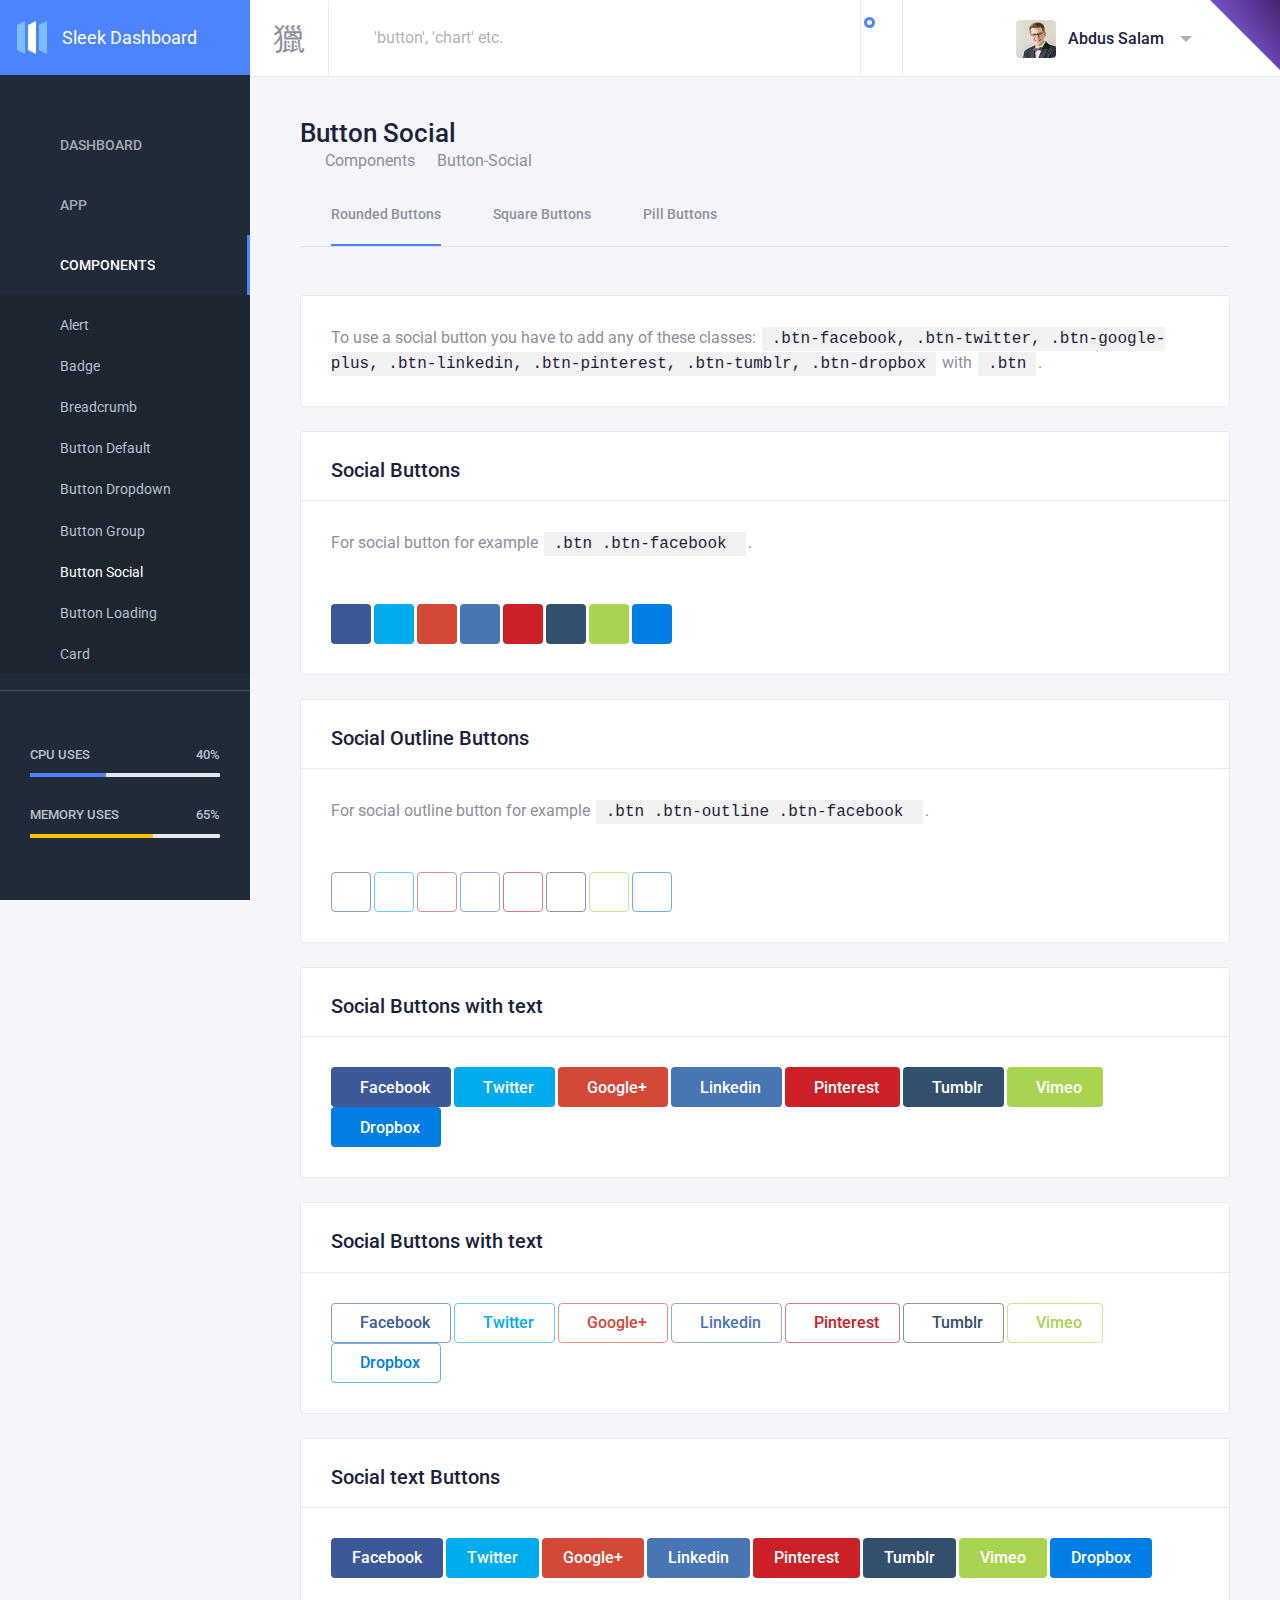
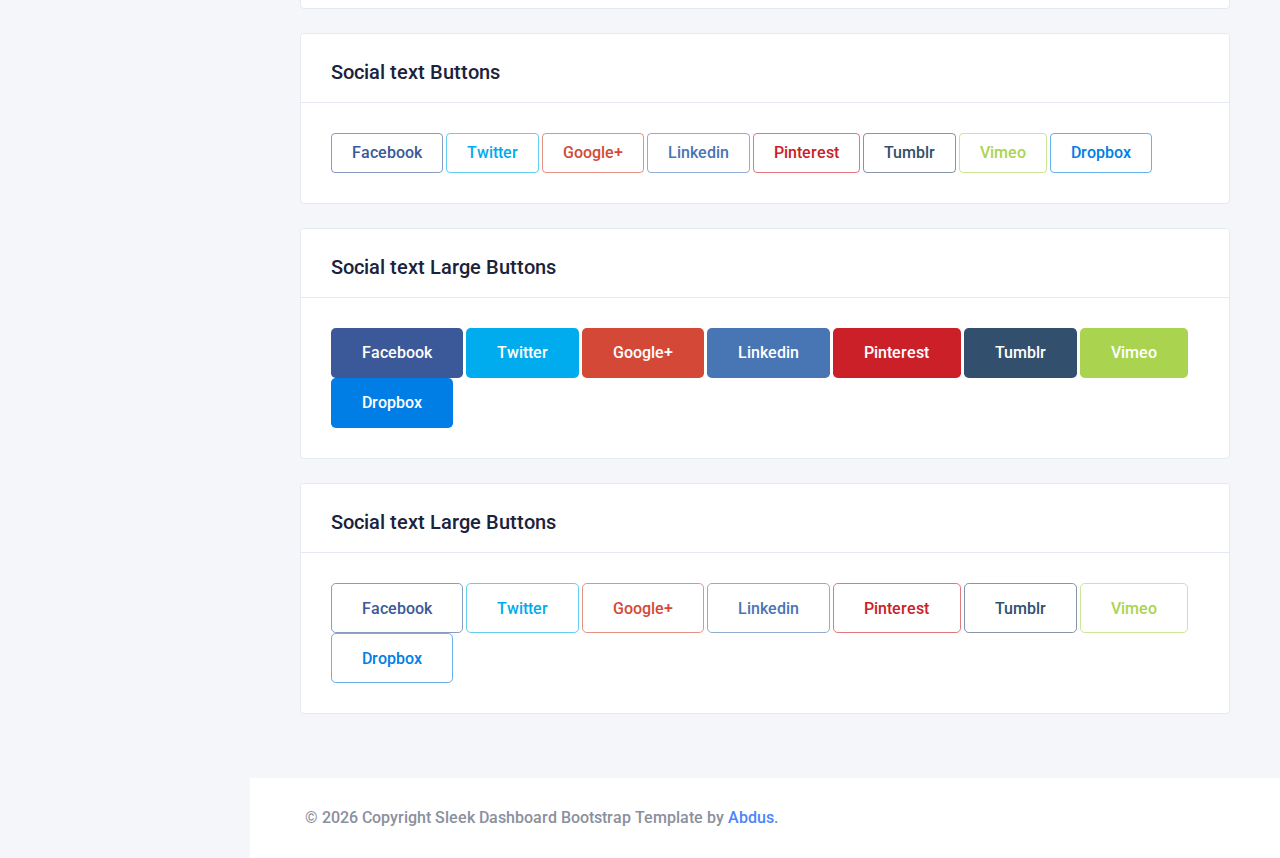
<file: button-social.html>
<!DOCTYPE html>
<html lang="en" dir="ltr">
<head>
  <meta charset="utf-8" />
  <meta http-equiv="X-UA-Compatible" content="IE=edge" />
  <meta name="viewport" content="width=device-width, initial-scale=1" />
  <meta name="description" content="Sleek Dashboard - Free Bootstrap 4 Admin Dashboard Template and UI Kit. It is very powerful bootstrap admin dashboard, which allows you to build products like admin panels, content management systems and CRMs etc.">


  <title>Button Social - Sleek Admin Dashboard Template</title>

  <!-- GOOGLE FONTS -->
  <link href="https://fonts.googleapis.com/css?family=Montserrat:400,500|Poppins:400,500,600,700|Roboto:400,500" rel="stylesheet" />
  <link href="https://cdn.materialdesignicons.com/4.4.95/css/materialdesignicons.min.css" rel="stylesheet" />


  <!-- PLUGINS CSS STYLE -->
  <link href="assets/plugins/nprogress/nprogress.css" rel="stylesheet" />

  

  <!-- SLEEK CSS -->
  <link id="sleek-css" rel="stylesheet" href="assets/css/sleek.css" />

  <!-- FAVICON -->
  <link href="assets/img/favicon.png" rel="shortcut icon" />

  

  <!--
    HTML5 shim and Respond.js for IE8 support of HTML5 elements and media queries
  -->
  <!-- WARNING: Respond.js doesn't work if you view the page via file:// -->
  <!--[if lt IE 9]>
    <script src="https://oss.maxcdn.com/html5shiv/3.7.2/html5shiv.min.js"></script>
    <script src="https://oss.maxcdn.com/respond/1.4.2/respond.min.js"></script>
  <![endif]-->
  <script src="assets/plugins/nprogress/nprogress.js"></script>
</head>


<body class="header-fixed sidebar-fixed sidebar-dark header-light" id="body">
  
  <script>
    NProgress.configure({ showSpinner: false });
    NProgress.start();
  </script>

  

  <div class="wrapper">
    <!-- Github Link -->
    <a href="https://github.com/tafcoder/sleek-dashboard"  target="_blank" class="github-link">
      <svg width="70" height="70" viewBox="0 0 250 250" aria-hidden="true">
        <defs>
          <linearGradient id="grad1" x1="0%" y1="75%" x2="100%" y2="0%">
            <stop offset="0%" style="stop-color:#896def;stop-opacity:1" />
            <stop offset="100%" style="stop-color:#482271;stop-opacity:1" />
          </linearGradient>
        </defs>
        <path d="M 0,0 L115,115 L115,115 L142,142 L250,250 L250,0 Z" fill="url(#grad1)"></path>
      </svg>
      <i class="mdi mdi-github-circle"></i>
    </a>

            <!--
          ====================================
          ——— LEFT SIDEBAR WITH FOOTER
          =====================================
        -->
        <aside class="left-sidebar bg-sidebar">
          <div id="sidebar" class="sidebar sidebar-with-footer">
            <!-- Aplication Brand -->
            <div class="app-brand">
              <a href="/index.html" title="Sleek Dashboard">
                <svg
                  class="brand-icon"
                  xmlns="http://www.w3.org/2000/svg"
                  preserveAspectRatio="xMidYMid"
                  width="30"
                  height="33"
                  viewBox="0 0 30 33"
                >
                  <g fill="none" fill-rule="evenodd">
                    <path
                      class="logo-fill-blue"
                      fill="#7DBCFF"
                      d="M0 4v25l8 4V0zM22 4v25l8 4V0z"
                    />
                    <path class="logo-fill-white" fill="#FFF" d="M11 4v25l8 4V0z" />
                  </g>
                </svg>
                <span class="brand-name text-truncate">Sleek Dashboard</span>
              </a>
            </div>
            <!-- begin sidebar scrollbar -->
            <div class="sidebar-scrollbar">

              <!-- sidebar menu -->
              <ul class="nav sidebar-inner" id="sidebar-menu">
                

                
                  <li  class="has-sub" >
                    <a class="sidenav-item-link" href="javascript:void(0)" data-toggle="collapse" data-target="#dashboard"
                      aria-expanded="false" aria-controls="dashboard">
                      <i class="mdi mdi-view-dashboard-outline"></i>
                      <span class="nav-text">Dashboard</span> <b class="caret"></b>
                    </a>
                    <ul  class="collapse"  id="dashboard"
                      data-parent="#sidebar-menu">
                      <div class="sub-menu">
                        
                        
                          
                            <li >
                              <a class="sidenav-item-link" href="index.html">
                                <span class="nav-text">Ecommerce</span>
                                
                              </a>
                            </li>
                          
                        

                        
                        
                          
                            <li >
                              <a class="sidenav-item-link" href="analytics.html">
                                <span class="nav-text">Analytics</span>
                                
                                <span class="badge badge-success">new</span>
                                
                              </a>
                            </li>
                          
                        

                        
                      </div>
                    </ul>
                  </li>
                

                

                
                  <li  class="has-sub" >
                    <a class="sidenav-item-link" href="javascript:void(0)" data-toggle="collapse" data-target="#app"
                      aria-expanded="false" aria-controls="app">
                      <i class="mdi mdi-pencil-box-multiple"></i>
                      <span class="nav-text">App</span> <b class="caret"></b>
                    </a>
                    <ul  class="collapse"  id="app"
                      data-parent="#sidebar-menu">
                      <div class="sub-menu">
                        
                        
                          
                            <li >
                              <a class="sidenav-item-link" href="chat.html">
                                <span class="nav-text">Chat</span>
                                
                              </a>
                            </li>
                          
                        

                        
                        
                          
                            <li >
                              <a class="sidenav-item-link" href="contacts.html">
                                <span class="nav-text">Contacts</span>
                                
                              </a>
                            </li>
                          
                        

                        
                        
                          
                            <li >
                              <a class="sidenav-item-link" href="team.html">
                                <span class="nav-text">Team</span>
                                
                              </a>
                            </li>
                          
                        

                        
                        
                          
                            <li >
                              <a class="sidenav-item-link" href="calendar.html">
                                <span class="nav-text">Calendar</span>
                                
                              </a>
                            </li>
                          
                        

                        
                      </div>
                    </ul>
                  </li>
                

                

                
                  <li  class="has-sub active expand" >
                    <a class="sidenav-item-link" href="javascript:void(0)" data-toggle="collapse" data-target="#components"
                      aria-expanded="false" aria-controls="components">
                      <i class="mdi mdi-folder-multiple-outline"></i>
                      <span class="nav-text">Components</span> <b class="caret"></b>
                    </a>
                    <ul  class="collapse show"  id="components"
                      data-parent="#sidebar-menu">
                      <div class="sub-menu">
                        
                        
                          
                            <li >
                              <a class="sidenav-item-link" href="alert.html">
                                <span class="nav-text">Alert</span>
                                
                              </a>
                            </li>
                          
                        

                        
                        
                          
                            <li >
                              <a class="sidenav-item-link" href="badge.html">
                                <span class="nav-text">Badge</span>
                                
                              </a>
                            </li>
                          
                        

                        
                        
                          
                            <li >
                              <a class="sidenav-item-link" href="breadcrumb.html">
                                <span class="nav-text">Breadcrumb</span>
                                
                              </a>
                            </li>
                          
                        

                        
                        
                          
                            <li >
                              <a class="sidenav-item-link" href="button-default.html">
                                <span class="nav-text">Button Default</span>
                                
                              </a>
                            </li>
                          
                        

                        
                        
                          
                            <li >
                              <a class="sidenav-item-link" href="button-dropdown.html">
                                <span class="nav-text">Button Dropdown</span>
                                
                              </a>
                            </li>
                          
                        

                        
                        
                          
                            <li >
                              <a class="sidenav-item-link" href="button-group.html">
                                <span class="nav-text">Button Group</span>
                                
                              </a>
                            </li>
                          
                        

                        
                        
                          
                            <li  class="active" >
                              <a class="sidenav-item-link" href="button-social.html">
                                <span class="nav-text">Button Social</span>
                                
                              </a>
                            </li>
                          
                        

                        
                        
                          
                            <li >
                              <a class="sidenav-item-link" href="button-loading.html">
                                <span class="nav-text">Button Loading</span>
                                
                              </a>
                            </li>
                          
                        

                        
                        
                          
                            <li >
                              <a class="sidenav-item-link" href="card.html">
                                <span class="nav-text">Card</span>
                                
                              </a>
                            </li>
                          
                        

                        
                        
                          
                            <li >
                              <a class="sidenav-item-link" href="carousel.html">
                                <span class="nav-text">Carousel</span>
                                
                              </a>
                            </li>
                          
                        

                        
                        
                          
                            <li >
                              <a class="sidenav-item-link" href="collapse.html">
                                <span class="nav-text">Collapse</span>
                                
                              </a>
                            </li>
                          
                        

                        
                        
                          
                            <li >
                              <a class="sidenav-item-link" href="list-group.html">
                                <span class="nav-text">List Group</span>
                                
                              </a>
                            </li>
                          
                        

                        
                        
                          
                            <li >
                              <a class="sidenav-item-link" href="modal.html">
                                <span class="nav-text">Modal</span>
                                
                              </a>
                            </li>
                          
                        

                        
                        
                          
                            <li >
                              <a class="sidenav-item-link" href="pagination.html">
                                <span class="nav-text">Pagination</span>
                                
                              </a>
                            </li>
                          
                        

                        
                        
                          
                            <li >
                              <a class="sidenav-item-link" href="popover-tooltip.html">
                                <span class="nav-text">Popover & Tooltip</span>
                                
                              </a>
                            </li>
                          
                        

                        
                        
                          
                            <li >
                              <a class="sidenav-item-link" href="progress-bar.html">
                                <span class="nav-text">Progress Bar</span>
                                
                              </a>
                            </li>
                          
                        

                        
                        
                          
                            <li >
                              <a class="sidenav-item-link" href="spinner.html">
                                <span class="nav-text">Spinner</span>
                                
                              </a>
                            </li>
                          
                        

                        
                        
                          
                            <li >
                              <a class="sidenav-item-link" href="switcher.html">
                                <span class="nav-text">Switcher</span>
                                
                              </a>
                            </li>
                          
                        

                        
                        
                          
                            <li >
                              <a class="sidenav-item-link" href="tab.html">
                                <span class="nav-text">Tab</span>
                                
                              </a>
                            </li>
                          
                        

                        
                      </div>
                    </ul>
                  </li>
                

                

                
                  <li  class="has-sub" >
                    <a class="sidenav-item-link" href="javascript:void(0)" data-toggle="collapse" data-target="#icons"
                      aria-expanded="false" aria-controls="icons">
                      <i class="mdi mdi-diamond-stone"></i>
                      <span class="nav-text">Icons</span> <b class="caret"></b>
                    </a>
                    <ul  class="collapse"  id="icons"
                      data-parent="#sidebar-menu">
                      <div class="sub-menu">
                        
                        
                          
                            <li >
                              <a class="sidenav-item-link" href="material-icon.html">
                                <span class="nav-text">Material Icon</span>
                                
                              </a>
                            </li>
                          
                        

                        
                        
                          
                            <li >
                              <a class="sidenav-item-link" href="flag-icon.html">
                                <span class="nav-text">Flag Icon</span>
                                
                              </a>
                            </li>
                          
                        

                        
                      </div>
                    </ul>
                  </li>
                

                

                
                  <li  class="has-sub" >
                    <a class="sidenav-item-link" href="javascript:void(0)" data-toggle="collapse" data-target="#forms"
                      aria-expanded="false" aria-controls="forms">
                      <i class="mdi mdi-email-mark-as-unread"></i>
                      <span class="nav-text">Forms</span> <b class="caret"></b>
                    </a>
                    <ul  class="collapse"  id="forms"
                      data-parent="#sidebar-menu">
                      <div class="sub-menu">
                        
                        
                          
                            <li >
                              <a class="sidenav-item-link" href="basic-input.html">
                                <span class="nav-text">Basic Input</span>
                                
                              </a>
                            </li>
                          
                        

                        
                        
                          
                            <li >
                              <a class="sidenav-item-link" href="input-group.html">
                                <span class="nav-text">Input Group</span>
                                
                              </a>
                            </li>
                          
                        

                        
                        
                          
                            <li >
                              <a class="sidenav-item-link" href="checkbox-radio.html">
                                <span class="nav-text">Checkbox & Radio</span>
                                
                              </a>
                            </li>
                          
                        

                        
                        
                          
                            <li >
                              <a class="sidenav-item-link" href="form-validation.html">
                                <span class="nav-text">Form Validation</span>
                                
                              </a>
                            </li>
                          
                        

                        
                        
                          
                            <li >
                              <a class="sidenav-item-link" href="form-advance.html">
                                <span class="nav-text">Form Advance</span>
                                
                              </a>
                            </li>
                          
                        

                        
                      </div>
                    </ul>
                  </li>
                

                

                
                  <li  class="has-sub" >
                    <a class="sidenav-item-link" href="javascript:void(0)" data-toggle="collapse" data-target="#tables"
                      aria-expanded="false" aria-controls="tables">
                      <i class="mdi mdi-table"></i>
                      <span class="nav-text">Tables</span> <b class="caret"></b>
                    </a>
                    <ul  class="collapse"  id="tables"
                      data-parent="#sidebar-menu">
                      <div class="sub-menu">
                        
                        
                          
                            <li >
                              <a class="sidenav-item-link" href="basic-tables.html">
                                <span class="nav-text">Basic Tables</span>
                                
                              </a>
                            </li>
                          
                        

                        
                        
                        <li  class="has-sub" >
                          <a class="sidenav-item-link" href="javascript:void(0)" data-toggle="collapse" data-target="#data-tables"
                            aria-expanded="false" aria-controls="data-tables">
                            <span class="nav-text">Data Tables</span> <b class="caret"></b>
                          </a>
                          <ul  class="collapse"  id="data-tables">
                            <div class="sub-menu">
                              
                              <li >
                                <a href="basic-data-table.html">Basic Data Table</a>
                              </li>
                              
                              <li >
                                <a href="responsive-data-table.html">Responsive Data Table</a>
                              </li>
                              
                              <li >
                                <a href="hoverable-data-table.html">Hoverable Data Table</a>
                              </li>
                              
                              <li >
                                <a href="expendable-data-table.html">Expendable Data Table</a>
                              </li>
                              
                            </div>
                          </ul>
                        </li>
                        

                        
                      </div>
                    </ul>
                  </li>
                

                

                
                  <li  class="has-sub" >
                    <a class="sidenav-item-link" href="javascript:void(0)" data-toggle="collapse" data-target="#maps"
                      aria-expanded="false" aria-controls="maps">
                      <i class="mdi mdi-google-maps"></i>
                      <span class="nav-text">Maps</span> <b class="caret"></b>
                    </a>
                    <ul  class="collapse"  id="maps"
                      data-parent="#sidebar-menu">
                      <div class="sub-menu">
                        
                        
                          
                            <li >
                              <a class="sidenav-item-link" href="google-map.html">
                                <span class="nav-text">Google Map</span>
                                
                              </a>
                            </li>
                          
                        

                        
                        
                          
                            <li >
                              <a class="sidenav-item-link" href="vector-map.html">
                                <span class="nav-text">Vector Map</span>
                                
                              </a>
                            </li>
                          
                        

                        
                      </div>
                    </ul>
                  </li>
                

                

                
                  <li  class="has-sub" >
                    <a class="sidenav-item-link" href="javascript:void(0)" data-toggle="collapse" data-target="#widgets"
                      aria-expanded="false" aria-controls="widgets">
                      <i class="mdi mdi-widgets"></i>
                      <span class="nav-text">Widgets</span> <b class="caret"></b>
                    </a>
                    <ul  class="collapse"  id="widgets"
                      data-parent="#sidebar-menu">
                      <div class="sub-menu">
                        
                        
                          
                            <li >
                              <a class="sidenav-item-link" href="general-widget.html">
                                <span class="nav-text">General Widget</span>
                                
                              </a>
                            </li>
                          
                        

                        
                        
                          
                            <li >
                              <a class="sidenav-item-link" href="chart-widget.html">
                                <span class="nav-text">Chart Widget</span>
                                
                              </a>
                            </li>
                          
                        

                        
                      </div>
                    </ul>
                  </li>
                

                

                
                  <li  class="has-sub" >
                    <a class="sidenav-item-link" href="javascript:void(0)" data-toggle="collapse" data-target="#charts"
                      aria-expanded="false" aria-controls="charts">
                      <i class="mdi mdi-chart-pie"></i>
                      <span class="nav-text">Charts</span> <b class="caret"></b>
                    </a>
                    <ul  class="collapse"  id="charts"
                      data-parent="#sidebar-menu">
                      <div class="sub-menu">
                        
                        
                          
                            <li >
                              <a class="sidenav-item-link" href="chartjs.html">
                                <span class="nav-text">ChartJS</span>
                                
                              </a>
                            </li>
                          
                        

                        
                      </div>
                    </ul>
                  </li>
                

                

                
                  <li  class="has-sub" >
                    <a class="sidenav-item-link" href="javascript:void(0)" data-toggle="collapse" data-target="#pages"
                      aria-expanded="false" aria-controls="pages">
                      <i class="mdi mdi-image-filter-none"></i>
                      <span class="nav-text">Pages</span> <b class="caret"></b>
                    </a>
                    <ul  class="collapse"  id="pages"
                      data-parent="#sidebar-menu">
                      <div class="sub-menu">
                        
                        
                          
                            <li >
                              <a class="sidenav-item-link" href="user-profile.html">
                                <span class="nav-text">User Profile</span>
                                
                              </a>
                            </li>
                          
                        

                        
                        
                        <li  class="has-sub" >
                          <a class="sidenav-item-link" href="javascript:void(0)" data-toggle="collapse" data-target="#authentication"
                            aria-expanded="false" aria-controls="authentication">
                            <span class="nav-text">Authentication</span> <b class="caret"></b>
                          </a>
                          <ul  class="collapse"  id="authentication">
                            <div class="sub-menu">
                              
                              <li >
                                <a href="sign-in.html">Sign In</a>
                              </li>
                              
                              <li >
                                <a href="sign-up.html">Sign Up</a>
                              </li>
                              
                            </div>
                          </ul>
                        </li>
                        

                        
                        
                        <li  class="has-sub" >
                          <a class="sidenav-item-link" href="javascript:void(0)" data-toggle="collapse" data-target="#others"
                            aria-expanded="false" aria-controls="others">
                            <span class="nav-text">Others</span> <b class="caret"></b>
                          </a>
                          <ul  class="collapse"  id="others">
                            <div class="sub-menu">
                              
                              <li >
                                <a href="invoice.html">Invoice</a>
                              </li>
                              
                              <li >
                                <a href="404.html">404 Page</a>
                              </li>
                              
                            </div>
                          </ul>
                        </li>
                        

                        
                      </div>
                    </ul>
                  </li>
                

                

                
                  <li  class="has-sub" >
                    <a class="sidenav-item-link" href="javascript:void(0)" data-toggle="collapse" data-target="#documentation"
                      aria-expanded="false" aria-controls="documentation">
                      <i class="mdi mdi-book-open-page-variant"></i>
                      <span class="nav-text">Documentation</span> <b class="caret"></b>
                    </a>
                    <ul  class="collapse"  id="documentation"
                      data-parent="#sidebar-menu">
                      <div class="sub-menu">
                        
                        
                          
                            <li class="section-title">
                              Getting Started
                            </li>
                          
                        

                        
                        
                          
                            <li >
                              <a class="sidenav-item-link" href="introduction.html">
                                <span class="nav-text">Introduction</span>
                                
                              </a>
                            </li>
                          
                        

                        
                        
                          
                            <li >
                              <a class="sidenav-item-link" href="quick-start.html">
                                <span class="nav-text">Quick Start</span>
                                
                              </a>
                            </li>
                          
                        

                        
                        
                          
                            <li >
                              <a class="sidenav-item-link" href="customization.html">
                                <span class="nav-text">Customization</span>
                                
                              </a>
                            </li>
                          
                        

                        
                        
                          
                            <li class="section-title">
                              Layouts
                            </li>
                          
                        

                        
                        
                        <li  class="has-sub" >
                          <a class="sidenav-item-link" href="javascript:void(0)" data-toggle="collapse" data-target="#headers"
                            aria-expanded="false" aria-controls="headers">
                            <span class="nav-text">Header Variations</span> <b class="caret"></b>
                          </a>
                          <ul  class="collapse"  id="headers">
                            <div class="sub-menu">
                              
                              <li >
                                <a href="header-fixed.html">Header Fixed</a>
                              </li>
                              
                              <li >
                                <a href="header-static.html">Header Static</a>
                              </li>
                              
                              <li >
                                <a href="header-light.html">Header Light</a>
                              </li>
                              
                              <li >
                                <a href="header-dark.html">Header Dark</a>
                              </li>
                              
                            </div>
                          </ul>
                        </li>
                        

                        
                        
                        <li  class="has-sub" >
                          <a class="sidenav-item-link" href="javascript:void(0)" data-toggle="collapse" data-target="#sidebar-navs"
                            aria-expanded="false" aria-controls="sidebar-navs">
                            <span class="nav-text">Sidebar Variations</span> <b class="caret"></b>
                          </a>
                          <ul  class="collapse"  id="sidebar-navs">
                            <div class="sub-menu">
                              
                              <li >
                                <a href="sidebar-fixed-default.html">Sidebar Fixed Default</a>
                              </li>
                              
                              <li >
                                <a href="sidebar-fixed-minified.html">Sidebar Fixed Minified</a>
                              </li>
                              
                              <li >
                                <a href="sidebar-fixed-offcanvas.html">Sidebar Fixed Offcanvas</a>
                              </li>
                              
                              <li >
                                <a href="sidebar-static-default.html">Sidebar Static Default</a>
                              </li>
                              
                              <li >
                                <a href="sidebar-static-minified.html">Sidebar Static Minified</a>
                              </li>
                              
                              <li >
                                <a href="sidebar-static-offcanvas.html">Sidebar Static Offcanvas</a>
                              </li>
                              
                              <li >
                                <a href="sidebar-with-footer.html">Sidebar With Footer</a>
                              </li>
                              
                              <li >
                                <a href="sidebar-without-footer.html">Sidebar Without Footer</a>
                              </li>
                              
                              <li >
                                <a href="right-sidebar.html">Right Sidebar</a>
                              </li>
                              
                            </div>
                          </ul>
                        </li>
                        

                        
                        
                          
                            <li >
                              <a class="sidenav-item-link" href="rtl.html">
                                <span class="nav-text">RTL Direction</span>
                                
                              </a>
                            </li>
                          
                        

                        
                      </div>
                    </ul>
                  </li>
                

                
              </ul>

            </div>

            <div class="sidebar-footer">
              <hr class="separator mb-0" />
              <div class="sidebar-footer-content">
                <h6 class="text-uppercase">
                  Cpu Uses <span class="float-right">40%</span>
                </h6>
                <div class="progress progress-xs">
                  <div
                    class="progress-bar active"
                    style="width: 40%;"
                    role="progressbar"
                  ></div>
                </div>
                <h6 class="text-uppercase">
                  Memory Uses <span class="float-right">65%</span>
                </h6>
                <div class="progress progress-xs">
                  <div
                    class="progress-bar progress-bar-warning"
                    style="width: 65%;"
                    role="progressbar"
                  ></div>
                </div>
              </div>
            </div>
          </div>
        </aside>


    <div class="page-wrapper">
                <!-- Header -->
          <header class="main-header " id="header">
            <nav class="navbar navbar-static-top navbar-expand-lg">
              <!-- Sidebar toggle button -->
              <button id="sidebar-toggler" class="sidebar-toggle">
                <span class="sr-only">Toggle navigation</span>
              </button>
              <!-- search form -->
              <div class="search-form d-none d-lg-inline-block">
                <div class="input-group">
                  <button type="button" name="search" id="search-btn" class="btn btn-flat">
                    <i class="mdi mdi-magnify"></i>
                  </button>
                  <input type="text" name="query" id="search-input" class="form-control" placeholder="'button', 'chart' etc."
                    autofocus autocomplete="off" />
                </div>
                <div id="search-results-container">
                  <ul id="search-results"></ul>
                </div>
              </div>

              <div class="navbar-right ">
                <ul class="nav navbar-nav">
                  <li class="dropdown notifications-menu">
                    <button class="dropdown-toggle" data-toggle="dropdown">
                      <i class="mdi mdi-bell-outline"></i>
                    </button>
                    <ul class="dropdown-menu dropdown-menu-right">
                      <li class="dropdown-header">You have 5 notifications</li>
                      <li>
                        <a href="#">
                          <i class="mdi mdi-account-plus"></i> New user registered
                          <span class=" font-size-12 d-inline-block float-right"><i class="mdi mdi-clock-outline"></i> 10 AM</span>
                        </a>
                      </li>
                      <li>
                        <a href="#">
                          <i class="mdi mdi-account-remove"></i> User deleted
                          <span class=" font-size-12 d-inline-block float-right"><i class="mdi mdi-clock-outline"></i> 07 AM</span>
                        </a>
                      </li>
                      <li>
                        <a href="#">
                          <i class="mdi mdi-chart-areaspline"></i> Sales report is ready
                          <span class=" font-size-12 d-inline-block float-right"><i class="mdi mdi-clock-outline"></i> 12 PM</span>
                        </a>
                      </li>
                      <li>
                        <a href="#">
                          <i class="mdi mdi-account-supervisor"></i> New client
                          <span class=" font-size-12 d-inline-block float-right"><i class="mdi mdi-clock-outline"></i> 10 AM</span>
                        </a>
                      </li>
                      <li>
                        <a href="#">
                          <i class="mdi mdi-server-network-off"></i> Server overloaded
                          <span class=" font-size-12 d-inline-block float-right"><i class="mdi mdi-clock-outline"></i> 05 AM</span>
                        </a>
                      </li>
                      <li class="dropdown-footer">
                        <a class="text-center" href="#"> View All </a>
                      </li>
                    </ul>
                  </li>
                  <li class="right-sidebar-in right-sidebar-2-menu">
                    <i class="mdi mdi-settings mdi-spin"></i>
                  </li>
                  <!-- User Account -->
                  <li class="dropdown user-menu">
                    <button href="#" class="dropdown-toggle nav-link" data-toggle="dropdown">
                      <img src="assets/img/user/user.png" class="user-image" alt="User Image" />
                      <span class="d-none d-lg-inline-block">Abdus Salam</span>
                    </button>
                    <ul class="dropdown-menu dropdown-menu-right">
                      <!-- User image -->
                      <li class="dropdown-header">
                        <img src="assets/img/user/user.png" class="img-circle" alt="User Image" />
                        <div class="d-inline-block">
                          Abdus Salam <small class="pt-1">iamabdus@gmail.com</small>
                        </div>
                      </li>

                      <li>
                        <a href="user-profile.html">
                          <i class="mdi mdi-account"></i> My Profile
                        </a>
                      </li>
                      <li>
                        <a href="#">
                          <i class="mdi mdi-email"></i> Message
                        </a>
                      </li>
                      <li>
                        <a href="#"> <i class="mdi mdi-diamond-stone"></i> Projects </a>
                      </li>
                      <li class="right-sidebar-in">
                        <a href="javascript:0"> <i class="mdi mdi-settings"></i> Setting </a>
                      </li>

                      <li class="dropdown-footer">
                        <a href="index.html"> <i class="mdi mdi-logout"></i> Log Out </a>
                      </li>
                    </ul>
                  </li>
                </ul>
              </div>
            </nav>


          </header>


      <div class="content-wrapper">
        <div class="content">							<div class="breadcrumb-wrapper">
								<h1>Button Social</h1>
								
        <nav aria-label="breadcrumb">
          <ol class="breadcrumb p-0">
            <li class="breadcrumb-item">
              <a href="index.html">
                <span class="mdi mdi-home"></span>                
              </a>
            </li>
            <li class="breadcrumb-item">
              components
            </li>
            <li class="breadcrumb-item" aria-current="page">button-social</li>
          </ol>
        </nav>

							</div>

							<ul class="nav nav-tabs nav-style-border mb-5" id="myTab" role="tablist">
								<li class="nav-item">
									<a class="nav-link active" id="home-tab" data-toggle="tab" href="#rounded" role="tab" aria-controls="rounded" aria-selected="true">Rounded Buttons</a>
								</li>
								<li class="nav-item">
									<a class="nav-link" id="profile-tab" data-toggle="tab" href="#square" role="tab" aria-controls="square" aria-selected="false">Square Buttons</a>
								</li>
								<li class="nav-item">
									<a class="nav-link" id="contact-tab" data-toggle="tab" href="#pill" role="tab" aria-controls="pill" aria-selected="false">Pill Buttons</a>
								</li>
							</ul>
							<div class="tab-content" id="myTabContent">
								<div class="card card-default">
									<div class="card-body">
										<p>To use a social button you have to add any of these classes: <code>.btn-facebook, .btn-twitter, .btn-google-plus, .btn-linkedin, .btn-pinterest, .btn-tumblr, .btn-dropbox</code> with <code>.btn</code>.</p>
									</div>
								</div>
								<!-- Rounded Button -->
								<div class="tab-pane fade show active" id="rounded" role="tabpanel" aria-labelledby="home-tab">
									<!-- First Row  -->
									<div class="row">
										<div class="col-lg-6">
											<div class="card card-default">
												<div class="card-header card-header-border-bottom">
													<h2>Social Buttons</h2>
												</div>
												<div class="card-body">
													<p class="mb-5"> For social button for example <code> .btn .btn-facebook </code>. </p>
													<button type="button" class="mb-1 btn btn-facebook">
														<i class="mdi mdi-facebook"></i>
													</button>
													<button type="button" class="mb-1 btn btn-twitter">
														<i class="mdi mdi-twitter"></i>
													</button>
													<button type="button" class="mb-1 btn btn-google-plus">
														<i class="mdi mdi-google-plus"></i>
													</button>
													<button type="button" class="mb-1 btn btn-linkedin">
														<i class="mdi mdi-linkedin"></i>
													</button>
													<button type="button" class="mb-1 btn btn-pinterest">
														<i class="mdi mdi-pinterest"></i>
													</button>
													<button type="button" class="mb-1 btn btn-tumblr">
														<i class="mdi mdi-tumblr"></i>
													</button>
													<button type="button" class="mb-1 btn btn-vimeo">
														<i class="mdi mdi-vimeo"></i>
													</button>
													<button type="button" class="mb-1 btn btn-dropbox">
														<i class="mdi mdi-dropbox"></i>
													</button>
												</div>
											</div>
										</div>
										<div class="col-lg-6">
											<div class="card card-default">
												<div class="card-header card-header-border-bottom">
													<h2>Social Outline Buttons</h2>
												</div>
												<div class="card-body">
													<p class="mb-5"> For social outline button for example <code> .btn .btn-outline .btn-facebook </code>. </p>
													<button type="button" class="mb-1 btn btn-outline btn-facebook">
														<i class="mdi mdi-facebook"></i>
													</button>
													<button type="button" class="mb-1 btn btn-outline btn-twitter">
														<i class="mdi mdi-twitter"></i>
													</button>
													<button type="button" class="mb-1 btn btn-outline btn-google-plus">
														<i class="mdi mdi-google-plus"></i>
													</button>
													<button type="button" class="mb-1 btn btn-outline btn-linkedin">
														<i class="mdi mdi-linkedin"></i>
													</button>
													<button type="button" class="mb-1 btn btn-outline btn-pinterest">
														<i class="mdi mdi-pinterest"></i>
													</button>
													<button type="button" class="mb-1 btn btn-outline btn-tumblr">
														<i class="mdi mdi-tumblr"></i>
													</button>
													<button type="button" class="mb-1 btn btn-outline btn-vimeo">
														<i class="mdi mdi-vimeo"></i>
													</button>
													<button type="button" class="mb-1 btn btn-outline btn-dropbox">
														<i class="mdi mdi-dropbox"></i>
													</button>
												</div>
											</div>
										</div>
										<div class="col-lg-6">
											<div class="card card-default">
												<div class="card-header card-header-border-bottom">
													<h2>Social Buttons with text</h2>
												</div>
												<div class="card-body">
													<button type="button" class="mb-1 btn btn-facebook text">
														<i class="mdi mdi-facebook"></i>Facebook </button>
													<button type="button" class="mb-1 btn btn-twitter text">
														<i class="mdi mdi-twitter"></i>Twitter </button>
													<button type="button" class="mb-1 btn btn-google-plus text">
														<i class="mdi mdi-google-plus"></i>Google+ </button>
													<button type="button" class="mb-1 btn btn-linkedin text">
														<i class="mdi mdi-linkedin"></i> Linkedin </button>
													<button type="button" class="mb-1 btn btn-pinterest text">
														<i class="mdi mdi-pinterest"></i>Pinterest </button>
													<button type="button" class="mb-1 btn btn-tumblr text">
														<i class="mdi mdi-tumblr"></i>Tumblr </button>
													<button type="button" class="mb-1 btn btn-vimeo text">
														<i class="mdi mdi-vimeo"></i>Vimeo </button>
													<button type="button" class="mb-1 btn btn-dropbox text">
														<i class="mdi mdi-dropbox"></i>Dropbox </button>
												</div>
											</div>
										</div>
										<div class="col-lg-6">
											<div class="card card-default">
												<div class="card-header card-header-border-bottom">
													<h2>Social Buttons with text</h2>
												</div>
												<div class="card-body">
													<button type="button" class="mb-1 btn btn-facebook btn-outline text">
														<i class="mdi mdi-facebook"></i>Facebook </button>
													<button type="button" class="mb-1 btn btn-twitter btn-outline text">
														<i class="mdi mdi-twitter"></i>Twitter </button>
													<button type="button" class="mb-1 btn btn-google-plus btn-outline text">
														<i class="mdi mdi-google-plus"></i>Google+ </button>
													<button type="button" class="mb-1 btn btn-linkedin btn-outline text">
														<i class="mdi mdi-linkedin"></i> Linkedin </button>
													<button type="button" class="mb-1 btn btn-pinterest btn-outline text">
														<i class="mdi mdi-pinterest"></i>Pinterest </button>
													<button type="button" class="mb-1 btn btn-tumblr btn-outline text">
														<i class="mdi mdi-tumblr"></i>Tumblr </button>
													<button type="button" class="mb-1 btn btn-vimeo btn-outline text">
														<i class="mdi mdi-vimeo"></i>Vimeo </button>
													<button type="button" class="mb-1 btn btn-dropbox btn-outline text">
														<i class="mdi mdi-dropbox"></i>Dropbox </button>
												</div>
											</div>
										</div>
										<div class="col-lg-6">
											<div class="card card-default">
												<div class="card-header card-header-border-bottom">
													<h2>Social text Buttons</h2>
												</div>
												<div class="card-body">
													<button type="button" class="mb-1 btn btn-facebook text"> Facebook </button>
													<button type="button" class="mb-1 btn btn-twitter text"> Twitter </button>
													<button type="button" class="mb-1 btn btn-google-plus text"> Google+ </button>
													<button type="button" class="mb-1 btn btn-linkedin text"> Linkedin </button>
													<button type="button" class="mb-1 btn btn-pinterest text"> Pinterest </button>
													<button type="button" class="mb-1 btn btn-tumblr text"> Tumblr </button>
													<button type="button" class="mb-1 btn btn-vimeo text"> Vimeo </button>
													<button type="button" class="mb-1 btn btn-dropbox text"> Dropbox </button>
												</div>
											</div>
										</div>
										<div class="col-lg-6">
											<div class="card card-default">
												<div class="card-header card-header-border-bottom">
													<h2>Social text Buttons</h2>
												</div>
												<div class="card-body">
													<button type="button" class="mb-1 btn btn-facebook btn-outline text"> Facebook </button>
													<button type="button" class="mb-1 btn btn-twitter btn-outline text"> Twitter </button>
													<button type="button" class="mb-1 btn btn-google-plus btn-outline text"> Google+ </button>
													<button type="button" class="mb-1 btn btn-linkedin btn-outline text"> Linkedin </button>
													<button type="button" class="mb-1 btn btn-pinterest btn-outline text"> Pinterest </button>
													<button type="button" class="mb-1 btn btn-tumblr btn-outline text"> Tumblr </button>
													<button type="button" class="mb-1 btn btn-vimeo btn-outline text"> Vimeo </button>
													<button type="button" class="mb-1 btn btn-dropbox btn-outline text"> Dropbox </button>
												</div>
											</div>
										</div>
										<div class="col-lg-6">
											<div class="card card-default">
												<div class="card-header card-header-border-bottom">
													<h2>Social text Large Buttons</h2>
												</div>
												<div class="card-body">
													<button type="button" class="mb-1 btn btn-facebook btn-lg text"> Facebook </button>
													<button type="button" class="mb-1 btn btn-twitter btn-lg text"> Twitter </button>
													<button type="button" class="mb-1 btn btn-google-plus btn-lg text"> Google+ </button>
													<button type="button" class="mb-1 btn btn-linkedin btn-lg text"> Linkedin </button>
													<button type="button" class="mb-1 btn btn-pinterest btn-lg text"> Pinterest </button>
													<button type="button" class="mb-1 btn btn-tumblr btn-lg text"> Tumblr </button>
													<button type="button" class="mb-1 btn btn-vimeo btn-lg text"> Vimeo </button>
													<button type="button" class="mb-1 btn btn-dropbox btn-lg text"> Dropbox </button>
												</div>
											</div>
										</div>
										<div class="col-lg-6">
											<div class="card card-default">
												<div class="card-header card-header-border-bottom">
													<h2>Social text Large Buttons</h2>
												</div>
												<div class="card-body">
													<button type="button" class="mb-1 btn btn-facebook btn-outline btn-lg text"> Facebook </button>
													<button type="button" class="mb-1 btn btn-twitter btn-outline btn-lg text"> Twitter </button>
													<button type="button" class="mb-1 btn btn-google-plus btn-outline btn-lg text"> Google+ </button>
													<button type="button" class="mb-1 btn btn-linkedin btn-outline btn-lg text"> Linkedin </button>
													<button type="button" class="mb-1 btn btn-pinterest btn-outline btn-lg text"> Pinterest </button>
													<button type="button" class="mb-1 btn btn-tumblr btn-outline btn-lg text"> Tumblr </button>
													<button type="button" class="mb-1 btn btn-vimeo btn-outline btn-lg text"> Vimeo </button>
													<button type="button" class="mb-1 btn btn-dropbox btn-outline btn-lg text"> Dropbox </button>
												</div>
											</div>
										</div>
									</div>
								</div>
								<!-- /.Rounded Button -->
								<!-- Square Button -->
								<div class="tab-pane fade " id="square" role="tabpanel" aria-labelledby="profile-tab">
									<div class="row">
										<div class="col-lg-6">
											<div class="card card-default">
												<div class="card-header card-header-border-bottom">
													<h2>Square Social Buttons</h2>
												</div>
												<div class="card-body">
													<p class="mb-5"> For square social button for example <code> .btn .btn-facebook .btn-square </code>. </p>
													<button type="button" class="mb-1 btn btn-facebook btn-square">
														<i class="mdi mdi-facebook"></i>
													</button>
													<button type="button" class="mb-1 btn btn-twitter btn-square">
														<i class="mdi mdi-twitter"></i>
													</button>
													<button type="button" class="mb-1 btn btn-google-plus btn-square">
														<i class="mdi mdi-google-plus"></i>
													</button>
													<button type="button" class="mb-1 btn btn-linkedin btn-square">
														<i class="mdi mdi-linkedin"></i>
													</button>
													<button type="button" class="mb-1 btn btn-pinterest btn-square">
														<i class="mdi mdi-pinterest"></i>
													</button>
													<button type="button" class="mb-1 btn btn-tumblr btn-square">
														<i class="mdi mdi-tumblr"></i>
													</button>
													<button type="button" class="mb-1 btn btn-vimeo btn-square">
														<i class="mdi mdi-vimeo"></i>
													</button>
													<button type="button" class="mb-1 btn btn-dropbox btn-square">
														<i class="mdi mdi-dropbox"></i>
													</button>
												</div>
											</div>
										</div>
										<div class="col-lg-6">
											<div class="card card-default">
												<div class="card-header card-header-border-bottom">
													<h2>Square Social Outline Buttons</h2>
												</div>
												<div class="card-body">
													<p class="mb-5"> For square social outline button for example <code> .btn btn-outline .btn-facebook .btn-square </code>. </p>
													<button type="button" class="mb-1 btn btn-outline btn-facebook btn-square">
														<i class="mdi mdi-facebook"></i>
													</button>
													<button type="button" class="mb-1 btn btn-outline btn-twitter btn-square">
														<i class="mdi mdi-twitter"></i>
													</button>
													<button type="button" class="mb-1 btn btn-outline btn-google-plus btn-square">
														<i class="mdi mdi-google-plus"></i>
													</button>
													<button type="button" class="mb-1 btn btn-outline btn-linkedin btn-square">
														<i class="mdi mdi-linkedin"></i>
													</button>
													<button type="button" class="mb-1 btn btn-outline btn-pinterest btn-square">
														<i class="mdi mdi-pinterest"></i>
													</button>
													<button type="button" class="mb-1 btn btn-outline btn-tumblr btn-square">
														<i class="mdi mdi-tumblr"></i>
													</button>
													<button type="button" class="mb-1 btn btn-outline btn-vimeo btn-square">
														<i class="mdi mdi-vimeo"></i>
													</button>
													<button type="button" class="mb-1 btn btn-outline btn-dropbox btn-square">
														<i class="mdi mdi-dropbox"></i>
													</button>
												</div>
											</div>
										</div>
										<div class="col-lg-6">
											<div class="card card-default">
												<div class="card-header card-header-border-bottom">
													<h2>Square Social Buttons with text</h2>
												</div>
												<div class="card-body">
													<button type="button" class="mb-1 btn btn-facebook btn-square text">
														<i class="mdi mdi-facebook"></i>Facebook </button>
													<button type="button" class="mb-1 btn btn-twitter btn-square text">
														<i class="mdi mdi-twitter"></i>Twitter </button>
													<button type="button" class="mb-1 btn btn-google-plus btn-square text">
														<i class="mdi mdi-google-plus"></i>Google+ </button>
													<button type="button" class="mb-1 btn btn-linkedin btn-square text">
														<i class="mdi mdi-linkedin"></i> Linkedin </button>
													<button type="button" class="mb-1 btn btn-pinterest btn-square text">
														<i class="mdi mdi-pinterest"></i>Pinterest </button>
													<button type="button" class="mb-1 btn btn-tumblr btn-square text">
														<i class="mdi mdi-tumblr"></i>Tumblr </button>
													<button type="button" class="mb-1 btn btn-vimeo btn-square text">
														<i class="mdi mdi-vimeo"></i>Vimeo </button>
													<button type="button" class="mb-1 btn btn-dropbox btn-square text">
														<i class="mdi mdi-dropbox"></i>Dropbox </button>
												</div>
											</div>
										</div>
										<div class="col-lg-6">
											<div class="card card-default">
												<div class="card-header card-header-border-bottom">
													<h2>Square Social Outline Buttons with text</h2>
												</div>
												<div class="card-body">
													<button type="button" class="mb-1 btn btn-facebook btn-outline btn-square text">
														<i class="mdi mdi-facebook"></i>Facebook </button>
													<button type="button" class="mb-1 btn btn-twitter btn-outline btn-square text">
														<i class="mdi mdi-twitter"></i>Twitter </button>
													<button type="button" class="mb-1 btn btn-google-plus btn-outline btn-square text">
														<i class="mdi mdi-google-plus"></i>Google+ </button>
													<button type="button" class="mb-1 btn btn-linkedin btn-outline btn-square text">
														<i class="mdi mdi-linkedin"></i> Linkedin </button>
													<button type="button" class="mb-1 btn btn-pinterest btn-outline btn-square text">
														<i class="mdi mdi-pinterest"></i>Pinterest </button>
													<button type="button" class="mb-1 btn btn-tumblr btn-outline btn-square text">
														<i class="mdi mdi-tumblr"></i>Tumblr </button>
													<button type="button" class="mb-1 btn btn-vimeo btn-outline btn-square text">
														<i class="mdi mdi-vimeo"></i>Vimeo </button>
													<button type="button" class="mb-1 btn btn-dropbox btn-outline btn-square text">
														<i class="mdi mdi-dropbox"></i>Dropbox </button>
												</div>
											</div>
										</div>
										<div class="col-lg-6">
											<div class="card card-default">
												<div class="card-header card-header-border-bottom">
													<h2>Square Social text Buttons</h2>
												</div>
												<div class="card-body">
													<button type="button" class="mb-1 btn btn-facebook btn-square text"> Facebook </button>
													<button type="button" class="mb-1 btn btn-twitter btn-square text"> Twitter </button>
													<button type="button" class="mb-1 btn btn-google-plus btn-square text"> Google+ </button>
													<button type="button" class="mb-1 btn btn-linkedin btn-square text"> Linkedin </button>
													<button type="button" class="mb-1 btn btn-pinterest btn-square text"> Pinterest </button>
													<button type="button" class="mb-1 btn btn-tumblr btn-square text"> Tumblr </button>
													<button type="button" class="mb-1 btn btn-vimeo btn-square text"> Vimeo </button>
													<button type="button" class="mb-1 btn btn-dropbox btn-square text"> Dropbox </button>
												</div>
											</div>
										</div>
										<div class="col-lg-6">
											<div class="card card-default">
												<div class="card-header card-header-border-bottom">
													<h2>Square Social Outline text Buttons</h2>
												</div>
												<div class="card-body">
													<button type="button" class="mb-1 btn btn-facebook btn-outline btn-square text"> Facebook </button>
													<button type="button" class="mb-1 btn btn-twitter btn-outline btn-square text"> Twitter </button>
													<button type="button" class="mb-1 btn btn-google-plus btn-outline btn-square text"> Google+ </button>
													<button type="button" class="mb-1 btn btn-linkedin btn-outline btn-square text"> Linkedin </button>
													<button type="button" class="mb-1 btn btn-pinterest btn-outline btn-square text"> Pinterest </button>
													<button type="button" class="mb-1 btn btn-tumblr btn-outline btn-square text"> Tumblr </button>
													<button type="button" class="mb-1 btn btn-vimeo btn-outline btn-square text"> Vimeo </button>
													<button type="button" class="mb-1 btn btn-dropbox btn-outline btn-square text"> Dropbox </button>
												</div>
											</div>
										</div>
										<div class="col-lg-6">
											<div class="card card-default">
												<div class="card-header card-header-border-bottom">
													<h2>Square Social text Buttons</h2>
												</div>
												<div class="card-body">
													<button type="button" class="mb-1 btn btn-facebook btn-square btn-lg text"> Facebook </button>
													<button type="button" class="mb-1 btn btn-twitter btn-square btn-lg text"> Twitter </button>
													<button type="button" class="mb-1 btn btn-google-plus btn-square btn-lg text"> Google+ </button>
													<button type="button" class="mb-1 btn btn-linkedin btn-square btn-lg text"> Linkedin </button>
													<button type="button" class="mb-1 btn btn-pinterest btn-square btn-lg text"> Pinterest </button>
													<button type="button" class="mb-1 btn btn-tumblr btn-square btn-lg text"> Tumblr </button>
													<button type="button" class="mb-1 btn btn-vimeo btn-square btn-lg text"> Vimeo </button>
													<button type="button" class="mb-1 btn btn-dropbox btn-square btn-lg text"> Dropbox </button>
												</div>
											</div>
										</div>
										<div class="col-lg-6">
											<div class="card card-default">
												<div class="card-header card-header-border-bottom">
													<h2>Square Social Outline text Large Buttons</h2>
												</div>
												<div class="card-body">
													<button type="button" class="mb-1 btn btn-facebook btn-outline btn-square btn-lg text"> Facebook </button>
													<button type="button" class="mb-1 btn btn-twitter btn-outline btn-square btn-lg text"> Twitter </button>
													<button type="button" class="mb-1 btn btn-google-plus btn-outline btn-square btn-lg text"> Google+ </button>
													<button type="button" class="mb-1 btn btn-linkedin btn-outline btn-square btn-lg text"> Linkedin </button>
													<button type="button" class="mb-1 btn btn-pinterest btn-outline btn-square btn-lg text"> Pinterest </button>
													<button type="button" class="mb-1 btn btn-tumblr btn-outline btn-square btn-lg text"> Tumblr </button>
													<button type="button" class="mb-1 btn btn-vimeo btn-outline btn-square btn-lg text"> Vimeo </button>
													<button type="button" class="mb-1 btn btn-dropbox btn-outline btn-square btn-lg text"> Dropbox </button>
												</div>
											</div>
										</div>
									</div>
								</div>
								<!-- /.Rounded Button -->
								<!-- Pill Button -->
								<div class="tab-pane fade" id="pill" role="tabpanel" aria-labelledby="contact-tab">
									<div class="row">
										<div class="col-lg-6">
											<div class="card card-default">
												<div class="card-header card-header-border-bottom">
													<h2>Pill Social Buttons</h2>
												</div>
												<div class="card-body">
													<p class="mb-5"> For pill social button for example <code> .btn .btn-facebook .rounded-circle </code>. </p>
													<button type="button" class="mb-1 btn btn-facebook rounded-circle">
														<i class="mdi mdi-facebook"></i>
													</button>
													<button type="button" class="mb-1 btn btn-twitter rounded-circle">
														<i class="mdi mdi-twitter"></i>
													</button>
													<button type="button" class="mb-1 btn btn-google-plus rounded-circle">
														<i class="mdi mdi-google-plus"></i>
													</button>
													<button type="button" class="mb-1 btn btn-linkedin rounded-circle">
														<i class="mdi mdi-linkedin"></i>
													</button>
													<button type="button" class="mb-1 btn btn-pinterest rounded-circle">
														<i class="mdi mdi-pinterest"></i>
													</button>
													<button type="button" class="mb-1 btn btn-tumblr rounded-circle">
														<i class="mdi mdi-tumblr"></i>
													</button>
													<button type="button" class="mb-1 btn btn-vimeo rounded-circle">
														<i class="mdi mdi-vimeo"></i>
													</button>
													<button type="button" class="mb-1 btn btn-dropbox rounded-circle">
														<i class="mdi mdi-dropbox"></i>
													</button>
												</div>
											</div>
										</div>
										<div class="col-lg-6">
											<div class="card card-default">
												<div class="card-header card-header-border-bottom">
													<h2>Pill Social Buttons</h2>
												</div>
												<div class="card-body">
													<p class="mb-5"> For pill social button for example <code> .btn btn-outline .btn-facebook .rounded-circle </code>. </p>
													<button type="button" class="mb-1 btn btn-outline btn-facebook rounded-circle">
														<i class="mdi mdi-facebook"></i>
													</button>
													<button type="button" class="mb-1 btn btn-outline btn-twitter rounded-circle">
														<i class="mdi mdi-twitter"></i>
													</button>
													<button type="button" class="mb-1 btn btn-outline btn-google-plus rounded-circle">
														<i class="mdi mdi-google-plus"></i>
													</button>
													<button type="button" class="mb-1 btn btn-outline btn-linkedin rounded-circle">
														<i class="mdi mdi-linkedin"></i>
													</button>
													<button type="button" class="mb-1 btn btn-outline btn-pinterest rounded-circle">
														<i class="mdi mdi-pinterest"></i>
													</button>
													<button type="button" class="mb-1 btn btn-outline btn-tumblr rounded-circle">
														<i class="mdi mdi-tumblr"></i>
													</button>
													<button type="button" class="mb-1 btn btn-outline btn-vimeo rounded-circle">
														<i class="mdi mdi-vimeo"></i>
													</button>
													<button type="button" class="mb-1 btn btn-outline btn-dropbox rounded-circle">
														<i class="mdi mdi-dropbox"></i>
													</button>
												</div>
											</div>
										</div>
										<div class="col-lg-6">
											<div class="card card-default">
												<div class="card-header card-header-border-bottom">
													<h2>Pill Social Buttons with text</h2>
												</div>
												<div class="card-body">
													<button type="button" class="mb-1 btn btn-facebook btn-pill text">
														<i class="mdi mdi-facebook"></i>Facebook </button>
													<button type="button" class="mb-1 btn btn-twitter btn-pill text">
														<i class="mdi mdi-twitter"></i>Twitter </button>
													<button type="button" class="mb-1 btn btn-google-plus btn-pill text">
														<i class="mdi mdi-google-plus"></i>Google+ </button>
													<button type="button" class="mb-1 btn btn-linkedin btn-pill text">
														<i class="mdi mdi-linkedin"></i> Linkedin </button>
													<button type="button" class="mb-1 btn btn-pinterest btn-pill text">
														<i class="mdi mdi-pinterest"></i>Pinterest </button>
													<button type="button" class="mb-1 btn btn-tumblr btn-pill text">
														<i class="mdi mdi-tumblr"></i>Tumblr </button>
													<button type="button" class="mb-1 btn btn-vimeo btn-pill text">
														<i class="mdi mdi-vimeo"></i>Vimeo </button>
													<button type="button" class="mb-1 btn btn-dropbox btn-pill text">
														<i class="mdi mdi-dropbox"></i>Dropbox </button>
												</div>
											</div>
										</div>
										<div class="col-lg-6">
											<div class="card card-default">
												<div class="card-header card-header-border-bottom">
													<h2>Pill Social Buttons with text</h2>
												</div>
												<div class="card-body">
													<button type="button" class="mb-1 btn btn-facebook btn-outline btn-pill text">
														<i class="mdi mdi-facebook"></i>Facebook </button>
													<button type="button" class="mb-1 btn btn-twitter btn-outline btn-pill text">
														<i class="mdi mdi-twitter"></i>Twitter </button>
													<button type="button" class="mb-1 btn btn-google-plus btn-outline btn-pill text">
														<i class="mdi mdi-google-plus"></i>Google+ </button>
													<button type="button" class="mb-1 btn btn-linkedin btn-outline btn-pill text">
														<i class="mdi mdi-linkedin"></i> Linkedin </button>
													<button type="button" class="mb-1 btn btn-pinterest btn-outline btn-pill text">
														<i class="mdi mdi-pinterest"></i>Pinterest </button>
													<button type="button" class="mb-1 btn btn-tumblr btn-outline btn-pill text">
														<i class="mdi mdi-tumblr"></i>Tumblr </button>
													<button type="button" class="mb-1 btn btn-vimeo btn-outline btn-pill text">
														<i class="mdi mdi-vimeo"></i>Vimeo </button>
													<button type="button" class="mb-1 btn btn-dropbox btn-outline btn-pill text">
														<i class="mdi mdi-dropbox"></i>Dropbox </button>
												</div>
											</div>
										</div>
										<div class="col-lg-6">
											<div class="card card-default">
												<div class="card-header card-header-border-bottom">
													<h2>Pill Social Text Buttons</h2>
												</div>
												<div class="card-body">
													<button type="button" class="mb-1 btn btn-facebook btn-pill text"> Facebook </button>
													<button type="button" class="mb-1 btn btn-twitter btn-pill text"> Twitter </button>
													<button type="button" class="mb-1 btn btn-google-plus btn-pill text"> Google+ </button>
													<button type="button" class="mb-1 btn btn-linkedin btn-pill text"> Linkedin </button>
													<button type="button" class="mb-1 btn btn-pinterest btn-pill text"> Pinterest </button>
													<button type="button" class="mb-1 btn btn-tumblr btn-pill text"> Tumblr </button>
													<button type="button" class="mb-1 btn btn-vimeo btn-pill text"> Vimeo </button>
													<button type="button" class="mb-1 btn btn-dropbox btn-pill text"> Dropbox </button>
												</div>
											</div>
										</div>
										<div class="col-lg-6">
											<div class="card card-default">
												<div class="card-header card-header-border-bottom">
													<h2>Pill Social Text Buttons</h2>
												</div>
												<div class="card-body">
													<button type="button" class="mb-1 btn btn-facebook btn-outline btn-pill text"> Facebook </button>
													<button type="button" class="mb-1 btn btn-twitter btn-outline btn-pill text"> Twitter </button>
													<button type="button" class="mb-1 btn btn-google-plus btn-outline btn-pill text"> Google+ </button>
													<button type="button" class="mb-1 btn btn-linkedin btn-outline btn-pill text"> Linkedin </button>
													<button type="button" class="mb-1 btn btn-pinterest btn-outline btn-pill text"> Pinterest </button>
													<button type="button" class="mb-1 btn btn-tumblr btn-outline btn-pill text"> Tumblr </button>
													<button type="button" class="mb-1 btn btn-vimeo btn-outline btn-pill text"> Vimeo </button>
													<button type="button" class="mb-1 btn btn-dropbox btn-outline btn-pill text"> Dropbox </button>
												</div>
											</div>
										</div>
										<div class="col-lg-6">
											<div class="card card-default">
												<div class="card-header card-header-border-bottom">
													<h4>Social Text Large Buttons</h4>
												</div>
												<div class="card-body">
													<button type="button" class="mb-1 btn btn-facebook btn-pill btn-lg text"> Facebook </button>
													<button type="button" class="mb-1 btn btn-twitter btn-pill btn-lg text"> Twitter </button>
													<button type="button" class="mb-1 btn btn-google-plus btn-pill btn-lg text"> Google+ </button>
													<button type="button" class="mb-1 btn btn-linkedin btn-pill btn-lg text"> Linkedin </button>
													<button type="button" class="mb-1 btn btn-pinterest btn-pill btn-lg text"> Pinterest </button>
													<button type="button" class="mb-1 btn btn-tumblr btn-pill btn-lg text"> Tumblr </button>
													<button type="button" class="mb-1 btn btn-vimeo btn-pill btn-lg text"> Vimeo </button>
													<button type="button" class="mb-1 btn btn-dropbox btn-pill btn-lg text"> Dropbox </button>
												</div>
											</div>
										</div>
										<div class="col-lg-6">
											<div class="card card-default">
												<div class="card-header card-header-border-bottom">
													<h4>Social Text Large Buttons</h4>
												</div>
												<div class="card-body">
													<button type="button" class="mb-1 btn btn-facebook btn-outline btn-pill btn-lg text"> Facebook </button>
													<button type="button" class="mb-1 btn btn-twitter btn-outline btn-pill btn-lg text"> Twitter </button>
													<button type="button" class="mb-1 btn btn-google-plus btn-outline btn-pill btn-lg text"> Google+ </button>
													<button type="button" class="mb-1 btn btn-linkedin btn-outline btn-pill btn-lg text"> Linkedin </button>
													<button type="button" class="mb-1 btn btn-pinterest btn-outline btn-pill btn-lg text"> Pinterest </button>
													<button type="button" class="mb-1 btn btn-tumblr btn-outline btn-pill btn-lg text"> Tumblr </button>
													<button type="button" class="mb-1 btn btn-vimeo btn-outline btn-pill btn-lg text"> Vimeo </button>
													<button type="button" class="mb-1 btn btn-dropbox btn-outline btn-pill btn-lg text"> Dropbox </button>
												</div>
											</div>
										</div>
									</div>
								</div>
							</div>
</div>

        

        <div class="right-sidebar-2">
    <div class="right-sidebar-container-2">
      <div class="slim-scroll-right-sidebar-2">

      <div class="right-sidebar-2-header">
        <h2>Layout Settings</h2>
        <p>User Interface Settings</p>
        <div class="btn-close-right-sidebar-2">
          <i class="mdi mdi-window-close"></i>
        </div>
      </div>

      <div class="right-sidebar-2-body">
        <span class="right-sidebar-2-subtitle">Header Layout</span>
        <div class="no-col-space">
          <a href="javascript:void(0);" class="btn-right-sidebar-2 header-fixed-to btn-right-sidebar-2-active">Fixed</a>
          <a href="javascript:void(0);" class="btn-right-sidebar-2 header-static-to">Static</a>
        </div>

        <span class="right-sidebar-2-subtitle">Sidebar Layout</span>
        <div class="no-col-space">
          <select class="right-sidebar-2-select" id="sidebar-option-select">
            <option value="sidebar-fixed">Fixed Default</option>
            <option value="sidebar-fixed-minified">Fixed Minified</option>
            <option value="sidebar-fixed-offcanvas">Fixed Offcanvas</option>
            <option value="sidebar-static">Static Default</option>
            <option value="sidebar-static-minified">Static Minified</option>
            <option value="sidebar-static-offcanvas">Static Offcanvas</option>
          </select>
        </div>

        <span class="right-sidebar-2-subtitle">Header Background</span>
        <div class="no-col-space">
          <a href="javascript:void(0);" class="btn-right-sidebar-2 btn-right-sidebar-2-active header-light-to">Light</a>
          <a href="javascript:void(0);" class="btn-right-sidebar-2 header-dark-to">Dark</a>
        </div>

        <span class="right-sidebar-2-subtitle">Navigation Background</span>
        <div class="no-col-space">
          <a href="javascript:void(0);" class="btn-right-sidebar-2 btn-right-sidebar-2-active sidebar-dark-to">Dark</a>
          <a href="javascript:void(0);" class="btn-right-sidebar-2 sidebar-light-to">Light</a>
        </div>

        <span class="right-sidebar-2-subtitle">Direction</span>
        <div class="no-col-space">
          <a href="javascript:void(0);" class="btn-right-sidebar-2 btn-right-sidebar-2-active ltr-to">LTR</a>
          <a href="javascript:void(0);" class="btn-right-sidebar-2 rtl-to">RTL</a>
        </div>

        <div class="d-flex justify-content-center" style="padding-top: 30px">
          <div id="reset-options" style="width: auto; cursor: pointer" class="btn-right-sidebar-2 btn-reset">Reset
            Settings</div>
        </div>

      </div>

    </div>
  </div>

</div>

      </div>

                <footer class="footer mt-auto">
            <div class="copyright bg-white">
              <p>
                &copy; <span id="copy-year">2019</span> Copyright Sleek Dashboard Bootstrap Template by
                <a
                  class="text-primary"
                  href="http://www.iamabdus.com/"
                  target="_blank"
                  >Abdus</a
                >.
              </p>
            </div>
            <script>
                var d = new Date();
                var year = d.getFullYear();
                document.getElementById("copy-year").innerHTML = year;
            </script>
          </footer>

    </div>
  </div>

  <script src="assets/plugins/jquery/jquery.min.js"></script>
<script src="assets/plugins/slimscrollbar/jquery.slimscroll.min.js"></script>
<script src="assets/plugins/jekyll-search.min.js"></script>



<script src="assets/js/sleek.bundle.js"></script>
</body>

</html>
</file>
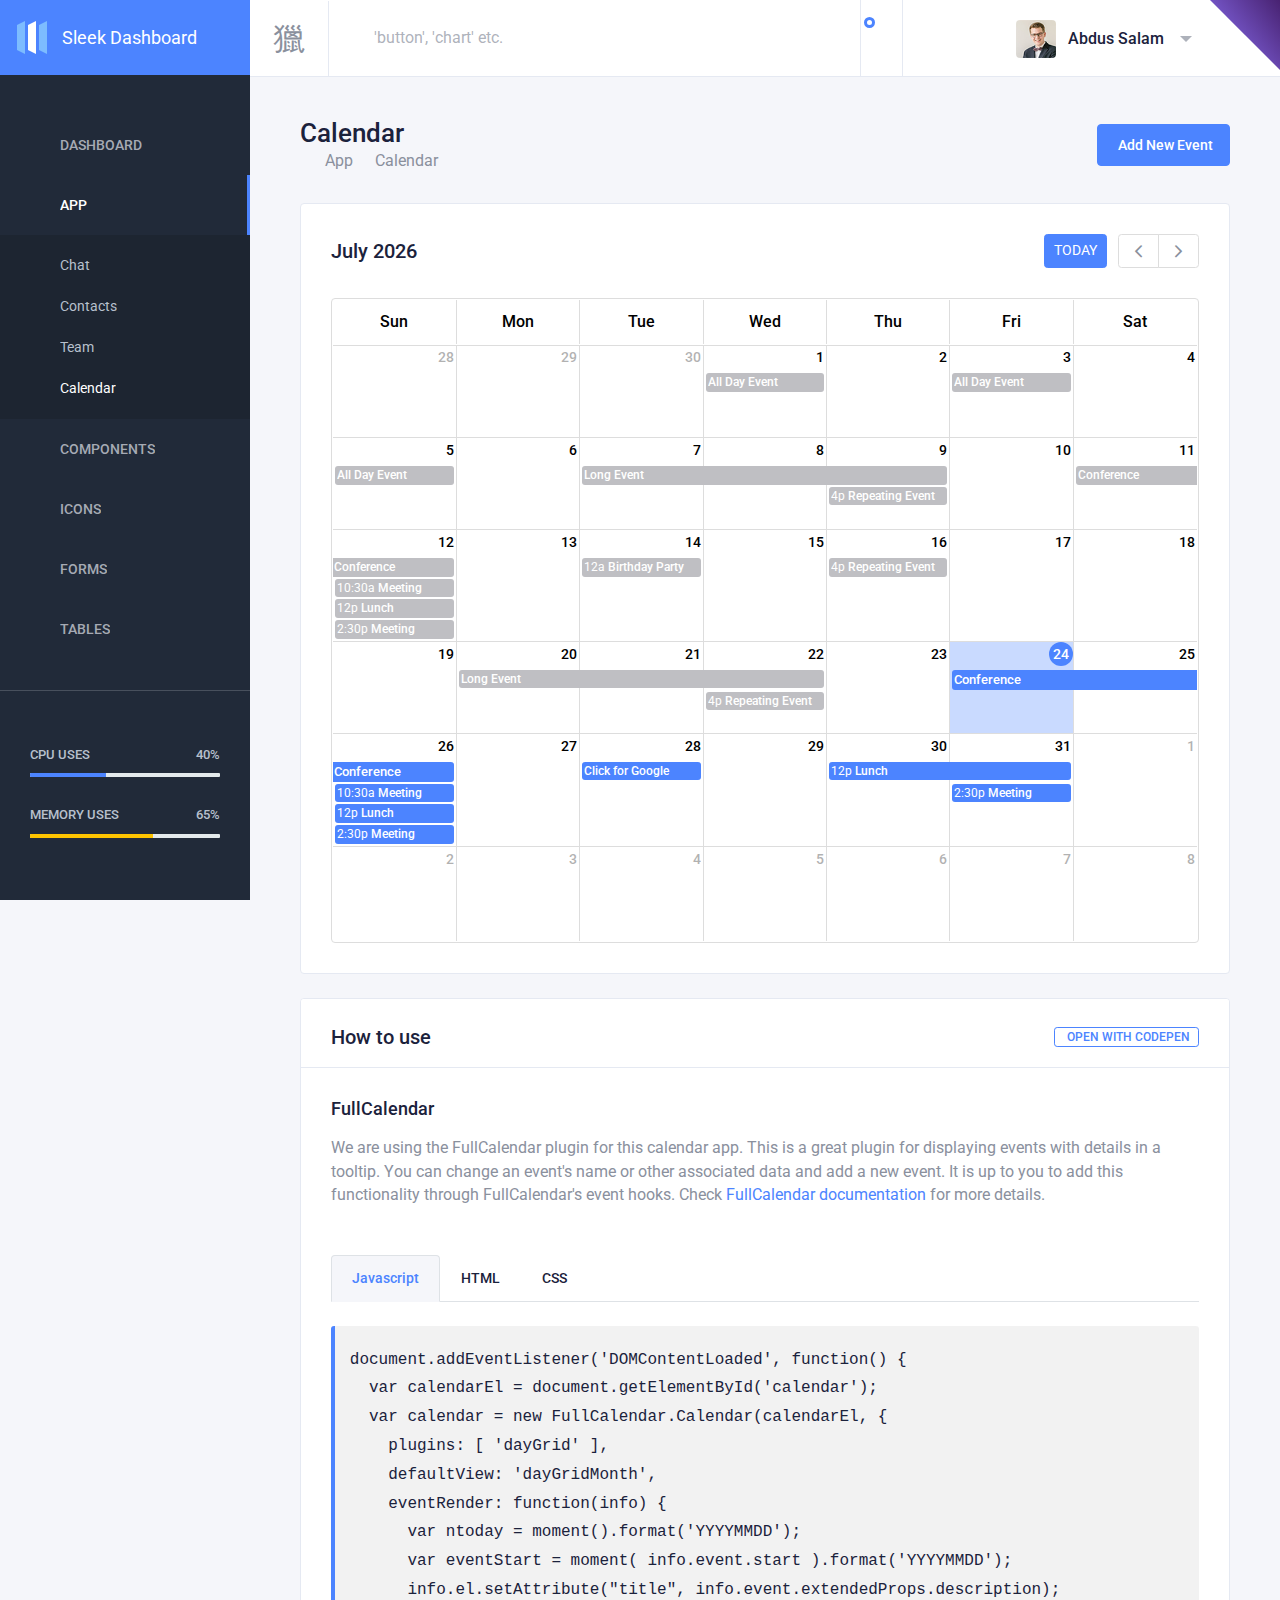
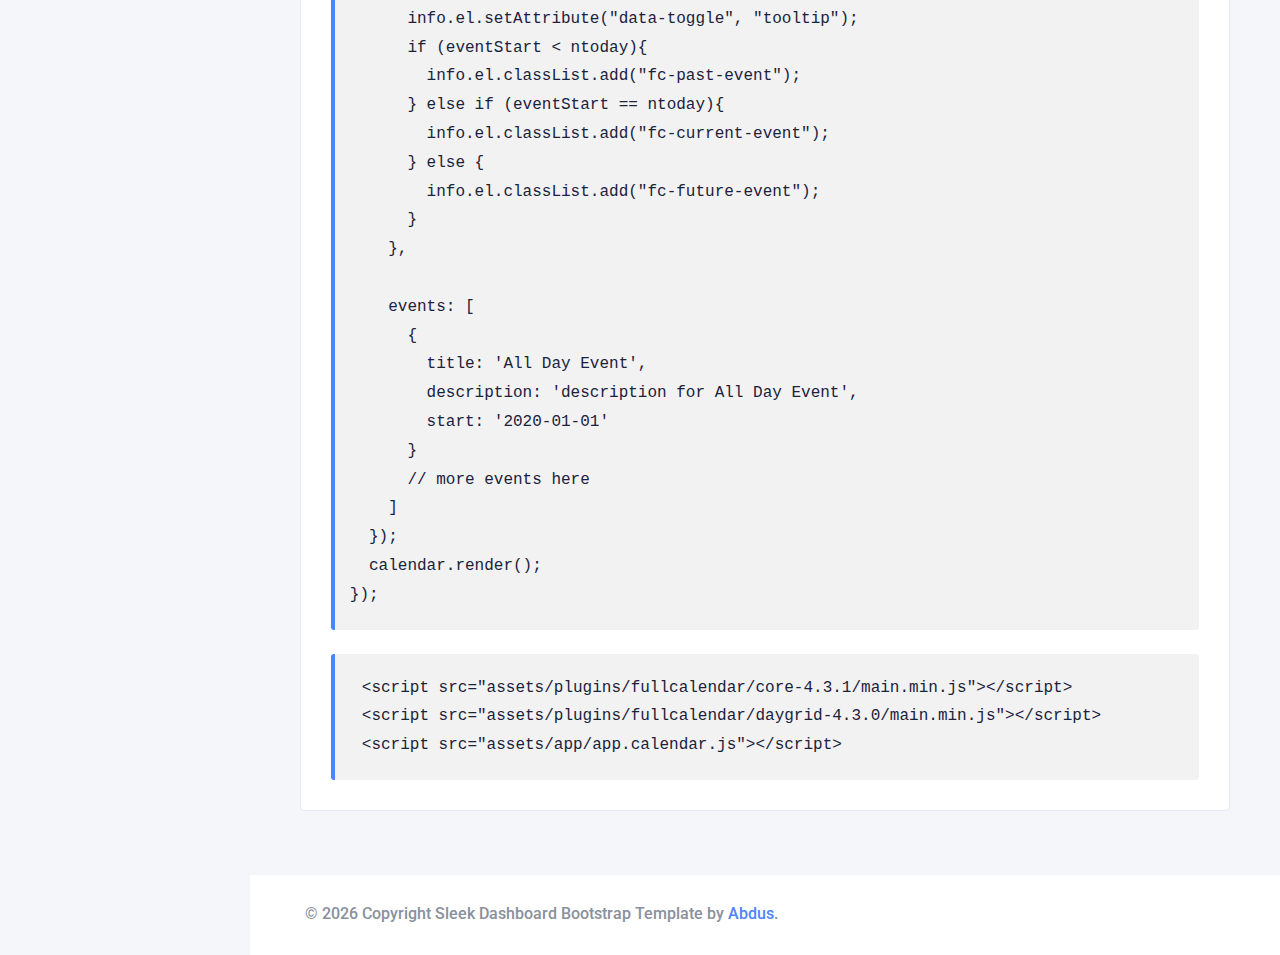
<file: calendar.html>
<!DOCTYPE html>
<html lang="en" dir="ltr">
<head>
  <meta charset="utf-8" />
  <meta http-equiv="X-UA-Compatible" content="IE=edge" />
  <meta name="viewport" content="width=device-width, initial-scale=1" />
  <meta name="description" content="Sleek Dashboard - Free Bootstrap 4 Admin Dashboard Template and UI Kit. It is very powerful bootstrap admin dashboard, which allows you to build products like admin panels, content management systems and CRMs etc.">


  <title>calendar - Sleek Admin Dashboard Template</title>

  <!-- GOOGLE FONTS -->
  <link href="https://fonts.googleapis.com/css?family=Montserrat:400,500|Poppins:400,500,600,700|Roboto:400,500" rel="stylesheet" />
  <link href="https://cdn.materialdesignicons.com/4.4.95/css/materialdesignicons.min.css" rel="stylesheet" />


  <!-- PLUGINS CSS STYLE -->
  <link href="assets/plugins/nprogress/nprogress.css" rel="stylesheet" />

  
  
  <link href='assets/plugins/fullcalendar/core-4.3.1/main.min.css' rel='stylesheet' />
  <link href='assets/plugins/fullcalendar/daygrid-4.3.0/main.min.css' rel='stylesheet' />
  
  
  
  <link href="assets/plugins/daterangepicker/daterangepicker.css" rel="stylesheet" />
  
  

  <!-- SLEEK CSS -->
  <link id="sleek-css" rel="stylesheet" href="assets/css/sleek.css" />

  <!-- FAVICON -->
  <link href="assets/img/favicon.png" rel="shortcut icon" />

  

  <!--
    HTML5 shim and Respond.js for IE8 support of HTML5 elements and media queries
  -->
  <!-- WARNING: Respond.js doesn't work if you view the page via file:// -->
  <!--[if lt IE 9]>
    <script src="https://oss.maxcdn.com/html5shiv/3.7.2/html5shiv.min.js"></script>
    <script src="https://oss.maxcdn.com/respond/1.4.2/respond.min.js"></script>
  <![endif]-->
  <script src="assets/plugins/nprogress/nprogress.js"></script>
</head>


<body class="header-fixed sidebar-fixed sidebar-dark header-light" id="body">
  
  <script>
    NProgress.configure({ showSpinner: false });
    NProgress.start();
  </script>

  

  <div class="wrapper">
    <!-- Github Link -->
    <a href="https://github.com/tafcoder/sleek-dashboard"  target="_blank" class="github-link">
      <svg width="70" height="70" viewBox="0 0 250 250" aria-hidden="true">
        <defs>
          <linearGradient id="grad1" x1="0%" y1="75%" x2="100%" y2="0%">
            <stop offset="0%" style="stop-color:#896def;stop-opacity:1" />
            <stop offset="100%" style="stop-color:#482271;stop-opacity:1" />
          </linearGradient>
        </defs>
        <path d="M 0,0 L115,115 L115,115 L142,142 L250,250 L250,0 Z" fill="url(#grad1)"></path>
      </svg>
      <i class="mdi mdi-github-circle"></i>
    </a>

            <!--
          ====================================
          ——— LEFT SIDEBAR WITH FOOTER
          =====================================
        -->
        <aside class="left-sidebar bg-sidebar">
          <div id="sidebar" class="sidebar sidebar-with-footer">
            <!-- Aplication Brand -->
            <div class="app-brand">
              <a href="/index.html" title="Sleek Dashboard">
                <svg
                  class="brand-icon"
                  xmlns="http://www.w3.org/2000/svg"
                  preserveAspectRatio="xMidYMid"
                  width="30"
                  height="33"
                  viewBox="0 0 30 33"
                >
                  <g fill="none" fill-rule="evenodd">
                    <path
                      class="logo-fill-blue"
                      fill="#7DBCFF"
                      d="M0 4v25l8 4V0zM22 4v25l8 4V0z"
                    />
                    <path class="logo-fill-white" fill="#FFF" d="M11 4v25l8 4V0z" />
                  </g>
                </svg>
                <span class="brand-name text-truncate">Sleek Dashboard</span>
              </a>
            </div>
            <!-- begin sidebar scrollbar -->
            <div class="sidebar-scrollbar">

              <!-- sidebar menu -->
              <ul class="nav sidebar-inner" id="sidebar-menu">
                

                
                  <li  class="has-sub" >
                    <a class="sidenav-item-link" href="javascript:void(0)" data-toggle="collapse" data-target="#dashboard"
                      aria-expanded="false" aria-controls="dashboard">
                      <i class="mdi mdi-view-dashboard-outline"></i>
                      <span class="nav-text">Dashboard</span> <b class="caret"></b>
                    </a>
                    <ul  class="collapse"  id="dashboard"
                      data-parent="#sidebar-menu">
                      <div class="sub-menu">
                        
                        
                          
                            <li >
                              <a class="sidenav-item-link" href="index.html">
                                <span class="nav-text">Ecommerce</span>
                                
                              </a>
                            </li>
                          
                        

                        
                        
                          
                            <li >
                              <a class="sidenav-item-link" href="analytics.html">
                                <span class="nav-text">Analytics</span>
                                
                                <span class="badge badge-success">new</span>
                                
                              </a>
                            </li>
                          
                        

                        
                      </div>
                    </ul>
                  </li>
                

                

                
                  <li  class="has-sub active expand" >
                    <a class="sidenav-item-link" href="javascript:void(0)" data-toggle="collapse" data-target="#app"
                      aria-expanded="false" aria-controls="app">
                      <i class="mdi mdi-pencil-box-multiple"></i>
                      <span class="nav-text">App</span> <b class="caret"></b>
                    </a>
                    <ul  class="collapse show"  id="app"
                      data-parent="#sidebar-menu">
                      <div class="sub-menu">
                        
                        
                          
                            <li >
                              <a class="sidenav-item-link" href="chat.html">
                                <span class="nav-text">Chat</span>
                                
                              </a>
                            </li>
                          
                        

                        
                        
                          
                            <li >
                              <a class="sidenav-item-link" href="contacts.html">
                                <span class="nav-text">Contacts</span>
                                
                              </a>
                            </li>
                          
                        

                        
                        
                          
                            <li >
                              <a class="sidenav-item-link" href="team.html">
                                <span class="nav-text">Team</span>
                                
                              </a>
                            </li>
                          
                        

                        
                        
                          
                            <li  class="active" >
                              <a class="sidenav-item-link" href="calendar.html">
                                <span class="nav-text">Calendar</span>
                                
                              </a>
                            </li>
                          
                        

                        
                      </div>
                    </ul>
                  </li>
                

                

                
                  <li  class="has-sub" >
                    <a class="sidenav-item-link" href="javascript:void(0)" data-toggle="collapse" data-target="#components"
                      aria-expanded="false" aria-controls="components">
                      <i class="mdi mdi-folder-multiple-outline"></i>
                      <span class="nav-text">Components</span> <b class="caret"></b>
                    </a>
                    <ul  class="collapse"  id="components"
                      data-parent="#sidebar-menu">
                      <div class="sub-menu">
                        
                        
                          
                            <li >
                              <a class="sidenav-item-link" href="alert.html">
                                <span class="nav-text">Alert</span>
                                
                              </a>
                            </li>
                          
                        

                        
                        
                          
                            <li >
                              <a class="sidenav-item-link" href="badge.html">
                                <span class="nav-text">Badge</span>
                                
                              </a>
                            </li>
                          
                        

                        
                        
                          
                            <li >
                              <a class="sidenav-item-link" href="breadcrumb.html">
                                <span class="nav-text">Breadcrumb</span>
                                
                              </a>
                            </li>
                          
                        

                        
                        
                          
                            <li >
                              <a class="sidenav-item-link" href="button-default.html">
                                <span class="nav-text">Button Default</span>
                                
                              </a>
                            </li>
                          
                        

                        
                        
                          
                            <li >
                              <a class="sidenav-item-link" href="button-dropdown.html">
                                <span class="nav-text">Button Dropdown</span>
                                
                              </a>
                            </li>
                          
                        

                        
                        
                          
                            <li >
                              <a class="sidenav-item-link" href="button-group.html">
                                <span class="nav-text">Button Group</span>
                                
                              </a>
                            </li>
                          
                        

                        
                        
                          
                            <li >
                              <a class="sidenav-item-link" href="button-social.html">
                                <span class="nav-text">Button Social</span>
                                
                              </a>
                            </li>
                          
                        

                        
                        
                          
                            <li >
                              <a class="sidenav-item-link" href="button-loading.html">
                                <span class="nav-text">Button Loading</span>
                                
                              </a>
                            </li>
                          
                        

                        
                        
                          
                            <li >
                              <a class="sidenav-item-link" href="card.html">
                                <span class="nav-text">Card</span>
                                
                              </a>
                            </li>
                          
                        

                        
                        
                          
                            <li >
                              <a class="sidenav-item-link" href="carousel.html">
                                <span class="nav-text">Carousel</span>
                                
                              </a>
                            </li>
                          
                        

                        
                        
                          
                            <li >
                              <a class="sidenav-item-link" href="collapse.html">
                                <span class="nav-text">Collapse</span>
                                
                              </a>
                            </li>
                          
                        

                        
                        
                          
                            <li >
                              <a class="sidenav-item-link" href="list-group.html">
                                <span class="nav-text">List Group</span>
                                
                              </a>
                            </li>
                          
                        

                        
                        
                          
                            <li >
                              <a class="sidenav-item-link" href="modal.html">
                                <span class="nav-text">Modal</span>
                                
                              </a>
                            </li>
                          
                        

                        
                        
                          
                            <li >
                              <a class="sidenav-item-link" href="pagination.html">
                                <span class="nav-text">Pagination</span>
                                
                              </a>
                            </li>
                          
                        

                        
                        
                          
                            <li >
                              <a class="sidenav-item-link" href="popover-tooltip.html">
                                <span class="nav-text">Popover & Tooltip</span>
                                
                              </a>
                            </li>
                          
                        

                        
                        
                          
                            <li >
                              <a class="sidenav-item-link" href="progress-bar.html">
                                <span class="nav-text">Progress Bar</span>
                                
                              </a>
                            </li>
                          
                        

                        
                        
                          
                            <li >
                              <a class="sidenav-item-link" href="spinner.html">
                                <span class="nav-text">Spinner</span>
                                
                              </a>
                            </li>
                          
                        

                        
                        
                          
                            <li >
                              <a class="sidenav-item-link" href="switcher.html">
                                <span class="nav-text">Switcher</span>
                                
                              </a>
                            </li>
                          
                        

                        
                        
                          
                            <li >
                              <a class="sidenav-item-link" href="tab.html">
                                <span class="nav-text">Tab</span>
                                
                              </a>
                            </li>
                          
                        

                        
                      </div>
                    </ul>
                  </li>
                

                

                
                  <li  class="has-sub" >
                    <a class="sidenav-item-link" href="javascript:void(0)" data-toggle="collapse" data-target="#icons"
                      aria-expanded="false" aria-controls="icons">
                      <i class="mdi mdi-diamond-stone"></i>
                      <span class="nav-text">Icons</span> <b class="caret"></b>
                    </a>
                    <ul  class="collapse"  id="icons"
                      data-parent="#sidebar-menu">
                      <div class="sub-menu">
                        
                        
                          
                            <li >
                              <a class="sidenav-item-link" href="material-icon.html">
                                <span class="nav-text">Material Icon</span>
                                
                              </a>
                            </li>
                          
                        

                        
                        
                          
                            <li >
                              <a class="sidenav-item-link" href="flag-icon.html">
                                <span class="nav-text">Flag Icon</span>
                                
                              </a>
                            </li>
                          
                        

                        
                      </div>
                    </ul>
                  </li>
                

                

                
                  <li  class="has-sub" >
                    <a class="sidenav-item-link" href="javascript:void(0)" data-toggle="collapse" data-target="#forms"
                      aria-expanded="false" aria-controls="forms">
                      <i class="mdi mdi-email-mark-as-unread"></i>
                      <span class="nav-text">Forms</span> <b class="caret"></b>
                    </a>
                    <ul  class="collapse"  id="forms"
                      data-parent="#sidebar-menu">
                      <div class="sub-menu">
                        
                        
                          
                            <li >
                              <a class="sidenav-item-link" href="basic-input.html">
                                <span class="nav-text">Basic Input</span>
                                
                              </a>
                            </li>
                          
                        

                        
                        
                          
                            <li >
                              <a class="sidenav-item-link" href="input-group.html">
                                <span class="nav-text">Input Group</span>
                                
                              </a>
                            </li>
                          
                        

                        
                        
                          
                            <li >
                              <a class="sidenav-item-link" href="checkbox-radio.html">
                                <span class="nav-text">Checkbox & Radio</span>
                                
                              </a>
                            </li>
                          
                        

                        
                        
                          
                            <li >
                              <a class="sidenav-item-link" href="form-validation.html">
                                <span class="nav-text">Form Validation</span>
                                
                              </a>
                            </li>
                          
                        

                        
                        
                          
                            <li >
                              <a class="sidenav-item-link" href="form-advance.html">
                                <span class="nav-text">Form Advance</span>
                                
                              </a>
                            </li>
                          
                        

                        
                      </div>
                    </ul>
                  </li>
                

                

                
                  <li  class="has-sub" >
                    <a class="sidenav-item-link" href="javascript:void(0)" data-toggle="collapse" data-target="#tables"
                      aria-expanded="false" aria-controls="tables">
                      <i class="mdi mdi-table"></i>
                      <span class="nav-text">Tables</span> <b class="caret"></b>
                    </a>
                    <ul  class="collapse"  id="tables"
                      data-parent="#sidebar-menu">
                      <div class="sub-menu">
                        
                        
                          
                            <li >
                              <a class="sidenav-item-link" href="basic-tables.html">
                                <span class="nav-text">Basic Tables</span>
                                
                              </a>
                            </li>
                          
                        

                        
                        
                        <li  class="has-sub" >
                          <a class="sidenav-item-link" href="javascript:void(0)" data-toggle="collapse" data-target="#data-tables"
                            aria-expanded="false" aria-controls="data-tables">
                            <span class="nav-text">Data Tables</span> <b class="caret"></b>
                          </a>
                          <ul  class="collapse"  id="data-tables">
                            <div class="sub-menu">
                              
                              <li >
                                <a href="basic-data-table.html">Basic Data Table</a>
                              </li>
                              
                              <li >
                                <a href="responsive-data-table.html">Responsive Data Table</a>
                              </li>
                              
                              <li >
                                <a href="hoverable-data-table.html">Hoverable Data Table</a>
                              </li>
                              
                              <li >
                                <a href="expendable-data-table.html">Expendable Data Table</a>
                              </li>
                              
                            </div>
                          </ul>
                        </li>
                        

                        
                      </div>
                    </ul>
                  </li>
                

                

                
                  <li  class="has-sub" >
                    <a class="sidenav-item-link" href="javascript:void(0)" data-toggle="collapse" data-target="#maps"
                      aria-expanded="false" aria-controls="maps">
                      <i class="mdi mdi-google-maps"></i>
                      <span class="nav-text">Maps</span> <b class="caret"></b>
                    </a>
                    <ul  class="collapse"  id="maps"
                      data-parent="#sidebar-menu">
                      <div class="sub-menu">
                        
                        
                          
                            <li >
                              <a class="sidenav-item-link" href="google-map.html">
                                <span class="nav-text">Google Map</span>
                                
                              </a>
                            </li>
                          
                        

                        
                        
                          
                            <li >
                              <a class="sidenav-item-link" href="vector-map.html">
                                <span class="nav-text">Vector Map</span>
                                
                              </a>
                            </li>
                          
                        

                        
                      </div>
                    </ul>
                  </li>
                

                

                
                  <li  class="has-sub" >
                    <a class="sidenav-item-link" href="javascript:void(0)" data-toggle="collapse" data-target="#widgets"
                      aria-expanded="false" aria-controls="widgets">
                      <i class="mdi mdi-widgets"></i>
                      <span class="nav-text">Widgets</span> <b class="caret"></b>
                    </a>
                    <ul  class="collapse"  id="widgets"
                      data-parent="#sidebar-menu">
                      <div class="sub-menu">
                        
                        
                          
                            <li >
                              <a class="sidenav-item-link" href="general-widget.html">
                                <span class="nav-text">General Widget</span>
                                
                              </a>
                            </li>
                          
                        

                        
                        
                          
                            <li >
                              <a class="sidenav-item-link" href="chart-widget.html">
                                <span class="nav-text">Chart Widget</span>
                                
                              </a>
                            </li>
                          
                        

                        
                      </div>
                    </ul>
                  </li>
                

                

                
                  <li  class="has-sub" >
                    <a class="sidenav-item-link" href="javascript:void(0)" data-toggle="collapse" data-target="#charts"
                      aria-expanded="false" aria-controls="charts">
                      <i class="mdi mdi-chart-pie"></i>
                      <span class="nav-text">Charts</span> <b class="caret"></b>
                    </a>
                    <ul  class="collapse"  id="charts"
                      data-parent="#sidebar-menu">
                      <div class="sub-menu">
                        
                        
                          
                            <li >
                              <a class="sidenav-item-link" href="chartjs.html">
                                <span class="nav-text">ChartJS</span>
                                
                              </a>
                            </li>
                          
                        

                        
                      </div>
                    </ul>
                  </li>
                

                

                
                  <li  class="has-sub" >
                    <a class="sidenav-item-link" href="javascript:void(0)" data-toggle="collapse" data-target="#pages"
                      aria-expanded="false" aria-controls="pages">
                      <i class="mdi mdi-image-filter-none"></i>
                      <span class="nav-text">Pages</span> <b class="caret"></b>
                    </a>
                    <ul  class="collapse"  id="pages"
                      data-parent="#sidebar-menu">
                      <div class="sub-menu">
                        
                        
                          
                            <li >
                              <a class="sidenav-item-link" href="user-profile.html">
                                <span class="nav-text">User Profile</span>
                                
                              </a>
                            </li>
                          
                        

                        
                        
                        <li  class="has-sub" >
                          <a class="sidenav-item-link" href="javascript:void(0)" data-toggle="collapse" data-target="#authentication"
                            aria-expanded="false" aria-controls="authentication">
                            <span class="nav-text">Authentication</span> <b class="caret"></b>
                          </a>
                          <ul  class="collapse"  id="authentication">
                            <div class="sub-menu">
                              
                              <li >
                                <a href="sign-in.html">Sign In</a>
                              </li>
                              
                              <li >
                                <a href="sign-up.html">Sign Up</a>
                              </li>
                              
                            </div>
                          </ul>
                        </li>
                        

                        
                        
                        <li  class="has-sub" >
                          <a class="sidenav-item-link" href="javascript:void(0)" data-toggle="collapse" data-target="#others"
                            aria-expanded="false" aria-controls="others">
                            <span class="nav-text">Others</span> <b class="caret"></b>
                          </a>
                          <ul  class="collapse"  id="others">
                            <div class="sub-menu">
                              
                              <li >
                                <a href="invoice.html">Invoice</a>
                              </li>
                              
                              <li >
                                <a href="404.html">404 Page</a>
                              </li>
                              
                            </div>
                          </ul>
                        </li>
                        

                        
                      </div>
                    </ul>
                  </li>
                

                

                
                  <li  class="has-sub" >
                    <a class="sidenav-item-link" href="javascript:void(0)" data-toggle="collapse" data-target="#documentation"
                      aria-expanded="false" aria-controls="documentation">
                      <i class="mdi mdi-book-open-page-variant"></i>
                      <span class="nav-text">Documentation</span> <b class="caret"></b>
                    </a>
                    <ul  class="collapse"  id="documentation"
                      data-parent="#sidebar-menu">
                      <div class="sub-menu">
                        
                        
                          
                            <li class="section-title">
                              Getting Started
                            </li>
                          
                        

                        
                        
                          
                            <li >
                              <a class="sidenav-item-link" href="introduction.html">
                                <span class="nav-text">Introduction</span>
                                
                              </a>
                            </li>
                          
                        

                        
                        
                          
                            <li >
                              <a class="sidenav-item-link" href="quick-start.html">
                                <span class="nav-text">Quick Start</span>
                                
                              </a>
                            </li>
                          
                        

                        
                        
                          
                            <li >
                              <a class="sidenav-item-link" href="customization.html">
                                <span class="nav-text">Customization</span>
                                
                              </a>
                            </li>
                          
                        

                        
                        
                          
                            <li class="section-title">
                              Layouts
                            </li>
                          
                        

                        
                        
                        <li  class="has-sub" >
                          <a class="sidenav-item-link" href="javascript:void(0)" data-toggle="collapse" data-target="#headers"
                            aria-expanded="false" aria-controls="headers">
                            <span class="nav-text">Header Variations</span> <b class="caret"></b>
                          </a>
                          <ul  class="collapse"  id="headers">
                            <div class="sub-menu">
                              
                              <li >
                                <a href="header-fixed.html">Header Fixed</a>
                              </li>
                              
                              <li >
                                <a href="header-static.html">Header Static</a>
                              </li>
                              
                              <li >
                                <a href="header-light.html">Header Light</a>
                              </li>
                              
                              <li >
                                <a href="header-dark.html">Header Dark</a>
                              </li>
                              
                            </div>
                          </ul>
                        </li>
                        

                        
                        
                        <li  class="has-sub" >
                          <a class="sidenav-item-link" href="javascript:void(0)" data-toggle="collapse" data-target="#sidebar-navs"
                            aria-expanded="false" aria-controls="sidebar-navs">
                            <span class="nav-text">Sidebar Variations</span> <b class="caret"></b>
                          </a>
                          <ul  class="collapse"  id="sidebar-navs">
                            <div class="sub-menu">
                              
                              <li >
                                <a href="sidebar-fixed-default.html">Sidebar Fixed Default</a>
                              </li>
                              
                              <li >
                                <a href="sidebar-fixed-minified.html">Sidebar Fixed Minified</a>
                              </li>
                              
                              <li >
                                <a href="sidebar-fixed-offcanvas.html">Sidebar Fixed Offcanvas</a>
                              </li>
                              
                              <li >
                                <a href="sidebar-static-default.html">Sidebar Static Default</a>
                              </li>
                              
                              <li >
                                <a href="sidebar-static-minified.html">Sidebar Static Minified</a>
                              </li>
                              
                              <li >
                                <a href="sidebar-static-offcanvas.html">Sidebar Static Offcanvas</a>
                              </li>
                              
                              <li >
                                <a href="sidebar-with-footer.html">Sidebar With Footer</a>
                              </li>
                              
                              <li >
                                <a href="sidebar-without-footer.html">Sidebar Without Footer</a>
                              </li>
                              
                              <li >
                                <a href="right-sidebar.html">Right Sidebar</a>
                              </li>
                              
                            </div>
                          </ul>
                        </li>
                        

                        
                        
                          
                            <li >
                              <a class="sidenav-item-link" href="rtl.html">
                                <span class="nav-text">RTL Direction</span>
                                
                              </a>
                            </li>
                          
                        

                        
                      </div>
                    </ul>
                  </li>
                

                
              </ul>

            </div>

            <div class="sidebar-footer">
              <hr class="separator mb-0" />
              <div class="sidebar-footer-content">
                <h6 class="text-uppercase">
                  Cpu Uses <span class="float-right">40%</span>
                </h6>
                <div class="progress progress-xs">
                  <div
                    class="progress-bar active"
                    style="width: 40%;"
                    role="progressbar"
                  ></div>
                </div>
                <h6 class="text-uppercase">
                  Memory Uses <span class="float-right">65%</span>
                </h6>
                <div class="progress progress-xs">
                  <div
                    class="progress-bar progress-bar-warning"
                    style="width: 65%;"
                    role="progressbar"
                  ></div>
                </div>
              </div>
            </div>
          </div>
        </aside>


    <div class="page-wrapper">
                <!-- Header -->
          <header class="main-header " id="header">
            <nav class="navbar navbar-static-top navbar-expand-lg">
              <!-- Sidebar toggle button -->
              <button id="sidebar-toggler" class="sidebar-toggle">
                <span class="sr-only">Toggle navigation</span>
              </button>
              <!-- search form -->
              <div class="search-form d-none d-lg-inline-block">
                <div class="input-group">
                  <button type="button" name="search" id="search-btn" class="btn btn-flat">
                    <i class="mdi mdi-magnify"></i>
                  </button>
                  <input type="text" name="query" id="search-input" class="form-control" placeholder="'button', 'chart' etc."
                    autofocus autocomplete="off" />
                </div>
                <div id="search-results-container">
                  <ul id="search-results"></ul>
                </div>
              </div>

              <div class="navbar-right ">
                <ul class="nav navbar-nav">
                  <li class="dropdown notifications-menu">
                    <button class="dropdown-toggle" data-toggle="dropdown">
                      <i class="mdi mdi-bell-outline"></i>
                    </button>
                    <ul class="dropdown-menu dropdown-menu-right">
                      <li class="dropdown-header">You have 5 notifications</li>
                      <li>
                        <a href="#">
                          <i class="mdi mdi-account-plus"></i> New user registered
                          <span class=" font-size-12 d-inline-block float-right"><i class="mdi mdi-clock-outline"></i> 10 AM</span>
                        </a>
                      </li>
                      <li>
                        <a href="#">
                          <i class="mdi mdi-account-remove"></i> User deleted
                          <span class=" font-size-12 d-inline-block float-right"><i class="mdi mdi-clock-outline"></i> 07 AM</span>
                        </a>
                      </li>
                      <li>
                        <a href="#">
                          <i class="mdi mdi-chart-areaspline"></i> Sales report is ready
                          <span class=" font-size-12 d-inline-block float-right"><i class="mdi mdi-clock-outline"></i> 12 PM</span>
                        </a>
                      </li>
                      <li>
                        <a href="#">
                          <i class="mdi mdi-account-supervisor"></i> New client
                          <span class=" font-size-12 d-inline-block float-right"><i class="mdi mdi-clock-outline"></i> 10 AM</span>
                        </a>
                      </li>
                      <li>
                        <a href="#">
                          <i class="mdi mdi-server-network-off"></i> Server overloaded
                          <span class=" font-size-12 d-inline-block float-right"><i class="mdi mdi-clock-outline"></i> 05 AM</span>
                        </a>
                      </li>
                      <li class="dropdown-footer">
                        <a class="text-center" href="#"> View All </a>
                      </li>
                    </ul>
                  </li>
                  <li class="right-sidebar-in right-sidebar-2-menu">
                    <i class="mdi mdi-settings mdi-spin"></i>
                  </li>
                  <!-- User Account -->
                  <li class="dropdown user-menu">
                    <button href="#" class="dropdown-toggle nav-link" data-toggle="dropdown">
                      <img src="assets/img/user/user.png" class="user-image" alt="User Image" />
                      <span class="d-none d-lg-inline-block">Abdus Salam</span>
                    </button>
                    <ul class="dropdown-menu dropdown-menu-right">
                      <!-- User image -->
                      <li class="dropdown-header">
                        <img src="assets/img/user/user.png" class="img-circle" alt="User Image" />
                        <div class="d-inline-block">
                          Abdus Salam <small class="pt-1">iamabdus@gmail.com</small>
                        </div>
                      </li>

                      <li>
                        <a href="user-profile.html">
                          <i class="mdi mdi-account"></i> My Profile
                        </a>
                      </li>
                      <li>
                        <a href="#">
                          <i class="mdi mdi-email"></i> Message
                        </a>
                      </li>
                      <li>
                        <a href="#"> <i class="mdi mdi-diamond-stone"></i> Projects </a>
                      </li>
                      <li class="right-sidebar-in">
                        <a href="javascript:0"> <i class="mdi mdi-settings"></i> Setting </a>
                      </li>

                      <li class="dropdown-footer">
                        <a href="index.html"> <i class="mdi mdi-logout"></i> Log Out </a>
                      </li>
                    </ul>
                  </li>
                </ul>
              </div>
            </nav>


          </header>


      <div class="content-wrapper">
        <div class="content"><div class="breadcrumb-wrapper d-flex justify-content-between align-items-center">
  <div>
    <h1>Calendar</h1>
    
        <nav aria-label="breadcrumb">
          <ol class="breadcrumb p-0">
            <li class="breadcrumb-item">
              <a href="index.html">
                <span class="mdi mdi-home"></span>                
              </a>
            </li>
            <li class="breadcrumb-item">
              app
            </li>
            <li class="breadcrumb-item" aria-current="page">calendar</li>
          </ol>
        </nav>

  </div>

  <div>
    <button type="button" class="btn btn-primary" data-toggle="modal" data-target="#modal-add-event">
      <i class="mdi mdi-plus mr-1"></i> Add New Event
    </button>
  </div>
</div>

<div class="card card-default">
  <div class="card-body p-0">
    <div class="full-calendar">
      <div id='calendar'></div>
    </div>
  </div>
</div>

<div class="row">
  <div class="col">
    <div class="card card-default">
      <div class="card-header card-header-border-bottom d-flex justify-content-between">
        <h2>How to use</h2>

        <a href="https://codepen.io/iamabdus/pen/OJPZxMg" target="_blank" class="btn btn-outline-primary btn-sm text-uppercase">
          <i class="mdi mdi-codepen mr-1"></i> Open with codepen
        </a>
      </div>

      <div class="card-body">
        <div class="mb-5">
          <h5 class="text-dark mb-3">FullCalendar</h5>

          <p>We are using the FullCalendar plugin for this calendar app. This is a great plugin for displaying events with details in a tooltip. You can change an event's name or other associated data and add a new event. It is up to you to add this functionality through FullCalendar's event hooks. Check <a href="http://fullcalendar.io/" target="_blank">FullCalendar documentation</a> for more details.</p>
        </div>

        <ul class="nav nav-tabs" id="myTab" role="tablist">
          <li class="nav-item">
            <a class="nav-link active" id="home-tab" data-toggle="tab" href="#home" role="tab" aria-controls="home" aria-selected="true">Javascript</a>
          </li>
          <li class="nav-item">
            <a class="nav-link" id="profile-tab" data-toggle="tab" href="#profile" role="tab" aria-controls="profile" aria-selected="false">HTML</a>
          </li>
          <li class="nav-item">
            <a class="nav-link" id="contact-tab" data-toggle="tab" href="#contact" role="tab" aria-controls="contact" aria-selected="false">CSS</a>
          </li>
        </ul>
        <div class="tab-content" id="myTabContent1">
          <div class="tab-pane fade show active" id="home" role="tabpanel" aria-labelledby="home-tab">

<pre class="mt-4 m-0 pre-code">
document.addEventListener('DOMContentLoaded', function() {
  var calendarEl = document.getElementById('calendar');
  var calendar = new FullCalendar.Calendar(calendarEl, {
    plugins: [ 'dayGrid' ],
    defaultView: 'dayGridMonth',
    eventRender: function(info) {
      var ntoday = moment().format('YYYYMMDD');
      var eventStart = moment( info.event.start ).format('YYYYMMDD');
      info.el.setAttribute("title", info.event.extendedProps.description);
      info.el.setAttribute("data-toggle", "tooltip");
      if (eventStart &lt; ntoday){
        info.el.classList.add("fc-past-event");
      } else if (eventStart == ntoday){
        info.el.classList.add("fc-current-event");
      } else {
        info.el.classList.add("fc-future-event");
      }
    },

    events: [
      {
        title: 'All Day Event',
        description: 'description for All Day Event',
        start: '2020-01-01'
      }
      // more events here
    ]
  });
  calendar.render();
});
</pre>

<pre class="mt-4 m-0">
<code>&lt;script src="assets/plugins/fullcalendar/core-4.3.1/main.min.js"&gt;&lt;/script&gt;</code>
<code>&lt;script src="assets/plugins/fullcalendar/daygrid-4.3.0/main.min.js"&gt;&lt;/script&gt;</code>
<code>&lt;script src="assets/app/app.calendar.js"&gt;&lt;/script&gt;</code>
</pre>
          </div>

          <div class="tab-pane fade" id="profile" role="tabpanel" aria-labelledby="profile-tab">
<pre class="mt-4 m-0">
&lt;div class="full-calendar"&gt;
 &lt;div id="calendar"&gt;
  &lt;a href="#" data-toggle="modal" data-target="#modal-add-event" class="btn btn-primary"&gt;
   &lt;span class="fc-icon fc-icon-plus-squar&gt;&lt;/span&gt; Add New Event
  &lt;/a&gt;
 &lt;/div&gt;
&lt;/div&gt;
</pre>
          </div>

          <div class="tab-pane fade" id="contact" role="tabpanel" aria-labelledby="contact-tab">
<pre class="mt-4 m-0">
<code>&lt;link href="assets/plugins/fullcalendar/core-4.3.1/main.min.css" rel="stylesheet"&gt;</code>
<code>&lt;link href="assets/plugins/fullcalendar/daygrid-4.3.0/main.min.css" rel="stylesheet"&gt;</code>
</pre>
          </div>
        </div>
      </div>
    </div>
  </div>
</div>


<!-- Add Event Button  -->
<div class="modal fade" id="modal-add-event" tabindex="-1" role="dialog" aria-labelledby="exampleModalCenterTitle"
  aria-hidden="true">
  <div class="modal-dialog modal-dialog-centered modal-lg" role="document">
    <div class="modal-content">
      <form>
        <div class="modal-header px-4">
          <h5 class="modal-title" id="exampleModalCenterTitle">Add New Event</h5>

          <button type="button" class="close" data-dismiss="modal" aria-label="Close">
            <span aria-hidden="true">&times;</span>
          </button>
        </div>

        <div class="modal-body px-4">

          <div class="form-group">
            <label for="firstName">Title</label>
            <input type="text" class="form-control" value="Meeting">
          </div>

          <div class="row">
            <div class="col-lg-6">
              <div class="form-group">
                <label for="firstName">Date</label>
                <div class="input-group mb-2">
                  <div class="input-group-prepend">
                    <span class="input-group-text">
                      <i class="mdi mdi-calendar-range"></i>
                    </span>
                  </div>
                  <input type="text" class="form-control date-range" name="dateRange" value="" placeholder="Date"/>
                </div>
              </div>
            </div>

            <div class="col-lg-6">
              <div class="form-group">
                <label for="exampleFormControlSelect3">Time</label>
                <select class="form-control" id="exampleFormControlSelect3">
                  <option>10:00am</option>
                  <option>10:30am</option>
                  <option>11am</option>
                  <option>11:30am</option>
                  <option>12:00pm</option>
                </select>
              </div>
            </div>
          </div>
  
          <div class="form-group mb-0">
            <label for="firstName">Description</label>
            <textarea class="form-control" id="exampleFormControlTextarea1" rows="5"></textarea>
          </div>
        </div>

        <div class="modal-footer border-top-0 px-4 pt-0">
          <button type="button" class="btn btn-primary btn-pill m-0">Creat Event</button>
        </div>
      </form>
    </div>
  </div>
</div></div>

        

        <div class="right-sidebar-2">
    <div class="right-sidebar-container-2">
      <div class="slim-scroll-right-sidebar-2">

      <div class="right-sidebar-2-header">
        <h2>Layout Settings</h2>
        <p>User Interface Settings</p>
        <div class="btn-close-right-sidebar-2">
          <i class="mdi mdi-window-close"></i>
        </div>
      </div>

      <div class="right-sidebar-2-body">
        <span class="right-sidebar-2-subtitle">Header Layout</span>
        <div class="no-col-space">
          <a href="javascript:void(0);" class="btn-right-sidebar-2 header-fixed-to btn-right-sidebar-2-active">Fixed</a>
          <a href="javascript:void(0);" class="btn-right-sidebar-2 header-static-to">Static</a>
        </div>

        <span class="right-sidebar-2-subtitle">Sidebar Layout</span>
        <div class="no-col-space">
          <select class="right-sidebar-2-select" id="sidebar-option-select">
            <option value="sidebar-fixed">Fixed Default</option>
            <option value="sidebar-fixed-minified">Fixed Minified</option>
            <option value="sidebar-fixed-offcanvas">Fixed Offcanvas</option>
            <option value="sidebar-static">Static Default</option>
            <option value="sidebar-static-minified">Static Minified</option>
            <option value="sidebar-static-offcanvas">Static Offcanvas</option>
          </select>
        </div>

        <span class="right-sidebar-2-subtitle">Header Background</span>
        <div class="no-col-space">
          <a href="javascript:void(0);" class="btn-right-sidebar-2 btn-right-sidebar-2-active header-light-to">Light</a>
          <a href="javascript:void(0);" class="btn-right-sidebar-2 header-dark-to">Dark</a>
        </div>

        <span class="right-sidebar-2-subtitle">Navigation Background</span>
        <div class="no-col-space">
          <a href="javascript:void(0);" class="btn-right-sidebar-2 btn-right-sidebar-2-active sidebar-dark-to">Dark</a>
          <a href="javascript:void(0);" class="btn-right-sidebar-2 sidebar-light-to">Light</a>
        </div>

        <span class="right-sidebar-2-subtitle">Direction</span>
        <div class="no-col-space">
          <a href="javascript:void(0);" class="btn-right-sidebar-2 btn-right-sidebar-2-active ltr-to">LTR</a>
          <a href="javascript:void(0);" class="btn-right-sidebar-2 rtl-to">RTL</a>
        </div>

        <div class="d-flex justify-content-center" style="padding-top: 30px">
          <div id="reset-options" style="width: auto; cursor: pointer" class="btn-right-sidebar-2 btn-reset">Reset
            Settings</div>
        </div>

      </div>

    </div>
  </div>

</div>

      </div>

                <footer class="footer mt-auto">
            <div class="copyright bg-white">
              <p>
                &copy; <span id="copy-year">2019</span> Copyright Sleek Dashboard Bootstrap Template by
                <a
                  class="text-primary"
                  href="http://www.iamabdus.com/"
                  target="_blank"
                  >Abdus</a
                >.
              </p>
            </div>
            <script>
                var d = new Date();
                var year = d.getFullYear();
                document.getElementById("copy-year").innerHTML = year;
            </script>
          </footer>

    </div>
  </div>

  <script src="assets/plugins/jquery/jquery.min.js"></script>
<script src="assets/plugins/slimscrollbar/jquery.slimscroll.min.js"></script>
<script src="assets/plugins/jekyll-search.min.js"></script>



<script src='assets/plugins/fullcalendar/core-4.3.1/main.min.js'></script>
<script src='assets/plugins/fullcalendar/daygrid-4.3.0/main.min.js'></script>
<script src='assets/app/app.calendar.js'></script>
  


<script src="assets/plugins/daterangepicker/moment.min.js"></script>
<script src="assets/plugins/daterangepicker/daterangepicker.js"></script>
<script>
  jQuery(document).ready(function() {
    jQuery('input[name="dateRange"]').daterangepicker({
    autoUpdateInput: false,
    singleDatePicker: true,
    locale: {
      cancelLabel: 'Clear'
    }
  });
    jQuery('input[name="dateRange"]').on('apply.daterangepicker', function (ev, picker) {
      jQuery(this).val(picker.startDate.format('MM/DD/YYYY'));
    });
    jQuery('input[name="dateRange"]').on('cancel.daterangepicker', function (ev, picker) {
      jQuery(this).val('');
    });
  });
</script>
  


<script src="assets/js/sleek.bundle.js"></script>
</body>

</html>
</file>
<file: assets/plugins/nprogress/nprogress.css>
/* Make clicks pass-through */
#nprogress {
  pointer-events: none;
}

#nprogress .bar {
  background: #29d;

  position: fixed;
  z-index: 1031;
  top: 0;
  left: 0;

  width: 100%;
  height: 2px;
}

/* Fancy blur effect */
#nprogress .peg {
  display: block;
  position: absolute;
  right: 0px;
  width: 100px;
  height: 100%;
  box-shadow: 0 0 10px #29d, 0 0 5px #29d;
  opacity: 1.0;

  -webkit-transform: rotate(3deg) translate(0px, -4px);
      -ms-transform: rotate(3deg) translate(0px, -4px);
          transform: rotate(3deg) translate(0px, -4px);
}

/* Remove these to get rid of the spinner */
#nprogress .spinner {
  display: block;
  position: fixed;
  z-index: 1031;
  top: 15px;
  right: 15px;
}

#nprogress .spinner-icon {
  width: 18px;
  height: 18px;
  box-sizing: border-box;

  border: solid 2px transparent;
  border-top-color: #29d;
  border-left-color: #29d;
  border-radius: 50%;

  -webkit-animation: nprogress-spinner 400ms linear infinite;
          animation: nprogress-spinner 400ms linear infinite;
}

.nprogress-custom-parent {
  overflow: hidden;
  position: relative;
}

.nprogress-custom-parent #nprogress .spinner,
.nprogress-custom-parent #nprogress .bar {
  position: absolute;
}

@-webkit-keyframes nprogress-spinner {
  0%   { -webkit-transform: rotate(0deg); }
  100% { -webkit-transform: rotate(360deg); }
}
@keyframes nprogress-spinner {
  0%   { transform: rotate(0deg); }
  100% { transform: rotate(360deg); }
}
</file>
<file: assets/plugins/daterangepicker/daterangepicker.css>
.daterangepicker {
  position: absolute;
  color: inherit;
  background-color: #fff;
  border-radius: 4px;
  border: 1px solid #ddd;
  width: 278px;
  max-width: none;
  padding: 0;
  margin-top: 7px;
  top: 100px;
  left: 20px;
  z-index: 3001;
  display: none;
  font-family: arial;
  font-size: 15px;
  line-height: 1em;
}

.daterangepicker:before, .daterangepicker:after {
  position: absolute;
  display: inline-block;
  border-bottom-color: rgba(0, 0, 0, 0.2);
  content: '';
}

.daterangepicker:before {
  top: -7px;
  border-right: 7px solid transparent;
  border-left: 7px solid transparent;
  border-bottom: 7px solid #ccc;
}

.daterangepicker:after {
  top: -6px;
  border-right: 6px solid transparent;
  border-bottom: 6px solid #fff;
  border-left: 6px solid transparent;
}

.daterangepicker.opensleft:before {
  right: 9px;
}

.daterangepicker.opensleft:after {
  right: 10px;
}

.daterangepicker.openscenter:before {
  left: 0;
  right: 0;
  width: 0;
  margin-left: auto;
  margin-right: auto;
}

.daterangepicker.openscenter:after {
  left: 0;
  right: 0;
  width: 0;
  margin-left: auto;
  margin-right: auto;
}

.daterangepicker.opensright:before {
  left: 9px;
}

.daterangepicker.opensright:after {
  left: 10px;
}

.daterangepicker.drop-up {
  margin-top: -7px;
}

.daterangepicker.drop-up:before {
  top: initial;
  bottom: -7px;
  border-bottom: initial;
  border-top: 7px solid #ccc;
}

.daterangepicker.drop-up:after {
  top: initial;
  bottom: -6px;
  border-bottom: initial;
  border-top: 6px solid #fff;
}

.daterangepicker.single .daterangepicker .ranges, .daterangepicker.single .drp-calendar {
  float: none;
}

.daterangepicker.single .drp-selected {
  display: none;
}

.daterangepicker.show-calendar .drp-calendar {
  display: block;
}

.daterangepicker.show-calendar .drp-buttons {
  display: block;
}

.daterangepicker.auto-apply .drp-buttons {
  display: none;
}

.daterangepicker .drp-calendar {
  display: none;
  max-width: 270px;
}

.daterangepicker .drp-calendar.left {
  padding: 8px 0 8px 8px;
}

.daterangepicker .drp-calendar.right {
  padding: 8px;
}

.daterangepicker .drp-calendar.single .calendar-table {
  border: none;
}

.daterangepicker .calendar-table .next span, .daterangepicker .calendar-table .prev span {
  color: #fff;
  border: solid black;
  border-width: 0 2px 2px 0;
  border-radius: 0;
  display: inline-block;
  padding: 3px;
}

.daterangepicker .calendar-table .next span {
  transform: rotate(-45deg);
  -webkit-transform: rotate(-45deg);
}

.daterangepicker .calendar-table .prev span {
  transform: rotate(135deg);
  -webkit-transform: rotate(135deg);
}

.daterangepicker .calendar-table th, .daterangepicker .calendar-table td {
  white-space: nowrap;
  text-align: center;
  vertical-align: middle;
  min-width: 32px;
  width: 32px;
  height: 24px;
  line-height: 24px;
  font-size: 12px;
  border-radius: 4px;
  border: 1px solid transparent;
  white-space: nowrap;
  cursor: pointer;
}

.daterangepicker .calendar-table {
  border: 1px solid #fff;
  border-radius: 4px;
  background-color: #fff;
}

.daterangepicker .calendar-table table {
  width: 100%;
  margin: 0;
  border-spacing: 0;
  border-collapse: collapse;
}

.daterangepicker td.available:hover, .daterangepicker th.available:hover {
  background-color: #eee;
  border-color: transparent;
  color: inherit;
}

.daterangepicker td.week, .daterangepicker th.week {
  font-size: 80%;
  color: #ccc;
}

.daterangepicker td.off, .daterangepicker td.off.in-range, .daterangepicker td.off.start-date, .daterangepicker td.off.end-date {
  background-color: #fff;
  border-color: transparent;
  color: #999;
}

.daterangepicker td.in-range {
  background-color: #ebf4f8;
  border-color: transparent;
  color: #000;
  border-radius: 0;
}

.daterangepicker td.start-date {
  border-radius: 4px 0 0 4px;
}

.daterangepicker td.end-date {
  border-radius: 0 4px 4px 0;
}

.daterangepicker td.start-date.end-date {
  border-radius: 4px;
}

.daterangepicker td.active, .daterangepicker td.active:hover {
  background-color: #357ebd;
  border-color: transparent;
  color: #fff;
}

.daterangepicker th.month {
  width: auto;
}

.daterangepicker td.disabled, .daterangepicker option.disabled {
  color: #999;
  cursor: not-allowed;
  text-decoration: line-through;
}

.daterangepicker select.monthselect, .daterangepicker select.yearselect {
  font-size: 12px;
  padding: 1px;
  height: auto;
  margin: 0;
  cursor: default;
}

.daterangepicker select.monthselect {
  margin-right: 2%;
  width: 56%;
}

.daterangepicker select.yearselect {
  width: 40%;
}

.daterangepicker select.hourselect, .daterangepicker select.minuteselect, .daterangepicker select.secondselect, .daterangepicker select.ampmselect {
  width: 50px;
  margin: 0 auto;
  background: #eee;
  border: 1px solid #eee;
  padding: 2px;
  outline: 0;
  font-size: 12px;
}

.daterangepicker .calendar-time {
  text-align: center;
  margin: 4px auto 0 auto;
  line-height: 30px;
  position: relative;
}

.daterangepicker .calendar-time select.disabled {
  color: #ccc;
  cursor: not-allowed;
}

.daterangepicker .drp-buttons {
  clear: both;
  text-align: right;
  padding: 8px;
  border-top: 1px solid #ddd;
  display: none;
  line-height: 12px;
  vertical-align: middle;
}

.daterangepicker .drp-selected {
  display: inline-block;
  font-size: 12px;
  padding-right: 8px;
}

.daterangepicker .drp-buttons .btn {
  margin-left: 8px;
  font-size: 12px;
  font-weight: bold;
  padding: 4px 8px;
}

.daterangepicker.show-ranges .drp-calendar.left {
  border-left: 1px solid #ddd;
}

.daterangepicker .ranges {
  float: none;
  text-align: left;
  margin: 0;
}

.daterangepicker.show-calendar .ranges {
  margin-top: 8px;
}

.daterangepicker .ranges ul {
  list-style: none;
  margin: 0 auto;
  padding: 0;
  width: 100%;
}

.daterangepicker .ranges li {
  font-size: 12px;
  padding: 8px 12px;
  cursor: pointer;
}

.daterangepicker .ranges li:hover {
  background-color: #eee;
}

.daterangepicker .ranges li.active {
  background-color: #08c;
  color: #fff;
}

/*  Larger Screen Styling */
@media (min-width: 564px) {
  .daterangepicker {
    width: auto; }
    .daterangepicker .ranges ul {
      width: 140px; }
    .daterangepicker.single .ranges ul {
      width: 100%; }
    .daterangepicker.single .drp-calendar.left {
      clear: none; }
    .daterangepicker.single.ltr .ranges, .daterangepicker.single.ltr .drp-calendar {
      float: left; }
    .daterangepicker.single.rtl .ranges, .daterangepicker.single.rtl .drp-calendar {
      float: right; }
    .daterangepicker.ltr {
      direction: ltr;
      text-align: left; }
      .daterangepicker.ltr .drp-calendar.left {
        clear: left;
        margin-right: 0; }
        .daterangepicker.ltr .drp-calendar.left .calendar-table {
          border-right: none;
          border-top-right-radius: 0;
          border-bottom-right-radius: 0; }
      .daterangepicker.ltr .drp-calendar.right {
        margin-left: 0; }
        .daterangepicker.ltr .drp-calendar.right .calendar-table {
          border-left: none;
          border-top-left-radius: 0;
          border-bottom-left-radius: 0; }
      .daterangepicker.ltr .drp-calendar.left .calendar-table {
        padding-right: 8px; }
      .daterangepicker.ltr .ranges, .daterangepicker.ltr .drp-calendar {
        float: left; }
    .daterangepicker.rtl {
      direction: rtl;
      text-align: right; }
      .daterangepicker.rtl .drp-calendar.left {
        clear: right;
        margin-left: 0; }
        .daterangepicker.rtl .drp-calendar.left .calendar-table {
          border-left: none;
          border-top-left-radius: 0;
          border-bottom-left-radius: 0; }
      .daterangepicker.rtl .drp-calendar.right {
        margin-right: 0; }
        .daterangepicker.rtl .drp-calendar.right .calendar-table {
          border-right: none;
          border-top-right-radius: 0;
          border-bottom-right-radius: 0; }
      .daterangepicker.rtl .drp-calendar.left .calendar-table {
        padding-left: 12px; }
      .daterangepicker.rtl .ranges, .daterangepicker.rtl .drp-calendar {
        text-align: right;
        float: right; } }
@media (min-width: 730px) {
  .daterangepicker .ranges {
    width: auto; }
  .daterangepicker.ltr .ranges {
    float: left; }
  .daterangepicker.rtl .ranges {
    float: right; }
  .daterangepicker .drp-calendar.left {
    clear: none !important; } }
</file>
<file: assets/plugins/ladda/ladda.min.css>
/*!
 * Ladda including the default theme.
 *//*!
 * Ladda
 * http://lab.hakim.se/ladda
 * MIT licensed
 *
 * Copyright (C) 2016 Hakim El Hattab, http://hakim.se
 */.ladda-button{position:relative}.ladda-button .ladda-spinner{position:absolute;z-index:2;display:inline-block;width:32px;top:50%;margin-top:0;opacity:0;pointer-events:none}.ladda-button .ladda-label{position:relative;z-index:3}.ladda-button .ladda-progress{position:absolute;width:0;height:100%;left:0;top:0;background:rgba(0,0,0,0.2);display:none;-webkit-transition:0.1s linear all !important;-moz-transition:0.1s linear all !important;-ms-transition:0.1s linear all !important;-o-transition:0.1s linear all !important;transition:0.1s linear all !important}.ladda-button[data-loading] .ladda-progress{display:block}.ladda-button,.ladda-button .ladda-spinner,.ladda-button .ladda-label{-webkit-transition:0.3s cubic-bezier(0.175, 0.885, 0.32, 1.275) all !important;-moz-transition:0.3s cubic-bezier(0.175, 0.885, 0.32, 1.275) all !important;-ms-transition:0.3s cubic-bezier(0.175, 0.885, 0.32, 1.275) all !important;-o-transition:0.3s cubic-bezier(0.175, 0.885, 0.32, 1.275) all !important;transition:0.3s cubic-bezier(0.175, 0.885, 0.32, 1.275) all !important}.ladda-button[data-style=zoom-in],.ladda-button[data-style=zoom-in] .ladda-spinner,.ladda-button[data-style=zoom-in] .ladda-label,.ladda-button[data-style=zoom-out],.ladda-button[data-style=zoom-out] .ladda-spinner,.ladda-button[data-style=zoom-out] .ladda-label{-webkit-transition:100s ease all !important;-moz-transition:100s ease all !important;-ms-transition:100s ease all !important;-o-transition:100s ease all !important;transition:100s ease all !important}.ladda-button[data-style=expand-right] .ladda-spinner{right:-6px}.ladda-button[data-style=expand-right][data-size="s"] .ladda-spinner,.ladda-button[data-style=expand-right][data-size="xs"] .ladda-spinner{right:-12px}.ladda-button[data-style=expand-right][data-loading]{padding-right:56px}.ladda-button[data-style=expand-right][data-loading] .ladda-spinner{opacity:1}.ladda-button[data-style=expand-right][data-loading][data-size="s"],.ladda-button[data-style=expand-right][data-loading][data-size="xs"]{padding-right:40px}.ladda-button[data-style=expand-left] .ladda-spinner{left:26px}.ladda-button[data-style=expand-left][data-size="s"] .ladda-spinner,.ladda-button[data-style=expand-left][data-size="xs"] .ladda-spinner{left:4px}.ladda-button[data-style=expand-left][data-loading]{padding-left:56px}.ladda-button[data-style=expand-left][data-loading] .ladda-spinner{opacity:1}.ladda-button[data-style=expand-left][data-loading][data-size="s"],.ladda-button[data-style=expand-left][data-loading][data-size="xs"]{padding-left:40px}.ladda-button[data-style=expand-up]{overflow:hidden}.ladda-button[data-style=expand-up] .ladda-spinner{top:-32px;left:50%;margin-left:0}.ladda-button[data-style=expand-up][data-loading]{padding-top:54px}.ladda-button[data-style=expand-up][data-loading] .ladda-spinner{opacity:1;top:26px;margin-top:0}.ladda-button[data-style=expand-up][data-loading][data-size="s"],.ladda-button[data-style=expand-up][data-loading][data-size="xs"]{padding-top:32px}.ladda-button[data-style=expand-up][data-loading][data-size="s"] .ladda-spinner,.ladda-button[data-style=expand-up][data-loading][data-size="xs"] .ladda-spinner{top:4px}.ladda-button[data-style=expand-down]{overflow:hidden}.ladda-button[data-style=expand-down] .ladda-spinner{top:62px;left:50%;margin-left:0}.ladda-button[data-style=expand-down][data-size="s"] .ladda-spinner,.ladda-button[data-style=expand-down][data-size="xs"] .ladda-spinner{top:40px}.ladda-button[data-style=expand-down][data-loading]{padding-bottom:54px}.ladda-button[data-style=expand-down][data-loading] .ladda-spinner{opacity:1}.ladda-button[data-style=expand-down][data-loading][data-size="s"],.ladda-button[data-style=expand-down][data-loading][data-size="xs"]{padding-bottom:32px}.ladda-button[data-style=slide-left]{overflow:hidden}.ladda-button[data-style=slide-left] .ladda-label{position:relative}.ladda-button[data-style=slide-left] .ladda-spinner{left:100%;margin-left:0}.ladda-button[data-style=slide-left][data-loading] .ladda-label{opacity:0;left:-100%}.ladda-button[data-style=slide-left][data-loading] .ladda-spinner{opacity:1;left:50%}.ladda-button[data-style=slide-right]{overflow:hidden}.ladda-button[data-style=slide-right] .ladda-label{position:relative}.ladda-button[data-style=slide-right] .ladda-spinner{right:100%;margin-left:0;left:16px}[dir="rtl"] .ladda-button[data-style=slide-right] .ladda-spinner{right:auto}.ladda-button[data-style=slide-right][data-loading] .ladda-label{opacity:0;left:100%}.ladda-button[data-style=slide-right][data-loading] .ladda-spinner{opacity:1;left:50%}.ladda-button[data-style=slide-up]{overflow:hidden}.ladda-button[data-style=slide-up] .ladda-label{position:relative}.ladda-button[data-style=slide-up] .ladda-spinner{left:50%;margin-left:0;margin-top:1em}.ladda-button[data-style=slide-up][data-loading] .ladda-label{opacity:0;top:-1em}.ladda-button[data-style=slide-up][data-loading] .ladda-spinner{opacity:1;margin-top:0}.ladda-button[data-style=slide-down]{overflow:hidden}.ladda-button[data-style=slide-down] .ladda-label{position:relative}.ladda-button[data-style=slide-down] .ladda-spinner{left:50%;margin-left:0;margin-top:-2em}.ladda-button[data-style=slide-down][data-loading] .ladda-label{opacity:0;top:1em}.ladda-button[data-style=slide-down][data-loading] .ladda-spinner{opacity:1;margin-top:0}.ladda-button[data-style=zoom-out]{overflow:hidden}.ladda-button[data-style=zoom-out] .ladda-spinner{left:50%;margin-left:32px;-webkit-transform:scale(2.5);-moz-transform:scale(2.5);-ms-transform:scale(2.5);-o-transform:scale(2.5);transform:scale(2.5)}.ladda-button[data-style=zoom-out] .ladda-label{position:relative;display:inline-block}.ladda-button[data-style=zoom-out][data-loading] .ladda-label{opacity:0;-webkit-transform:scale(0.5);-moz-transform:scale(0.5);-ms-transform:scale(0.5);-o-transform:scale(0.5);transform:scale(0.5)}.ladda-button[data-style=zoom-out][data-loading] .ladda-spinner{opacity:1;margin-left:0;-webkit-transform:none;-moz-transform:none;-ms-transform:none;-o-transform:none;transform:none}.ladda-button[data-style=zoom-in]{overflow:hidden}.ladda-button[data-style=zoom-in] .ladda-spinner{left:50%;margin-left:-16px;-webkit-transform:scale(0.2);-moz-transform:scale(0.2);-ms-transform:scale(0.2);-o-transform:scale(0.2);transform:scale(0.2)}.ladda-button[data-style=zoom-in] .ladda-label{position:relative;display:inline-block}.ladda-button[data-style=zoom-in][data-loading] .ladda-label{opacity:0;-webkit-transform:scale(2.2);-moz-transform:scale(2.2);-ms-transform:scale(2.2);-o-transform:scale(2.2);transform:scale(2.2)}.ladda-button[data-style=zoom-in][data-loading] .ladda-spinner{opacity:1;margin-left:0;-webkit-transform:none;-moz-transform:none;-ms-transform:none;-o-transform:none;transform:none}.ladda-button[data-style=contract]{overflow:hidden;width:100px}.ladda-button[data-style=contract] .ladda-spinner{left:50%;margin-left:0}.ladda-button[data-style=contract][data-loading]{border-radius:50%;width:52px}.ladda-button[data-style=contract][data-loading] .ladda-label{opacity:0}.ladda-button[data-style=contract][data-loading] .ladda-spinner{opacity:1}.ladda-button[data-style=contract-overlay]{overflow:hidden;width:100px;box-shadow:0px 0px 0px 2000px transparent}.ladda-button[data-style=contract-overlay] .ladda-spinner{left:50%;margin-left:0}.ladda-button[data-style=contract-overlay][data-loading]{border-radius:50%;width:52px;box-shadow:0px 0px 0px 2000px rgba(0,0,0,0.8)}.ladda-button[data-style=contract-overlay][data-loading] .ladda-label{opacity:0}.ladda-button[data-style=contract-overlay][data-loading] .ladda-spinner{opacity:1}[dir="rtl"] .ladda-spinner>div{left:25% !important}.ladda-button{background:#666;border:0;padding:14px 18px;font-size:18px;cursor:pointer;color:#fff;border-radius:2px;border:1px solid transparent;-webkit-appearance:none;-webkit-font-smoothing:antialiased;-webkit-tap-highlight-color:transparent}.ladda-button:hover{border-color:rgba(0,0,0,0.07);background-color:#888}.ladda-button[data-color=green]{background:#2aca76}.ladda-button[data-color=green]:hover{background-color:#38d683}.ladda-button[data-color=blue]{background:#53b5e6}.ladda-button[data-color=blue]:hover{background-color:#69bfe9}.ladda-button[data-color=red]{background:#ea8557}.ladda-button[data-color=red]:hover{background-color:#ed956e}.ladda-button[data-color=purple]{background:#9973C2}.ladda-button[data-color=purple]:hover{background-color:#a685ca}.ladda-button[data-color=mint]{background:#16a085}.ladda-button[data-color=mint]:hover{background-color:#19b698}.ladda-button[disabled],.ladda-button[data-loading]{border-color:rgba(0,0,0,0.07)}.ladda-button[disabled],.ladda-button[disabled]:hover,.ladda-button[data-loading],.ladda-button[data-loading]:hover{cursor:default;background-color:#999}.ladda-button[data-size=xs]{padding:4px 8px}.ladda-button[data-size=xs] .ladda-label{font-size:0.7em}.ladda-button[data-size=s]{padding:6px 10px}.ladda-button[data-size=s] .ladda-label{font-size:0.9em}.ladda-button[data-size=l] .ladda-label{font-size:1.2em}.ladda-button[data-size=xl] .ladda-label{font-size:1.5em}
</file>
<file: assets/plugins/fullcalendar/core-4.3.1/main.min.css>
@charset "UTF-8";.fc-button:not(:disabled),.fc-event.fc-draggable,.fc-event[href],.fc-popover .fc-header .fc-close,a.fc-more,a[data-goto]{cursor:pointer}.fc-bg,.fc-row .fc-bgevent-skeleton,.fc-row .fc-highlight-skeleton{bottom:0}.fc{direction:ltr;text-align:left}.fc-rtl{text-align:right}body .fc{font-size:1em}.fc-highlight{background:#bce8f1;opacity:.3}.fc-bgevent{background:#8fdf82;opacity:.3}.fc-nonbusiness{background:#d7d7d7}.fc-popover{position:absolute;box-shadow:0 2px 6px rgba(0,0,0,.15)}.fc-popover .fc-header{display:flex;flex-direction:row;justify-content:space-between;align-items:center;padding:2px 4px}.fc-rtl .fc-popover .fc-header{flex-direction:row-reverse}.fc-popover .fc-header .fc-title{margin:0 2px}.fc-popover .fc-header .fc-close{opacity:.65;font-size:1.1em}.fc-divider{border-style:solid;border-width:1px}hr.fc-divider{height:0;margin:0;padding:0 0 2px;border-width:1px 0}.fc-bg table,.fc-row .fc-bgevent-skeleton table,.fc-row .fc-highlight-skeleton table{height:100%}.fc-bg,.fc-bgevent-skeleton,.fc-highlight-skeleton,.fc-mirror-skeleton{position:absolute;top:0;left:0;right:0}.fc table{width:100%;box-sizing:border-box;table-layout:fixed;border-collapse:collapse;border-spacing:0;font-size:1em}.fc th{text-align:center}.fc td,.fc th{border-style:solid;border-width:1px;padding:0;vertical-align:top}.fc td.fc-today{border-style:double}a[data-goto]:hover{text-decoration:underline}.fc .fc-row{border-style:solid;border-width:0}.fc-row table{border-left:0 hidden transparent;border-right:0 hidden transparent;border-bottom:0 hidden transparent}.fc-row:first-child table{border-top:0 hidden transparent}.fc-row{position:relative}.fc-row .fc-bg{z-index:1}.fc-row .fc-bgevent-skeleton td,.fc-row .fc-highlight-skeleton td{border-color:transparent}.fc-row .fc-bgevent-skeleton{z-index:2}.fc-row .fc-highlight-skeleton{z-index:3}.fc-row .fc-content-skeleton{position:relative;z-index:4;padding-bottom:2px}.fc-row .fc-mirror-skeleton{z-index:5}.fc .fc-row .fc-content-skeleton table,.fc .fc-row .fc-content-skeleton td,.fc .fc-row .fc-mirror-skeleton td{background:0 0;border-color:transparent}.fc-row .fc-content-skeleton td,.fc-row .fc-mirror-skeleton td{border-bottom:0}.fc-row .fc-content-skeleton tbody td,.fc-row .fc-mirror-skeleton tbody td{border-top:0}.fc-scroller{-webkit-overflow-scrolling:touch}.fc-scroller>.fc-day-grid,.fc-scroller>.fc-time-grid{position:relative;width:100%}.fc-event{position:relative;display:block;font-size:.85em;line-height:1.4;border-radius:3px;border:1px solid #3788d8}.fc-event,.fc-event-dot{background-color:#3788d8}.fc-event,.fc-event:hover{color:#fff;text-decoration:none}.fc-not-allowed,.fc-not-allowed .fc-event{cursor:not-allowed}.fc-event .fc-content{position:relative;z-index:2}.fc-event .fc-resizer{position:absolute;z-index:4;display:none}.fc-event.fc-allow-mouse-resize .fc-resizer,.fc-event.fc-selected .fc-resizer{display:block}.fc-event.fc-selected .fc-resizer:before{content:"";position:absolute;z-index:9999;top:50%;left:50%;width:40px;height:40px;margin-left:-20px;margin-top:-20px}.fc-event.fc-selected{z-index:9999!important;box-shadow:0 2px 5px rgba(0,0,0,.2)}.fc-event.fc-selected:after{content:"";position:absolute;z-index:1;top:-1px;right:-1px;bottom:-1px;left:-1px;background:#000;opacity:.25}.fc-event.fc-dragging.fc-selected{box-shadow:0 2px 7px rgba(0,0,0,.3)}.fc-event.fc-dragging:not(.fc-selected){opacity:.75}.fc-h-event.fc-selected:before{content:"";position:absolute;z-index:3;top:-10px;bottom:-10px;left:0;right:0}.fc-ltr .fc-h-event.fc-not-start,.fc-rtl .fc-h-event.fc-not-end{margin-left:0;border-left-width:0;padding-left:1px;border-top-left-radius:0;border-bottom-left-radius:0}.fc-ltr .fc-h-event.fc-not-end,.fc-rtl .fc-h-event.fc-not-start{margin-right:0;border-right-width:0;padding-right:1px;border-top-right-radius:0;border-bottom-right-radius:0}.fc-ltr .fc-h-event .fc-start-resizer,.fc-rtl .fc-h-event .fc-end-resizer{cursor:w-resize;left:-1px}.fc-ltr .fc-h-event .fc-end-resizer,.fc-rtl .fc-h-event .fc-start-resizer{cursor:e-resize;right:-1px}.fc-h-event.fc-allow-mouse-resize .fc-resizer{width:7px;top:-1px;bottom:-1px}.fc-h-event.fc-selected .fc-resizer{border-radius:4px;border-width:1px;width:6px;height:6px;border-style:solid;border-color:inherit;background:#fff;top:50%;margin-top:-4px}.fc-ltr .fc-h-event.fc-selected .fc-start-resizer,.fc-rtl .fc-h-event.fc-selected .fc-end-resizer{margin-left:-4px}.fc-ltr .fc-h-event.fc-selected .fc-end-resizer,.fc-rtl .fc-h-event.fc-selected .fc-start-resizer{margin-right:-4px}.fc-day-grid-event{margin:1px 2px 0;padding:0 1px}tr:first-child>td>.fc-day-grid-event{margin-top:2px}.fc-mirror-skeleton tr:first-child>td>.fc-day-grid-event{margin-top:0}.fc-day-grid-event .fc-content{white-space:nowrap;overflow:hidden}.fc-day-grid-event .fc-time{font-weight:700}.fc-ltr .fc-day-grid-event.fc-allow-mouse-resize .fc-start-resizer,.fc-rtl .fc-day-grid-event.fc-allow-mouse-resize .fc-end-resizer{margin-left:-2px}.fc-ltr .fc-day-grid-event.fc-allow-mouse-resize .fc-end-resizer,.fc-rtl .fc-day-grid-event.fc-allow-mouse-resize .fc-start-resizer{margin-right:-2px}a.fc-more{margin:1px 3px;font-size:.85em;text-decoration:none}a.fc-more:hover{text-decoration:underline}.fc-limited{display:none}.fc-button,.fc-icon{display:inline-block;font-weight:400;text-align:center}.fc-day-grid .fc-row{z-index:1}.fc-more-popover{z-index:2;width:220px}.fc-more-popover .fc-event-container{padding:10px}.fc-now-indicator{position:absolute;border:0 solid red}.fc-unselectable{-webkit-user-select:none;-khtml-user-select:none;-moz-user-select:none;-ms-user-select:none;user-select:none;-webkit-touch-callout:none;-webkit-tap-highlight-color:transparent}.fc-unthemed .fc-content,.fc-unthemed .fc-divider,.fc-unthemed .fc-list-heading td,.fc-unthemed .fc-list-view,.fc-unthemed .fc-popover,.fc-unthemed .fc-row,.fc-unthemed tbody,.fc-unthemed td,.fc-unthemed th,.fc-unthemed thead{border-color:#ddd}.fc-unthemed .fc-popover{background-color:#fff}.fc-unthemed .fc-divider,.fc-unthemed .fc-list-heading td,.fc-unthemed .fc-popover .fc-header{background:#eee}.fc-unthemed td.fc-today{background:#fcf8e3}.fc-unthemed .fc-disabled-day{background:#d7d7d7;opacity:.3}@font-face{font-family:fcicons;src:url("[data-uri]") format("truetype");font-weight:400;font-style:normal}.fc-icon{font-family:fcicons!important;speak:none;font-style:normal;font-variant:normal;text-transform:none;line-height:1;-webkit-font-smoothing:antialiased;-moz-osx-font-smoothing:grayscale;width:1em;height:1em}.fc-icon-chevron-left:before{content:""}.fc-icon-chevron-right:before{content:""}.fc-icon-chevrons-left:before{content:""}.fc-icon-chevrons-right:before{content:""}.fc-icon-minus-square:before{content:""}.fc-icon-plus-square:before{content:""}.fc-icon-x:before{content:""}.fc-button{overflow:visible;text-transform:none;margin:0;font-family:inherit}.fc-button::-moz-focus-inner{padding:0;border-style:none}.fc-button{-webkit-appearance:button;color:#212529;vertical-align:middle;-webkit-user-select:none;-moz-user-select:none;-ms-user-select:none;user-select:none;background-color:transparent;border:1px solid transparent;padding:.4em .65em;font-size:1em;line-height:1.5;border-radius:.25em}.fc-button:hover{color:#212529;text-decoration:none}.fc-button:focus{outline:0;-webkit-box-shadow:0 0 0 .2rem rgba(44,62,80,.25);box-shadow:0 0 0 .2rem rgba(44,62,80,.25)}.fc-button:disabled{opacity:.65}.fc-button-primary{color:#fff;background-color:#2C3E50;border-color:#2C3E50}.fc-button-primary:hover{color:#fff;background-color:#1e2b37;border-color:#1a252f}.fc-button-primary:focus{-webkit-box-shadow:0 0 0 .2rem rgba(76,91,106,.5);box-shadow:0 0 0 .2rem rgba(76,91,106,.5)}.fc-button-primary:disabled{color:#fff;background-color:#2C3E50;border-color:#2C3E50}.fc-button-primary:not(:disabled).fc-button-active,.fc-button-primary:not(:disabled):active{color:#fff;background-color:#1a252f;border-color:#151e27}.fc-button-primary:not(:disabled).fc-button-active:focus,.fc-button-primary:not(:disabled):active:focus{-webkit-box-shadow:0 0 0 .2rem rgba(76,91,106,.5);box-shadow:0 0 0 .2rem rgba(76,91,106,.5)}.fc-button .fc-icon{vertical-align:middle;font-size:1.5em}.fc-button-group{position:relative;display:-webkit-inline-box;display:-ms-inline-flexbox;display:inline-flex;vertical-align:middle}.fc-button-group>.fc-button{position:relative;-webkit-box-flex:1;-ms-flex:1 1 auto;flex:1 1 auto}.fc-button-group>.fc-button.fc-button-active,.fc-button-group>.fc-button:active,.fc-button-group>.fc-button:focus,.fc-button-group>.fc-button:hover{z-index:1}.fc-button-group>.fc-button:not(:first-child){margin-left:-1px;border-top-left-radius:0;border-bottom-left-radius:0}.fc-button-group>.fc-button:not(:last-child){border-top-right-radius:0;border-bottom-right-radius:0}.fc-unthemed .fc-popover{border-width:1px;border-style:solid}.fc-unthemed .fc-list-item:hover td{background-color:#f5f5f5}.fc-toolbar{display:flex;justify-content:space-between;align-items:center}.fc-toolbar.fc-header-toolbar{margin-bottom:1.5em}.fc-toolbar.fc-footer-toolbar{margin-top:1.5em}.fc-toolbar>*>:not(:first-child){margin-left:.75em}.fc-toolbar h2{font-size:1.75em;margin:0}.fc-view-container{position:relative}.fc-view-container *,.fc-view-container :after,.fc-view-container :before{-webkit-box-sizing:content-box;-moz-box-sizing:content-box;box-sizing:content-box}.fc-view,.fc-view>table{position:relative;z-index:1}@media print{.fc-bg,.fc-bgevent-container,.fc-bgevent-skeleton,.fc-business-container,.fc-event .fc-resizer,.fc-highlight-container,.fc-highlight-skeleton,.fc-mirror-container,.fc-mirror-skeleton{display:none}.fc tbody .fc-row,.fc-time-grid{min-height:0!important}.fc-time-grid .fc-event.fc-not-end:after,.fc-time-grid .fc-event.fc-not-start:before{content:"..."}.fc{max-width:100%!important}.fc-event{background:#fff!important;color:#000!important;page-break-inside:avoid}.fc hr,.fc tbody,.fc td,.fc th,.fc thead,.fc-row{border-color:#ccc!important;background:#fff!important}.fc tbody .fc-row{height:auto!important}.fc tbody .fc-row .fc-content-skeleton{position:static;padding-bottom:0!important}.fc tbody .fc-row .fc-content-skeleton tbody tr:last-child td{padding-bottom:1em}.fc tbody .fc-row .fc-content-skeleton table{height:1em}.fc-more,.fc-more-cell{display:none!important}.fc tr.fc-limited{display:table-row!important}.fc td.fc-limited{display:table-cell!important}.fc-popover,.fc-timeGrid-view .fc-axis{display:none}.fc-slats,.fc-time-grid hr{display:none!important}.fc button,.fc-button-group,.fc-time-grid .fc-event .fc-time span{display:none}.fc-time-grid .fc-content-skeleton{position:static}.fc-time-grid .fc-content-skeleton table{height:4em}.fc-time-grid .fc-event-container{margin:0!important}.fc-time-grid .fc-event{position:static!important;margin:3px 2px!important}.fc-time-grid .fc-event.fc-not-end{border-bottom-width:1px!important}.fc-time-grid .fc-event.fc-not-start{border-top-width:1px!important}.fc-time-grid .fc-event .fc-time{white-space:normal!important}.fc-time-grid .fc-event .fc-time:after{content:attr(data-full)}.fc-day-grid-container,.fc-scroller,.fc-time-grid-container{overflow:visible!important;height:auto!important}.fc-row{border:0!important;margin:0!important}}
</file>
<file: assets/plugins/fullcalendar/daygrid-4.3.0/main.min.css>
.fc-dayGridDay-view .fc-content-skeleton,.fc-dayGridWeek-view .fc-content-skeleton{padding-bottom:1em}.fc-dayGrid-view .fc-body .fc-row{min-height:4em}.fc-row.fc-rigid{overflow:hidden}.fc-row.fc-rigid .fc-content-skeleton{position:absolute;top:0;left:0;right:0}.fc-day-top.fc-other-month{opacity:.3}.fc-dayGrid-view .fc-day-number,.fc-dayGrid-view .fc-week-number{padding:2px}.fc-dayGrid-view th.fc-day-number,.fc-dayGrid-view th.fc-week-number{padding:0 2px}.fc-ltr .fc-dayGrid-view .fc-day-top .fc-day-number{float:right}.fc-rtl .fc-dayGrid-view .fc-day-top .fc-day-number{float:left}.fc-ltr .fc-dayGrid-view .fc-day-top .fc-week-number{float:left;border-radius:0 0 3px}.fc-rtl .fc-dayGrid-view .fc-day-top .fc-week-number{float:right;border-radius:0 0 0 3px}.fc-dayGrid-view .fc-day-top .fc-week-number{min-width:1.5em;text-align:center;background-color:#f2f2f2;color:grey}.fc-dayGrid-view td.fc-week-number{text-align:center}.fc-dayGrid-view td.fc-week-number>*{display:inline-block;min-width:1.25em}
</file>
